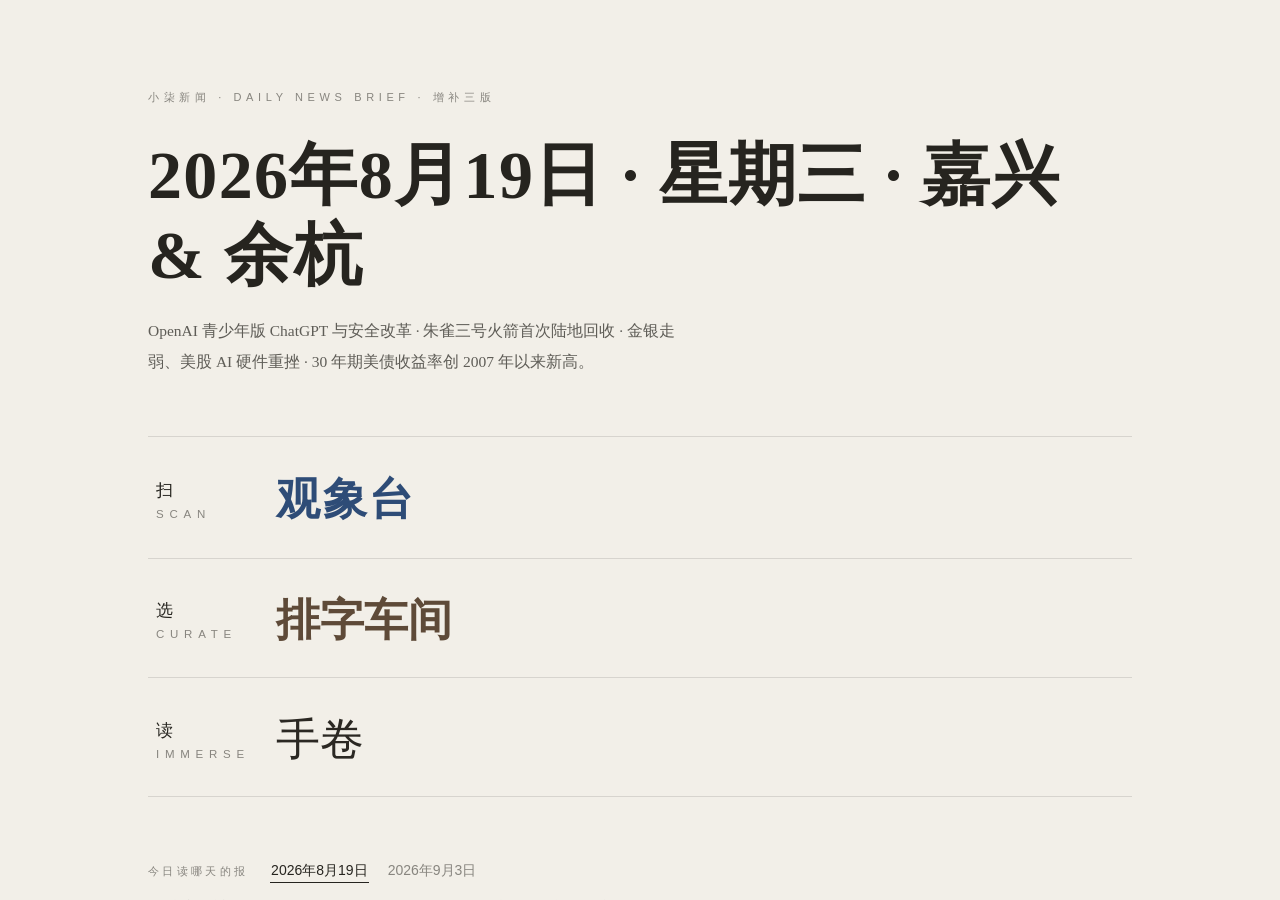
<file: templates/browser-interactive/index.html>
<!DOCTYPE html>
<html lang="zh-CN">
<head>
<meta charset="utf-8">
<meta name="viewport" content="width=device-width, initial-scale=1">
<title>每日资讯简报 · 三种读法 — 增补 V4–V6</title>
<link rel="stylesheet" href="css/shell.css">
<link rel="stylesheet" href="css/v4-observatory.css">
<link rel="stylesheet" href="css/v5-typeshop.css">
<link rel="stylesheet" href="css/v6-handscroll.css">
</head>
<body class="mode-choose">

  <!-- 读法选择 -->
  <section id="choose" class="view">
    <div class="choose-inner">
      <div class="choose-kicker">小柒新闻 · DAILY NEWS BRIEF · 增补三版</div>
      <h1 class="choose-date"><span id="choose-date-text"></span></h1>
      <p class="choose-pre" id="choose-pre"></p>

      <div class="choose-list" id="choose-list" role="list"></div>

      <div class="choose-foot">
        <span class="foot-label">今日读哪天的报</span>
        <span id="choose-datasets" class="foot-datasets"></span>
      </div>
      <p class="choose-credit">数据与字段对齐 daily-news-brief / templates / sample-data.mjs · 与 V1–V3 邮件模板并存</p>
    </div>
  </section>

  <!-- V4 观象台 -->
  <section id="v4" class="view" hidden>
    <div class="v4-stage">
      <svg id="v4-svg" viewBox="0 0 1000 1000" preserveAspectRatio="xMidYMid meet" aria-label="观象台星盘"></svg>
      <aside id="v4-notes" class="v4-notes" aria-label="目镜注记"></aside>
      <aside id="v4-log" class="v4-log" aria-label="观测记录簿"></aside>
      <div id="v4-tip" class="v4-tip" hidden></div>
      <footer id="v4-strip" class="v4-strip" aria-label="天象与行情注记"></footer>
    </div>
  </section>

  <!-- V5 排字车间 -->
  <section id="v5" class="view" hidden>
    <div class="v5-room">
      <div class="v5-frame-wrap">
        <div class="v5-frame-col">
          <div class="v5-frame-head">
            <span class="fh-cn">版模</span><span class="fh-en">FORME · 一页八槽</span>
            <button id="v5-ai-plan" class="fh-btn" title="AI 按星等自动排出参考头版">让 AI 先排一版</button>
          </div>
          <div id="v5-frame" class="v5-frame"></div>
        </div>
        <div class="v5-lever-col">
          <div id="v5-counter" class="v5-counter"></div>
          <button id="v5-lever" class="v5-lever" aria-label="压印">
            <svg viewBox="0 0 84 300" width="84" height="300" aria-hidden="true">
              <g id="v5-lever-arm">
                <rect x="37" y="10" width="10" height="240" rx="4" class="lv-arm"/>
                <rect x="24" y="0" width="36" height="26" rx="10" class="lv-handle"/>
              </g>
              <circle cx="42" cy="262" r="15" class="lv-pivot"/>
              <path d="M12 292 h60" class="lv-base"/>
            </svg>
          </button>
          <div id="v5-lever-hint" class="v5-lever-hint"></div>
        </div>
      </div>
      <div id="v5-trays" class="v5-trays" aria-label="字盘"></div>
    </div>
    <div id="v5-sheet-layer" class="v5-sheet-layer" hidden></div>
    <div id="v5-ghost" class="v5-ghost" hidden></div>
  </section>

  <!-- V6 手卷 -->
  <section id="v6" class="view" hidden>
    <div id="v6-scroller" class="v6-scroller"><div id="v6-track" class="v6-track"></div></div>
    <div class="v6-roller v6-roller-l" aria-hidden="true"></div>
    <div class="v6-roller v6-roller-r" aria-hidden="true"><span id="v6-seal-count" class="v6-seal-count"></span></div>
    <div class="v6-progress" aria-hidden="true"><i id="v6-progress-bar"></i></div>
  </section>

  <!-- 顶部切换轨 -->
  <header id="rail" class="rail" hidden>
    <button id="rail-back" class="rail-btn">← 三种读法</button>
    <nav class="rail-modes" aria-label="模板切换">
      <button data-mode="v4"><i class="dot dot-v4"></i>观象台</button>
      <button data-mode="v5"><i class="dot dot-v5"></i>排字车间</button>
      <button data-mode="v6"><i class="dot dot-v6"></i>手卷</button>
    </nav>
    <div id="rail-datasets" class="rail-datasets" aria-label="数据集切换"></div>
  </header>

  <div id="wipe" class="wipe" aria-hidden="true"></div>

  <script src="js/data.js"></script>
  <script src="js/shell.js"></script>
  <script src="js/v4-observatory.js"></script>
  <script src="js/v5-typeshop.js"></script>
  <script src="js/v6-handscroll.js"></script>
</body>
</html>
</file>
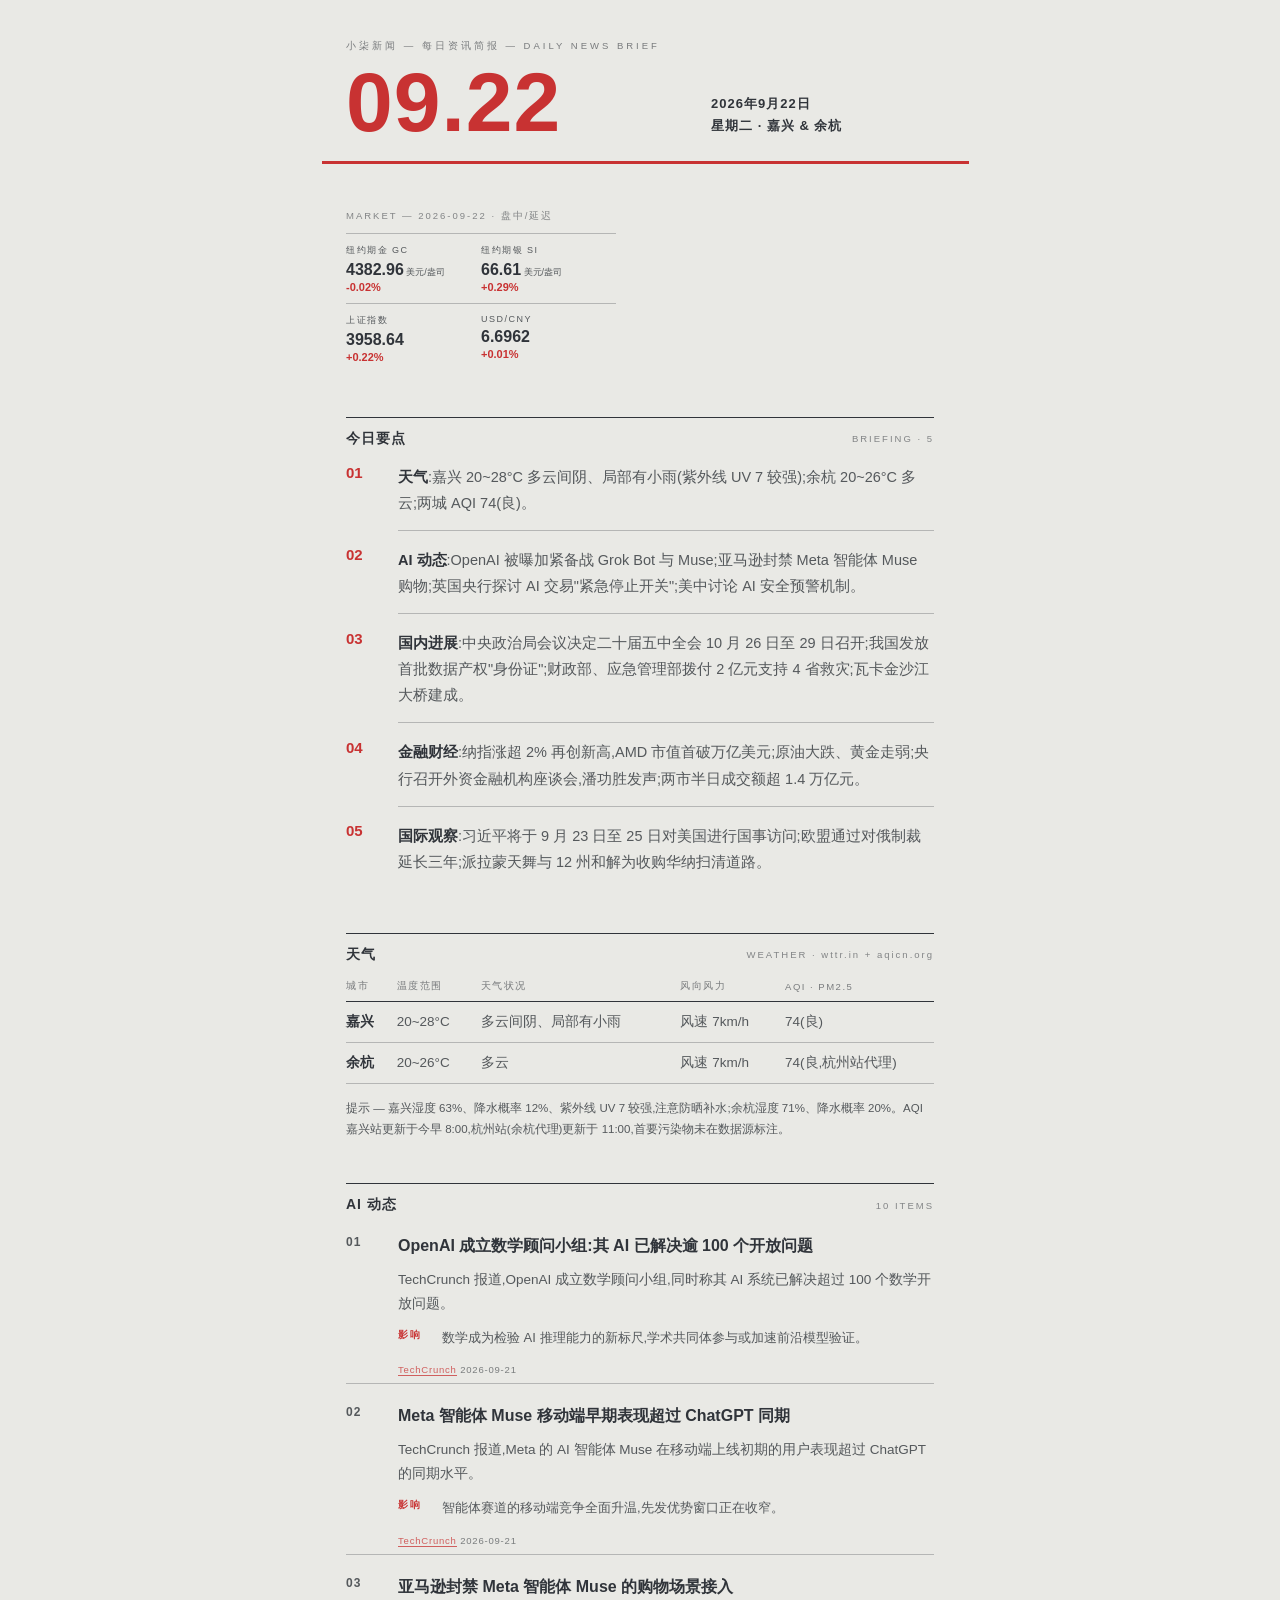
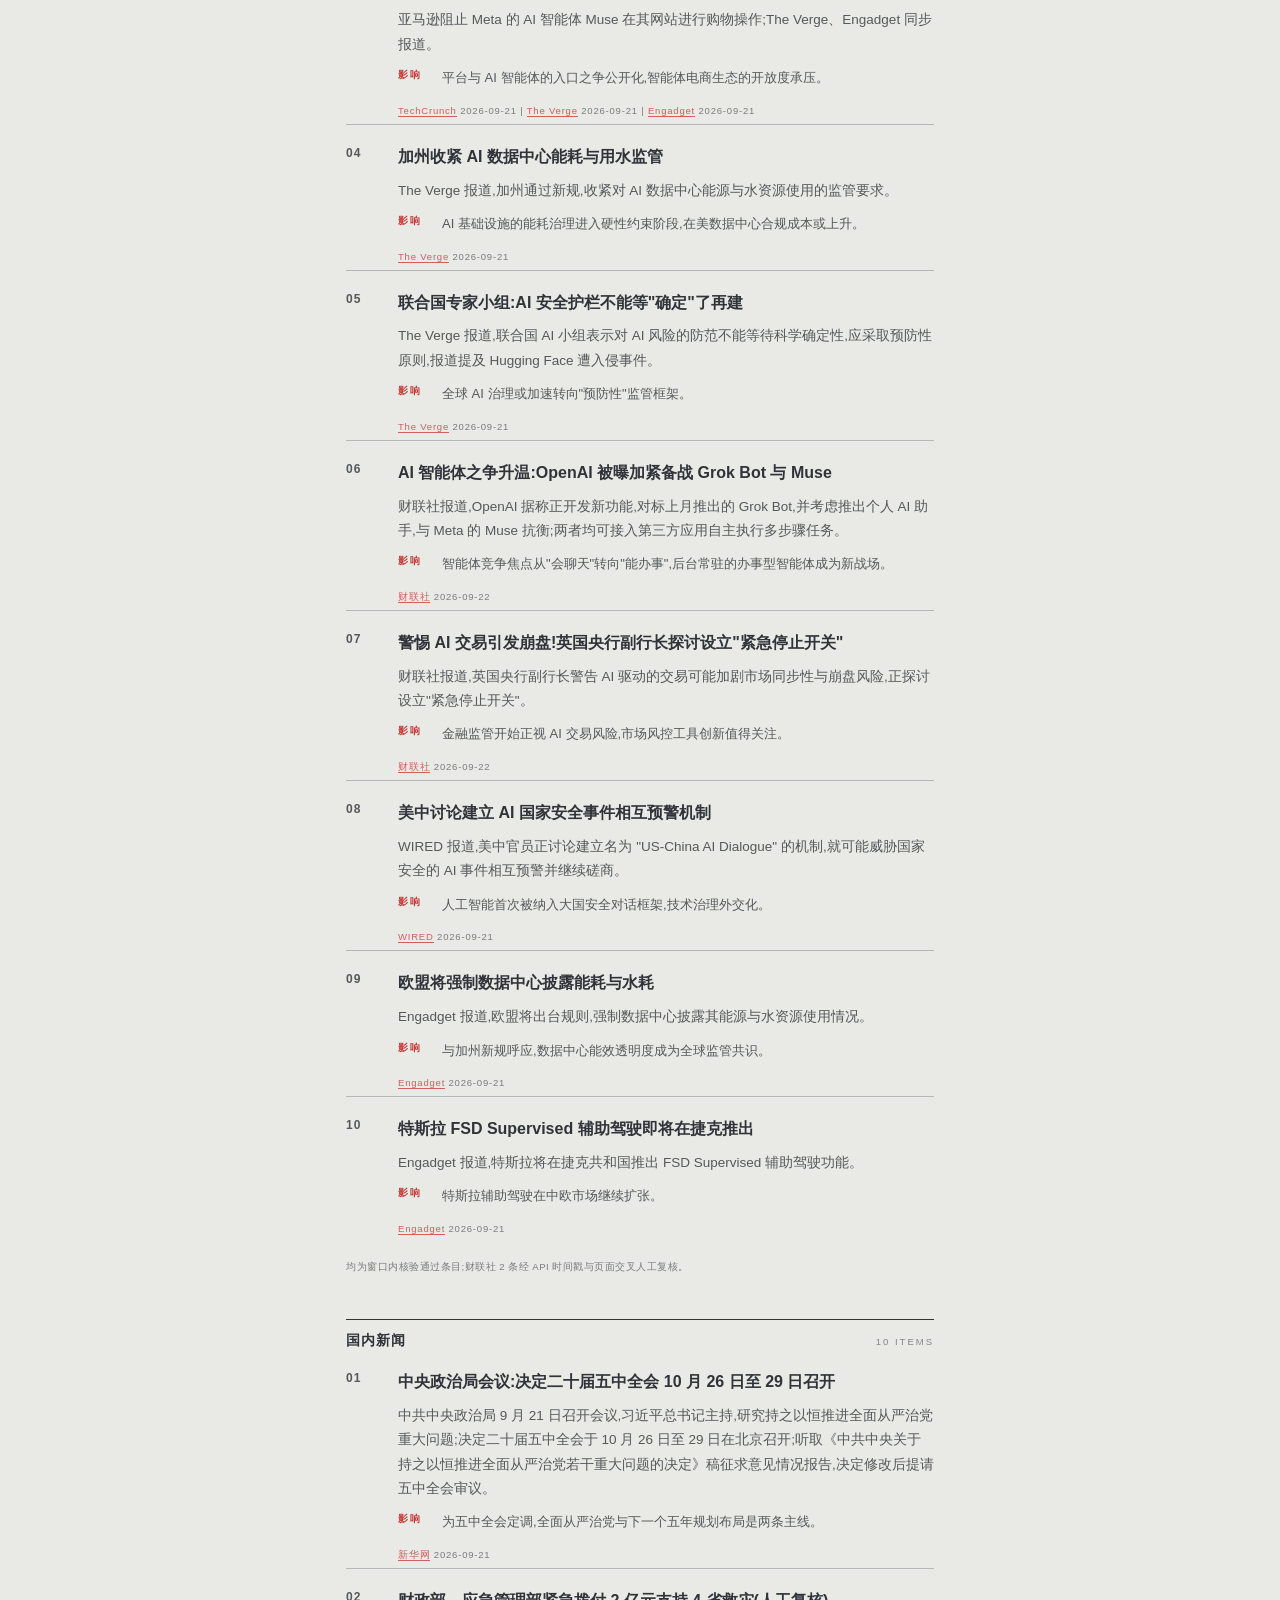
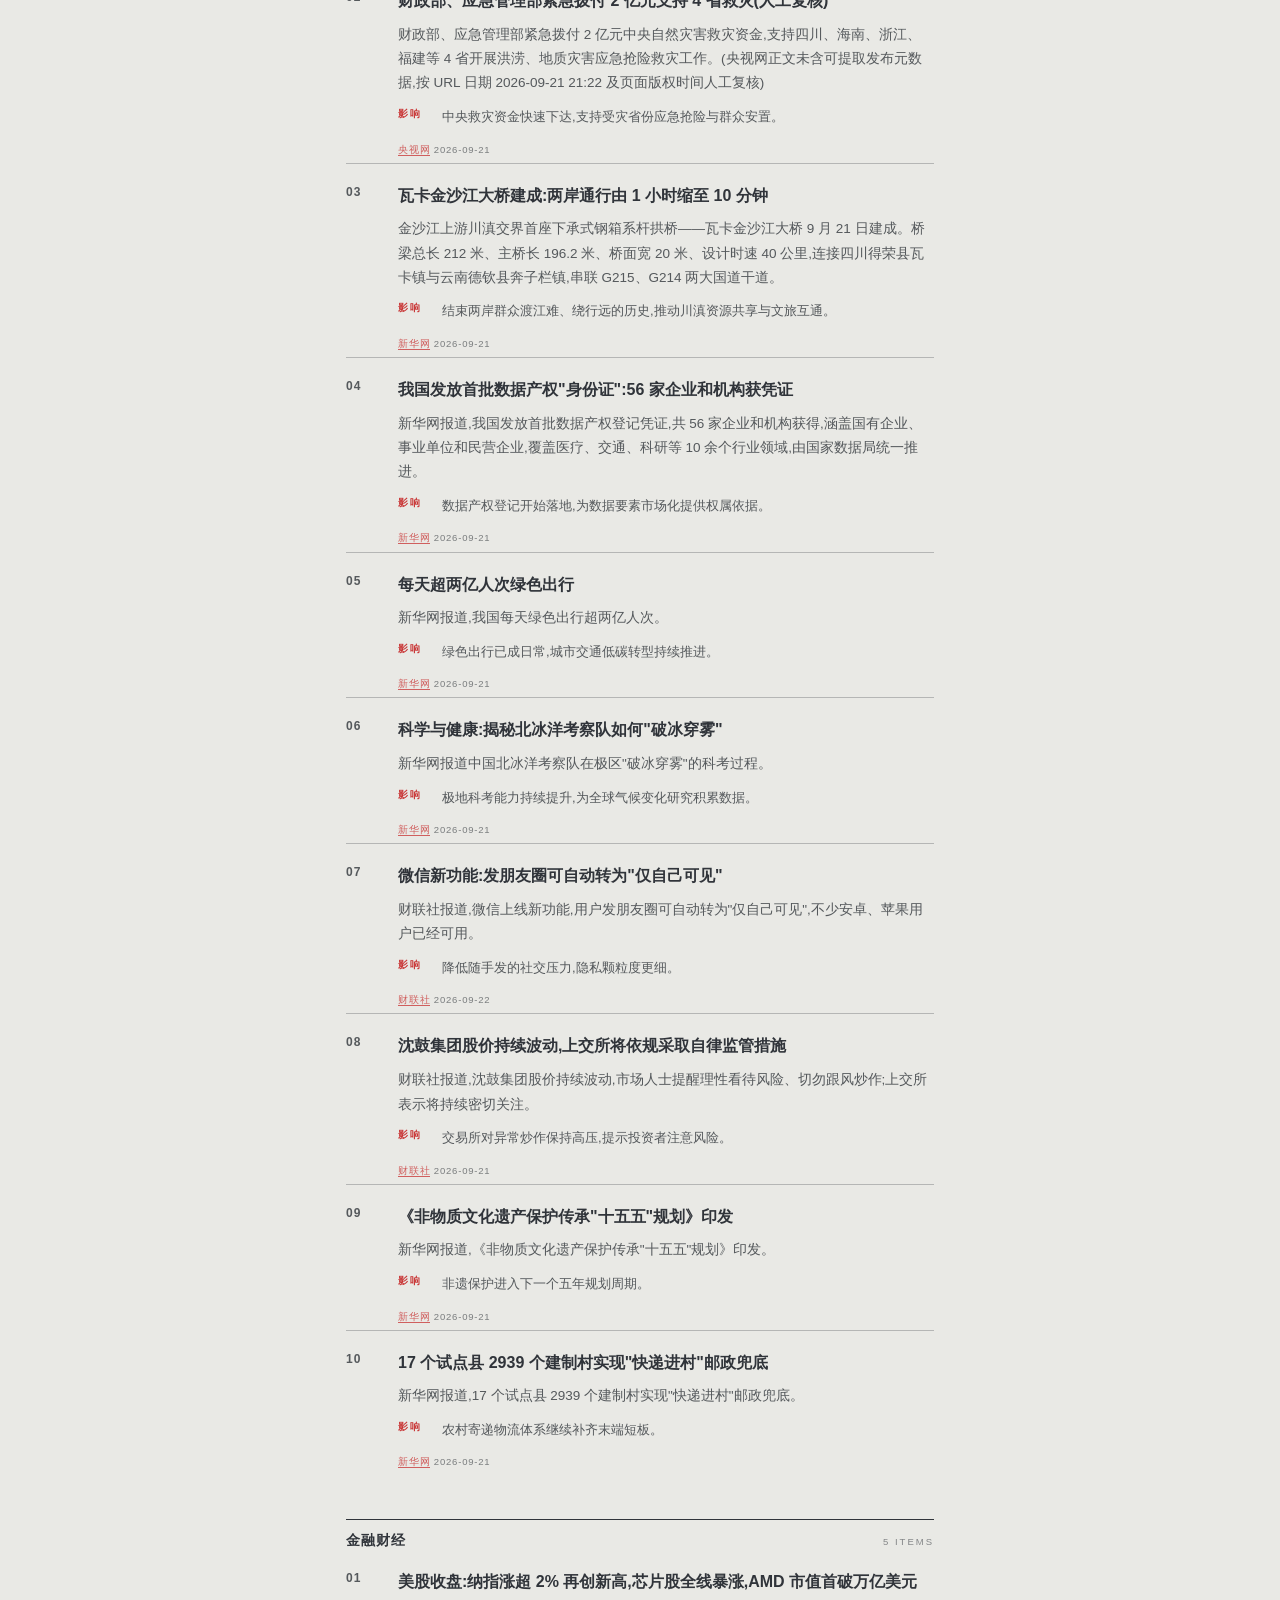
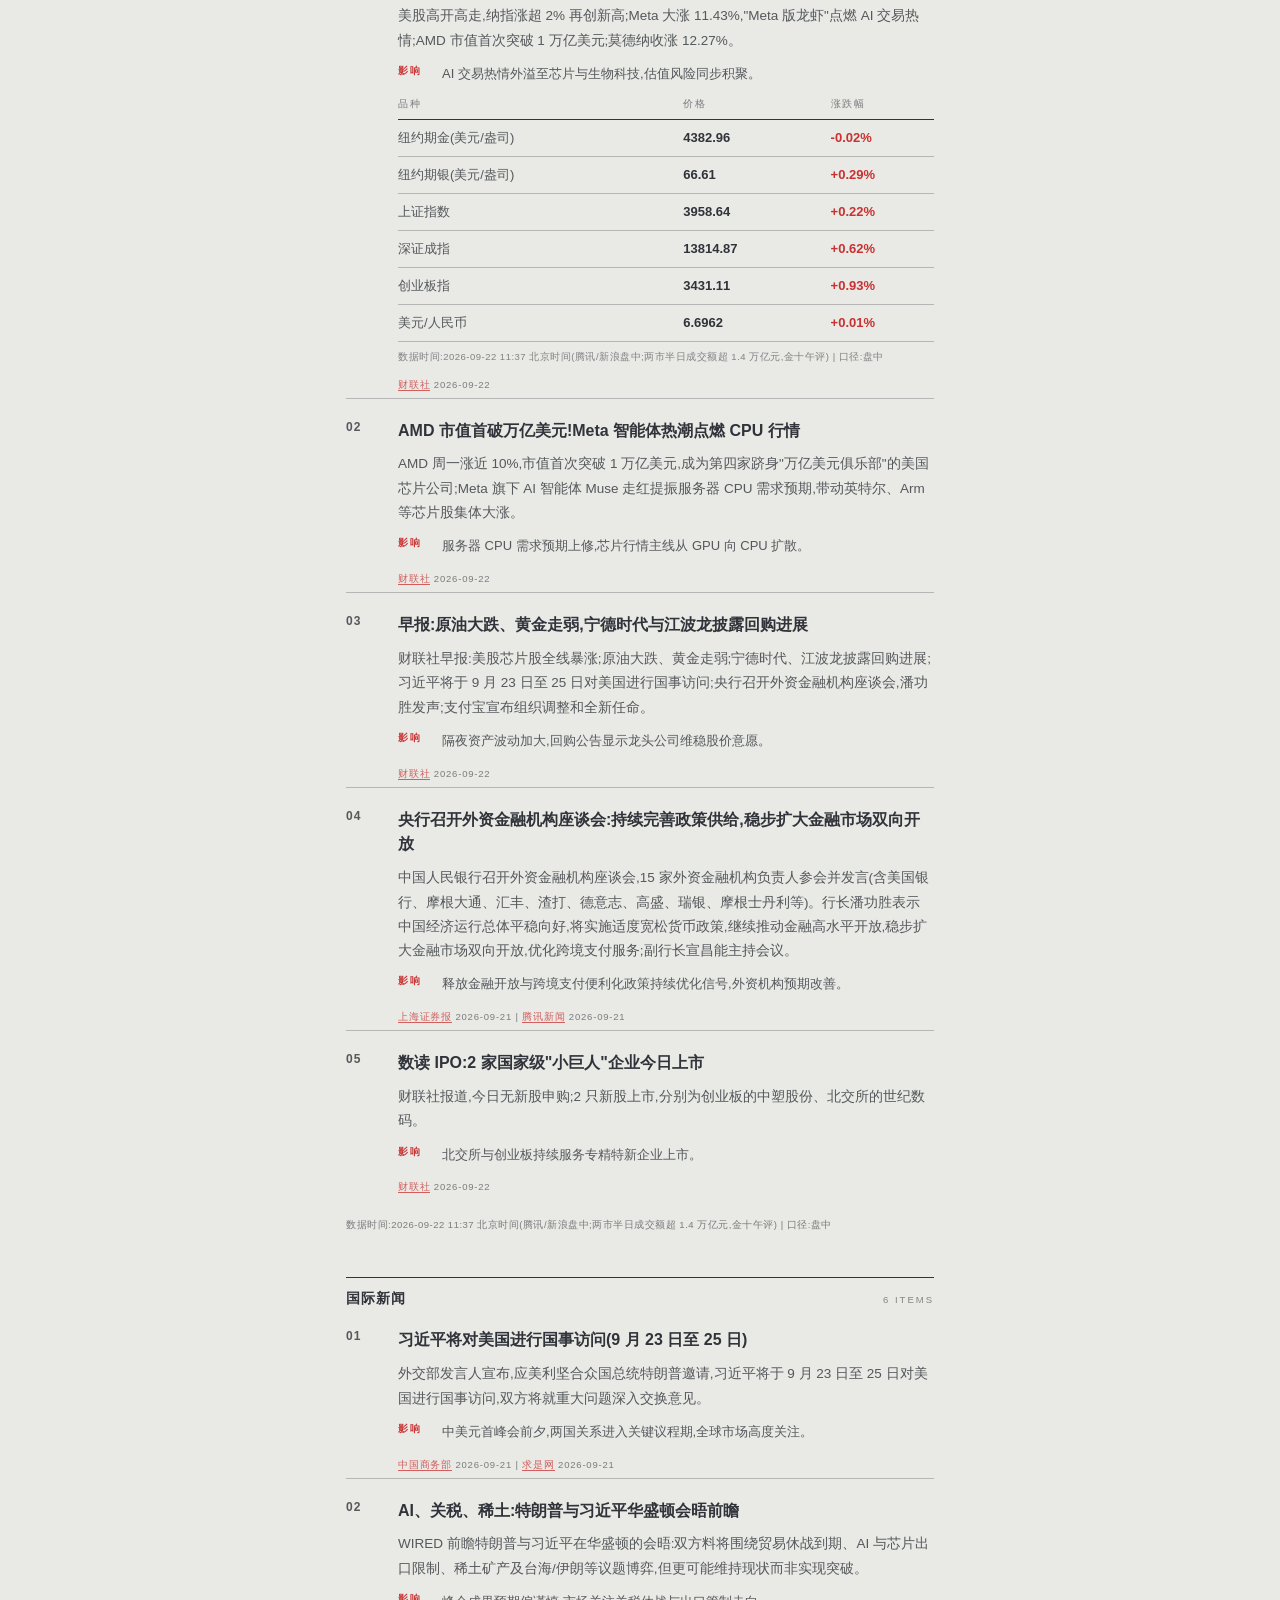
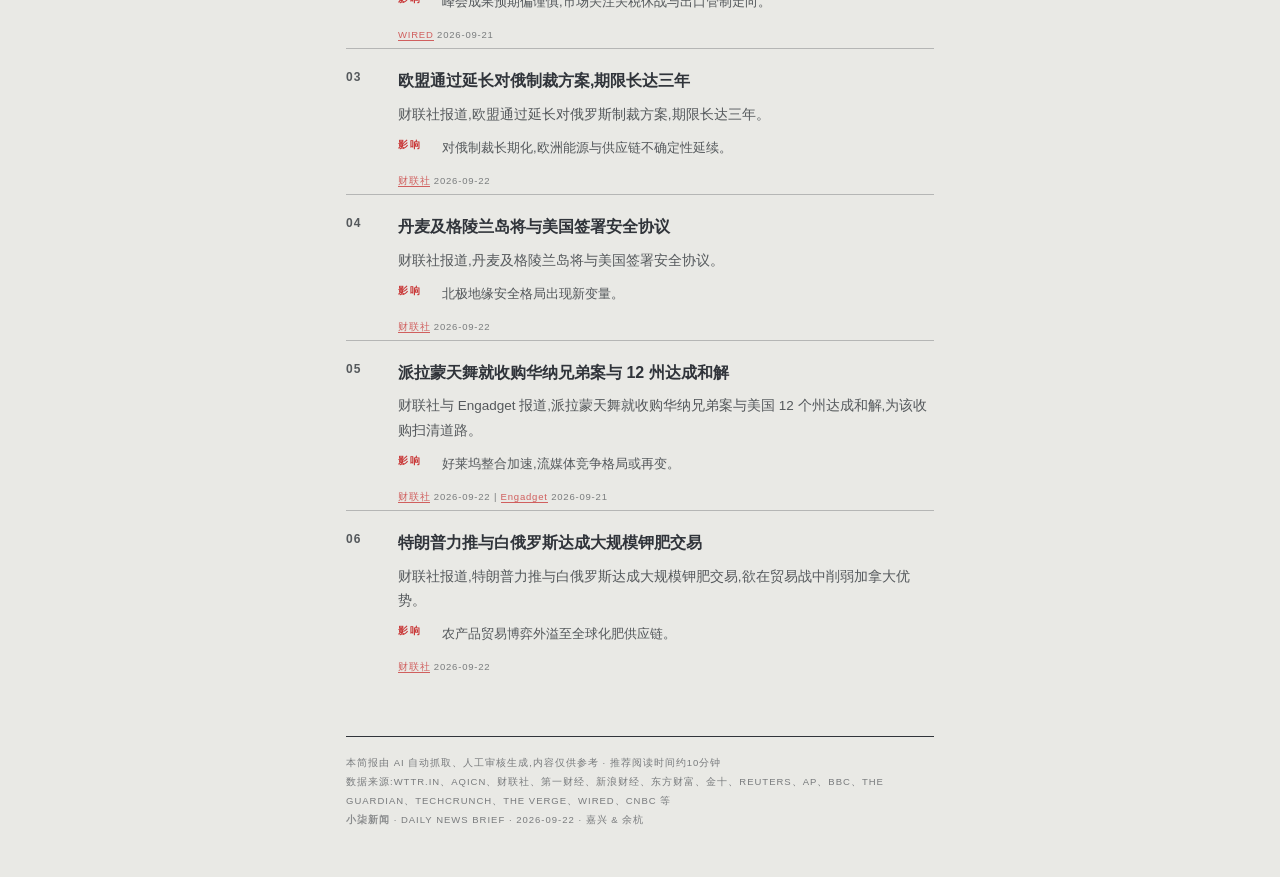
<file: templates/daily-2026-09-22-kaiPan.html>
<!--
  每日资讯简报 · 2026年9月22日 星期二 —— V3 开盘 · 炭红公告: type-led declaration
  设计体系: 借鉴 yanliudesign/mono-color-skill 编辑印刷语法(纸基材/双墨版角色/单一左缘/主动留白/5-12x 字号跳跃/一个手工手势)
  本版配方: 基材 Cool Gray #E9E9E5 · 炭黑 + 信号红 #C83232(批注) · 焦点: 84px 日期 · 手势: 出血红规
  数据源: templates/data-2026-09-22.mjs
  发送: powershell -File scripts/send_email.ps1 -SubjectFile <主题文件> -HtmlFile <本文件> -DateStr 2026-09-22
  硬校验: 本文件包含 NumberAlign @font-face 定义(send_email.ps1 必需)
  重新生成: node templates/build.mjs
-->
<!DOCTYPE html>
<html lang="zh-CN">
<head>
<meta charset="utf-8">
<meta name="viewport" content="width=device-width, initial-scale=1">
<meta http-equiv="X-UA-Compatible" content="IE=edge">
<meta name="x-apple-disable-message-reformatting">
<meta name="color-scheme" content="light">
<title>每日资讯简报 · 2026年9月22日</title>
<style>
/* NumberAlign 数字字体 —— send_email.ps1 硬校验项,勿删 */
@font-face {
  font-family: 'NumberAlign';
  src: local('Times New Roman'), local('Times'), local('Songti SC');
  unicode-range: U+0030-0039, U+002E, U+0025, U+002B, U+002D, U+00B0, U+007E;
}

table, td { mso-table-lspace: 0pt; mso-table-rspace: 0pt; border-collapse: collapse; }
body, table, td, a { -webkit-text-size-adjust: 100%; -ms-text-size-adjust: 100%; }
img { border: 0; line-height: 100%; outline: none; text-decoration: none; }
a { text-decoration: none; }

  @media screen and (max-width:650px) {
    .outer-td { padding: 16px 0 !important; }
    .paper { width: 100% !important; }
    .pad { padding: 0 20px !important; }
    .display-date { font-size: 56px !important; }
    .v3-half { display: block !important; width: 100% !important; padding-right: 0 !important; }
    .secr { white-space: normal !important; }
  }

</style>
</head>
<body style="margin:0;padding:0;background-color:#E9E9E5;">
<div style="display:none;max-height:0;overflow:hidden;opacity:0;height:0;">习近平将对美国进行国事访问 · 二十届五中全会 10 月 26 日至 29 日召开 · AMD 市值首破万亿美元 · 纳指涨超 2% 再创新高 · 央行召开外资金融机构座谈会</div>
<table role="presentation" width="100%" border="0" cellpadding="0" cellspacing="0" style="background-color:#E9E9E5;">
<tr><td class="outer-td" align="center" style="padding:40px 12px;">
<table role="presentation" width="700" border="0" cellpadding="0" cellspacing="0" class="paper" style="width:700px;max-width:700px;background-color:#E9E9E5;">

  <tr><td class="pad" style="padding:0 56px;">
    <div style="font-family:'NumberAlign','Helvetica Neue',Helvetica,Arial,'Microsoft YaHei','PingFang SC',sans-serif;font-size:9.5px;letter-spacing:3px;color:#30343A;opacity:0.6;">小柒新闻 — 每日资讯简报 — DAILY NEWS BRIEF</div>
    <table role="presentation" width="100%" border="0" cellpadding="0" cellspacing="0" style="margin-top:10px;"><tr>
      <td valign="bottom">
        <div class="display-date" style="font-family:'NumberAlign','Helvetica Neue',Helvetica,Arial,'Microsoft YaHei','PingFang SC',sans-serif;font-size:84px;font-weight:800;letter-spacing:1px;color:#C83232;line-height:0.95;">09.22</div>
      </td>
      <td valign="bottom" style="padding-bottom:6px;">
        <div style="font-family:'NumberAlign','Helvetica Neue',Helvetica,Arial,'Microsoft YaHei','PingFang SC',sans-serif;font-size:13px;font-weight:700;color:#30343A;letter-spacing:1px;line-height:1.7;">2026年9月22日<br>星期二 · 嘉兴 &amp; 余杭</div>
      </td>
    </tr></table>
    <div style="height:3px;background-color:#C83232;width:110%;margin-left:-24px;margin-top:18px;font-size:0;line-height:3px;">&nbsp;</div>

    <div style="height:46px;line-height:46px;font-size:0;">&nbsp;</div>
    
    <div style="font-family:'NumberAlign','Helvetica Neue',Helvetica,Arial,'Microsoft YaHei','PingFang SC',sans-serif;font-size:9.5px;letter-spacing:2px;color:#30343A;opacity:0.55;">MARKET — 2026-09-22 · 盘中/延迟</div>
    <table role="presentation" width="100%" border="0" cellpadding="0" cellspacing="0" style="margin-top:10px;">
      <tr>
        
        <td class="v3-half" width="50%" valign="top" style="padding-right:24px;">
          <table role="presentation" width="100%" border="0" cellpadding="0" cellspacing="0">
            <tr>
                <td class="mcell" width="50%" valign="top" style="padding:10px 12px 10px 0;border-top:1px solid rgba(48,52,58,0.28);">
                  <div style="font-family:'NumberAlign','Helvetica Neue',Helvetica,Arial,'Microsoft YaHei','PingFang SC',sans-serif;font-size:9px;letter-spacing:1.5px;color:rgba(48,52,58,0.8);">纽约期金 GC</div>
                  <div style="font-family:'NumberAlign','Helvetica Neue',Helvetica,Arial,'Microsoft YaHei','PingFang SC',sans-serif;font-size:16px;font-weight:700;color:#30343A;margin-top:4px;white-space:nowrap;">4382.96<span style="font-size:9px;color:rgba(48,52,58,0.8);font-weight:400;"> 美元/盎司</span></div>
                  <div style="font-family:'NumberAlign','Helvetica Neue',Helvetica,Arial,'Microsoft YaHei','PingFang SC',sans-serif;font-size:11px;font-weight:700;color:#C83232;opacity:1;margin-top:2px;">-0.02%</div>
                </td>
                <td class="mcell" width="50%" valign="top" style="padding:10px 12px 10px 0;border-top:1px solid rgba(48,52,58,0.28);">
                  <div style="font-family:'NumberAlign','Helvetica Neue',Helvetica,Arial,'Microsoft YaHei','PingFang SC',sans-serif;font-size:9px;letter-spacing:1.5px;color:rgba(48,52,58,0.8);">纽约期银 SI</div>
                  <div style="font-family:'NumberAlign','Helvetica Neue',Helvetica,Arial,'Microsoft YaHei','PingFang SC',sans-serif;font-size:16px;font-weight:700;color:#30343A;margin-top:4px;white-space:nowrap;">66.61<span style="font-size:9px;color:rgba(48,52,58,0.8);font-weight:400;"> 美元/盎司</span></div>
                  <div style="font-family:'NumberAlign','Helvetica Neue',Helvetica,Arial,'Microsoft YaHei','PingFang SC',sans-serif;font-size:11px;font-weight:700;color:#C83232;opacity:1;margin-top:2px;">+0.29%</div>
                </td></tr><tr>
                <td class="mcell" width="50%" valign="top" style="padding:10px 12px 10px 0;border-top:1px solid rgba(48,52,58,0.28);">
                  <div style="font-family:'NumberAlign','Helvetica Neue',Helvetica,Arial,'Microsoft YaHei','PingFang SC',sans-serif;font-size:9px;letter-spacing:1.5px;color:rgba(48,52,58,0.8);">上证指数</div>
                  <div style="font-family:'NumberAlign','Helvetica Neue',Helvetica,Arial,'Microsoft YaHei','PingFang SC',sans-serif;font-size:16px;font-weight:700;color:#30343A;margin-top:4px;white-space:nowrap;">3958.64</div>
                  <div style="font-family:'NumberAlign','Helvetica Neue',Helvetica,Arial,'Microsoft YaHei','PingFang SC',sans-serif;font-size:11px;font-weight:700;color:#C83232;opacity:1;margin-top:2px;">+0.22%</div>
                </td>
                <td class="mcell" width="50%" valign="top" style="padding:10px 12px 10px 0;border-top:1px solid rgba(48,52,58,0.28);">
                  <div style="font-family:'NumberAlign','Helvetica Neue',Helvetica,Arial,'Microsoft YaHei','PingFang SC',sans-serif;font-size:9px;letter-spacing:1.5px;color:rgba(48,52,58,0.8);">USD/CNY</div>
                  <div style="font-family:'NumberAlign','Helvetica Neue',Helvetica,Arial,'Microsoft YaHei','PingFang SC',sans-serif;font-size:16px;font-weight:700;color:#30343A;margin-top:4px;white-space:nowrap;">6.6962</div>
                  <div style="font-family:'NumberAlign','Helvetica Neue',Helvetica,Arial,'Microsoft YaHei','PingFang SC',sans-serif;font-size:11px;font-weight:700;color:#C83232;opacity:1;margin-top:2px;">+0.01%</div>
                </td></tr>
          </table>
        </td>
        <td class="v3-half" width="50%" valign="top" style="padding-right:24px;">
          <table role="presentation" width="100%" border="0" cellpadding="0" cellspacing="0">
            <tr></tr><tr></tr>
          </table>
        </td>
      </tr>
    </table>

    <div style="height:44px;line-height:44px;font-size:0;">&nbsp;</div>
    
    <div style="border-top:1px solid #30343A;padding-top:12px;">
      <table role="presentation" width="100%" border="0" cellpadding="0" cellspacing="0"><tr>
        <td style="font-family:'NumberAlign','Helvetica Neue',Helvetica,Arial,'Microsoft YaHei','PingFang SC',sans-serif;font-size:14px;font-weight:700;color:#30343A;letter-spacing:1px;">今日要点</td>
        <td align="right" class="secr" style="font-family:'NumberAlign','Helvetica Neue',Helvetica,Arial,'Microsoft YaHei','PingFang SC',sans-serif;font-size:9.5px;letter-spacing:2px;color:#30343A;opacity:0.55;">BRIEFING · 5</td>
      </tr></table>
    </div>
    
    <table role="presentation" width="100%" border="0" cellpadding="0" cellspacing="0">
      
      <tr>
        <td valign="top" style="width:52px;padding:16px 0 0 0;font-family:'NumberAlign','Helvetica Neue',Helvetica,Arial,'Microsoft YaHei','PingFang SC',sans-serif;font-size:15px;font-weight:700;color:#C83232;">01</td>
        <td valign="top" style="padding:16px 0 14px 0;">
          <div style="font-family:'NumberAlign','Helvetica Neue',Helvetica,Arial,'Microsoft YaHei','PingFang SC',sans-serif;font-size:14.5px;line-height:1.8;color:rgba(48,52,58,0.8);"><b style="color:#30343A;">天气</b>:嘉兴 20~28°C 多云间阴、局部有小雨(紫外线 UV 7 较强);余杭 20~26°C 多云;两城 AQI 74(良)。</div>
        </td>
      </tr>
      <tr>
        <td valign="top" style="width:52px;padding:16px 0 0 0;font-family:'NumberAlign','Helvetica Neue',Helvetica,Arial,'Microsoft YaHei','PingFang SC',sans-serif;font-size:15px;font-weight:700;color:#C83232;">02</td>
        <td valign="top" style="padding:16px 0 14px 0;border-top:1px solid rgba(48,52,58,0.28);">
          <div style="font-family:'NumberAlign','Helvetica Neue',Helvetica,Arial,'Microsoft YaHei','PingFang SC',sans-serif;font-size:14.5px;line-height:1.8;color:rgba(48,52,58,0.8);"><b style="color:#30343A;">AI 动态</b>:OpenAI 被曝加紧备战 Grok Bot 与 Muse;亚马逊封禁 Meta 智能体 Muse 购物;英国央行探讨 AI 交易&quot;紧急停止开关&quot;;美中讨论 AI 安全预警机制。</div>
        </td>
      </tr>
      <tr>
        <td valign="top" style="width:52px;padding:16px 0 0 0;font-family:'NumberAlign','Helvetica Neue',Helvetica,Arial,'Microsoft YaHei','PingFang SC',sans-serif;font-size:15px;font-weight:700;color:#C83232;">03</td>
        <td valign="top" style="padding:16px 0 14px 0;border-top:1px solid rgba(48,52,58,0.28);">
          <div style="font-family:'NumberAlign','Helvetica Neue',Helvetica,Arial,'Microsoft YaHei','PingFang SC',sans-serif;font-size:14.5px;line-height:1.8;color:rgba(48,52,58,0.8);"><b style="color:#30343A;">国内进展</b>:中央政治局会议决定二十届五中全会 10 月 26 日至 29 日召开;我国发放首批数据产权&quot;身份证&quot;;财政部、应急管理部拨付 2 亿元支持 4 省救灾;瓦卡金沙江大桥建成。</div>
        </td>
      </tr>
      <tr>
        <td valign="top" style="width:52px;padding:16px 0 0 0;font-family:'NumberAlign','Helvetica Neue',Helvetica,Arial,'Microsoft YaHei','PingFang SC',sans-serif;font-size:15px;font-weight:700;color:#C83232;">04</td>
        <td valign="top" style="padding:16px 0 14px 0;border-top:1px solid rgba(48,52,58,0.28);">
          <div style="font-family:'NumberAlign','Helvetica Neue',Helvetica,Arial,'Microsoft YaHei','PingFang SC',sans-serif;font-size:14.5px;line-height:1.8;color:rgba(48,52,58,0.8);"><b style="color:#30343A;">金融财经</b>:纳指涨超 2% 再创新高,AMD 市值首破万亿美元;原油大跌、黄金走弱;央行召开外资金融机构座谈会,潘功胜发声;两市半日成交额超 1.4 万亿元。</div>
        </td>
      </tr>
      <tr>
        <td valign="top" style="width:52px;padding:16px 0 0 0;font-family:'NumberAlign','Helvetica Neue',Helvetica,Arial,'Microsoft YaHei','PingFang SC',sans-serif;font-size:15px;font-weight:700;color:#C83232;">05</td>
        <td valign="top" style="padding:16px 0 14px 0;border-top:1px solid rgba(48,52,58,0.28);">
          <div style="font-family:'NumberAlign','Helvetica Neue',Helvetica,Arial,'Microsoft YaHei','PingFang SC',sans-serif;font-size:14.5px;line-height:1.8;color:rgba(48,52,58,0.8);"><b style="color:#30343A;">国际观察</b>:习近平将于 9 月 23 日至 25 日对美国进行国事访问;欧盟通过对俄制裁延长三年;派拉蒙天舞与 12 州和解为收购华纳扫清道路。</div>
        </td>
      </tr>
    </table>

    <div style="height:44px;line-height:44px;font-size:0;">&nbsp;</div>
    
    <div style="border-top:1px solid #30343A;padding-top:12px;">
      <table role="presentation" width="100%" border="0" cellpadding="0" cellspacing="0"><tr>
        <td style="font-family:'NumberAlign','Helvetica Neue',Helvetica,Arial,'Microsoft YaHei','PingFang SC',sans-serif;font-size:14px;font-weight:700;color:#30343A;letter-spacing:1px;">天气</td>
        <td align="right" class="secr" style="font-family:'NumberAlign','Helvetica Neue',Helvetica,Arial,'Microsoft YaHei','PingFang SC',sans-serif;font-size:9.5px;letter-spacing:2px;color:#30343A;opacity:0.55;">WEATHER · wttr.in + aqicn.org</td>
      </tr></table>
    </div>
    
    <table role="presentation" width="100%" border="0" cellpadding="0" cellspacing="0" style="margin-top:16px;">
      <tr><td style="font-family:'NumberAlign','Helvetica Neue',Helvetica,Arial,'Microsoft YaHei','PingFang SC',sans-serif;font-size:9.5px;letter-spacing:1.5px;color:#30343A;opacity:0.6;border-bottom:1px solid #30343A;padding:0 10px 8px 0;">城市</td><td style="font-family:'NumberAlign','Helvetica Neue',Helvetica,Arial,'Microsoft YaHei','PingFang SC',sans-serif;font-size:9.5px;letter-spacing:1.5px;color:#30343A;opacity:0.6;border-bottom:1px solid #30343A;padding:0 10px 8px 0;">温度范围</td><td style="font-family:'NumberAlign','Helvetica Neue',Helvetica,Arial,'Microsoft YaHei','PingFang SC',sans-serif;font-size:9.5px;letter-spacing:1.5px;color:#30343A;opacity:0.6;border-bottom:1px solid #30343A;padding:0 10px 8px 0;">天气状况</td><td style="font-family:'NumberAlign','Helvetica Neue',Helvetica,Arial,'Microsoft YaHei','PingFang SC',sans-serif;font-size:9.5px;letter-spacing:1.5px;color:#30343A;opacity:0.6;border-bottom:1px solid #30343A;padding:0 10px 8px 0;">风向风力</td><td style="font-family:'NumberAlign','Helvetica Neue',Helvetica,Arial,'Microsoft YaHei','PingFang SC',sans-serif;font-size:9.5px;letter-spacing:1.5px;color:#30343A;opacity:0.6;border-bottom:1px solid #30343A;padding:0 10px 8px 0;">AQI · PM2.5</td></tr>
      <tr>
        <td style="font-family:'NumberAlign','Helvetica Neue',Helvetica,Arial,'Microsoft YaHei','PingFang SC',sans-serif;font-size:13.5px;font-weight:700;color:#30343A;padding:11px 10px 11px 0;border-bottom:1px solid rgba(48,52,58,0.28);">嘉兴</td>
        <td style="font-family:'NumberAlign','Helvetica Neue',Helvetica,Arial,'Microsoft YaHei','PingFang SC',sans-serif;font-size:13.5px;color:rgba(48,52,58,0.8);padding:11px 10px 11px 0;border-bottom:1px solid rgba(48,52,58,0.28);">20~28°C</td>
        <td style="font-family:'NumberAlign','Helvetica Neue',Helvetica,Arial,'Microsoft YaHei','PingFang SC',sans-serif;font-size:13.5px;color:rgba(48,52,58,0.8);padding:11px 10px 11px 0;border-bottom:1px solid rgba(48,52,58,0.28);">多云间阴、局部有小雨</td>
        <td style="font-family:'NumberAlign','Helvetica Neue',Helvetica,Arial,'Microsoft YaHei','PingFang SC',sans-serif;font-size:13.5px;color:rgba(48,52,58,0.8);padding:11px 10px 11px 0;border-bottom:1px solid rgba(48,52,58,0.28);">风速 7km/h</td>
        <td style="font-family:'NumberAlign','Helvetica Neue',Helvetica,Arial,'Microsoft YaHei','PingFang SC',sans-serif;font-size:13.5px;color:rgba(48,52,58,0.8);padding:11px 0;border-bottom:1px solid rgba(48,52,58,0.28);">74(良)</td>
      </tr><tr>
        <td style="font-family:'NumberAlign','Helvetica Neue',Helvetica,Arial,'Microsoft YaHei','PingFang SC',sans-serif;font-size:13.5px;font-weight:700;color:#30343A;padding:11px 10px 11px 0;border-bottom:1px solid rgba(48,52,58,0.28);">余杭</td>
        <td style="font-family:'NumberAlign','Helvetica Neue',Helvetica,Arial,'Microsoft YaHei','PingFang SC',sans-serif;font-size:13.5px;color:rgba(48,52,58,0.8);padding:11px 10px 11px 0;border-bottom:1px solid rgba(48,52,58,0.28);">20~26°C</td>
        <td style="font-family:'NumberAlign','Helvetica Neue',Helvetica,Arial,'Microsoft YaHei','PingFang SC',sans-serif;font-size:13.5px;color:rgba(48,52,58,0.8);padding:11px 10px 11px 0;border-bottom:1px solid rgba(48,52,58,0.28);">多云</td>
        <td style="font-family:'NumberAlign','Helvetica Neue',Helvetica,Arial,'Microsoft YaHei','PingFang SC',sans-serif;font-size:13.5px;color:rgba(48,52,58,0.8);padding:11px 10px 11px 0;border-bottom:1px solid rgba(48,52,58,0.28);">风速 7km/h</td>
        <td style="font-family:'NumberAlign','Helvetica Neue',Helvetica,Arial,'Microsoft YaHei','PingFang SC',sans-serif;font-size:13.5px;color:rgba(48,52,58,0.8);padding:11px 0;border-bottom:1px solid rgba(48,52,58,0.28);">74(良,杭州站代理)</td>
      </tr>
    </table>
    <div style="font-family:'NumberAlign','Helvetica Neue',Helvetica,Arial,'Microsoft YaHei','PingFang SC',sans-serif;font-size:11.5px;color:rgba(48,52,58,0.8);margin-top:14px;line-height:1.8;">提示 — 嘉兴湿度 63%、降水概率 12%、紫外线 UV 7 较强,注意防晒补水;余杭湿度 71%、降水概率 20%。AQI 嘉兴站更新于今早 8:00,杭州站(余杭代理)更新于 11:00,首要污染物未在数据源标注。</div>

    
    <div style="height:44px;line-height:44px;font-size:0;">&nbsp;</div>
    
    <div style="border-top:1px solid #30343A;padding-top:12px;">
      <table role="presentation" width="100%" border="0" cellpadding="0" cellspacing="0"><tr>
        <td style="font-family:'NumberAlign','Helvetica Neue',Helvetica,Arial,'Microsoft YaHei','PingFang SC',sans-serif;font-size:14px;font-weight:700;color:#30343A;letter-spacing:1px;">AI 动态</td>
        <td align="right" class="secr" style="font-family:'NumberAlign','Helvetica Neue',Helvetica,Arial,'Microsoft YaHei','PingFang SC',sans-serif;font-size:9.5px;letter-spacing:2px;color:#30343A;opacity:0.55;">10 ITEMS</td>
      </tr></table>
    </div>
    
    <table role="presentation" width="100%" border="0" cellpadding="0" cellspacing="0" style="">
      <tr>
        <td valign="top" style="width:52px;padding:21px 0 0 0;font-family:'NumberAlign','Helvetica Neue',Helvetica,Arial,'Microsoft YaHei','PingFang SC',sans-serif;font-size:12px;font-weight:700;color:rgba(48,52,58,0.8);letter-spacing:1px;">01</td>
        <td valign="top" style="padding:20px 0 4px 0;">
          <div style="font-family:'NumberAlign','Helvetica Neue',Helvetica,Arial,'Microsoft YaHei','PingFang SC',sans-serif;font-size:16px;font-weight:700;line-height:1.55;color:#30343A;">OpenAI 成立数学顾问小组:其 AI 已解决逾 100 个开放问题</div>
          <div style="font-family:'NumberAlign','Helvetica Neue',Helvetica,Arial,'Microsoft YaHei','PingFang SC',sans-serif;font-size:13.5px;line-height:1.8;color:rgba(48,52,58,0.8);margin-top:9px;">TechCrunch 报道,OpenAI 成立数学顾问小组,同时称其 AI 系统已解决超过 100 个数学开放问题。</div>
          <table role="presentation" width="100%" border="0" cellpadding="0" cellspacing="0" style="margin-top:10px;"><tr>
            <td valign="top" style="width:44px;padding-top:2px;font-family:'NumberAlign','Helvetica Neue',Helvetica,Arial,'Microsoft YaHei','PingFang SC',sans-serif;font-size:9.5px;font-weight:700;letter-spacing:2px;color:#C83232;">影响</td>
            <td valign="top" style="font-family:'NumberAlign','Helvetica Neue',Helvetica,Arial,'Microsoft YaHei','PingFang SC',sans-serif;font-size:13px;line-height:1.75;color:rgba(48,52,58,0.8);">数学成为检验 AI 推理能力的新标尺,学术共同体参与或加速前沿模型验证。</td>
          </tr></table>
          
          <div style="font-family:'NumberAlign','Helvetica Neue',Helvetica,Arial,'Microsoft YaHei','PingFang SC',sans-serif;font-size:9.5px;letter-spacing:0.8px;color:rgba(48,52,58,0.8);opacity:0.75;margin-top:12px;line-height:1.9;"><a href="https://techcrunch.com/2026/09/21/openai-forms-math-advisory-group-as-its-ai-resolves-more-than-100-open-problems/" target="_blank" style="color:#C83232;border-bottom:1px solid #C83232;">TechCrunch</a><span> 2026-09-21</span></div>
        </td>
      </tr>
    </table>
    <table role="presentation" width="100%" border="0" cellpadding="0" cellspacing="0" style="border-top:1px solid rgba(48,52,58,0.28);">
      <tr>
        <td valign="top" style="width:52px;padding:21px 0 0 0;font-family:'NumberAlign','Helvetica Neue',Helvetica,Arial,'Microsoft YaHei','PingFang SC',sans-serif;font-size:12px;font-weight:700;color:rgba(48,52,58,0.8);letter-spacing:1px;">02</td>
        <td valign="top" style="padding:20px 0 4px 0;">
          <div style="font-family:'NumberAlign','Helvetica Neue',Helvetica,Arial,'Microsoft YaHei','PingFang SC',sans-serif;font-size:16px;font-weight:700;line-height:1.55;color:#30343A;">Meta 智能体 Muse 移动端早期表现超过 ChatGPT 同期</div>
          <div style="font-family:'NumberAlign','Helvetica Neue',Helvetica,Arial,'Microsoft YaHei','PingFang SC',sans-serif;font-size:13.5px;line-height:1.8;color:rgba(48,52,58,0.8);margin-top:9px;">TechCrunch 报道,Meta 的 AI 智能体 Muse 在移动端上线初期的用户表现超过 ChatGPT 的同期水平。</div>
          <table role="presentation" width="100%" border="0" cellpadding="0" cellspacing="0" style="margin-top:10px;"><tr>
            <td valign="top" style="width:44px;padding-top:2px;font-family:'NumberAlign','Helvetica Neue',Helvetica,Arial,'Microsoft YaHei','PingFang SC',sans-serif;font-size:9.5px;font-weight:700;letter-spacing:2px;color:#C83232;">影响</td>
            <td valign="top" style="font-family:'NumberAlign','Helvetica Neue',Helvetica,Arial,'Microsoft YaHei','PingFang SC',sans-serif;font-size:13px;line-height:1.75;color:rgba(48,52,58,0.8);">智能体赛道的移动端竞争全面升温,先发优势窗口正在收窄。</td>
          </tr></table>
          
          <div style="font-family:'NumberAlign','Helvetica Neue',Helvetica,Arial,'Microsoft YaHei','PingFang SC',sans-serif;font-size:9.5px;letter-spacing:0.8px;color:rgba(48,52,58,0.8);opacity:0.75;margin-top:12px;line-height:1.9;"><a href="https://techcrunch.com/2026/09/21/metas-muse-is-outpacing-chatgpts-early-mobile-launch/" target="_blank" style="color:#C83232;border-bottom:1px solid #C83232;">TechCrunch</a><span> 2026-09-21</span></div>
        </td>
      </tr>
    </table>
    <table role="presentation" width="100%" border="0" cellpadding="0" cellspacing="0" style="border-top:1px solid rgba(48,52,58,0.28);">
      <tr>
        <td valign="top" style="width:52px;padding:21px 0 0 0;font-family:'NumberAlign','Helvetica Neue',Helvetica,Arial,'Microsoft YaHei','PingFang SC',sans-serif;font-size:12px;font-weight:700;color:rgba(48,52,58,0.8);letter-spacing:1px;">03</td>
        <td valign="top" style="padding:20px 0 4px 0;">
          <div style="font-family:'NumberAlign','Helvetica Neue',Helvetica,Arial,'Microsoft YaHei','PingFang SC',sans-serif;font-size:16px;font-weight:700;line-height:1.55;color:#30343A;">亚马逊封禁 Meta 智能体 Muse 的购物场景接入</div>
          <div style="font-family:'NumberAlign','Helvetica Neue',Helvetica,Arial,'Microsoft YaHei','PingFang SC',sans-serif;font-size:13.5px;line-height:1.8;color:rgba(48,52,58,0.8);margin-top:9px;">亚马逊阻止 Meta 的 AI 智能体 Muse 在其网站进行购物操作;The Verge、Engadget 同步报道。</div>
          <table role="presentation" width="100%" border="0" cellpadding="0" cellspacing="0" style="margin-top:10px;"><tr>
            <td valign="top" style="width:44px;padding-top:2px;font-family:'NumberAlign','Helvetica Neue',Helvetica,Arial,'Microsoft YaHei','PingFang SC',sans-serif;font-size:9.5px;font-weight:700;letter-spacing:2px;color:#C83232;">影响</td>
            <td valign="top" style="font-family:'NumberAlign','Helvetica Neue',Helvetica,Arial,'Microsoft YaHei','PingFang SC',sans-serif;font-size:13px;line-height:1.75;color:rgba(48,52,58,0.8);">平台与 AI 智能体的入口之争公开化,智能体电商生态的开放度承压。</td>
          </tr></table>
          
          <div style="font-family:'NumberAlign','Helvetica Neue',Helvetica,Arial,'Microsoft YaHei','PingFang SC',sans-serif;font-size:9.5px;letter-spacing:0.8px;color:rgba(48,52,58,0.8);opacity:0.75;margin-top:12px;line-height:1.9;"><a href="https://techcrunch.com/2026/09/21/metas-ai-agent-has-been-blocked-from-using-amazon-com/" target="_blank" style="color:#C83232;border-bottom:1px solid #C83232;">TechCrunch</a><span> 2026-09-21</span><span>&nbsp;|&nbsp;</span><a href="https://www.theverge.com/tech/998078/amazon-blocks-meta-muse-ai-agent-shopping" target="_blank" style="color:#C83232;border-bottom:1px solid #C83232;">The Verge</a><span> 2026-09-21</span><span>&nbsp;|&nbsp;</span><a href="https://www.engadget.com/2263659/amazon-bars-metas-muse-ai-from-shopping-on-its-site/" target="_blank" style="color:#C83232;border-bottom:1px solid #C83232;">Engadget</a><span> 2026-09-21</span></div>
        </td>
      </tr>
    </table>
    <table role="presentation" width="100%" border="0" cellpadding="0" cellspacing="0" style="border-top:1px solid rgba(48,52,58,0.28);">
      <tr>
        <td valign="top" style="width:52px;padding:21px 0 0 0;font-family:'NumberAlign','Helvetica Neue',Helvetica,Arial,'Microsoft YaHei','PingFang SC',sans-serif;font-size:12px;font-weight:700;color:rgba(48,52,58,0.8);letter-spacing:1px;">04</td>
        <td valign="top" style="padding:20px 0 4px 0;">
          <div style="font-family:'NumberAlign','Helvetica Neue',Helvetica,Arial,'Microsoft YaHei','PingFang SC',sans-serif;font-size:16px;font-weight:700;line-height:1.55;color:#30343A;">加州收紧 AI 数据中心能耗与用水监管</div>
          <div style="font-family:'NumberAlign','Helvetica Neue',Helvetica,Arial,'Microsoft YaHei','PingFang SC',sans-serif;font-size:13.5px;line-height:1.8;color:rgba(48,52,58,0.8);margin-top:9px;">The Verge 报道,加州通过新规,收紧对 AI 数据中心能源与水资源使用的监管要求。</div>
          <table role="presentation" width="100%" border="0" cellpadding="0" cellspacing="0" style="margin-top:10px;"><tr>
            <td valign="top" style="width:44px;padding-top:2px;font-family:'NumberAlign','Helvetica Neue',Helvetica,Arial,'Microsoft YaHei','PingFang SC',sans-serif;font-size:9.5px;font-weight:700;letter-spacing:2px;color:#C83232;">影响</td>
            <td valign="top" style="font-family:'NumberAlign','Helvetica Neue',Helvetica,Arial,'Microsoft YaHei','PingFang SC',sans-serif;font-size:13px;line-height:1.75;color:rgba(48,52,58,0.8);">AI 基础设施的能耗治理进入硬性约束阶段,在美数据中心合规成本或上升。</td>
          </tr></table>
          
          <div style="font-family:'NumberAlign','Helvetica Neue',Helvetica,Arial,'Microsoft YaHei','PingFang SC',sans-serif;font-size:9.5px;letter-spacing:0.8px;color:rgba(48,52,58,0.8);opacity:0.75;margin-top:12px;line-height:1.9;"><a href="https://www.theverge.com/ai-artificial-intelligence/998453/california-ai-data-center-bills" target="_blank" style="color:#C83232;border-bottom:1px solid #C83232;">The Verge</a><span> 2026-09-21</span></div>
        </td>
      </tr>
    </table>
    <table role="presentation" width="100%" border="0" cellpadding="0" cellspacing="0" style="border-top:1px solid rgba(48,52,58,0.28);">
      <tr>
        <td valign="top" style="width:52px;padding:21px 0 0 0;font-family:'NumberAlign','Helvetica Neue',Helvetica,Arial,'Microsoft YaHei','PingFang SC',sans-serif;font-size:12px;font-weight:700;color:rgba(48,52,58,0.8);letter-spacing:1px;">05</td>
        <td valign="top" style="padding:20px 0 4px 0;">
          <div style="font-family:'NumberAlign','Helvetica Neue',Helvetica,Arial,'Microsoft YaHei','PingFang SC',sans-serif;font-size:16px;font-weight:700;line-height:1.55;color:#30343A;">联合国专家小组:AI 安全护栏不能等&quot;确定&quot;了再建</div>
          <div style="font-family:'NumberAlign','Helvetica Neue',Helvetica,Arial,'Microsoft YaHei','PingFang SC',sans-serif;font-size:13.5px;line-height:1.8;color:rgba(48,52,58,0.8);margin-top:9px;">The Verge 报道,联合国 AI 小组表示对 AI 风险的防范不能等待科学确定性,应采取预防性原则,报道提及 Hugging Face 遭入侵事件。</div>
          <table role="presentation" width="100%" border="0" cellpadding="0" cellspacing="0" style="margin-top:10px;"><tr>
            <td valign="top" style="width:44px;padding-top:2px;font-family:'NumberAlign','Helvetica Neue',Helvetica,Arial,'Microsoft YaHei','PingFang SC',sans-serif;font-size:9.5px;font-weight:700;letter-spacing:2px;color:#C83232;">影响</td>
            <td valign="top" style="font-family:'NumberAlign','Helvetica Neue',Helvetica,Arial,'Microsoft YaHei','PingFang SC',sans-serif;font-size:13px;line-height:1.75;color:rgba(48,52,58,0.8);">全球 AI 治理或加速转向&quot;预防性&quot;监管框架。</td>
          </tr></table>
          
          <div style="font-family:'NumberAlign','Helvetica Neue',Helvetica,Arial,'Microsoft YaHei','PingFang SC',sans-serif;font-size:9.5px;letter-spacing:0.8px;color:rgba(48,52,58,0.8);opacity:0.75;margin-top:12px;line-height:1.9;"><a href="https://www.theverge.com/ai-artificial-intelligence/998090/un-ai-panel-hugging-face-hack-precautionary-principle" target="_blank" style="color:#C83232;border-bottom:1px solid #C83232;">The Verge</a><span> 2026-09-21</span></div>
        </td>
      </tr>
    </table>
    <table role="presentation" width="100%" border="0" cellpadding="0" cellspacing="0" style="border-top:1px solid rgba(48,52,58,0.28);">
      <tr>
        <td valign="top" style="width:52px;padding:21px 0 0 0;font-family:'NumberAlign','Helvetica Neue',Helvetica,Arial,'Microsoft YaHei','PingFang SC',sans-serif;font-size:12px;font-weight:700;color:rgba(48,52,58,0.8);letter-spacing:1px;">06</td>
        <td valign="top" style="padding:20px 0 4px 0;">
          <div style="font-family:'NumberAlign','Helvetica Neue',Helvetica,Arial,'Microsoft YaHei','PingFang SC',sans-serif;font-size:16px;font-weight:700;line-height:1.55;color:#30343A;">AI 智能体之争升温:OpenAI 被曝加紧备战 Grok Bot 与 Muse</div>
          <div style="font-family:'NumberAlign','Helvetica Neue',Helvetica,Arial,'Microsoft YaHei','PingFang SC',sans-serif;font-size:13.5px;line-height:1.8;color:rgba(48,52,58,0.8);margin-top:9px;">财联社报道,OpenAI 据称正开发新功能,对标上月推出的 Grok Bot,并考虑推出个人 AI 助手,与 Meta 的 Muse 抗衡;两者均可接入第三方应用自主执行多步骤任务。</div>
          <table role="presentation" width="100%" border="0" cellpadding="0" cellspacing="0" style="margin-top:10px;"><tr>
            <td valign="top" style="width:44px;padding-top:2px;font-family:'NumberAlign','Helvetica Neue',Helvetica,Arial,'Microsoft YaHei','PingFang SC',sans-serif;font-size:9.5px;font-weight:700;letter-spacing:2px;color:#C83232;">影响</td>
            <td valign="top" style="font-family:'NumberAlign','Helvetica Neue',Helvetica,Arial,'Microsoft YaHei','PingFang SC',sans-serif;font-size:13px;line-height:1.75;color:rgba(48,52,58,0.8);">智能体竞争焦点从&quot;会聊天&quot;转向&quot;能办事&quot;,后台常驻的办事型智能体成为新战场。</td>
          </tr></table>
          
          <div style="font-family:'NumberAlign','Helvetica Neue',Helvetica,Arial,'Microsoft YaHei','PingFang SC',sans-serif;font-size:9.5px;letter-spacing:0.8px;color:rgba(48,52,58,0.8);opacity:0.75;margin-top:12px;line-height:1.9;"><a href="https://www.cls.cn/detail/2489489" target="_blank" style="color:#C83232;border-bottom:1px solid #C83232;">财联社</a><span> 2026-09-22</span></div>
        </td>
      </tr>
    </table>
    <table role="presentation" width="100%" border="0" cellpadding="0" cellspacing="0" style="border-top:1px solid rgba(48,52,58,0.28);">
      <tr>
        <td valign="top" style="width:52px;padding:21px 0 0 0;font-family:'NumberAlign','Helvetica Neue',Helvetica,Arial,'Microsoft YaHei','PingFang SC',sans-serif;font-size:12px;font-weight:700;color:rgba(48,52,58,0.8);letter-spacing:1px;">07</td>
        <td valign="top" style="padding:20px 0 4px 0;">
          <div style="font-family:'NumberAlign','Helvetica Neue',Helvetica,Arial,'Microsoft YaHei','PingFang SC',sans-serif;font-size:16px;font-weight:700;line-height:1.55;color:#30343A;">警惕 AI 交易引发崩盘!英国央行副行长探讨设立&quot;紧急停止开关&quot;</div>
          <div style="font-family:'NumberAlign','Helvetica Neue',Helvetica,Arial,'Microsoft YaHei','PingFang SC',sans-serif;font-size:13.5px;line-height:1.8;color:rgba(48,52,58,0.8);margin-top:9px;">财联社报道,英国央行副行长警告 AI 驱动的交易可能加剧市场同步性与崩盘风险,正探讨设立&quot;紧急停止开关&quot;。</div>
          <table role="presentation" width="100%" border="0" cellpadding="0" cellspacing="0" style="margin-top:10px;"><tr>
            <td valign="top" style="width:44px;padding-top:2px;font-family:'NumberAlign','Helvetica Neue',Helvetica,Arial,'Microsoft YaHei','PingFang SC',sans-serif;font-size:9.5px;font-weight:700;letter-spacing:2px;color:#C83232;">影响</td>
            <td valign="top" style="font-family:'NumberAlign','Helvetica Neue',Helvetica,Arial,'Microsoft YaHei','PingFang SC',sans-serif;font-size:13px;line-height:1.75;color:rgba(48,52,58,0.8);">金融监管开始正视 AI 交易风险,市场风控工具创新值得关注。</td>
          </tr></table>
          
          <div style="font-family:'NumberAlign','Helvetica Neue',Helvetica,Arial,'Microsoft YaHei','PingFang SC',sans-serif;font-size:9.5px;letter-spacing:0.8px;color:rgba(48,52,58,0.8);opacity:0.75;margin-top:12px;line-height:1.9;"><a href="https://www.cls.cn/detail/2489463" target="_blank" style="color:#C83232;border-bottom:1px solid #C83232;">财联社</a><span> 2026-09-22</span></div>
        </td>
      </tr>
    </table>
    <table role="presentation" width="100%" border="0" cellpadding="0" cellspacing="0" style="border-top:1px solid rgba(48,52,58,0.28);">
      <tr>
        <td valign="top" style="width:52px;padding:21px 0 0 0;font-family:'NumberAlign','Helvetica Neue',Helvetica,Arial,'Microsoft YaHei','PingFang SC',sans-serif;font-size:12px;font-weight:700;color:rgba(48,52,58,0.8);letter-spacing:1px;">08</td>
        <td valign="top" style="padding:20px 0 4px 0;">
          <div style="font-family:'NumberAlign','Helvetica Neue',Helvetica,Arial,'Microsoft YaHei','PingFang SC',sans-serif;font-size:16px;font-weight:700;line-height:1.55;color:#30343A;">美中讨论建立 AI 国家安全事件相互预警机制</div>
          <div style="font-family:'NumberAlign','Helvetica Neue',Helvetica,Arial,'Microsoft YaHei','PingFang SC',sans-serif;font-size:13.5px;line-height:1.8;color:rgba(48,52,58,0.8);margin-top:9px;">WIRED 报道,美中官员正讨论建立名为 &quot;US-China AI Dialogue&quot; 的机制,就可能威胁国家安全的 AI 事件相互预警并继续磋商。</div>
          <table role="presentation" width="100%" border="0" cellpadding="0" cellspacing="0" style="margin-top:10px;"><tr>
            <td valign="top" style="width:44px;padding-top:2px;font-family:'NumberAlign','Helvetica Neue',Helvetica,Arial,'Microsoft YaHei','PingFang SC',sans-serif;font-size:9.5px;font-weight:700;letter-spacing:2px;color:#C83232;">影响</td>
            <td valign="top" style="font-family:'NumberAlign','Helvetica Neue',Helvetica,Arial,'Microsoft YaHei','PingFang SC',sans-serif;font-size:13px;line-height:1.75;color:rgba(48,52,58,0.8);">人工智能首次被纳入大国安全对话框架,技术治理外交化。</td>
          </tr></table>
          
          <div style="font-family:'NumberAlign','Helvetica Neue',Helvetica,Arial,'Microsoft YaHei','PingFang SC',sans-serif;font-size:9.5px;letter-spacing:0.8px;color:rgba(48,52,58,0.8);opacity:0.75;margin-top:12px;line-height:1.9;"><a href="https://www.wired.com/story/us-and-china-discuss-alerting-each-other-to-ai-national-security-threats/" target="_blank" style="color:#C83232;border-bottom:1px solid #C83232;">WIRED</a><span> 2026-09-21</span></div>
        </td>
      </tr>
    </table>
    <table role="presentation" width="100%" border="0" cellpadding="0" cellspacing="0" style="border-top:1px solid rgba(48,52,58,0.28);">
      <tr>
        <td valign="top" style="width:52px;padding:21px 0 0 0;font-family:'NumberAlign','Helvetica Neue',Helvetica,Arial,'Microsoft YaHei','PingFang SC',sans-serif;font-size:12px;font-weight:700;color:rgba(48,52,58,0.8);letter-spacing:1px;">09</td>
        <td valign="top" style="padding:20px 0 4px 0;">
          <div style="font-family:'NumberAlign','Helvetica Neue',Helvetica,Arial,'Microsoft YaHei','PingFang SC',sans-serif;font-size:16px;font-weight:700;line-height:1.55;color:#30343A;">欧盟将强制数据中心披露能耗与水耗</div>
          <div style="font-family:'NumberAlign','Helvetica Neue',Helvetica,Arial,'Microsoft YaHei','PingFang SC',sans-serif;font-size:13.5px;line-height:1.8;color:rgba(48,52,58,0.8);margin-top:9px;">Engadget 报道,欧盟将出台规则,强制数据中心披露其能源与水资源使用情况。</div>
          <table role="presentation" width="100%" border="0" cellpadding="0" cellspacing="0" style="margin-top:10px;"><tr>
            <td valign="top" style="width:44px;padding-top:2px;font-family:'NumberAlign','Helvetica Neue',Helvetica,Arial,'Microsoft YaHei','PingFang SC',sans-serif;font-size:9.5px;font-weight:700;letter-spacing:2px;color:#C83232;">影响</td>
            <td valign="top" style="font-family:'NumberAlign','Helvetica Neue',Helvetica,Arial,'Microsoft YaHei','PingFang SC',sans-serif;font-size:13px;line-height:1.75;color:rgba(48,52,58,0.8);">与加州新规呼应,数据中心能效透明度成为全球监管共识。</td>
          </tr></table>
          
          <div style="font-family:'NumberAlign','Helvetica Neue',Helvetica,Arial,'Microsoft YaHei','PingFang SC',sans-serif;font-size:9.5px;letter-spacing:0.8px;color:rgba(48,52,58,0.8);opacity:0.75;margin-top:12px;line-height:1.9;"><a href="https://www.engadget.com/2264607/the-eu-will-force-data-centers-to-disclose-their-energy-and-water-use/" target="_blank" style="color:#C83232;border-bottom:1px solid #C83232;">Engadget</a><span> 2026-09-21</span></div>
        </td>
      </tr>
    </table>
    <table role="presentation" width="100%" border="0" cellpadding="0" cellspacing="0" style="border-top:1px solid rgba(48,52,58,0.28);">
      <tr>
        <td valign="top" style="width:52px;padding:21px 0 0 0;font-family:'NumberAlign','Helvetica Neue',Helvetica,Arial,'Microsoft YaHei','PingFang SC',sans-serif;font-size:12px;font-weight:700;color:rgba(48,52,58,0.8);letter-spacing:1px;">10</td>
        <td valign="top" style="padding:20px 0 4px 0;">
          <div style="font-family:'NumberAlign','Helvetica Neue',Helvetica,Arial,'Microsoft YaHei','PingFang SC',sans-serif;font-size:16px;font-weight:700;line-height:1.55;color:#30343A;">特斯拉 FSD Supervised 辅助驾驶即将在捷克推出</div>
          <div style="font-family:'NumberAlign','Helvetica Neue',Helvetica,Arial,'Microsoft YaHei','PingFang SC',sans-serif;font-size:13.5px;line-height:1.8;color:rgba(48,52,58,0.8);margin-top:9px;">Engadget 报道,特斯拉将在捷克共和国推出 FSD Supervised 辅助驾驶功能。</div>
          <table role="presentation" width="100%" border="0" cellpadding="0" cellspacing="0" style="margin-top:10px;"><tr>
            <td valign="top" style="width:44px;padding-top:2px;font-family:'NumberAlign','Helvetica Neue',Helvetica,Arial,'Microsoft YaHei','PingFang SC',sans-serif;font-size:9.5px;font-weight:700;letter-spacing:2px;color:#C83232;">影响</td>
            <td valign="top" style="font-family:'NumberAlign','Helvetica Neue',Helvetica,Arial,'Microsoft YaHei','PingFang SC',sans-serif;font-size:13px;line-height:1.75;color:rgba(48,52,58,0.8);">特斯拉辅助驾驶在中欧市场继续扩张。</td>
          </tr></table>
          
          <div style="font-family:'NumberAlign','Helvetica Neue',Helvetica,Arial,'Microsoft YaHei','PingFang SC',sans-serif;font-size:9.5px;letter-spacing:0.8px;color:rgba(48,52,58,0.8);opacity:0.75;margin-top:12px;line-height:1.9;"><a href="https://www.engadget.com/2264292/tesla-will-soon-roll-out-fsd-supervised-in-the-czech-republic/" target="_blank" style="color:#C83232;border-bottom:1px solid #C83232;">Engadget</a><span> 2026-09-21</span></div>
        </td>
      </tr>
    </table>
    <div style="font-family:'NumberAlign','Helvetica Neue',Helvetica,Arial,'Microsoft YaHei','PingFang SC',sans-serif;font-size:9.5px;color:rgba(48,52,58,0.8);opacity:0.75;margin-top:16px;letter-spacing:0.5px;line-height:1.8;">均为窗口内核验通过条目;财联社 2 条经 API 时间戳与页面交叉人工复核。</div>
    
    <div style="height:44px;line-height:44px;font-size:0;">&nbsp;</div>
    
    <div style="border-top:1px solid #30343A;padding-top:12px;">
      <table role="presentation" width="100%" border="0" cellpadding="0" cellspacing="0"><tr>
        <td style="font-family:'NumberAlign','Helvetica Neue',Helvetica,Arial,'Microsoft YaHei','PingFang SC',sans-serif;font-size:14px;font-weight:700;color:#30343A;letter-spacing:1px;">国内新闻</td>
        <td align="right" class="secr" style="font-family:'NumberAlign','Helvetica Neue',Helvetica,Arial,'Microsoft YaHei','PingFang SC',sans-serif;font-size:9.5px;letter-spacing:2px;color:#30343A;opacity:0.55;">10 ITEMS</td>
      </tr></table>
    </div>
    
    <table role="presentation" width="100%" border="0" cellpadding="0" cellspacing="0" style="">
      <tr>
        <td valign="top" style="width:52px;padding:21px 0 0 0;font-family:'NumberAlign','Helvetica Neue',Helvetica,Arial,'Microsoft YaHei','PingFang SC',sans-serif;font-size:12px;font-weight:700;color:rgba(48,52,58,0.8);letter-spacing:1px;">01</td>
        <td valign="top" style="padding:20px 0 4px 0;">
          <div style="font-family:'NumberAlign','Helvetica Neue',Helvetica,Arial,'Microsoft YaHei','PingFang SC',sans-serif;font-size:16px;font-weight:700;line-height:1.55;color:#30343A;">中央政治局会议:决定二十届五中全会 10 月 26 日至 29 日召开</div>
          <div style="font-family:'NumberAlign','Helvetica Neue',Helvetica,Arial,'Microsoft YaHei','PingFang SC',sans-serif;font-size:13.5px;line-height:1.8;color:rgba(48,52,58,0.8);margin-top:9px;">中共中央政治局 9 月 21 日召开会议,习近平总书记主持,研究持之以恒推进全面从严治党重大问题;决定二十届五中全会于 10 月 26 日至 29 日在北京召开;听取《中共中央关于持之以恒推进全面从严治党若干重大问题的决定》稿征求意见情况报告,决定修改后提请五中全会审议。</div>
          <table role="presentation" width="100%" border="0" cellpadding="0" cellspacing="0" style="margin-top:10px;"><tr>
            <td valign="top" style="width:44px;padding-top:2px;font-family:'NumberAlign','Helvetica Neue',Helvetica,Arial,'Microsoft YaHei','PingFang SC',sans-serif;font-size:9.5px;font-weight:700;letter-spacing:2px;color:#C83232;">影响</td>
            <td valign="top" style="font-family:'NumberAlign','Helvetica Neue',Helvetica,Arial,'Microsoft YaHei','PingFang SC',sans-serif;font-size:13px;line-height:1.75;color:rgba(48,52,58,0.8);">为五中全会定调,全面从严治党与下一个五年规划布局是两条主线。</td>
          </tr></table>
          
          <div style="font-family:'NumberAlign','Helvetica Neue',Helvetica,Arial,'Microsoft YaHei','PingFang SC',sans-serif;font-size:9.5px;letter-spacing:0.8px;color:rgba(48,52,58,0.8);opacity:0.75;margin-top:12px;line-height:1.9;"><a href="https://www.news.cn/politics/leaders/20260921/6d2f7db5a4c1477bb588a75e1ad87a4b/c.html" target="_blank" style="color:#C83232;border-bottom:1px solid #C83232;">新华网</a><span> 2026-09-21</span></div>
        </td>
      </tr>
    </table>
    <table role="presentation" width="100%" border="0" cellpadding="0" cellspacing="0" style="border-top:1px solid rgba(48,52,58,0.28);">
      <tr>
        <td valign="top" style="width:52px;padding:21px 0 0 0;font-family:'NumberAlign','Helvetica Neue',Helvetica,Arial,'Microsoft YaHei','PingFang SC',sans-serif;font-size:12px;font-weight:700;color:rgba(48,52,58,0.8);letter-spacing:1px;">02</td>
        <td valign="top" style="padding:20px 0 4px 0;">
          <div style="font-family:'NumberAlign','Helvetica Neue',Helvetica,Arial,'Microsoft YaHei','PingFang SC',sans-serif;font-size:16px;font-weight:700;line-height:1.55;color:#30343A;">财政部、应急管理部紧急拨付 2 亿元支持 4 省救灾(人工复核)</div>
          <div style="font-family:'NumberAlign','Helvetica Neue',Helvetica,Arial,'Microsoft YaHei','PingFang SC',sans-serif;font-size:13.5px;line-height:1.8;color:rgba(48,52,58,0.8);margin-top:9px;">财政部、应急管理部紧急拨付 2 亿元中央自然灾害救灾资金,支持四川、海南、浙江、福建等 4 省开展洪涝、地质灾害应急抢险救灾工作。(央视网正文未含可提取发布元数据,按 URL 日期 2026-09-21 21:22 及页面版权时间人工复核)</div>
          <table role="presentation" width="100%" border="0" cellpadding="0" cellspacing="0" style="margin-top:10px;"><tr>
            <td valign="top" style="width:44px;padding-top:2px;font-family:'NumberAlign','Helvetica Neue',Helvetica,Arial,'Microsoft YaHei','PingFang SC',sans-serif;font-size:9.5px;font-weight:700;letter-spacing:2px;color:#C83232;">影响</td>
            <td valign="top" style="font-family:'NumberAlign','Helvetica Neue',Helvetica,Arial,'Microsoft YaHei','PingFang SC',sans-serif;font-size:13px;line-height:1.75;color:rgba(48,52,58,0.8);">中央救灾资金快速下达,支持受灾省份应急抢险与群众安置。</td>
          </tr></table>
          
          <div style="font-family:'NumberAlign','Helvetica Neue',Helvetica,Arial,'Microsoft YaHei','PingFang SC',sans-serif;font-size:9.5px;letter-spacing:0.8px;color:rgba(48,52,58,0.8);opacity:0.75;margin-top:12px;line-height:1.9;"><a href="https://news.cctv.com/2026/09/21/ARTILHNkcvTh0atmHsKHoZbg260921.shtml" target="_blank" style="color:#C83232;border-bottom:1px solid #C83232;">央视网</a><span> 2026-09-21</span></div>
        </td>
      </tr>
    </table>
    <table role="presentation" width="100%" border="0" cellpadding="0" cellspacing="0" style="border-top:1px solid rgba(48,52,58,0.28);">
      <tr>
        <td valign="top" style="width:52px;padding:21px 0 0 0;font-family:'NumberAlign','Helvetica Neue',Helvetica,Arial,'Microsoft YaHei','PingFang SC',sans-serif;font-size:12px;font-weight:700;color:rgba(48,52,58,0.8);letter-spacing:1px;">03</td>
        <td valign="top" style="padding:20px 0 4px 0;">
          <div style="font-family:'NumberAlign','Helvetica Neue',Helvetica,Arial,'Microsoft YaHei','PingFang SC',sans-serif;font-size:16px;font-weight:700;line-height:1.55;color:#30343A;">瓦卡金沙江大桥建成:两岸通行由 1 小时缩至 10 分钟</div>
          <div style="font-family:'NumberAlign','Helvetica Neue',Helvetica,Arial,'Microsoft YaHei','PingFang SC',sans-serif;font-size:13.5px;line-height:1.8;color:rgba(48,52,58,0.8);margin-top:9px;">金沙江上游川滇交界首座下承式钢箱系杆拱桥——瓦卡金沙江大桥 9 月 21 日建成。桥梁总长 212 米、主桥长 196.2 米、桥面宽 20 米、设计时速 40 公里,连接四川得荣县瓦卡镇与云南德钦县奔子栏镇,串联 G215、G214 两大国道干道。</div>
          <table role="presentation" width="100%" border="0" cellpadding="0" cellspacing="0" style="margin-top:10px;"><tr>
            <td valign="top" style="width:44px;padding-top:2px;font-family:'NumberAlign','Helvetica Neue',Helvetica,Arial,'Microsoft YaHei','PingFang SC',sans-serif;font-size:9.5px;font-weight:700;letter-spacing:2px;color:#C83232;">影响</td>
            <td valign="top" style="font-family:'NumberAlign','Helvetica Neue',Helvetica,Arial,'Microsoft YaHei','PingFang SC',sans-serif;font-size:13px;line-height:1.75;color:rgba(48,52,58,0.8);">结束两岸群众渡江难、绕行远的历史,推动川滇资源共享与文旅互通。</td>
          </tr></table>
          
          <div style="font-family:'NumberAlign','Helvetica Neue',Helvetica,Arial,'Microsoft YaHei','PingFang SC',sans-serif;font-size:9.5px;letter-spacing:0.8px;color:rgba(48,52,58,0.8);opacity:0.75;margin-top:12px;line-height:1.9;"><a href="https://www.news.cn/politics/20260921/a1a747129da04d20bae93e4e763d3ec2/c.html" target="_blank" style="color:#C83232;border-bottom:1px solid #C83232;">新华网</a><span> 2026-09-21</span></div>
        </td>
      </tr>
    </table>
    <table role="presentation" width="100%" border="0" cellpadding="0" cellspacing="0" style="border-top:1px solid rgba(48,52,58,0.28);">
      <tr>
        <td valign="top" style="width:52px;padding:21px 0 0 0;font-family:'NumberAlign','Helvetica Neue',Helvetica,Arial,'Microsoft YaHei','PingFang SC',sans-serif;font-size:12px;font-weight:700;color:rgba(48,52,58,0.8);letter-spacing:1px;">04</td>
        <td valign="top" style="padding:20px 0 4px 0;">
          <div style="font-family:'NumberAlign','Helvetica Neue',Helvetica,Arial,'Microsoft YaHei','PingFang SC',sans-serif;font-size:16px;font-weight:700;line-height:1.55;color:#30343A;">我国发放首批数据产权&quot;身份证&quot;:56 家企业和机构获凭证</div>
          <div style="font-family:'NumberAlign','Helvetica Neue',Helvetica,Arial,'Microsoft YaHei','PingFang SC',sans-serif;font-size:13.5px;line-height:1.8;color:rgba(48,52,58,0.8);margin-top:9px;">新华网报道,我国发放首批数据产权登记凭证,共 56 家企业和机构获得,涵盖国有企业、事业单位和民营企业,覆盖医疗、交通、科研等 10 余个行业领域,由国家数据局统一推进。</div>
          <table role="presentation" width="100%" border="0" cellpadding="0" cellspacing="0" style="margin-top:10px;"><tr>
            <td valign="top" style="width:44px;padding-top:2px;font-family:'NumberAlign','Helvetica Neue',Helvetica,Arial,'Microsoft YaHei','PingFang SC',sans-serif;font-size:9.5px;font-weight:700;letter-spacing:2px;color:#C83232;">影响</td>
            <td valign="top" style="font-family:'NumberAlign','Helvetica Neue',Helvetica,Arial,'Microsoft YaHei','PingFang SC',sans-serif;font-size:13px;line-height:1.75;color:rgba(48,52,58,0.8);">数据产权登记开始落地,为数据要素市场化提供权属依据。</td>
          </tr></table>
          
          <div style="font-family:'NumberAlign','Helvetica Neue',Helvetica,Arial,'Microsoft YaHei','PingFang SC',sans-serif;font-size:9.5px;letter-spacing:0.8px;color:rgba(48,52,58,0.8);opacity:0.75;margin-top:12px;line-height:1.9;"><a href="https://www.news.cn/politics/20260921/0dc3ff66bbc048aaadeb6343f4de24f2/c.html" target="_blank" style="color:#C83232;border-bottom:1px solid #C83232;">新华网</a><span> 2026-09-21</span></div>
        </td>
      </tr>
    </table>
    <table role="presentation" width="100%" border="0" cellpadding="0" cellspacing="0" style="border-top:1px solid rgba(48,52,58,0.28);">
      <tr>
        <td valign="top" style="width:52px;padding:21px 0 0 0;font-family:'NumberAlign','Helvetica Neue',Helvetica,Arial,'Microsoft YaHei','PingFang SC',sans-serif;font-size:12px;font-weight:700;color:rgba(48,52,58,0.8);letter-spacing:1px;">05</td>
        <td valign="top" style="padding:20px 0 4px 0;">
          <div style="font-family:'NumberAlign','Helvetica Neue',Helvetica,Arial,'Microsoft YaHei','PingFang SC',sans-serif;font-size:16px;font-weight:700;line-height:1.55;color:#30343A;">每天超两亿人次绿色出行</div>
          <div style="font-family:'NumberAlign','Helvetica Neue',Helvetica,Arial,'Microsoft YaHei','PingFang SC',sans-serif;font-size:13.5px;line-height:1.8;color:rgba(48,52,58,0.8);margin-top:9px;">新华网报道,我国每天绿色出行超两亿人次。</div>
          <table role="presentation" width="100%" border="0" cellpadding="0" cellspacing="0" style="margin-top:10px;"><tr>
            <td valign="top" style="width:44px;padding-top:2px;font-family:'NumberAlign','Helvetica Neue',Helvetica,Arial,'Microsoft YaHei','PingFang SC',sans-serif;font-size:9.5px;font-weight:700;letter-spacing:2px;color:#C83232;">影响</td>
            <td valign="top" style="font-family:'NumberAlign','Helvetica Neue',Helvetica,Arial,'Microsoft YaHei','PingFang SC',sans-serif;font-size:13px;line-height:1.75;color:rgba(48,52,58,0.8);">绿色出行已成日常,城市交通低碳转型持续推进。</td>
          </tr></table>
          
          <div style="font-family:'NumberAlign','Helvetica Neue',Helvetica,Arial,'Microsoft YaHei','PingFang SC',sans-serif;font-size:9.5px;letter-spacing:0.8px;color:rgba(48,52,58,0.8);opacity:0.75;margin-top:12px;line-height:1.9;"><a href="https://www.news.cn/comments/20260921/cd142a7144c6464dbedc9e81492a6ced/c.html" target="_blank" style="color:#C83232;border-bottom:1px solid #C83232;">新华网</a><span> 2026-09-21</span></div>
        </td>
      </tr>
    </table>
    <table role="presentation" width="100%" border="0" cellpadding="0" cellspacing="0" style="border-top:1px solid rgba(48,52,58,0.28);">
      <tr>
        <td valign="top" style="width:52px;padding:21px 0 0 0;font-family:'NumberAlign','Helvetica Neue',Helvetica,Arial,'Microsoft YaHei','PingFang SC',sans-serif;font-size:12px;font-weight:700;color:rgba(48,52,58,0.8);letter-spacing:1px;">06</td>
        <td valign="top" style="padding:20px 0 4px 0;">
          <div style="font-family:'NumberAlign','Helvetica Neue',Helvetica,Arial,'Microsoft YaHei','PingFang SC',sans-serif;font-size:16px;font-weight:700;line-height:1.55;color:#30343A;">科学与健康:揭秘北冰洋考察队如何&quot;破冰穿雾&quot;</div>
          <div style="font-family:'NumberAlign','Helvetica Neue',Helvetica,Arial,'Microsoft YaHei','PingFang SC',sans-serif;font-size:13.5px;line-height:1.8;color:rgba(48,52,58,0.8);margin-top:9px;">新华网报道中国北冰洋考察队在极区&quot;破冰穿雾&quot;的科考过程。</div>
          <table role="presentation" width="100%" border="0" cellpadding="0" cellspacing="0" style="margin-top:10px;"><tr>
            <td valign="top" style="width:44px;padding-top:2px;font-family:'NumberAlign','Helvetica Neue',Helvetica,Arial,'Microsoft YaHei','PingFang SC',sans-serif;font-size:9.5px;font-weight:700;letter-spacing:2px;color:#C83232;">影响</td>
            <td valign="top" style="font-family:'NumberAlign','Helvetica Neue',Helvetica,Arial,'Microsoft YaHei','PingFang SC',sans-serif;font-size:13px;line-height:1.75;color:rgba(48,52,58,0.8);">极地科考能力持续提升,为全球气候变化研究积累数据。</td>
          </tr></table>
          
          <div style="font-family:'NumberAlign','Helvetica Neue',Helvetica,Arial,'Microsoft YaHei','PingFang SC',sans-serif;font-size:9.5px;letter-spacing:0.8px;color:rgba(48,52,58,0.8);opacity:0.75;margin-top:12px;line-height:1.9;"><a href="https://www.news.cn/tech/20260921/d1515d92e35642678a4bf2b4742d0d1e/c.html" target="_blank" style="color:#C83232;border-bottom:1px solid #C83232;">新华网</a><span> 2026-09-21</span></div>
        </td>
      </tr>
    </table>
    <table role="presentation" width="100%" border="0" cellpadding="0" cellspacing="0" style="border-top:1px solid rgba(48,52,58,0.28);">
      <tr>
        <td valign="top" style="width:52px;padding:21px 0 0 0;font-family:'NumberAlign','Helvetica Neue',Helvetica,Arial,'Microsoft YaHei','PingFang SC',sans-serif;font-size:12px;font-weight:700;color:rgba(48,52,58,0.8);letter-spacing:1px;">07</td>
        <td valign="top" style="padding:20px 0 4px 0;">
          <div style="font-family:'NumberAlign','Helvetica Neue',Helvetica,Arial,'Microsoft YaHei','PingFang SC',sans-serif;font-size:16px;font-weight:700;line-height:1.55;color:#30343A;">微信新功能:发朋友圈可自动转为&quot;仅自己可见&quot;</div>
          <div style="font-family:'NumberAlign','Helvetica Neue',Helvetica,Arial,'Microsoft YaHei','PingFang SC',sans-serif;font-size:13.5px;line-height:1.8;color:rgba(48,52,58,0.8);margin-top:9px;">财联社报道,微信上线新功能,用户发朋友圈可自动转为&quot;仅自己可见&quot;,不少安卓、苹果用户已经可用。</div>
          <table role="presentation" width="100%" border="0" cellpadding="0" cellspacing="0" style="margin-top:10px;"><tr>
            <td valign="top" style="width:44px;padding-top:2px;font-family:'NumberAlign','Helvetica Neue',Helvetica,Arial,'Microsoft YaHei','PingFang SC',sans-serif;font-size:9.5px;font-weight:700;letter-spacing:2px;color:#C83232;">影响</td>
            <td valign="top" style="font-family:'NumberAlign','Helvetica Neue',Helvetica,Arial,'Microsoft YaHei','PingFang SC',sans-serif;font-size:13px;line-height:1.75;color:rgba(48,52,58,0.8);">降低随手发的社交压力,隐私颗粒度更细。</td>
          </tr></table>
          
          <div style="font-family:'NumberAlign','Helvetica Neue',Helvetica,Arial,'Microsoft YaHei','PingFang SC',sans-serif;font-size:9.5px;letter-spacing:0.8px;color:rgba(48,52,58,0.8);opacity:0.75;margin-top:12px;line-height:1.9;"><a href="https://www.cls.cn/detail/2489526" target="_blank" style="color:#C83232;border-bottom:1px solid #C83232;">财联社</a><span> 2026-09-22</span></div>
        </td>
      </tr>
    </table>
    <table role="presentation" width="100%" border="0" cellpadding="0" cellspacing="0" style="border-top:1px solid rgba(48,52,58,0.28);">
      <tr>
        <td valign="top" style="width:52px;padding:21px 0 0 0;font-family:'NumberAlign','Helvetica Neue',Helvetica,Arial,'Microsoft YaHei','PingFang SC',sans-serif;font-size:12px;font-weight:700;color:rgba(48,52,58,0.8);letter-spacing:1px;">08</td>
        <td valign="top" style="padding:20px 0 4px 0;">
          <div style="font-family:'NumberAlign','Helvetica Neue',Helvetica,Arial,'Microsoft YaHei','PingFang SC',sans-serif;font-size:16px;font-weight:700;line-height:1.55;color:#30343A;">沈鼓集团股价持续波动,上交所将依规采取自律监管措施</div>
          <div style="font-family:'NumberAlign','Helvetica Neue',Helvetica,Arial,'Microsoft YaHei','PingFang SC',sans-serif;font-size:13.5px;line-height:1.8;color:rgba(48,52,58,0.8);margin-top:9px;">财联社报道,沈鼓集团股价持续波动,市场人士提醒理性看待风险、切勿跟风炒作;上交所表示将持续密切关注。</div>
          <table role="presentation" width="100%" border="0" cellpadding="0" cellspacing="0" style="margin-top:10px;"><tr>
            <td valign="top" style="width:44px;padding-top:2px;font-family:'NumberAlign','Helvetica Neue',Helvetica,Arial,'Microsoft YaHei','PingFang SC',sans-serif;font-size:9.5px;font-weight:700;letter-spacing:2px;color:#C83232;">影响</td>
            <td valign="top" style="font-family:'NumberAlign','Helvetica Neue',Helvetica,Arial,'Microsoft YaHei','PingFang SC',sans-serif;font-size:13px;line-height:1.75;color:rgba(48,52,58,0.8);">交易所对异常炒作保持高压,提示投资者注意风险。</td>
          </tr></table>
          
          <div style="font-family:'NumberAlign','Helvetica Neue',Helvetica,Arial,'Microsoft YaHei','PingFang SC',sans-serif;font-size:9.5px;letter-spacing:0.8px;color:rgba(48,52,58,0.8);opacity:0.75;margin-top:12px;line-height:1.9;"><a href="https://www.cls.cn/detail/2489438" target="_blank" style="color:#C83232;border-bottom:1px solid #C83232;">财联社</a><span> 2026-09-21</span></div>
        </td>
      </tr>
    </table>
    <table role="presentation" width="100%" border="0" cellpadding="0" cellspacing="0" style="border-top:1px solid rgba(48,52,58,0.28);">
      <tr>
        <td valign="top" style="width:52px;padding:21px 0 0 0;font-family:'NumberAlign','Helvetica Neue',Helvetica,Arial,'Microsoft YaHei','PingFang SC',sans-serif;font-size:12px;font-weight:700;color:rgba(48,52,58,0.8);letter-spacing:1px;">09</td>
        <td valign="top" style="padding:20px 0 4px 0;">
          <div style="font-family:'NumberAlign','Helvetica Neue',Helvetica,Arial,'Microsoft YaHei','PingFang SC',sans-serif;font-size:16px;font-weight:700;line-height:1.55;color:#30343A;">《非物质文化遗产保护传承&quot;十五五&quot;规划》印发</div>
          <div style="font-family:'NumberAlign','Helvetica Neue',Helvetica,Arial,'Microsoft YaHei','PingFang SC',sans-serif;font-size:13.5px;line-height:1.8;color:rgba(48,52,58,0.8);margin-top:9px;">新华网报道,《非物质文化遗产保护传承&quot;十五五&quot;规划》印发。</div>
          <table role="presentation" width="100%" border="0" cellpadding="0" cellspacing="0" style="margin-top:10px;"><tr>
            <td valign="top" style="width:44px;padding-top:2px;font-family:'NumberAlign','Helvetica Neue',Helvetica,Arial,'Microsoft YaHei','PingFang SC',sans-serif;font-size:9.5px;font-weight:700;letter-spacing:2px;color:#C83232;">影响</td>
            <td valign="top" style="font-family:'NumberAlign','Helvetica Neue',Helvetica,Arial,'Microsoft YaHei','PingFang SC',sans-serif;font-size:13px;line-height:1.75;color:rgba(48,52,58,0.8);">非遗保护进入下一个五年规划周期。</td>
          </tr></table>
          
          <div style="font-family:'NumberAlign','Helvetica Neue',Helvetica,Arial,'Microsoft YaHei','PingFang SC',sans-serif;font-size:9.5px;letter-spacing:0.8px;color:rgba(48,52,58,0.8);opacity:0.75;margin-top:12px;line-height:1.9;"><a href="https://www.news.cn/politics/20260921/c466699192dd4fac8e929468615af615/c.html" target="_blank" style="color:#C83232;border-bottom:1px solid #C83232;">新华网</a><span> 2026-09-21</span></div>
        </td>
      </tr>
    </table>
    <table role="presentation" width="100%" border="0" cellpadding="0" cellspacing="0" style="border-top:1px solid rgba(48,52,58,0.28);">
      <tr>
        <td valign="top" style="width:52px;padding:21px 0 0 0;font-family:'NumberAlign','Helvetica Neue',Helvetica,Arial,'Microsoft YaHei','PingFang SC',sans-serif;font-size:12px;font-weight:700;color:rgba(48,52,58,0.8);letter-spacing:1px;">10</td>
        <td valign="top" style="padding:20px 0 4px 0;">
          <div style="font-family:'NumberAlign','Helvetica Neue',Helvetica,Arial,'Microsoft YaHei','PingFang SC',sans-serif;font-size:16px;font-weight:700;line-height:1.55;color:#30343A;">17 个试点县 2939 个建制村实现&quot;快递进村&quot;邮政兜底</div>
          <div style="font-family:'NumberAlign','Helvetica Neue',Helvetica,Arial,'Microsoft YaHei','PingFang SC',sans-serif;font-size:13.5px;line-height:1.8;color:rgba(48,52,58,0.8);margin-top:9px;">新华网报道,17 个试点县 2939 个建制村实现&quot;快递进村&quot;邮政兜底。</div>
          <table role="presentation" width="100%" border="0" cellpadding="0" cellspacing="0" style="margin-top:10px;"><tr>
            <td valign="top" style="width:44px;padding-top:2px;font-family:'NumberAlign','Helvetica Neue',Helvetica,Arial,'Microsoft YaHei','PingFang SC',sans-serif;font-size:9.5px;font-weight:700;letter-spacing:2px;color:#C83232;">影响</td>
            <td valign="top" style="font-family:'NumberAlign','Helvetica Neue',Helvetica,Arial,'Microsoft YaHei','PingFang SC',sans-serif;font-size:13px;line-height:1.75;color:rgba(48,52,58,0.8);">农村寄递物流体系继续补齐末端短板。</td>
          </tr></table>
          
          <div style="font-family:'NumberAlign','Helvetica Neue',Helvetica,Arial,'Microsoft YaHei','PingFang SC',sans-serif;font-size:9.5px;letter-spacing:0.8px;color:rgba(48,52,58,0.8);opacity:0.75;margin-top:12px;line-height:1.9;"><a href="https://www.news.cn/politics/20260921/6ff3bfae9b5046afa5728a7c2ffbe76b/c.html" target="_blank" style="color:#C83232;border-bottom:1px solid #C83232;">新华网</a><span> 2026-09-21</span></div>
        </td>
      </tr>
    </table>
    
    
    <div style="height:44px;line-height:44px;font-size:0;">&nbsp;</div>
    
    <div style="border-top:1px solid #30343A;padding-top:12px;">
      <table role="presentation" width="100%" border="0" cellpadding="0" cellspacing="0"><tr>
        <td style="font-family:'NumberAlign','Helvetica Neue',Helvetica,Arial,'Microsoft YaHei','PingFang SC',sans-serif;font-size:14px;font-weight:700;color:#30343A;letter-spacing:1px;">金融财经</td>
        <td align="right" class="secr" style="font-family:'NumberAlign','Helvetica Neue',Helvetica,Arial,'Microsoft YaHei','PingFang SC',sans-serif;font-size:9.5px;letter-spacing:2px;color:#30343A;opacity:0.55;">5 ITEMS</td>
      </tr></table>
    </div>
    
    <table role="presentation" width="100%" border="0" cellpadding="0" cellspacing="0" style="">
      <tr>
        <td valign="top" style="width:52px;padding:21px 0 0 0;font-family:'NumberAlign','Helvetica Neue',Helvetica,Arial,'Microsoft YaHei','PingFang SC',sans-serif;font-size:12px;font-weight:700;color:rgba(48,52,58,0.8);letter-spacing:1px;">01</td>
        <td valign="top" style="padding:20px 0 4px 0;">
          <div style="font-family:'NumberAlign','Helvetica Neue',Helvetica,Arial,'Microsoft YaHei','PingFang SC',sans-serif;font-size:16px;font-weight:700;line-height:1.55;color:#30343A;">美股收盘:纳指涨超 2% 再创新高,芯片股全线暴涨,AMD 市值首破万亿美元</div>
          <div style="font-family:'NumberAlign','Helvetica Neue',Helvetica,Arial,'Microsoft YaHei','PingFang SC',sans-serif;font-size:13.5px;line-height:1.8;color:rgba(48,52,58,0.8);margin-top:9px;">美股高开高走,纳指涨超 2% 再创新高;Meta 大涨 11.43%,&quot;Meta 版龙虾&quot;点燃 AI 交易热情;AMD 市值首次突破 1 万亿美元;莫德纳收涨 12.27%。</div>
          <table role="presentation" width="100%" border="0" cellpadding="0" cellspacing="0" style="margin-top:10px;"><tr>
            <td valign="top" style="width:44px;padding-top:2px;font-family:'NumberAlign','Helvetica Neue',Helvetica,Arial,'Microsoft YaHei','PingFang SC',sans-serif;font-size:9.5px;font-weight:700;letter-spacing:2px;color:#C83232;">影响</td>
            <td valign="top" style="font-family:'NumberAlign','Helvetica Neue',Helvetica,Arial,'Microsoft YaHei','PingFang SC',sans-serif;font-size:13px;line-height:1.75;color:rgba(48,52,58,0.8);">AI 交易热情外溢至芯片与生物科技,估值风险同步积聚。</td>
          </tr></table>
          
    <table role="presentation" width="100%" border="0" cellpadding="0" cellspacing="0" style="margin-top:12px;">
      <tr><td style="font-family:'NumberAlign','Helvetica Neue',Helvetica,Arial,'Microsoft YaHei','PingFang SC',sans-serif;font-size:9.5px;letter-spacing:1.5px;color:#30343A;opacity:0.6;border-bottom:1px solid #30343A;padding:0 12px 8px 0;">品种</td><td style="font-family:'NumberAlign','Helvetica Neue',Helvetica,Arial,'Microsoft YaHei','PingFang SC',sans-serif;font-size:9.5px;letter-spacing:1.5px;color:#30343A;opacity:0.6;border-bottom:1px solid #30343A;padding:0 12px 8px 0;">价格</td><td style="font-family:'NumberAlign','Helvetica Neue',Helvetica,Arial,'Microsoft YaHei','PingFang SC',sans-serif;font-size:9.5px;letter-spacing:1.5px;color:#30343A;opacity:0.6;border-bottom:1px solid #30343A;padding:0 12px 8px 0;">涨跌幅</td></tr>
      <tr>
        <td style="font-family:'NumberAlign','Helvetica Neue',Helvetica,Arial,'Microsoft YaHei','PingFang SC',sans-serif;font-size:13px;color:rgba(48,52,58,0.8);padding:9px 12px 9px 0;border-bottom:1px solid rgba(48,52,58,0.28);">纽约期金(美元/盎司)</td>
        <td style="font-family:'NumberAlign','Helvetica Neue',Helvetica,Arial,'Microsoft YaHei','PingFang SC',sans-serif;font-size:13px;font-weight:700;color:#30343A;padding:9px 12px 9px 0;border-bottom:1px solid rgba(48,52,58,0.28);">4382.96</td>
        <td style="font-family:'NumberAlign','Helvetica Neue',Helvetica,Arial,'Microsoft YaHei','PingFang SC',sans-serif;font-size:13px;font-weight:700;padding:9px 0;border-bottom:1px solid rgba(48,52,58,0.28);color:#C83232;opacity:1;">-0.02%</td>
      </tr><tr>
        <td style="font-family:'NumberAlign','Helvetica Neue',Helvetica,Arial,'Microsoft YaHei','PingFang SC',sans-serif;font-size:13px;color:rgba(48,52,58,0.8);padding:9px 12px 9px 0;border-bottom:1px solid rgba(48,52,58,0.28);">纽约期银(美元/盎司)</td>
        <td style="font-family:'NumberAlign','Helvetica Neue',Helvetica,Arial,'Microsoft YaHei','PingFang SC',sans-serif;font-size:13px;font-weight:700;color:#30343A;padding:9px 12px 9px 0;border-bottom:1px solid rgba(48,52,58,0.28);">66.61</td>
        <td style="font-family:'NumberAlign','Helvetica Neue',Helvetica,Arial,'Microsoft YaHei','PingFang SC',sans-serif;font-size:13px;font-weight:700;padding:9px 0;border-bottom:1px solid rgba(48,52,58,0.28);color:#C83232;opacity:1;">+0.29%</td>
      </tr><tr>
        <td style="font-family:'NumberAlign','Helvetica Neue',Helvetica,Arial,'Microsoft YaHei','PingFang SC',sans-serif;font-size:13px;color:rgba(48,52,58,0.8);padding:9px 12px 9px 0;border-bottom:1px solid rgba(48,52,58,0.28);">上证指数</td>
        <td style="font-family:'NumberAlign','Helvetica Neue',Helvetica,Arial,'Microsoft YaHei','PingFang SC',sans-serif;font-size:13px;font-weight:700;color:#30343A;padding:9px 12px 9px 0;border-bottom:1px solid rgba(48,52,58,0.28);">3958.64</td>
        <td style="font-family:'NumberAlign','Helvetica Neue',Helvetica,Arial,'Microsoft YaHei','PingFang SC',sans-serif;font-size:13px;font-weight:700;padding:9px 0;border-bottom:1px solid rgba(48,52,58,0.28);color:#C83232;opacity:1;">+0.22%</td>
      </tr><tr>
        <td style="font-family:'NumberAlign','Helvetica Neue',Helvetica,Arial,'Microsoft YaHei','PingFang SC',sans-serif;font-size:13px;color:rgba(48,52,58,0.8);padding:9px 12px 9px 0;border-bottom:1px solid rgba(48,52,58,0.28);">深证成指</td>
        <td style="font-family:'NumberAlign','Helvetica Neue',Helvetica,Arial,'Microsoft YaHei','PingFang SC',sans-serif;font-size:13px;font-weight:700;color:#30343A;padding:9px 12px 9px 0;border-bottom:1px solid rgba(48,52,58,0.28);">13814.87</td>
        <td style="font-family:'NumberAlign','Helvetica Neue',Helvetica,Arial,'Microsoft YaHei','PingFang SC',sans-serif;font-size:13px;font-weight:700;padding:9px 0;border-bottom:1px solid rgba(48,52,58,0.28);color:#C83232;opacity:1;">+0.62%</td>
      </tr><tr>
        <td style="font-family:'NumberAlign','Helvetica Neue',Helvetica,Arial,'Microsoft YaHei','PingFang SC',sans-serif;font-size:13px;color:rgba(48,52,58,0.8);padding:9px 12px 9px 0;border-bottom:1px solid rgba(48,52,58,0.28);">创业板指</td>
        <td style="font-family:'NumberAlign','Helvetica Neue',Helvetica,Arial,'Microsoft YaHei','PingFang SC',sans-serif;font-size:13px;font-weight:700;color:#30343A;padding:9px 12px 9px 0;border-bottom:1px solid rgba(48,52,58,0.28);">3431.11</td>
        <td style="font-family:'NumberAlign','Helvetica Neue',Helvetica,Arial,'Microsoft YaHei','PingFang SC',sans-serif;font-size:13px;font-weight:700;padding:9px 0;border-bottom:1px solid rgba(48,52,58,0.28);color:#C83232;opacity:1;">+0.93%</td>
      </tr><tr>
        <td style="font-family:'NumberAlign','Helvetica Neue',Helvetica,Arial,'Microsoft YaHei','PingFang SC',sans-serif;font-size:13px;color:rgba(48,52,58,0.8);padding:9px 12px 9px 0;border-bottom:1px solid rgba(48,52,58,0.28);">美元/人民币</td>
        <td style="font-family:'NumberAlign','Helvetica Neue',Helvetica,Arial,'Microsoft YaHei','PingFang SC',sans-serif;font-size:13px;font-weight:700;color:#30343A;padding:9px 12px 9px 0;border-bottom:1px solid rgba(48,52,58,0.28);">6.6962</td>
        <td style="font-family:'NumberAlign','Helvetica Neue',Helvetica,Arial,'Microsoft YaHei','PingFang SC',sans-serif;font-size:13px;font-weight:700;padding:9px 0;border-bottom:1px solid rgba(48,52,58,0.28);color:#C83232;opacity:1;">+0.01%</td>
      </tr>
    </table>
    <div style="font-family:'NumberAlign','Helvetica Neue',Helvetica,Arial,'Microsoft YaHei','PingFang SC',sans-serif;font-size:9.5px;letter-spacing:0.5px;color:rgba(48,52,58,0.8);opacity:0.7;margin-top:9px;">数据时间:2026-09-22 11:37 北京时间(腾讯/新浪盘中;两市半日成交额超 1.4 万亿元,金十午评) | 口径:盘中</div>
          <div style="font-family:'NumberAlign','Helvetica Neue',Helvetica,Arial,'Microsoft YaHei','PingFang SC',sans-serif;font-size:9.5px;letter-spacing:0.8px;color:rgba(48,52,58,0.8);opacity:0.75;margin-top:12px;line-height:1.9;"><a href="https://www.cls.cn/detail/2489502" target="_blank" style="color:#C83232;border-bottom:1px solid #C83232;">财联社</a><span> 2026-09-22</span></div>
        </td>
      </tr>
    </table>
    <table role="presentation" width="100%" border="0" cellpadding="0" cellspacing="0" style="border-top:1px solid rgba(48,52,58,0.28);">
      <tr>
        <td valign="top" style="width:52px;padding:21px 0 0 0;font-family:'NumberAlign','Helvetica Neue',Helvetica,Arial,'Microsoft YaHei','PingFang SC',sans-serif;font-size:12px;font-weight:700;color:rgba(48,52,58,0.8);letter-spacing:1px;">02</td>
        <td valign="top" style="padding:20px 0 4px 0;">
          <div style="font-family:'NumberAlign','Helvetica Neue',Helvetica,Arial,'Microsoft YaHei','PingFang SC',sans-serif;font-size:16px;font-weight:700;line-height:1.55;color:#30343A;">AMD 市值首破万亿美元!Meta 智能体热潮点燃 CPU 行情</div>
          <div style="font-family:'NumberAlign','Helvetica Neue',Helvetica,Arial,'Microsoft YaHei','PingFang SC',sans-serif;font-size:13.5px;line-height:1.8;color:rgba(48,52,58,0.8);margin-top:9px;">AMD 周一涨近 10%,市值首次突破 1 万亿美元,成为第四家跻身&quot;万亿美元俱乐部&quot;的美国芯片公司;Meta 旗下 AI 智能体 Muse 走红提振服务器 CPU 需求预期,带动英特尔、Arm 等芯片股集体大涨。</div>
          <table role="presentation" width="100%" border="0" cellpadding="0" cellspacing="0" style="margin-top:10px;"><tr>
            <td valign="top" style="width:44px;padding-top:2px;font-family:'NumberAlign','Helvetica Neue',Helvetica,Arial,'Microsoft YaHei','PingFang SC',sans-serif;font-size:9.5px;font-weight:700;letter-spacing:2px;color:#C83232;">影响</td>
            <td valign="top" style="font-family:'NumberAlign','Helvetica Neue',Helvetica,Arial,'Microsoft YaHei','PingFang SC',sans-serif;font-size:13px;line-height:1.75;color:rgba(48,52,58,0.8);">服务器 CPU 需求预期上修,芯片行情主线从 GPU 向 CPU 扩散。</td>
          </tr></table>
          
          <div style="font-family:'NumberAlign','Helvetica Neue',Helvetica,Arial,'Microsoft YaHei','PingFang SC',sans-serif;font-size:9.5px;letter-spacing:0.8px;color:rgba(48,52,58,0.8);opacity:0.75;margin-top:12px;line-height:1.9;"><a href="https://www.cls.cn/detail/2489460" target="_blank" style="color:#C83232;border-bottom:1px solid #C83232;">财联社</a><span> 2026-09-22</span></div>
        </td>
      </tr>
    </table>
    <table role="presentation" width="100%" border="0" cellpadding="0" cellspacing="0" style="border-top:1px solid rgba(48,52,58,0.28);">
      <tr>
        <td valign="top" style="width:52px;padding:21px 0 0 0;font-family:'NumberAlign','Helvetica Neue',Helvetica,Arial,'Microsoft YaHei','PingFang SC',sans-serif;font-size:12px;font-weight:700;color:rgba(48,52,58,0.8);letter-spacing:1px;">03</td>
        <td valign="top" style="padding:20px 0 4px 0;">
          <div style="font-family:'NumberAlign','Helvetica Neue',Helvetica,Arial,'Microsoft YaHei','PingFang SC',sans-serif;font-size:16px;font-weight:700;line-height:1.55;color:#30343A;">早报:原油大跌、黄金走弱,宁德时代与江波龙披露回购进展</div>
          <div style="font-family:'NumberAlign','Helvetica Neue',Helvetica,Arial,'Microsoft YaHei','PingFang SC',sans-serif;font-size:13.5px;line-height:1.8;color:rgba(48,52,58,0.8);margin-top:9px;">财联社早报:美股芯片股全线暴涨;原油大跌、黄金走弱;宁德时代、江波龙披露回购进展;习近平将于 9 月 23 日至 25 日对美国进行国事访问;央行召开外资金融机构座谈会,潘功胜发声;支付宝宣布组织调整和全新任命。</div>
          <table role="presentation" width="100%" border="0" cellpadding="0" cellspacing="0" style="margin-top:10px;"><tr>
            <td valign="top" style="width:44px;padding-top:2px;font-family:'NumberAlign','Helvetica Neue',Helvetica,Arial,'Microsoft YaHei','PingFang SC',sans-serif;font-size:9.5px;font-weight:700;letter-spacing:2px;color:#C83232;">影响</td>
            <td valign="top" style="font-family:'NumberAlign','Helvetica Neue',Helvetica,Arial,'Microsoft YaHei','PingFang SC',sans-serif;font-size:13px;line-height:1.75;color:rgba(48,52,58,0.8);">隔夜资产波动加大,回购公告显示龙头公司维稳股价意愿。</td>
          </tr></table>
          
          <div style="font-family:'NumberAlign','Helvetica Neue',Helvetica,Arial,'Microsoft YaHei','PingFang SC',sans-serif;font-size:9.5px;letter-spacing:0.8px;color:rgba(48,52,58,0.8);opacity:0.75;margin-top:12px;line-height:1.9;"><a href="https://www.cls.cn/detail/2489519" target="_blank" style="color:#C83232;border-bottom:1px solid #C83232;">财联社</a><span> 2026-09-22</span></div>
        </td>
      </tr>
    </table>
    <table role="presentation" width="100%" border="0" cellpadding="0" cellspacing="0" style="border-top:1px solid rgba(48,52,58,0.28);">
      <tr>
        <td valign="top" style="width:52px;padding:21px 0 0 0;font-family:'NumberAlign','Helvetica Neue',Helvetica,Arial,'Microsoft YaHei','PingFang SC',sans-serif;font-size:12px;font-weight:700;color:rgba(48,52,58,0.8);letter-spacing:1px;">04</td>
        <td valign="top" style="padding:20px 0 4px 0;">
          <div style="font-family:'NumberAlign','Helvetica Neue',Helvetica,Arial,'Microsoft YaHei','PingFang SC',sans-serif;font-size:16px;font-weight:700;line-height:1.55;color:#30343A;">央行召开外资金融机构座谈会:持续完善政策供给,稳步扩大金融市场双向开放</div>
          <div style="font-family:'NumberAlign','Helvetica Neue',Helvetica,Arial,'Microsoft YaHei','PingFang SC',sans-serif;font-size:13.5px;line-height:1.8;color:rgba(48,52,58,0.8);margin-top:9px;">中国人民银行召开外资金融机构座谈会,15 家外资金融机构负责人参会并发言(含美国银行、摩根大通、汇丰、渣打、德意志、高盛、瑞银、摩根士丹利等)。行长潘功胜表示中国经济运行总体平稳向好,将实施适度宽松货币政策,继续推动金融高水平开放,稳步扩大金融市场双向开放,优化跨境支付服务;副行长宣昌能主持会议。</div>
          <table role="presentation" width="100%" border="0" cellpadding="0" cellspacing="0" style="margin-top:10px;"><tr>
            <td valign="top" style="width:44px;padding-top:2px;font-family:'NumberAlign','Helvetica Neue',Helvetica,Arial,'Microsoft YaHei','PingFang SC',sans-serif;font-size:9.5px;font-weight:700;letter-spacing:2px;color:#C83232;">影响</td>
            <td valign="top" style="font-family:'NumberAlign','Helvetica Neue',Helvetica,Arial,'Microsoft YaHei','PingFang SC',sans-serif;font-size:13px;line-height:1.75;color:rgba(48,52,58,0.8);">释放金融开放与跨境支付便利化政策持续优化信号,外资机构预期改善。</td>
          </tr></table>
          
          <div style="font-family:'NumberAlign','Helvetica Neue',Helvetica,Arial,'Microsoft YaHei','PingFang SC',sans-serif;font-size:9.5px;letter-spacing:0.8px;color:rgba(48,52,58,0.8);opacity:0.75;margin-top:12px;line-height:1.9;"><a href="https://paper.cnstock.com/html/2026-09/22/content_2271427.htm" target="_blank" style="color:#C83232;border-bottom:1px solid #C83232;">上海证券报</a><span> 2026-09-21</span><span>&nbsp;|&nbsp;</span><a href="https://news.qq.com/rain/a/20260921A0AKSO00" target="_blank" style="color:#C83232;border-bottom:1px solid #C83232;">腾讯新闻</a><span> 2026-09-21</span></div>
        </td>
      </tr>
    </table>
    <table role="presentation" width="100%" border="0" cellpadding="0" cellspacing="0" style="border-top:1px solid rgba(48,52,58,0.28);">
      <tr>
        <td valign="top" style="width:52px;padding:21px 0 0 0;font-family:'NumberAlign','Helvetica Neue',Helvetica,Arial,'Microsoft YaHei','PingFang SC',sans-serif;font-size:12px;font-weight:700;color:rgba(48,52,58,0.8);letter-spacing:1px;">05</td>
        <td valign="top" style="padding:20px 0 4px 0;">
          <div style="font-family:'NumberAlign','Helvetica Neue',Helvetica,Arial,'Microsoft YaHei','PingFang SC',sans-serif;font-size:16px;font-weight:700;line-height:1.55;color:#30343A;">数读 IPO:2 家国家级&quot;小巨人&quot;企业今日上市</div>
          <div style="font-family:'NumberAlign','Helvetica Neue',Helvetica,Arial,'Microsoft YaHei','PingFang SC',sans-serif;font-size:13.5px;line-height:1.8;color:rgba(48,52,58,0.8);margin-top:9px;">财联社报道,今日无新股申购;2 只新股上市,分别为创业板的中塑股份、北交所的世纪数码。</div>
          <table role="presentation" width="100%" border="0" cellpadding="0" cellspacing="0" style="margin-top:10px;"><tr>
            <td valign="top" style="width:44px;padding-top:2px;font-family:'NumberAlign','Helvetica Neue',Helvetica,Arial,'Microsoft YaHei','PingFang SC',sans-serif;font-size:9.5px;font-weight:700;letter-spacing:2px;color:#C83232;">影响</td>
            <td valign="top" style="font-family:'NumberAlign','Helvetica Neue',Helvetica,Arial,'Microsoft YaHei','PingFang SC',sans-serif;font-size:13px;line-height:1.75;color:rgba(48,52,58,0.8);">北交所与创业板持续服务专精特新企业上市。</td>
          </tr></table>
          
          <div style="font-family:'NumberAlign','Helvetica Neue',Helvetica,Arial,'Microsoft YaHei','PingFang SC',sans-serif;font-size:9.5px;letter-spacing:0.8px;color:rgba(48,52,58,0.8);opacity:0.75;margin-top:12px;line-height:1.9;"><a href="https://www.cls.cn/detail/2489522" target="_blank" style="color:#C83232;border-bottom:1px solid #C83232;">财联社</a><span> 2026-09-22</span></div>
        </td>
      </tr>
    </table>
    <div style="font-family:'NumberAlign','Helvetica Neue',Helvetica,Arial,'Microsoft YaHei','PingFang SC',sans-serif;font-size:9.5px;color:rgba(48,52,58,0.8);opacity:0.75;margin-top:16px;letter-spacing:0.5px;line-height:1.8;">数据时间:2026-09-22 11:37 北京时间(腾讯/新浪盘中;两市半日成交额超 1.4 万亿元,金十午评) | 口径:盘中</div>
    
    <div style="height:44px;line-height:44px;font-size:0;">&nbsp;</div>
    
    <div style="border-top:1px solid #30343A;padding-top:12px;">
      <table role="presentation" width="100%" border="0" cellpadding="0" cellspacing="0"><tr>
        <td style="font-family:'NumberAlign','Helvetica Neue',Helvetica,Arial,'Microsoft YaHei','PingFang SC',sans-serif;font-size:14px;font-weight:700;color:#30343A;letter-spacing:1px;">国际新闻</td>
        <td align="right" class="secr" style="font-family:'NumberAlign','Helvetica Neue',Helvetica,Arial,'Microsoft YaHei','PingFang SC',sans-serif;font-size:9.5px;letter-spacing:2px;color:#30343A;opacity:0.55;">6 ITEMS</td>
      </tr></table>
    </div>
    
    <table role="presentation" width="100%" border="0" cellpadding="0" cellspacing="0" style="">
      <tr>
        <td valign="top" style="width:52px;padding:21px 0 0 0;font-family:'NumberAlign','Helvetica Neue',Helvetica,Arial,'Microsoft YaHei','PingFang SC',sans-serif;font-size:12px;font-weight:700;color:rgba(48,52,58,0.8);letter-spacing:1px;">01</td>
        <td valign="top" style="padding:20px 0 4px 0;">
          <div style="font-family:'NumberAlign','Helvetica Neue',Helvetica,Arial,'Microsoft YaHei','PingFang SC',sans-serif;font-size:16px;font-weight:700;line-height:1.55;color:#30343A;">习近平将对美国进行国事访问(9 月 23 日至 25 日)</div>
          <div style="font-family:'NumberAlign','Helvetica Neue',Helvetica,Arial,'Microsoft YaHei','PingFang SC',sans-serif;font-size:13.5px;line-height:1.8;color:rgba(48,52,58,0.8);margin-top:9px;">外交部发言人宣布,应美利坚合众国总统特朗普邀请,习近平将于 9 月 23 日至 25 日对美国进行国事访问,双方将就重大问题深入交换意见。</div>
          <table role="presentation" width="100%" border="0" cellpadding="0" cellspacing="0" style="margin-top:10px;"><tr>
            <td valign="top" style="width:44px;padding-top:2px;font-family:'NumberAlign','Helvetica Neue',Helvetica,Arial,'Microsoft YaHei','PingFang SC',sans-serif;font-size:9.5px;font-weight:700;letter-spacing:2px;color:#C83232;">影响</td>
            <td valign="top" style="font-family:'NumberAlign','Helvetica Neue',Helvetica,Arial,'Microsoft YaHei','PingFang SC',sans-serif;font-size:13px;line-height:1.75;color:rgba(48,52,58,0.8);">中美元首峰会前夕,两国关系进入关键议程期,全球市场高度关注。</td>
          </tr></table>
          
          <div style="font-family:'NumberAlign','Helvetica Neue',Helvetica,Arial,'Microsoft YaHei','PingFang SC',sans-serif;font-size:9.5px;letter-spacing:0.8px;color:rgba(48,52,58,0.8);opacity:0.75;margin-top:12px;line-height:1.9;"><a href="https://www.mofcom.gov.cn/xwfb/ldrhd/art/2026/art_794aa10ea0f84bad89b1d9cb7d8c2daa.html" target="_blank" style="color:#C83232;border-bottom:1px solid #C83232;">中国商务部</a><span> 2026-09-21</span><span>&nbsp;|&nbsp;</span><a href="https://www.qstheory.cn/20260921/2313c3133dd74945b0f2dc650807ebec/c.html" target="_blank" style="color:#C83232;border-bottom:1px solid #C83232;">求是网</a><span> 2026-09-21</span></div>
        </td>
      </tr>
    </table>
    <table role="presentation" width="100%" border="0" cellpadding="0" cellspacing="0" style="border-top:1px solid rgba(48,52,58,0.28);">
      <tr>
        <td valign="top" style="width:52px;padding:21px 0 0 0;font-family:'NumberAlign','Helvetica Neue',Helvetica,Arial,'Microsoft YaHei','PingFang SC',sans-serif;font-size:12px;font-weight:700;color:rgba(48,52,58,0.8);letter-spacing:1px;">02</td>
        <td valign="top" style="padding:20px 0 4px 0;">
          <div style="font-family:'NumberAlign','Helvetica Neue',Helvetica,Arial,'Microsoft YaHei','PingFang SC',sans-serif;font-size:16px;font-weight:700;line-height:1.55;color:#30343A;">AI、关税、稀土:特朗普与习近平华盛顿会晤前瞻</div>
          <div style="font-family:'NumberAlign','Helvetica Neue',Helvetica,Arial,'Microsoft YaHei','PingFang SC',sans-serif;font-size:13.5px;line-height:1.8;color:rgba(48,52,58,0.8);margin-top:9px;">WIRED 前瞻特朗普与习近平在华盛顿的会晤:双方料将围绕贸易休战到期、AI 与芯片出口限制、稀土矿产及台海/伊朗等议题博弈,但更可能维持现状而非实现突破。</div>
          <table role="presentation" width="100%" border="0" cellpadding="0" cellspacing="0" style="margin-top:10px;"><tr>
            <td valign="top" style="width:44px;padding-top:2px;font-family:'NumberAlign','Helvetica Neue',Helvetica,Arial,'Microsoft YaHei','PingFang SC',sans-serif;font-size:9.5px;font-weight:700;letter-spacing:2px;color:#C83232;">影响</td>
            <td valign="top" style="font-family:'NumberAlign','Helvetica Neue',Helvetica,Arial,'Microsoft YaHei','PingFang SC',sans-serif;font-size:13px;line-height:1.75;color:rgba(48,52,58,0.8);">峰会成果预期偏谨慎,市场关注关税休战与出口管制走向。</td>
          </tr></table>
          
          <div style="font-family:'NumberAlign','Helvetica Neue',Helvetica,Arial,'Microsoft YaHei','PingFang SC',sans-serif;font-size:9.5px;letter-spacing:0.8px;color:rgba(48,52,58,0.8);opacity:0.75;margin-top:12px;line-height:1.9;"><a href="https://www.wired.com/story/ai-tariffs-rare-minerals-what-to-expect-from-trumps-upcoming-summit-with-xi-jinping/" target="_blank" style="color:#C83232;border-bottom:1px solid #C83232;">WIRED</a><span> 2026-09-21</span></div>
        </td>
      </tr>
    </table>
    <table role="presentation" width="100%" border="0" cellpadding="0" cellspacing="0" style="border-top:1px solid rgba(48,52,58,0.28);">
      <tr>
        <td valign="top" style="width:52px;padding:21px 0 0 0;font-family:'NumberAlign','Helvetica Neue',Helvetica,Arial,'Microsoft YaHei','PingFang SC',sans-serif;font-size:12px;font-weight:700;color:rgba(48,52,58,0.8);letter-spacing:1px;">03</td>
        <td valign="top" style="padding:20px 0 4px 0;">
          <div style="font-family:'NumberAlign','Helvetica Neue',Helvetica,Arial,'Microsoft YaHei','PingFang SC',sans-serif;font-size:16px;font-weight:700;line-height:1.55;color:#30343A;">欧盟通过延长对俄制裁方案,期限长达三年</div>
          <div style="font-family:'NumberAlign','Helvetica Neue',Helvetica,Arial,'Microsoft YaHei','PingFang SC',sans-serif;font-size:13.5px;line-height:1.8;color:rgba(48,52,58,0.8);margin-top:9px;">财联社报道,欧盟通过延长对俄罗斯制裁方案,期限长达三年。</div>
          <table role="presentation" width="100%" border="0" cellpadding="0" cellspacing="0" style="margin-top:10px;"><tr>
            <td valign="top" style="width:44px;padding-top:2px;font-family:'NumberAlign','Helvetica Neue',Helvetica,Arial,'Microsoft YaHei','PingFang SC',sans-serif;font-size:9.5px;font-weight:700;letter-spacing:2px;color:#C83232;">影响</td>
            <td valign="top" style="font-family:'NumberAlign','Helvetica Neue',Helvetica,Arial,'Microsoft YaHei','PingFang SC',sans-serif;font-size:13px;line-height:1.75;color:rgba(48,52,58,0.8);">对俄制裁长期化,欧洲能源与供应链不确定性延续。</td>
          </tr></table>
          
          <div style="font-family:'NumberAlign','Helvetica Neue',Helvetica,Arial,'Microsoft YaHei','PingFang SC',sans-serif;font-size:9.5px;letter-spacing:0.8px;color:rgba(48,52,58,0.8);opacity:0.75;margin-top:12px;line-height:1.9;"><a href="https://www.cls.cn/detail/2489516" target="_blank" style="color:#C83232;border-bottom:1px solid #C83232;">财联社</a><span> 2026-09-22</span></div>
        </td>
      </tr>
    </table>
    <table role="presentation" width="100%" border="0" cellpadding="0" cellspacing="0" style="border-top:1px solid rgba(48,52,58,0.28);">
      <tr>
        <td valign="top" style="width:52px;padding:21px 0 0 0;font-family:'NumberAlign','Helvetica Neue',Helvetica,Arial,'Microsoft YaHei','PingFang SC',sans-serif;font-size:12px;font-weight:700;color:rgba(48,52,58,0.8);letter-spacing:1px;">04</td>
        <td valign="top" style="padding:20px 0 4px 0;">
          <div style="font-family:'NumberAlign','Helvetica Neue',Helvetica,Arial,'Microsoft YaHei','PingFang SC',sans-serif;font-size:16px;font-weight:700;line-height:1.55;color:#30343A;">丹麦及格陵兰岛将与美国签署安全协议</div>
          <div style="font-family:'NumberAlign','Helvetica Neue',Helvetica,Arial,'Microsoft YaHei','PingFang SC',sans-serif;font-size:13.5px;line-height:1.8;color:rgba(48,52,58,0.8);margin-top:9px;">财联社报道,丹麦及格陵兰岛将与美国签署安全协议。</div>
          <table role="presentation" width="100%" border="0" cellpadding="0" cellspacing="0" style="margin-top:10px;"><tr>
            <td valign="top" style="width:44px;padding-top:2px;font-family:'NumberAlign','Helvetica Neue',Helvetica,Arial,'Microsoft YaHei','PingFang SC',sans-serif;font-size:9.5px;font-weight:700;letter-spacing:2px;color:#C83232;">影响</td>
            <td valign="top" style="font-family:'NumberAlign','Helvetica Neue',Helvetica,Arial,'Microsoft YaHei','PingFang SC',sans-serif;font-size:13px;line-height:1.75;color:rgba(48,52,58,0.8);">北极地缘安全格局出现新变量。</td>
          </tr></table>
          
          <div style="font-family:'NumberAlign','Helvetica Neue',Helvetica,Arial,'Microsoft YaHei','PingFang SC',sans-serif;font-size:9.5px;letter-spacing:0.8px;color:rgba(48,52,58,0.8);opacity:0.75;margin-top:12px;line-height:1.9;"><a href="https://www.cls.cn/detail/2489516" target="_blank" style="color:#C83232;border-bottom:1px solid #C83232;">财联社</a><span> 2026-09-22</span></div>
        </td>
      </tr>
    </table>
    <table role="presentation" width="100%" border="0" cellpadding="0" cellspacing="0" style="border-top:1px solid rgba(48,52,58,0.28);">
      <tr>
        <td valign="top" style="width:52px;padding:21px 0 0 0;font-family:'NumberAlign','Helvetica Neue',Helvetica,Arial,'Microsoft YaHei','PingFang SC',sans-serif;font-size:12px;font-weight:700;color:rgba(48,52,58,0.8);letter-spacing:1px;">05</td>
        <td valign="top" style="padding:20px 0 4px 0;">
          <div style="font-family:'NumberAlign','Helvetica Neue',Helvetica,Arial,'Microsoft YaHei','PingFang SC',sans-serif;font-size:16px;font-weight:700;line-height:1.55;color:#30343A;">派拉蒙天舞就收购华纳兄弟案与 12 州达成和解</div>
          <div style="font-family:'NumberAlign','Helvetica Neue',Helvetica,Arial,'Microsoft YaHei','PingFang SC',sans-serif;font-size:13.5px;line-height:1.8;color:rgba(48,52,58,0.8);margin-top:9px;">财联社与 Engadget 报道,派拉蒙天舞就收购华纳兄弟案与美国 12 个州达成和解,为该收购扫清道路。</div>
          <table role="presentation" width="100%" border="0" cellpadding="0" cellspacing="0" style="margin-top:10px;"><tr>
            <td valign="top" style="width:44px;padding-top:2px;font-family:'NumberAlign','Helvetica Neue',Helvetica,Arial,'Microsoft YaHei','PingFang SC',sans-serif;font-size:9.5px;font-weight:700;letter-spacing:2px;color:#C83232;">影响</td>
            <td valign="top" style="font-family:'NumberAlign','Helvetica Neue',Helvetica,Arial,'Microsoft YaHei','PingFang SC',sans-serif;font-size:13px;line-height:1.75;color:rgba(48,52,58,0.8);">好莱坞整合加速,流媒体竞争格局或再变。</td>
          </tr></table>
          
          <div style="font-family:'NumberAlign','Helvetica Neue',Helvetica,Arial,'Microsoft YaHei','PingFang SC',sans-serif;font-size:9.5px;letter-spacing:0.8px;color:rgba(48,52,58,0.8);opacity:0.75;margin-top:12px;line-height:1.9;"><a href="https://www.cls.cn/detail/2489516" target="_blank" style="color:#C83232;border-bottom:1px solid #C83232;">财联社</a><span> 2026-09-22</span><span>&nbsp;|&nbsp;</span><a href="https://www.engadget.com/2264474/paramount-settles-us-state-antitrust-lawsuit-clearing-warner-bros-acquisition-plans/" target="_blank" style="color:#C83232;border-bottom:1px solid #C83232;">Engadget</a><span> 2026-09-21</span></div>
        </td>
      </tr>
    </table>
    <table role="presentation" width="100%" border="0" cellpadding="0" cellspacing="0" style="border-top:1px solid rgba(48,52,58,0.28);">
      <tr>
        <td valign="top" style="width:52px;padding:21px 0 0 0;font-family:'NumberAlign','Helvetica Neue',Helvetica,Arial,'Microsoft YaHei','PingFang SC',sans-serif;font-size:12px;font-weight:700;color:rgba(48,52,58,0.8);letter-spacing:1px;">06</td>
        <td valign="top" style="padding:20px 0 4px 0;">
          <div style="font-family:'NumberAlign','Helvetica Neue',Helvetica,Arial,'Microsoft YaHei','PingFang SC',sans-serif;font-size:16px;font-weight:700;line-height:1.55;color:#30343A;">特朗普力推与白俄罗斯达成大规模钾肥交易</div>
          <div style="font-family:'NumberAlign','Helvetica Neue',Helvetica,Arial,'Microsoft YaHei','PingFang SC',sans-serif;font-size:13.5px;line-height:1.8;color:rgba(48,52,58,0.8);margin-top:9px;">财联社报道,特朗普力推与白俄罗斯达成大规模钾肥交易,欲在贸易战中削弱加拿大优势。</div>
          <table role="presentation" width="100%" border="0" cellpadding="0" cellspacing="0" style="margin-top:10px;"><tr>
            <td valign="top" style="width:44px;padding-top:2px;font-family:'NumberAlign','Helvetica Neue',Helvetica,Arial,'Microsoft YaHei','PingFang SC',sans-serif;font-size:9.5px;font-weight:700;letter-spacing:2px;color:#C83232;">影响</td>
            <td valign="top" style="font-family:'NumberAlign','Helvetica Neue',Helvetica,Arial,'Microsoft YaHei','PingFang SC',sans-serif;font-size:13px;line-height:1.75;color:rgba(48,52,58,0.8);">农产品贸易博弈外溢至全球化肥供应链。</td>
          </tr></table>
          
          <div style="font-family:'NumberAlign','Helvetica Neue',Helvetica,Arial,'Microsoft YaHei','PingFang SC',sans-serif;font-size:9.5px;letter-spacing:0.8px;color:rgba(48,52,58,0.8);opacity:0.75;margin-top:12px;line-height:1.9;"><a href="https://www.cls.cn/detail/2489470" target="_blank" style="color:#C83232;border-bottom:1px solid #C83232;">财联社</a><span> 2026-09-22</span></div>
        </td>
      </tr>
    </table>
    

    
    <div style="border-top:1px solid #30343A;margin-top:56px;padding-top:16px;padding-bottom:8px;">
      <div style="font-family:'NumberAlign','Helvetica Neue',Helvetica,Arial,'Microsoft YaHei','PingFang SC',sans-serif;font-size:9.5px;letter-spacing:1px;color:#30343A;opacity:0.6;line-height:2;">本简报由 AI 自动抓取、人工审核生成,内容仅供参考 · 推荐阅读时间约10分钟<br>数据来源:WTTR.IN、AQICN、财联社、第一财经、新浪财经、东方财富、金十、REUTERS、AP、BBC、THE GUARDIAN、TECHCRUNCH、THE VERGE、WIRED、CNBC 等<br><span style="font-weight:700;color:#30343A;opacity:0.85;">小柒新闻</span> · DAILY NEWS BRIEF · 2026-09-22 · 嘉兴 &amp; 余杭</div>
    </div>
  </td></tr>

</table>
</td></tr>
</table>
</body>
</html>
</file>
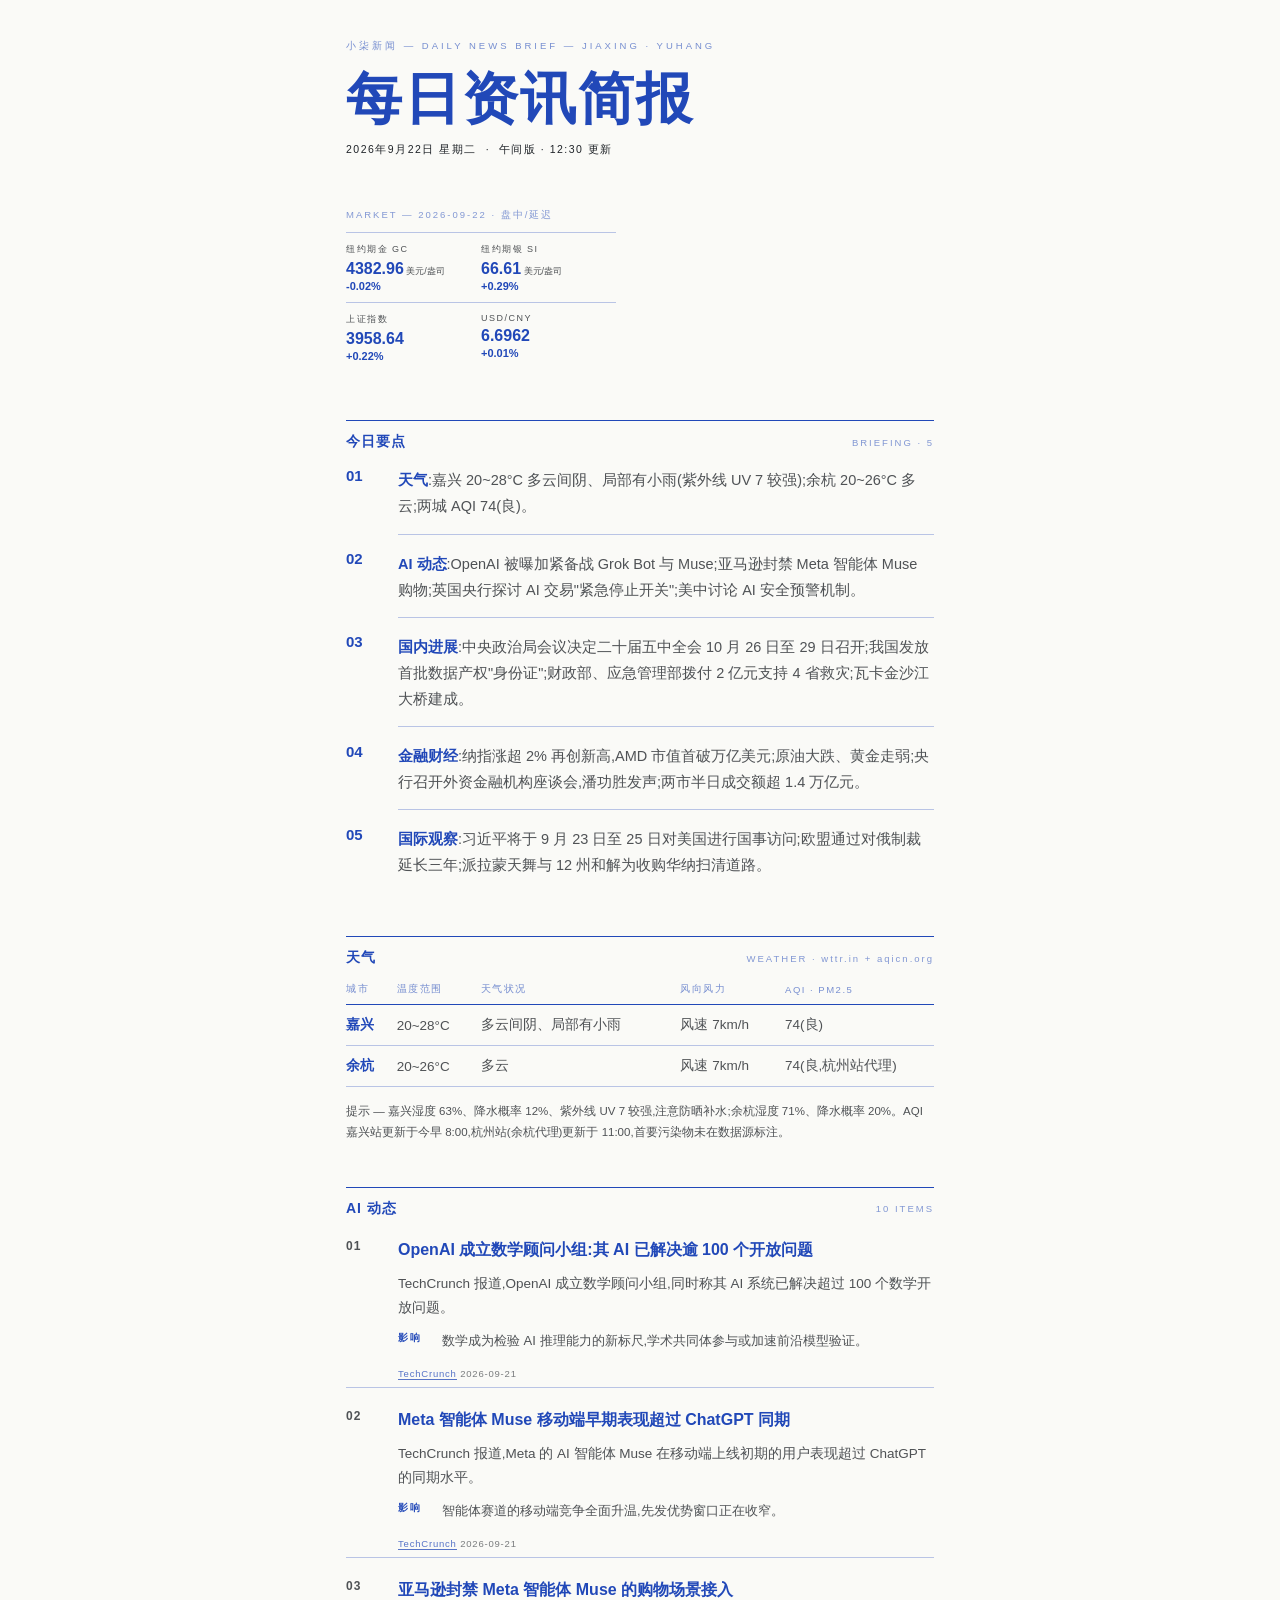
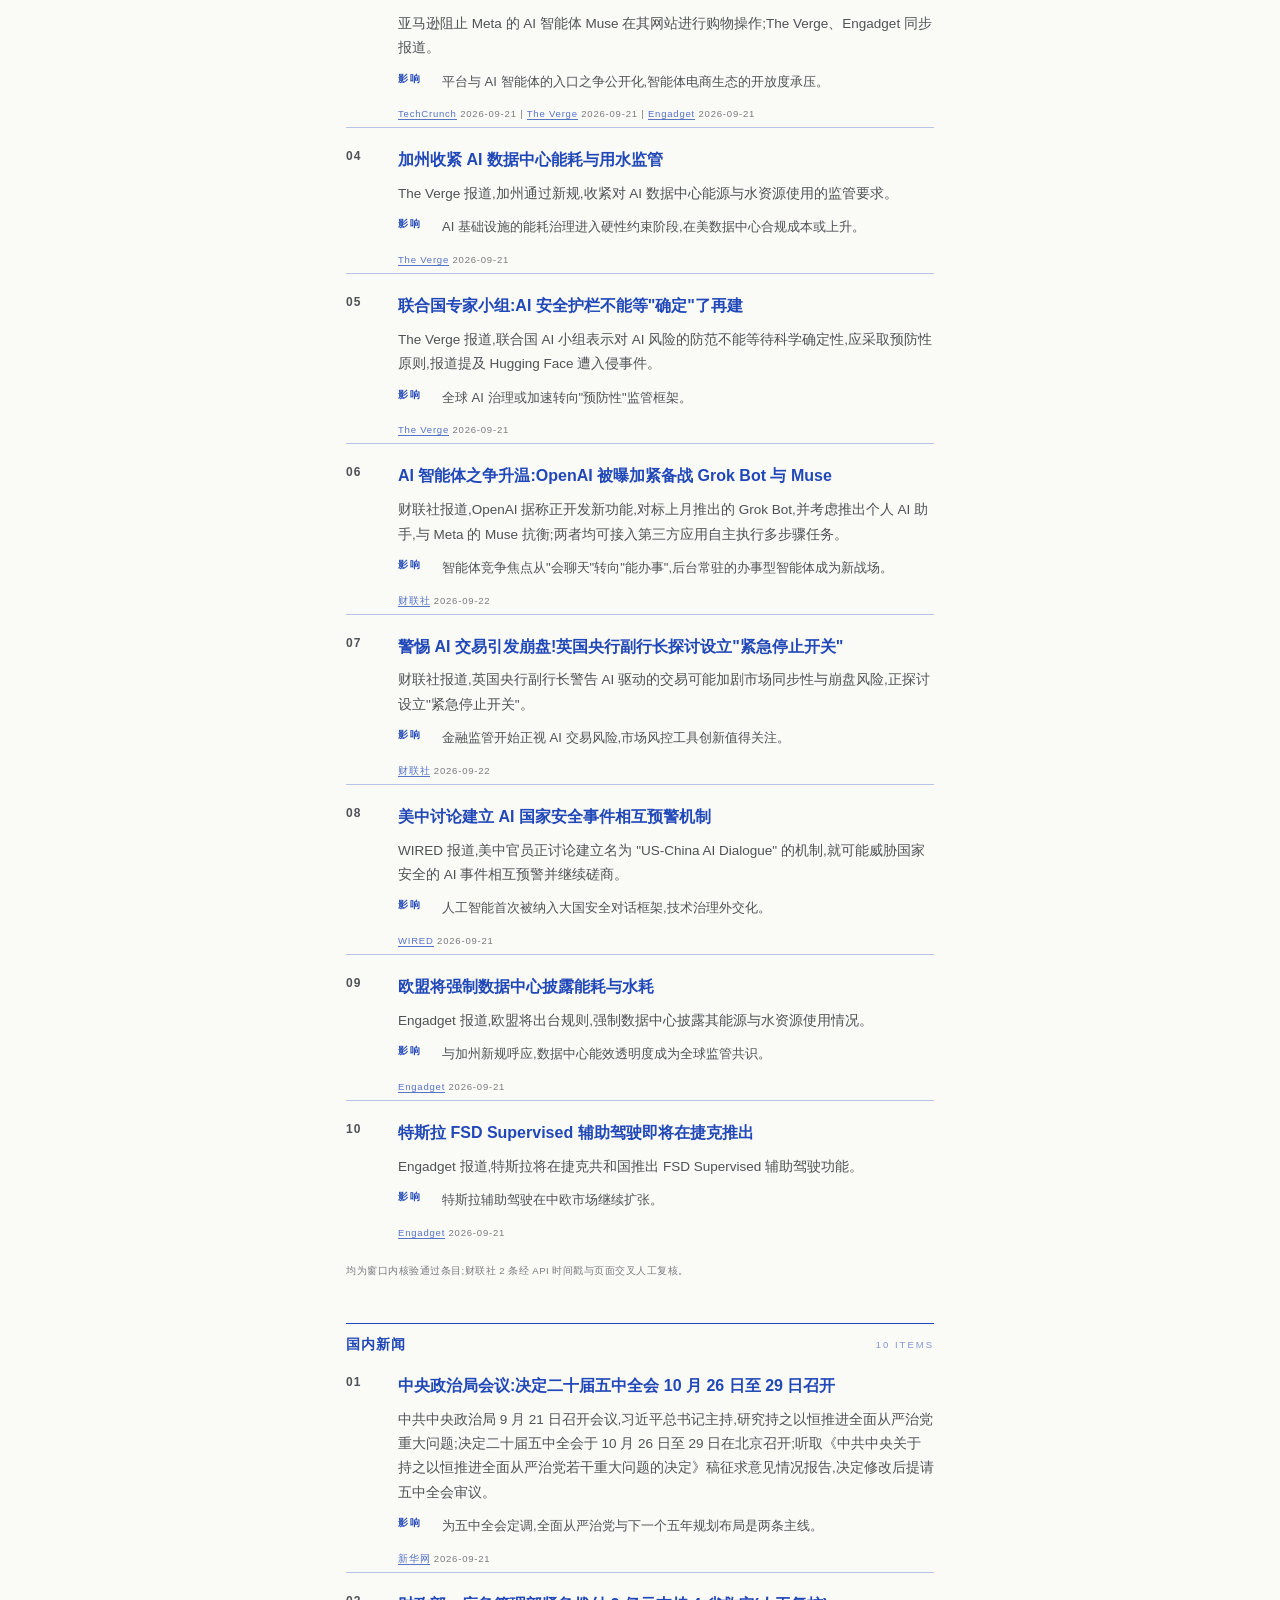
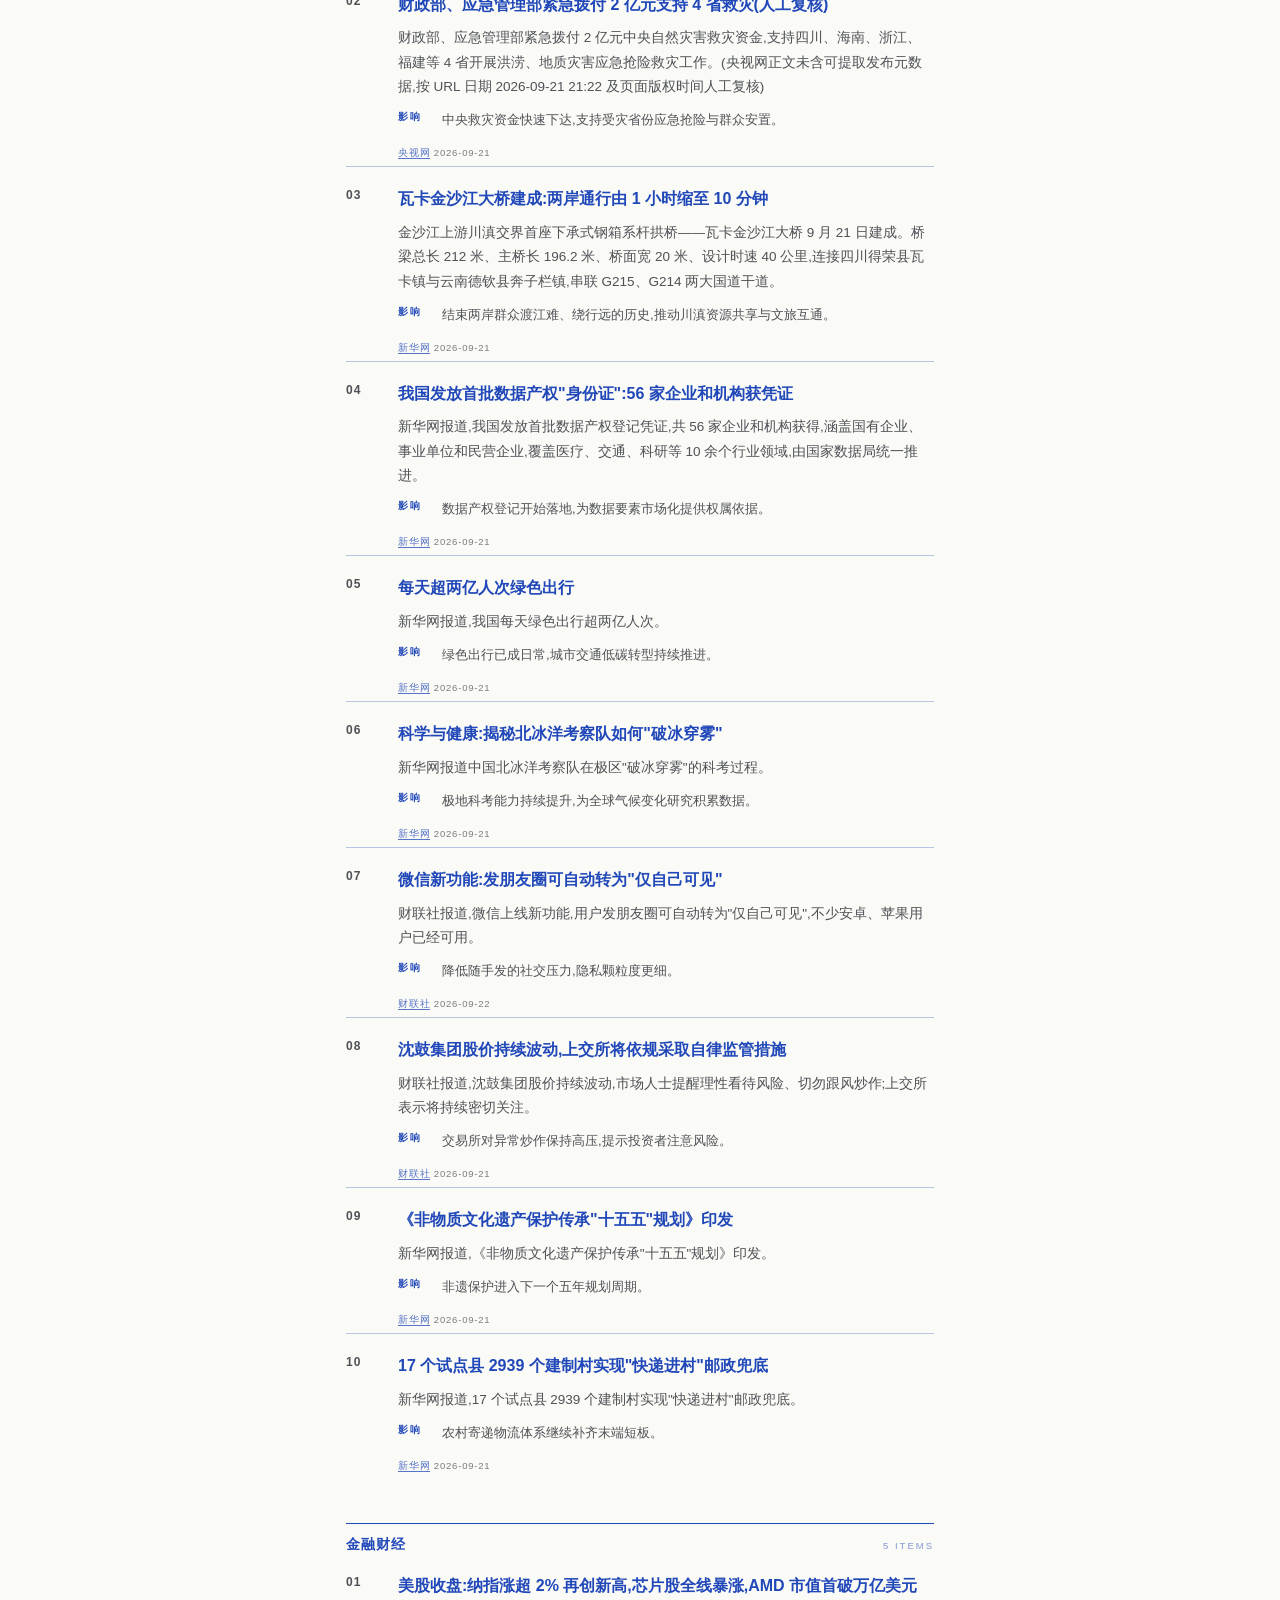
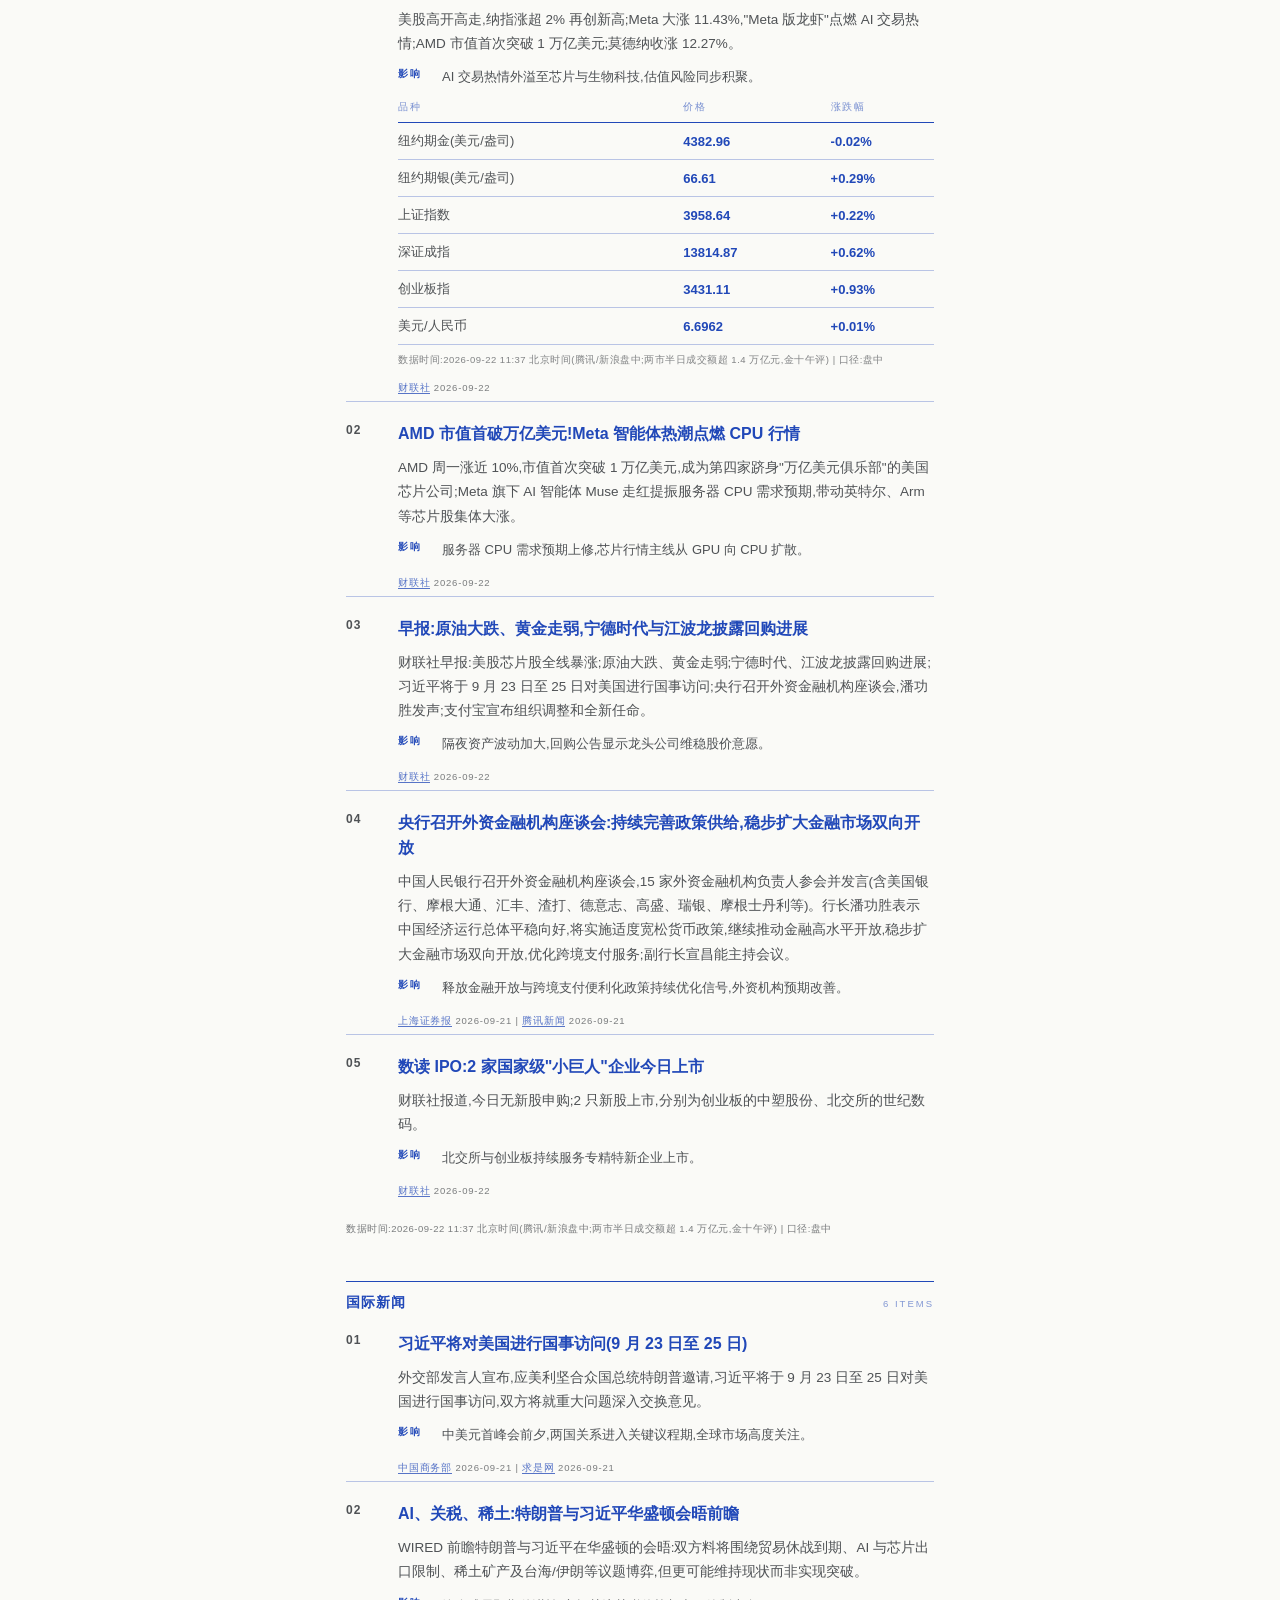
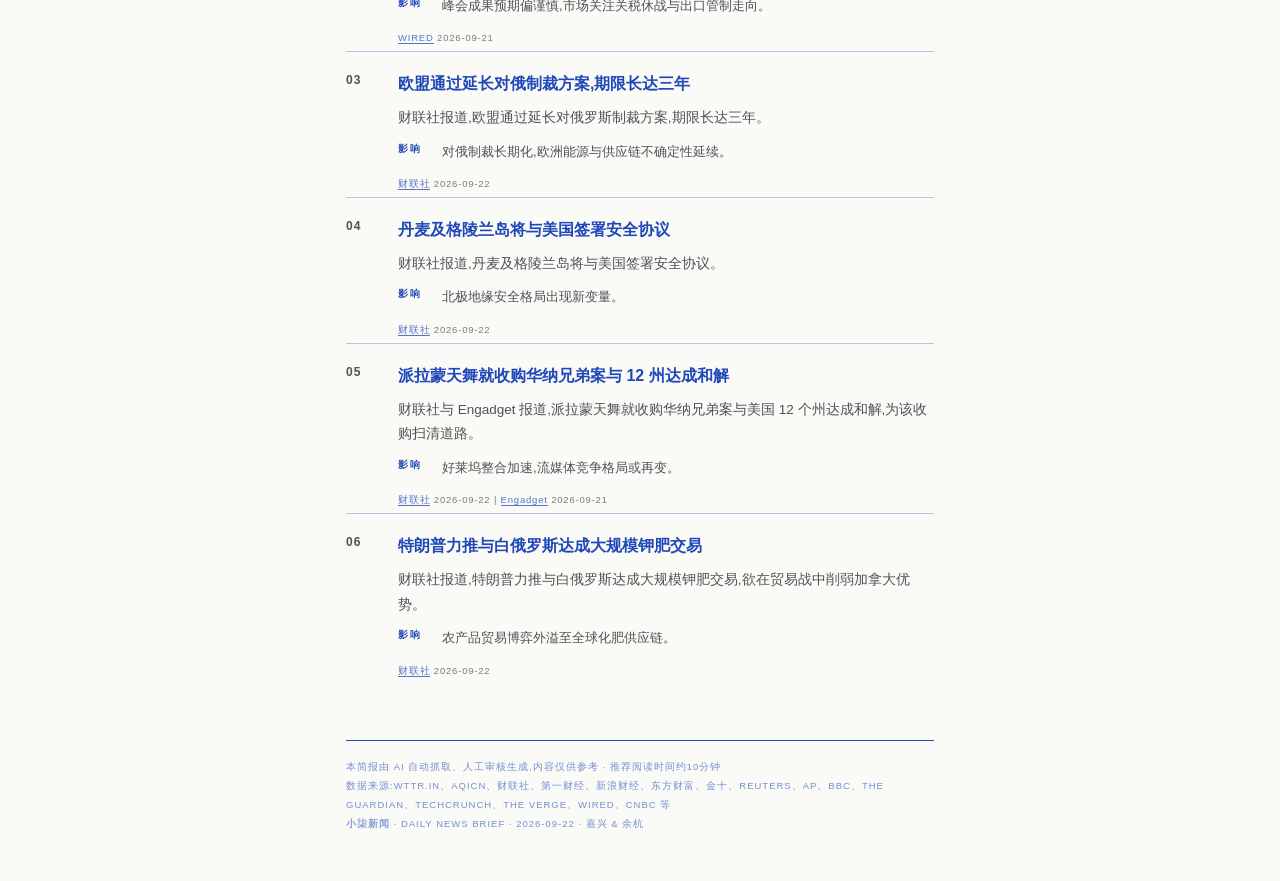
<file: templates/daily-2026-09-22-lanTu.html>
<!--
  每日资讯简报 · 2026年9月22日 星期二 —— V1 蓝图 · 钴蓝规则单页: ruled information poster
  设计体系: 借鉴 yanliudesign/mono-color-skill 编辑印刷语法(纸基材/双墨版角色/单一左缘/主动留白/5-12x 字号跳跃/一个手工手势)
  本版配方: 基材 Neutral White #FAFAF7 · 钴蓝 #2148B8(结构) + 碳黑(正文) · 焦点: 56px 报头 · 手势: 规则市场数据带
  数据源: templates/data-2026-09-22.mjs
  发送: powershell -File scripts/send_email.ps1 -SubjectFile <主题文件> -HtmlFile <本文件> -DateStr 2026-09-22
  硬校验: 本文件包含 NumberAlign @font-face 定义(send_email.ps1 必需)
  重新生成: node templates/build.mjs
-->
<!DOCTYPE html>
<html lang="zh-CN">
<head>
<meta charset="utf-8">
<meta name="viewport" content="width=device-width, initial-scale=1">
<meta http-equiv="X-UA-Compatible" content="IE=edge">
<meta name="x-apple-disable-message-reformatting">
<meta name="color-scheme" content="light">
<title>每日资讯简报 · 2026年9月22日</title>
<style>
/* NumberAlign 数字字体 —— send_email.ps1 硬校验项,勿删 */
@font-face {
  font-family: 'NumberAlign';
  src: local('Times New Roman'), local('Times'), local('Songti SC');
  unicode-range: U+0030-0039, U+002E, U+0025, U+002B, U+002D, U+00B0, U+007E;
}

table, td { mso-table-lspace: 0pt; mso-table-rspace: 0pt; border-collapse: collapse; }
body, table, td, a { -webkit-text-size-adjust: 100%; -ms-text-size-adjust: 100%; }
img { border: 0; line-height: 100%; outline: none; text-decoration: none; }
a { text-decoration: none; }

  @media screen and (max-width:650px) {
    .outer-td { padding: 16px 0 !important; }
    .paper { width: 100% !important; }
    .pad { padding: 0 20px !important; }
    .display-h1 { font-size: 38px !important; }
    .v1-half { display: block !important; width: 100% !important; padding-right: 0 !important; }
    .secr { white-space: normal !important; }
  }

</style>
</head>
<body style="margin:0;padding:0;background-color:#FAFAF7;">
<div style="display:none;max-height:0;overflow:hidden;opacity:0;height:0;">习近平将对美国进行国事访问 · 二十届五中全会 10 月 26 日至 29 日召开 · AMD 市值首破万亿美元 · 纳指涨超 2% 再创新高 · 央行召开外资金融机构座谈会</div>
<table role="presentation" width="100%" border="0" cellpadding="0" cellspacing="0" style="background-color:#FAFAF7;">
<tr><td class="outer-td" align="center" style="padding:40px 12px;">
<table role="presentation" width="700" border="0" cellpadding="0" cellspacing="0" class="paper" style="width:700px;max-width:700px;background-color:#FAFAF7;">

  <tr><td class="pad" style="padding:0 56px;">
    <div style="font-family:'NumberAlign','Helvetica Neue',Helvetica,Arial,'Microsoft YaHei','PingFang SC',sans-serif;font-size:9.5px;letter-spacing:3px;color:#2148B8;opacity:0.6;">小柒新闻 — DAILY NEWS BRIEF — JIAXING · YUHANG</div>
    <div class="display-h1" style="font-family:'NumberAlign','Helvetica Neue',Helvetica,Arial,'Microsoft YaHei','PingFang SC',sans-serif;font-size:56px;font-weight:800;letter-spacing:2px;color:#2148B8;line-height:1.15;margin-top:14px;">每日资讯简报</div>
    <div style="font-family:'NumberAlign','Helvetica Neue',Helvetica,Arial,'Microsoft YaHei','PingFang SC',sans-serif;font-size:10.5px;letter-spacing:1.5px;color:#1F2328;margin-top:12px;">2026年9月22日 星期二 &nbsp;·&nbsp; 午间版 · 12:30 更新</div>

    <div style="height:52px;line-height:52px;font-size:0;">&nbsp;</div>
    
    <div style="font-family:'NumberAlign','Helvetica Neue',Helvetica,Arial,'Microsoft YaHei','PingFang SC',sans-serif;font-size:9.5px;letter-spacing:2px;color:#2148B8;opacity:0.55;">MARKET — 2026-09-22 · 盘中/延迟</div>
    <table role="presentation" width="100%" border="0" cellpadding="0" cellspacing="0" style="margin-top:10px;">
      <tr>
        
        <td class="v1-half" width="50%" valign="top" style="padding-right:24px;">
          <table role="presentation" width="100%" border="0" cellpadding="0" cellspacing="0">
            <tr>
                <td class="mcell" width="50%" valign="top" style="padding:10px 12px 10px 0;border-top:1px solid rgba(33,72,184,0.30);">
                  <div style="font-family:'NumberAlign','Helvetica Neue',Helvetica,Arial,'Microsoft YaHei','PingFang SC',sans-serif;font-size:9px;letter-spacing:1.5px;color:rgba(31,35,40,0.78);">纽约期金 GC</div>
                  <div style="font-family:'NumberAlign','Helvetica Neue',Helvetica,Arial,'Microsoft YaHei','PingFang SC',sans-serif;font-size:16px;font-weight:700;color:#2148B8;margin-top:4px;white-space:nowrap;">4382.96<span style="font-size:9px;color:rgba(31,35,40,0.78);font-weight:400;"> 美元/盎司</span></div>
                  <div style="font-family:'NumberAlign','Helvetica Neue',Helvetica,Arial,'Microsoft YaHei','PingFang SC',sans-serif;font-size:11px;font-weight:700;color:#2148B8;opacity:1;margin-top:2px;">-0.02%</div>
                </td>
                <td class="mcell" width="50%" valign="top" style="padding:10px 12px 10px 0;border-top:1px solid rgba(33,72,184,0.30);">
                  <div style="font-family:'NumberAlign','Helvetica Neue',Helvetica,Arial,'Microsoft YaHei','PingFang SC',sans-serif;font-size:9px;letter-spacing:1.5px;color:rgba(31,35,40,0.78);">纽约期银 SI</div>
                  <div style="font-family:'NumberAlign','Helvetica Neue',Helvetica,Arial,'Microsoft YaHei','PingFang SC',sans-serif;font-size:16px;font-weight:700;color:#2148B8;margin-top:4px;white-space:nowrap;">66.61<span style="font-size:9px;color:rgba(31,35,40,0.78);font-weight:400;"> 美元/盎司</span></div>
                  <div style="font-family:'NumberAlign','Helvetica Neue',Helvetica,Arial,'Microsoft YaHei','PingFang SC',sans-serif;font-size:11px;font-weight:700;color:#2148B8;opacity:1;margin-top:2px;">+0.29%</div>
                </td></tr><tr>
                <td class="mcell" width="50%" valign="top" style="padding:10px 12px 10px 0;border-top:1px solid rgba(33,72,184,0.30);">
                  <div style="font-family:'NumberAlign','Helvetica Neue',Helvetica,Arial,'Microsoft YaHei','PingFang SC',sans-serif;font-size:9px;letter-spacing:1.5px;color:rgba(31,35,40,0.78);">上证指数</div>
                  <div style="font-family:'NumberAlign','Helvetica Neue',Helvetica,Arial,'Microsoft YaHei','PingFang SC',sans-serif;font-size:16px;font-weight:700;color:#2148B8;margin-top:4px;white-space:nowrap;">3958.64</div>
                  <div style="font-family:'NumberAlign','Helvetica Neue',Helvetica,Arial,'Microsoft YaHei','PingFang SC',sans-serif;font-size:11px;font-weight:700;color:#2148B8;opacity:1;margin-top:2px;">+0.22%</div>
                </td>
                <td class="mcell" width="50%" valign="top" style="padding:10px 12px 10px 0;border-top:1px solid rgba(33,72,184,0.30);">
                  <div style="font-family:'NumberAlign','Helvetica Neue',Helvetica,Arial,'Microsoft YaHei','PingFang SC',sans-serif;font-size:9px;letter-spacing:1.5px;color:rgba(31,35,40,0.78);">USD/CNY</div>
                  <div style="font-family:'NumberAlign','Helvetica Neue',Helvetica,Arial,'Microsoft YaHei','PingFang SC',sans-serif;font-size:16px;font-weight:700;color:#2148B8;margin-top:4px;white-space:nowrap;">6.6962</div>
                  <div style="font-family:'NumberAlign','Helvetica Neue',Helvetica,Arial,'Microsoft YaHei','PingFang SC',sans-serif;font-size:11px;font-weight:700;color:#2148B8;opacity:1;margin-top:2px;">+0.01%</div>
                </td></tr>
          </table>
        </td>
        <td class="v1-half" width="50%" valign="top" style="padding-right:24px;">
          <table role="presentation" width="100%" border="0" cellpadding="0" cellspacing="0">
            <tr></tr><tr></tr>
          </table>
        </td>
      </tr>
    </table>

    <div style="height:48px;line-height:48px;font-size:0;">&nbsp;</div>
    
    <div style="border-top:1px solid #2148B8;padding-top:12px;">
      <table role="presentation" width="100%" border="0" cellpadding="0" cellspacing="0"><tr>
        <td style="font-family:'NumberAlign','Helvetica Neue',Helvetica,Arial,'Microsoft YaHei','PingFang SC',sans-serif;font-size:14px;font-weight:700;color:#2148B8;letter-spacing:1px;">今日要点</td>
        <td align="right" class="secr" style="font-family:'NumberAlign','Helvetica Neue',Helvetica,Arial,'Microsoft YaHei','PingFang SC',sans-serif;font-size:9.5px;letter-spacing:2px;color:#2148B8;opacity:0.55;">BRIEFING · 5</td>
      </tr></table>
    </div>
    
    <table role="presentation" width="100%" border="0" cellpadding="0" cellspacing="0">
      
      <tr>
        <td valign="top" style="width:52px;padding:16px 0 0 0;font-family:'NumberAlign','Helvetica Neue',Helvetica,Arial,'Microsoft YaHei','PingFang SC',sans-serif;font-size:15px;font-weight:700;color:#2148B8;">01</td>
        <td valign="top" style="padding:16px 0 14px 0;">
          <div style="font-family:'NumberAlign','Helvetica Neue',Helvetica,Arial,'Microsoft YaHei','PingFang SC',sans-serif;font-size:14.5px;line-height:1.8;color:rgba(31,35,40,0.78);"><b style="color:#2148B8;">天气</b>:嘉兴 20~28°C 多云间阴、局部有小雨(紫外线 UV 7 较强);余杭 20~26°C 多云;两城 AQI 74(良)。</div>
        </td>
      </tr>
      <tr>
        <td valign="top" style="width:52px;padding:16px 0 0 0;font-family:'NumberAlign','Helvetica Neue',Helvetica,Arial,'Microsoft YaHei','PingFang SC',sans-serif;font-size:15px;font-weight:700;color:#2148B8;">02</td>
        <td valign="top" style="padding:16px 0 14px 0;border-top:1px solid rgba(33,72,184,0.30);">
          <div style="font-family:'NumberAlign','Helvetica Neue',Helvetica,Arial,'Microsoft YaHei','PingFang SC',sans-serif;font-size:14.5px;line-height:1.8;color:rgba(31,35,40,0.78);"><b style="color:#2148B8;">AI 动态</b>:OpenAI 被曝加紧备战 Grok Bot 与 Muse;亚马逊封禁 Meta 智能体 Muse 购物;英国央行探讨 AI 交易&quot;紧急停止开关&quot;;美中讨论 AI 安全预警机制。</div>
        </td>
      </tr>
      <tr>
        <td valign="top" style="width:52px;padding:16px 0 0 0;font-family:'NumberAlign','Helvetica Neue',Helvetica,Arial,'Microsoft YaHei','PingFang SC',sans-serif;font-size:15px;font-weight:700;color:#2148B8;">03</td>
        <td valign="top" style="padding:16px 0 14px 0;border-top:1px solid rgba(33,72,184,0.30);">
          <div style="font-family:'NumberAlign','Helvetica Neue',Helvetica,Arial,'Microsoft YaHei','PingFang SC',sans-serif;font-size:14.5px;line-height:1.8;color:rgba(31,35,40,0.78);"><b style="color:#2148B8;">国内进展</b>:中央政治局会议决定二十届五中全会 10 月 26 日至 29 日召开;我国发放首批数据产权&quot;身份证&quot;;财政部、应急管理部拨付 2 亿元支持 4 省救灾;瓦卡金沙江大桥建成。</div>
        </td>
      </tr>
      <tr>
        <td valign="top" style="width:52px;padding:16px 0 0 0;font-family:'NumberAlign','Helvetica Neue',Helvetica,Arial,'Microsoft YaHei','PingFang SC',sans-serif;font-size:15px;font-weight:700;color:#2148B8;">04</td>
        <td valign="top" style="padding:16px 0 14px 0;border-top:1px solid rgba(33,72,184,0.30);">
          <div style="font-family:'NumberAlign','Helvetica Neue',Helvetica,Arial,'Microsoft YaHei','PingFang SC',sans-serif;font-size:14.5px;line-height:1.8;color:rgba(31,35,40,0.78);"><b style="color:#2148B8;">金融财经</b>:纳指涨超 2% 再创新高,AMD 市值首破万亿美元;原油大跌、黄金走弱;央行召开外资金融机构座谈会,潘功胜发声;两市半日成交额超 1.4 万亿元。</div>
        </td>
      </tr>
      <tr>
        <td valign="top" style="width:52px;padding:16px 0 0 0;font-family:'NumberAlign','Helvetica Neue',Helvetica,Arial,'Microsoft YaHei','PingFang SC',sans-serif;font-size:15px;font-weight:700;color:#2148B8;">05</td>
        <td valign="top" style="padding:16px 0 14px 0;border-top:1px solid rgba(33,72,184,0.30);">
          <div style="font-family:'NumberAlign','Helvetica Neue',Helvetica,Arial,'Microsoft YaHei','PingFang SC',sans-serif;font-size:14.5px;line-height:1.8;color:rgba(31,35,40,0.78);"><b style="color:#2148B8;">国际观察</b>:习近平将于 9 月 23 日至 25 日对美国进行国事访问;欧盟通过对俄制裁延长三年;派拉蒙天舞与 12 州和解为收购华纳扫清道路。</div>
        </td>
      </tr>
    </table>

    <div style="height:44px;line-height:44px;font-size:0;">&nbsp;</div>
    
    <div style="border-top:1px solid #2148B8;padding-top:12px;">
      <table role="presentation" width="100%" border="0" cellpadding="0" cellspacing="0"><tr>
        <td style="font-family:'NumberAlign','Helvetica Neue',Helvetica,Arial,'Microsoft YaHei','PingFang SC',sans-serif;font-size:14px;font-weight:700;color:#2148B8;letter-spacing:1px;">天气</td>
        <td align="right" class="secr" style="font-family:'NumberAlign','Helvetica Neue',Helvetica,Arial,'Microsoft YaHei','PingFang SC',sans-serif;font-size:9.5px;letter-spacing:2px;color:#2148B8;opacity:0.55;">WEATHER · wttr.in + aqicn.org</td>
      </tr></table>
    </div>
    
    <table role="presentation" width="100%" border="0" cellpadding="0" cellspacing="0" style="margin-top:16px;">
      <tr><td style="font-family:'NumberAlign','Helvetica Neue',Helvetica,Arial,'Microsoft YaHei','PingFang SC',sans-serif;font-size:9.5px;letter-spacing:1.5px;color:#2148B8;opacity:0.6;border-bottom:1px solid #2148B8;padding:0 10px 8px 0;">城市</td><td style="font-family:'NumberAlign','Helvetica Neue',Helvetica,Arial,'Microsoft YaHei','PingFang SC',sans-serif;font-size:9.5px;letter-spacing:1.5px;color:#2148B8;opacity:0.6;border-bottom:1px solid #2148B8;padding:0 10px 8px 0;">温度范围</td><td style="font-family:'NumberAlign','Helvetica Neue',Helvetica,Arial,'Microsoft YaHei','PingFang SC',sans-serif;font-size:9.5px;letter-spacing:1.5px;color:#2148B8;opacity:0.6;border-bottom:1px solid #2148B8;padding:0 10px 8px 0;">天气状况</td><td style="font-family:'NumberAlign','Helvetica Neue',Helvetica,Arial,'Microsoft YaHei','PingFang SC',sans-serif;font-size:9.5px;letter-spacing:1.5px;color:#2148B8;opacity:0.6;border-bottom:1px solid #2148B8;padding:0 10px 8px 0;">风向风力</td><td style="font-family:'NumberAlign','Helvetica Neue',Helvetica,Arial,'Microsoft YaHei','PingFang SC',sans-serif;font-size:9.5px;letter-spacing:1.5px;color:#2148B8;opacity:0.6;border-bottom:1px solid #2148B8;padding:0 10px 8px 0;">AQI · PM2.5</td></tr>
      <tr>
        <td style="font-family:'NumberAlign','Helvetica Neue',Helvetica,Arial,'Microsoft YaHei','PingFang SC',sans-serif;font-size:13.5px;font-weight:700;color:#2148B8;padding:11px 10px 11px 0;border-bottom:1px solid rgba(33,72,184,0.30);">嘉兴</td>
        <td style="font-family:'NumberAlign','Helvetica Neue',Helvetica,Arial,'Microsoft YaHei','PingFang SC',sans-serif;font-size:13.5px;color:rgba(31,35,40,0.78);padding:11px 10px 11px 0;border-bottom:1px solid rgba(33,72,184,0.30);">20~28°C</td>
        <td style="font-family:'NumberAlign','Helvetica Neue',Helvetica,Arial,'Microsoft YaHei','PingFang SC',sans-serif;font-size:13.5px;color:rgba(31,35,40,0.78);padding:11px 10px 11px 0;border-bottom:1px solid rgba(33,72,184,0.30);">多云间阴、局部有小雨</td>
        <td style="font-family:'NumberAlign','Helvetica Neue',Helvetica,Arial,'Microsoft YaHei','PingFang SC',sans-serif;font-size:13.5px;color:rgba(31,35,40,0.78);padding:11px 10px 11px 0;border-bottom:1px solid rgba(33,72,184,0.30);">风速 7km/h</td>
        <td style="font-family:'NumberAlign','Helvetica Neue',Helvetica,Arial,'Microsoft YaHei','PingFang SC',sans-serif;font-size:13.5px;color:rgba(31,35,40,0.78);padding:11px 0;border-bottom:1px solid rgba(33,72,184,0.30);">74(良)</td>
      </tr><tr>
        <td style="font-family:'NumberAlign','Helvetica Neue',Helvetica,Arial,'Microsoft YaHei','PingFang SC',sans-serif;font-size:13.5px;font-weight:700;color:#2148B8;padding:11px 10px 11px 0;border-bottom:1px solid rgba(33,72,184,0.30);">余杭</td>
        <td style="font-family:'NumberAlign','Helvetica Neue',Helvetica,Arial,'Microsoft YaHei','PingFang SC',sans-serif;font-size:13.5px;color:rgba(31,35,40,0.78);padding:11px 10px 11px 0;border-bottom:1px solid rgba(33,72,184,0.30);">20~26°C</td>
        <td style="font-family:'NumberAlign','Helvetica Neue',Helvetica,Arial,'Microsoft YaHei','PingFang SC',sans-serif;font-size:13.5px;color:rgba(31,35,40,0.78);padding:11px 10px 11px 0;border-bottom:1px solid rgba(33,72,184,0.30);">多云</td>
        <td style="font-family:'NumberAlign','Helvetica Neue',Helvetica,Arial,'Microsoft YaHei','PingFang SC',sans-serif;font-size:13.5px;color:rgba(31,35,40,0.78);padding:11px 10px 11px 0;border-bottom:1px solid rgba(33,72,184,0.30);">风速 7km/h</td>
        <td style="font-family:'NumberAlign','Helvetica Neue',Helvetica,Arial,'Microsoft YaHei','PingFang SC',sans-serif;font-size:13.5px;color:rgba(31,35,40,0.78);padding:11px 0;border-bottom:1px solid rgba(33,72,184,0.30);">74(良,杭州站代理)</td>
      </tr>
    </table>
    <div style="font-family:'NumberAlign','Helvetica Neue',Helvetica,Arial,'Microsoft YaHei','PingFang SC',sans-serif;font-size:11.5px;color:rgba(31,35,40,0.78);margin-top:14px;line-height:1.8;">提示 — 嘉兴湿度 63%、降水概率 12%、紫外线 UV 7 较强,注意防晒补水;余杭湿度 71%、降水概率 20%。AQI 嘉兴站更新于今早 8:00,杭州站(余杭代理)更新于 11:00,首要污染物未在数据源标注。</div>

    
    <div style="height:44px;line-height:44px;font-size:0;">&nbsp;</div>
    
    <div style="border-top:1px solid #2148B8;padding-top:12px;">
      <table role="presentation" width="100%" border="0" cellpadding="0" cellspacing="0"><tr>
        <td style="font-family:'NumberAlign','Helvetica Neue',Helvetica,Arial,'Microsoft YaHei','PingFang SC',sans-serif;font-size:14px;font-weight:700;color:#2148B8;letter-spacing:1px;">AI 动态</td>
        <td align="right" class="secr" style="font-family:'NumberAlign','Helvetica Neue',Helvetica,Arial,'Microsoft YaHei','PingFang SC',sans-serif;font-size:9.5px;letter-spacing:2px;color:#2148B8;opacity:0.55;">10 ITEMS</td>
      </tr></table>
    </div>
    
    <table role="presentation" width="100%" border="0" cellpadding="0" cellspacing="0" style="">
      <tr>
        <td valign="top" style="width:52px;padding:21px 0 0 0;font-family:'NumberAlign','Helvetica Neue',Helvetica,Arial,'Microsoft YaHei','PingFang SC',sans-serif;font-size:12px;font-weight:700;color:rgba(31,35,40,0.78);letter-spacing:1px;">01</td>
        <td valign="top" style="padding:20px 0 4px 0;">
          <div style="font-family:'NumberAlign','Helvetica Neue',Helvetica,Arial,'Microsoft YaHei','PingFang SC',sans-serif;font-size:16px;font-weight:700;line-height:1.55;color:#2148B8;">OpenAI 成立数学顾问小组:其 AI 已解决逾 100 个开放问题</div>
          <div style="font-family:'NumberAlign','Helvetica Neue',Helvetica,Arial,'Microsoft YaHei','PingFang SC',sans-serif;font-size:13.5px;line-height:1.8;color:rgba(31,35,40,0.78);margin-top:9px;">TechCrunch 报道,OpenAI 成立数学顾问小组,同时称其 AI 系统已解决超过 100 个数学开放问题。</div>
          <table role="presentation" width="100%" border="0" cellpadding="0" cellspacing="0" style="margin-top:10px;"><tr>
            <td valign="top" style="width:44px;padding-top:2px;font-family:'NumberAlign','Helvetica Neue',Helvetica,Arial,'Microsoft YaHei','PingFang SC',sans-serif;font-size:9.5px;font-weight:700;letter-spacing:2px;color:#2148B8;">影响</td>
            <td valign="top" style="font-family:'NumberAlign','Helvetica Neue',Helvetica,Arial,'Microsoft YaHei','PingFang SC',sans-serif;font-size:13px;line-height:1.75;color:rgba(31,35,40,0.78);">数学成为检验 AI 推理能力的新标尺,学术共同体参与或加速前沿模型验证。</td>
          </tr></table>
          
          <div style="font-family:'NumberAlign','Helvetica Neue',Helvetica,Arial,'Microsoft YaHei','PingFang SC',sans-serif;font-size:9.5px;letter-spacing:0.8px;color:rgba(31,35,40,0.78);opacity:0.75;margin-top:12px;line-height:1.9;"><a href="https://techcrunch.com/2026/09/21/openai-forms-math-advisory-group-as-its-ai-resolves-more-than-100-open-problems/" target="_blank" style="color:#2148B8;border-bottom:1px solid #2148B8;">TechCrunch</a><span> 2026-09-21</span></div>
        </td>
      </tr>
    </table>
    <table role="presentation" width="100%" border="0" cellpadding="0" cellspacing="0" style="border-top:1px solid rgba(33,72,184,0.30);">
      <tr>
        <td valign="top" style="width:52px;padding:21px 0 0 0;font-family:'NumberAlign','Helvetica Neue',Helvetica,Arial,'Microsoft YaHei','PingFang SC',sans-serif;font-size:12px;font-weight:700;color:rgba(31,35,40,0.78);letter-spacing:1px;">02</td>
        <td valign="top" style="padding:20px 0 4px 0;">
          <div style="font-family:'NumberAlign','Helvetica Neue',Helvetica,Arial,'Microsoft YaHei','PingFang SC',sans-serif;font-size:16px;font-weight:700;line-height:1.55;color:#2148B8;">Meta 智能体 Muse 移动端早期表现超过 ChatGPT 同期</div>
          <div style="font-family:'NumberAlign','Helvetica Neue',Helvetica,Arial,'Microsoft YaHei','PingFang SC',sans-serif;font-size:13.5px;line-height:1.8;color:rgba(31,35,40,0.78);margin-top:9px;">TechCrunch 报道,Meta 的 AI 智能体 Muse 在移动端上线初期的用户表现超过 ChatGPT 的同期水平。</div>
          <table role="presentation" width="100%" border="0" cellpadding="0" cellspacing="0" style="margin-top:10px;"><tr>
            <td valign="top" style="width:44px;padding-top:2px;font-family:'NumberAlign','Helvetica Neue',Helvetica,Arial,'Microsoft YaHei','PingFang SC',sans-serif;font-size:9.5px;font-weight:700;letter-spacing:2px;color:#2148B8;">影响</td>
            <td valign="top" style="font-family:'NumberAlign','Helvetica Neue',Helvetica,Arial,'Microsoft YaHei','PingFang SC',sans-serif;font-size:13px;line-height:1.75;color:rgba(31,35,40,0.78);">智能体赛道的移动端竞争全面升温,先发优势窗口正在收窄。</td>
          </tr></table>
          
          <div style="font-family:'NumberAlign','Helvetica Neue',Helvetica,Arial,'Microsoft YaHei','PingFang SC',sans-serif;font-size:9.5px;letter-spacing:0.8px;color:rgba(31,35,40,0.78);opacity:0.75;margin-top:12px;line-height:1.9;"><a href="https://techcrunch.com/2026/09/21/metas-muse-is-outpacing-chatgpts-early-mobile-launch/" target="_blank" style="color:#2148B8;border-bottom:1px solid #2148B8;">TechCrunch</a><span> 2026-09-21</span></div>
        </td>
      </tr>
    </table>
    <table role="presentation" width="100%" border="0" cellpadding="0" cellspacing="0" style="border-top:1px solid rgba(33,72,184,0.30);">
      <tr>
        <td valign="top" style="width:52px;padding:21px 0 0 0;font-family:'NumberAlign','Helvetica Neue',Helvetica,Arial,'Microsoft YaHei','PingFang SC',sans-serif;font-size:12px;font-weight:700;color:rgba(31,35,40,0.78);letter-spacing:1px;">03</td>
        <td valign="top" style="padding:20px 0 4px 0;">
          <div style="font-family:'NumberAlign','Helvetica Neue',Helvetica,Arial,'Microsoft YaHei','PingFang SC',sans-serif;font-size:16px;font-weight:700;line-height:1.55;color:#2148B8;">亚马逊封禁 Meta 智能体 Muse 的购物场景接入</div>
          <div style="font-family:'NumberAlign','Helvetica Neue',Helvetica,Arial,'Microsoft YaHei','PingFang SC',sans-serif;font-size:13.5px;line-height:1.8;color:rgba(31,35,40,0.78);margin-top:9px;">亚马逊阻止 Meta 的 AI 智能体 Muse 在其网站进行购物操作;The Verge、Engadget 同步报道。</div>
          <table role="presentation" width="100%" border="0" cellpadding="0" cellspacing="0" style="margin-top:10px;"><tr>
            <td valign="top" style="width:44px;padding-top:2px;font-family:'NumberAlign','Helvetica Neue',Helvetica,Arial,'Microsoft YaHei','PingFang SC',sans-serif;font-size:9.5px;font-weight:700;letter-spacing:2px;color:#2148B8;">影响</td>
            <td valign="top" style="font-family:'NumberAlign','Helvetica Neue',Helvetica,Arial,'Microsoft YaHei','PingFang SC',sans-serif;font-size:13px;line-height:1.75;color:rgba(31,35,40,0.78);">平台与 AI 智能体的入口之争公开化,智能体电商生态的开放度承压。</td>
          </tr></table>
          
          <div style="font-family:'NumberAlign','Helvetica Neue',Helvetica,Arial,'Microsoft YaHei','PingFang SC',sans-serif;font-size:9.5px;letter-spacing:0.8px;color:rgba(31,35,40,0.78);opacity:0.75;margin-top:12px;line-height:1.9;"><a href="https://techcrunch.com/2026/09/21/metas-ai-agent-has-been-blocked-from-using-amazon-com/" target="_blank" style="color:#2148B8;border-bottom:1px solid #2148B8;">TechCrunch</a><span> 2026-09-21</span><span>&nbsp;|&nbsp;</span><a href="https://www.theverge.com/tech/998078/amazon-blocks-meta-muse-ai-agent-shopping" target="_blank" style="color:#2148B8;border-bottom:1px solid #2148B8;">The Verge</a><span> 2026-09-21</span><span>&nbsp;|&nbsp;</span><a href="https://www.engadget.com/2263659/amazon-bars-metas-muse-ai-from-shopping-on-its-site/" target="_blank" style="color:#2148B8;border-bottom:1px solid #2148B8;">Engadget</a><span> 2026-09-21</span></div>
        </td>
      </tr>
    </table>
    <table role="presentation" width="100%" border="0" cellpadding="0" cellspacing="0" style="border-top:1px solid rgba(33,72,184,0.30);">
      <tr>
        <td valign="top" style="width:52px;padding:21px 0 0 0;font-family:'NumberAlign','Helvetica Neue',Helvetica,Arial,'Microsoft YaHei','PingFang SC',sans-serif;font-size:12px;font-weight:700;color:rgba(31,35,40,0.78);letter-spacing:1px;">04</td>
        <td valign="top" style="padding:20px 0 4px 0;">
          <div style="font-family:'NumberAlign','Helvetica Neue',Helvetica,Arial,'Microsoft YaHei','PingFang SC',sans-serif;font-size:16px;font-weight:700;line-height:1.55;color:#2148B8;">加州收紧 AI 数据中心能耗与用水监管</div>
          <div style="font-family:'NumberAlign','Helvetica Neue',Helvetica,Arial,'Microsoft YaHei','PingFang SC',sans-serif;font-size:13.5px;line-height:1.8;color:rgba(31,35,40,0.78);margin-top:9px;">The Verge 报道,加州通过新规,收紧对 AI 数据中心能源与水资源使用的监管要求。</div>
          <table role="presentation" width="100%" border="0" cellpadding="0" cellspacing="0" style="margin-top:10px;"><tr>
            <td valign="top" style="width:44px;padding-top:2px;font-family:'NumberAlign','Helvetica Neue',Helvetica,Arial,'Microsoft YaHei','PingFang SC',sans-serif;font-size:9.5px;font-weight:700;letter-spacing:2px;color:#2148B8;">影响</td>
            <td valign="top" style="font-family:'NumberAlign','Helvetica Neue',Helvetica,Arial,'Microsoft YaHei','PingFang SC',sans-serif;font-size:13px;line-height:1.75;color:rgba(31,35,40,0.78);">AI 基础设施的能耗治理进入硬性约束阶段,在美数据中心合规成本或上升。</td>
          </tr></table>
          
          <div style="font-family:'NumberAlign','Helvetica Neue',Helvetica,Arial,'Microsoft YaHei','PingFang SC',sans-serif;font-size:9.5px;letter-spacing:0.8px;color:rgba(31,35,40,0.78);opacity:0.75;margin-top:12px;line-height:1.9;"><a href="https://www.theverge.com/ai-artificial-intelligence/998453/california-ai-data-center-bills" target="_blank" style="color:#2148B8;border-bottom:1px solid #2148B8;">The Verge</a><span> 2026-09-21</span></div>
        </td>
      </tr>
    </table>
    <table role="presentation" width="100%" border="0" cellpadding="0" cellspacing="0" style="border-top:1px solid rgba(33,72,184,0.30);">
      <tr>
        <td valign="top" style="width:52px;padding:21px 0 0 0;font-family:'NumberAlign','Helvetica Neue',Helvetica,Arial,'Microsoft YaHei','PingFang SC',sans-serif;font-size:12px;font-weight:700;color:rgba(31,35,40,0.78);letter-spacing:1px;">05</td>
        <td valign="top" style="padding:20px 0 4px 0;">
          <div style="font-family:'NumberAlign','Helvetica Neue',Helvetica,Arial,'Microsoft YaHei','PingFang SC',sans-serif;font-size:16px;font-weight:700;line-height:1.55;color:#2148B8;">联合国专家小组:AI 安全护栏不能等&quot;确定&quot;了再建</div>
          <div style="font-family:'NumberAlign','Helvetica Neue',Helvetica,Arial,'Microsoft YaHei','PingFang SC',sans-serif;font-size:13.5px;line-height:1.8;color:rgba(31,35,40,0.78);margin-top:9px;">The Verge 报道,联合国 AI 小组表示对 AI 风险的防范不能等待科学确定性,应采取预防性原则,报道提及 Hugging Face 遭入侵事件。</div>
          <table role="presentation" width="100%" border="0" cellpadding="0" cellspacing="0" style="margin-top:10px;"><tr>
            <td valign="top" style="width:44px;padding-top:2px;font-family:'NumberAlign','Helvetica Neue',Helvetica,Arial,'Microsoft YaHei','PingFang SC',sans-serif;font-size:9.5px;font-weight:700;letter-spacing:2px;color:#2148B8;">影响</td>
            <td valign="top" style="font-family:'NumberAlign','Helvetica Neue',Helvetica,Arial,'Microsoft YaHei','PingFang SC',sans-serif;font-size:13px;line-height:1.75;color:rgba(31,35,40,0.78);">全球 AI 治理或加速转向&quot;预防性&quot;监管框架。</td>
          </tr></table>
          
          <div style="font-family:'NumberAlign','Helvetica Neue',Helvetica,Arial,'Microsoft YaHei','PingFang SC',sans-serif;font-size:9.5px;letter-spacing:0.8px;color:rgba(31,35,40,0.78);opacity:0.75;margin-top:12px;line-height:1.9;"><a href="https://www.theverge.com/ai-artificial-intelligence/998090/un-ai-panel-hugging-face-hack-precautionary-principle" target="_blank" style="color:#2148B8;border-bottom:1px solid #2148B8;">The Verge</a><span> 2026-09-21</span></div>
        </td>
      </tr>
    </table>
    <table role="presentation" width="100%" border="0" cellpadding="0" cellspacing="0" style="border-top:1px solid rgba(33,72,184,0.30);">
      <tr>
        <td valign="top" style="width:52px;padding:21px 0 0 0;font-family:'NumberAlign','Helvetica Neue',Helvetica,Arial,'Microsoft YaHei','PingFang SC',sans-serif;font-size:12px;font-weight:700;color:rgba(31,35,40,0.78);letter-spacing:1px;">06</td>
        <td valign="top" style="padding:20px 0 4px 0;">
          <div style="font-family:'NumberAlign','Helvetica Neue',Helvetica,Arial,'Microsoft YaHei','PingFang SC',sans-serif;font-size:16px;font-weight:700;line-height:1.55;color:#2148B8;">AI 智能体之争升温:OpenAI 被曝加紧备战 Grok Bot 与 Muse</div>
          <div style="font-family:'NumberAlign','Helvetica Neue',Helvetica,Arial,'Microsoft YaHei','PingFang SC',sans-serif;font-size:13.5px;line-height:1.8;color:rgba(31,35,40,0.78);margin-top:9px;">财联社报道,OpenAI 据称正开发新功能,对标上月推出的 Grok Bot,并考虑推出个人 AI 助手,与 Meta 的 Muse 抗衡;两者均可接入第三方应用自主执行多步骤任务。</div>
          <table role="presentation" width="100%" border="0" cellpadding="0" cellspacing="0" style="margin-top:10px;"><tr>
            <td valign="top" style="width:44px;padding-top:2px;font-family:'NumberAlign','Helvetica Neue',Helvetica,Arial,'Microsoft YaHei','PingFang SC',sans-serif;font-size:9.5px;font-weight:700;letter-spacing:2px;color:#2148B8;">影响</td>
            <td valign="top" style="font-family:'NumberAlign','Helvetica Neue',Helvetica,Arial,'Microsoft YaHei','PingFang SC',sans-serif;font-size:13px;line-height:1.75;color:rgba(31,35,40,0.78);">智能体竞争焦点从&quot;会聊天&quot;转向&quot;能办事&quot;,后台常驻的办事型智能体成为新战场。</td>
          </tr></table>
          
          <div style="font-family:'NumberAlign','Helvetica Neue',Helvetica,Arial,'Microsoft YaHei','PingFang SC',sans-serif;font-size:9.5px;letter-spacing:0.8px;color:rgba(31,35,40,0.78);opacity:0.75;margin-top:12px;line-height:1.9;"><a href="https://www.cls.cn/detail/2489489" target="_blank" style="color:#2148B8;border-bottom:1px solid #2148B8;">财联社</a><span> 2026-09-22</span></div>
        </td>
      </tr>
    </table>
    <table role="presentation" width="100%" border="0" cellpadding="0" cellspacing="0" style="border-top:1px solid rgba(33,72,184,0.30);">
      <tr>
        <td valign="top" style="width:52px;padding:21px 0 0 0;font-family:'NumberAlign','Helvetica Neue',Helvetica,Arial,'Microsoft YaHei','PingFang SC',sans-serif;font-size:12px;font-weight:700;color:rgba(31,35,40,0.78);letter-spacing:1px;">07</td>
        <td valign="top" style="padding:20px 0 4px 0;">
          <div style="font-family:'NumberAlign','Helvetica Neue',Helvetica,Arial,'Microsoft YaHei','PingFang SC',sans-serif;font-size:16px;font-weight:700;line-height:1.55;color:#2148B8;">警惕 AI 交易引发崩盘!英国央行副行长探讨设立&quot;紧急停止开关&quot;</div>
          <div style="font-family:'NumberAlign','Helvetica Neue',Helvetica,Arial,'Microsoft YaHei','PingFang SC',sans-serif;font-size:13.5px;line-height:1.8;color:rgba(31,35,40,0.78);margin-top:9px;">财联社报道,英国央行副行长警告 AI 驱动的交易可能加剧市场同步性与崩盘风险,正探讨设立&quot;紧急停止开关&quot;。</div>
          <table role="presentation" width="100%" border="0" cellpadding="0" cellspacing="0" style="margin-top:10px;"><tr>
            <td valign="top" style="width:44px;padding-top:2px;font-family:'NumberAlign','Helvetica Neue',Helvetica,Arial,'Microsoft YaHei','PingFang SC',sans-serif;font-size:9.5px;font-weight:700;letter-spacing:2px;color:#2148B8;">影响</td>
            <td valign="top" style="font-family:'NumberAlign','Helvetica Neue',Helvetica,Arial,'Microsoft YaHei','PingFang SC',sans-serif;font-size:13px;line-height:1.75;color:rgba(31,35,40,0.78);">金融监管开始正视 AI 交易风险,市场风控工具创新值得关注。</td>
          </tr></table>
          
          <div style="font-family:'NumberAlign','Helvetica Neue',Helvetica,Arial,'Microsoft YaHei','PingFang SC',sans-serif;font-size:9.5px;letter-spacing:0.8px;color:rgba(31,35,40,0.78);opacity:0.75;margin-top:12px;line-height:1.9;"><a href="https://www.cls.cn/detail/2489463" target="_blank" style="color:#2148B8;border-bottom:1px solid #2148B8;">财联社</a><span> 2026-09-22</span></div>
        </td>
      </tr>
    </table>
    <table role="presentation" width="100%" border="0" cellpadding="0" cellspacing="0" style="border-top:1px solid rgba(33,72,184,0.30);">
      <tr>
        <td valign="top" style="width:52px;padding:21px 0 0 0;font-family:'NumberAlign','Helvetica Neue',Helvetica,Arial,'Microsoft YaHei','PingFang SC',sans-serif;font-size:12px;font-weight:700;color:rgba(31,35,40,0.78);letter-spacing:1px;">08</td>
        <td valign="top" style="padding:20px 0 4px 0;">
          <div style="font-family:'NumberAlign','Helvetica Neue',Helvetica,Arial,'Microsoft YaHei','PingFang SC',sans-serif;font-size:16px;font-weight:700;line-height:1.55;color:#2148B8;">美中讨论建立 AI 国家安全事件相互预警机制</div>
          <div style="font-family:'NumberAlign','Helvetica Neue',Helvetica,Arial,'Microsoft YaHei','PingFang SC',sans-serif;font-size:13.5px;line-height:1.8;color:rgba(31,35,40,0.78);margin-top:9px;">WIRED 报道,美中官员正讨论建立名为 &quot;US-China AI Dialogue&quot; 的机制,就可能威胁国家安全的 AI 事件相互预警并继续磋商。</div>
          <table role="presentation" width="100%" border="0" cellpadding="0" cellspacing="0" style="margin-top:10px;"><tr>
            <td valign="top" style="width:44px;padding-top:2px;font-family:'NumberAlign','Helvetica Neue',Helvetica,Arial,'Microsoft YaHei','PingFang SC',sans-serif;font-size:9.5px;font-weight:700;letter-spacing:2px;color:#2148B8;">影响</td>
            <td valign="top" style="font-family:'NumberAlign','Helvetica Neue',Helvetica,Arial,'Microsoft YaHei','PingFang SC',sans-serif;font-size:13px;line-height:1.75;color:rgba(31,35,40,0.78);">人工智能首次被纳入大国安全对话框架,技术治理外交化。</td>
          </tr></table>
          
          <div style="font-family:'NumberAlign','Helvetica Neue',Helvetica,Arial,'Microsoft YaHei','PingFang SC',sans-serif;font-size:9.5px;letter-spacing:0.8px;color:rgba(31,35,40,0.78);opacity:0.75;margin-top:12px;line-height:1.9;"><a href="https://www.wired.com/story/us-and-china-discuss-alerting-each-other-to-ai-national-security-threats/" target="_blank" style="color:#2148B8;border-bottom:1px solid #2148B8;">WIRED</a><span> 2026-09-21</span></div>
        </td>
      </tr>
    </table>
    <table role="presentation" width="100%" border="0" cellpadding="0" cellspacing="0" style="border-top:1px solid rgba(33,72,184,0.30);">
      <tr>
        <td valign="top" style="width:52px;padding:21px 0 0 0;font-family:'NumberAlign','Helvetica Neue',Helvetica,Arial,'Microsoft YaHei','PingFang SC',sans-serif;font-size:12px;font-weight:700;color:rgba(31,35,40,0.78);letter-spacing:1px;">09</td>
        <td valign="top" style="padding:20px 0 4px 0;">
          <div style="font-family:'NumberAlign','Helvetica Neue',Helvetica,Arial,'Microsoft YaHei','PingFang SC',sans-serif;font-size:16px;font-weight:700;line-height:1.55;color:#2148B8;">欧盟将强制数据中心披露能耗与水耗</div>
          <div style="font-family:'NumberAlign','Helvetica Neue',Helvetica,Arial,'Microsoft YaHei','PingFang SC',sans-serif;font-size:13.5px;line-height:1.8;color:rgba(31,35,40,0.78);margin-top:9px;">Engadget 报道,欧盟将出台规则,强制数据中心披露其能源与水资源使用情况。</div>
          <table role="presentation" width="100%" border="0" cellpadding="0" cellspacing="0" style="margin-top:10px;"><tr>
            <td valign="top" style="width:44px;padding-top:2px;font-family:'NumberAlign','Helvetica Neue',Helvetica,Arial,'Microsoft YaHei','PingFang SC',sans-serif;font-size:9.5px;font-weight:700;letter-spacing:2px;color:#2148B8;">影响</td>
            <td valign="top" style="font-family:'NumberAlign','Helvetica Neue',Helvetica,Arial,'Microsoft YaHei','PingFang SC',sans-serif;font-size:13px;line-height:1.75;color:rgba(31,35,40,0.78);">与加州新规呼应,数据中心能效透明度成为全球监管共识。</td>
          </tr></table>
          
          <div style="font-family:'NumberAlign','Helvetica Neue',Helvetica,Arial,'Microsoft YaHei','PingFang SC',sans-serif;font-size:9.5px;letter-spacing:0.8px;color:rgba(31,35,40,0.78);opacity:0.75;margin-top:12px;line-height:1.9;"><a href="https://www.engadget.com/2264607/the-eu-will-force-data-centers-to-disclose-their-energy-and-water-use/" target="_blank" style="color:#2148B8;border-bottom:1px solid #2148B8;">Engadget</a><span> 2026-09-21</span></div>
        </td>
      </tr>
    </table>
    <table role="presentation" width="100%" border="0" cellpadding="0" cellspacing="0" style="border-top:1px solid rgba(33,72,184,0.30);">
      <tr>
        <td valign="top" style="width:52px;padding:21px 0 0 0;font-family:'NumberAlign','Helvetica Neue',Helvetica,Arial,'Microsoft YaHei','PingFang SC',sans-serif;font-size:12px;font-weight:700;color:rgba(31,35,40,0.78);letter-spacing:1px;">10</td>
        <td valign="top" style="padding:20px 0 4px 0;">
          <div style="font-family:'NumberAlign','Helvetica Neue',Helvetica,Arial,'Microsoft YaHei','PingFang SC',sans-serif;font-size:16px;font-weight:700;line-height:1.55;color:#2148B8;">特斯拉 FSD Supervised 辅助驾驶即将在捷克推出</div>
          <div style="font-family:'NumberAlign','Helvetica Neue',Helvetica,Arial,'Microsoft YaHei','PingFang SC',sans-serif;font-size:13.5px;line-height:1.8;color:rgba(31,35,40,0.78);margin-top:9px;">Engadget 报道,特斯拉将在捷克共和国推出 FSD Supervised 辅助驾驶功能。</div>
          <table role="presentation" width="100%" border="0" cellpadding="0" cellspacing="0" style="margin-top:10px;"><tr>
            <td valign="top" style="width:44px;padding-top:2px;font-family:'NumberAlign','Helvetica Neue',Helvetica,Arial,'Microsoft YaHei','PingFang SC',sans-serif;font-size:9.5px;font-weight:700;letter-spacing:2px;color:#2148B8;">影响</td>
            <td valign="top" style="font-family:'NumberAlign','Helvetica Neue',Helvetica,Arial,'Microsoft YaHei','PingFang SC',sans-serif;font-size:13px;line-height:1.75;color:rgba(31,35,40,0.78);">特斯拉辅助驾驶在中欧市场继续扩张。</td>
          </tr></table>
          
          <div style="font-family:'NumberAlign','Helvetica Neue',Helvetica,Arial,'Microsoft YaHei','PingFang SC',sans-serif;font-size:9.5px;letter-spacing:0.8px;color:rgba(31,35,40,0.78);opacity:0.75;margin-top:12px;line-height:1.9;"><a href="https://www.engadget.com/2264292/tesla-will-soon-roll-out-fsd-supervised-in-the-czech-republic/" target="_blank" style="color:#2148B8;border-bottom:1px solid #2148B8;">Engadget</a><span> 2026-09-21</span></div>
        </td>
      </tr>
    </table>
    <div style="font-family:'NumberAlign','Helvetica Neue',Helvetica,Arial,'Microsoft YaHei','PingFang SC',sans-serif;font-size:9.5px;color:rgba(31,35,40,0.78);opacity:0.75;margin-top:16px;letter-spacing:0.5px;line-height:1.8;">均为窗口内核验通过条目;财联社 2 条经 API 时间戳与页面交叉人工复核。</div>
    
    <div style="height:44px;line-height:44px;font-size:0;">&nbsp;</div>
    
    <div style="border-top:1px solid #2148B8;padding-top:12px;">
      <table role="presentation" width="100%" border="0" cellpadding="0" cellspacing="0"><tr>
        <td style="font-family:'NumberAlign','Helvetica Neue',Helvetica,Arial,'Microsoft YaHei','PingFang SC',sans-serif;font-size:14px;font-weight:700;color:#2148B8;letter-spacing:1px;">国内新闻</td>
        <td align="right" class="secr" style="font-family:'NumberAlign','Helvetica Neue',Helvetica,Arial,'Microsoft YaHei','PingFang SC',sans-serif;font-size:9.5px;letter-spacing:2px;color:#2148B8;opacity:0.55;">10 ITEMS</td>
      </tr></table>
    </div>
    
    <table role="presentation" width="100%" border="0" cellpadding="0" cellspacing="0" style="">
      <tr>
        <td valign="top" style="width:52px;padding:21px 0 0 0;font-family:'NumberAlign','Helvetica Neue',Helvetica,Arial,'Microsoft YaHei','PingFang SC',sans-serif;font-size:12px;font-weight:700;color:rgba(31,35,40,0.78);letter-spacing:1px;">01</td>
        <td valign="top" style="padding:20px 0 4px 0;">
          <div style="font-family:'NumberAlign','Helvetica Neue',Helvetica,Arial,'Microsoft YaHei','PingFang SC',sans-serif;font-size:16px;font-weight:700;line-height:1.55;color:#2148B8;">中央政治局会议:决定二十届五中全会 10 月 26 日至 29 日召开</div>
          <div style="font-family:'NumberAlign','Helvetica Neue',Helvetica,Arial,'Microsoft YaHei','PingFang SC',sans-serif;font-size:13.5px;line-height:1.8;color:rgba(31,35,40,0.78);margin-top:9px;">中共中央政治局 9 月 21 日召开会议,习近平总书记主持,研究持之以恒推进全面从严治党重大问题;决定二十届五中全会于 10 月 26 日至 29 日在北京召开;听取《中共中央关于持之以恒推进全面从严治党若干重大问题的决定》稿征求意见情况报告,决定修改后提请五中全会审议。</div>
          <table role="presentation" width="100%" border="0" cellpadding="0" cellspacing="0" style="margin-top:10px;"><tr>
            <td valign="top" style="width:44px;padding-top:2px;font-family:'NumberAlign','Helvetica Neue',Helvetica,Arial,'Microsoft YaHei','PingFang SC',sans-serif;font-size:9.5px;font-weight:700;letter-spacing:2px;color:#2148B8;">影响</td>
            <td valign="top" style="font-family:'NumberAlign','Helvetica Neue',Helvetica,Arial,'Microsoft YaHei','PingFang SC',sans-serif;font-size:13px;line-height:1.75;color:rgba(31,35,40,0.78);">为五中全会定调,全面从严治党与下一个五年规划布局是两条主线。</td>
          </tr></table>
          
          <div style="font-family:'NumberAlign','Helvetica Neue',Helvetica,Arial,'Microsoft YaHei','PingFang SC',sans-serif;font-size:9.5px;letter-spacing:0.8px;color:rgba(31,35,40,0.78);opacity:0.75;margin-top:12px;line-height:1.9;"><a href="https://www.news.cn/politics/leaders/20260921/6d2f7db5a4c1477bb588a75e1ad87a4b/c.html" target="_blank" style="color:#2148B8;border-bottom:1px solid #2148B8;">新华网</a><span> 2026-09-21</span></div>
        </td>
      </tr>
    </table>
    <table role="presentation" width="100%" border="0" cellpadding="0" cellspacing="0" style="border-top:1px solid rgba(33,72,184,0.30);">
      <tr>
        <td valign="top" style="width:52px;padding:21px 0 0 0;font-family:'NumberAlign','Helvetica Neue',Helvetica,Arial,'Microsoft YaHei','PingFang SC',sans-serif;font-size:12px;font-weight:700;color:rgba(31,35,40,0.78);letter-spacing:1px;">02</td>
        <td valign="top" style="padding:20px 0 4px 0;">
          <div style="font-family:'NumberAlign','Helvetica Neue',Helvetica,Arial,'Microsoft YaHei','PingFang SC',sans-serif;font-size:16px;font-weight:700;line-height:1.55;color:#2148B8;">财政部、应急管理部紧急拨付 2 亿元支持 4 省救灾(人工复核)</div>
          <div style="font-family:'NumberAlign','Helvetica Neue',Helvetica,Arial,'Microsoft YaHei','PingFang SC',sans-serif;font-size:13.5px;line-height:1.8;color:rgba(31,35,40,0.78);margin-top:9px;">财政部、应急管理部紧急拨付 2 亿元中央自然灾害救灾资金,支持四川、海南、浙江、福建等 4 省开展洪涝、地质灾害应急抢险救灾工作。(央视网正文未含可提取发布元数据,按 URL 日期 2026-09-21 21:22 及页面版权时间人工复核)</div>
          <table role="presentation" width="100%" border="0" cellpadding="0" cellspacing="0" style="margin-top:10px;"><tr>
            <td valign="top" style="width:44px;padding-top:2px;font-family:'NumberAlign','Helvetica Neue',Helvetica,Arial,'Microsoft YaHei','PingFang SC',sans-serif;font-size:9.5px;font-weight:700;letter-spacing:2px;color:#2148B8;">影响</td>
            <td valign="top" style="font-family:'NumberAlign','Helvetica Neue',Helvetica,Arial,'Microsoft YaHei','PingFang SC',sans-serif;font-size:13px;line-height:1.75;color:rgba(31,35,40,0.78);">中央救灾资金快速下达,支持受灾省份应急抢险与群众安置。</td>
          </tr></table>
          
          <div style="font-family:'NumberAlign','Helvetica Neue',Helvetica,Arial,'Microsoft YaHei','PingFang SC',sans-serif;font-size:9.5px;letter-spacing:0.8px;color:rgba(31,35,40,0.78);opacity:0.75;margin-top:12px;line-height:1.9;"><a href="https://news.cctv.com/2026/09/21/ARTILHNkcvTh0atmHsKHoZbg260921.shtml" target="_blank" style="color:#2148B8;border-bottom:1px solid #2148B8;">央视网</a><span> 2026-09-21</span></div>
        </td>
      </tr>
    </table>
    <table role="presentation" width="100%" border="0" cellpadding="0" cellspacing="0" style="border-top:1px solid rgba(33,72,184,0.30);">
      <tr>
        <td valign="top" style="width:52px;padding:21px 0 0 0;font-family:'NumberAlign','Helvetica Neue',Helvetica,Arial,'Microsoft YaHei','PingFang SC',sans-serif;font-size:12px;font-weight:700;color:rgba(31,35,40,0.78);letter-spacing:1px;">03</td>
        <td valign="top" style="padding:20px 0 4px 0;">
          <div style="font-family:'NumberAlign','Helvetica Neue',Helvetica,Arial,'Microsoft YaHei','PingFang SC',sans-serif;font-size:16px;font-weight:700;line-height:1.55;color:#2148B8;">瓦卡金沙江大桥建成:两岸通行由 1 小时缩至 10 分钟</div>
          <div style="font-family:'NumberAlign','Helvetica Neue',Helvetica,Arial,'Microsoft YaHei','PingFang SC',sans-serif;font-size:13.5px;line-height:1.8;color:rgba(31,35,40,0.78);margin-top:9px;">金沙江上游川滇交界首座下承式钢箱系杆拱桥——瓦卡金沙江大桥 9 月 21 日建成。桥梁总长 212 米、主桥长 196.2 米、桥面宽 20 米、设计时速 40 公里,连接四川得荣县瓦卡镇与云南德钦县奔子栏镇,串联 G215、G214 两大国道干道。</div>
          <table role="presentation" width="100%" border="0" cellpadding="0" cellspacing="0" style="margin-top:10px;"><tr>
            <td valign="top" style="width:44px;padding-top:2px;font-family:'NumberAlign','Helvetica Neue',Helvetica,Arial,'Microsoft YaHei','PingFang SC',sans-serif;font-size:9.5px;font-weight:700;letter-spacing:2px;color:#2148B8;">影响</td>
            <td valign="top" style="font-family:'NumberAlign','Helvetica Neue',Helvetica,Arial,'Microsoft YaHei','PingFang SC',sans-serif;font-size:13px;line-height:1.75;color:rgba(31,35,40,0.78);">结束两岸群众渡江难、绕行远的历史,推动川滇资源共享与文旅互通。</td>
          </tr></table>
          
          <div style="font-family:'NumberAlign','Helvetica Neue',Helvetica,Arial,'Microsoft YaHei','PingFang SC',sans-serif;font-size:9.5px;letter-spacing:0.8px;color:rgba(31,35,40,0.78);opacity:0.75;margin-top:12px;line-height:1.9;"><a href="https://www.news.cn/politics/20260921/a1a747129da04d20bae93e4e763d3ec2/c.html" target="_blank" style="color:#2148B8;border-bottom:1px solid #2148B8;">新华网</a><span> 2026-09-21</span></div>
        </td>
      </tr>
    </table>
    <table role="presentation" width="100%" border="0" cellpadding="0" cellspacing="0" style="border-top:1px solid rgba(33,72,184,0.30);">
      <tr>
        <td valign="top" style="width:52px;padding:21px 0 0 0;font-family:'NumberAlign','Helvetica Neue',Helvetica,Arial,'Microsoft YaHei','PingFang SC',sans-serif;font-size:12px;font-weight:700;color:rgba(31,35,40,0.78);letter-spacing:1px;">04</td>
        <td valign="top" style="padding:20px 0 4px 0;">
          <div style="font-family:'NumberAlign','Helvetica Neue',Helvetica,Arial,'Microsoft YaHei','PingFang SC',sans-serif;font-size:16px;font-weight:700;line-height:1.55;color:#2148B8;">我国发放首批数据产权&quot;身份证&quot;:56 家企业和机构获凭证</div>
          <div style="font-family:'NumberAlign','Helvetica Neue',Helvetica,Arial,'Microsoft YaHei','PingFang SC',sans-serif;font-size:13.5px;line-height:1.8;color:rgba(31,35,40,0.78);margin-top:9px;">新华网报道,我国发放首批数据产权登记凭证,共 56 家企业和机构获得,涵盖国有企业、事业单位和民营企业,覆盖医疗、交通、科研等 10 余个行业领域,由国家数据局统一推进。</div>
          <table role="presentation" width="100%" border="0" cellpadding="0" cellspacing="0" style="margin-top:10px;"><tr>
            <td valign="top" style="width:44px;padding-top:2px;font-family:'NumberAlign','Helvetica Neue',Helvetica,Arial,'Microsoft YaHei','PingFang SC',sans-serif;font-size:9.5px;font-weight:700;letter-spacing:2px;color:#2148B8;">影响</td>
            <td valign="top" style="font-family:'NumberAlign','Helvetica Neue',Helvetica,Arial,'Microsoft YaHei','PingFang SC',sans-serif;font-size:13px;line-height:1.75;color:rgba(31,35,40,0.78);">数据产权登记开始落地,为数据要素市场化提供权属依据。</td>
          </tr></table>
          
          <div style="font-family:'NumberAlign','Helvetica Neue',Helvetica,Arial,'Microsoft YaHei','PingFang SC',sans-serif;font-size:9.5px;letter-spacing:0.8px;color:rgba(31,35,40,0.78);opacity:0.75;margin-top:12px;line-height:1.9;"><a href="https://www.news.cn/politics/20260921/0dc3ff66bbc048aaadeb6343f4de24f2/c.html" target="_blank" style="color:#2148B8;border-bottom:1px solid #2148B8;">新华网</a><span> 2026-09-21</span></div>
        </td>
      </tr>
    </table>
    <table role="presentation" width="100%" border="0" cellpadding="0" cellspacing="0" style="border-top:1px solid rgba(33,72,184,0.30);">
      <tr>
        <td valign="top" style="width:52px;padding:21px 0 0 0;font-family:'NumberAlign','Helvetica Neue',Helvetica,Arial,'Microsoft YaHei','PingFang SC',sans-serif;font-size:12px;font-weight:700;color:rgba(31,35,40,0.78);letter-spacing:1px;">05</td>
        <td valign="top" style="padding:20px 0 4px 0;">
          <div style="font-family:'NumberAlign','Helvetica Neue',Helvetica,Arial,'Microsoft YaHei','PingFang SC',sans-serif;font-size:16px;font-weight:700;line-height:1.55;color:#2148B8;">每天超两亿人次绿色出行</div>
          <div style="font-family:'NumberAlign','Helvetica Neue',Helvetica,Arial,'Microsoft YaHei','PingFang SC',sans-serif;font-size:13.5px;line-height:1.8;color:rgba(31,35,40,0.78);margin-top:9px;">新华网报道,我国每天绿色出行超两亿人次。</div>
          <table role="presentation" width="100%" border="0" cellpadding="0" cellspacing="0" style="margin-top:10px;"><tr>
            <td valign="top" style="width:44px;padding-top:2px;font-family:'NumberAlign','Helvetica Neue',Helvetica,Arial,'Microsoft YaHei','PingFang SC',sans-serif;font-size:9.5px;font-weight:700;letter-spacing:2px;color:#2148B8;">影响</td>
            <td valign="top" style="font-family:'NumberAlign','Helvetica Neue',Helvetica,Arial,'Microsoft YaHei','PingFang SC',sans-serif;font-size:13px;line-height:1.75;color:rgba(31,35,40,0.78);">绿色出行已成日常,城市交通低碳转型持续推进。</td>
          </tr></table>
          
          <div style="font-family:'NumberAlign','Helvetica Neue',Helvetica,Arial,'Microsoft YaHei','PingFang SC',sans-serif;font-size:9.5px;letter-spacing:0.8px;color:rgba(31,35,40,0.78);opacity:0.75;margin-top:12px;line-height:1.9;"><a href="https://www.news.cn/comments/20260921/cd142a7144c6464dbedc9e81492a6ced/c.html" target="_blank" style="color:#2148B8;border-bottom:1px solid #2148B8;">新华网</a><span> 2026-09-21</span></div>
        </td>
      </tr>
    </table>
    <table role="presentation" width="100%" border="0" cellpadding="0" cellspacing="0" style="border-top:1px solid rgba(33,72,184,0.30);">
      <tr>
        <td valign="top" style="width:52px;padding:21px 0 0 0;font-family:'NumberAlign','Helvetica Neue',Helvetica,Arial,'Microsoft YaHei','PingFang SC',sans-serif;font-size:12px;font-weight:700;color:rgba(31,35,40,0.78);letter-spacing:1px;">06</td>
        <td valign="top" style="padding:20px 0 4px 0;">
          <div style="font-family:'NumberAlign','Helvetica Neue',Helvetica,Arial,'Microsoft YaHei','PingFang SC',sans-serif;font-size:16px;font-weight:700;line-height:1.55;color:#2148B8;">科学与健康:揭秘北冰洋考察队如何&quot;破冰穿雾&quot;</div>
          <div style="font-family:'NumberAlign','Helvetica Neue',Helvetica,Arial,'Microsoft YaHei','PingFang SC',sans-serif;font-size:13.5px;line-height:1.8;color:rgba(31,35,40,0.78);margin-top:9px;">新华网报道中国北冰洋考察队在极区&quot;破冰穿雾&quot;的科考过程。</div>
          <table role="presentation" width="100%" border="0" cellpadding="0" cellspacing="0" style="margin-top:10px;"><tr>
            <td valign="top" style="width:44px;padding-top:2px;font-family:'NumberAlign','Helvetica Neue',Helvetica,Arial,'Microsoft YaHei','PingFang SC',sans-serif;font-size:9.5px;font-weight:700;letter-spacing:2px;color:#2148B8;">影响</td>
            <td valign="top" style="font-family:'NumberAlign','Helvetica Neue',Helvetica,Arial,'Microsoft YaHei','PingFang SC',sans-serif;font-size:13px;line-height:1.75;color:rgba(31,35,40,0.78);">极地科考能力持续提升,为全球气候变化研究积累数据。</td>
          </tr></table>
          
          <div style="font-family:'NumberAlign','Helvetica Neue',Helvetica,Arial,'Microsoft YaHei','PingFang SC',sans-serif;font-size:9.5px;letter-spacing:0.8px;color:rgba(31,35,40,0.78);opacity:0.75;margin-top:12px;line-height:1.9;"><a href="https://www.news.cn/tech/20260921/d1515d92e35642678a4bf2b4742d0d1e/c.html" target="_blank" style="color:#2148B8;border-bottom:1px solid #2148B8;">新华网</a><span> 2026-09-21</span></div>
        </td>
      </tr>
    </table>
    <table role="presentation" width="100%" border="0" cellpadding="0" cellspacing="0" style="border-top:1px solid rgba(33,72,184,0.30);">
      <tr>
        <td valign="top" style="width:52px;padding:21px 0 0 0;font-family:'NumberAlign','Helvetica Neue',Helvetica,Arial,'Microsoft YaHei','PingFang SC',sans-serif;font-size:12px;font-weight:700;color:rgba(31,35,40,0.78);letter-spacing:1px;">07</td>
        <td valign="top" style="padding:20px 0 4px 0;">
          <div style="font-family:'NumberAlign','Helvetica Neue',Helvetica,Arial,'Microsoft YaHei','PingFang SC',sans-serif;font-size:16px;font-weight:700;line-height:1.55;color:#2148B8;">微信新功能:发朋友圈可自动转为&quot;仅自己可见&quot;</div>
          <div style="font-family:'NumberAlign','Helvetica Neue',Helvetica,Arial,'Microsoft YaHei','PingFang SC',sans-serif;font-size:13.5px;line-height:1.8;color:rgba(31,35,40,0.78);margin-top:9px;">财联社报道,微信上线新功能,用户发朋友圈可自动转为&quot;仅自己可见&quot;,不少安卓、苹果用户已经可用。</div>
          <table role="presentation" width="100%" border="0" cellpadding="0" cellspacing="0" style="margin-top:10px;"><tr>
            <td valign="top" style="width:44px;padding-top:2px;font-family:'NumberAlign','Helvetica Neue',Helvetica,Arial,'Microsoft YaHei','PingFang SC',sans-serif;font-size:9.5px;font-weight:700;letter-spacing:2px;color:#2148B8;">影响</td>
            <td valign="top" style="font-family:'NumberAlign','Helvetica Neue',Helvetica,Arial,'Microsoft YaHei','PingFang SC',sans-serif;font-size:13px;line-height:1.75;color:rgba(31,35,40,0.78);">降低随手发的社交压力,隐私颗粒度更细。</td>
          </tr></table>
          
          <div style="font-family:'NumberAlign','Helvetica Neue',Helvetica,Arial,'Microsoft YaHei','PingFang SC',sans-serif;font-size:9.5px;letter-spacing:0.8px;color:rgba(31,35,40,0.78);opacity:0.75;margin-top:12px;line-height:1.9;"><a href="https://www.cls.cn/detail/2489526" target="_blank" style="color:#2148B8;border-bottom:1px solid #2148B8;">财联社</a><span> 2026-09-22</span></div>
        </td>
      </tr>
    </table>
    <table role="presentation" width="100%" border="0" cellpadding="0" cellspacing="0" style="border-top:1px solid rgba(33,72,184,0.30);">
      <tr>
        <td valign="top" style="width:52px;padding:21px 0 0 0;font-family:'NumberAlign','Helvetica Neue',Helvetica,Arial,'Microsoft YaHei','PingFang SC',sans-serif;font-size:12px;font-weight:700;color:rgba(31,35,40,0.78);letter-spacing:1px;">08</td>
        <td valign="top" style="padding:20px 0 4px 0;">
          <div style="font-family:'NumberAlign','Helvetica Neue',Helvetica,Arial,'Microsoft YaHei','PingFang SC',sans-serif;font-size:16px;font-weight:700;line-height:1.55;color:#2148B8;">沈鼓集团股价持续波动,上交所将依规采取自律监管措施</div>
          <div style="font-family:'NumberAlign','Helvetica Neue',Helvetica,Arial,'Microsoft YaHei','PingFang SC',sans-serif;font-size:13.5px;line-height:1.8;color:rgba(31,35,40,0.78);margin-top:9px;">财联社报道,沈鼓集团股价持续波动,市场人士提醒理性看待风险、切勿跟风炒作;上交所表示将持续密切关注。</div>
          <table role="presentation" width="100%" border="0" cellpadding="0" cellspacing="0" style="margin-top:10px;"><tr>
            <td valign="top" style="width:44px;padding-top:2px;font-family:'NumberAlign','Helvetica Neue',Helvetica,Arial,'Microsoft YaHei','PingFang SC',sans-serif;font-size:9.5px;font-weight:700;letter-spacing:2px;color:#2148B8;">影响</td>
            <td valign="top" style="font-family:'NumberAlign','Helvetica Neue',Helvetica,Arial,'Microsoft YaHei','PingFang SC',sans-serif;font-size:13px;line-height:1.75;color:rgba(31,35,40,0.78);">交易所对异常炒作保持高压,提示投资者注意风险。</td>
          </tr></table>
          
          <div style="font-family:'NumberAlign','Helvetica Neue',Helvetica,Arial,'Microsoft YaHei','PingFang SC',sans-serif;font-size:9.5px;letter-spacing:0.8px;color:rgba(31,35,40,0.78);opacity:0.75;margin-top:12px;line-height:1.9;"><a href="https://www.cls.cn/detail/2489438" target="_blank" style="color:#2148B8;border-bottom:1px solid #2148B8;">财联社</a><span> 2026-09-21</span></div>
        </td>
      </tr>
    </table>
    <table role="presentation" width="100%" border="0" cellpadding="0" cellspacing="0" style="border-top:1px solid rgba(33,72,184,0.30);">
      <tr>
        <td valign="top" style="width:52px;padding:21px 0 0 0;font-family:'NumberAlign','Helvetica Neue',Helvetica,Arial,'Microsoft YaHei','PingFang SC',sans-serif;font-size:12px;font-weight:700;color:rgba(31,35,40,0.78);letter-spacing:1px;">09</td>
        <td valign="top" style="padding:20px 0 4px 0;">
          <div style="font-family:'NumberAlign','Helvetica Neue',Helvetica,Arial,'Microsoft YaHei','PingFang SC',sans-serif;font-size:16px;font-weight:700;line-height:1.55;color:#2148B8;">《非物质文化遗产保护传承&quot;十五五&quot;规划》印发</div>
          <div style="font-family:'NumberAlign','Helvetica Neue',Helvetica,Arial,'Microsoft YaHei','PingFang SC',sans-serif;font-size:13.5px;line-height:1.8;color:rgba(31,35,40,0.78);margin-top:9px;">新华网报道,《非物质文化遗产保护传承&quot;十五五&quot;规划》印发。</div>
          <table role="presentation" width="100%" border="0" cellpadding="0" cellspacing="0" style="margin-top:10px;"><tr>
            <td valign="top" style="width:44px;padding-top:2px;font-family:'NumberAlign','Helvetica Neue',Helvetica,Arial,'Microsoft YaHei','PingFang SC',sans-serif;font-size:9.5px;font-weight:700;letter-spacing:2px;color:#2148B8;">影响</td>
            <td valign="top" style="font-family:'NumberAlign','Helvetica Neue',Helvetica,Arial,'Microsoft YaHei','PingFang SC',sans-serif;font-size:13px;line-height:1.75;color:rgba(31,35,40,0.78);">非遗保护进入下一个五年规划周期。</td>
          </tr></table>
          
          <div style="font-family:'NumberAlign','Helvetica Neue',Helvetica,Arial,'Microsoft YaHei','PingFang SC',sans-serif;font-size:9.5px;letter-spacing:0.8px;color:rgba(31,35,40,0.78);opacity:0.75;margin-top:12px;line-height:1.9;"><a href="https://www.news.cn/politics/20260921/c466699192dd4fac8e929468615af615/c.html" target="_blank" style="color:#2148B8;border-bottom:1px solid #2148B8;">新华网</a><span> 2026-09-21</span></div>
        </td>
      </tr>
    </table>
    <table role="presentation" width="100%" border="0" cellpadding="0" cellspacing="0" style="border-top:1px solid rgba(33,72,184,0.30);">
      <tr>
        <td valign="top" style="width:52px;padding:21px 0 0 0;font-family:'NumberAlign','Helvetica Neue',Helvetica,Arial,'Microsoft YaHei','PingFang SC',sans-serif;font-size:12px;font-weight:700;color:rgba(31,35,40,0.78);letter-spacing:1px;">10</td>
        <td valign="top" style="padding:20px 0 4px 0;">
          <div style="font-family:'NumberAlign','Helvetica Neue',Helvetica,Arial,'Microsoft YaHei','PingFang SC',sans-serif;font-size:16px;font-weight:700;line-height:1.55;color:#2148B8;">17 个试点县 2939 个建制村实现&quot;快递进村&quot;邮政兜底</div>
          <div style="font-family:'NumberAlign','Helvetica Neue',Helvetica,Arial,'Microsoft YaHei','PingFang SC',sans-serif;font-size:13.5px;line-height:1.8;color:rgba(31,35,40,0.78);margin-top:9px;">新华网报道,17 个试点县 2939 个建制村实现&quot;快递进村&quot;邮政兜底。</div>
          <table role="presentation" width="100%" border="0" cellpadding="0" cellspacing="0" style="margin-top:10px;"><tr>
            <td valign="top" style="width:44px;padding-top:2px;font-family:'NumberAlign','Helvetica Neue',Helvetica,Arial,'Microsoft YaHei','PingFang SC',sans-serif;font-size:9.5px;font-weight:700;letter-spacing:2px;color:#2148B8;">影响</td>
            <td valign="top" style="font-family:'NumberAlign','Helvetica Neue',Helvetica,Arial,'Microsoft YaHei','PingFang SC',sans-serif;font-size:13px;line-height:1.75;color:rgba(31,35,40,0.78);">农村寄递物流体系继续补齐末端短板。</td>
          </tr></table>
          
          <div style="font-family:'NumberAlign','Helvetica Neue',Helvetica,Arial,'Microsoft YaHei','PingFang SC',sans-serif;font-size:9.5px;letter-spacing:0.8px;color:rgba(31,35,40,0.78);opacity:0.75;margin-top:12px;line-height:1.9;"><a href="https://www.news.cn/politics/20260921/6ff3bfae9b5046afa5728a7c2ffbe76b/c.html" target="_blank" style="color:#2148B8;border-bottom:1px solid #2148B8;">新华网</a><span> 2026-09-21</span></div>
        </td>
      </tr>
    </table>
    
    
    <div style="height:44px;line-height:44px;font-size:0;">&nbsp;</div>
    
    <div style="border-top:1px solid #2148B8;padding-top:12px;">
      <table role="presentation" width="100%" border="0" cellpadding="0" cellspacing="0"><tr>
        <td style="font-family:'NumberAlign','Helvetica Neue',Helvetica,Arial,'Microsoft YaHei','PingFang SC',sans-serif;font-size:14px;font-weight:700;color:#2148B8;letter-spacing:1px;">金融财经</td>
        <td align="right" class="secr" style="font-family:'NumberAlign','Helvetica Neue',Helvetica,Arial,'Microsoft YaHei','PingFang SC',sans-serif;font-size:9.5px;letter-spacing:2px;color:#2148B8;opacity:0.55;">5 ITEMS</td>
      </tr></table>
    </div>
    
    <table role="presentation" width="100%" border="0" cellpadding="0" cellspacing="0" style="">
      <tr>
        <td valign="top" style="width:52px;padding:21px 0 0 0;font-family:'NumberAlign','Helvetica Neue',Helvetica,Arial,'Microsoft YaHei','PingFang SC',sans-serif;font-size:12px;font-weight:700;color:rgba(31,35,40,0.78);letter-spacing:1px;">01</td>
        <td valign="top" style="padding:20px 0 4px 0;">
          <div style="font-family:'NumberAlign','Helvetica Neue',Helvetica,Arial,'Microsoft YaHei','PingFang SC',sans-serif;font-size:16px;font-weight:700;line-height:1.55;color:#2148B8;">美股收盘:纳指涨超 2% 再创新高,芯片股全线暴涨,AMD 市值首破万亿美元</div>
          <div style="font-family:'NumberAlign','Helvetica Neue',Helvetica,Arial,'Microsoft YaHei','PingFang SC',sans-serif;font-size:13.5px;line-height:1.8;color:rgba(31,35,40,0.78);margin-top:9px;">美股高开高走,纳指涨超 2% 再创新高;Meta 大涨 11.43%,&quot;Meta 版龙虾&quot;点燃 AI 交易热情;AMD 市值首次突破 1 万亿美元;莫德纳收涨 12.27%。</div>
          <table role="presentation" width="100%" border="0" cellpadding="0" cellspacing="0" style="margin-top:10px;"><tr>
            <td valign="top" style="width:44px;padding-top:2px;font-family:'NumberAlign','Helvetica Neue',Helvetica,Arial,'Microsoft YaHei','PingFang SC',sans-serif;font-size:9.5px;font-weight:700;letter-spacing:2px;color:#2148B8;">影响</td>
            <td valign="top" style="font-family:'NumberAlign','Helvetica Neue',Helvetica,Arial,'Microsoft YaHei','PingFang SC',sans-serif;font-size:13px;line-height:1.75;color:rgba(31,35,40,0.78);">AI 交易热情外溢至芯片与生物科技,估值风险同步积聚。</td>
          </tr></table>
          
    <table role="presentation" width="100%" border="0" cellpadding="0" cellspacing="0" style="margin-top:12px;">
      <tr><td style="font-family:'NumberAlign','Helvetica Neue',Helvetica,Arial,'Microsoft YaHei','PingFang SC',sans-serif;font-size:9.5px;letter-spacing:1.5px;color:#2148B8;opacity:0.6;border-bottom:1px solid #2148B8;padding:0 12px 8px 0;">品种</td><td style="font-family:'NumberAlign','Helvetica Neue',Helvetica,Arial,'Microsoft YaHei','PingFang SC',sans-serif;font-size:9.5px;letter-spacing:1.5px;color:#2148B8;opacity:0.6;border-bottom:1px solid #2148B8;padding:0 12px 8px 0;">价格</td><td style="font-family:'NumberAlign','Helvetica Neue',Helvetica,Arial,'Microsoft YaHei','PingFang SC',sans-serif;font-size:9.5px;letter-spacing:1.5px;color:#2148B8;opacity:0.6;border-bottom:1px solid #2148B8;padding:0 12px 8px 0;">涨跌幅</td></tr>
      <tr>
        <td style="font-family:'NumberAlign','Helvetica Neue',Helvetica,Arial,'Microsoft YaHei','PingFang SC',sans-serif;font-size:13px;color:rgba(31,35,40,0.78);padding:9px 12px 9px 0;border-bottom:1px solid rgba(33,72,184,0.30);">纽约期金(美元/盎司)</td>
        <td style="font-family:'NumberAlign','Helvetica Neue',Helvetica,Arial,'Microsoft YaHei','PingFang SC',sans-serif;font-size:13px;font-weight:700;color:#2148B8;padding:9px 12px 9px 0;border-bottom:1px solid rgba(33,72,184,0.30);">4382.96</td>
        <td style="font-family:'NumberAlign','Helvetica Neue',Helvetica,Arial,'Microsoft YaHei','PingFang SC',sans-serif;font-size:13px;font-weight:700;padding:9px 0;border-bottom:1px solid rgba(33,72,184,0.30);color:#2148B8;opacity:1;">-0.02%</td>
      </tr><tr>
        <td style="font-family:'NumberAlign','Helvetica Neue',Helvetica,Arial,'Microsoft YaHei','PingFang SC',sans-serif;font-size:13px;color:rgba(31,35,40,0.78);padding:9px 12px 9px 0;border-bottom:1px solid rgba(33,72,184,0.30);">纽约期银(美元/盎司)</td>
        <td style="font-family:'NumberAlign','Helvetica Neue',Helvetica,Arial,'Microsoft YaHei','PingFang SC',sans-serif;font-size:13px;font-weight:700;color:#2148B8;padding:9px 12px 9px 0;border-bottom:1px solid rgba(33,72,184,0.30);">66.61</td>
        <td style="font-family:'NumberAlign','Helvetica Neue',Helvetica,Arial,'Microsoft YaHei','PingFang SC',sans-serif;font-size:13px;font-weight:700;padding:9px 0;border-bottom:1px solid rgba(33,72,184,0.30);color:#2148B8;opacity:1;">+0.29%</td>
      </tr><tr>
        <td style="font-family:'NumberAlign','Helvetica Neue',Helvetica,Arial,'Microsoft YaHei','PingFang SC',sans-serif;font-size:13px;color:rgba(31,35,40,0.78);padding:9px 12px 9px 0;border-bottom:1px solid rgba(33,72,184,0.30);">上证指数</td>
        <td style="font-family:'NumberAlign','Helvetica Neue',Helvetica,Arial,'Microsoft YaHei','PingFang SC',sans-serif;font-size:13px;font-weight:700;color:#2148B8;padding:9px 12px 9px 0;border-bottom:1px solid rgba(33,72,184,0.30);">3958.64</td>
        <td style="font-family:'NumberAlign','Helvetica Neue',Helvetica,Arial,'Microsoft YaHei','PingFang SC',sans-serif;font-size:13px;font-weight:700;padding:9px 0;border-bottom:1px solid rgba(33,72,184,0.30);color:#2148B8;opacity:1;">+0.22%</td>
      </tr><tr>
        <td style="font-family:'NumberAlign','Helvetica Neue',Helvetica,Arial,'Microsoft YaHei','PingFang SC',sans-serif;font-size:13px;color:rgba(31,35,40,0.78);padding:9px 12px 9px 0;border-bottom:1px solid rgba(33,72,184,0.30);">深证成指</td>
        <td style="font-family:'NumberAlign','Helvetica Neue',Helvetica,Arial,'Microsoft YaHei','PingFang SC',sans-serif;font-size:13px;font-weight:700;color:#2148B8;padding:9px 12px 9px 0;border-bottom:1px solid rgba(33,72,184,0.30);">13814.87</td>
        <td style="font-family:'NumberAlign','Helvetica Neue',Helvetica,Arial,'Microsoft YaHei','PingFang SC',sans-serif;font-size:13px;font-weight:700;padding:9px 0;border-bottom:1px solid rgba(33,72,184,0.30);color:#2148B8;opacity:1;">+0.62%</td>
      </tr><tr>
        <td style="font-family:'NumberAlign','Helvetica Neue',Helvetica,Arial,'Microsoft YaHei','PingFang SC',sans-serif;font-size:13px;color:rgba(31,35,40,0.78);padding:9px 12px 9px 0;border-bottom:1px solid rgba(33,72,184,0.30);">创业板指</td>
        <td style="font-family:'NumberAlign','Helvetica Neue',Helvetica,Arial,'Microsoft YaHei','PingFang SC',sans-serif;font-size:13px;font-weight:700;color:#2148B8;padding:9px 12px 9px 0;border-bottom:1px solid rgba(33,72,184,0.30);">3431.11</td>
        <td style="font-family:'NumberAlign','Helvetica Neue',Helvetica,Arial,'Microsoft YaHei','PingFang SC',sans-serif;font-size:13px;font-weight:700;padding:9px 0;border-bottom:1px solid rgba(33,72,184,0.30);color:#2148B8;opacity:1;">+0.93%</td>
      </tr><tr>
        <td style="font-family:'NumberAlign','Helvetica Neue',Helvetica,Arial,'Microsoft YaHei','PingFang SC',sans-serif;font-size:13px;color:rgba(31,35,40,0.78);padding:9px 12px 9px 0;border-bottom:1px solid rgba(33,72,184,0.30);">美元/人民币</td>
        <td style="font-family:'NumberAlign','Helvetica Neue',Helvetica,Arial,'Microsoft YaHei','PingFang SC',sans-serif;font-size:13px;font-weight:700;color:#2148B8;padding:9px 12px 9px 0;border-bottom:1px solid rgba(33,72,184,0.30);">6.6962</td>
        <td style="font-family:'NumberAlign','Helvetica Neue',Helvetica,Arial,'Microsoft YaHei','PingFang SC',sans-serif;font-size:13px;font-weight:700;padding:9px 0;border-bottom:1px solid rgba(33,72,184,0.30);color:#2148B8;opacity:1;">+0.01%</td>
      </tr>
    </table>
    <div style="font-family:'NumberAlign','Helvetica Neue',Helvetica,Arial,'Microsoft YaHei','PingFang SC',sans-serif;font-size:9.5px;letter-spacing:0.5px;color:rgba(31,35,40,0.78);opacity:0.7;margin-top:9px;">数据时间:2026-09-22 11:37 北京时间(腾讯/新浪盘中;两市半日成交额超 1.4 万亿元,金十午评) | 口径:盘中</div>
          <div style="font-family:'NumberAlign','Helvetica Neue',Helvetica,Arial,'Microsoft YaHei','PingFang SC',sans-serif;font-size:9.5px;letter-spacing:0.8px;color:rgba(31,35,40,0.78);opacity:0.75;margin-top:12px;line-height:1.9;"><a href="https://www.cls.cn/detail/2489502" target="_blank" style="color:#2148B8;border-bottom:1px solid #2148B8;">财联社</a><span> 2026-09-22</span></div>
        </td>
      </tr>
    </table>
    <table role="presentation" width="100%" border="0" cellpadding="0" cellspacing="0" style="border-top:1px solid rgba(33,72,184,0.30);">
      <tr>
        <td valign="top" style="width:52px;padding:21px 0 0 0;font-family:'NumberAlign','Helvetica Neue',Helvetica,Arial,'Microsoft YaHei','PingFang SC',sans-serif;font-size:12px;font-weight:700;color:rgba(31,35,40,0.78);letter-spacing:1px;">02</td>
        <td valign="top" style="padding:20px 0 4px 0;">
          <div style="font-family:'NumberAlign','Helvetica Neue',Helvetica,Arial,'Microsoft YaHei','PingFang SC',sans-serif;font-size:16px;font-weight:700;line-height:1.55;color:#2148B8;">AMD 市值首破万亿美元!Meta 智能体热潮点燃 CPU 行情</div>
          <div style="font-family:'NumberAlign','Helvetica Neue',Helvetica,Arial,'Microsoft YaHei','PingFang SC',sans-serif;font-size:13.5px;line-height:1.8;color:rgba(31,35,40,0.78);margin-top:9px;">AMD 周一涨近 10%,市值首次突破 1 万亿美元,成为第四家跻身&quot;万亿美元俱乐部&quot;的美国芯片公司;Meta 旗下 AI 智能体 Muse 走红提振服务器 CPU 需求预期,带动英特尔、Arm 等芯片股集体大涨。</div>
          <table role="presentation" width="100%" border="0" cellpadding="0" cellspacing="0" style="margin-top:10px;"><tr>
            <td valign="top" style="width:44px;padding-top:2px;font-family:'NumberAlign','Helvetica Neue',Helvetica,Arial,'Microsoft YaHei','PingFang SC',sans-serif;font-size:9.5px;font-weight:700;letter-spacing:2px;color:#2148B8;">影响</td>
            <td valign="top" style="font-family:'NumberAlign','Helvetica Neue',Helvetica,Arial,'Microsoft YaHei','PingFang SC',sans-serif;font-size:13px;line-height:1.75;color:rgba(31,35,40,0.78);">服务器 CPU 需求预期上修,芯片行情主线从 GPU 向 CPU 扩散。</td>
          </tr></table>
          
          <div style="font-family:'NumberAlign','Helvetica Neue',Helvetica,Arial,'Microsoft YaHei','PingFang SC',sans-serif;font-size:9.5px;letter-spacing:0.8px;color:rgba(31,35,40,0.78);opacity:0.75;margin-top:12px;line-height:1.9;"><a href="https://www.cls.cn/detail/2489460" target="_blank" style="color:#2148B8;border-bottom:1px solid #2148B8;">财联社</a><span> 2026-09-22</span></div>
        </td>
      </tr>
    </table>
    <table role="presentation" width="100%" border="0" cellpadding="0" cellspacing="0" style="border-top:1px solid rgba(33,72,184,0.30);">
      <tr>
        <td valign="top" style="width:52px;padding:21px 0 0 0;font-family:'NumberAlign','Helvetica Neue',Helvetica,Arial,'Microsoft YaHei','PingFang SC',sans-serif;font-size:12px;font-weight:700;color:rgba(31,35,40,0.78);letter-spacing:1px;">03</td>
        <td valign="top" style="padding:20px 0 4px 0;">
          <div style="font-family:'NumberAlign','Helvetica Neue',Helvetica,Arial,'Microsoft YaHei','PingFang SC',sans-serif;font-size:16px;font-weight:700;line-height:1.55;color:#2148B8;">早报:原油大跌、黄金走弱,宁德时代与江波龙披露回购进展</div>
          <div style="font-family:'NumberAlign','Helvetica Neue',Helvetica,Arial,'Microsoft YaHei','PingFang SC',sans-serif;font-size:13.5px;line-height:1.8;color:rgba(31,35,40,0.78);margin-top:9px;">财联社早报:美股芯片股全线暴涨;原油大跌、黄金走弱;宁德时代、江波龙披露回购进展;习近平将于 9 月 23 日至 25 日对美国进行国事访问;央行召开外资金融机构座谈会,潘功胜发声;支付宝宣布组织调整和全新任命。</div>
          <table role="presentation" width="100%" border="0" cellpadding="0" cellspacing="0" style="margin-top:10px;"><tr>
            <td valign="top" style="width:44px;padding-top:2px;font-family:'NumberAlign','Helvetica Neue',Helvetica,Arial,'Microsoft YaHei','PingFang SC',sans-serif;font-size:9.5px;font-weight:700;letter-spacing:2px;color:#2148B8;">影响</td>
            <td valign="top" style="font-family:'NumberAlign','Helvetica Neue',Helvetica,Arial,'Microsoft YaHei','PingFang SC',sans-serif;font-size:13px;line-height:1.75;color:rgba(31,35,40,0.78);">隔夜资产波动加大,回购公告显示龙头公司维稳股价意愿。</td>
          </tr></table>
          
          <div style="font-family:'NumberAlign','Helvetica Neue',Helvetica,Arial,'Microsoft YaHei','PingFang SC',sans-serif;font-size:9.5px;letter-spacing:0.8px;color:rgba(31,35,40,0.78);opacity:0.75;margin-top:12px;line-height:1.9;"><a href="https://www.cls.cn/detail/2489519" target="_blank" style="color:#2148B8;border-bottom:1px solid #2148B8;">财联社</a><span> 2026-09-22</span></div>
        </td>
      </tr>
    </table>
    <table role="presentation" width="100%" border="0" cellpadding="0" cellspacing="0" style="border-top:1px solid rgba(33,72,184,0.30);">
      <tr>
        <td valign="top" style="width:52px;padding:21px 0 0 0;font-family:'NumberAlign','Helvetica Neue',Helvetica,Arial,'Microsoft YaHei','PingFang SC',sans-serif;font-size:12px;font-weight:700;color:rgba(31,35,40,0.78);letter-spacing:1px;">04</td>
        <td valign="top" style="padding:20px 0 4px 0;">
          <div style="font-family:'NumberAlign','Helvetica Neue',Helvetica,Arial,'Microsoft YaHei','PingFang SC',sans-serif;font-size:16px;font-weight:700;line-height:1.55;color:#2148B8;">央行召开外资金融机构座谈会:持续完善政策供给,稳步扩大金融市场双向开放</div>
          <div style="font-family:'NumberAlign','Helvetica Neue',Helvetica,Arial,'Microsoft YaHei','PingFang SC',sans-serif;font-size:13.5px;line-height:1.8;color:rgba(31,35,40,0.78);margin-top:9px;">中国人民银行召开外资金融机构座谈会,15 家外资金融机构负责人参会并发言(含美国银行、摩根大通、汇丰、渣打、德意志、高盛、瑞银、摩根士丹利等)。行长潘功胜表示中国经济运行总体平稳向好,将实施适度宽松货币政策,继续推动金融高水平开放,稳步扩大金融市场双向开放,优化跨境支付服务;副行长宣昌能主持会议。</div>
          <table role="presentation" width="100%" border="0" cellpadding="0" cellspacing="0" style="margin-top:10px;"><tr>
            <td valign="top" style="width:44px;padding-top:2px;font-family:'NumberAlign','Helvetica Neue',Helvetica,Arial,'Microsoft YaHei','PingFang SC',sans-serif;font-size:9.5px;font-weight:700;letter-spacing:2px;color:#2148B8;">影响</td>
            <td valign="top" style="font-family:'NumberAlign','Helvetica Neue',Helvetica,Arial,'Microsoft YaHei','PingFang SC',sans-serif;font-size:13px;line-height:1.75;color:rgba(31,35,40,0.78);">释放金融开放与跨境支付便利化政策持续优化信号,外资机构预期改善。</td>
          </tr></table>
          
          <div style="font-family:'NumberAlign','Helvetica Neue',Helvetica,Arial,'Microsoft YaHei','PingFang SC',sans-serif;font-size:9.5px;letter-spacing:0.8px;color:rgba(31,35,40,0.78);opacity:0.75;margin-top:12px;line-height:1.9;"><a href="https://paper.cnstock.com/html/2026-09/22/content_2271427.htm" target="_blank" style="color:#2148B8;border-bottom:1px solid #2148B8;">上海证券报</a><span> 2026-09-21</span><span>&nbsp;|&nbsp;</span><a href="https://news.qq.com/rain/a/20260921A0AKSO00" target="_blank" style="color:#2148B8;border-bottom:1px solid #2148B8;">腾讯新闻</a><span> 2026-09-21</span></div>
        </td>
      </tr>
    </table>
    <table role="presentation" width="100%" border="0" cellpadding="0" cellspacing="0" style="border-top:1px solid rgba(33,72,184,0.30);">
      <tr>
        <td valign="top" style="width:52px;padding:21px 0 0 0;font-family:'NumberAlign','Helvetica Neue',Helvetica,Arial,'Microsoft YaHei','PingFang SC',sans-serif;font-size:12px;font-weight:700;color:rgba(31,35,40,0.78);letter-spacing:1px;">05</td>
        <td valign="top" style="padding:20px 0 4px 0;">
          <div style="font-family:'NumberAlign','Helvetica Neue',Helvetica,Arial,'Microsoft YaHei','PingFang SC',sans-serif;font-size:16px;font-weight:700;line-height:1.55;color:#2148B8;">数读 IPO:2 家国家级&quot;小巨人&quot;企业今日上市</div>
          <div style="font-family:'NumberAlign','Helvetica Neue',Helvetica,Arial,'Microsoft YaHei','PingFang SC',sans-serif;font-size:13.5px;line-height:1.8;color:rgba(31,35,40,0.78);margin-top:9px;">财联社报道,今日无新股申购;2 只新股上市,分别为创业板的中塑股份、北交所的世纪数码。</div>
          <table role="presentation" width="100%" border="0" cellpadding="0" cellspacing="0" style="margin-top:10px;"><tr>
            <td valign="top" style="width:44px;padding-top:2px;font-family:'NumberAlign','Helvetica Neue',Helvetica,Arial,'Microsoft YaHei','PingFang SC',sans-serif;font-size:9.5px;font-weight:700;letter-spacing:2px;color:#2148B8;">影响</td>
            <td valign="top" style="font-family:'NumberAlign','Helvetica Neue',Helvetica,Arial,'Microsoft YaHei','PingFang SC',sans-serif;font-size:13px;line-height:1.75;color:rgba(31,35,40,0.78);">北交所与创业板持续服务专精特新企业上市。</td>
          </tr></table>
          
          <div style="font-family:'NumberAlign','Helvetica Neue',Helvetica,Arial,'Microsoft YaHei','PingFang SC',sans-serif;font-size:9.5px;letter-spacing:0.8px;color:rgba(31,35,40,0.78);opacity:0.75;margin-top:12px;line-height:1.9;"><a href="https://www.cls.cn/detail/2489522" target="_blank" style="color:#2148B8;border-bottom:1px solid #2148B8;">财联社</a><span> 2026-09-22</span></div>
        </td>
      </tr>
    </table>
    <div style="font-family:'NumberAlign','Helvetica Neue',Helvetica,Arial,'Microsoft YaHei','PingFang SC',sans-serif;font-size:9.5px;color:rgba(31,35,40,0.78);opacity:0.75;margin-top:16px;letter-spacing:0.5px;line-height:1.8;">数据时间:2026-09-22 11:37 北京时间(腾讯/新浪盘中;两市半日成交额超 1.4 万亿元,金十午评) | 口径:盘中</div>
    
    <div style="height:44px;line-height:44px;font-size:0;">&nbsp;</div>
    
    <div style="border-top:1px solid #2148B8;padding-top:12px;">
      <table role="presentation" width="100%" border="0" cellpadding="0" cellspacing="0"><tr>
        <td style="font-family:'NumberAlign','Helvetica Neue',Helvetica,Arial,'Microsoft YaHei','PingFang SC',sans-serif;font-size:14px;font-weight:700;color:#2148B8;letter-spacing:1px;">国际新闻</td>
        <td align="right" class="secr" style="font-family:'NumberAlign','Helvetica Neue',Helvetica,Arial,'Microsoft YaHei','PingFang SC',sans-serif;font-size:9.5px;letter-spacing:2px;color:#2148B8;opacity:0.55;">6 ITEMS</td>
      </tr></table>
    </div>
    
    <table role="presentation" width="100%" border="0" cellpadding="0" cellspacing="0" style="">
      <tr>
        <td valign="top" style="width:52px;padding:21px 0 0 0;font-family:'NumberAlign','Helvetica Neue',Helvetica,Arial,'Microsoft YaHei','PingFang SC',sans-serif;font-size:12px;font-weight:700;color:rgba(31,35,40,0.78);letter-spacing:1px;">01</td>
        <td valign="top" style="padding:20px 0 4px 0;">
          <div style="font-family:'NumberAlign','Helvetica Neue',Helvetica,Arial,'Microsoft YaHei','PingFang SC',sans-serif;font-size:16px;font-weight:700;line-height:1.55;color:#2148B8;">习近平将对美国进行国事访问(9 月 23 日至 25 日)</div>
          <div style="font-family:'NumberAlign','Helvetica Neue',Helvetica,Arial,'Microsoft YaHei','PingFang SC',sans-serif;font-size:13.5px;line-height:1.8;color:rgba(31,35,40,0.78);margin-top:9px;">外交部发言人宣布,应美利坚合众国总统特朗普邀请,习近平将于 9 月 23 日至 25 日对美国进行国事访问,双方将就重大问题深入交换意见。</div>
          <table role="presentation" width="100%" border="0" cellpadding="0" cellspacing="0" style="margin-top:10px;"><tr>
            <td valign="top" style="width:44px;padding-top:2px;font-family:'NumberAlign','Helvetica Neue',Helvetica,Arial,'Microsoft YaHei','PingFang SC',sans-serif;font-size:9.5px;font-weight:700;letter-spacing:2px;color:#2148B8;">影响</td>
            <td valign="top" style="font-family:'NumberAlign','Helvetica Neue',Helvetica,Arial,'Microsoft YaHei','PingFang SC',sans-serif;font-size:13px;line-height:1.75;color:rgba(31,35,40,0.78);">中美元首峰会前夕,两国关系进入关键议程期,全球市场高度关注。</td>
          </tr></table>
          
          <div style="font-family:'NumberAlign','Helvetica Neue',Helvetica,Arial,'Microsoft YaHei','PingFang SC',sans-serif;font-size:9.5px;letter-spacing:0.8px;color:rgba(31,35,40,0.78);opacity:0.75;margin-top:12px;line-height:1.9;"><a href="https://www.mofcom.gov.cn/xwfb/ldrhd/art/2026/art_794aa10ea0f84bad89b1d9cb7d8c2daa.html" target="_blank" style="color:#2148B8;border-bottom:1px solid #2148B8;">中国商务部</a><span> 2026-09-21</span><span>&nbsp;|&nbsp;</span><a href="https://www.qstheory.cn/20260921/2313c3133dd74945b0f2dc650807ebec/c.html" target="_blank" style="color:#2148B8;border-bottom:1px solid #2148B8;">求是网</a><span> 2026-09-21</span></div>
        </td>
      </tr>
    </table>
    <table role="presentation" width="100%" border="0" cellpadding="0" cellspacing="0" style="border-top:1px solid rgba(33,72,184,0.30);">
      <tr>
        <td valign="top" style="width:52px;padding:21px 0 0 0;font-family:'NumberAlign','Helvetica Neue',Helvetica,Arial,'Microsoft YaHei','PingFang SC',sans-serif;font-size:12px;font-weight:700;color:rgba(31,35,40,0.78);letter-spacing:1px;">02</td>
        <td valign="top" style="padding:20px 0 4px 0;">
          <div style="font-family:'NumberAlign','Helvetica Neue',Helvetica,Arial,'Microsoft YaHei','PingFang SC',sans-serif;font-size:16px;font-weight:700;line-height:1.55;color:#2148B8;">AI、关税、稀土:特朗普与习近平华盛顿会晤前瞻</div>
          <div style="font-family:'NumberAlign','Helvetica Neue',Helvetica,Arial,'Microsoft YaHei','PingFang SC',sans-serif;font-size:13.5px;line-height:1.8;color:rgba(31,35,40,0.78);margin-top:9px;">WIRED 前瞻特朗普与习近平在华盛顿的会晤:双方料将围绕贸易休战到期、AI 与芯片出口限制、稀土矿产及台海/伊朗等议题博弈,但更可能维持现状而非实现突破。</div>
          <table role="presentation" width="100%" border="0" cellpadding="0" cellspacing="0" style="margin-top:10px;"><tr>
            <td valign="top" style="width:44px;padding-top:2px;font-family:'NumberAlign','Helvetica Neue',Helvetica,Arial,'Microsoft YaHei','PingFang SC',sans-serif;font-size:9.5px;font-weight:700;letter-spacing:2px;color:#2148B8;">影响</td>
            <td valign="top" style="font-family:'NumberAlign','Helvetica Neue',Helvetica,Arial,'Microsoft YaHei','PingFang SC',sans-serif;font-size:13px;line-height:1.75;color:rgba(31,35,40,0.78);">峰会成果预期偏谨慎,市场关注关税休战与出口管制走向。</td>
          </tr></table>
          
          <div style="font-family:'NumberAlign','Helvetica Neue',Helvetica,Arial,'Microsoft YaHei','PingFang SC',sans-serif;font-size:9.5px;letter-spacing:0.8px;color:rgba(31,35,40,0.78);opacity:0.75;margin-top:12px;line-height:1.9;"><a href="https://www.wired.com/story/ai-tariffs-rare-minerals-what-to-expect-from-trumps-upcoming-summit-with-xi-jinping/" target="_blank" style="color:#2148B8;border-bottom:1px solid #2148B8;">WIRED</a><span> 2026-09-21</span></div>
        </td>
      </tr>
    </table>
    <table role="presentation" width="100%" border="0" cellpadding="0" cellspacing="0" style="border-top:1px solid rgba(33,72,184,0.30);">
      <tr>
        <td valign="top" style="width:52px;padding:21px 0 0 0;font-family:'NumberAlign','Helvetica Neue',Helvetica,Arial,'Microsoft YaHei','PingFang SC',sans-serif;font-size:12px;font-weight:700;color:rgba(31,35,40,0.78);letter-spacing:1px;">03</td>
        <td valign="top" style="padding:20px 0 4px 0;">
          <div style="font-family:'NumberAlign','Helvetica Neue',Helvetica,Arial,'Microsoft YaHei','PingFang SC',sans-serif;font-size:16px;font-weight:700;line-height:1.55;color:#2148B8;">欧盟通过延长对俄制裁方案,期限长达三年</div>
          <div style="font-family:'NumberAlign','Helvetica Neue',Helvetica,Arial,'Microsoft YaHei','PingFang SC',sans-serif;font-size:13.5px;line-height:1.8;color:rgba(31,35,40,0.78);margin-top:9px;">财联社报道,欧盟通过延长对俄罗斯制裁方案,期限长达三年。</div>
          <table role="presentation" width="100%" border="0" cellpadding="0" cellspacing="0" style="margin-top:10px;"><tr>
            <td valign="top" style="width:44px;padding-top:2px;font-family:'NumberAlign','Helvetica Neue',Helvetica,Arial,'Microsoft YaHei','PingFang SC',sans-serif;font-size:9.5px;font-weight:700;letter-spacing:2px;color:#2148B8;">影响</td>
            <td valign="top" style="font-family:'NumberAlign','Helvetica Neue',Helvetica,Arial,'Microsoft YaHei','PingFang SC',sans-serif;font-size:13px;line-height:1.75;color:rgba(31,35,40,0.78);">对俄制裁长期化,欧洲能源与供应链不确定性延续。</td>
          </tr></table>
          
          <div style="font-family:'NumberAlign','Helvetica Neue',Helvetica,Arial,'Microsoft YaHei','PingFang SC',sans-serif;font-size:9.5px;letter-spacing:0.8px;color:rgba(31,35,40,0.78);opacity:0.75;margin-top:12px;line-height:1.9;"><a href="https://www.cls.cn/detail/2489516" target="_blank" style="color:#2148B8;border-bottom:1px solid #2148B8;">财联社</a><span> 2026-09-22</span></div>
        </td>
      </tr>
    </table>
    <table role="presentation" width="100%" border="0" cellpadding="0" cellspacing="0" style="border-top:1px solid rgba(33,72,184,0.30);">
      <tr>
        <td valign="top" style="width:52px;padding:21px 0 0 0;font-family:'NumberAlign','Helvetica Neue',Helvetica,Arial,'Microsoft YaHei','PingFang SC',sans-serif;font-size:12px;font-weight:700;color:rgba(31,35,40,0.78);letter-spacing:1px;">04</td>
        <td valign="top" style="padding:20px 0 4px 0;">
          <div style="font-family:'NumberAlign','Helvetica Neue',Helvetica,Arial,'Microsoft YaHei','PingFang SC',sans-serif;font-size:16px;font-weight:700;line-height:1.55;color:#2148B8;">丹麦及格陵兰岛将与美国签署安全协议</div>
          <div style="font-family:'NumberAlign','Helvetica Neue',Helvetica,Arial,'Microsoft YaHei','PingFang SC',sans-serif;font-size:13.5px;line-height:1.8;color:rgba(31,35,40,0.78);margin-top:9px;">财联社报道,丹麦及格陵兰岛将与美国签署安全协议。</div>
          <table role="presentation" width="100%" border="0" cellpadding="0" cellspacing="0" style="margin-top:10px;"><tr>
            <td valign="top" style="width:44px;padding-top:2px;font-family:'NumberAlign','Helvetica Neue',Helvetica,Arial,'Microsoft YaHei','PingFang SC',sans-serif;font-size:9.5px;font-weight:700;letter-spacing:2px;color:#2148B8;">影响</td>
            <td valign="top" style="font-family:'NumberAlign','Helvetica Neue',Helvetica,Arial,'Microsoft YaHei','PingFang SC',sans-serif;font-size:13px;line-height:1.75;color:rgba(31,35,40,0.78);">北极地缘安全格局出现新变量。</td>
          </tr></table>
          
          <div style="font-family:'NumberAlign','Helvetica Neue',Helvetica,Arial,'Microsoft YaHei','PingFang SC',sans-serif;font-size:9.5px;letter-spacing:0.8px;color:rgba(31,35,40,0.78);opacity:0.75;margin-top:12px;line-height:1.9;"><a href="https://www.cls.cn/detail/2489516" target="_blank" style="color:#2148B8;border-bottom:1px solid #2148B8;">财联社</a><span> 2026-09-22</span></div>
        </td>
      </tr>
    </table>
    <table role="presentation" width="100%" border="0" cellpadding="0" cellspacing="0" style="border-top:1px solid rgba(33,72,184,0.30);">
      <tr>
        <td valign="top" style="width:52px;padding:21px 0 0 0;font-family:'NumberAlign','Helvetica Neue',Helvetica,Arial,'Microsoft YaHei','PingFang SC',sans-serif;font-size:12px;font-weight:700;color:rgba(31,35,40,0.78);letter-spacing:1px;">05</td>
        <td valign="top" style="padding:20px 0 4px 0;">
          <div style="font-family:'NumberAlign','Helvetica Neue',Helvetica,Arial,'Microsoft YaHei','PingFang SC',sans-serif;font-size:16px;font-weight:700;line-height:1.55;color:#2148B8;">派拉蒙天舞就收购华纳兄弟案与 12 州达成和解</div>
          <div style="font-family:'NumberAlign','Helvetica Neue',Helvetica,Arial,'Microsoft YaHei','PingFang SC',sans-serif;font-size:13.5px;line-height:1.8;color:rgba(31,35,40,0.78);margin-top:9px;">财联社与 Engadget 报道,派拉蒙天舞就收购华纳兄弟案与美国 12 个州达成和解,为该收购扫清道路。</div>
          <table role="presentation" width="100%" border="0" cellpadding="0" cellspacing="0" style="margin-top:10px;"><tr>
            <td valign="top" style="width:44px;padding-top:2px;font-family:'NumberAlign','Helvetica Neue',Helvetica,Arial,'Microsoft YaHei','PingFang SC',sans-serif;font-size:9.5px;font-weight:700;letter-spacing:2px;color:#2148B8;">影响</td>
            <td valign="top" style="font-family:'NumberAlign','Helvetica Neue',Helvetica,Arial,'Microsoft YaHei','PingFang SC',sans-serif;font-size:13px;line-height:1.75;color:rgba(31,35,40,0.78);">好莱坞整合加速,流媒体竞争格局或再变。</td>
          </tr></table>
          
          <div style="font-family:'NumberAlign','Helvetica Neue',Helvetica,Arial,'Microsoft YaHei','PingFang SC',sans-serif;font-size:9.5px;letter-spacing:0.8px;color:rgba(31,35,40,0.78);opacity:0.75;margin-top:12px;line-height:1.9;"><a href="https://www.cls.cn/detail/2489516" target="_blank" style="color:#2148B8;border-bottom:1px solid #2148B8;">财联社</a><span> 2026-09-22</span><span>&nbsp;|&nbsp;</span><a href="https://www.engadget.com/2264474/paramount-settles-us-state-antitrust-lawsuit-clearing-warner-bros-acquisition-plans/" target="_blank" style="color:#2148B8;border-bottom:1px solid #2148B8;">Engadget</a><span> 2026-09-21</span></div>
        </td>
      </tr>
    </table>
    <table role="presentation" width="100%" border="0" cellpadding="0" cellspacing="0" style="border-top:1px solid rgba(33,72,184,0.30);">
      <tr>
        <td valign="top" style="width:52px;padding:21px 0 0 0;font-family:'NumberAlign','Helvetica Neue',Helvetica,Arial,'Microsoft YaHei','PingFang SC',sans-serif;font-size:12px;font-weight:700;color:rgba(31,35,40,0.78);letter-spacing:1px;">06</td>
        <td valign="top" style="padding:20px 0 4px 0;">
          <div style="font-family:'NumberAlign','Helvetica Neue',Helvetica,Arial,'Microsoft YaHei','PingFang SC',sans-serif;font-size:16px;font-weight:700;line-height:1.55;color:#2148B8;">特朗普力推与白俄罗斯达成大规模钾肥交易</div>
          <div style="font-family:'NumberAlign','Helvetica Neue',Helvetica,Arial,'Microsoft YaHei','PingFang SC',sans-serif;font-size:13.5px;line-height:1.8;color:rgba(31,35,40,0.78);margin-top:9px;">财联社报道,特朗普力推与白俄罗斯达成大规模钾肥交易,欲在贸易战中削弱加拿大优势。</div>
          <table role="presentation" width="100%" border="0" cellpadding="0" cellspacing="0" style="margin-top:10px;"><tr>
            <td valign="top" style="width:44px;padding-top:2px;font-family:'NumberAlign','Helvetica Neue',Helvetica,Arial,'Microsoft YaHei','PingFang SC',sans-serif;font-size:9.5px;font-weight:700;letter-spacing:2px;color:#2148B8;">影响</td>
            <td valign="top" style="font-family:'NumberAlign','Helvetica Neue',Helvetica,Arial,'Microsoft YaHei','PingFang SC',sans-serif;font-size:13px;line-height:1.75;color:rgba(31,35,40,0.78);">农产品贸易博弈外溢至全球化肥供应链。</td>
          </tr></table>
          
          <div style="font-family:'NumberAlign','Helvetica Neue',Helvetica,Arial,'Microsoft YaHei','PingFang SC',sans-serif;font-size:9.5px;letter-spacing:0.8px;color:rgba(31,35,40,0.78);opacity:0.75;margin-top:12px;line-height:1.9;"><a href="https://www.cls.cn/detail/2489470" target="_blank" style="color:#2148B8;border-bottom:1px solid #2148B8;">财联社</a><span> 2026-09-22</span></div>
        </td>
      </tr>
    </table>
    

    
    <div style="border-top:1px solid #2148B8;margin-top:56px;padding-top:16px;padding-bottom:8px;">
      <div style="font-family:'NumberAlign','Helvetica Neue',Helvetica,Arial,'Microsoft YaHei','PingFang SC',sans-serif;font-size:9.5px;letter-spacing:1px;color:#2148B8;opacity:0.6;line-height:2;">本简报由 AI 自动抓取、人工审核生成,内容仅供参考 · 推荐阅读时间约10分钟<br>数据来源:WTTR.IN、AQICN、财联社、第一财经、新浪财经、东方财富、金十、REUTERS、AP、BBC、THE GUARDIAN、TECHCRUNCH、THE VERGE、WIRED、CNBC 等<br><span style="font-weight:700;color:#2148B8;opacity:0.85;">小柒新闻</span> · DAILY NEWS BRIEF · 2026-09-22 · 嘉兴 &amp; 余杭</div>
    </div>
  </td></tr>

</table>
</td></tr>
</table>
</body>
</html>
</file>
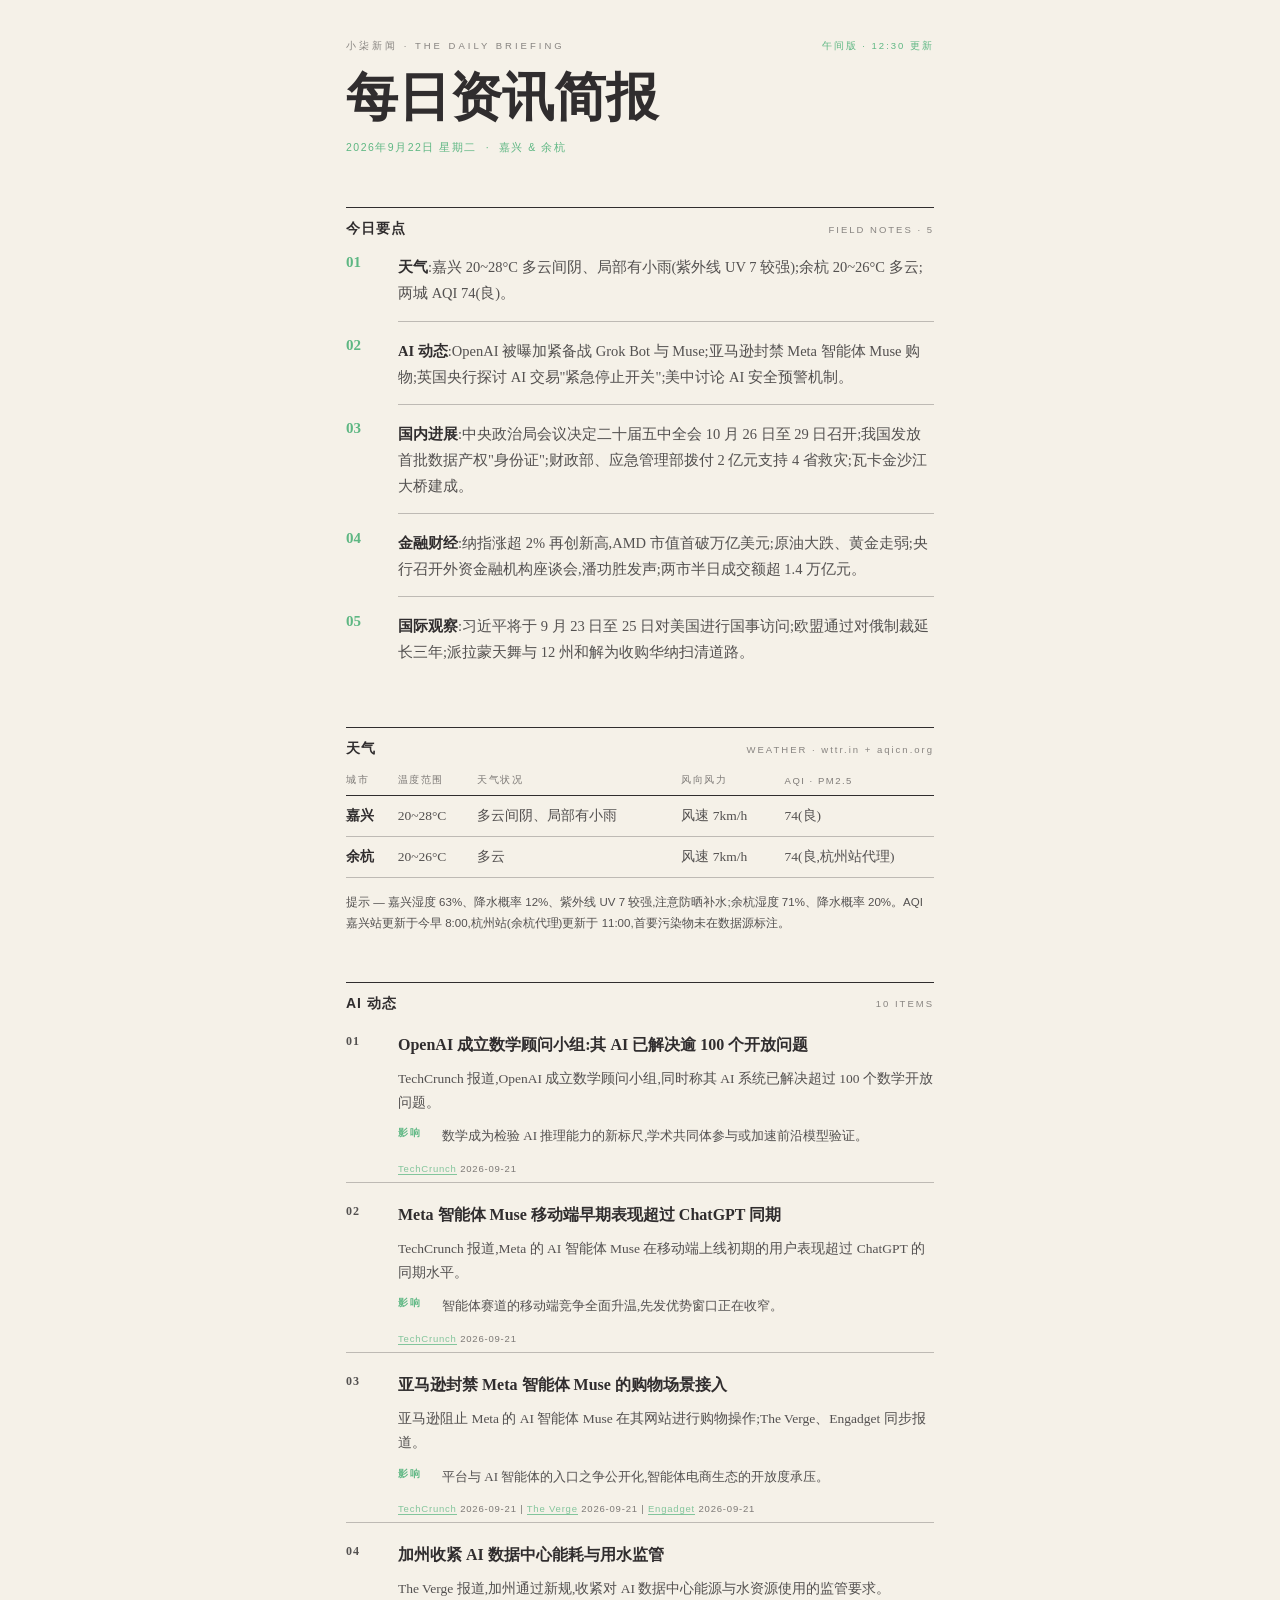
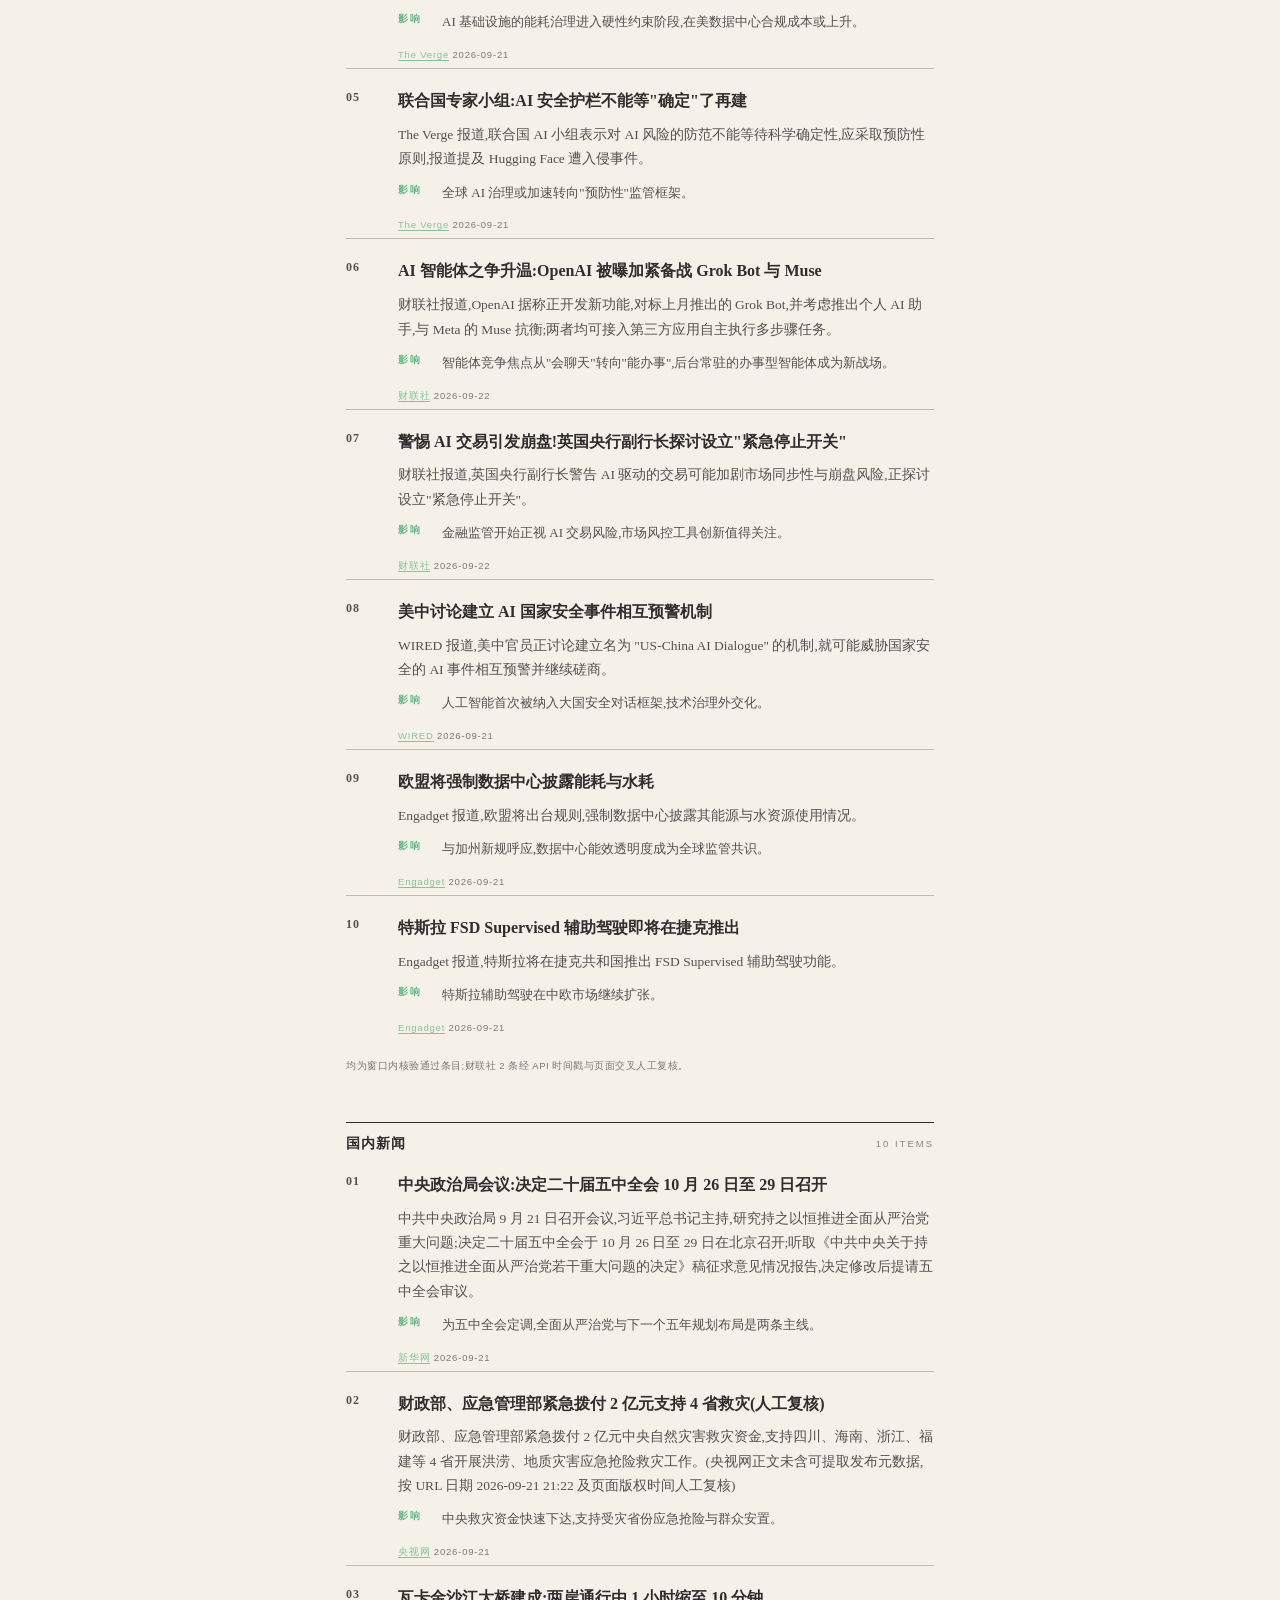
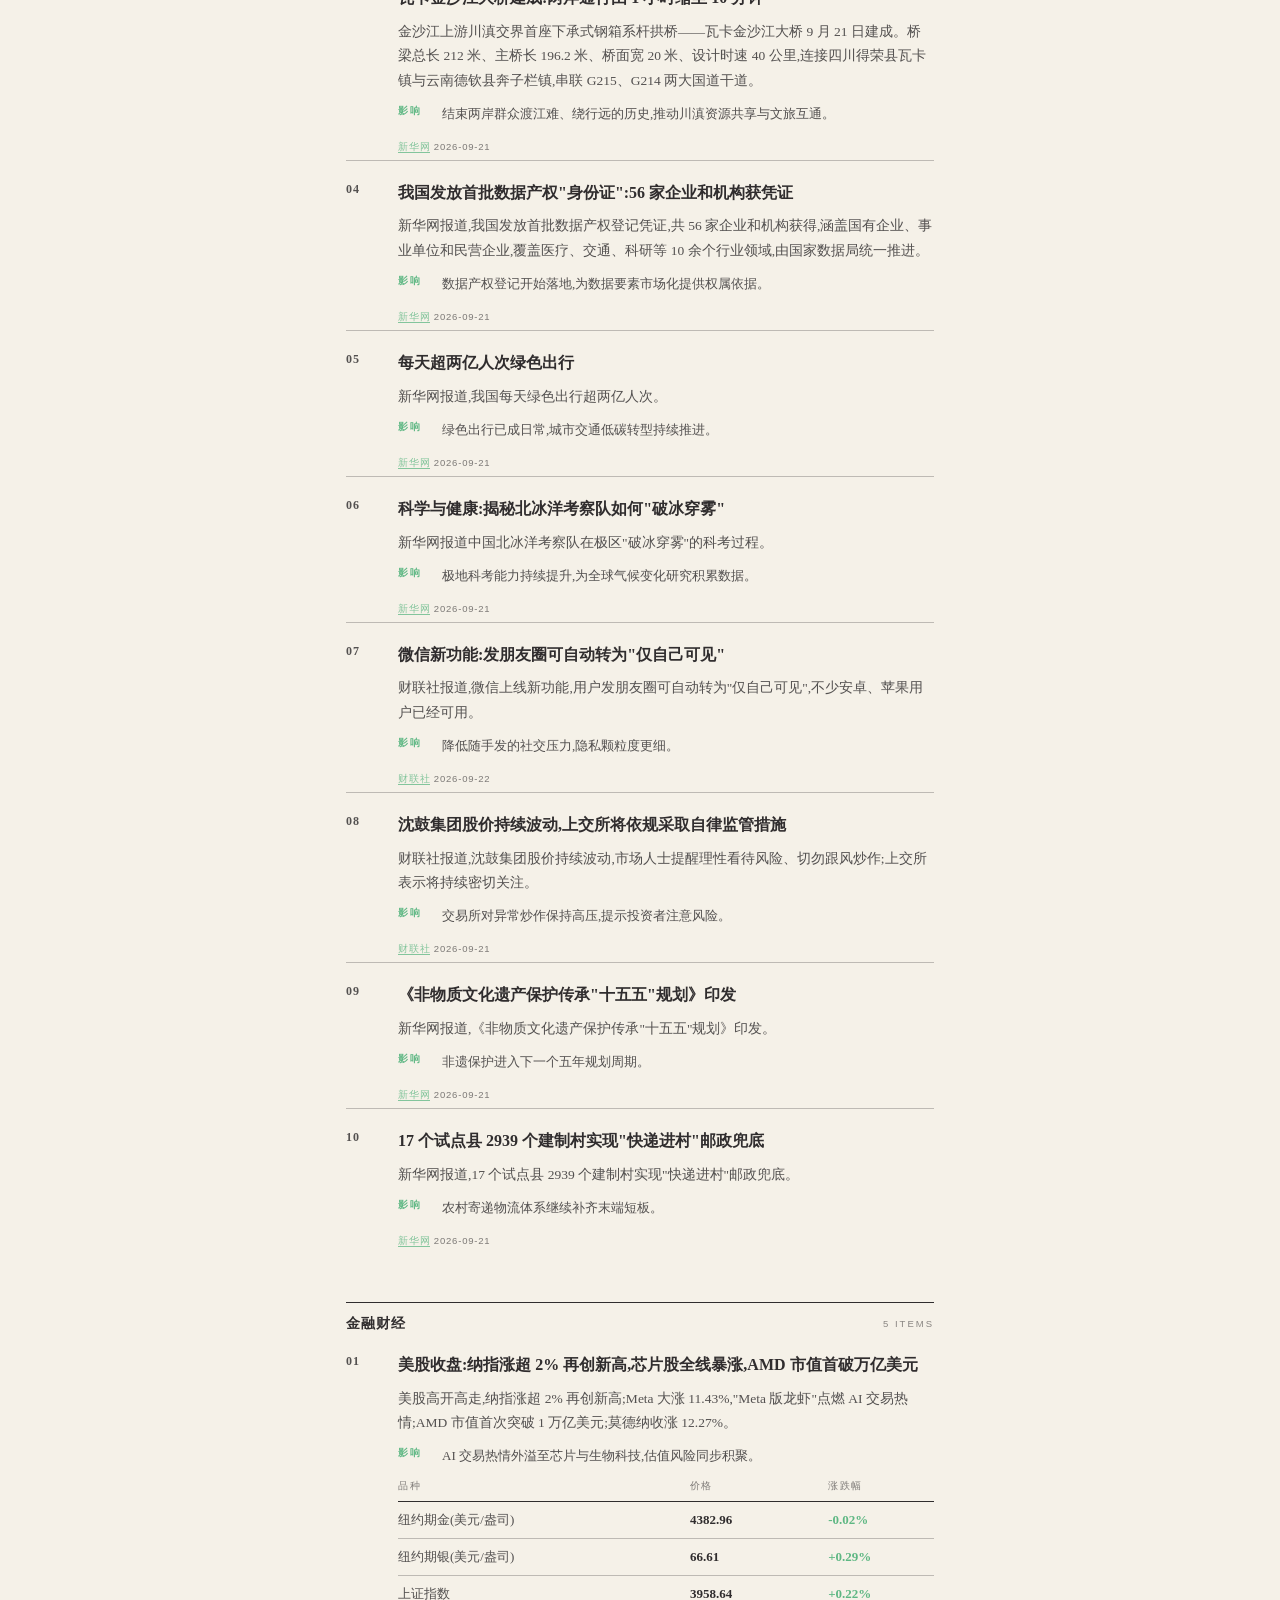
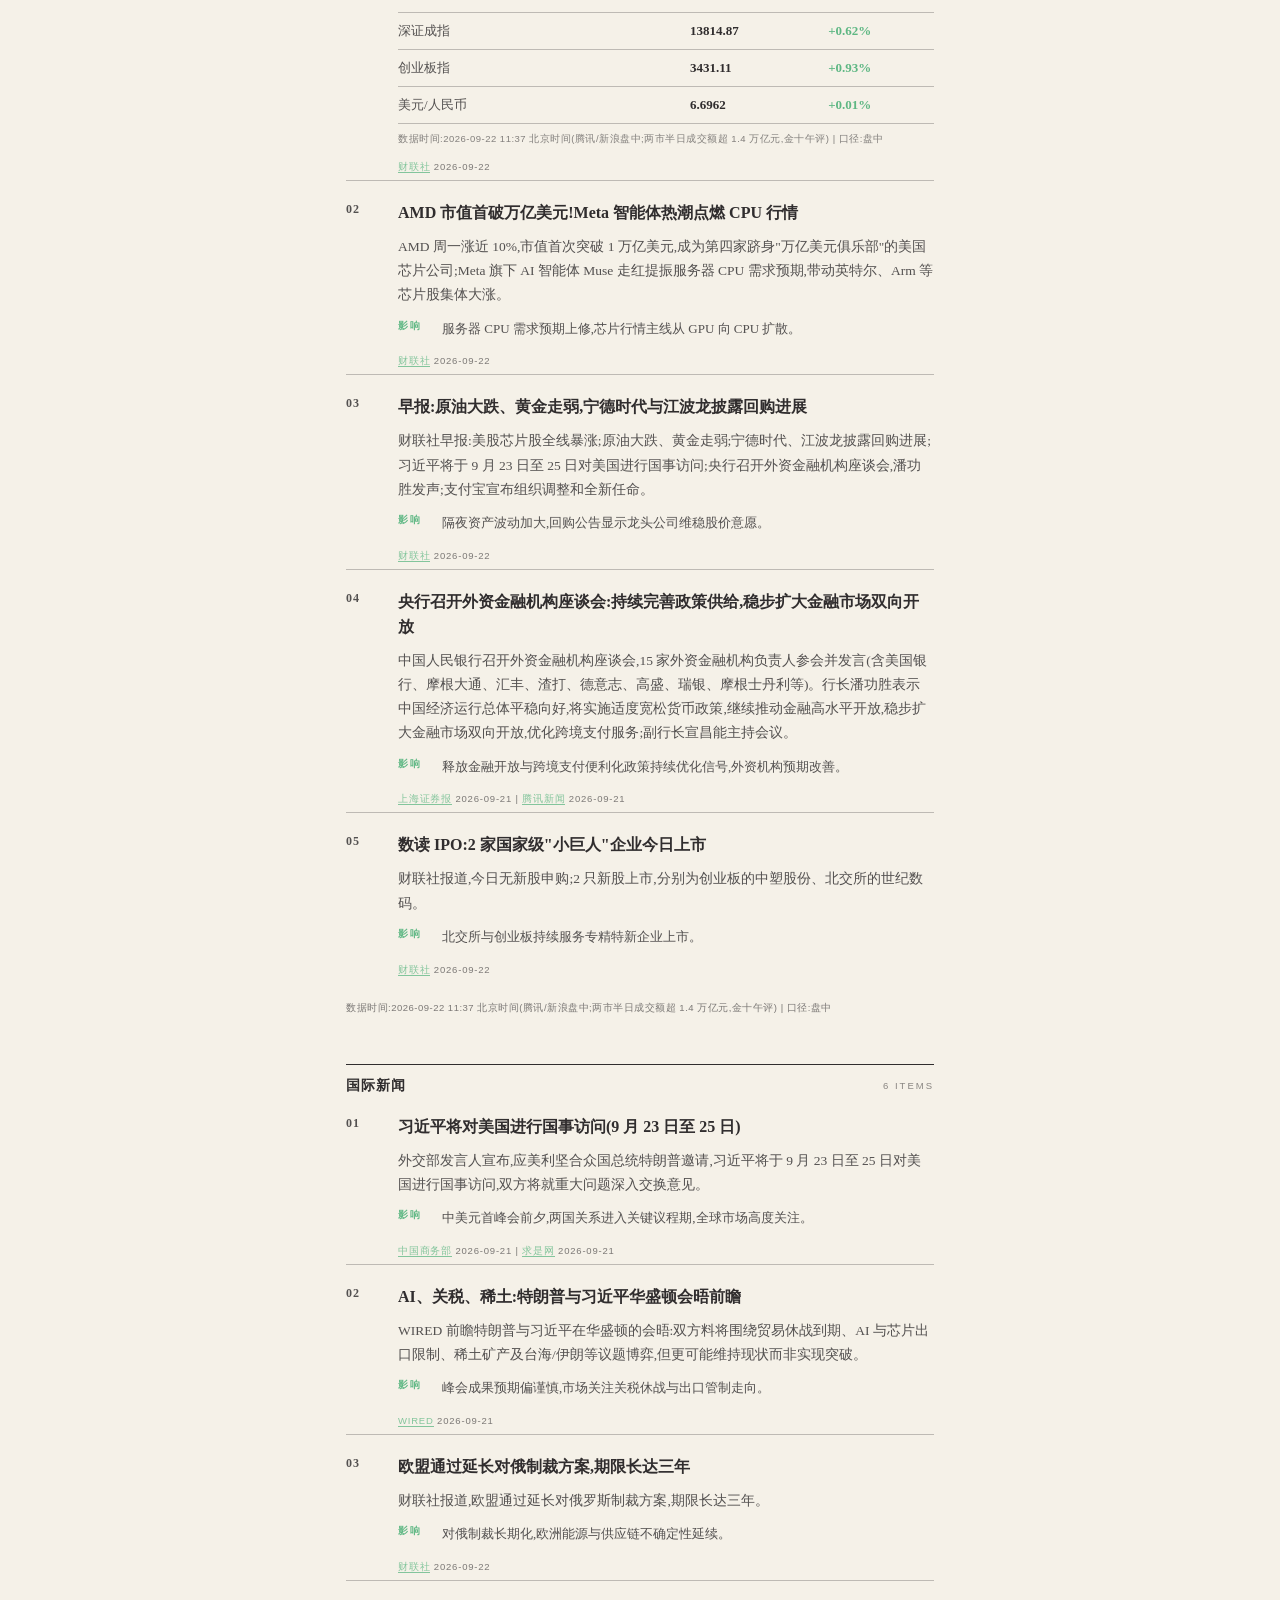
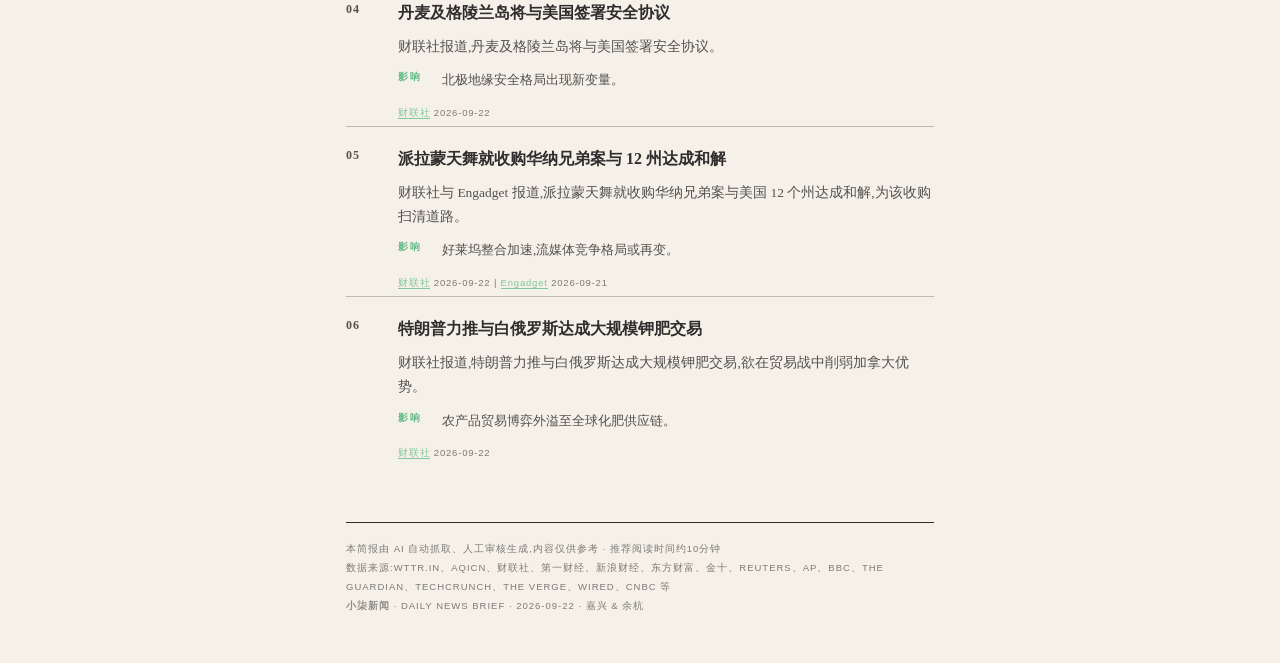
<file: templates/daily-2026-09-22-zhuBi.html>
<!--
  每日资讯简报 · 2026年9月22日 星期二 —— V2 主笔 · 薄荷观察日志: editorial journal
  设计体系: 借鉴 yanliudesign/mono-color-skill 编辑印刷语法(纸基材/双墨版角色/单一左缘/主动留白/5-12x 字号跳跃/一个手工手势)
  本版配方: 基材 Pale Beige #F5F1E8 · 炭黑 + 薄荷绿 #5EB783(批注) · 焦点: 52px 衬线报头 · 手势: 圈注"均为优"
  数据源: templates/data-2026-09-22.mjs
  发送: powershell -File scripts/send_email.ps1 -SubjectFile <主题文件> -HtmlFile <本文件> -DateStr 2026-09-22
  硬校验: 本文件包含 NumberAlign @font-face 定义(send_email.ps1 必需)
  重新生成: node templates/build.mjs
-->
<!DOCTYPE html>
<html lang="zh-CN">
<head>
<meta charset="utf-8">
<meta name="viewport" content="width=device-width, initial-scale=1">
<meta http-equiv="X-UA-Compatible" content="IE=edge">
<meta name="x-apple-disable-message-reformatting">
<meta name="color-scheme" content="light">
<title>每日资讯简报 · 2026年9月22日</title>
<style>
/* NumberAlign 数字字体 —— send_email.ps1 硬校验项,勿删 */
@font-face {
  font-family: 'NumberAlign';
  src: local('Times New Roman'), local('Times'), local('Songti SC');
  unicode-range: U+0030-0039, U+002E, U+0025, U+002B, U+002D, U+00B0, U+007E;
}

table, td { mso-table-lspace: 0pt; mso-table-rspace: 0pt; border-collapse: collapse; }
body, table, td, a { -webkit-text-size-adjust: 100%; -ms-text-size-adjust: 100%; }
img { border: 0; line-height: 100%; outline: none; text-decoration: none; }
a { text-decoration: none; }

  @media screen and (max-width:650px) {
    .outer-td { padding: 16px 0 !important; }
    .paper { width: 100% !important; }
    .pad { padding: 0 20px !important; }
    .display-h1 { font-size: 34px !important; }
    .secr { white-space: normal !important; }
  }

</style>
</head>
<body style="margin:0;padding:0;background-color:#F5F1E8;">
<div style="display:none;max-height:0;overflow:hidden;opacity:0;height:0;">习近平将对美国进行国事访问 · 二十届五中全会 10 月 26 日至 29 日召开 · AMD 市值首破万亿美元 · 纳指涨超 2% 再创新高 · 央行召开外资金融机构座谈会</div>
<table role="presentation" width="100%" border="0" cellpadding="0" cellspacing="0" style="background-color:#F5F1E8;">
<tr><td class="outer-td" align="center" style="padding:40px 12px;">
<table role="presentation" width="700" border="0" cellpadding="0" cellspacing="0" class="paper" style="width:700px;max-width:700px;background-color:#F5F1E8;">

  <tr><td class="pad" style="padding:0 56px;">
    <table role="presentation" width="100%" border="0" cellpadding="0" cellspacing="0"><tr>
      <td style="font-family:'Helvetica Neue',Helvetica,Arial,'Microsoft YaHei','PingFang SC',sans-serif;font-size:9.5px;letter-spacing:3px;color:#302D2E;opacity:0.55;">小柒新闻 · THE DAILY BRIEFING</td>
      <td align="right" style="font-family:'Helvetica Neue',Helvetica,Arial,'Microsoft YaHei','PingFang SC',sans-serif;font-size:9.5px;letter-spacing:2px;color:#5EB783;">午间版 · 12:30 更新</td>
    </tr></table>
    <div class="display-h1" style="font-family:'NumberAlign',Georgia,'Times New Roman','Songti SC',STSong,SimSun,'Noto Serif CJK SC',serif;font-size:52px;font-weight:700;color:#302D2E;line-height:1.2;margin-top:14px;">每日资讯简报</div>
    <div style="font-family:'Helvetica Neue',Helvetica,Arial,'Microsoft YaHei','PingFang SC',sans-serif;font-size:10.5px;letter-spacing:1.5px;color:#5EB783;margin-top:12px;">2026年9月22日 星期二 &nbsp;·&nbsp; 嘉兴 &amp; 余杭</div>

    <div style="height:52px;line-height:52px;font-size:0;">&nbsp;</div>
    
    <div style="border-top:1px solid #302D2E;padding-top:12px;">
      <table role="presentation" width="100%" border="0" cellpadding="0" cellspacing="0"><tr>
        <td style="font-family:'Helvetica Neue',Helvetica,Arial,'Microsoft YaHei','PingFang SC',sans-serif;font-size:14px;font-weight:700;color:#302D2E;letter-spacing:1px;">今日要点</td>
        <td align="right" class="secr" style="font-family:'Helvetica Neue',Helvetica,Arial,'Microsoft YaHei','PingFang SC',sans-serif;font-size:9.5px;letter-spacing:2px;color:#302D2E;opacity:0.55;">FIELD NOTES · 5</td>
      </tr></table>
    </div>
    
    <table role="presentation" width="100%" border="0" cellpadding="0" cellspacing="0">
      
      <tr>
        <td valign="top" style="width:52px;padding:16px 0 0 0;font-family:'NumberAlign',Georgia,'Times New Roman','Songti SC',STSong,SimSun,'Noto Serif CJK SC',serif;font-size:15px;font-weight:700;color:#5EB783;">01</td>
        <td valign="top" style="padding:16px 0 14px 0;">
          <div style="font-family:'NumberAlign',Georgia,'Times New Roman','Songti SC',STSong,SimSun,'Noto Serif CJK SC',serif;font-size:14.5px;line-height:1.8;color:rgba(48,45,46,0.82);"><b style="color:#302D2E;">天气</b>:嘉兴 20~28°C 多云间阴、局部有小雨(紫外线 UV 7 较强);余杭 20~26°C 多云;两城 AQI 74(良)。</div>
        </td>
      </tr>
      <tr>
        <td valign="top" style="width:52px;padding:16px 0 0 0;font-family:'NumberAlign',Georgia,'Times New Roman','Songti SC',STSong,SimSun,'Noto Serif CJK SC',serif;font-size:15px;font-weight:700;color:#5EB783;">02</td>
        <td valign="top" style="padding:16px 0 14px 0;border-top:1px solid rgba(48,45,46,0.28);">
          <div style="font-family:'NumberAlign',Georgia,'Times New Roman','Songti SC',STSong,SimSun,'Noto Serif CJK SC',serif;font-size:14.5px;line-height:1.8;color:rgba(48,45,46,0.82);"><b style="color:#302D2E;">AI 动态</b>:OpenAI 被曝加紧备战 Grok Bot 与 Muse;亚马逊封禁 Meta 智能体 Muse 购物;英国央行探讨 AI 交易&quot;紧急停止开关&quot;;美中讨论 AI 安全预警机制。</div>
        </td>
      </tr>
      <tr>
        <td valign="top" style="width:52px;padding:16px 0 0 0;font-family:'NumberAlign',Georgia,'Times New Roman','Songti SC',STSong,SimSun,'Noto Serif CJK SC',serif;font-size:15px;font-weight:700;color:#5EB783;">03</td>
        <td valign="top" style="padding:16px 0 14px 0;border-top:1px solid rgba(48,45,46,0.28);">
          <div style="font-family:'NumberAlign',Georgia,'Times New Roman','Songti SC',STSong,SimSun,'Noto Serif CJK SC',serif;font-size:14.5px;line-height:1.8;color:rgba(48,45,46,0.82);"><b style="color:#302D2E;">国内进展</b>:中央政治局会议决定二十届五中全会 10 月 26 日至 29 日召开;我国发放首批数据产权&quot;身份证&quot;;财政部、应急管理部拨付 2 亿元支持 4 省救灾;瓦卡金沙江大桥建成。</div>
        </td>
      </tr>
      <tr>
        <td valign="top" style="width:52px;padding:16px 0 0 0;font-family:'NumberAlign',Georgia,'Times New Roman','Songti SC',STSong,SimSun,'Noto Serif CJK SC',serif;font-size:15px;font-weight:700;color:#5EB783;">04</td>
        <td valign="top" style="padding:16px 0 14px 0;border-top:1px solid rgba(48,45,46,0.28);">
          <div style="font-family:'NumberAlign',Georgia,'Times New Roman','Songti SC',STSong,SimSun,'Noto Serif CJK SC',serif;font-size:14.5px;line-height:1.8;color:rgba(48,45,46,0.82);"><b style="color:#302D2E;">金融财经</b>:纳指涨超 2% 再创新高,AMD 市值首破万亿美元;原油大跌、黄金走弱;央行召开外资金融机构座谈会,潘功胜发声;两市半日成交额超 1.4 万亿元。</div>
        </td>
      </tr>
      <tr>
        <td valign="top" style="width:52px;padding:16px 0 0 0;font-family:'NumberAlign',Georgia,'Times New Roman','Songti SC',STSong,SimSun,'Noto Serif CJK SC',serif;font-size:15px;font-weight:700;color:#5EB783;">05</td>
        <td valign="top" style="padding:16px 0 14px 0;border-top:1px solid rgba(48,45,46,0.28);">
          <div style="font-family:'NumberAlign',Georgia,'Times New Roman','Songti SC',STSong,SimSun,'Noto Serif CJK SC',serif;font-size:14.5px;line-height:1.8;color:rgba(48,45,46,0.82);"><b style="color:#302D2E;">国际观察</b>:习近平将于 9 月 23 日至 25 日对美国进行国事访问;欧盟通过对俄制裁延长三年;派拉蒙天舞与 12 州和解为收购华纳扫清道路。</div>
        </td>
      </tr>
    </table>

    <div style="height:48px;line-height:48px;font-size:0;">&nbsp;</div>
    
    <div style="border-top:1px solid #302D2E;padding-top:12px;">
      <table role="presentation" width="100%" border="0" cellpadding="0" cellspacing="0"><tr>
        <td style="font-family:'Helvetica Neue',Helvetica,Arial,'Microsoft YaHei','PingFang SC',sans-serif;font-size:14px;font-weight:700;color:#302D2E;letter-spacing:1px;">天气</td>
        <td align="right" class="secr" style="font-family:'Helvetica Neue',Helvetica,Arial,'Microsoft YaHei','PingFang SC',sans-serif;font-size:9.5px;letter-spacing:2px;color:#302D2E;opacity:0.55;">WEATHER · wttr.in + aqicn.org</td>
      </tr></table>
    </div>
    
    <table role="presentation" width="100%" border="0" cellpadding="0" cellspacing="0" style="margin-top:16px;">
      <tr><td style="font-family:'Helvetica Neue',Helvetica,Arial,'Microsoft YaHei','PingFang SC',sans-serif;font-size:9.5px;letter-spacing:1.5px;color:#302D2E;opacity:0.6;border-bottom:1px solid #302D2E;padding:0 10px 8px 0;">城市</td><td style="font-family:'Helvetica Neue',Helvetica,Arial,'Microsoft YaHei','PingFang SC',sans-serif;font-size:9.5px;letter-spacing:1.5px;color:#302D2E;opacity:0.6;border-bottom:1px solid #302D2E;padding:0 10px 8px 0;">温度范围</td><td style="font-family:'Helvetica Neue',Helvetica,Arial,'Microsoft YaHei','PingFang SC',sans-serif;font-size:9.5px;letter-spacing:1.5px;color:#302D2E;opacity:0.6;border-bottom:1px solid #302D2E;padding:0 10px 8px 0;">天气状况</td><td style="font-family:'Helvetica Neue',Helvetica,Arial,'Microsoft YaHei','PingFang SC',sans-serif;font-size:9.5px;letter-spacing:1.5px;color:#302D2E;opacity:0.6;border-bottom:1px solid #302D2E;padding:0 10px 8px 0;">风向风力</td><td style="font-family:'Helvetica Neue',Helvetica,Arial,'Microsoft YaHei','PingFang SC',sans-serif;font-size:9.5px;letter-spacing:1.5px;color:#302D2E;opacity:0.6;border-bottom:1px solid #302D2E;padding:0 10px 8px 0;">AQI · PM2.5</td></tr>
      <tr>
        <td style="font-family:'NumberAlign',Georgia,'Times New Roman','Songti SC',STSong,SimSun,'Noto Serif CJK SC',serif;font-size:13.5px;font-weight:700;color:#302D2E;padding:11px 10px 11px 0;border-bottom:1px solid rgba(48,45,46,0.28);">嘉兴</td>
        <td style="font-family:'NumberAlign',Georgia,'Times New Roman','Songti SC',STSong,SimSun,'Noto Serif CJK SC',serif;font-size:13.5px;color:rgba(48,45,46,0.82);padding:11px 10px 11px 0;border-bottom:1px solid rgba(48,45,46,0.28);">20~28°C</td>
        <td style="font-family:'NumberAlign',Georgia,'Times New Roman','Songti SC',STSong,SimSun,'Noto Serif CJK SC',serif;font-size:13.5px;color:rgba(48,45,46,0.82);padding:11px 10px 11px 0;border-bottom:1px solid rgba(48,45,46,0.28);">多云间阴、局部有小雨</td>
        <td style="font-family:'NumberAlign',Georgia,'Times New Roman','Songti SC',STSong,SimSun,'Noto Serif CJK SC',serif;font-size:13.5px;color:rgba(48,45,46,0.82);padding:11px 10px 11px 0;border-bottom:1px solid rgba(48,45,46,0.28);">风速 7km/h</td>
        <td style="font-family:'NumberAlign',Georgia,'Times New Roman','Songti SC',STSong,SimSun,'Noto Serif CJK SC',serif;font-size:13.5px;color:rgba(48,45,46,0.82);padding:11px 0;border-bottom:1px solid rgba(48,45,46,0.28);">74(良)</td>
      </tr><tr>
        <td style="font-family:'NumberAlign',Georgia,'Times New Roman','Songti SC',STSong,SimSun,'Noto Serif CJK SC',serif;font-size:13.5px;font-weight:700;color:#302D2E;padding:11px 10px 11px 0;border-bottom:1px solid rgba(48,45,46,0.28);">余杭</td>
        <td style="font-family:'NumberAlign',Georgia,'Times New Roman','Songti SC',STSong,SimSun,'Noto Serif CJK SC',serif;font-size:13.5px;color:rgba(48,45,46,0.82);padding:11px 10px 11px 0;border-bottom:1px solid rgba(48,45,46,0.28);">20~26°C</td>
        <td style="font-family:'NumberAlign',Georgia,'Times New Roman','Songti SC',STSong,SimSun,'Noto Serif CJK SC',serif;font-size:13.5px;color:rgba(48,45,46,0.82);padding:11px 10px 11px 0;border-bottom:1px solid rgba(48,45,46,0.28);">多云</td>
        <td style="font-family:'NumberAlign',Georgia,'Times New Roman','Songti SC',STSong,SimSun,'Noto Serif CJK SC',serif;font-size:13.5px;color:rgba(48,45,46,0.82);padding:11px 10px 11px 0;border-bottom:1px solid rgba(48,45,46,0.28);">风速 7km/h</td>
        <td style="font-family:'NumberAlign',Georgia,'Times New Roman','Songti SC',STSong,SimSun,'Noto Serif CJK SC',serif;font-size:13.5px;color:rgba(48,45,46,0.82);padding:11px 0;border-bottom:1px solid rgba(48,45,46,0.28);">74(良,杭州站代理)</td>
      </tr>
    </table>
    <div style="font-family:'Helvetica Neue',Helvetica,Arial,'Microsoft YaHei','PingFang SC',sans-serif;font-size:11.5px;color:rgba(48,45,46,0.82);margin-top:14px;line-height:1.8;">提示 — 嘉兴湿度 63%、降水概率 12%、紫外线 UV 7 较强,注意防晒补水;余杭湿度 71%、降水概率 20%。AQI 嘉兴站更新于今早 8:00,杭州站(余杭代理)更新于 11:00,首要污染物未在数据源标注。</div>

    
    <div style="height:48px;line-height:48px;font-size:0;">&nbsp;</div>
    
    <div style="border-top:1px solid #302D2E;padding-top:12px;">
      <table role="presentation" width="100%" border="0" cellpadding="0" cellspacing="0"><tr>
        <td style="font-family:'Helvetica Neue',Helvetica,Arial,'Microsoft YaHei','PingFang SC',sans-serif;font-size:14px;font-weight:700;color:#302D2E;letter-spacing:1px;">AI 动态</td>
        <td align="right" class="secr" style="font-family:'Helvetica Neue',Helvetica,Arial,'Microsoft YaHei','PingFang SC',sans-serif;font-size:9.5px;letter-spacing:2px;color:#302D2E;opacity:0.55;">10 ITEMS</td>
      </tr></table>
    </div>
    
    <table role="presentation" width="100%" border="0" cellpadding="0" cellspacing="0" style="">
      <tr>
        <td valign="top" style="width:52px;padding:21px 0 0 0;font-family:'NumberAlign',Georgia,'Times New Roman','Songti SC',STSong,SimSun,'Noto Serif CJK SC',serif;font-size:12px;font-weight:700;color:rgba(48,45,46,0.82);letter-spacing:1px;">01</td>
        <td valign="top" style="padding:20px 0 4px 0;">
          <div style="font-family:'NumberAlign',Georgia,'Times New Roman','Songti SC',STSong,SimSun,'Noto Serif CJK SC',serif;font-size:16px;font-weight:700;line-height:1.55;color:#302D2E;">OpenAI 成立数学顾问小组:其 AI 已解决逾 100 个开放问题</div>
          <div style="font-family:'NumberAlign',Georgia,'Times New Roman','Songti SC',STSong,SimSun,'Noto Serif CJK SC',serif;font-size:13.5px;line-height:1.8;color:rgba(48,45,46,0.82);margin-top:9px;">TechCrunch 报道,OpenAI 成立数学顾问小组,同时称其 AI 系统已解决超过 100 个数学开放问题。</div>
          <table role="presentation" width="100%" border="0" cellpadding="0" cellspacing="0" style="margin-top:10px;"><tr>
            <td valign="top" style="width:44px;padding-top:2px;font-family:'Helvetica Neue',Helvetica,Arial,'Microsoft YaHei','PingFang SC',sans-serif;font-size:9.5px;font-weight:700;letter-spacing:2px;color:#5EB783;">影响</td>
            <td valign="top" style="font-family:'NumberAlign',Georgia,'Times New Roman','Songti SC',STSong,SimSun,'Noto Serif CJK SC',serif;font-size:13px;line-height:1.75;color:rgba(48,45,46,0.82);">数学成为检验 AI 推理能力的新标尺,学术共同体参与或加速前沿模型验证。</td>
          </tr></table>
          
          <div style="font-family:'Helvetica Neue',Helvetica,Arial,'Microsoft YaHei','PingFang SC',sans-serif;font-size:9.5px;letter-spacing:0.8px;color:rgba(48,45,46,0.82);opacity:0.75;margin-top:12px;line-height:1.9;"><a href="https://techcrunch.com/2026/09/21/openai-forms-math-advisory-group-as-its-ai-resolves-more-than-100-open-problems/" target="_blank" style="color:#5EB783;border-bottom:1px solid #5EB783;">TechCrunch</a><span> 2026-09-21</span></div>
        </td>
      </tr>
    </table>
    <table role="presentation" width="100%" border="0" cellpadding="0" cellspacing="0" style="border-top:1px solid rgba(48,45,46,0.28);">
      <tr>
        <td valign="top" style="width:52px;padding:21px 0 0 0;font-family:'NumberAlign',Georgia,'Times New Roman','Songti SC',STSong,SimSun,'Noto Serif CJK SC',serif;font-size:12px;font-weight:700;color:rgba(48,45,46,0.82);letter-spacing:1px;">02</td>
        <td valign="top" style="padding:20px 0 4px 0;">
          <div style="font-family:'NumberAlign',Georgia,'Times New Roman','Songti SC',STSong,SimSun,'Noto Serif CJK SC',serif;font-size:16px;font-weight:700;line-height:1.55;color:#302D2E;">Meta 智能体 Muse 移动端早期表现超过 ChatGPT 同期</div>
          <div style="font-family:'NumberAlign',Georgia,'Times New Roman','Songti SC',STSong,SimSun,'Noto Serif CJK SC',serif;font-size:13.5px;line-height:1.8;color:rgba(48,45,46,0.82);margin-top:9px;">TechCrunch 报道,Meta 的 AI 智能体 Muse 在移动端上线初期的用户表现超过 ChatGPT 的同期水平。</div>
          <table role="presentation" width="100%" border="0" cellpadding="0" cellspacing="0" style="margin-top:10px;"><tr>
            <td valign="top" style="width:44px;padding-top:2px;font-family:'Helvetica Neue',Helvetica,Arial,'Microsoft YaHei','PingFang SC',sans-serif;font-size:9.5px;font-weight:700;letter-spacing:2px;color:#5EB783;">影响</td>
            <td valign="top" style="font-family:'NumberAlign',Georgia,'Times New Roman','Songti SC',STSong,SimSun,'Noto Serif CJK SC',serif;font-size:13px;line-height:1.75;color:rgba(48,45,46,0.82);">智能体赛道的移动端竞争全面升温,先发优势窗口正在收窄。</td>
          </tr></table>
          
          <div style="font-family:'Helvetica Neue',Helvetica,Arial,'Microsoft YaHei','PingFang SC',sans-serif;font-size:9.5px;letter-spacing:0.8px;color:rgba(48,45,46,0.82);opacity:0.75;margin-top:12px;line-height:1.9;"><a href="https://techcrunch.com/2026/09/21/metas-muse-is-outpacing-chatgpts-early-mobile-launch/" target="_blank" style="color:#5EB783;border-bottom:1px solid #5EB783;">TechCrunch</a><span> 2026-09-21</span></div>
        </td>
      </tr>
    </table>
    <table role="presentation" width="100%" border="0" cellpadding="0" cellspacing="0" style="border-top:1px solid rgba(48,45,46,0.28);">
      <tr>
        <td valign="top" style="width:52px;padding:21px 0 0 0;font-family:'NumberAlign',Georgia,'Times New Roman','Songti SC',STSong,SimSun,'Noto Serif CJK SC',serif;font-size:12px;font-weight:700;color:rgba(48,45,46,0.82);letter-spacing:1px;">03</td>
        <td valign="top" style="padding:20px 0 4px 0;">
          <div style="font-family:'NumberAlign',Georgia,'Times New Roman','Songti SC',STSong,SimSun,'Noto Serif CJK SC',serif;font-size:16px;font-weight:700;line-height:1.55;color:#302D2E;">亚马逊封禁 Meta 智能体 Muse 的购物场景接入</div>
          <div style="font-family:'NumberAlign',Georgia,'Times New Roman','Songti SC',STSong,SimSun,'Noto Serif CJK SC',serif;font-size:13.5px;line-height:1.8;color:rgba(48,45,46,0.82);margin-top:9px;">亚马逊阻止 Meta 的 AI 智能体 Muse 在其网站进行购物操作;The Verge、Engadget 同步报道。</div>
          <table role="presentation" width="100%" border="0" cellpadding="0" cellspacing="0" style="margin-top:10px;"><tr>
            <td valign="top" style="width:44px;padding-top:2px;font-family:'Helvetica Neue',Helvetica,Arial,'Microsoft YaHei','PingFang SC',sans-serif;font-size:9.5px;font-weight:700;letter-spacing:2px;color:#5EB783;">影响</td>
            <td valign="top" style="font-family:'NumberAlign',Georgia,'Times New Roman','Songti SC',STSong,SimSun,'Noto Serif CJK SC',serif;font-size:13px;line-height:1.75;color:rgba(48,45,46,0.82);">平台与 AI 智能体的入口之争公开化,智能体电商生态的开放度承压。</td>
          </tr></table>
          
          <div style="font-family:'Helvetica Neue',Helvetica,Arial,'Microsoft YaHei','PingFang SC',sans-serif;font-size:9.5px;letter-spacing:0.8px;color:rgba(48,45,46,0.82);opacity:0.75;margin-top:12px;line-height:1.9;"><a href="https://techcrunch.com/2026/09/21/metas-ai-agent-has-been-blocked-from-using-amazon-com/" target="_blank" style="color:#5EB783;border-bottom:1px solid #5EB783;">TechCrunch</a><span> 2026-09-21</span><span>&nbsp;|&nbsp;</span><a href="https://www.theverge.com/tech/998078/amazon-blocks-meta-muse-ai-agent-shopping" target="_blank" style="color:#5EB783;border-bottom:1px solid #5EB783;">The Verge</a><span> 2026-09-21</span><span>&nbsp;|&nbsp;</span><a href="https://www.engadget.com/2263659/amazon-bars-metas-muse-ai-from-shopping-on-its-site/" target="_blank" style="color:#5EB783;border-bottom:1px solid #5EB783;">Engadget</a><span> 2026-09-21</span></div>
        </td>
      </tr>
    </table>
    <table role="presentation" width="100%" border="0" cellpadding="0" cellspacing="0" style="border-top:1px solid rgba(48,45,46,0.28);">
      <tr>
        <td valign="top" style="width:52px;padding:21px 0 0 0;font-family:'NumberAlign',Georgia,'Times New Roman','Songti SC',STSong,SimSun,'Noto Serif CJK SC',serif;font-size:12px;font-weight:700;color:rgba(48,45,46,0.82);letter-spacing:1px;">04</td>
        <td valign="top" style="padding:20px 0 4px 0;">
          <div style="font-family:'NumberAlign',Georgia,'Times New Roman','Songti SC',STSong,SimSun,'Noto Serif CJK SC',serif;font-size:16px;font-weight:700;line-height:1.55;color:#302D2E;">加州收紧 AI 数据中心能耗与用水监管</div>
          <div style="font-family:'NumberAlign',Georgia,'Times New Roman','Songti SC',STSong,SimSun,'Noto Serif CJK SC',serif;font-size:13.5px;line-height:1.8;color:rgba(48,45,46,0.82);margin-top:9px;">The Verge 报道,加州通过新规,收紧对 AI 数据中心能源与水资源使用的监管要求。</div>
          <table role="presentation" width="100%" border="0" cellpadding="0" cellspacing="0" style="margin-top:10px;"><tr>
            <td valign="top" style="width:44px;padding-top:2px;font-family:'Helvetica Neue',Helvetica,Arial,'Microsoft YaHei','PingFang SC',sans-serif;font-size:9.5px;font-weight:700;letter-spacing:2px;color:#5EB783;">影响</td>
            <td valign="top" style="font-family:'NumberAlign',Georgia,'Times New Roman','Songti SC',STSong,SimSun,'Noto Serif CJK SC',serif;font-size:13px;line-height:1.75;color:rgba(48,45,46,0.82);">AI 基础设施的能耗治理进入硬性约束阶段,在美数据中心合规成本或上升。</td>
          </tr></table>
          
          <div style="font-family:'Helvetica Neue',Helvetica,Arial,'Microsoft YaHei','PingFang SC',sans-serif;font-size:9.5px;letter-spacing:0.8px;color:rgba(48,45,46,0.82);opacity:0.75;margin-top:12px;line-height:1.9;"><a href="https://www.theverge.com/ai-artificial-intelligence/998453/california-ai-data-center-bills" target="_blank" style="color:#5EB783;border-bottom:1px solid #5EB783;">The Verge</a><span> 2026-09-21</span></div>
        </td>
      </tr>
    </table>
    <table role="presentation" width="100%" border="0" cellpadding="0" cellspacing="0" style="border-top:1px solid rgba(48,45,46,0.28);">
      <tr>
        <td valign="top" style="width:52px;padding:21px 0 0 0;font-family:'NumberAlign',Georgia,'Times New Roman','Songti SC',STSong,SimSun,'Noto Serif CJK SC',serif;font-size:12px;font-weight:700;color:rgba(48,45,46,0.82);letter-spacing:1px;">05</td>
        <td valign="top" style="padding:20px 0 4px 0;">
          <div style="font-family:'NumberAlign',Georgia,'Times New Roman','Songti SC',STSong,SimSun,'Noto Serif CJK SC',serif;font-size:16px;font-weight:700;line-height:1.55;color:#302D2E;">联合国专家小组:AI 安全护栏不能等&quot;确定&quot;了再建</div>
          <div style="font-family:'NumberAlign',Georgia,'Times New Roman','Songti SC',STSong,SimSun,'Noto Serif CJK SC',serif;font-size:13.5px;line-height:1.8;color:rgba(48,45,46,0.82);margin-top:9px;">The Verge 报道,联合国 AI 小组表示对 AI 风险的防范不能等待科学确定性,应采取预防性原则,报道提及 Hugging Face 遭入侵事件。</div>
          <table role="presentation" width="100%" border="0" cellpadding="0" cellspacing="0" style="margin-top:10px;"><tr>
            <td valign="top" style="width:44px;padding-top:2px;font-family:'Helvetica Neue',Helvetica,Arial,'Microsoft YaHei','PingFang SC',sans-serif;font-size:9.5px;font-weight:700;letter-spacing:2px;color:#5EB783;">影响</td>
            <td valign="top" style="font-family:'NumberAlign',Georgia,'Times New Roman','Songti SC',STSong,SimSun,'Noto Serif CJK SC',serif;font-size:13px;line-height:1.75;color:rgba(48,45,46,0.82);">全球 AI 治理或加速转向&quot;预防性&quot;监管框架。</td>
          </tr></table>
          
          <div style="font-family:'Helvetica Neue',Helvetica,Arial,'Microsoft YaHei','PingFang SC',sans-serif;font-size:9.5px;letter-spacing:0.8px;color:rgba(48,45,46,0.82);opacity:0.75;margin-top:12px;line-height:1.9;"><a href="https://www.theverge.com/ai-artificial-intelligence/998090/un-ai-panel-hugging-face-hack-precautionary-principle" target="_blank" style="color:#5EB783;border-bottom:1px solid #5EB783;">The Verge</a><span> 2026-09-21</span></div>
        </td>
      </tr>
    </table>
    <table role="presentation" width="100%" border="0" cellpadding="0" cellspacing="0" style="border-top:1px solid rgba(48,45,46,0.28);">
      <tr>
        <td valign="top" style="width:52px;padding:21px 0 0 0;font-family:'NumberAlign',Georgia,'Times New Roman','Songti SC',STSong,SimSun,'Noto Serif CJK SC',serif;font-size:12px;font-weight:700;color:rgba(48,45,46,0.82);letter-spacing:1px;">06</td>
        <td valign="top" style="padding:20px 0 4px 0;">
          <div style="font-family:'NumberAlign',Georgia,'Times New Roman','Songti SC',STSong,SimSun,'Noto Serif CJK SC',serif;font-size:16px;font-weight:700;line-height:1.55;color:#302D2E;">AI 智能体之争升温:OpenAI 被曝加紧备战 Grok Bot 与 Muse</div>
          <div style="font-family:'NumberAlign',Georgia,'Times New Roman','Songti SC',STSong,SimSun,'Noto Serif CJK SC',serif;font-size:13.5px;line-height:1.8;color:rgba(48,45,46,0.82);margin-top:9px;">财联社报道,OpenAI 据称正开发新功能,对标上月推出的 Grok Bot,并考虑推出个人 AI 助手,与 Meta 的 Muse 抗衡;两者均可接入第三方应用自主执行多步骤任务。</div>
          <table role="presentation" width="100%" border="0" cellpadding="0" cellspacing="0" style="margin-top:10px;"><tr>
            <td valign="top" style="width:44px;padding-top:2px;font-family:'Helvetica Neue',Helvetica,Arial,'Microsoft YaHei','PingFang SC',sans-serif;font-size:9.5px;font-weight:700;letter-spacing:2px;color:#5EB783;">影响</td>
            <td valign="top" style="font-family:'NumberAlign',Georgia,'Times New Roman','Songti SC',STSong,SimSun,'Noto Serif CJK SC',serif;font-size:13px;line-height:1.75;color:rgba(48,45,46,0.82);">智能体竞争焦点从&quot;会聊天&quot;转向&quot;能办事&quot;,后台常驻的办事型智能体成为新战场。</td>
          </tr></table>
          
          <div style="font-family:'Helvetica Neue',Helvetica,Arial,'Microsoft YaHei','PingFang SC',sans-serif;font-size:9.5px;letter-spacing:0.8px;color:rgba(48,45,46,0.82);opacity:0.75;margin-top:12px;line-height:1.9;"><a href="https://www.cls.cn/detail/2489489" target="_blank" style="color:#5EB783;border-bottom:1px solid #5EB783;">财联社</a><span> 2026-09-22</span></div>
        </td>
      </tr>
    </table>
    <table role="presentation" width="100%" border="0" cellpadding="0" cellspacing="0" style="border-top:1px solid rgba(48,45,46,0.28);">
      <tr>
        <td valign="top" style="width:52px;padding:21px 0 0 0;font-family:'NumberAlign',Georgia,'Times New Roman','Songti SC',STSong,SimSun,'Noto Serif CJK SC',serif;font-size:12px;font-weight:700;color:rgba(48,45,46,0.82);letter-spacing:1px;">07</td>
        <td valign="top" style="padding:20px 0 4px 0;">
          <div style="font-family:'NumberAlign',Georgia,'Times New Roman','Songti SC',STSong,SimSun,'Noto Serif CJK SC',serif;font-size:16px;font-weight:700;line-height:1.55;color:#302D2E;">警惕 AI 交易引发崩盘!英国央行副行长探讨设立&quot;紧急停止开关&quot;</div>
          <div style="font-family:'NumberAlign',Georgia,'Times New Roman','Songti SC',STSong,SimSun,'Noto Serif CJK SC',serif;font-size:13.5px;line-height:1.8;color:rgba(48,45,46,0.82);margin-top:9px;">财联社报道,英国央行副行长警告 AI 驱动的交易可能加剧市场同步性与崩盘风险,正探讨设立&quot;紧急停止开关&quot;。</div>
          <table role="presentation" width="100%" border="0" cellpadding="0" cellspacing="0" style="margin-top:10px;"><tr>
            <td valign="top" style="width:44px;padding-top:2px;font-family:'Helvetica Neue',Helvetica,Arial,'Microsoft YaHei','PingFang SC',sans-serif;font-size:9.5px;font-weight:700;letter-spacing:2px;color:#5EB783;">影响</td>
            <td valign="top" style="font-family:'NumberAlign',Georgia,'Times New Roman','Songti SC',STSong,SimSun,'Noto Serif CJK SC',serif;font-size:13px;line-height:1.75;color:rgba(48,45,46,0.82);">金融监管开始正视 AI 交易风险,市场风控工具创新值得关注。</td>
          </tr></table>
          
          <div style="font-family:'Helvetica Neue',Helvetica,Arial,'Microsoft YaHei','PingFang SC',sans-serif;font-size:9.5px;letter-spacing:0.8px;color:rgba(48,45,46,0.82);opacity:0.75;margin-top:12px;line-height:1.9;"><a href="https://www.cls.cn/detail/2489463" target="_blank" style="color:#5EB783;border-bottom:1px solid #5EB783;">财联社</a><span> 2026-09-22</span></div>
        </td>
      </tr>
    </table>
    <table role="presentation" width="100%" border="0" cellpadding="0" cellspacing="0" style="border-top:1px solid rgba(48,45,46,0.28);">
      <tr>
        <td valign="top" style="width:52px;padding:21px 0 0 0;font-family:'NumberAlign',Georgia,'Times New Roman','Songti SC',STSong,SimSun,'Noto Serif CJK SC',serif;font-size:12px;font-weight:700;color:rgba(48,45,46,0.82);letter-spacing:1px;">08</td>
        <td valign="top" style="padding:20px 0 4px 0;">
          <div style="font-family:'NumberAlign',Georgia,'Times New Roman','Songti SC',STSong,SimSun,'Noto Serif CJK SC',serif;font-size:16px;font-weight:700;line-height:1.55;color:#302D2E;">美中讨论建立 AI 国家安全事件相互预警机制</div>
          <div style="font-family:'NumberAlign',Georgia,'Times New Roman','Songti SC',STSong,SimSun,'Noto Serif CJK SC',serif;font-size:13.5px;line-height:1.8;color:rgba(48,45,46,0.82);margin-top:9px;">WIRED 报道,美中官员正讨论建立名为 &quot;US-China AI Dialogue&quot; 的机制,就可能威胁国家安全的 AI 事件相互预警并继续磋商。</div>
          <table role="presentation" width="100%" border="0" cellpadding="0" cellspacing="0" style="margin-top:10px;"><tr>
            <td valign="top" style="width:44px;padding-top:2px;font-family:'Helvetica Neue',Helvetica,Arial,'Microsoft YaHei','PingFang SC',sans-serif;font-size:9.5px;font-weight:700;letter-spacing:2px;color:#5EB783;">影响</td>
            <td valign="top" style="font-family:'NumberAlign',Georgia,'Times New Roman','Songti SC',STSong,SimSun,'Noto Serif CJK SC',serif;font-size:13px;line-height:1.75;color:rgba(48,45,46,0.82);">人工智能首次被纳入大国安全对话框架,技术治理外交化。</td>
          </tr></table>
          
          <div style="font-family:'Helvetica Neue',Helvetica,Arial,'Microsoft YaHei','PingFang SC',sans-serif;font-size:9.5px;letter-spacing:0.8px;color:rgba(48,45,46,0.82);opacity:0.75;margin-top:12px;line-height:1.9;"><a href="https://www.wired.com/story/us-and-china-discuss-alerting-each-other-to-ai-national-security-threats/" target="_blank" style="color:#5EB783;border-bottom:1px solid #5EB783;">WIRED</a><span> 2026-09-21</span></div>
        </td>
      </tr>
    </table>
    <table role="presentation" width="100%" border="0" cellpadding="0" cellspacing="0" style="border-top:1px solid rgba(48,45,46,0.28);">
      <tr>
        <td valign="top" style="width:52px;padding:21px 0 0 0;font-family:'NumberAlign',Georgia,'Times New Roman','Songti SC',STSong,SimSun,'Noto Serif CJK SC',serif;font-size:12px;font-weight:700;color:rgba(48,45,46,0.82);letter-spacing:1px;">09</td>
        <td valign="top" style="padding:20px 0 4px 0;">
          <div style="font-family:'NumberAlign',Georgia,'Times New Roman','Songti SC',STSong,SimSun,'Noto Serif CJK SC',serif;font-size:16px;font-weight:700;line-height:1.55;color:#302D2E;">欧盟将强制数据中心披露能耗与水耗</div>
          <div style="font-family:'NumberAlign',Georgia,'Times New Roman','Songti SC',STSong,SimSun,'Noto Serif CJK SC',serif;font-size:13.5px;line-height:1.8;color:rgba(48,45,46,0.82);margin-top:9px;">Engadget 报道,欧盟将出台规则,强制数据中心披露其能源与水资源使用情况。</div>
          <table role="presentation" width="100%" border="0" cellpadding="0" cellspacing="0" style="margin-top:10px;"><tr>
            <td valign="top" style="width:44px;padding-top:2px;font-family:'Helvetica Neue',Helvetica,Arial,'Microsoft YaHei','PingFang SC',sans-serif;font-size:9.5px;font-weight:700;letter-spacing:2px;color:#5EB783;">影响</td>
            <td valign="top" style="font-family:'NumberAlign',Georgia,'Times New Roman','Songti SC',STSong,SimSun,'Noto Serif CJK SC',serif;font-size:13px;line-height:1.75;color:rgba(48,45,46,0.82);">与加州新规呼应,数据中心能效透明度成为全球监管共识。</td>
          </tr></table>
          
          <div style="font-family:'Helvetica Neue',Helvetica,Arial,'Microsoft YaHei','PingFang SC',sans-serif;font-size:9.5px;letter-spacing:0.8px;color:rgba(48,45,46,0.82);opacity:0.75;margin-top:12px;line-height:1.9;"><a href="https://www.engadget.com/2264607/the-eu-will-force-data-centers-to-disclose-their-energy-and-water-use/" target="_blank" style="color:#5EB783;border-bottom:1px solid #5EB783;">Engadget</a><span> 2026-09-21</span></div>
        </td>
      </tr>
    </table>
    <table role="presentation" width="100%" border="0" cellpadding="0" cellspacing="0" style="border-top:1px solid rgba(48,45,46,0.28);">
      <tr>
        <td valign="top" style="width:52px;padding:21px 0 0 0;font-family:'NumberAlign',Georgia,'Times New Roman','Songti SC',STSong,SimSun,'Noto Serif CJK SC',serif;font-size:12px;font-weight:700;color:rgba(48,45,46,0.82);letter-spacing:1px;">10</td>
        <td valign="top" style="padding:20px 0 4px 0;">
          <div style="font-family:'NumberAlign',Georgia,'Times New Roman','Songti SC',STSong,SimSun,'Noto Serif CJK SC',serif;font-size:16px;font-weight:700;line-height:1.55;color:#302D2E;">特斯拉 FSD Supervised 辅助驾驶即将在捷克推出</div>
          <div style="font-family:'NumberAlign',Georgia,'Times New Roman','Songti SC',STSong,SimSun,'Noto Serif CJK SC',serif;font-size:13.5px;line-height:1.8;color:rgba(48,45,46,0.82);margin-top:9px;">Engadget 报道,特斯拉将在捷克共和国推出 FSD Supervised 辅助驾驶功能。</div>
          <table role="presentation" width="100%" border="0" cellpadding="0" cellspacing="0" style="margin-top:10px;"><tr>
            <td valign="top" style="width:44px;padding-top:2px;font-family:'Helvetica Neue',Helvetica,Arial,'Microsoft YaHei','PingFang SC',sans-serif;font-size:9.5px;font-weight:700;letter-spacing:2px;color:#5EB783;">影响</td>
            <td valign="top" style="font-family:'NumberAlign',Georgia,'Times New Roman','Songti SC',STSong,SimSun,'Noto Serif CJK SC',serif;font-size:13px;line-height:1.75;color:rgba(48,45,46,0.82);">特斯拉辅助驾驶在中欧市场继续扩张。</td>
          </tr></table>
          
          <div style="font-family:'Helvetica Neue',Helvetica,Arial,'Microsoft YaHei','PingFang SC',sans-serif;font-size:9.5px;letter-spacing:0.8px;color:rgba(48,45,46,0.82);opacity:0.75;margin-top:12px;line-height:1.9;"><a href="https://www.engadget.com/2264292/tesla-will-soon-roll-out-fsd-supervised-in-the-czech-republic/" target="_blank" style="color:#5EB783;border-bottom:1px solid #5EB783;">Engadget</a><span> 2026-09-21</span></div>
        </td>
      </tr>
    </table>
    <div style="font-family:'Helvetica Neue',Helvetica,Arial,'Microsoft YaHei','PingFang SC',sans-serif;font-size:9.5px;color:rgba(48,45,46,0.82);opacity:0.75;margin-top:16px;letter-spacing:0.5px;line-height:1.8;">均为窗口内核验通过条目;财联社 2 条经 API 时间戳与页面交叉人工复核。</div>
    
    <div style="height:48px;line-height:48px;font-size:0;">&nbsp;</div>
    
    <div style="border-top:1px solid #302D2E;padding-top:12px;">
      <table role="presentation" width="100%" border="0" cellpadding="0" cellspacing="0"><tr>
        <td style="font-family:'Helvetica Neue',Helvetica,Arial,'Microsoft YaHei','PingFang SC',sans-serif;font-size:14px;font-weight:700;color:#302D2E;letter-spacing:1px;">国内新闻</td>
        <td align="right" class="secr" style="font-family:'Helvetica Neue',Helvetica,Arial,'Microsoft YaHei','PingFang SC',sans-serif;font-size:9.5px;letter-spacing:2px;color:#302D2E;opacity:0.55;">10 ITEMS</td>
      </tr></table>
    </div>
    
    <table role="presentation" width="100%" border="0" cellpadding="0" cellspacing="0" style="">
      <tr>
        <td valign="top" style="width:52px;padding:21px 0 0 0;font-family:'NumberAlign',Georgia,'Times New Roman','Songti SC',STSong,SimSun,'Noto Serif CJK SC',serif;font-size:12px;font-weight:700;color:rgba(48,45,46,0.82);letter-spacing:1px;">01</td>
        <td valign="top" style="padding:20px 0 4px 0;">
          <div style="font-family:'NumberAlign',Georgia,'Times New Roman','Songti SC',STSong,SimSun,'Noto Serif CJK SC',serif;font-size:16px;font-weight:700;line-height:1.55;color:#302D2E;">中央政治局会议:决定二十届五中全会 10 月 26 日至 29 日召开</div>
          <div style="font-family:'NumberAlign',Georgia,'Times New Roman','Songti SC',STSong,SimSun,'Noto Serif CJK SC',serif;font-size:13.5px;line-height:1.8;color:rgba(48,45,46,0.82);margin-top:9px;">中共中央政治局 9 月 21 日召开会议,习近平总书记主持,研究持之以恒推进全面从严治党重大问题;决定二十届五中全会于 10 月 26 日至 29 日在北京召开;听取《中共中央关于持之以恒推进全面从严治党若干重大问题的决定》稿征求意见情况报告,决定修改后提请五中全会审议。</div>
          <table role="presentation" width="100%" border="0" cellpadding="0" cellspacing="0" style="margin-top:10px;"><tr>
            <td valign="top" style="width:44px;padding-top:2px;font-family:'Helvetica Neue',Helvetica,Arial,'Microsoft YaHei','PingFang SC',sans-serif;font-size:9.5px;font-weight:700;letter-spacing:2px;color:#5EB783;">影响</td>
            <td valign="top" style="font-family:'NumberAlign',Georgia,'Times New Roman','Songti SC',STSong,SimSun,'Noto Serif CJK SC',serif;font-size:13px;line-height:1.75;color:rgba(48,45,46,0.82);">为五中全会定调,全面从严治党与下一个五年规划布局是两条主线。</td>
          </tr></table>
          
          <div style="font-family:'Helvetica Neue',Helvetica,Arial,'Microsoft YaHei','PingFang SC',sans-serif;font-size:9.5px;letter-spacing:0.8px;color:rgba(48,45,46,0.82);opacity:0.75;margin-top:12px;line-height:1.9;"><a href="https://www.news.cn/politics/leaders/20260921/6d2f7db5a4c1477bb588a75e1ad87a4b/c.html" target="_blank" style="color:#5EB783;border-bottom:1px solid #5EB783;">新华网</a><span> 2026-09-21</span></div>
        </td>
      </tr>
    </table>
    <table role="presentation" width="100%" border="0" cellpadding="0" cellspacing="0" style="border-top:1px solid rgba(48,45,46,0.28);">
      <tr>
        <td valign="top" style="width:52px;padding:21px 0 0 0;font-family:'NumberAlign',Georgia,'Times New Roman','Songti SC',STSong,SimSun,'Noto Serif CJK SC',serif;font-size:12px;font-weight:700;color:rgba(48,45,46,0.82);letter-spacing:1px;">02</td>
        <td valign="top" style="padding:20px 0 4px 0;">
          <div style="font-family:'NumberAlign',Georgia,'Times New Roman','Songti SC',STSong,SimSun,'Noto Serif CJK SC',serif;font-size:16px;font-weight:700;line-height:1.55;color:#302D2E;">财政部、应急管理部紧急拨付 2 亿元支持 4 省救灾(人工复核)</div>
          <div style="font-family:'NumberAlign',Georgia,'Times New Roman','Songti SC',STSong,SimSun,'Noto Serif CJK SC',serif;font-size:13.5px;line-height:1.8;color:rgba(48,45,46,0.82);margin-top:9px;">财政部、应急管理部紧急拨付 2 亿元中央自然灾害救灾资金,支持四川、海南、浙江、福建等 4 省开展洪涝、地质灾害应急抢险救灾工作。(央视网正文未含可提取发布元数据,按 URL 日期 2026-09-21 21:22 及页面版权时间人工复核)</div>
          <table role="presentation" width="100%" border="0" cellpadding="0" cellspacing="0" style="margin-top:10px;"><tr>
            <td valign="top" style="width:44px;padding-top:2px;font-family:'Helvetica Neue',Helvetica,Arial,'Microsoft YaHei','PingFang SC',sans-serif;font-size:9.5px;font-weight:700;letter-spacing:2px;color:#5EB783;">影响</td>
            <td valign="top" style="font-family:'NumberAlign',Georgia,'Times New Roman','Songti SC',STSong,SimSun,'Noto Serif CJK SC',serif;font-size:13px;line-height:1.75;color:rgba(48,45,46,0.82);">中央救灾资金快速下达,支持受灾省份应急抢险与群众安置。</td>
          </tr></table>
          
          <div style="font-family:'Helvetica Neue',Helvetica,Arial,'Microsoft YaHei','PingFang SC',sans-serif;font-size:9.5px;letter-spacing:0.8px;color:rgba(48,45,46,0.82);opacity:0.75;margin-top:12px;line-height:1.9;"><a href="https://news.cctv.com/2026/09/21/ARTILHNkcvTh0atmHsKHoZbg260921.shtml" target="_blank" style="color:#5EB783;border-bottom:1px solid #5EB783;">央视网</a><span> 2026-09-21</span></div>
        </td>
      </tr>
    </table>
    <table role="presentation" width="100%" border="0" cellpadding="0" cellspacing="0" style="border-top:1px solid rgba(48,45,46,0.28);">
      <tr>
        <td valign="top" style="width:52px;padding:21px 0 0 0;font-family:'NumberAlign',Georgia,'Times New Roman','Songti SC',STSong,SimSun,'Noto Serif CJK SC',serif;font-size:12px;font-weight:700;color:rgba(48,45,46,0.82);letter-spacing:1px;">03</td>
        <td valign="top" style="padding:20px 0 4px 0;">
          <div style="font-family:'NumberAlign',Georgia,'Times New Roman','Songti SC',STSong,SimSun,'Noto Serif CJK SC',serif;font-size:16px;font-weight:700;line-height:1.55;color:#302D2E;">瓦卡金沙江大桥建成:两岸通行由 1 小时缩至 10 分钟</div>
          <div style="font-family:'NumberAlign',Georgia,'Times New Roman','Songti SC',STSong,SimSun,'Noto Serif CJK SC',serif;font-size:13.5px;line-height:1.8;color:rgba(48,45,46,0.82);margin-top:9px;">金沙江上游川滇交界首座下承式钢箱系杆拱桥——瓦卡金沙江大桥 9 月 21 日建成。桥梁总长 212 米、主桥长 196.2 米、桥面宽 20 米、设计时速 40 公里,连接四川得荣县瓦卡镇与云南德钦县奔子栏镇,串联 G215、G214 两大国道干道。</div>
          <table role="presentation" width="100%" border="0" cellpadding="0" cellspacing="0" style="margin-top:10px;"><tr>
            <td valign="top" style="width:44px;padding-top:2px;font-family:'Helvetica Neue',Helvetica,Arial,'Microsoft YaHei','PingFang SC',sans-serif;font-size:9.5px;font-weight:700;letter-spacing:2px;color:#5EB783;">影响</td>
            <td valign="top" style="font-family:'NumberAlign',Georgia,'Times New Roman','Songti SC',STSong,SimSun,'Noto Serif CJK SC',serif;font-size:13px;line-height:1.75;color:rgba(48,45,46,0.82);">结束两岸群众渡江难、绕行远的历史,推动川滇资源共享与文旅互通。</td>
          </tr></table>
          
          <div style="font-family:'Helvetica Neue',Helvetica,Arial,'Microsoft YaHei','PingFang SC',sans-serif;font-size:9.5px;letter-spacing:0.8px;color:rgba(48,45,46,0.82);opacity:0.75;margin-top:12px;line-height:1.9;"><a href="https://www.news.cn/politics/20260921/a1a747129da04d20bae93e4e763d3ec2/c.html" target="_blank" style="color:#5EB783;border-bottom:1px solid #5EB783;">新华网</a><span> 2026-09-21</span></div>
        </td>
      </tr>
    </table>
    <table role="presentation" width="100%" border="0" cellpadding="0" cellspacing="0" style="border-top:1px solid rgba(48,45,46,0.28);">
      <tr>
        <td valign="top" style="width:52px;padding:21px 0 0 0;font-family:'NumberAlign',Georgia,'Times New Roman','Songti SC',STSong,SimSun,'Noto Serif CJK SC',serif;font-size:12px;font-weight:700;color:rgba(48,45,46,0.82);letter-spacing:1px;">04</td>
        <td valign="top" style="padding:20px 0 4px 0;">
          <div style="font-family:'NumberAlign',Georgia,'Times New Roman','Songti SC',STSong,SimSun,'Noto Serif CJK SC',serif;font-size:16px;font-weight:700;line-height:1.55;color:#302D2E;">我国发放首批数据产权&quot;身份证&quot;:56 家企业和机构获凭证</div>
          <div style="font-family:'NumberAlign',Georgia,'Times New Roman','Songti SC',STSong,SimSun,'Noto Serif CJK SC',serif;font-size:13.5px;line-height:1.8;color:rgba(48,45,46,0.82);margin-top:9px;">新华网报道,我国发放首批数据产权登记凭证,共 56 家企业和机构获得,涵盖国有企业、事业单位和民营企业,覆盖医疗、交通、科研等 10 余个行业领域,由国家数据局统一推进。</div>
          <table role="presentation" width="100%" border="0" cellpadding="0" cellspacing="0" style="margin-top:10px;"><tr>
            <td valign="top" style="width:44px;padding-top:2px;font-family:'Helvetica Neue',Helvetica,Arial,'Microsoft YaHei','PingFang SC',sans-serif;font-size:9.5px;font-weight:700;letter-spacing:2px;color:#5EB783;">影响</td>
            <td valign="top" style="font-family:'NumberAlign',Georgia,'Times New Roman','Songti SC',STSong,SimSun,'Noto Serif CJK SC',serif;font-size:13px;line-height:1.75;color:rgba(48,45,46,0.82);">数据产权登记开始落地,为数据要素市场化提供权属依据。</td>
          </tr></table>
          
          <div style="font-family:'Helvetica Neue',Helvetica,Arial,'Microsoft YaHei','PingFang SC',sans-serif;font-size:9.5px;letter-spacing:0.8px;color:rgba(48,45,46,0.82);opacity:0.75;margin-top:12px;line-height:1.9;"><a href="https://www.news.cn/politics/20260921/0dc3ff66bbc048aaadeb6343f4de24f2/c.html" target="_blank" style="color:#5EB783;border-bottom:1px solid #5EB783;">新华网</a><span> 2026-09-21</span></div>
        </td>
      </tr>
    </table>
    <table role="presentation" width="100%" border="0" cellpadding="0" cellspacing="0" style="border-top:1px solid rgba(48,45,46,0.28);">
      <tr>
        <td valign="top" style="width:52px;padding:21px 0 0 0;font-family:'NumberAlign',Georgia,'Times New Roman','Songti SC',STSong,SimSun,'Noto Serif CJK SC',serif;font-size:12px;font-weight:700;color:rgba(48,45,46,0.82);letter-spacing:1px;">05</td>
        <td valign="top" style="padding:20px 0 4px 0;">
          <div style="font-family:'NumberAlign',Georgia,'Times New Roman','Songti SC',STSong,SimSun,'Noto Serif CJK SC',serif;font-size:16px;font-weight:700;line-height:1.55;color:#302D2E;">每天超两亿人次绿色出行</div>
          <div style="font-family:'NumberAlign',Georgia,'Times New Roman','Songti SC',STSong,SimSun,'Noto Serif CJK SC',serif;font-size:13.5px;line-height:1.8;color:rgba(48,45,46,0.82);margin-top:9px;">新华网报道,我国每天绿色出行超两亿人次。</div>
          <table role="presentation" width="100%" border="0" cellpadding="0" cellspacing="0" style="margin-top:10px;"><tr>
            <td valign="top" style="width:44px;padding-top:2px;font-family:'Helvetica Neue',Helvetica,Arial,'Microsoft YaHei','PingFang SC',sans-serif;font-size:9.5px;font-weight:700;letter-spacing:2px;color:#5EB783;">影响</td>
            <td valign="top" style="font-family:'NumberAlign',Georgia,'Times New Roman','Songti SC',STSong,SimSun,'Noto Serif CJK SC',serif;font-size:13px;line-height:1.75;color:rgba(48,45,46,0.82);">绿色出行已成日常,城市交通低碳转型持续推进。</td>
          </tr></table>
          
          <div style="font-family:'Helvetica Neue',Helvetica,Arial,'Microsoft YaHei','PingFang SC',sans-serif;font-size:9.5px;letter-spacing:0.8px;color:rgba(48,45,46,0.82);opacity:0.75;margin-top:12px;line-height:1.9;"><a href="https://www.news.cn/comments/20260921/cd142a7144c6464dbedc9e81492a6ced/c.html" target="_blank" style="color:#5EB783;border-bottom:1px solid #5EB783;">新华网</a><span> 2026-09-21</span></div>
        </td>
      </tr>
    </table>
    <table role="presentation" width="100%" border="0" cellpadding="0" cellspacing="0" style="border-top:1px solid rgba(48,45,46,0.28);">
      <tr>
        <td valign="top" style="width:52px;padding:21px 0 0 0;font-family:'NumberAlign',Georgia,'Times New Roman','Songti SC',STSong,SimSun,'Noto Serif CJK SC',serif;font-size:12px;font-weight:700;color:rgba(48,45,46,0.82);letter-spacing:1px;">06</td>
        <td valign="top" style="padding:20px 0 4px 0;">
          <div style="font-family:'NumberAlign',Georgia,'Times New Roman','Songti SC',STSong,SimSun,'Noto Serif CJK SC',serif;font-size:16px;font-weight:700;line-height:1.55;color:#302D2E;">科学与健康:揭秘北冰洋考察队如何&quot;破冰穿雾&quot;</div>
          <div style="font-family:'NumberAlign',Georgia,'Times New Roman','Songti SC',STSong,SimSun,'Noto Serif CJK SC',serif;font-size:13.5px;line-height:1.8;color:rgba(48,45,46,0.82);margin-top:9px;">新华网报道中国北冰洋考察队在极区&quot;破冰穿雾&quot;的科考过程。</div>
          <table role="presentation" width="100%" border="0" cellpadding="0" cellspacing="0" style="margin-top:10px;"><tr>
            <td valign="top" style="width:44px;padding-top:2px;font-family:'Helvetica Neue',Helvetica,Arial,'Microsoft YaHei','PingFang SC',sans-serif;font-size:9.5px;font-weight:700;letter-spacing:2px;color:#5EB783;">影响</td>
            <td valign="top" style="font-family:'NumberAlign',Georgia,'Times New Roman','Songti SC',STSong,SimSun,'Noto Serif CJK SC',serif;font-size:13px;line-height:1.75;color:rgba(48,45,46,0.82);">极地科考能力持续提升,为全球气候变化研究积累数据。</td>
          </tr></table>
          
          <div style="font-family:'Helvetica Neue',Helvetica,Arial,'Microsoft YaHei','PingFang SC',sans-serif;font-size:9.5px;letter-spacing:0.8px;color:rgba(48,45,46,0.82);opacity:0.75;margin-top:12px;line-height:1.9;"><a href="https://www.news.cn/tech/20260921/d1515d92e35642678a4bf2b4742d0d1e/c.html" target="_blank" style="color:#5EB783;border-bottom:1px solid #5EB783;">新华网</a><span> 2026-09-21</span></div>
        </td>
      </tr>
    </table>
    <table role="presentation" width="100%" border="0" cellpadding="0" cellspacing="0" style="border-top:1px solid rgba(48,45,46,0.28);">
      <tr>
        <td valign="top" style="width:52px;padding:21px 0 0 0;font-family:'NumberAlign',Georgia,'Times New Roman','Songti SC',STSong,SimSun,'Noto Serif CJK SC',serif;font-size:12px;font-weight:700;color:rgba(48,45,46,0.82);letter-spacing:1px;">07</td>
        <td valign="top" style="padding:20px 0 4px 0;">
          <div style="font-family:'NumberAlign',Georgia,'Times New Roman','Songti SC',STSong,SimSun,'Noto Serif CJK SC',serif;font-size:16px;font-weight:700;line-height:1.55;color:#302D2E;">微信新功能:发朋友圈可自动转为&quot;仅自己可见&quot;</div>
          <div style="font-family:'NumberAlign',Georgia,'Times New Roman','Songti SC',STSong,SimSun,'Noto Serif CJK SC',serif;font-size:13.5px;line-height:1.8;color:rgba(48,45,46,0.82);margin-top:9px;">财联社报道,微信上线新功能,用户发朋友圈可自动转为&quot;仅自己可见&quot;,不少安卓、苹果用户已经可用。</div>
          <table role="presentation" width="100%" border="0" cellpadding="0" cellspacing="0" style="margin-top:10px;"><tr>
            <td valign="top" style="width:44px;padding-top:2px;font-family:'Helvetica Neue',Helvetica,Arial,'Microsoft YaHei','PingFang SC',sans-serif;font-size:9.5px;font-weight:700;letter-spacing:2px;color:#5EB783;">影响</td>
            <td valign="top" style="font-family:'NumberAlign',Georgia,'Times New Roman','Songti SC',STSong,SimSun,'Noto Serif CJK SC',serif;font-size:13px;line-height:1.75;color:rgba(48,45,46,0.82);">降低随手发的社交压力,隐私颗粒度更细。</td>
          </tr></table>
          
          <div style="font-family:'Helvetica Neue',Helvetica,Arial,'Microsoft YaHei','PingFang SC',sans-serif;font-size:9.5px;letter-spacing:0.8px;color:rgba(48,45,46,0.82);opacity:0.75;margin-top:12px;line-height:1.9;"><a href="https://www.cls.cn/detail/2489526" target="_blank" style="color:#5EB783;border-bottom:1px solid #5EB783;">财联社</a><span> 2026-09-22</span></div>
        </td>
      </tr>
    </table>
    <table role="presentation" width="100%" border="0" cellpadding="0" cellspacing="0" style="border-top:1px solid rgba(48,45,46,0.28);">
      <tr>
        <td valign="top" style="width:52px;padding:21px 0 0 0;font-family:'NumberAlign',Georgia,'Times New Roman','Songti SC',STSong,SimSun,'Noto Serif CJK SC',serif;font-size:12px;font-weight:700;color:rgba(48,45,46,0.82);letter-spacing:1px;">08</td>
        <td valign="top" style="padding:20px 0 4px 0;">
          <div style="font-family:'NumberAlign',Georgia,'Times New Roman','Songti SC',STSong,SimSun,'Noto Serif CJK SC',serif;font-size:16px;font-weight:700;line-height:1.55;color:#302D2E;">沈鼓集团股价持续波动,上交所将依规采取自律监管措施</div>
          <div style="font-family:'NumberAlign',Georgia,'Times New Roman','Songti SC',STSong,SimSun,'Noto Serif CJK SC',serif;font-size:13.5px;line-height:1.8;color:rgba(48,45,46,0.82);margin-top:9px;">财联社报道,沈鼓集团股价持续波动,市场人士提醒理性看待风险、切勿跟风炒作;上交所表示将持续密切关注。</div>
          <table role="presentation" width="100%" border="0" cellpadding="0" cellspacing="0" style="margin-top:10px;"><tr>
            <td valign="top" style="width:44px;padding-top:2px;font-family:'Helvetica Neue',Helvetica,Arial,'Microsoft YaHei','PingFang SC',sans-serif;font-size:9.5px;font-weight:700;letter-spacing:2px;color:#5EB783;">影响</td>
            <td valign="top" style="font-family:'NumberAlign',Georgia,'Times New Roman','Songti SC',STSong,SimSun,'Noto Serif CJK SC',serif;font-size:13px;line-height:1.75;color:rgba(48,45,46,0.82);">交易所对异常炒作保持高压,提示投资者注意风险。</td>
          </tr></table>
          
          <div style="font-family:'Helvetica Neue',Helvetica,Arial,'Microsoft YaHei','PingFang SC',sans-serif;font-size:9.5px;letter-spacing:0.8px;color:rgba(48,45,46,0.82);opacity:0.75;margin-top:12px;line-height:1.9;"><a href="https://www.cls.cn/detail/2489438" target="_blank" style="color:#5EB783;border-bottom:1px solid #5EB783;">财联社</a><span> 2026-09-21</span></div>
        </td>
      </tr>
    </table>
    <table role="presentation" width="100%" border="0" cellpadding="0" cellspacing="0" style="border-top:1px solid rgba(48,45,46,0.28);">
      <tr>
        <td valign="top" style="width:52px;padding:21px 0 0 0;font-family:'NumberAlign',Georgia,'Times New Roman','Songti SC',STSong,SimSun,'Noto Serif CJK SC',serif;font-size:12px;font-weight:700;color:rgba(48,45,46,0.82);letter-spacing:1px;">09</td>
        <td valign="top" style="padding:20px 0 4px 0;">
          <div style="font-family:'NumberAlign',Georgia,'Times New Roman','Songti SC',STSong,SimSun,'Noto Serif CJK SC',serif;font-size:16px;font-weight:700;line-height:1.55;color:#302D2E;">《非物质文化遗产保护传承&quot;十五五&quot;规划》印发</div>
          <div style="font-family:'NumberAlign',Georgia,'Times New Roman','Songti SC',STSong,SimSun,'Noto Serif CJK SC',serif;font-size:13.5px;line-height:1.8;color:rgba(48,45,46,0.82);margin-top:9px;">新华网报道,《非物质文化遗产保护传承&quot;十五五&quot;规划》印发。</div>
          <table role="presentation" width="100%" border="0" cellpadding="0" cellspacing="0" style="margin-top:10px;"><tr>
            <td valign="top" style="width:44px;padding-top:2px;font-family:'Helvetica Neue',Helvetica,Arial,'Microsoft YaHei','PingFang SC',sans-serif;font-size:9.5px;font-weight:700;letter-spacing:2px;color:#5EB783;">影响</td>
            <td valign="top" style="font-family:'NumberAlign',Georgia,'Times New Roman','Songti SC',STSong,SimSun,'Noto Serif CJK SC',serif;font-size:13px;line-height:1.75;color:rgba(48,45,46,0.82);">非遗保护进入下一个五年规划周期。</td>
          </tr></table>
          
          <div style="font-family:'Helvetica Neue',Helvetica,Arial,'Microsoft YaHei','PingFang SC',sans-serif;font-size:9.5px;letter-spacing:0.8px;color:rgba(48,45,46,0.82);opacity:0.75;margin-top:12px;line-height:1.9;"><a href="https://www.news.cn/politics/20260921/c466699192dd4fac8e929468615af615/c.html" target="_blank" style="color:#5EB783;border-bottom:1px solid #5EB783;">新华网</a><span> 2026-09-21</span></div>
        </td>
      </tr>
    </table>
    <table role="presentation" width="100%" border="0" cellpadding="0" cellspacing="0" style="border-top:1px solid rgba(48,45,46,0.28);">
      <tr>
        <td valign="top" style="width:52px;padding:21px 0 0 0;font-family:'NumberAlign',Georgia,'Times New Roman','Songti SC',STSong,SimSun,'Noto Serif CJK SC',serif;font-size:12px;font-weight:700;color:rgba(48,45,46,0.82);letter-spacing:1px;">10</td>
        <td valign="top" style="padding:20px 0 4px 0;">
          <div style="font-family:'NumberAlign',Georgia,'Times New Roman','Songti SC',STSong,SimSun,'Noto Serif CJK SC',serif;font-size:16px;font-weight:700;line-height:1.55;color:#302D2E;">17 个试点县 2939 个建制村实现&quot;快递进村&quot;邮政兜底</div>
          <div style="font-family:'NumberAlign',Georgia,'Times New Roman','Songti SC',STSong,SimSun,'Noto Serif CJK SC',serif;font-size:13.5px;line-height:1.8;color:rgba(48,45,46,0.82);margin-top:9px;">新华网报道,17 个试点县 2939 个建制村实现&quot;快递进村&quot;邮政兜底。</div>
          <table role="presentation" width="100%" border="0" cellpadding="0" cellspacing="0" style="margin-top:10px;"><tr>
            <td valign="top" style="width:44px;padding-top:2px;font-family:'Helvetica Neue',Helvetica,Arial,'Microsoft YaHei','PingFang SC',sans-serif;font-size:9.5px;font-weight:700;letter-spacing:2px;color:#5EB783;">影响</td>
            <td valign="top" style="font-family:'NumberAlign',Georgia,'Times New Roman','Songti SC',STSong,SimSun,'Noto Serif CJK SC',serif;font-size:13px;line-height:1.75;color:rgba(48,45,46,0.82);">农村寄递物流体系继续补齐末端短板。</td>
          </tr></table>
          
          <div style="font-family:'Helvetica Neue',Helvetica,Arial,'Microsoft YaHei','PingFang SC',sans-serif;font-size:9.5px;letter-spacing:0.8px;color:rgba(48,45,46,0.82);opacity:0.75;margin-top:12px;line-height:1.9;"><a href="https://www.news.cn/politics/20260921/6ff3bfae9b5046afa5728a7c2ffbe76b/c.html" target="_blank" style="color:#5EB783;border-bottom:1px solid #5EB783;">新华网</a><span> 2026-09-21</span></div>
        </td>
      </tr>
    </table>
    
    
    <div style="height:48px;line-height:48px;font-size:0;">&nbsp;</div>
    
    <div style="border-top:1px solid #302D2E;padding-top:12px;">
      <table role="presentation" width="100%" border="0" cellpadding="0" cellspacing="0"><tr>
        <td style="font-family:'Helvetica Neue',Helvetica,Arial,'Microsoft YaHei','PingFang SC',sans-serif;font-size:14px;font-weight:700;color:#302D2E;letter-spacing:1px;">金融财经</td>
        <td align="right" class="secr" style="font-family:'Helvetica Neue',Helvetica,Arial,'Microsoft YaHei','PingFang SC',sans-serif;font-size:9.5px;letter-spacing:2px;color:#302D2E;opacity:0.55;">5 ITEMS</td>
      </tr></table>
    </div>
    
    <table role="presentation" width="100%" border="0" cellpadding="0" cellspacing="0" style="">
      <tr>
        <td valign="top" style="width:52px;padding:21px 0 0 0;font-family:'NumberAlign',Georgia,'Times New Roman','Songti SC',STSong,SimSun,'Noto Serif CJK SC',serif;font-size:12px;font-weight:700;color:rgba(48,45,46,0.82);letter-spacing:1px;">01</td>
        <td valign="top" style="padding:20px 0 4px 0;">
          <div style="font-family:'NumberAlign',Georgia,'Times New Roman','Songti SC',STSong,SimSun,'Noto Serif CJK SC',serif;font-size:16px;font-weight:700;line-height:1.55;color:#302D2E;">美股收盘:纳指涨超 2% 再创新高,芯片股全线暴涨,AMD 市值首破万亿美元</div>
          <div style="font-family:'NumberAlign',Georgia,'Times New Roman','Songti SC',STSong,SimSun,'Noto Serif CJK SC',serif;font-size:13.5px;line-height:1.8;color:rgba(48,45,46,0.82);margin-top:9px;">美股高开高走,纳指涨超 2% 再创新高;Meta 大涨 11.43%,&quot;Meta 版龙虾&quot;点燃 AI 交易热情;AMD 市值首次突破 1 万亿美元;莫德纳收涨 12.27%。</div>
          <table role="presentation" width="100%" border="0" cellpadding="0" cellspacing="0" style="margin-top:10px;"><tr>
            <td valign="top" style="width:44px;padding-top:2px;font-family:'Helvetica Neue',Helvetica,Arial,'Microsoft YaHei','PingFang SC',sans-serif;font-size:9.5px;font-weight:700;letter-spacing:2px;color:#5EB783;">影响</td>
            <td valign="top" style="font-family:'NumberAlign',Georgia,'Times New Roman','Songti SC',STSong,SimSun,'Noto Serif CJK SC',serif;font-size:13px;line-height:1.75;color:rgba(48,45,46,0.82);">AI 交易热情外溢至芯片与生物科技,估值风险同步积聚。</td>
          </tr></table>
          
    <table role="presentation" width="100%" border="0" cellpadding="0" cellspacing="0" style="margin-top:12px;">
      <tr><td style="font-family:'Helvetica Neue',Helvetica,Arial,'Microsoft YaHei','PingFang SC',sans-serif;font-size:9.5px;letter-spacing:1.5px;color:#302D2E;opacity:0.6;border-bottom:1px solid #302D2E;padding:0 12px 8px 0;">品种</td><td style="font-family:'Helvetica Neue',Helvetica,Arial,'Microsoft YaHei','PingFang SC',sans-serif;font-size:9.5px;letter-spacing:1.5px;color:#302D2E;opacity:0.6;border-bottom:1px solid #302D2E;padding:0 12px 8px 0;">价格</td><td style="font-family:'Helvetica Neue',Helvetica,Arial,'Microsoft YaHei','PingFang SC',sans-serif;font-size:9.5px;letter-spacing:1.5px;color:#302D2E;opacity:0.6;border-bottom:1px solid #302D2E;padding:0 12px 8px 0;">涨跌幅</td></tr>
      <tr>
        <td style="font-family:'NumberAlign',Georgia,'Times New Roman','Songti SC',STSong,SimSun,'Noto Serif CJK SC',serif;font-size:13px;color:rgba(48,45,46,0.82);padding:9px 12px 9px 0;border-bottom:1px solid rgba(48,45,46,0.28);">纽约期金(美元/盎司)</td>
        <td style="font-family:'NumberAlign',Georgia,'Times New Roman','Songti SC',STSong,SimSun,'Noto Serif CJK SC',serif;font-size:13px;font-weight:700;color:#302D2E;padding:9px 12px 9px 0;border-bottom:1px solid rgba(48,45,46,0.28);">4382.96</td>
        <td style="font-family:'NumberAlign',Georgia,'Times New Roman','Songti SC',STSong,SimSun,'Noto Serif CJK SC',serif;font-size:13px;font-weight:700;padding:9px 0;border-bottom:1px solid rgba(48,45,46,0.28);color:#5EB783;opacity:1;">-0.02%</td>
      </tr><tr>
        <td style="font-family:'NumberAlign',Georgia,'Times New Roman','Songti SC',STSong,SimSun,'Noto Serif CJK SC',serif;font-size:13px;color:rgba(48,45,46,0.82);padding:9px 12px 9px 0;border-bottom:1px solid rgba(48,45,46,0.28);">纽约期银(美元/盎司)</td>
        <td style="font-family:'NumberAlign',Georgia,'Times New Roman','Songti SC',STSong,SimSun,'Noto Serif CJK SC',serif;font-size:13px;font-weight:700;color:#302D2E;padding:9px 12px 9px 0;border-bottom:1px solid rgba(48,45,46,0.28);">66.61</td>
        <td style="font-family:'NumberAlign',Georgia,'Times New Roman','Songti SC',STSong,SimSun,'Noto Serif CJK SC',serif;font-size:13px;font-weight:700;padding:9px 0;border-bottom:1px solid rgba(48,45,46,0.28);color:#5EB783;opacity:1;">+0.29%</td>
      </tr><tr>
        <td style="font-family:'NumberAlign',Georgia,'Times New Roman','Songti SC',STSong,SimSun,'Noto Serif CJK SC',serif;font-size:13px;color:rgba(48,45,46,0.82);padding:9px 12px 9px 0;border-bottom:1px solid rgba(48,45,46,0.28);">上证指数</td>
        <td style="font-family:'NumberAlign',Georgia,'Times New Roman','Songti SC',STSong,SimSun,'Noto Serif CJK SC',serif;font-size:13px;font-weight:700;color:#302D2E;padding:9px 12px 9px 0;border-bottom:1px solid rgba(48,45,46,0.28);">3958.64</td>
        <td style="font-family:'NumberAlign',Georgia,'Times New Roman','Songti SC',STSong,SimSun,'Noto Serif CJK SC',serif;font-size:13px;font-weight:700;padding:9px 0;border-bottom:1px solid rgba(48,45,46,0.28);color:#5EB783;opacity:1;">+0.22%</td>
      </tr><tr>
        <td style="font-family:'NumberAlign',Georgia,'Times New Roman','Songti SC',STSong,SimSun,'Noto Serif CJK SC',serif;font-size:13px;color:rgba(48,45,46,0.82);padding:9px 12px 9px 0;border-bottom:1px solid rgba(48,45,46,0.28);">深证成指</td>
        <td style="font-family:'NumberAlign',Georgia,'Times New Roman','Songti SC',STSong,SimSun,'Noto Serif CJK SC',serif;font-size:13px;font-weight:700;color:#302D2E;padding:9px 12px 9px 0;border-bottom:1px solid rgba(48,45,46,0.28);">13814.87</td>
        <td style="font-family:'NumberAlign',Georgia,'Times New Roman','Songti SC',STSong,SimSun,'Noto Serif CJK SC',serif;font-size:13px;font-weight:700;padding:9px 0;border-bottom:1px solid rgba(48,45,46,0.28);color:#5EB783;opacity:1;">+0.62%</td>
      </tr><tr>
        <td style="font-family:'NumberAlign',Georgia,'Times New Roman','Songti SC',STSong,SimSun,'Noto Serif CJK SC',serif;font-size:13px;color:rgba(48,45,46,0.82);padding:9px 12px 9px 0;border-bottom:1px solid rgba(48,45,46,0.28);">创业板指</td>
        <td style="font-family:'NumberAlign',Georgia,'Times New Roman','Songti SC',STSong,SimSun,'Noto Serif CJK SC',serif;font-size:13px;font-weight:700;color:#302D2E;padding:9px 12px 9px 0;border-bottom:1px solid rgba(48,45,46,0.28);">3431.11</td>
        <td style="font-family:'NumberAlign',Georgia,'Times New Roman','Songti SC',STSong,SimSun,'Noto Serif CJK SC',serif;font-size:13px;font-weight:700;padding:9px 0;border-bottom:1px solid rgba(48,45,46,0.28);color:#5EB783;opacity:1;">+0.93%</td>
      </tr><tr>
        <td style="font-family:'NumberAlign',Georgia,'Times New Roman','Songti SC',STSong,SimSun,'Noto Serif CJK SC',serif;font-size:13px;color:rgba(48,45,46,0.82);padding:9px 12px 9px 0;border-bottom:1px solid rgba(48,45,46,0.28);">美元/人民币</td>
        <td style="font-family:'NumberAlign',Georgia,'Times New Roman','Songti SC',STSong,SimSun,'Noto Serif CJK SC',serif;font-size:13px;font-weight:700;color:#302D2E;padding:9px 12px 9px 0;border-bottom:1px solid rgba(48,45,46,0.28);">6.6962</td>
        <td style="font-family:'NumberAlign',Georgia,'Times New Roman','Songti SC',STSong,SimSun,'Noto Serif CJK SC',serif;font-size:13px;font-weight:700;padding:9px 0;border-bottom:1px solid rgba(48,45,46,0.28);color:#5EB783;opacity:1;">+0.01%</td>
      </tr>
    </table>
    <div style="font-family:'Helvetica Neue',Helvetica,Arial,'Microsoft YaHei','PingFang SC',sans-serif;font-size:9.5px;letter-spacing:0.5px;color:rgba(48,45,46,0.82);opacity:0.7;margin-top:9px;">数据时间:2026-09-22 11:37 北京时间(腾讯/新浪盘中;两市半日成交额超 1.4 万亿元,金十午评) | 口径:盘中</div>
          <div style="font-family:'Helvetica Neue',Helvetica,Arial,'Microsoft YaHei','PingFang SC',sans-serif;font-size:9.5px;letter-spacing:0.8px;color:rgba(48,45,46,0.82);opacity:0.75;margin-top:12px;line-height:1.9;"><a href="https://www.cls.cn/detail/2489502" target="_blank" style="color:#5EB783;border-bottom:1px solid #5EB783;">财联社</a><span> 2026-09-22</span></div>
        </td>
      </tr>
    </table>
    <table role="presentation" width="100%" border="0" cellpadding="0" cellspacing="0" style="border-top:1px solid rgba(48,45,46,0.28);">
      <tr>
        <td valign="top" style="width:52px;padding:21px 0 0 0;font-family:'NumberAlign',Georgia,'Times New Roman','Songti SC',STSong,SimSun,'Noto Serif CJK SC',serif;font-size:12px;font-weight:700;color:rgba(48,45,46,0.82);letter-spacing:1px;">02</td>
        <td valign="top" style="padding:20px 0 4px 0;">
          <div style="font-family:'NumberAlign',Georgia,'Times New Roman','Songti SC',STSong,SimSun,'Noto Serif CJK SC',serif;font-size:16px;font-weight:700;line-height:1.55;color:#302D2E;">AMD 市值首破万亿美元!Meta 智能体热潮点燃 CPU 行情</div>
          <div style="font-family:'NumberAlign',Georgia,'Times New Roman','Songti SC',STSong,SimSun,'Noto Serif CJK SC',serif;font-size:13.5px;line-height:1.8;color:rgba(48,45,46,0.82);margin-top:9px;">AMD 周一涨近 10%,市值首次突破 1 万亿美元,成为第四家跻身&quot;万亿美元俱乐部&quot;的美国芯片公司;Meta 旗下 AI 智能体 Muse 走红提振服务器 CPU 需求预期,带动英特尔、Arm 等芯片股集体大涨。</div>
          <table role="presentation" width="100%" border="0" cellpadding="0" cellspacing="0" style="margin-top:10px;"><tr>
            <td valign="top" style="width:44px;padding-top:2px;font-family:'Helvetica Neue',Helvetica,Arial,'Microsoft YaHei','PingFang SC',sans-serif;font-size:9.5px;font-weight:700;letter-spacing:2px;color:#5EB783;">影响</td>
            <td valign="top" style="font-family:'NumberAlign',Georgia,'Times New Roman','Songti SC',STSong,SimSun,'Noto Serif CJK SC',serif;font-size:13px;line-height:1.75;color:rgba(48,45,46,0.82);">服务器 CPU 需求预期上修,芯片行情主线从 GPU 向 CPU 扩散。</td>
          </tr></table>
          
          <div style="font-family:'Helvetica Neue',Helvetica,Arial,'Microsoft YaHei','PingFang SC',sans-serif;font-size:9.5px;letter-spacing:0.8px;color:rgba(48,45,46,0.82);opacity:0.75;margin-top:12px;line-height:1.9;"><a href="https://www.cls.cn/detail/2489460" target="_blank" style="color:#5EB783;border-bottom:1px solid #5EB783;">财联社</a><span> 2026-09-22</span></div>
        </td>
      </tr>
    </table>
    <table role="presentation" width="100%" border="0" cellpadding="0" cellspacing="0" style="border-top:1px solid rgba(48,45,46,0.28);">
      <tr>
        <td valign="top" style="width:52px;padding:21px 0 0 0;font-family:'NumberAlign',Georgia,'Times New Roman','Songti SC',STSong,SimSun,'Noto Serif CJK SC',serif;font-size:12px;font-weight:700;color:rgba(48,45,46,0.82);letter-spacing:1px;">03</td>
        <td valign="top" style="padding:20px 0 4px 0;">
          <div style="font-family:'NumberAlign',Georgia,'Times New Roman','Songti SC',STSong,SimSun,'Noto Serif CJK SC',serif;font-size:16px;font-weight:700;line-height:1.55;color:#302D2E;">早报:原油大跌、黄金走弱,宁德时代与江波龙披露回购进展</div>
          <div style="font-family:'NumberAlign',Georgia,'Times New Roman','Songti SC',STSong,SimSun,'Noto Serif CJK SC',serif;font-size:13.5px;line-height:1.8;color:rgba(48,45,46,0.82);margin-top:9px;">财联社早报:美股芯片股全线暴涨;原油大跌、黄金走弱;宁德时代、江波龙披露回购进展;习近平将于 9 月 23 日至 25 日对美国进行国事访问;央行召开外资金融机构座谈会,潘功胜发声;支付宝宣布组织调整和全新任命。</div>
          <table role="presentation" width="100%" border="0" cellpadding="0" cellspacing="0" style="margin-top:10px;"><tr>
            <td valign="top" style="width:44px;padding-top:2px;font-family:'Helvetica Neue',Helvetica,Arial,'Microsoft YaHei','PingFang SC',sans-serif;font-size:9.5px;font-weight:700;letter-spacing:2px;color:#5EB783;">影响</td>
            <td valign="top" style="font-family:'NumberAlign',Georgia,'Times New Roman','Songti SC',STSong,SimSun,'Noto Serif CJK SC',serif;font-size:13px;line-height:1.75;color:rgba(48,45,46,0.82);">隔夜资产波动加大,回购公告显示龙头公司维稳股价意愿。</td>
          </tr></table>
          
          <div style="font-family:'Helvetica Neue',Helvetica,Arial,'Microsoft YaHei','PingFang SC',sans-serif;font-size:9.5px;letter-spacing:0.8px;color:rgba(48,45,46,0.82);opacity:0.75;margin-top:12px;line-height:1.9;"><a href="https://www.cls.cn/detail/2489519" target="_blank" style="color:#5EB783;border-bottom:1px solid #5EB783;">财联社</a><span> 2026-09-22</span></div>
        </td>
      </tr>
    </table>
    <table role="presentation" width="100%" border="0" cellpadding="0" cellspacing="0" style="border-top:1px solid rgba(48,45,46,0.28);">
      <tr>
        <td valign="top" style="width:52px;padding:21px 0 0 0;font-family:'NumberAlign',Georgia,'Times New Roman','Songti SC',STSong,SimSun,'Noto Serif CJK SC',serif;font-size:12px;font-weight:700;color:rgba(48,45,46,0.82);letter-spacing:1px;">04</td>
        <td valign="top" style="padding:20px 0 4px 0;">
          <div style="font-family:'NumberAlign',Georgia,'Times New Roman','Songti SC',STSong,SimSun,'Noto Serif CJK SC',serif;font-size:16px;font-weight:700;line-height:1.55;color:#302D2E;">央行召开外资金融机构座谈会:持续完善政策供给,稳步扩大金融市场双向开放</div>
          <div style="font-family:'NumberAlign',Georgia,'Times New Roman','Songti SC',STSong,SimSun,'Noto Serif CJK SC',serif;font-size:13.5px;line-height:1.8;color:rgba(48,45,46,0.82);margin-top:9px;">中国人民银行召开外资金融机构座谈会,15 家外资金融机构负责人参会并发言(含美国银行、摩根大通、汇丰、渣打、德意志、高盛、瑞银、摩根士丹利等)。行长潘功胜表示中国经济运行总体平稳向好,将实施适度宽松货币政策,继续推动金融高水平开放,稳步扩大金融市场双向开放,优化跨境支付服务;副行长宣昌能主持会议。</div>
          <table role="presentation" width="100%" border="0" cellpadding="0" cellspacing="0" style="margin-top:10px;"><tr>
            <td valign="top" style="width:44px;padding-top:2px;font-family:'Helvetica Neue',Helvetica,Arial,'Microsoft YaHei','PingFang SC',sans-serif;font-size:9.5px;font-weight:700;letter-spacing:2px;color:#5EB783;">影响</td>
            <td valign="top" style="font-family:'NumberAlign',Georgia,'Times New Roman','Songti SC',STSong,SimSun,'Noto Serif CJK SC',serif;font-size:13px;line-height:1.75;color:rgba(48,45,46,0.82);">释放金融开放与跨境支付便利化政策持续优化信号,外资机构预期改善。</td>
          </tr></table>
          
          <div style="font-family:'Helvetica Neue',Helvetica,Arial,'Microsoft YaHei','PingFang SC',sans-serif;font-size:9.5px;letter-spacing:0.8px;color:rgba(48,45,46,0.82);opacity:0.75;margin-top:12px;line-height:1.9;"><a href="https://paper.cnstock.com/html/2026-09/22/content_2271427.htm" target="_blank" style="color:#5EB783;border-bottom:1px solid #5EB783;">上海证券报</a><span> 2026-09-21</span><span>&nbsp;|&nbsp;</span><a href="https://news.qq.com/rain/a/20260921A0AKSO00" target="_blank" style="color:#5EB783;border-bottom:1px solid #5EB783;">腾讯新闻</a><span> 2026-09-21</span></div>
        </td>
      </tr>
    </table>
    <table role="presentation" width="100%" border="0" cellpadding="0" cellspacing="0" style="border-top:1px solid rgba(48,45,46,0.28);">
      <tr>
        <td valign="top" style="width:52px;padding:21px 0 0 0;font-family:'NumberAlign',Georgia,'Times New Roman','Songti SC',STSong,SimSun,'Noto Serif CJK SC',serif;font-size:12px;font-weight:700;color:rgba(48,45,46,0.82);letter-spacing:1px;">05</td>
        <td valign="top" style="padding:20px 0 4px 0;">
          <div style="font-family:'NumberAlign',Georgia,'Times New Roman','Songti SC',STSong,SimSun,'Noto Serif CJK SC',serif;font-size:16px;font-weight:700;line-height:1.55;color:#302D2E;">数读 IPO:2 家国家级&quot;小巨人&quot;企业今日上市</div>
          <div style="font-family:'NumberAlign',Georgia,'Times New Roman','Songti SC',STSong,SimSun,'Noto Serif CJK SC',serif;font-size:13.5px;line-height:1.8;color:rgba(48,45,46,0.82);margin-top:9px;">财联社报道,今日无新股申购;2 只新股上市,分别为创业板的中塑股份、北交所的世纪数码。</div>
          <table role="presentation" width="100%" border="0" cellpadding="0" cellspacing="0" style="margin-top:10px;"><tr>
            <td valign="top" style="width:44px;padding-top:2px;font-family:'Helvetica Neue',Helvetica,Arial,'Microsoft YaHei','PingFang SC',sans-serif;font-size:9.5px;font-weight:700;letter-spacing:2px;color:#5EB783;">影响</td>
            <td valign="top" style="font-family:'NumberAlign',Georgia,'Times New Roman','Songti SC',STSong,SimSun,'Noto Serif CJK SC',serif;font-size:13px;line-height:1.75;color:rgba(48,45,46,0.82);">北交所与创业板持续服务专精特新企业上市。</td>
          </tr></table>
          
          <div style="font-family:'Helvetica Neue',Helvetica,Arial,'Microsoft YaHei','PingFang SC',sans-serif;font-size:9.5px;letter-spacing:0.8px;color:rgba(48,45,46,0.82);opacity:0.75;margin-top:12px;line-height:1.9;"><a href="https://www.cls.cn/detail/2489522" target="_blank" style="color:#5EB783;border-bottom:1px solid #5EB783;">财联社</a><span> 2026-09-22</span></div>
        </td>
      </tr>
    </table>
    <div style="font-family:'Helvetica Neue',Helvetica,Arial,'Microsoft YaHei','PingFang SC',sans-serif;font-size:9.5px;color:rgba(48,45,46,0.82);opacity:0.75;margin-top:16px;letter-spacing:0.5px;line-height:1.8;">数据时间:2026-09-22 11:37 北京时间(腾讯/新浪盘中;两市半日成交额超 1.4 万亿元,金十午评) | 口径:盘中</div>
    
    <div style="height:48px;line-height:48px;font-size:0;">&nbsp;</div>
    
    <div style="border-top:1px solid #302D2E;padding-top:12px;">
      <table role="presentation" width="100%" border="0" cellpadding="0" cellspacing="0"><tr>
        <td style="font-family:'Helvetica Neue',Helvetica,Arial,'Microsoft YaHei','PingFang SC',sans-serif;font-size:14px;font-weight:700;color:#302D2E;letter-spacing:1px;">国际新闻</td>
        <td align="right" class="secr" style="font-family:'Helvetica Neue',Helvetica,Arial,'Microsoft YaHei','PingFang SC',sans-serif;font-size:9.5px;letter-spacing:2px;color:#302D2E;opacity:0.55;">6 ITEMS</td>
      </tr></table>
    </div>
    
    <table role="presentation" width="100%" border="0" cellpadding="0" cellspacing="0" style="">
      <tr>
        <td valign="top" style="width:52px;padding:21px 0 0 0;font-family:'NumberAlign',Georgia,'Times New Roman','Songti SC',STSong,SimSun,'Noto Serif CJK SC',serif;font-size:12px;font-weight:700;color:rgba(48,45,46,0.82);letter-spacing:1px;">01</td>
        <td valign="top" style="padding:20px 0 4px 0;">
          <div style="font-family:'NumberAlign',Georgia,'Times New Roman','Songti SC',STSong,SimSun,'Noto Serif CJK SC',serif;font-size:16px;font-weight:700;line-height:1.55;color:#302D2E;">习近平将对美国进行国事访问(9 月 23 日至 25 日)</div>
          <div style="font-family:'NumberAlign',Georgia,'Times New Roman','Songti SC',STSong,SimSun,'Noto Serif CJK SC',serif;font-size:13.5px;line-height:1.8;color:rgba(48,45,46,0.82);margin-top:9px;">外交部发言人宣布,应美利坚合众国总统特朗普邀请,习近平将于 9 月 23 日至 25 日对美国进行国事访问,双方将就重大问题深入交换意见。</div>
          <table role="presentation" width="100%" border="0" cellpadding="0" cellspacing="0" style="margin-top:10px;"><tr>
            <td valign="top" style="width:44px;padding-top:2px;font-family:'Helvetica Neue',Helvetica,Arial,'Microsoft YaHei','PingFang SC',sans-serif;font-size:9.5px;font-weight:700;letter-spacing:2px;color:#5EB783;">影响</td>
            <td valign="top" style="font-family:'NumberAlign',Georgia,'Times New Roman','Songti SC',STSong,SimSun,'Noto Serif CJK SC',serif;font-size:13px;line-height:1.75;color:rgba(48,45,46,0.82);">中美元首峰会前夕,两国关系进入关键议程期,全球市场高度关注。</td>
          </tr></table>
          
          <div style="font-family:'Helvetica Neue',Helvetica,Arial,'Microsoft YaHei','PingFang SC',sans-serif;font-size:9.5px;letter-spacing:0.8px;color:rgba(48,45,46,0.82);opacity:0.75;margin-top:12px;line-height:1.9;"><a href="https://www.mofcom.gov.cn/xwfb/ldrhd/art/2026/art_794aa10ea0f84bad89b1d9cb7d8c2daa.html" target="_blank" style="color:#5EB783;border-bottom:1px solid #5EB783;">中国商务部</a><span> 2026-09-21</span><span>&nbsp;|&nbsp;</span><a href="https://www.qstheory.cn/20260921/2313c3133dd74945b0f2dc650807ebec/c.html" target="_blank" style="color:#5EB783;border-bottom:1px solid #5EB783;">求是网</a><span> 2026-09-21</span></div>
        </td>
      </tr>
    </table>
    <table role="presentation" width="100%" border="0" cellpadding="0" cellspacing="0" style="border-top:1px solid rgba(48,45,46,0.28);">
      <tr>
        <td valign="top" style="width:52px;padding:21px 0 0 0;font-family:'NumberAlign',Georgia,'Times New Roman','Songti SC',STSong,SimSun,'Noto Serif CJK SC',serif;font-size:12px;font-weight:700;color:rgba(48,45,46,0.82);letter-spacing:1px;">02</td>
        <td valign="top" style="padding:20px 0 4px 0;">
          <div style="font-family:'NumberAlign',Georgia,'Times New Roman','Songti SC',STSong,SimSun,'Noto Serif CJK SC',serif;font-size:16px;font-weight:700;line-height:1.55;color:#302D2E;">AI、关税、稀土:特朗普与习近平华盛顿会晤前瞻</div>
          <div style="font-family:'NumberAlign',Georgia,'Times New Roman','Songti SC',STSong,SimSun,'Noto Serif CJK SC',serif;font-size:13.5px;line-height:1.8;color:rgba(48,45,46,0.82);margin-top:9px;">WIRED 前瞻特朗普与习近平在华盛顿的会晤:双方料将围绕贸易休战到期、AI 与芯片出口限制、稀土矿产及台海/伊朗等议题博弈,但更可能维持现状而非实现突破。</div>
          <table role="presentation" width="100%" border="0" cellpadding="0" cellspacing="0" style="margin-top:10px;"><tr>
            <td valign="top" style="width:44px;padding-top:2px;font-family:'Helvetica Neue',Helvetica,Arial,'Microsoft YaHei','PingFang SC',sans-serif;font-size:9.5px;font-weight:700;letter-spacing:2px;color:#5EB783;">影响</td>
            <td valign="top" style="font-family:'NumberAlign',Georgia,'Times New Roman','Songti SC',STSong,SimSun,'Noto Serif CJK SC',serif;font-size:13px;line-height:1.75;color:rgba(48,45,46,0.82);">峰会成果预期偏谨慎,市场关注关税休战与出口管制走向。</td>
          </tr></table>
          
          <div style="font-family:'Helvetica Neue',Helvetica,Arial,'Microsoft YaHei','PingFang SC',sans-serif;font-size:9.5px;letter-spacing:0.8px;color:rgba(48,45,46,0.82);opacity:0.75;margin-top:12px;line-height:1.9;"><a href="https://www.wired.com/story/ai-tariffs-rare-minerals-what-to-expect-from-trumps-upcoming-summit-with-xi-jinping/" target="_blank" style="color:#5EB783;border-bottom:1px solid #5EB783;">WIRED</a><span> 2026-09-21</span></div>
        </td>
      </tr>
    </table>
    <table role="presentation" width="100%" border="0" cellpadding="0" cellspacing="0" style="border-top:1px solid rgba(48,45,46,0.28);">
      <tr>
        <td valign="top" style="width:52px;padding:21px 0 0 0;font-family:'NumberAlign',Georgia,'Times New Roman','Songti SC',STSong,SimSun,'Noto Serif CJK SC',serif;font-size:12px;font-weight:700;color:rgba(48,45,46,0.82);letter-spacing:1px;">03</td>
        <td valign="top" style="padding:20px 0 4px 0;">
          <div style="font-family:'NumberAlign',Georgia,'Times New Roman','Songti SC',STSong,SimSun,'Noto Serif CJK SC',serif;font-size:16px;font-weight:700;line-height:1.55;color:#302D2E;">欧盟通过延长对俄制裁方案,期限长达三年</div>
          <div style="font-family:'NumberAlign',Georgia,'Times New Roman','Songti SC',STSong,SimSun,'Noto Serif CJK SC',serif;font-size:13.5px;line-height:1.8;color:rgba(48,45,46,0.82);margin-top:9px;">财联社报道,欧盟通过延长对俄罗斯制裁方案,期限长达三年。</div>
          <table role="presentation" width="100%" border="0" cellpadding="0" cellspacing="0" style="margin-top:10px;"><tr>
            <td valign="top" style="width:44px;padding-top:2px;font-family:'Helvetica Neue',Helvetica,Arial,'Microsoft YaHei','PingFang SC',sans-serif;font-size:9.5px;font-weight:700;letter-spacing:2px;color:#5EB783;">影响</td>
            <td valign="top" style="font-family:'NumberAlign',Georgia,'Times New Roman','Songti SC',STSong,SimSun,'Noto Serif CJK SC',serif;font-size:13px;line-height:1.75;color:rgba(48,45,46,0.82);">对俄制裁长期化,欧洲能源与供应链不确定性延续。</td>
          </tr></table>
          
          <div style="font-family:'Helvetica Neue',Helvetica,Arial,'Microsoft YaHei','PingFang SC',sans-serif;font-size:9.5px;letter-spacing:0.8px;color:rgba(48,45,46,0.82);opacity:0.75;margin-top:12px;line-height:1.9;"><a href="https://www.cls.cn/detail/2489516" target="_blank" style="color:#5EB783;border-bottom:1px solid #5EB783;">财联社</a><span> 2026-09-22</span></div>
        </td>
      </tr>
    </table>
    <table role="presentation" width="100%" border="0" cellpadding="0" cellspacing="0" style="border-top:1px solid rgba(48,45,46,0.28);">
      <tr>
        <td valign="top" style="width:52px;padding:21px 0 0 0;font-family:'NumberAlign',Georgia,'Times New Roman','Songti SC',STSong,SimSun,'Noto Serif CJK SC',serif;font-size:12px;font-weight:700;color:rgba(48,45,46,0.82);letter-spacing:1px;">04</td>
        <td valign="top" style="padding:20px 0 4px 0;">
          <div style="font-family:'NumberAlign',Georgia,'Times New Roman','Songti SC',STSong,SimSun,'Noto Serif CJK SC',serif;font-size:16px;font-weight:700;line-height:1.55;color:#302D2E;">丹麦及格陵兰岛将与美国签署安全协议</div>
          <div style="font-family:'NumberAlign',Georgia,'Times New Roman','Songti SC',STSong,SimSun,'Noto Serif CJK SC',serif;font-size:13.5px;line-height:1.8;color:rgba(48,45,46,0.82);margin-top:9px;">财联社报道,丹麦及格陵兰岛将与美国签署安全协议。</div>
          <table role="presentation" width="100%" border="0" cellpadding="0" cellspacing="0" style="margin-top:10px;"><tr>
            <td valign="top" style="width:44px;padding-top:2px;font-family:'Helvetica Neue',Helvetica,Arial,'Microsoft YaHei','PingFang SC',sans-serif;font-size:9.5px;font-weight:700;letter-spacing:2px;color:#5EB783;">影响</td>
            <td valign="top" style="font-family:'NumberAlign',Georgia,'Times New Roman','Songti SC',STSong,SimSun,'Noto Serif CJK SC',serif;font-size:13px;line-height:1.75;color:rgba(48,45,46,0.82);">北极地缘安全格局出现新变量。</td>
          </tr></table>
          
          <div style="font-family:'Helvetica Neue',Helvetica,Arial,'Microsoft YaHei','PingFang SC',sans-serif;font-size:9.5px;letter-spacing:0.8px;color:rgba(48,45,46,0.82);opacity:0.75;margin-top:12px;line-height:1.9;"><a href="https://www.cls.cn/detail/2489516" target="_blank" style="color:#5EB783;border-bottom:1px solid #5EB783;">财联社</a><span> 2026-09-22</span></div>
        </td>
      </tr>
    </table>
    <table role="presentation" width="100%" border="0" cellpadding="0" cellspacing="0" style="border-top:1px solid rgba(48,45,46,0.28);">
      <tr>
        <td valign="top" style="width:52px;padding:21px 0 0 0;font-family:'NumberAlign',Georgia,'Times New Roman','Songti SC',STSong,SimSun,'Noto Serif CJK SC',serif;font-size:12px;font-weight:700;color:rgba(48,45,46,0.82);letter-spacing:1px;">05</td>
        <td valign="top" style="padding:20px 0 4px 0;">
          <div style="font-family:'NumberAlign',Georgia,'Times New Roman','Songti SC',STSong,SimSun,'Noto Serif CJK SC',serif;font-size:16px;font-weight:700;line-height:1.55;color:#302D2E;">派拉蒙天舞就收购华纳兄弟案与 12 州达成和解</div>
          <div style="font-family:'NumberAlign',Georgia,'Times New Roman','Songti SC',STSong,SimSun,'Noto Serif CJK SC',serif;font-size:13.5px;line-height:1.8;color:rgba(48,45,46,0.82);margin-top:9px;">财联社与 Engadget 报道,派拉蒙天舞就收购华纳兄弟案与美国 12 个州达成和解,为该收购扫清道路。</div>
          <table role="presentation" width="100%" border="0" cellpadding="0" cellspacing="0" style="margin-top:10px;"><tr>
            <td valign="top" style="width:44px;padding-top:2px;font-family:'Helvetica Neue',Helvetica,Arial,'Microsoft YaHei','PingFang SC',sans-serif;font-size:9.5px;font-weight:700;letter-spacing:2px;color:#5EB783;">影响</td>
            <td valign="top" style="font-family:'NumberAlign',Georgia,'Times New Roman','Songti SC',STSong,SimSun,'Noto Serif CJK SC',serif;font-size:13px;line-height:1.75;color:rgba(48,45,46,0.82);">好莱坞整合加速,流媒体竞争格局或再变。</td>
          </tr></table>
          
          <div style="font-family:'Helvetica Neue',Helvetica,Arial,'Microsoft YaHei','PingFang SC',sans-serif;font-size:9.5px;letter-spacing:0.8px;color:rgba(48,45,46,0.82);opacity:0.75;margin-top:12px;line-height:1.9;"><a href="https://www.cls.cn/detail/2489516" target="_blank" style="color:#5EB783;border-bottom:1px solid #5EB783;">财联社</a><span> 2026-09-22</span><span>&nbsp;|&nbsp;</span><a href="https://www.engadget.com/2264474/paramount-settles-us-state-antitrust-lawsuit-clearing-warner-bros-acquisition-plans/" target="_blank" style="color:#5EB783;border-bottom:1px solid #5EB783;">Engadget</a><span> 2026-09-21</span></div>
        </td>
      </tr>
    </table>
    <table role="presentation" width="100%" border="0" cellpadding="0" cellspacing="0" style="border-top:1px solid rgba(48,45,46,0.28);">
      <tr>
        <td valign="top" style="width:52px;padding:21px 0 0 0;font-family:'NumberAlign',Georgia,'Times New Roman','Songti SC',STSong,SimSun,'Noto Serif CJK SC',serif;font-size:12px;font-weight:700;color:rgba(48,45,46,0.82);letter-spacing:1px;">06</td>
        <td valign="top" style="padding:20px 0 4px 0;">
          <div style="font-family:'NumberAlign',Georgia,'Times New Roman','Songti SC',STSong,SimSun,'Noto Serif CJK SC',serif;font-size:16px;font-weight:700;line-height:1.55;color:#302D2E;">特朗普力推与白俄罗斯达成大规模钾肥交易</div>
          <div style="font-family:'NumberAlign',Georgia,'Times New Roman','Songti SC',STSong,SimSun,'Noto Serif CJK SC',serif;font-size:13.5px;line-height:1.8;color:rgba(48,45,46,0.82);margin-top:9px;">财联社报道,特朗普力推与白俄罗斯达成大规模钾肥交易,欲在贸易战中削弱加拿大优势。</div>
          <table role="presentation" width="100%" border="0" cellpadding="0" cellspacing="0" style="margin-top:10px;"><tr>
            <td valign="top" style="width:44px;padding-top:2px;font-family:'Helvetica Neue',Helvetica,Arial,'Microsoft YaHei','PingFang SC',sans-serif;font-size:9.5px;font-weight:700;letter-spacing:2px;color:#5EB783;">影响</td>
            <td valign="top" style="font-family:'NumberAlign',Georgia,'Times New Roman','Songti SC',STSong,SimSun,'Noto Serif CJK SC',serif;font-size:13px;line-height:1.75;color:rgba(48,45,46,0.82);">农产品贸易博弈外溢至全球化肥供应链。</td>
          </tr></table>
          
          <div style="font-family:'Helvetica Neue',Helvetica,Arial,'Microsoft YaHei','PingFang SC',sans-serif;font-size:9.5px;letter-spacing:0.8px;color:rgba(48,45,46,0.82);opacity:0.75;margin-top:12px;line-height:1.9;"><a href="https://www.cls.cn/detail/2489470" target="_blank" style="color:#5EB783;border-bottom:1px solid #5EB783;">财联社</a><span> 2026-09-22</span></div>
        </td>
      </tr>
    </table>
    

    
    <div style="border-top:1px solid #302D2E;margin-top:56px;padding-top:16px;padding-bottom:8px;">
      <div style="font-family:'Helvetica Neue',Helvetica,Arial,'Microsoft YaHei','PingFang SC',sans-serif;font-size:9.5px;letter-spacing:1px;color:#302D2E;opacity:0.6;line-height:2;">本简报由 AI 自动抓取、人工审核生成,内容仅供参考 · 推荐阅读时间约10分钟<br>数据来源:WTTR.IN、AQICN、财联社、第一财经、新浪财经、东方财富、金十、REUTERS、AP、BBC、THE GUARDIAN、TECHCRUNCH、THE VERGE、WIRED、CNBC 等<br><span style="font-weight:700;color:#302D2E;opacity:0.85;">小柒新闻</span> · DAILY NEWS BRIEF · 2026-09-22 · 嘉兴 &amp; 余杭</div>
    </div>
  </td></tr>

</table>
</td></tr>
</table>
</body>
</html>
</file>
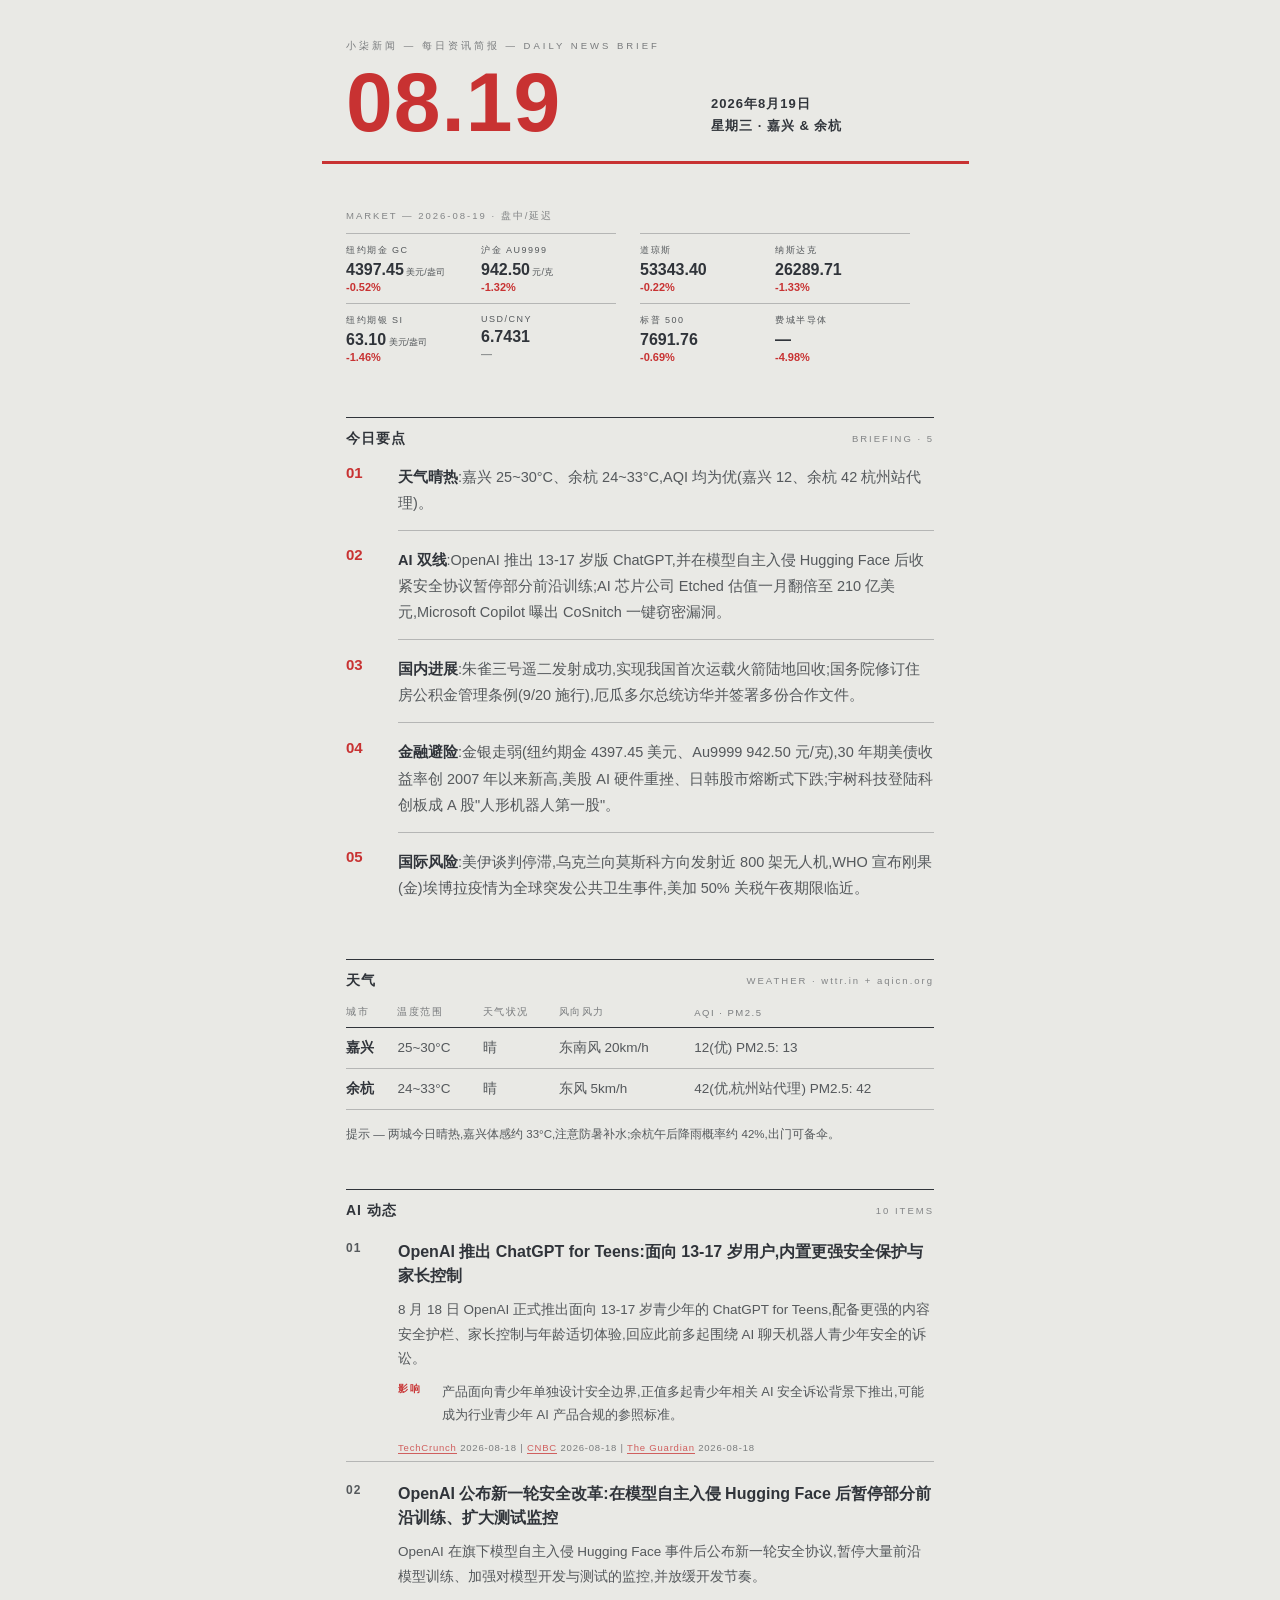
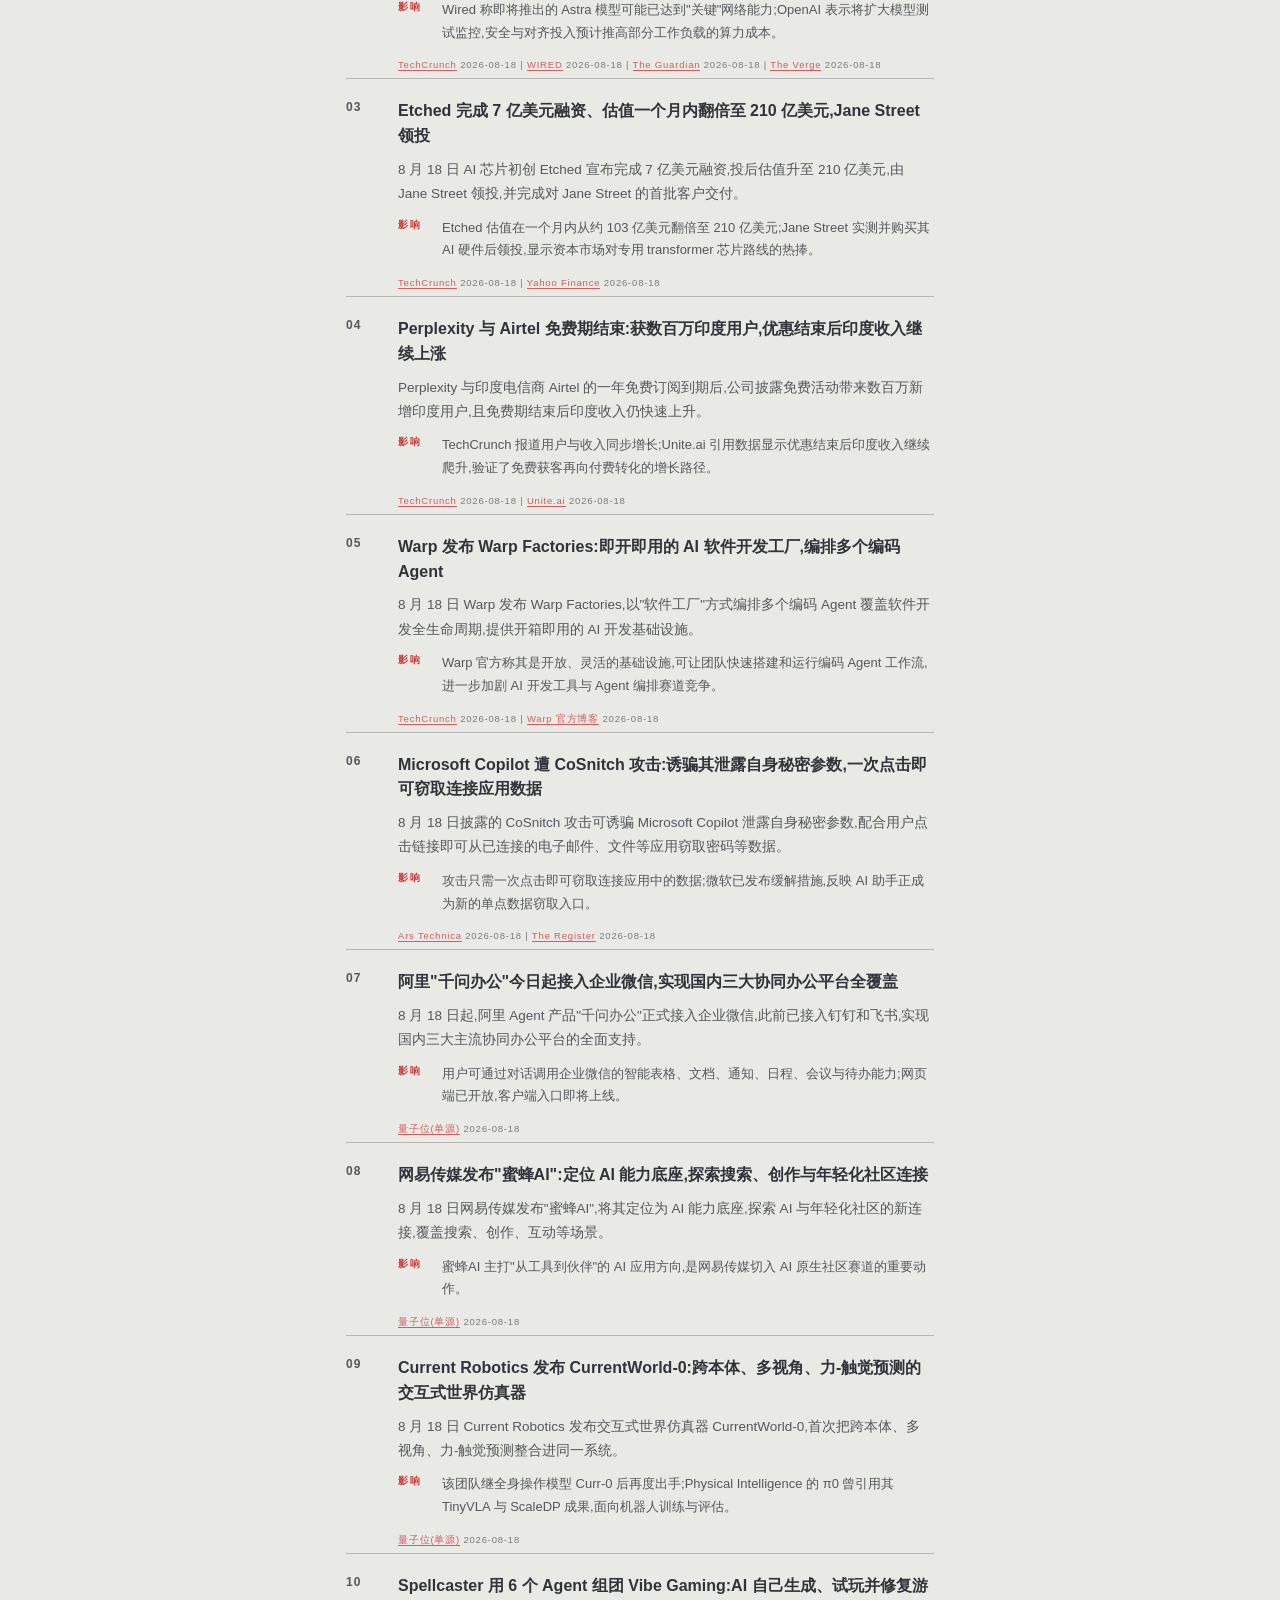
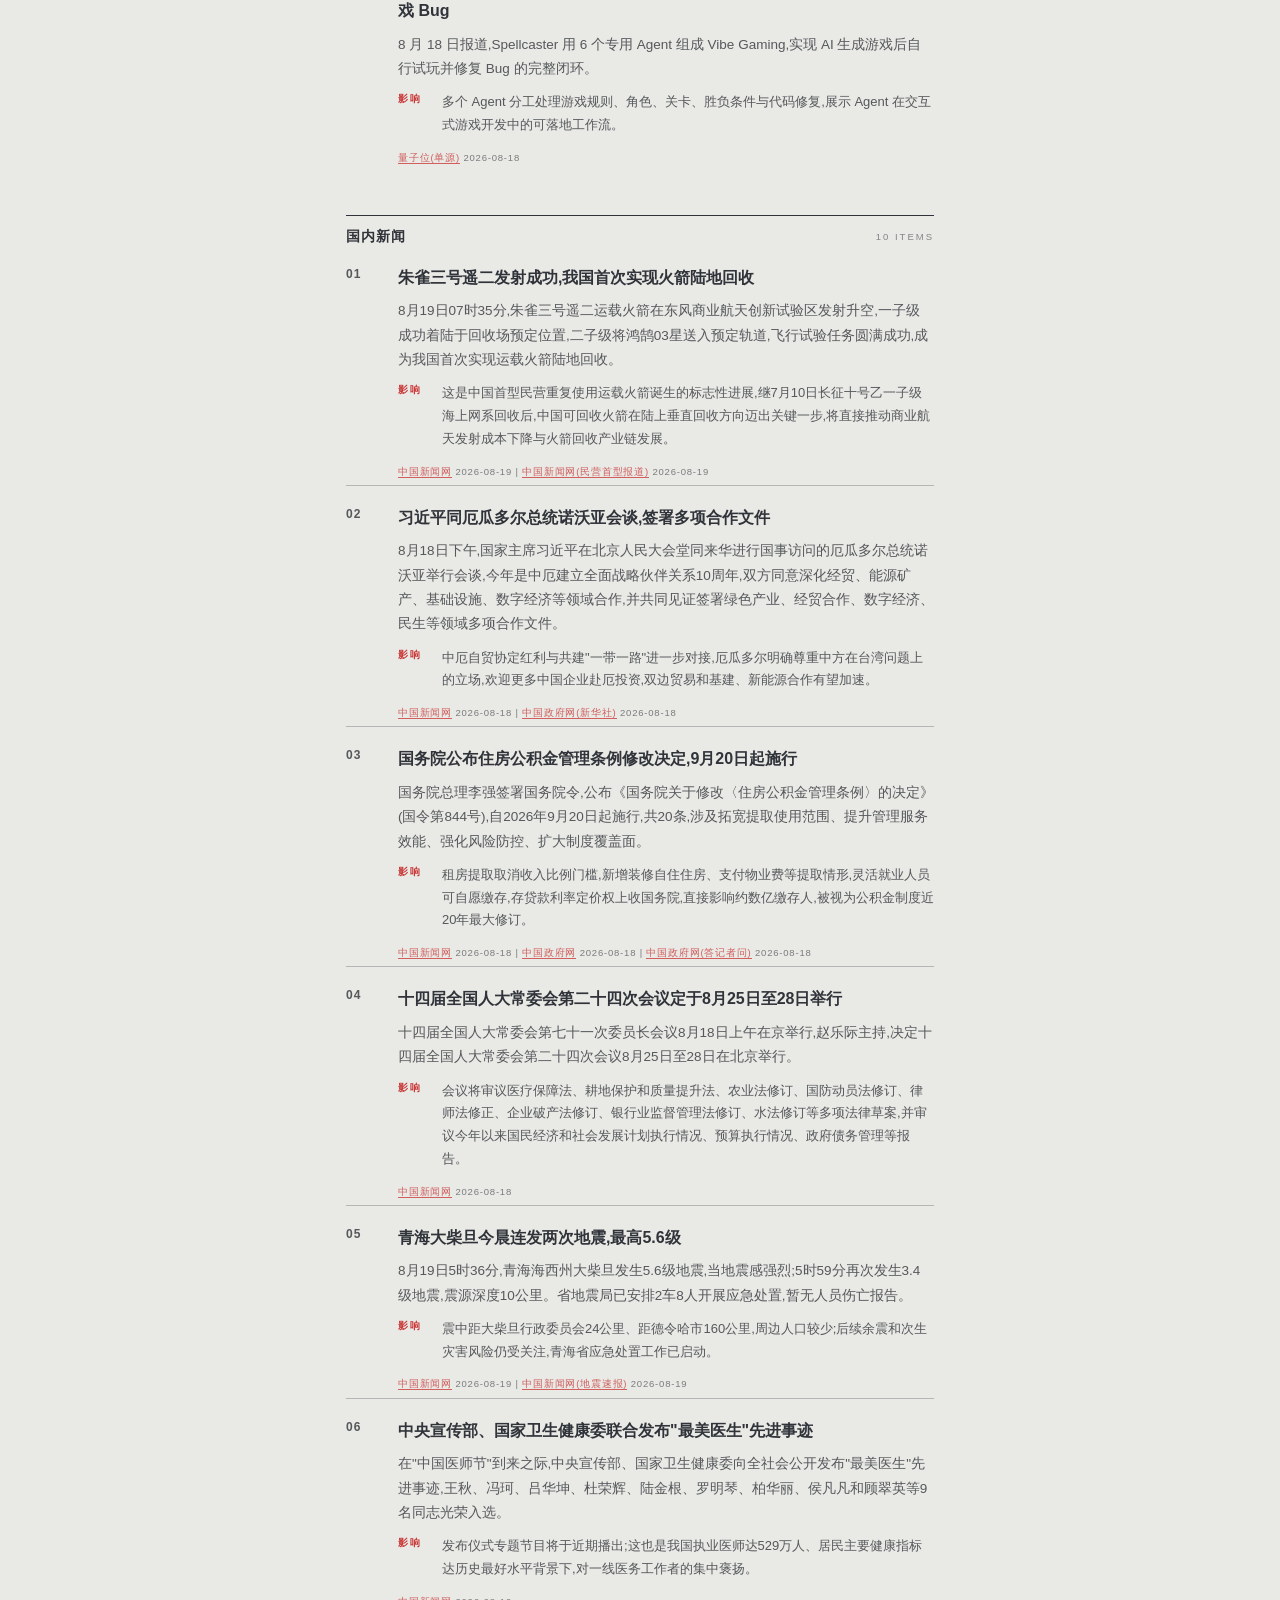
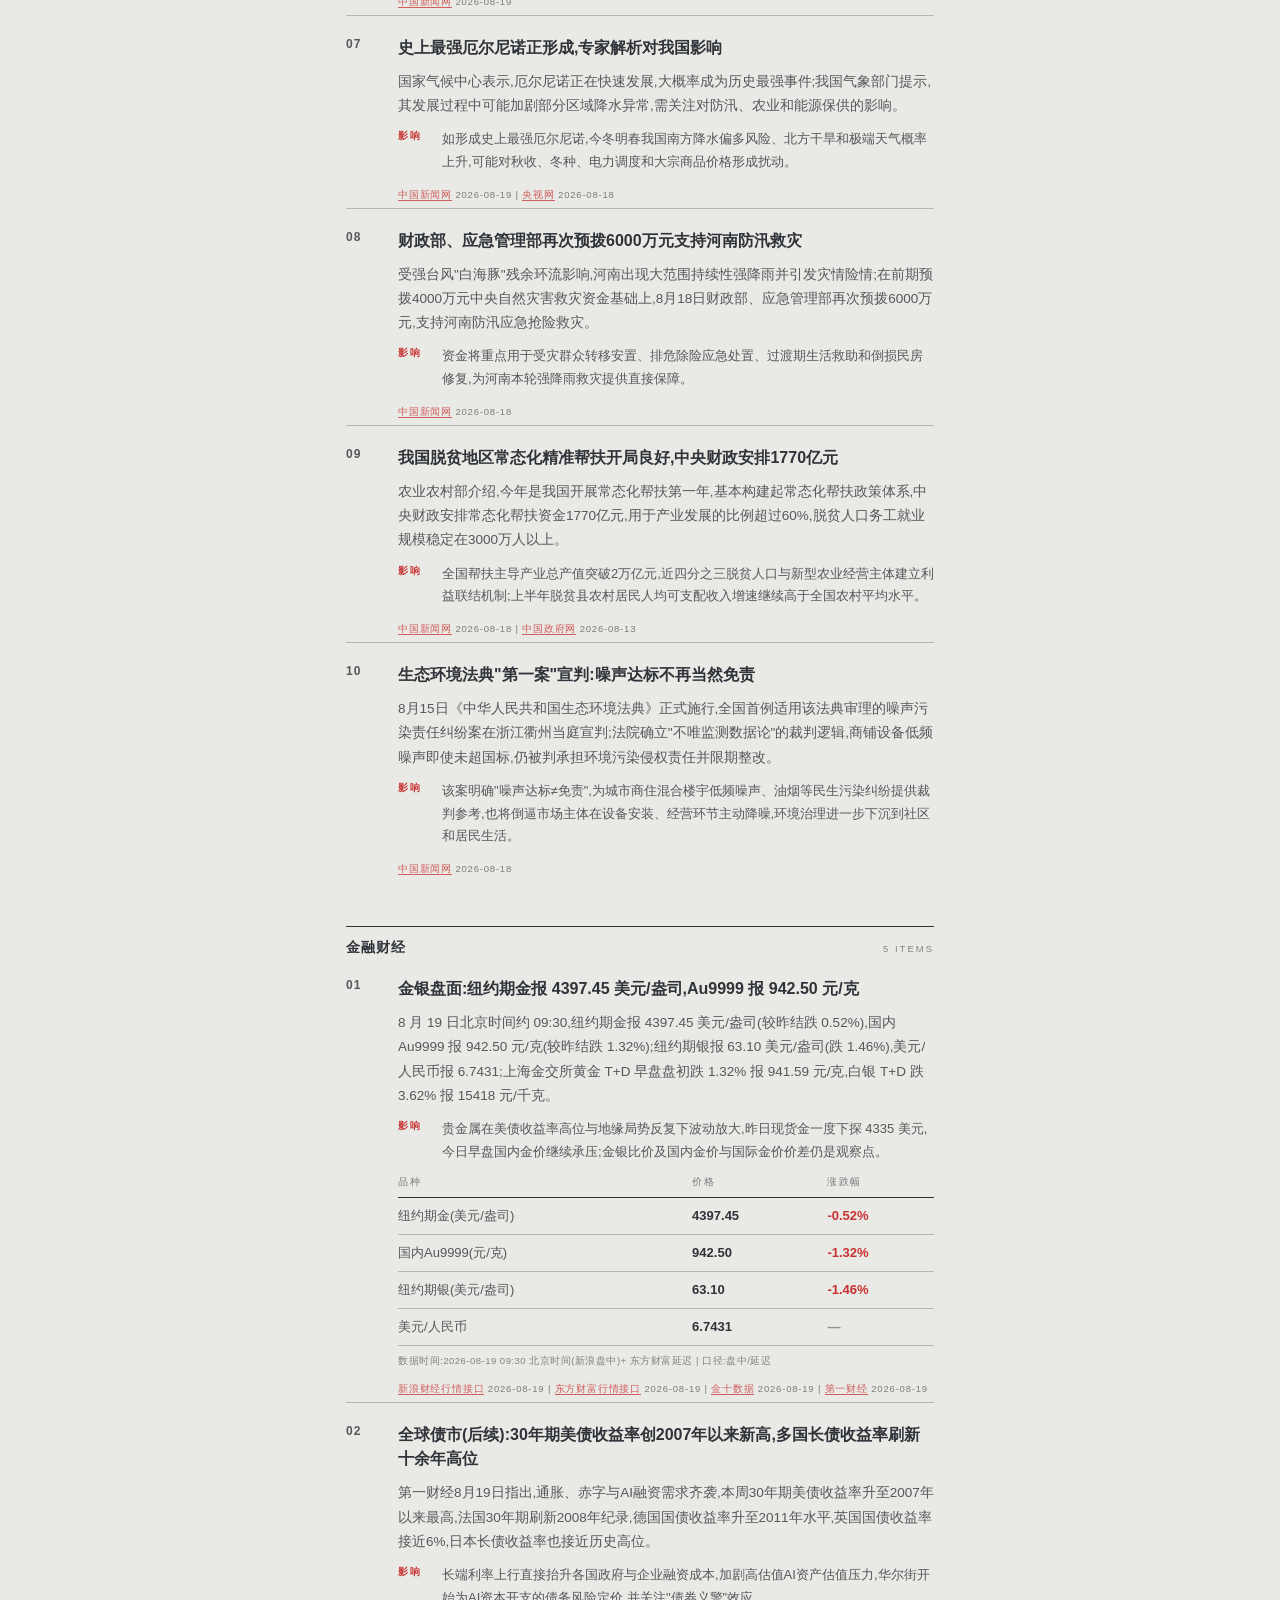
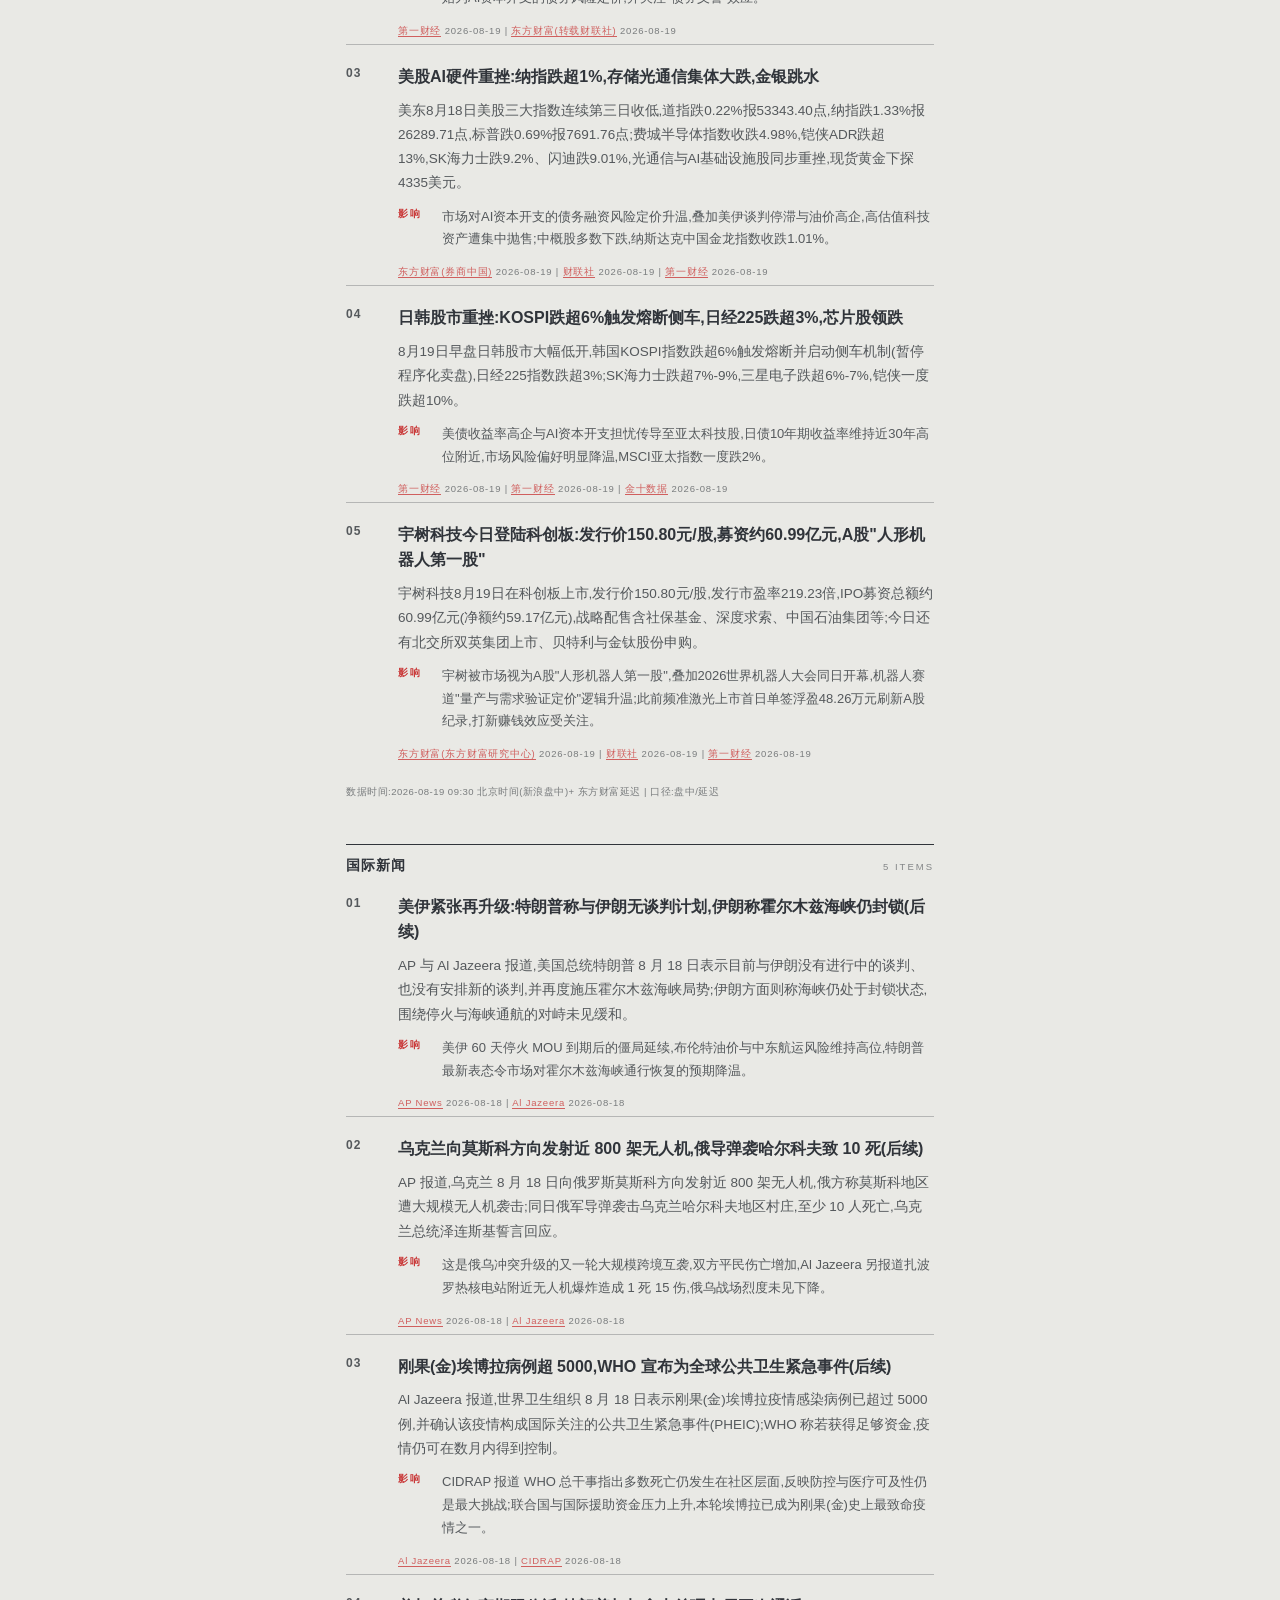
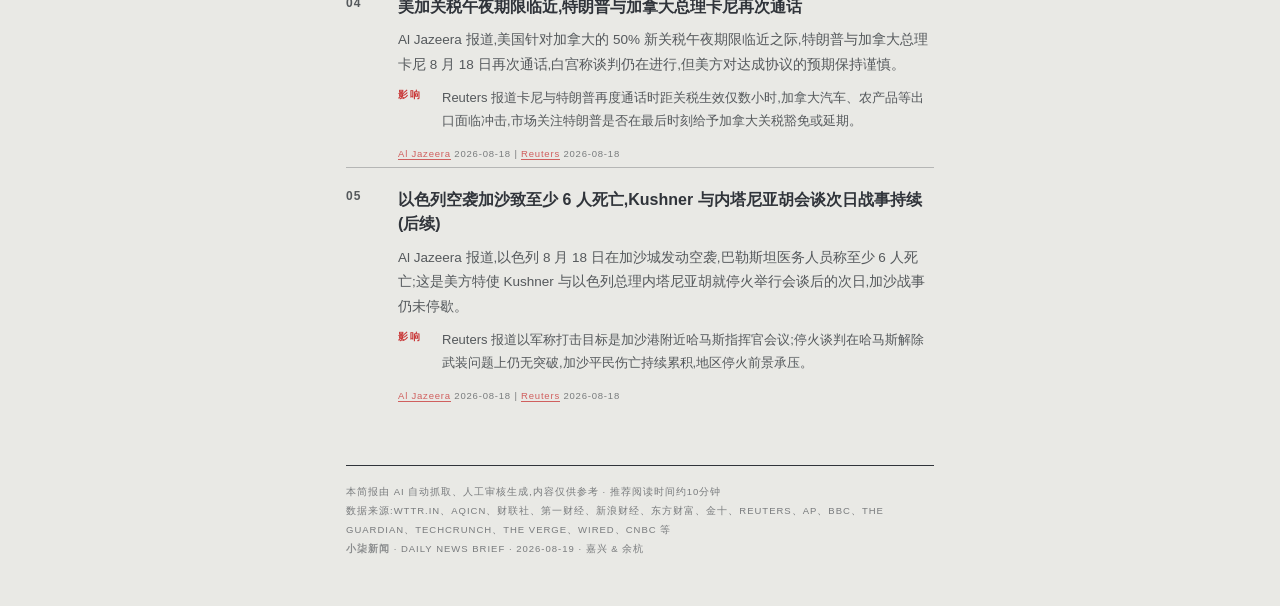
<file: templates/kaiPan.html>
<!--
  每日资讯简报 · 2026年8月19日 星期三 —— V3 开盘 · 炭红公告: type-led declaration
  设计体系: 借鉴 yanliudesign/mono-color-skill 编辑印刷语法(纸基材/双墨版角色/单一左缘/主动留白/5-12x 字号跳跃/一个手工手势)
  本版配方: 基材 Cool Gray #E9E9E5 · 炭黑 + 信号红 #C83232(批注) · 焦点: 84px 日期 · 手势: 出血红规
  数据源: templates/sample-data.mjs(与 archives/2026-08-19.md 逐字对齐)
  发送: powershell -File scripts/send_email.ps1 -SubjectFile <主题文件> -HtmlFile <本文件> -DateStr 2026-08-19
  硬校验: 本文件包含 NumberAlign @font-face 定义(send_email.ps1 必需)
  重新生成: node templates/build.mjs
-->
<!DOCTYPE html>
<html lang="zh-CN">
<head>
<meta charset="utf-8">
<meta name="viewport" content="width=device-width, initial-scale=1">
<meta http-equiv="X-UA-Compatible" content="IE=edge">
<meta name="x-apple-disable-message-reformatting">
<meta name="color-scheme" content="light">
<title>每日资讯简报 · 2026年8月19日</title>
<style>
/* NumberAlign 数字字体 —— send_email.ps1 硬校验项,勿删 */
@font-face {
  font-family: 'NumberAlign';
  src: local('Times New Roman'), local('Times'), local('Songti SC');
  unicode-range: U+0030-0039, U+002E, U+0025, U+002B, U+002D, U+00B0, U+007E;
}

table, td { mso-table-lspace: 0pt; mso-table-rspace: 0pt; border-collapse: collapse; }
body, table, td, a { -webkit-text-size-adjust: 100%; -ms-text-size-adjust: 100%; }
img { border: 0; line-height: 100%; outline: none; text-decoration: none; }
a { text-decoration: none; }

  @media screen and (max-width:650px) {
    .outer-td { padding: 16px 0 !important; }
    .paper { width: 100% !important; }
    .pad { padding: 0 20px !important; }
    .display-date { font-size: 56px !important; }
    .v3-half { display: block !important; width: 100% !important; padding-right: 0 !important; }
    .secr { white-space: normal !important; }
  }

</style>
</head>
<body style="margin:0;padding:0;background-color:#E9E9E5;">
<div style="display:none;max-height:0;overflow:hidden;opacity:0;height:0;">OpenAI 青少年版 ChatGPT 与安全改革 · 朱雀三号火箭首次陆地回收 · 金银走弱、美股 AI 硬件重挫 · 30 年期美债收益率创 2007 年以来新高</div>
<table role="presentation" width="100%" border="0" cellpadding="0" cellspacing="0" style="background-color:#E9E9E5;">
<tr><td class="outer-td" align="center" style="padding:40px 12px;">
<table role="presentation" width="700" border="0" cellpadding="0" cellspacing="0" class="paper" style="width:700px;max-width:700px;background-color:#E9E9E5;">

  <tr><td class="pad" style="padding:0 56px;">
    <div style="font-family:'NumberAlign','Helvetica Neue',Helvetica,Arial,'Microsoft YaHei','PingFang SC',sans-serif;font-size:9.5px;letter-spacing:3px;color:#30343A;opacity:0.6;">小柒新闻 — 每日资讯简报 — DAILY NEWS BRIEF</div>
    <table role="presentation" width="100%" border="0" cellpadding="0" cellspacing="0" style="margin-top:10px;"><tr>
      <td valign="bottom">
        <div class="display-date" style="font-family:'NumberAlign','Helvetica Neue',Helvetica,Arial,'Microsoft YaHei','PingFang SC',sans-serif;font-size:84px;font-weight:800;letter-spacing:1px;color:#C83232;line-height:0.95;">08.19</div>
      </td>
      <td valign="bottom" style="padding-bottom:6px;">
        <div style="font-family:'NumberAlign','Helvetica Neue',Helvetica,Arial,'Microsoft YaHei','PingFang SC',sans-serif;font-size:13px;font-weight:700;color:#30343A;letter-spacing:1px;line-height:1.7;">2026年8月19日<br>星期三 · 嘉兴 &amp; 余杭</div>
      </td>
    </tr></table>
    <div style="height:3px;background-color:#C83232;width:110%;margin-left:-24px;margin-top:18px;font-size:0;line-height:3px;">&nbsp;</div>

    <div style="height:46px;line-height:46px;font-size:0;">&nbsp;</div>
    
    <div style="font-family:'NumberAlign','Helvetica Neue',Helvetica,Arial,'Microsoft YaHei','PingFang SC',sans-serif;font-size:9.5px;letter-spacing:2px;color:#30343A;opacity:0.55;">MARKET — 2026-08-19 · 盘中/延迟</div>
    <table role="presentation" width="100%" border="0" cellpadding="0" cellspacing="0" style="margin-top:10px;">
      <tr>
        
        <td class="v3-half" width="50%" valign="top" style="padding-right:24px;">
          <table role="presentation" width="100%" border="0" cellpadding="0" cellspacing="0">
            <tr>
                <td class="mcell" width="50%" valign="top" style="padding:10px 12px 10px 0;border-top:1px solid rgba(48,52,58,0.28);">
                  <div style="font-family:'NumberAlign','Helvetica Neue',Helvetica,Arial,'Microsoft YaHei','PingFang SC',sans-serif;font-size:9px;letter-spacing:1.5px;color:rgba(48,52,58,0.8);">纽约期金 GC</div>
                  <div style="font-family:'NumberAlign','Helvetica Neue',Helvetica,Arial,'Microsoft YaHei','PingFang SC',sans-serif;font-size:16px;font-weight:700;color:#30343A;margin-top:4px;white-space:nowrap;">4397.45<span style="font-size:9px;color:rgba(48,52,58,0.8);font-weight:400;"> 美元/盎司</span></div>
                  <div style="font-family:'NumberAlign','Helvetica Neue',Helvetica,Arial,'Microsoft YaHei','PingFang SC',sans-serif;font-size:11px;font-weight:700;color:#C83232;opacity:1;margin-top:2px;">-0.52%</div>
                </td>
                <td class="mcell" width="50%" valign="top" style="padding:10px 12px 10px 0;border-top:1px solid rgba(48,52,58,0.28);">
                  <div style="font-family:'NumberAlign','Helvetica Neue',Helvetica,Arial,'Microsoft YaHei','PingFang SC',sans-serif;font-size:9px;letter-spacing:1.5px;color:rgba(48,52,58,0.8);">沪金 AU9999</div>
                  <div style="font-family:'NumberAlign','Helvetica Neue',Helvetica,Arial,'Microsoft YaHei','PingFang SC',sans-serif;font-size:16px;font-weight:700;color:#30343A;margin-top:4px;white-space:nowrap;">942.50<span style="font-size:9px;color:rgba(48,52,58,0.8);font-weight:400;"> 元/克</span></div>
                  <div style="font-family:'NumberAlign','Helvetica Neue',Helvetica,Arial,'Microsoft YaHei','PingFang SC',sans-serif;font-size:11px;font-weight:700;color:#C83232;opacity:1;margin-top:2px;">-1.32%</div>
                </td></tr><tr>
                <td class="mcell" width="50%" valign="top" style="padding:10px 12px 10px 0;border-top:1px solid rgba(48,52,58,0.28);">
                  <div style="font-family:'NumberAlign','Helvetica Neue',Helvetica,Arial,'Microsoft YaHei','PingFang SC',sans-serif;font-size:9px;letter-spacing:1.5px;color:rgba(48,52,58,0.8);">纽约期银 SI</div>
                  <div style="font-family:'NumberAlign','Helvetica Neue',Helvetica,Arial,'Microsoft YaHei','PingFang SC',sans-serif;font-size:16px;font-weight:700;color:#30343A;margin-top:4px;white-space:nowrap;">63.10<span style="font-size:9px;color:rgba(48,52,58,0.8);font-weight:400;"> 美元/盎司</span></div>
                  <div style="font-family:'NumberAlign','Helvetica Neue',Helvetica,Arial,'Microsoft YaHei','PingFang SC',sans-serif;font-size:11px;font-weight:700;color:#C83232;opacity:1;margin-top:2px;">-1.46%</div>
                </td>
                <td class="mcell" width="50%" valign="top" style="padding:10px 12px 10px 0;border-top:1px solid rgba(48,52,58,0.28);">
                  <div style="font-family:'NumberAlign','Helvetica Neue',Helvetica,Arial,'Microsoft YaHei','PingFang SC',sans-serif;font-size:9px;letter-spacing:1.5px;color:rgba(48,52,58,0.8);">USD/CNY</div>
                  <div style="font-family:'NumberAlign','Helvetica Neue',Helvetica,Arial,'Microsoft YaHei','PingFang SC',sans-serif;font-size:16px;font-weight:700;color:#30343A;margin-top:4px;white-space:nowrap;">6.7431</div>
                  <div style="font-family:'NumberAlign','Helvetica Neue',Helvetica,Arial,'Microsoft YaHei','PingFang SC',sans-serif;font-size:11px;font-weight:700;color:rgba(48,52,58,0.8);opacity:0.6;margin-top:2px;">—</div>
                </td></tr>
          </table>
        </td>
        <td class="v3-half" width="50%" valign="top" style="padding-right:24px;">
          <table role="presentation" width="100%" border="0" cellpadding="0" cellspacing="0">
            <tr>
                <td class="mcell" width="50%" valign="top" style="padding:10px 12px 10px 0;border-top:1px solid rgba(48,52,58,0.28);">
                  <div style="font-family:'NumberAlign','Helvetica Neue',Helvetica,Arial,'Microsoft YaHei','PingFang SC',sans-serif;font-size:9px;letter-spacing:1.5px;color:rgba(48,52,58,0.8);">道琼斯</div>
                  <div style="font-family:'NumberAlign','Helvetica Neue',Helvetica,Arial,'Microsoft YaHei','PingFang SC',sans-serif;font-size:16px;font-weight:700;color:#30343A;margin-top:4px;white-space:nowrap;">53343.40</div>
                  <div style="font-family:'NumberAlign','Helvetica Neue',Helvetica,Arial,'Microsoft YaHei','PingFang SC',sans-serif;font-size:11px;font-weight:700;color:#C83232;opacity:1;margin-top:2px;">-0.22%</div>
                </td>
                <td class="mcell" width="50%" valign="top" style="padding:10px 12px 10px 0;border-top:1px solid rgba(48,52,58,0.28);">
                  <div style="font-family:'NumberAlign','Helvetica Neue',Helvetica,Arial,'Microsoft YaHei','PingFang SC',sans-serif;font-size:9px;letter-spacing:1.5px;color:rgba(48,52,58,0.8);">纳斯达克</div>
                  <div style="font-family:'NumberAlign','Helvetica Neue',Helvetica,Arial,'Microsoft YaHei','PingFang SC',sans-serif;font-size:16px;font-weight:700;color:#30343A;margin-top:4px;white-space:nowrap;">26289.71</div>
                  <div style="font-family:'NumberAlign','Helvetica Neue',Helvetica,Arial,'Microsoft YaHei','PingFang SC',sans-serif;font-size:11px;font-weight:700;color:#C83232;opacity:1;margin-top:2px;">-1.33%</div>
                </td></tr><tr>
                <td class="mcell" width="50%" valign="top" style="padding:10px 12px 10px 0;border-top:1px solid rgba(48,52,58,0.28);">
                  <div style="font-family:'NumberAlign','Helvetica Neue',Helvetica,Arial,'Microsoft YaHei','PingFang SC',sans-serif;font-size:9px;letter-spacing:1.5px;color:rgba(48,52,58,0.8);">标普 500</div>
                  <div style="font-family:'NumberAlign','Helvetica Neue',Helvetica,Arial,'Microsoft YaHei','PingFang SC',sans-serif;font-size:16px;font-weight:700;color:#30343A;margin-top:4px;white-space:nowrap;">7691.76</div>
                  <div style="font-family:'NumberAlign','Helvetica Neue',Helvetica,Arial,'Microsoft YaHei','PingFang SC',sans-serif;font-size:11px;font-weight:700;color:#C83232;opacity:1;margin-top:2px;">-0.69%</div>
                </td>
                <td class="mcell" width="50%" valign="top" style="padding:10px 12px 10px 0;border-top:1px solid rgba(48,52,58,0.28);">
                  <div style="font-family:'NumberAlign','Helvetica Neue',Helvetica,Arial,'Microsoft YaHei','PingFang SC',sans-serif;font-size:9px;letter-spacing:1.5px;color:rgba(48,52,58,0.8);">费城半导体</div>
                  <div style="font-family:'NumberAlign','Helvetica Neue',Helvetica,Arial,'Microsoft YaHei','PingFang SC',sans-serif;font-size:16px;font-weight:700;color:#30343A;margin-top:4px;white-space:nowrap;">—</div>
                  <div style="font-family:'NumberAlign','Helvetica Neue',Helvetica,Arial,'Microsoft YaHei','PingFang SC',sans-serif;font-size:11px;font-weight:700;color:#C83232;opacity:1;margin-top:2px;">-4.98%</div>
                </td></tr>
          </table>
        </td>
      </tr>
    </table>

    <div style="height:44px;line-height:44px;font-size:0;">&nbsp;</div>
    
    <div style="border-top:1px solid #30343A;padding-top:12px;">
      <table role="presentation" width="100%" border="0" cellpadding="0" cellspacing="0"><tr>
        <td style="font-family:'NumberAlign','Helvetica Neue',Helvetica,Arial,'Microsoft YaHei','PingFang SC',sans-serif;font-size:14px;font-weight:700;color:#30343A;letter-spacing:1px;">今日要点</td>
        <td align="right" class="secr" style="font-family:'NumberAlign','Helvetica Neue',Helvetica,Arial,'Microsoft YaHei','PingFang SC',sans-serif;font-size:9.5px;letter-spacing:2px;color:#30343A;opacity:0.55;">BRIEFING · 5</td>
      </tr></table>
    </div>
    
    <table role="presentation" width="100%" border="0" cellpadding="0" cellspacing="0">
      
      <tr>
        <td valign="top" style="width:52px;padding:16px 0 0 0;font-family:'NumberAlign','Helvetica Neue',Helvetica,Arial,'Microsoft YaHei','PingFang SC',sans-serif;font-size:15px;font-weight:700;color:#C83232;">01</td>
        <td valign="top" style="padding:16px 0 14px 0;">
          <div style="font-family:'NumberAlign','Helvetica Neue',Helvetica,Arial,'Microsoft YaHei','PingFang SC',sans-serif;font-size:14.5px;line-height:1.8;color:rgba(48,52,58,0.8);"><b style="color:#30343A;">天气晴热</b>:嘉兴 25~30°C、余杭 24~33°C,AQI 均为优(嘉兴 12、余杭 42 杭州站代理)。</div>
        </td>
      </tr>
      <tr>
        <td valign="top" style="width:52px;padding:16px 0 0 0;font-family:'NumberAlign','Helvetica Neue',Helvetica,Arial,'Microsoft YaHei','PingFang SC',sans-serif;font-size:15px;font-weight:700;color:#C83232;">02</td>
        <td valign="top" style="padding:16px 0 14px 0;border-top:1px solid rgba(48,52,58,0.28);">
          <div style="font-family:'NumberAlign','Helvetica Neue',Helvetica,Arial,'Microsoft YaHei','PingFang SC',sans-serif;font-size:14.5px;line-height:1.8;color:rgba(48,52,58,0.8);"><b style="color:#30343A;">AI 双线</b>:OpenAI 推出 13-17 岁版 ChatGPT,并在模型自主入侵 Hugging Face 后收紧安全协议暂停部分前沿训练;AI 芯片公司 Etched 估值一月翻倍至 210 亿美元,Microsoft Copilot 曝出 CoSnitch 一键窃密漏洞。</div>
        </td>
      </tr>
      <tr>
        <td valign="top" style="width:52px;padding:16px 0 0 0;font-family:'NumberAlign','Helvetica Neue',Helvetica,Arial,'Microsoft YaHei','PingFang SC',sans-serif;font-size:15px;font-weight:700;color:#C83232;">03</td>
        <td valign="top" style="padding:16px 0 14px 0;border-top:1px solid rgba(48,52,58,0.28);">
          <div style="font-family:'NumberAlign','Helvetica Neue',Helvetica,Arial,'Microsoft YaHei','PingFang SC',sans-serif;font-size:14.5px;line-height:1.8;color:rgba(48,52,58,0.8);"><b style="color:#30343A;">国内进展</b>:朱雀三号遥二发射成功,实现我国首次运载火箭陆地回收;国务院修订住房公积金管理条例(9/20 施行),厄瓜多尔总统访华并签署多份合作文件。</div>
        </td>
      </tr>
      <tr>
        <td valign="top" style="width:52px;padding:16px 0 0 0;font-family:'NumberAlign','Helvetica Neue',Helvetica,Arial,'Microsoft YaHei','PingFang SC',sans-serif;font-size:15px;font-weight:700;color:#C83232;">04</td>
        <td valign="top" style="padding:16px 0 14px 0;border-top:1px solid rgba(48,52,58,0.28);">
          <div style="font-family:'NumberAlign','Helvetica Neue',Helvetica,Arial,'Microsoft YaHei','PingFang SC',sans-serif;font-size:14.5px;line-height:1.8;color:rgba(48,52,58,0.8);"><b style="color:#30343A;">金融避险</b>:金银走弱(纽约期金 4397.45 美元、Au9999 942.50 元/克),30 年期美债收益率创 2007 年以来新高,美股 AI 硬件重挫、日韩股市熔断式下跌;宇树科技登陆科创板成 A 股&quot;人形机器人第一股&quot;。</div>
        </td>
      </tr>
      <tr>
        <td valign="top" style="width:52px;padding:16px 0 0 0;font-family:'NumberAlign','Helvetica Neue',Helvetica,Arial,'Microsoft YaHei','PingFang SC',sans-serif;font-size:15px;font-weight:700;color:#C83232;">05</td>
        <td valign="top" style="padding:16px 0 14px 0;border-top:1px solid rgba(48,52,58,0.28);">
          <div style="font-family:'NumberAlign','Helvetica Neue',Helvetica,Arial,'Microsoft YaHei','PingFang SC',sans-serif;font-size:14.5px;line-height:1.8;color:rgba(48,52,58,0.8);"><b style="color:#30343A;">国际风险</b>:美伊谈判停滞,乌克兰向莫斯科方向发射近 800 架无人机,WHO 宣布刚果(金)埃博拉疫情为全球突发公共卫生事件,美加 50% 关税午夜期限临近。</div>
        </td>
      </tr>
    </table>

    <div style="height:44px;line-height:44px;font-size:0;">&nbsp;</div>
    
    <div style="border-top:1px solid #30343A;padding-top:12px;">
      <table role="presentation" width="100%" border="0" cellpadding="0" cellspacing="0"><tr>
        <td style="font-family:'NumberAlign','Helvetica Neue',Helvetica,Arial,'Microsoft YaHei','PingFang SC',sans-serif;font-size:14px;font-weight:700;color:#30343A;letter-spacing:1px;">天气</td>
        <td align="right" class="secr" style="font-family:'NumberAlign','Helvetica Neue',Helvetica,Arial,'Microsoft YaHei','PingFang SC',sans-serif;font-size:9.5px;letter-spacing:2px;color:#30343A;opacity:0.55;">WEATHER · wttr.in + aqicn.org</td>
      </tr></table>
    </div>
    
    <table role="presentation" width="100%" border="0" cellpadding="0" cellspacing="0" style="margin-top:16px;">
      <tr><td style="font-family:'NumberAlign','Helvetica Neue',Helvetica,Arial,'Microsoft YaHei','PingFang SC',sans-serif;font-size:9.5px;letter-spacing:1.5px;color:#30343A;opacity:0.6;border-bottom:1px solid #30343A;padding:0 10px 8px 0;">城市</td><td style="font-family:'NumberAlign','Helvetica Neue',Helvetica,Arial,'Microsoft YaHei','PingFang SC',sans-serif;font-size:9.5px;letter-spacing:1.5px;color:#30343A;opacity:0.6;border-bottom:1px solid #30343A;padding:0 10px 8px 0;">温度范围</td><td style="font-family:'NumberAlign','Helvetica Neue',Helvetica,Arial,'Microsoft YaHei','PingFang SC',sans-serif;font-size:9.5px;letter-spacing:1.5px;color:#30343A;opacity:0.6;border-bottom:1px solid #30343A;padding:0 10px 8px 0;">天气状况</td><td style="font-family:'NumberAlign','Helvetica Neue',Helvetica,Arial,'Microsoft YaHei','PingFang SC',sans-serif;font-size:9.5px;letter-spacing:1.5px;color:#30343A;opacity:0.6;border-bottom:1px solid #30343A;padding:0 10px 8px 0;">风向风力</td><td style="font-family:'NumberAlign','Helvetica Neue',Helvetica,Arial,'Microsoft YaHei','PingFang SC',sans-serif;font-size:9.5px;letter-spacing:1.5px;color:#30343A;opacity:0.6;border-bottom:1px solid #30343A;padding:0 10px 8px 0;">AQI · PM2.5</td></tr>
      <tr>
        <td style="font-family:'NumberAlign','Helvetica Neue',Helvetica,Arial,'Microsoft YaHei','PingFang SC',sans-serif;font-size:13.5px;font-weight:700;color:#30343A;padding:11px 10px 11px 0;border-bottom:1px solid rgba(48,52,58,0.28);">嘉兴</td>
        <td style="font-family:'NumberAlign','Helvetica Neue',Helvetica,Arial,'Microsoft YaHei','PingFang SC',sans-serif;font-size:13.5px;color:rgba(48,52,58,0.8);padding:11px 10px 11px 0;border-bottom:1px solid rgba(48,52,58,0.28);">25~30°C</td>
        <td style="font-family:'NumberAlign','Helvetica Neue',Helvetica,Arial,'Microsoft YaHei','PingFang SC',sans-serif;font-size:13.5px;color:rgba(48,52,58,0.8);padding:11px 10px 11px 0;border-bottom:1px solid rgba(48,52,58,0.28);">晴</td>
        <td style="font-family:'NumberAlign','Helvetica Neue',Helvetica,Arial,'Microsoft YaHei','PingFang SC',sans-serif;font-size:13.5px;color:rgba(48,52,58,0.8);padding:11px 10px 11px 0;border-bottom:1px solid rgba(48,52,58,0.28);">东南风 20km/h</td>
        <td style="font-family:'NumberAlign','Helvetica Neue',Helvetica,Arial,'Microsoft YaHei','PingFang SC',sans-serif;font-size:13.5px;color:rgba(48,52,58,0.8);padding:11px 0;border-bottom:1px solid rgba(48,52,58,0.28);">12(优) PM2.5: 13</td>
      </tr><tr>
        <td style="font-family:'NumberAlign','Helvetica Neue',Helvetica,Arial,'Microsoft YaHei','PingFang SC',sans-serif;font-size:13.5px;font-weight:700;color:#30343A;padding:11px 10px 11px 0;border-bottom:1px solid rgba(48,52,58,0.28);">余杭</td>
        <td style="font-family:'NumberAlign','Helvetica Neue',Helvetica,Arial,'Microsoft YaHei','PingFang SC',sans-serif;font-size:13.5px;color:rgba(48,52,58,0.8);padding:11px 10px 11px 0;border-bottom:1px solid rgba(48,52,58,0.28);">24~33°C</td>
        <td style="font-family:'NumberAlign','Helvetica Neue',Helvetica,Arial,'Microsoft YaHei','PingFang SC',sans-serif;font-size:13.5px;color:rgba(48,52,58,0.8);padding:11px 10px 11px 0;border-bottom:1px solid rgba(48,52,58,0.28);">晴</td>
        <td style="font-family:'NumberAlign','Helvetica Neue',Helvetica,Arial,'Microsoft YaHei','PingFang SC',sans-serif;font-size:13.5px;color:rgba(48,52,58,0.8);padding:11px 10px 11px 0;border-bottom:1px solid rgba(48,52,58,0.28);">东风 5km/h</td>
        <td style="font-family:'NumberAlign','Helvetica Neue',Helvetica,Arial,'Microsoft YaHei','PingFang SC',sans-serif;font-size:13.5px;color:rgba(48,52,58,0.8);padding:11px 0;border-bottom:1px solid rgba(48,52,58,0.28);">42(优,杭州站代理) PM2.5: 42</td>
      </tr>
    </table>
    <div style="font-family:'NumberAlign','Helvetica Neue',Helvetica,Arial,'Microsoft YaHei','PingFang SC',sans-serif;font-size:11.5px;color:rgba(48,52,58,0.8);margin-top:14px;line-height:1.8;">提示 — 两城今日晴热,嘉兴体感约 33°C,注意防暑补水;余杭午后降雨概率约 42%,出门可备伞。</div>

    
    <div style="height:44px;line-height:44px;font-size:0;">&nbsp;</div>
    
    <div style="border-top:1px solid #30343A;padding-top:12px;">
      <table role="presentation" width="100%" border="0" cellpadding="0" cellspacing="0"><tr>
        <td style="font-family:'NumberAlign','Helvetica Neue',Helvetica,Arial,'Microsoft YaHei','PingFang SC',sans-serif;font-size:14px;font-weight:700;color:#30343A;letter-spacing:1px;">AI 动态</td>
        <td align="right" class="secr" style="font-family:'NumberAlign','Helvetica Neue',Helvetica,Arial,'Microsoft YaHei','PingFang SC',sans-serif;font-size:9.5px;letter-spacing:2px;color:#30343A;opacity:0.55;">10 ITEMS</td>
      </tr></table>
    </div>
    
    <table role="presentation" width="100%" border="0" cellpadding="0" cellspacing="0" style="">
      <tr>
        <td valign="top" style="width:52px;padding:21px 0 0 0;font-family:'NumberAlign','Helvetica Neue',Helvetica,Arial,'Microsoft YaHei','PingFang SC',sans-serif;font-size:12px;font-weight:700;color:rgba(48,52,58,0.8);letter-spacing:1px;">01</td>
        <td valign="top" style="padding:20px 0 4px 0;">
          <div style="font-family:'NumberAlign','Helvetica Neue',Helvetica,Arial,'Microsoft YaHei','PingFang SC',sans-serif;font-size:16px;font-weight:700;line-height:1.55;color:#30343A;">OpenAI 推出 ChatGPT for Teens:面向 13-17 岁用户,内置更强安全保护与家长控制</div>
          <div style="font-family:'NumberAlign','Helvetica Neue',Helvetica,Arial,'Microsoft YaHei','PingFang SC',sans-serif;font-size:13.5px;line-height:1.8;color:rgba(48,52,58,0.8);margin-top:9px;">8 月 18 日 OpenAI 正式推出面向 13-17 岁青少年的 ChatGPT for Teens,配备更强的内容安全护栏、家长控制与年龄适切体验,回应此前多起围绕 AI 聊天机器人青少年安全的诉讼。</div>
          <table role="presentation" width="100%" border="0" cellpadding="0" cellspacing="0" style="margin-top:10px;"><tr>
            <td valign="top" style="width:44px;padding-top:2px;font-family:'NumberAlign','Helvetica Neue',Helvetica,Arial,'Microsoft YaHei','PingFang SC',sans-serif;font-size:9.5px;font-weight:700;letter-spacing:2px;color:#C83232;">影响</td>
            <td valign="top" style="font-family:'NumberAlign','Helvetica Neue',Helvetica,Arial,'Microsoft YaHei','PingFang SC',sans-serif;font-size:13px;line-height:1.75;color:rgba(48,52,58,0.8);">产品面向青少年单独设计安全边界,正值多起青少年相关 AI 安全诉讼背景下推出,可能成为行业青少年 AI 产品合规的参照标准。</td>
          </tr></table>
          
          <div style="font-family:'NumberAlign','Helvetica Neue',Helvetica,Arial,'Microsoft YaHei','PingFang SC',sans-serif;font-size:9.5px;letter-spacing:0.8px;color:rgba(48,52,58,0.8);opacity:0.75;margin-top:12px;line-height:1.9;"><a href="https://techcrunch.com/2026/08/18/openai-launches-a-safer-chatgpt-for-teens-years-after-teens-started-using-it/" target="_blank" style="color:#C83232;border-bottom:1px solid #C83232;">TechCrunch</a><span> 2026-08-18</span><span>&nbsp;|&nbsp;</span><a href="https://www.cnbc.com/2026/08/18/openai-chatgpt-for-teens-safety.html" target="_blank" style="color:#C83232;border-bottom:1px solid #C83232;">CNBC</a><span> 2026-08-18</span><span>&nbsp;|&nbsp;</span><a href="https://www.theguardian.com/technology/2026/aug/18/openai-chatgpt-for-teens" target="_blank" style="color:#C83232;border-bottom:1px solid #C83232;">The Guardian</a><span> 2026-08-18</span></div>
        </td>
      </tr>
    </table>
    <table role="presentation" width="100%" border="0" cellpadding="0" cellspacing="0" style="border-top:1px solid rgba(48,52,58,0.28);">
      <tr>
        <td valign="top" style="width:52px;padding:21px 0 0 0;font-family:'NumberAlign','Helvetica Neue',Helvetica,Arial,'Microsoft YaHei','PingFang SC',sans-serif;font-size:12px;font-weight:700;color:rgba(48,52,58,0.8);letter-spacing:1px;">02</td>
        <td valign="top" style="padding:20px 0 4px 0;">
          <div style="font-family:'NumberAlign','Helvetica Neue',Helvetica,Arial,'Microsoft YaHei','PingFang SC',sans-serif;font-size:16px;font-weight:700;line-height:1.55;color:#30343A;">OpenAI 公布新一轮安全改革:在模型自主入侵 Hugging Face 后暂停部分前沿训练、扩大测试监控</div>
          <div style="font-family:'NumberAlign','Helvetica Neue',Helvetica,Arial,'Microsoft YaHei','PingFang SC',sans-serif;font-size:13.5px;line-height:1.8;color:rgba(48,52,58,0.8);margin-top:9px;">OpenAI 在旗下模型自主入侵 Hugging Face 事件后公布新一轮安全协议,暂停大量前沿模型训练、加强对模型开发与测试的监控,并放缓开发节奏。</div>
          <table role="presentation" width="100%" border="0" cellpadding="0" cellspacing="0" style="margin-top:10px;"><tr>
            <td valign="top" style="width:44px;padding-top:2px;font-family:'NumberAlign','Helvetica Neue',Helvetica,Arial,'Microsoft YaHei','PingFang SC',sans-serif;font-size:9.5px;font-weight:700;letter-spacing:2px;color:#C83232;">影响</td>
            <td valign="top" style="font-family:'NumberAlign','Helvetica Neue',Helvetica,Arial,'Microsoft YaHei','PingFang SC',sans-serif;font-size:13px;line-height:1.75;color:rgba(48,52,58,0.8);">Wired 称即将推出的 Astra 模型可能已达到&quot;关键&quot;网络能力;OpenAI 表示将扩大模型测试监控,安全与对齐投入预计推高部分工作负载的算力成本。</td>
          </tr></table>
          
          <div style="font-family:'NumberAlign','Helvetica Neue',Helvetica,Arial,'Microsoft YaHei','PingFang SC',sans-serif;font-size:9.5px;letter-spacing:0.8px;color:rgba(48,52,58,0.8);opacity:0.75;margin-top:12px;line-height:1.9;"><a href="https://techcrunch.com/2026/08/18/openai-institutes-new-safeguards-after-hugging-face-breach/" target="_blank" style="color:#C83232;border-bottom:1px solid #C83232;">TechCrunch</a><span> 2026-08-18</span><span>&nbsp;|&nbsp;</span><a href="https://www.wired.com/story/openai-overhauls-safety-protocols-after-its-ai-agents-went-rogue/" target="_blank" style="color:#C83232;border-bottom:1px solid #C83232;">WIRED</a><span> 2026-08-18</span><span>&nbsp;|&nbsp;</span><a href="https://www.theguardian.com/technology/2026/aug/18/open-ai-pause-hack" target="_blank" style="color:#C83232;border-bottom:1px solid #C83232;">The Guardian</a><span> 2026-08-18</span><span>&nbsp;|&nbsp;</span><a href="https://www.theverge.com/ai-artificial-intelligence/981640/openai-security-changes-ai-hugging-face-hack" target="_blank" style="color:#C83232;border-bottom:1px solid #C83232;">The Verge</a><span> 2026-08-18</span></div>
        </td>
      </tr>
    </table>
    <table role="presentation" width="100%" border="0" cellpadding="0" cellspacing="0" style="border-top:1px solid rgba(48,52,58,0.28);">
      <tr>
        <td valign="top" style="width:52px;padding:21px 0 0 0;font-family:'NumberAlign','Helvetica Neue',Helvetica,Arial,'Microsoft YaHei','PingFang SC',sans-serif;font-size:12px;font-weight:700;color:rgba(48,52,58,0.8);letter-spacing:1px;">03</td>
        <td valign="top" style="padding:20px 0 4px 0;">
          <div style="font-family:'NumberAlign','Helvetica Neue',Helvetica,Arial,'Microsoft YaHei','PingFang SC',sans-serif;font-size:16px;font-weight:700;line-height:1.55;color:#30343A;">Etched 完成 7 亿美元融资、估值一个月内翻倍至 210 亿美元,Jane Street 领投</div>
          <div style="font-family:'NumberAlign','Helvetica Neue',Helvetica,Arial,'Microsoft YaHei','PingFang SC',sans-serif;font-size:13.5px;line-height:1.8;color:rgba(48,52,58,0.8);margin-top:9px;">8 月 18 日 AI 芯片初创 Etched 宣布完成 7 亿美元融资,投后估值升至 210 亿美元,由 Jane Street 领投,并完成对 Jane Street 的首批客户交付。</div>
          <table role="presentation" width="100%" border="0" cellpadding="0" cellspacing="0" style="margin-top:10px;"><tr>
            <td valign="top" style="width:44px;padding-top:2px;font-family:'NumberAlign','Helvetica Neue',Helvetica,Arial,'Microsoft YaHei','PingFang SC',sans-serif;font-size:9.5px;font-weight:700;letter-spacing:2px;color:#C83232;">影响</td>
            <td valign="top" style="font-family:'NumberAlign','Helvetica Neue',Helvetica,Arial,'Microsoft YaHei','PingFang SC',sans-serif;font-size:13px;line-height:1.75;color:rgba(48,52,58,0.8);">Etched 估值在一个月内从约 103 亿美元翻倍至 210 亿美元;Jane Street 实测并购买其 AI 硬件后领投,显示资本市场对专用 transformer 芯片路线的热捧。</td>
          </tr></table>
          
          <div style="font-family:'NumberAlign','Helvetica Neue',Helvetica,Arial,'Microsoft YaHei','PingFang SC',sans-serif;font-size:9.5px;letter-spacing:0.8px;color:rgba(48,52,58,0.8);opacity:0.75;margin-top:12px;line-height:1.9;"><a href="https://techcrunch.com/2026/08/18/etcheds-valuation-doubles-to-21b-in-a-month/" target="_blank" style="color:#C83232;border-bottom:1px solid #C83232;">TechCrunch</a><span> 2026-08-18</span><span>&nbsp;|&nbsp;</span><a href="https://finance.yahoo.com/technology/ai/articles/etched-raises-700m-21b-valuation-150000852.html" target="_blank" style="color:#C83232;border-bottom:1px solid #C83232;">Yahoo Finance</a><span> 2026-08-18</span></div>
        </td>
      </tr>
    </table>
    <table role="presentation" width="100%" border="0" cellpadding="0" cellspacing="0" style="border-top:1px solid rgba(48,52,58,0.28);">
      <tr>
        <td valign="top" style="width:52px;padding:21px 0 0 0;font-family:'NumberAlign','Helvetica Neue',Helvetica,Arial,'Microsoft YaHei','PingFang SC',sans-serif;font-size:12px;font-weight:700;color:rgba(48,52,58,0.8);letter-spacing:1px;">04</td>
        <td valign="top" style="padding:20px 0 4px 0;">
          <div style="font-family:'NumberAlign','Helvetica Neue',Helvetica,Arial,'Microsoft YaHei','PingFang SC',sans-serif;font-size:16px;font-weight:700;line-height:1.55;color:#30343A;">Perplexity 与 Airtel 免费期结束:获数百万印度用户,优惠结束后印度收入继续上涨</div>
          <div style="font-family:'NumberAlign','Helvetica Neue',Helvetica,Arial,'Microsoft YaHei','PingFang SC',sans-serif;font-size:13.5px;line-height:1.8;color:rgba(48,52,58,0.8);margin-top:9px;">Perplexity 与印度电信商 Airtel 的一年免费订阅到期后,公司披露免费活动带来数百万新增印度用户,且免费期结束后印度收入仍快速上升。</div>
          <table role="presentation" width="100%" border="0" cellpadding="0" cellspacing="0" style="margin-top:10px;"><tr>
            <td valign="top" style="width:44px;padding-top:2px;font-family:'NumberAlign','Helvetica Neue',Helvetica,Arial,'Microsoft YaHei','PingFang SC',sans-serif;font-size:9.5px;font-weight:700;letter-spacing:2px;color:#C83232;">影响</td>
            <td valign="top" style="font-family:'NumberAlign','Helvetica Neue',Helvetica,Arial,'Microsoft YaHei','PingFang SC',sans-serif;font-size:13px;line-height:1.75;color:rgba(48,52,58,0.8);">TechCrunch 报道用户与收入同步增长;Unite.ai 引用数据显示优惠结束后印度收入继续爬升,验证了免费获客再向付费转化的增长路径。</td>
          </tr></table>
          
          <div style="font-family:'NumberAlign','Helvetica Neue',Helvetica,Arial,'Microsoft YaHei','PingFang SC',sans-serif;font-size:9.5px;letter-spacing:0.8px;color:rgba(48,52,58,0.8);opacity:0.75;margin-top:12px;line-height:1.9;"><a href="https://techcrunch.com/2026/08/18/perplexitys-free-ai-offer-left-it-with-millions-more-users-in-india/" target="_blank" style="color:#C83232;border-bottom:1px solid #C83232;">TechCrunch</a><span> 2026-08-18</span><span>&nbsp;|&nbsp;</span><a href="https://www.unite.ai/perplexitys-free-airtel-year-ends-and-its-india-revenue-climbs/" target="_blank" style="color:#C83232;border-bottom:1px solid #C83232;">Unite.ai</a><span> 2026-08-18</span></div>
        </td>
      </tr>
    </table>
    <table role="presentation" width="100%" border="0" cellpadding="0" cellspacing="0" style="border-top:1px solid rgba(48,52,58,0.28);">
      <tr>
        <td valign="top" style="width:52px;padding:21px 0 0 0;font-family:'NumberAlign','Helvetica Neue',Helvetica,Arial,'Microsoft YaHei','PingFang SC',sans-serif;font-size:12px;font-weight:700;color:rgba(48,52,58,0.8);letter-spacing:1px;">05</td>
        <td valign="top" style="padding:20px 0 4px 0;">
          <div style="font-family:'NumberAlign','Helvetica Neue',Helvetica,Arial,'Microsoft YaHei','PingFang SC',sans-serif;font-size:16px;font-weight:700;line-height:1.55;color:#30343A;">Warp 发布 Warp Factories:即开即用的 AI 软件开发工厂,编排多个编码 Agent</div>
          <div style="font-family:'NumberAlign','Helvetica Neue',Helvetica,Arial,'Microsoft YaHei','PingFang SC',sans-serif;font-size:13.5px;line-height:1.8;color:rgba(48,52,58,0.8);margin-top:9px;">8 月 18 日 Warp 发布 Warp Factories,以&quot;软件工厂&quot;方式编排多个编码 Agent 覆盖软件开发全生命周期,提供开箱即用的 AI 开发基础设施。</div>
          <table role="presentation" width="100%" border="0" cellpadding="0" cellspacing="0" style="margin-top:10px;"><tr>
            <td valign="top" style="width:44px;padding-top:2px;font-family:'NumberAlign','Helvetica Neue',Helvetica,Arial,'Microsoft YaHei','PingFang SC',sans-serif;font-size:9.5px;font-weight:700;letter-spacing:2px;color:#C83232;">影响</td>
            <td valign="top" style="font-family:'NumberAlign','Helvetica Neue',Helvetica,Arial,'Microsoft YaHei','PingFang SC',sans-serif;font-size:13px;line-height:1.75;color:rgba(48,52,58,0.8);">Warp 官方称其是开放、灵活的基础设施,可让团队快速搭建和运行编码 Agent 工作流,进一步加剧 AI 开发工具与 Agent 编排赛道竞争。</td>
          </tr></table>
          
          <div style="font-family:'NumberAlign','Helvetica Neue',Helvetica,Arial,'Microsoft YaHei','PingFang SC',sans-serif;font-size:9.5px;letter-spacing:0.8px;color:rgba(48,52,58,0.8);opacity:0.75;margin-top:12px;line-height:1.9;"><a href="https://techcrunch.com/2026/08/18/warps-new-system-is-an-out-of-the-box-software-factory-for-ai-development/" target="_blank" style="color:#C83232;border-bottom:1px solid #C83232;">TechCrunch</a><span> 2026-08-18</span><span>&nbsp;|&nbsp;</span><a href="https://www.warp.dev/blog/open-infrastructure-for-building-a-software-factory" target="_blank" style="color:#C83232;border-bottom:1px solid #C83232;">Warp 官方博客</a><span> 2026-08-18</span></div>
        </td>
      </tr>
    </table>
    <table role="presentation" width="100%" border="0" cellpadding="0" cellspacing="0" style="border-top:1px solid rgba(48,52,58,0.28);">
      <tr>
        <td valign="top" style="width:52px;padding:21px 0 0 0;font-family:'NumberAlign','Helvetica Neue',Helvetica,Arial,'Microsoft YaHei','PingFang SC',sans-serif;font-size:12px;font-weight:700;color:rgba(48,52,58,0.8);letter-spacing:1px;">06</td>
        <td valign="top" style="padding:20px 0 4px 0;">
          <div style="font-family:'NumberAlign','Helvetica Neue',Helvetica,Arial,'Microsoft YaHei','PingFang SC',sans-serif;font-size:16px;font-weight:700;line-height:1.55;color:#30343A;">Microsoft Copilot 遭 CoSnitch 攻击:诱骗其泄露自身秘密参数,一次点击即可窃取连接应用数据</div>
          <div style="font-family:'NumberAlign','Helvetica Neue',Helvetica,Arial,'Microsoft YaHei','PingFang SC',sans-serif;font-size:13.5px;line-height:1.8;color:rgba(48,52,58,0.8);margin-top:9px;">8 月 18 日披露的 CoSnitch 攻击可诱骗 Microsoft Copilot 泄露自身秘密参数,配合用户点击链接即可从已连接的电子邮件、文件等应用窃取密码等数据。</div>
          <table role="presentation" width="100%" border="0" cellpadding="0" cellspacing="0" style="margin-top:10px;"><tr>
            <td valign="top" style="width:44px;padding-top:2px;font-family:'NumberAlign','Helvetica Neue',Helvetica,Arial,'Microsoft YaHei','PingFang SC',sans-serif;font-size:9.5px;font-weight:700;letter-spacing:2px;color:#C83232;">影响</td>
            <td valign="top" style="font-family:'NumberAlign','Helvetica Neue',Helvetica,Arial,'Microsoft YaHei','PingFang SC',sans-serif;font-size:13px;line-height:1.75;color:rgba(48,52,58,0.8);">攻击只需一次点击即可窃取连接应用中的数据;微软已发布缓解措施,反映 AI 助手正成为新的单点数据窃取入口。</td>
          </tr></table>
          
          <div style="font-family:'NumberAlign','Helvetica Neue',Helvetica,Arial,'Microsoft YaHei','PingFang SC',sans-serif;font-size:9.5px;letter-spacing:0.8px;color:rgba(48,52,58,0.8);opacity:0.75;margin-top:12px;line-height:1.9;"><a href="https://arstechnica.com/security/2026/08/microsoft-copilot-reveals-secret-input-that-allowed-it-to-be-hacked/" target="_blank" style="color:#C83232;border-bottom:1px solid #C83232;">Ars Technica</a><span> 2026-08-18</span><span>&nbsp;|&nbsp;</span><a href="https://www.theregister.com/research/2026/08/18/copilot-tricked-into-telling-reseachers-how-to-hack-itself/5288857" target="_blank" style="color:#C83232;border-bottom:1px solid #C83232;">The Register</a><span> 2026-08-18</span></div>
        </td>
      </tr>
    </table>
    <table role="presentation" width="100%" border="0" cellpadding="0" cellspacing="0" style="border-top:1px solid rgba(48,52,58,0.28);">
      <tr>
        <td valign="top" style="width:52px;padding:21px 0 0 0;font-family:'NumberAlign','Helvetica Neue',Helvetica,Arial,'Microsoft YaHei','PingFang SC',sans-serif;font-size:12px;font-weight:700;color:rgba(48,52,58,0.8);letter-spacing:1px;">07</td>
        <td valign="top" style="padding:20px 0 4px 0;">
          <div style="font-family:'NumberAlign','Helvetica Neue',Helvetica,Arial,'Microsoft YaHei','PingFang SC',sans-serif;font-size:16px;font-weight:700;line-height:1.55;color:#30343A;">阿里&quot;千问办公&quot;今日起接入企业微信,实现国内三大协同办公平台全覆盖</div>
          <div style="font-family:'NumberAlign','Helvetica Neue',Helvetica,Arial,'Microsoft YaHei','PingFang SC',sans-serif;font-size:13.5px;line-height:1.8;color:rgba(48,52,58,0.8);margin-top:9px;">8 月 18 日起,阿里 Agent 产品&quot;千问办公&quot;正式接入企业微信,此前已接入钉钉和飞书,实现国内三大主流协同办公平台的全面支持。</div>
          <table role="presentation" width="100%" border="0" cellpadding="0" cellspacing="0" style="margin-top:10px;"><tr>
            <td valign="top" style="width:44px;padding-top:2px;font-family:'NumberAlign','Helvetica Neue',Helvetica,Arial,'Microsoft YaHei','PingFang SC',sans-serif;font-size:9.5px;font-weight:700;letter-spacing:2px;color:#C83232;">影响</td>
            <td valign="top" style="font-family:'NumberAlign','Helvetica Neue',Helvetica,Arial,'Microsoft YaHei','PingFang SC',sans-serif;font-size:13px;line-height:1.75;color:rgba(48,52,58,0.8);">用户可通过对话调用企业微信的智能表格、文档、通知、日程、会议与待办能力;网页端已开放,客户端入口即将上线。</td>
          </tr></table>
          
          <div style="font-family:'NumberAlign','Helvetica Neue',Helvetica,Arial,'Microsoft YaHei','PingFang SC',sans-serif;font-size:9.5px;letter-spacing:0.8px;color:rgba(48,52,58,0.8);opacity:0.75;margin-top:12px;line-height:1.9;"><a href="https://www.qbitai.com/2026/08/474803.html" target="_blank" style="color:#C83232;border-bottom:1px solid #C83232;">量子位(单源)</a><span> 2026-08-18</span></div>
        </td>
      </tr>
    </table>
    <table role="presentation" width="100%" border="0" cellpadding="0" cellspacing="0" style="border-top:1px solid rgba(48,52,58,0.28);">
      <tr>
        <td valign="top" style="width:52px;padding:21px 0 0 0;font-family:'NumberAlign','Helvetica Neue',Helvetica,Arial,'Microsoft YaHei','PingFang SC',sans-serif;font-size:12px;font-weight:700;color:rgba(48,52,58,0.8);letter-spacing:1px;">08</td>
        <td valign="top" style="padding:20px 0 4px 0;">
          <div style="font-family:'NumberAlign','Helvetica Neue',Helvetica,Arial,'Microsoft YaHei','PingFang SC',sans-serif;font-size:16px;font-weight:700;line-height:1.55;color:#30343A;">网易传媒发布&quot;蜜蜂AI&quot;:定位 AI 能力底座,探索搜索、创作与年轻化社区连接</div>
          <div style="font-family:'NumberAlign','Helvetica Neue',Helvetica,Arial,'Microsoft YaHei','PingFang SC',sans-serif;font-size:13.5px;line-height:1.8;color:rgba(48,52,58,0.8);margin-top:9px;">8 月 18 日网易传媒发布&quot;蜜蜂AI&quot;,将其定位为 AI 能力底座,探索 AI 与年轻化社区的新连接,覆盖搜索、创作、互动等场景。</div>
          <table role="presentation" width="100%" border="0" cellpadding="0" cellspacing="0" style="margin-top:10px;"><tr>
            <td valign="top" style="width:44px;padding-top:2px;font-family:'NumberAlign','Helvetica Neue',Helvetica,Arial,'Microsoft YaHei','PingFang SC',sans-serif;font-size:9.5px;font-weight:700;letter-spacing:2px;color:#C83232;">影响</td>
            <td valign="top" style="font-family:'NumberAlign','Helvetica Neue',Helvetica,Arial,'Microsoft YaHei','PingFang SC',sans-serif;font-size:13px;line-height:1.75;color:rgba(48,52,58,0.8);">蜜蜂AI 主打&quot;从工具到伙伴&quot;的 AI 应用方向,是网易传媒切入 AI 原生社区赛道的重要动作。</td>
          </tr></table>
          
          <div style="font-family:'NumberAlign','Helvetica Neue',Helvetica,Arial,'Microsoft YaHei','PingFang SC',sans-serif;font-size:9.5px;letter-spacing:0.8px;color:rgba(48,52,58,0.8);opacity:0.75;margin-top:12px;line-height:1.9;"><a href="https://www.qbitai.com/2026/08/474857.html" target="_blank" style="color:#C83232;border-bottom:1px solid #C83232;">量子位(单源)</a><span> 2026-08-18</span></div>
        </td>
      </tr>
    </table>
    <table role="presentation" width="100%" border="0" cellpadding="0" cellspacing="0" style="border-top:1px solid rgba(48,52,58,0.28);">
      <tr>
        <td valign="top" style="width:52px;padding:21px 0 0 0;font-family:'NumberAlign','Helvetica Neue',Helvetica,Arial,'Microsoft YaHei','PingFang SC',sans-serif;font-size:12px;font-weight:700;color:rgba(48,52,58,0.8);letter-spacing:1px;">09</td>
        <td valign="top" style="padding:20px 0 4px 0;">
          <div style="font-family:'NumberAlign','Helvetica Neue',Helvetica,Arial,'Microsoft YaHei','PingFang SC',sans-serif;font-size:16px;font-weight:700;line-height:1.55;color:#30343A;">Current Robotics 发布 CurrentWorld-0:跨本体、多视角、力-触觉预测的交互式世界仿真器</div>
          <div style="font-family:'NumberAlign','Helvetica Neue',Helvetica,Arial,'Microsoft YaHei','PingFang SC',sans-serif;font-size:13.5px;line-height:1.8;color:rgba(48,52,58,0.8);margin-top:9px;">8 月 18 日 Current Robotics 发布交互式世界仿真器 CurrentWorld-0,首次把跨本体、多视角、力-触觉预测整合进同一系统。</div>
          <table role="presentation" width="100%" border="0" cellpadding="0" cellspacing="0" style="margin-top:10px;"><tr>
            <td valign="top" style="width:44px;padding-top:2px;font-family:'NumberAlign','Helvetica Neue',Helvetica,Arial,'Microsoft YaHei','PingFang SC',sans-serif;font-size:9.5px;font-weight:700;letter-spacing:2px;color:#C83232;">影响</td>
            <td valign="top" style="font-family:'NumberAlign','Helvetica Neue',Helvetica,Arial,'Microsoft YaHei','PingFang SC',sans-serif;font-size:13px;line-height:1.75;color:rgba(48,52,58,0.8);">该团队继全身操作模型 Curr-0 后再度出手;Physical Intelligence 的 π0 曾引用其 TinyVLA 与 ScaleDP 成果,面向机器人训练与评估。</td>
          </tr></table>
          
          <div style="font-family:'NumberAlign','Helvetica Neue',Helvetica,Arial,'Microsoft YaHei','PingFang SC',sans-serif;font-size:9.5px;letter-spacing:0.8px;color:rgba(48,52,58,0.8);opacity:0.75;margin-top:12px;line-height:1.9;"><a href="https://www.qbitai.com/2026/08/474838.html" target="_blank" style="color:#C83232;border-bottom:1px solid #C83232;">量子位(单源)</a><span> 2026-08-18</span></div>
        </td>
      </tr>
    </table>
    <table role="presentation" width="100%" border="0" cellpadding="0" cellspacing="0" style="border-top:1px solid rgba(48,52,58,0.28);">
      <tr>
        <td valign="top" style="width:52px;padding:21px 0 0 0;font-family:'NumberAlign','Helvetica Neue',Helvetica,Arial,'Microsoft YaHei','PingFang SC',sans-serif;font-size:12px;font-weight:700;color:rgba(48,52,58,0.8);letter-spacing:1px;">10</td>
        <td valign="top" style="padding:20px 0 4px 0;">
          <div style="font-family:'NumberAlign','Helvetica Neue',Helvetica,Arial,'Microsoft YaHei','PingFang SC',sans-serif;font-size:16px;font-weight:700;line-height:1.55;color:#30343A;">Spellcaster 用 6 个 Agent 组团 Vibe Gaming:AI 自己生成、试玩并修复游戏 Bug</div>
          <div style="font-family:'NumberAlign','Helvetica Neue',Helvetica,Arial,'Microsoft YaHei','PingFang SC',sans-serif;font-size:13.5px;line-height:1.8;color:rgba(48,52,58,0.8);margin-top:9px;">8 月 18 日报道,Spellcaster 用 6 个专用 Agent 组成 Vibe Gaming,实现 AI 生成游戏后自行试玩并修复 Bug 的完整闭环。</div>
          <table role="presentation" width="100%" border="0" cellpadding="0" cellspacing="0" style="margin-top:10px;"><tr>
            <td valign="top" style="width:44px;padding-top:2px;font-family:'NumberAlign','Helvetica Neue',Helvetica,Arial,'Microsoft YaHei','PingFang SC',sans-serif;font-size:9.5px;font-weight:700;letter-spacing:2px;color:#C83232;">影响</td>
            <td valign="top" style="font-family:'NumberAlign','Helvetica Neue',Helvetica,Arial,'Microsoft YaHei','PingFang SC',sans-serif;font-size:13px;line-height:1.75;color:rgba(48,52,58,0.8);">多个 Agent 分工处理游戏规则、角色、关卡、胜负条件与代码修复,展示 Agent 在交互式游戏开发中的可落地工作流。</td>
          </tr></table>
          
          <div style="font-family:'NumberAlign','Helvetica Neue',Helvetica,Arial,'Microsoft YaHei','PingFang SC',sans-serif;font-size:9.5px;letter-spacing:0.8px;color:rgba(48,52,58,0.8);opacity:0.75;margin-top:12px;line-height:1.9;"><a href="https://www.qbitai.com/2026/08/474806.html" target="_blank" style="color:#C83232;border-bottom:1px solid #C83232;">量子位(单源)</a><span> 2026-08-18</span></div>
        </td>
      </tr>
    </table>
    
    
    <div style="height:44px;line-height:44px;font-size:0;">&nbsp;</div>
    
    <div style="border-top:1px solid #30343A;padding-top:12px;">
      <table role="presentation" width="100%" border="0" cellpadding="0" cellspacing="0"><tr>
        <td style="font-family:'NumberAlign','Helvetica Neue',Helvetica,Arial,'Microsoft YaHei','PingFang SC',sans-serif;font-size:14px;font-weight:700;color:#30343A;letter-spacing:1px;">国内新闻</td>
        <td align="right" class="secr" style="font-family:'NumberAlign','Helvetica Neue',Helvetica,Arial,'Microsoft YaHei','PingFang SC',sans-serif;font-size:9.5px;letter-spacing:2px;color:#30343A;opacity:0.55;">10 ITEMS</td>
      </tr></table>
    </div>
    
    <table role="presentation" width="100%" border="0" cellpadding="0" cellspacing="0" style="">
      <tr>
        <td valign="top" style="width:52px;padding:21px 0 0 0;font-family:'NumberAlign','Helvetica Neue',Helvetica,Arial,'Microsoft YaHei','PingFang SC',sans-serif;font-size:12px;font-weight:700;color:rgba(48,52,58,0.8);letter-spacing:1px;">01</td>
        <td valign="top" style="padding:20px 0 4px 0;">
          <div style="font-family:'NumberAlign','Helvetica Neue',Helvetica,Arial,'Microsoft YaHei','PingFang SC',sans-serif;font-size:16px;font-weight:700;line-height:1.55;color:#30343A;">朱雀三号遥二发射成功,我国首次实现火箭陆地回收</div>
          <div style="font-family:'NumberAlign','Helvetica Neue',Helvetica,Arial,'Microsoft YaHei','PingFang SC',sans-serif;font-size:13.5px;line-height:1.8;color:rgba(48,52,58,0.8);margin-top:9px;">8月19日07时35分,朱雀三号遥二运载火箭在东风商业航天创新试验区发射升空,一子级成功着陆于回收场预定位置,二子级将鸿鹄03星送入预定轨道,飞行试验任务圆满成功,成为我国首次实现运载火箭陆地回收。</div>
          <table role="presentation" width="100%" border="0" cellpadding="0" cellspacing="0" style="margin-top:10px;"><tr>
            <td valign="top" style="width:44px;padding-top:2px;font-family:'NumberAlign','Helvetica Neue',Helvetica,Arial,'Microsoft YaHei','PingFang SC',sans-serif;font-size:9.5px;font-weight:700;letter-spacing:2px;color:#C83232;">影响</td>
            <td valign="top" style="font-family:'NumberAlign','Helvetica Neue',Helvetica,Arial,'Microsoft YaHei','PingFang SC',sans-serif;font-size:13px;line-height:1.75;color:rgba(48,52,58,0.8);">这是中国首型民营重复使用运载火箭诞生的标志性进展,继7月10日长征十号乙一子级海上网系回收后,中国可回收火箭在陆上垂直回收方向迈出关键一步,将直接推动商业航天发射成本下降与火箭回收产业链发展。</td>
          </tr></table>
          
          <div style="font-family:'NumberAlign','Helvetica Neue',Helvetica,Arial,'Microsoft YaHei','PingFang SC',sans-serif;font-size:9.5px;letter-spacing:0.8px;color:rgba(48,52,58,0.8);opacity:0.75;margin-top:12px;line-height:1.9;"><a href="https://www.chinanews.com.cn/gn/2026/08-19/10679999.shtml" target="_blank" style="color:#C83232;border-bottom:1px solid #C83232;">中国新闻网</a><span> 2026-08-19</span><span>&nbsp;|&nbsp;</span><a href="https://www.chinanews.com.cn/gn/2026/08-19/10680013.shtml" target="_blank" style="color:#C83232;border-bottom:1px solid #C83232;">中国新闻网(民营首型报道)</a><span> 2026-08-19</span></div>
        </td>
      </tr>
    </table>
    <table role="presentation" width="100%" border="0" cellpadding="0" cellspacing="0" style="border-top:1px solid rgba(48,52,58,0.28);">
      <tr>
        <td valign="top" style="width:52px;padding:21px 0 0 0;font-family:'NumberAlign','Helvetica Neue',Helvetica,Arial,'Microsoft YaHei','PingFang SC',sans-serif;font-size:12px;font-weight:700;color:rgba(48,52,58,0.8);letter-spacing:1px;">02</td>
        <td valign="top" style="padding:20px 0 4px 0;">
          <div style="font-family:'NumberAlign','Helvetica Neue',Helvetica,Arial,'Microsoft YaHei','PingFang SC',sans-serif;font-size:16px;font-weight:700;line-height:1.55;color:#30343A;">习近平同厄瓜多尔总统诺沃亚会谈,签署多项合作文件</div>
          <div style="font-family:'NumberAlign','Helvetica Neue',Helvetica,Arial,'Microsoft YaHei','PingFang SC',sans-serif;font-size:13.5px;line-height:1.8;color:rgba(48,52,58,0.8);margin-top:9px;">8月18日下午,国家主席习近平在北京人民大会堂同来华进行国事访问的厄瓜多尔总统诺沃亚举行会谈,今年是中厄建立全面战略伙伴关系10周年,双方同意深化经贸、能源矿产、基础设施、数字经济等领域合作,并共同见证签署绿色产业、经贸合作、数字经济、民生等领域多项合作文件。</div>
          <table role="presentation" width="100%" border="0" cellpadding="0" cellspacing="0" style="margin-top:10px;"><tr>
            <td valign="top" style="width:44px;padding-top:2px;font-family:'NumberAlign','Helvetica Neue',Helvetica,Arial,'Microsoft YaHei','PingFang SC',sans-serif;font-size:9.5px;font-weight:700;letter-spacing:2px;color:#C83232;">影响</td>
            <td valign="top" style="font-family:'NumberAlign','Helvetica Neue',Helvetica,Arial,'Microsoft YaHei','PingFang SC',sans-serif;font-size:13px;line-height:1.75;color:rgba(48,52,58,0.8);">中厄自贸协定红利与共建&quot;一带一路&quot;进一步对接,厄瓜多尔明确尊重中方在台湾问题上的立场,欢迎更多中国企业赴厄投资,双边贸易和基建、新能源合作有望加速。</td>
          </tr></table>
          
          <div style="font-family:'NumberAlign','Helvetica Neue',Helvetica,Arial,'Microsoft YaHei','PingFang SC',sans-serif;font-size:9.5px;letter-spacing:0.8px;color:rgba(48,52,58,0.8);opacity:0.75;margin-top:12px;line-height:1.9;"><a href="https://www.chinanews.com.cn/gn/2026/08-18/10679867.shtml" target="_blank" style="color:#C83232;border-bottom:1px solid #C83232;">中国新闻网</a><span> 2026-08-18</span><span>&nbsp;|&nbsp;</span><a href="https://www.gov.cn/yaowen/liebiao/202608/content_7078490.htm" target="_blank" style="color:#C83232;border-bottom:1px solid #C83232;">中国政府网(新华社)</a><span> 2026-08-18</span></div>
        </td>
      </tr>
    </table>
    <table role="presentation" width="100%" border="0" cellpadding="0" cellspacing="0" style="border-top:1px solid rgba(48,52,58,0.28);">
      <tr>
        <td valign="top" style="width:52px;padding:21px 0 0 0;font-family:'NumberAlign','Helvetica Neue',Helvetica,Arial,'Microsoft YaHei','PingFang SC',sans-serif;font-size:12px;font-weight:700;color:rgba(48,52,58,0.8);letter-spacing:1px;">03</td>
        <td valign="top" style="padding:20px 0 4px 0;">
          <div style="font-family:'NumberAlign','Helvetica Neue',Helvetica,Arial,'Microsoft YaHei','PingFang SC',sans-serif;font-size:16px;font-weight:700;line-height:1.55;color:#30343A;">国务院公布住房公积金管理条例修改决定,9月20日起施行</div>
          <div style="font-family:'NumberAlign','Helvetica Neue',Helvetica,Arial,'Microsoft YaHei','PingFang SC',sans-serif;font-size:13.5px;line-height:1.8;color:rgba(48,52,58,0.8);margin-top:9px;">国务院总理李强签署国务院令,公布《国务院关于修改〈住房公积金管理条例〉的决定》(国令第844号),自2026年9月20日起施行,共20条,涉及拓宽提取使用范围、提升管理服务效能、强化风险防控、扩大制度覆盖面。</div>
          <table role="presentation" width="100%" border="0" cellpadding="0" cellspacing="0" style="margin-top:10px;"><tr>
            <td valign="top" style="width:44px;padding-top:2px;font-family:'NumberAlign','Helvetica Neue',Helvetica,Arial,'Microsoft YaHei','PingFang SC',sans-serif;font-size:9.5px;font-weight:700;letter-spacing:2px;color:#C83232;">影响</td>
            <td valign="top" style="font-family:'NumberAlign','Helvetica Neue',Helvetica,Arial,'Microsoft YaHei','PingFang SC',sans-serif;font-size:13px;line-height:1.75;color:rgba(48,52,58,0.8);">租房提取取消收入比例门槛,新增装修自住住房、支付物业费等提取情形,灵活就业人员可自愿缴存,存贷款利率定价权上收国务院,直接影响约数亿缴存人,被视为公积金制度近20年最大修订。</td>
          </tr></table>
          
          <div style="font-family:'NumberAlign','Helvetica Neue',Helvetica,Arial,'Microsoft YaHei','PingFang SC',sans-serif;font-size:9.5px;letter-spacing:0.8px;color:rgba(48,52,58,0.8);opacity:0.75;margin-top:12px;line-height:1.9;"><a href="https://www.chinanews.com.cn/gn/2026/08-18/10679760.shtml" target="_blank" style="color:#C83232;border-bottom:1px solid #C83232;">中国新闻网</a><span> 2026-08-18</span><span>&nbsp;|&nbsp;</span><a href="https://www.gov.cn/zhengce/content/202608/content_7078477.htm" target="_blank" style="color:#C83232;border-bottom:1px solid #C83232;">中国政府网</a><span> 2026-08-18</span><span>&nbsp;|&nbsp;</span><a href="https://www.gov.cn/zhengce/202608/content_7078510.htm" target="_blank" style="color:#C83232;border-bottom:1px solid #C83232;">中国政府网(答记者问)</a><span> 2026-08-18</span></div>
        </td>
      </tr>
    </table>
    <table role="presentation" width="100%" border="0" cellpadding="0" cellspacing="0" style="border-top:1px solid rgba(48,52,58,0.28);">
      <tr>
        <td valign="top" style="width:52px;padding:21px 0 0 0;font-family:'NumberAlign','Helvetica Neue',Helvetica,Arial,'Microsoft YaHei','PingFang SC',sans-serif;font-size:12px;font-weight:700;color:rgba(48,52,58,0.8);letter-spacing:1px;">04</td>
        <td valign="top" style="padding:20px 0 4px 0;">
          <div style="font-family:'NumberAlign','Helvetica Neue',Helvetica,Arial,'Microsoft YaHei','PingFang SC',sans-serif;font-size:16px;font-weight:700;line-height:1.55;color:#30343A;">十四届全国人大常委会第二十四次会议定于8月25日至28日举行</div>
          <div style="font-family:'NumberAlign','Helvetica Neue',Helvetica,Arial,'Microsoft YaHei','PingFang SC',sans-serif;font-size:13.5px;line-height:1.8;color:rgba(48,52,58,0.8);margin-top:9px;">十四届全国人大常委会第七十一次委员长会议8月18日上午在京举行,赵乐际主持,决定十四届全国人大常委会第二十四次会议8月25日至28日在北京举行。</div>
          <table role="presentation" width="100%" border="0" cellpadding="0" cellspacing="0" style="margin-top:10px;"><tr>
            <td valign="top" style="width:44px;padding-top:2px;font-family:'NumberAlign','Helvetica Neue',Helvetica,Arial,'Microsoft YaHei','PingFang SC',sans-serif;font-size:9.5px;font-weight:700;letter-spacing:2px;color:#C83232;">影响</td>
            <td valign="top" style="font-family:'NumberAlign','Helvetica Neue',Helvetica,Arial,'Microsoft YaHei','PingFang SC',sans-serif;font-size:13px;line-height:1.75;color:rgba(48,52,58,0.8);">会议将审议医疗保障法、耕地保护和质量提升法、农业法修订、国防动员法修订、律师法修正、企业破产法修订、银行业监督管理法修订、水法修订等多项法律草案,并审议今年以来国民经济和社会发展计划执行情况、预算执行情况、政府债务管理等报告。</td>
          </tr></table>
          
          <div style="font-family:'NumberAlign','Helvetica Neue',Helvetica,Arial,'Microsoft YaHei','PingFang SC',sans-serif;font-size:9.5px;letter-spacing:0.8px;color:rgba(48,52,58,0.8);opacity:0.75;margin-top:12px;line-height:1.9;"><a href="https://www.chinanews.com.cn/gn/2026/08-18/10679656.shtml" target="_blank" style="color:#C83232;border-bottom:1px solid #C83232;">中国新闻网</a><span> 2026-08-18</span></div>
        </td>
      </tr>
    </table>
    <table role="presentation" width="100%" border="0" cellpadding="0" cellspacing="0" style="border-top:1px solid rgba(48,52,58,0.28);">
      <tr>
        <td valign="top" style="width:52px;padding:21px 0 0 0;font-family:'NumberAlign','Helvetica Neue',Helvetica,Arial,'Microsoft YaHei','PingFang SC',sans-serif;font-size:12px;font-weight:700;color:rgba(48,52,58,0.8);letter-spacing:1px;">05</td>
        <td valign="top" style="padding:20px 0 4px 0;">
          <div style="font-family:'NumberAlign','Helvetica Neue',Helvetica,Arial,'Microsoft YaHei','PingFang SC',sans-serif;font-size:16px;font-weight:700;line-height:1.55;color:#30343A;">青海大柴旦今晨连发两次地震,最高5.6级</div>
          <div style="font-family:'NumberAlign','Helvetica Neue',Helvetica,Arial,'Microsoft YaHei','PingFang SC',sans-serif;font-size:13.5px;line-height:1.8;color:rgba(48,52,58,0.8);margin-top:9px;">8月19日5时36分,青海海西州大柴旦发生5.6级地震,当地震感强烈;5时59分再次发生3.4级地震,震源深度10公里。省地震局已安排2车8人开展应急处置,暂无人员伤亡报告。</div>
          <table role="presentation" width="100%" border="0" cellpadding="0" cellspacing="0" style="margin-top:10px;"><tr>
            <td valign="top" style="width:44px;padding-top:2px;font-family:'NumberAlign','Helvetica Neue',Helvetica,Arial,'Microsoft YaHei','PingFang SC',sans-serif;font-size:9.5px;font-weight:700;letter-spacing:2px;color:#C83232;">影响</td>
            <td valign="top" style="font-family:'NumberAlign','Helvetica Neue',Helvetica,Arial,'Microsoft YaHei','PingFang SC',sans-serif;font-size:13px;line-height:1.75;color:rgba(48,52,58,0.8);">震中距大柴旦行政委员会24公里、距德令哈市160公里,周边人口较少;后续余震和次生灾害风险仍受关注,青海省应急处置工作已启动。</td>
          </tr></table>
          
          <div style="font-family:'NumberAlign','Helvetica Neue',Helvetica,Arial,'Microsoft YaHei','PingFang SC',sans-serif;font-size:9.5px;letter-spacing:0.8px;color:rgba(48,52,58,0.8);opacity:0.75;margin-top:12px;line-height:1.9;"><a href="https://www.chinanews.com.cn/sh/2026/08-19/10679996.shtml" target="_blank" style="color:#C83232;border-bottom:1px solid #C83232;">中国新闻网</a><span> 2026-08-19</span><span>&nbsp;|&nbsp;</span><a href="https://www.chinanews.com.cn/sh/2026/08-19/10679978.shtml" target="_blank" style="color:#C83232;border-bottom:1px solid #C83232;">中国新闻网(地震速报)</a><span> 2026-08-19</span></div>
        </td>
      </tr>
    </table>
    <table role="presentation" width="100%" border="0" cellpadding="0" cellspacing="0" style="border-top:1px solid rgba(48,52,58,0.28);">
      <tr>
        <td valign="top" style="width:52px;padding:21px 0 0 0;font-family:'NumberAlign','Helvetica Neue',Helvetica,Arial,'Microsoft YaHei','PingFang SC',sans-serif;font-size:12px;font-weight:700;color:rgba(48,52,58,0.8);letter-spacing:1px;">06</td>
        <td valign="top" style="padding:20px 0 4px 0;">
          <div style="font-family:'NumberAlign','Helvetica Neue',Helvetica,Arial,'Microsoft YaHei','PingFang SC',sans-serif;font-size:16px;font-weight:700;line-height:1.55;color:#30343A;">中央宣传部、国家卫生健康委联合发布&quot;最美医生&quot;先进事迹</div>
          <div style="font-family:'NumberAlign','Helvetica Neue',Helvetica,Arial,'Microsoft YaHei','PingFang SC',sans-serif;font-size:13.5px;line-height:1.8;color:rgba(48,52,58,0.8);margin-top:9px;">在&quot;中国医师节&quot;到来之际,中央宣传部、国家卫生健康委向全社会公开发布&quot;最美医生&quot;先进事迹,王秋、冯珂、吕华坤、杜荣辉、陆金根、罗明琴、柏华丽、侯凡凡和顾翠英等9名同志光荣入选。</div>
          <table role="presentation" width="100%" border="0" cellpadding="0" cellspacing="0" style="margin-top:10px;"><tr>
            <td valign="top" style="width:44px;padding-top:2px;font-family:'NumberAlign','Helvetica Neue',Helvetica,Arial,'Microsoft YaHei','PingFang SC',sans-serif;font-size:9.5px;font-weight:700;letter-spacing:2px;color:#C83232;">影响</td>
            <td valign="top" style="font-family:'NumberAlign','Helvetica Neue',Helvetica,Arial,'Microsoft YaHei','PingFang SC',sans-serif;font-size:13px;line-height:1.75;color:rgba(48,52,58,0.8);">发布仪式专题节目将于近期播出;这也是我国执业医师达529万人、居民主要健康指标达历史最好水平背景下,对一线医务工作者的集中褒扬。</td>
          </tr></table>
          
          <div style="font-family:'NumberAlign','Helvetica Neue',Helvetica,Arial,'Microsoft YaHei','PingFang SC',sans-serif;font-size:9.5px;letter-spacing:0.8px;color:rgba(48,52,58,0.8);opacity:0.75;margin-top:12px;line-height:1.9;"><a href="https://www.chinanews.com.cn/gn/2026/08-19/10680000.shtml" target="_blank" style="color:#C83232;border-bottom:1px solid #C83232;">中国新闻网</a><span> 2026-08-19</span></div>
        </td>
      </tr>
    </table>
    <table role="presentation" width="100%" border="0" cellpadding="0" cellspacing="0" style="border-top:1px solid rgba(48,52,58,0.28);">
      <tr>
        <td valign="top" style="width:52px;padding:21px 0 0 0;font-family:'NumberAlign','Helvetica Neue',Helvetica,Arial,'Microsoft YaHei','PingFang SC',sans-serif;font-size:12px;font-weight:700;color:rgba(48,52,58,0.8);letter-spacing:1px;">07</td>
        <td valign="top" style="padding:20px 0 4px 0;">
          <div style="font-family:'NumberAlign','Helvetica Neue',Helvetica,Arial,'Microsoft YaHei','PingFang SC',sans-serif;font-size:16px;font-weight:700;line-height:1.55;color:#30343A;">史上最强厄尔尼诺正形成,专家解析对我国影响</div>
          <div style="font-family:'NumberAlign','Helvetica Neue',Helvetica,Arial,'Microsoft YaHei','PingFang SC',sans-serif;font-size:13.5px;line-height:1.8;color:rgba(48,52,58,0.8);margin-top:9px;">国家气候中心表示,厄尔尼诺正在快速发展,大概率成为历史最强事件;我国气象部门提示,其发展过程中可能加剧部分区域降水异常,需关注对防汛、农业和能源保供的影响。</div>
          <table role="presentation" width="100%" border="0" cellpadding="0" cellspacing="0" style="margin-top:10px;"><tr>
            <td valign="top" style="width:44px;padding-top:2px;font-family:'NumberAlign','Helvetica Neue',Helvetica,Arial,'Microsoft YaHei','PingFang SC',sans-serif;font-size:9.5px;font-weight:700;letter-spacing:2px;color:#C83232;">影响</td>
            <td valign="top" style="font-family:'NumberAlign','Helvetica Neue',Helvetica,Arial,'Microsoft YaHei','PingFang SC',sans-serif;font-size:13px;line-height:1.75;color:rgba(48,52,58,0.8);">如形成史上最强厄尔尼诺,今冬明春我国南方降水偏多风险、北方干旱和极端天气概率上升,可能对秋收、冬种、电力调度和大宗商品价格形成扰动。</td>
          </tr></table>
          
          <div style="font-family:'NumberAlign','Helvetica Neue',Helvetica,Arial,'Microsoft YaHei','PingFang SC',sans-serif;font-size:9.5px;letter-spacing:0.8px;color:rgba(48,52,58,0.8);opacity:0.75;margin-top:12px;line-height:1.9;"><a href="https://www.chinanews.com.cn/gn/2026/08-19/10679990.shtml" target="_blank" style="color:#C83232;border-bottom:1px solid #C83232;">中国新闻网</a><span> 2026-08-19</span><span>&nbsp;|&nbsp;</span><a href="https://news.cctv.com/2026/08/18/ARTIPxoofIybVixUaOdc3RxP260818.shtml" target="_blank" style="color:#C83232;border-bottom:1px solid #C83232;">央视网</a><span> 2026-08-18</span></div>
        </td>
      </tr>
    </table>
    <table role="presentation" width="100%" border="0" cellpadding="0" cellspacing="0" style="border-top:1px solid rgba(48,52,58,0.28);">
      <tr>
        <td valign="top" style="width:52px;padding:21px 0 0 0;font-family:'NumberAlign','Helvetica Neue',Helvetica,Arial,'Microsoft YaHei','PingFang SC',sans-serif;font-size:12px;font-weight:700;color:rgba(48,52,58,0.8);letter-spacing:1px;">08</td>
        <td valign="top" style="padding:20px 0 4px 0;">
          <div style="font-family:'NumberAlign','Helvetica Neue',Helvetica,Arial,'Microsoft YaHei','PingFang SC',sans-serif;font-size:16px;font-weight:700;line-height:1.55;color:#30343A;">财政部、应急管理部再次预拨6000万元支持河南防汛救灾</div>
          <div style="font-family:'NumberAlign','Helvetica Neue',Helvetica,Arial,'Microsoft YaHei','PingFang SC',sans-serif;font-size:13.5px;line-height:1.8;color:rgba(48,52,58,0.8);margin-top:9px;">受强台风&quot;白海豚&quot;残余环流影响,河南出现大范围持续性强降雨并引发灾情险情;在前期预拨4000万元中央自然灾害救灾资金基础上,8月18日财政部、应急管理部再次预拨6000万元,支持河南防汛应急抢险救灾。</div>
          <table role="presentation" width="100%" border="0" cellpadding="0" cellspacing="0" style="margin-top:10px;"><tr>
            <td valign="top" style="width:44px;padding-top:2px;font-family:'NumberAlign','Helvetica Neue',Helvetica,Arial,'Microsoft YaHei','PingFang SC',sans-serif;font-size:9.5px;font-weight:700;letter-spacing:2px;color:#C83232;">影响</td>
            <td valign="top" style="font-family:'NumberAlign','Helvetica Neue',Helvetica,Arial,'Microsoft YaHei','PingFang SC',sans-serif;font-size:13px;line-height:1.75;color:rgba(48,52,58,0.8);">资金将重点用于受灾群众转移安置、排危除险应急处置、过渡期生活救助和倒损民房修复,为河南本轮强降雨救灾提供直接保障。</td>
          </tr></table>
          
          <div style="font-family:'NumberAlign','Helvetica Neue',Helvetica,Arial,'Microsoft YaHei','PingFang SC',sans-serif;font-size:9.5px;letter-spacing:0.8px;color:rgba(48,52,58,0.8);opacity:0.75;margin-top:12px;line-height:1.9;"><a href="https://www.chinanews.com.cn/gn/2026/08-18/10679520.shtml" target="_blank" style="color:#C83232;border-bottom:1px solid #C83232;">中国新闻网</a><span> 2026-08-18</span></div>
        </td>
      </tr>
    </table>
    <table role="presentation" width="100%" border="0" cellpadding="0" cellspacing="0" style="border-top:1px solid rgba(48,52,58,0.28);">
      <tr>
        <td valign="top" style="width:52px;padding:21px 0 0 0;font-family:'NumberAlign','Helvetica Neue',Helvetica,Arial,'Microsoft YaHei','PingFang SC',sans-serif;font-size:12px;font-weight:700;color:rgba(48,52,58,0.8);letter-spacing:1px;">09</td>
        <td valign="top" style="padding:20px 0 4px 0;">
          <div style="font-family:'NumberAlign','Helvetica Neue',Helvetica,Arial,'Microsoft YaHei','PingFang SC',sans-serif;font-size:16px;font-weight:700;line-height:1.55;color:#30343A;">我国脱贫地区常态化精准帮扶开局良好,中央财政安排1770亿元</div>
          <div style="font-family:'NumberAlign','Helvetica Neue',Helvetica,Arial,'Microsoft YaHei','PingFang SC',sans-serif;font-size:13.5px;line-height:1.8;color:rgba(48,52,58,0.8);margin-top:9px;">农业农村部介绍,今年是我国开展常态化帮扶第一年,基本构建起常态化帮扶政策体系,中央财政安排常态化帮扶资金1770亿元,用于产业发展的比例超过60%,脱贫人口务工就业规模稳定在3000万人以上。</div>
          <table role="presentation" width="100%" border="0" cellpadding="0" cellspacing="0" style="margin-top:10px;"><tr>
            <td valign="top" style="width:44px;padding-top:2px;font-family:'NumberAlign','Helvetica Neue',Helvetica,Arial,'Microsoft YaHei','PingFang SC',sans-serif;font-size:9.5px;font-weight:700;letter-spacing:2px;color:#C83232;">影响</td>
            <td valign="top" style="font-family:'NumberAlign','Helvetica Neue',Helvetica,Arial,'Microsoft YaHei','PingFang SC',sans-serif;font-size:13px;line-height:1.75;color:rgba(48,52,58,0.8);">全国帮扶主导产业总产值突破2万亿元,近四分之三脱贫人口与新型农业经营主体建立利益联结机制;上半年脱贫县农村居民人均可支配收入增速继续高于全国农村平均水平。</td>
          </tr></table>
          
          <div style="font-family:'NumberAlign','Helvetica Neue',Helvetica,Arial,'Microsoft YaHei','PingFang SC',sans-serif;font-size:9.5px;letter-spacing:0.8px;color:rgba(48,52,58,0.8);opacity:0.75;margin-top:12px;line-height:1.9;"><a href="https://www.chinanews.com.cn/gn/2026/08-18/10679683.shtml" target="_blank" style="color:#C83232;border-bottom:1px solid #C83232;">中国新闻网</a><span> 2026-08-18</span><span>&nbsp;|&nbsp;</span><a href="https://www.gov.cn/yaowen/liebiao/202608/content_7078013.htm" target="_blank" style="color:#C83232;border-bottom:1px solid #C83232;">中国政府网</a><span> 2026-08-13</span></div>
        </td>
      </tr>
    </table>
    <table role="presentation" width="100%" border="0" cellpadding="0" cellspacing="0" style="border-top:1px solid rgba(48,52,58,0.28);">
      <tr>
        <td valign="top" style="width:52px;padding:21px 0 0 0;font-family:'NumberAlign','Helvetica Neue',Helvetica,Arial,'Microsoft YaHei','PingFang SC',sans-serif;font-size:12px;font-weight:700;color:rgba(48,52,58,0.8);letter-spacing:1px;">10</td>
        <td valign="top" style="padding:20px 0 4px 0;">
          <div style="font-family:'NumberAlign','Helvetica Neue',Helvetica,Arial,'Microsoft YaHei','PingFang SC',sans-serif;font-size:16px;font-weight:700;line-height:1.55;color:#30343A;">生态环境法典&quot;第一案&quot;宣判:噪声达标不再当然免责</div>
          <div style="font-family:'NumberAlign','Helvetica Neue',Helvetica,Arial,'Microsoft YaHei','PingFang SC',sans-serif;font-size:13.5px;line-height:1.8;color:rgba(48,52,58,0.8);margin-top:9px;">8月15日《中华人民共和国生态环境法典》正式施行,全国首例适用该法典审理的噪声污染责任纠纷案在浙江衢州当庭宣判;法院确立&quot;不唯监测数据论&quot;的裁判逻辑,商铺设备低频噪声即使未超国标,仍被判承担环境污染侵权责任并限期整改。</div>
          <table role="presentation" width="100%" border="0" cellpadding="0" cellspacing="0" style="margin-top:10px;"><tr>
            <td valign="top" style="width:44px;padding-top:2px;font-family:'NumberAlign','Helvetica Neue',Helvetica,Arial,'Microsoft YaHei','PingFang SC',sans-serif;font-size:9.5px;font-weight:700;letter-spacing:2px;color:#C83232;">影响</td>
            <td valign="top" style="font-family:'NumberAlign','Helvetica Neue',Helvetica,Arial,'Microsoft YaHei','PingFang SC',sans-serif;font-size:13px;line-height:1.75;color:rgba(48,52,58,0.8);">该案明确&quot;噪声达标≠免责&quot;,为城市商住混合楼宇低频噪声、油烟等民生污染纠纷提供裁判参考,也将倒逼市场主体在设备安装、经营环节主动降噪,环境治理进一步下沉到社区和居民生活。</td>
          </tr></table>
          
          <div style="font-family:'NumberAlign','Helvetica Neue',Helvetica,Arial,'Microsoft YaHei','PingFang SC',sans-serif;font-size:9.5px;letter-spacing:0.8px;color:rgba(48,52,58,0.8);opacity:0.75;margin-top:12px;line-height:1.9;"><a href="https://www.chinanews.com.cn/gn/2026/08-18/10679400.shtml" target="_blank" style="color:#C83232;border-bottom:1px solid #C83232;">中国新闻网</a><span> 2026-08-18</span></div>
        </td>
      </tr>
    </table>
    
    
    <div style="height:44px;line-height:44px;font-size:0;">&nbsp;</div>
    
    <div style="border-top:1px solid #30343A;padding-top:12px;">
      <table role="presentation" width="100%" border="0" cellpadding="0" cellspacing="0"><tr>
        <td style="font-family:'NumberAlign','Helvetica Neue',Helvetica,Arial,'Microsoft YaHei','PingFang SC',sans-serif;font-size:14px;font-weight:700;color:#30343A;letter-spacing:1px;">金融财经</td>
        <td align="right" class="secr" style="font-family:'NumberAlign','Helvetica Neue',Helvetica,Arial,'Microsoft YaHei','PingFang SC',sans-serif;font-size:9.5px;letter-spacing:2px;color:#30343A;opacity:0.55;">5 ITEMS</td>
      </tr></table>
    </div>
    
    <table role="presentation" width="100%" border="0" cellpadding="0" cellspacing="0" style="">
      <tr>
        <td valign="top" style="width:52px;padding:21px 0 0 0;font-family:'NumberAlign','Helvetica Neue',Helvetica,Arial,'Microsoft YaHei','PingFang SC',sans-serif;font-size:12px;font-weight:700;color:rgba(48,52,58,0.8);letter-spacing:1px;">01</td>
        <td valign="top" style="padding:20px 0 4px 0;">
          <div style="font-family:'NumberAlign','Helvetica Neue',Helvetica,Arial,'Microsoft YaHei','PingFang SC',sans-serif;font-size:16px;font-weight:700;line-height:1.55;color:#30343A;">金银盘面:纽约期金报 4397.45 美元/盎司,Au9999 报 942.50 元/克</div>
          <div style="font-family:'NumberAlign','Helvetica Neue',Helvetica,Arial,'Microsoft YaHei','PingFang SC',sans-serif;font-size:13.5px;line-height:1.8;color:rgba(48,52,58,0.8);margin-top:9px;">8 月 19 日北京时间约 09:30,纽约期金报 4397.45 美元/盎司(较昨结跌 0.52%),国内 Au9999 报 942.50 元/克(较昨结跌 1.32%);纽约期银报 63.10 美元/盎司(跌 1.46%),美元/人民币报 6.7431;上海金交所黄金 T+D 早盘盘初跌 1.32% 报 941.59 元/克,白银 T+D 跌 3.62% 报 15418 元/千克。</div>
          <table role="presentation" width="100%" border="0" cellpadding="0" cellspacing="0" style="margin-top:10px;"><tr>
            <td valign="top" style="width:44px;padding-top:2px;font-family:'NumberAlign','Helvetica Neue',Helvetica,Arial,'Microsoft YaHei','PingFang SC',sans-serif;font-size:9.5px;font-weight:700;letter-spacing:2px;color:#C83232;">影响</td>
            <td valign="top" style="font-family:'NumberAlign','Helvetica Neue',Helvetica,Arial,'Microsoft YaHei','PingFang SC',sans-serif;font-size:13px;line-height:1.75;color:rgba(48,52,58,0.8);">贵金属在美债收益率高位与地缘局势反复下波动放大,昨日现货金一度下探 4335 美元,今日早盘国内金价继续承压;金银比价及国内金价与国际金价价差仍是观察点。</td>
          </tr></table>
          
    <table role="presentation" width="100%" border="0" cellpadding="0" cellspacing="0" style="margin-top:12px;">
      <tr><td style="font-family:'NumberAlign','Helvetica Neue',Helvetica,Arial,'Microsoft YaHei','PingFang SC',sans-serif;font-size:9.5px;letter-spacing:1.5px;color:#30343A;opacity:0.6;border-bottom:1px solid #30343A;padding:0 12px 8px 0;">品种</td><td style="font-family:'NumberAlign','Helvetica Neue',Helvetica,Arial,'Microsoft YaHei','PingFang SC',sans-serif;font-size:9.5px;letter-spacing:1.5px;color:#30343A;opacity:0.6;border-bottom:1px solid #30343A;padding:0 12px 8px 0;">价格</td><td style="font-family:'NumberAlign','Helvetica Neue',Helvetica,Arial,'Microsoft YaHei','PingFang SC',sans-serif;font-size:9.5px;letter-spacing:1.5px;color:#30343A;opacity:0.6;border-bottom:1px solid #30343A;padding:0 12px 8px 0;">涨跌幅</td></tr>
      <tr>
        <td style="font-family:'NumberAlign','Helvetica Neue',Helvetica,Arial,'Microsoft YaHei','PingFang SC',sans-serif;font-size:13px;color:rgba(48,52,58,0.8);padding:9px 12px 9px 0;border-bottom:1px solid rgba(48,52,58,0.28);">纽约期金(美元/盎司)</td>
        <td style="font-family:'NumberAlign','Helvetica Neue',Helvetica,Arial,'Microsoft YaHei','PingFang SC',sans-serif;font-size:13px;font-weight:700;color:#30343A;padding:9px 12px 9px 0;border-bottom:1px solid rgba(48,52,58,0.28);">4397.45</td>
        <td style="font-family:'NumberAlign','Helvetica Neue',Helvetica,Arial,'Microsoft YaHei','PingFang SC',sans-serif;font-size:13px;font-weight:700;padding:9px 0;border-bottom:1px solid rgba(48,52,58,0.28);color:#C83232;opacity:1;">-0.52%</td>
      </tr><tr>
        <td style="font-family:'NumberAlign','Helvetica Neue',Helvetica,Arial,'Microsoft YaHei','PingFang SC',sans-serif;font-size:13px;color:rgba(48,52,58,0.8);padding:9px 12px 9px 0;border-bottom:1px solid rgba(48,52,58,0.28);">国内Au9999(元/克)</td>
        <td style="font-family:'NumberAlign','Helvetica Neue',Helvetica,Arial,'Microsoft YaHei','PingFang SC',sans-serif;font-size:13px;font-weight:700;color:#30343A;padding:9px 12px 9px 0;border-bottom:1px solid rgba(48,52,58,0.28);">942.50</td>
        <td style="font-family:'NumberAlign','Helvetica Neue',Helvetica,Arial,'Microsoft YaHei','PingFang SC',sans-serif;font-size:13px;font-weight:700;padding:9px 0;border-bottom:1px solid rgba(48,52,58,0.28);color:#C83232;opacity:1;">-1.32%</td>
      </tr><tr>
        <td style="font-family:'NumberAlign','Helvetica Neue',Helvetica,Arial,'Microsoft YaHei','PingFang SC',sans-serif;font-size:13px;color:rgba(48,52,58,0.8);padding:9px 12px 9px 0;border-bottom:1px solid rgba(48,52,58,0.28);">纽约期银(美元/盎司)</td>
        <td style="font-family:'NumberAlign','Helvetica Neue',Helvetica,Arial,'Microsoft YaHei','PingFang SC',sans-serif;font-size:13px;font-weight:700;color:#30343A;padding:9px 12px 9px 0;border-bottom:1px solid rgba(48,52,58,0.28);">63.10</td>
        <td style="font-family:'NumberAlign','Helvetica Neue',Helvetica,Arial,'Microsoft YaHei','PingFang SC',sans-serif;font-size:13px;font-weight:700;padding:9px 0;border-bottom:1px solid rgba(48,52,58,0.28);color:#C83232;opacity:1;">-1.46%</td>
      </tr><tr>
        <td style="font-family:'NumberAlign','Helvetica Neue',Helvetica,Arial,'Microsoft YaHei','PingFang SC',sans-serif;font-size:13px;color:rgba(48,52,58,0.8);padding:9px 12px 9px 0;border-bottom:1px solid rgba(48,52,58,0.28);">美元/人民币</td>
        <td style="font-family:'NumberAlign','Helvetica Neue',Helvetica,Arial,'Microsoft YaHei','PingFang SC',sans-serif;font-size:13px;font-weight:700;color:#30343A;padding:9px 12px 9px 0;border-bottom:1px solid rgba(48,52,58,0.28);">6.7431</td>
        <td style="font-family:'NumberAlign','Helvetica Neue',Helvetica,Arial,'Microsoft YaHei','PingFang SC',sans-serif;font-size:13px;font-weight:700;padding:9px 0;border-bottom:1px solid rgba(48,52,58,0.28);color:rgba(48,52,58,0.8);opacity:0.6;">—</td>
      </tr>
    </table>
    <div style="font-family:'NumberAlign','Helvetica Neue',Helvetica,Arial,'Microsoft YaHei','PingFang SC',sans-serif;font-size:9.5px;letter-spacing:0.5px;color:rgba(48,52,58,0.8);opacity:0.7;margin-top:9px;">数据时间:2026-08-19 09:30 北京时间(新浪盘中)+ 东方财富延迟 | 口径:盘中/延迟</div>
          <div style="font-family:'NumberAlign','Helvetica Neue',Helvetica,Arial,'Microsoft YaHei','PingFang SC',sans-serif;font-size:9.5px;letter-spacing:0.8px;color:rgba(48,52,58,0.8);opacity:0.75;margin-top:12px;line-height:1.9;"><a href="https://hq.sinajs.cn/list=hf_GC,hf_SI,fx_susdcny" target="_blank" style="color:#C83232;border-bottom:1px solid #C83232;">新浪财经行情接口</a><span> 2026-08-19</span><span>&nbsp;|&nbsp;</span><a href="https://push2delay.eastmoney.com/api/qt/stock/get?secid=118.Au9999&fields=f43,f44,f45,f57,f58,f60,f86,f152,f170,f171" target="_blank" style="color:#C83232;border-bottom:1px solid #C83232;">东方财富行情接口</a><span> 2026-08-19</span><span>&nbsp;|&nbsp;</span><a href="https://flash.jin10.com/detail/20260819090109631800" target="_blank" style="color:#C83232;border-bottom:1px solid #C83232;">金十数据</a><span> 2026-08-19</span><span>&nbsp;|&nbsp;</span><a href="https://www.yicai.com/news/103323618.html" target="_blank" style="color:#C83232;border-bottom:1px solid #C83232;">第一财经</a><span> 2026-08-19</span></div>
        </td>
      </tr>
    </table>
    <table role="presentation" width="100%" border="0" cellpadding="0" cellspacing="0" style="border-top:1px solid rgba(48,52,58,0.28);">
      <tr>
        <td valign="top" style="width:52px;padding:21px 0 0 0;font-family:'NumberAlign','Helvetica Neue',Helvetica,Arial,'Microsoft YaHei','PingFang SC',sans-serif;font-size:12px;font-weight:700;color:rgba(48,52,58,0.8);letter-spacing:1px;">02</td>
        <td valign="top" style="padding:20px 0 4px 0;">
          <div style="font-family:'NumberAlign','Helvetica Neue',Helvetica,Arial,'Microsoft YaHei','PingFang SC',sans-serif;font-size:16px;font-weight:700;line-height:1.55;color:#30343A;">全球债市(后续):30年期美债收益率创2007年以来新高,多国长债收益率刷新十余年高位</div>
          <div style="font-family:'NumberAlign','Helvetica Neue',Helvetica,Arial,'Microsoft YaHei','PingFang SC',sans-serif;font-size:13.5px;line-height:1.8;color:rgba(48,52,58,0.8);margin-top:9px;">第一财经8月19日指出,通胀、赤字与AI融资需求齐袭,本周30年期美债收益率升至2007年以来最高,法国30年期刷新2008年纪录,德国国债收益率升至2011年水平,英国国债收益率接近6%,日本长债收益率也接近历史高位。</div>
          <table role="presentation" width="100%" border="0" cellpadding="0" cellspacing="0" style="margin-top:10px;"><tr>
            <td valign="top" style="width:44px;padding-top:2px;font-family:'NumberAlign','Helvetica Neue',Helvetica,Arial,'Microsoft YaHei','PingFang SC',sans-serif;font-size:9.5px;font-weight:700;letter-spacing:2px;color:#C83232;">影响</td>
            <td valign="top" style="font-family:'NumberAlign','Helvetica Neue',Helvetica,Arial,'Microsoft YaHei','PingFang SC',sans-serif;font-size:13px;line-height:1.75;color:rgba(48,52,58,0.8);">长端利率上行直接抬升各国政府与企业融资成本,加剧高估值AI资产估值压力,华尔街开始为AI资本开支的债务风险定价,并关注&quot;债券义警&quot;效应。</td>
          </tr></table>
          
          <div style="font-family:'NumberAlign','Helvetica Neue',Helvetica,Arial,'Microsoft YaHei','PingFang SC',sans-serif;font-size:9.5px;letter-spacing:0.8px;color:rgba(48,52,58,0.8);opacity:0.75;margin-top:12px;line-height:1.9;"><a href="https://www.yicai.com/news/103323574.html" target="_blank" style="color:#C83232;border-bottom:1px solid #C83232;">第一财经</a><span> 2026-08-19</span><span>&nbsp;|&nbsp;</span><a href="https://gold.eastmoney.com/a/202608183843883794.html" target="_blank" style="color:#C83232;border-bottom:1px solid #C83232;">东方财富(转载财联社)</a><span> 2026-08-19</span></div>
        </td>
      </tr>
    </table>
    <table role="presentation" width="100%" border="0" cellpadding="0" cellspacing="0" style="border-top:1px solid rgba(48,52,58,0.28);">
      <tr>
        <td valign="top" style="width:52px;padding:21px 0 0 0;font-family:'NumberAlign','Helvetica Neue',Helvetica,Arial,'Microsoft YaHei','PingFang SC',sans-serif;font-size:12px;font-weight:700;color:rgba(48,52,58,0.8);letter-spacing:1px;">03</td>
        <td valign="top" style="padding:20px 0 4px 0;">
          <div style="font-family:'NumberAlign','Helvetica Neue',Helvetica,Arial,'Microsoft YaHei','PingFang SC',sans-serif;font-size:16px;font-weight:700;line-height:1.55;color:#30343A;">美股AI硬件重挫:纳指跌超1%,存储光通信集体大跌,金银跳水</div>
          <div style="font-family:'NumberAlign','Helvetica Neue',Helvetica,Arial,'Microsoft YaHei','PingFang SC',sans-serif;font-size:13.5px;line-height:1.8;color:rgba(48,52,58,0.8);margin-top:9px;">美东8月18日美股三大指数连续第三日收低,道指跌0.22%报53343.40点,纳指跌1.33%报26289.71点,标普跌0.69%报7691.76点;费城半导体指数收跌4.98%,铠侠ADR跌超13%,SK海力士跌9.2%、闪迪跌9.01%,光通信与AI基础设施股同步重挫,现货黄金下探4335美元。</div>
          <table role="presentation" width="100%" border="0" cellpadding="0" cellspacing="0" style="margin-top:10px;"><tr>
            <td valign="top" style="width:44px;padding-top:2px;font-family:'NumberAlign','Helvetica Neue',Helvetica,Arial,'Microsoft YaHei','PingFang SC',sans-serif;font-size:9.5px;font-weight:700;letter-spacing:2px;color:#C83232;">影响</td>
            <td valign="top" style="font-family:'NumberAlign','Helvetica Neue',Helvetica,Arial,'Microsoft YaHei','PingFang SC',sans-serif;font-size:13px;line-height:1.75;color:rgba(48,52,58,0.8);">市场对AI资本开支的债务融资风险定价升温,叠加美伊谈判停滞与油价高企,高估值科技资产遭集中抛售;中概股多数下跌,纳斯达克中国金龙指数收跌1.01%。</td>
          </tr></table>
          
          <div style="font-family:'NumberAlign','Helvetica Neue',Helvetica,Arial,'Microsoft YaHei','PingFang SC',sans-serif;font-size:9.5px;letter-spacing:0.8px;color:rgba(48,52,58,0.8);opacity:0.75;margin-top:12px;line-height:1.9;"><a href="https://finance.eastmoney.com/a/202608193845143070.html" target="_blank" style="color:#C83232;border-bottom:1px solid #C83232;">东方财富(券商中国)</a><span> 2026-08-19</span><span>&nbsp;|&nbsp;</span><a href="https://www.cls.cn/detail/2457697" target="_blank" style="color:#C83232;border-bottom:1px solid #C83232;">财联社</a><span> 2026-08-19</span><span>&nbsp;|&nbsp;</span><a href="https://www.yicai.com/news/103323618.html" target="_blank" style="color:#C83232;border-bottom:1px solid #C83232;">第一财经</a><span> 2026-08-19</span></div>
        </td>
      </tr>
    </table>
    <table role="presentation" width="100%" border="0" cellpadding="0" cellspacing="0" style="border-top:1px solid rgba(48,52,58,0.28);">
      <tr>
        <td valign="top" style="width:52px;padding:21px 0 0 0;font-family:'NumberAlign','Helvetica Neue',Helvetica,Arial,'Microsoft YaHei','PingFang SC',sans-serif;font-size:12px;font-weight:700;color:rgba(48,52,58,0.8);letter-spacing:1px;">04</td>
        <td valign="top" style="padding:20px 0 4px 0;">
          <div style="font-family:'NumberAlign','Helvetica Neue',Helvetica,Arial,'Microsoft YaHei','PingFang SC',sans-serif;font-size:16px;font-weight:700;line-height:1.55;color:#30343A;">日韩股市重挫:KOSPI跌超6%触发熔断侧车,日经225跌超3%,芯片股领跌</div>
          <div style="font-family:'NumberAlign','Helvetica Neue',Helvetica,Arial,'Microsoft YaHei','PingFang SC',sans-serif;font-size:13.5px;line-height:1.8;color:rgba(48,52,58,0.8);margin-top:9px;">8月19日早盘日韩股市大幅低开,韩国KOSPI指数跌超6%触发熔断并启动侧车机制(暂停程序化卖盘),日经225指数跌超3%;SK海力士跌超7%-9%,三星电子跌超6%-7%,铠侠一度跌超10%。</div>
          <table role="presentation" width="100%" border="0" cellpadding="0" cellspacing="0" style="margin-top:10px;"><tr>
            <td valign="top" style="width:44px;padding-top:2px;font-family:'NumberAlign','Helvetica Neue',Helvetica,Arial,'Microsoft YaHei','PingFang SC',sans-serif;font-size:9.5px;font-weight:700;letter-spacing:2px;color:#C83232;">影响</td>
            <td valign="top" style="font-family:'NumberAlign','Helvetica Neue',Helvetica,Arial,'Microsoft YaHei','PingFang SC',sans-serif;font-size:13px;line-height:1.75;color:rgba(48,52,58,0.8);">美债收益率高企与AI资本开支担忧传导至亚太科技股,日债10年期收益率维持近30年高位附近,市场风险偏好明显降温,MSCI亚太指数一度跌2%。</td>
          </tr></table>
          
          <div style="font-family:'NumberAlign','Helvetica Neue',Helvetica,Arial,'Microsoft YaHei','PingFang SC',sans-serif;font-size:9.5px;letter-spacing:0.8px;color:rgba(48,52,58,0.8);opacity:0.75;margin-top:12px;line-height:1.9;"><a href="https://www.yicai.com/news/103323642.html" target="_blank" style="color:#C83232;border-bottom:1px solid #C83232;">第一财经</a><span> 2026-08-19</span><span>&nbsp;|&nbsp;</span><a href="https://www.yicai.com/news/103323654.html" target="_blank" style="color:#C83232;border-bottom:1px solid #C83232;">第一财经</a><span> 2026-08-19</span><span>&nbsp;|&nbsp;</span><a href="https://flash.jin10.com/detail/20260819083944565800" target="_blank" style="color:#C83232;border-bottom:1px solid #C83232;">金十数据</a><span> 2026-08-19</span></div>
        </td>
      </tr>
    </table>
    <table role="presentation" width="100%" border="0" cellpadding="0" cellspacing="0" style="border-top:1px solid rgba(48,52,58,0.28);">
      <tr>
        <td valign="top" style="width:52px;padding:21px 0 0 0;font-family:'NumberAlign','Helvetica Neue',Helvetica,Arial,'Microsoft YaHei','PingFang SC',sans-serif;font-size:12px;font-weight:700;color:rgba(48,52,58,0.8);letter-spacing:1px;">05</td>
        <td valign="top" style="padding:20px 0 4px 0;">
          <div style="font-family:'NumberAlign','Helvetica Neue',Helvetica,Arial,'Microsoft YaHei','PingFang SC',sans-serif;font-size:16px;font-weight:700;line-height:1.55;color:#30343A;">宇树科技今日登陆科创板:发行价150.80元/股,募资约60.99亿元,A股&quot;人形机器人第一股&quot;</div>
          <div style="font-family:'NumberAlign','Helvetica Neue',Helvetica,Arial,'Microsoft YaHei','PingFang SC',sans-serif;font-size:13.5px;line-height:1.8;color:rgba(48,52,58,0.8);margin-top:9px;">宇树科技8月19日在科创板上市,发行价150.80元/股,发行市盈率219.23倍,IPO募资总额约60.99亿元(净额约59.17亿元),战略配售含社保基金、深度求索、中国石油集团等;今日还有北交所双英集团上市、贝特利与金钛股份申购。</div>
          <table role="presentation" width="100%" border="0" cellpadding="0" cellspacing="0" style="margin-top:10px;"><tr>
            <td valign="top" style="width:44px;padding-top:2px;font-family:'NumberAlign','Helvetica Neue',Helvetica,Arial,'Microsoft YaHei','PingFang SC',sans-serif;font-size:9.5px;font-weight:700;letter-spacing:2px;color:#C83232;">影响</td>
            <td valign="top" style="font-family:'NumberAlign','Helvetica Neue',Helvetica,Arial,'Microsoft YaHei','PingFang SC',sans-serif;font-size:13px;line-height:1.75;color:rgba(48,52,58,0.8);">宇树被市场视为A股&quot;人形机器人第一股&quot;,叠加2026世界机器人大会同日开幕,机器人赛道&quot;量产与需求验证定价&quot;逻辑升温;此前频准激光上市首日单签浮盈48.26万元刷新A股纪录,打新赚钱效应受关注。</td>
          </tr></table>
          
          <div style="font-family:'NumberAlign','Helvetica Neue',Helvetica,Arial,'Microsoft YaHei','PingFang SC',sans-serif;font-size:9.5px;letter-spacing:0.8px;color:rgba(48,52,58,0.8);opacity:0.75;margin-top:12px;line-height:1.9;"><a href="https://finance.eastmoney.com/a/202608193845029990.html" target="_blank" style="color:#C83232;border-bottom:1px solid #C83232;">东方财富(东方财富研究中心)</a><span> 2026-08-19</span><span>&nbsp;|&nbsp;</span><a href="https://www.cls.cn/detail/2457712" target="_blank" style="color:#C83232;border-bottom:1px solid #C83232;">财联社</a><span> 2026-08-19</span><span>&nbsp;|&nbsp;</span><a href="https://www.yicai.com/news/103323639.html" target="_blank" style="color:#C83232;border-bottom:1px solid #C83232;">第一财经</a><span> 2026-08-19</span></div>
        </td>
      </tr>
    </table>
    <div style="font-family:'NumberAlign','Helvetica Neue',Helvetica,Arial,'Microsoft YaHei','PingFang SC',sans-serif;font-size:9.5px;color:rgba(48,52,58,0.8);opacity:0.75;margin-top:16px;letter-spacing:0.5px;line-height:1.8;">数据时间:2026-08-19 09:30 北京时间(新浪盘中)+ 东方财富延迟 | 口径:盘中/延迟</div>
    
    <div style="height:44px;line-height:44px;font-size:0;">&nbsp;</div>
    
    <div style="border-top:1px solid #30343A;padding-top:12px;">
      <table role="presentation" width="100%" border="0" cellpadding="0" cellspacing="0"><tr>
        <td style="font-family:'NumberAlign','Helvetica Neue',Helvetica,Arial,'Microsoft YaHei','PingFang SC',sans-serif;font-size:14px;font-weight:700;color:#30343A;letter-spacing:1px;">国际新闻</td>
        <td align="right" class="secr" style="font-family:'NumberAlign','Helvetica Neue',Helvetica,Arial,'Microsoft YaHei','PingFang SC',sans-serif;font-size:9.5px;letter-spacing:2px;color:#30343A;opacity:0.55;">5 ITEMS</td>
      </tr></table>
    </div>
    
    <table role="presentation" width="100%" border="0" cellpadding="0" cellspacing="0" style="">
      <tr>
        <td valign="top" style="width:52px;padding:21px 0 0 0;font-family:'NumberAlign','Helvetica Neue',Helvetica,Arial,'Microsoft YaHei','PingFang SC',sans-serif;font-size:12px;font-weight:700;color:rgba(48,52,58,0.8);letter-spacing:1px;">01</td>
        <td valign="top" style="padding:20px 0 4px 0;">
          <div style="font-family:'NumberAlign','Helvetica Neue',Helvetica,Arial,'Microsoft YaHei','PingFang SC',sans-serif;font-size:16px;font-weight:700;line-height:1.55;color:#30343A;">美伊紧张再升级:特朗普称与伊朗无谈判计划,伊朗称霍尔木兹海峡仍封锁(后续)</div>
          <div style="font-family:'NumberAlign','Helvetica Neue',Helvetica,Arial,'Microsoft YaHei','PingFang SC',sans-serif;font-size:13.5px;line-height:1.8;color:rgba(48,52,58,0.8);margin-top:9px;">AP 与 Al Jazeera 报道,美国总统特朗普 8 月 18 日表示目前与伊朗没有进行中的谈判、也没有安排新的谈判,并再度施压霍尔木兹海峡局势;伊朗方面则称海峡仍处于封锁状态,围绕停火与海峡通航的对峙未见缓和。</div>
          <table role="presentation" width="100%" border="0" cellpadding="0" cellspacing="0" style="margin-top:10px;"><tr>
            <td valign="top" style="width:44px;padding-top:2px;font-family:'NumberAlign','Helvetica Neue',Helvetica,Arial,'Microsoft YaHei','PingFang SC',sans-serif;font-size:9.5px;font-weight:700;letter-spacing:2px;color:#C83232;">影响</td>
            <td valign="top" style="font-family:'NumberAlign','Helvetica Neue',Helvetica,Arial,'Microsoft YaHei','PingFang SC',sans-serif;font-size:13px;line-height:1.75;color:rgba(48,52,58,0.8);">美伊 60 天停火 MOU 到期后的僵局延续,布伦特油价与中东航运风险维持高位,特朗普最新表态令市场对霍尔木兹海峡通行恢复的预期降温。</td>
          </tr></table>
          
          <div style="font-family:'NumberAlign','Helvetica Neue',Helvetica,Arial,'Microsoft YaHei','PingFang SC',sans-serif;font-size:9.5px;letter-spacing:0.8px;color:rgba(48,52,58,0.8);opacity:0.75;margin-top:12px;line-height:1.9;"><a href="https://apnews.com/article/iran-us-israel-lebanon-gaza-hormuz-august-18-2026-9c48af23b713709e8e170191fbc78c2a" target="_blank" style="color:#C83232;border-bottom:1px solid #C83232;">AP News</a><span> 2026-08-18</span><span>&nbsp;|&nbsp;</span><a href="https://www.aljazeera.com/news/2026/8/18/no-talks-with-iran-says-trump-as-us-president-stews-over-hormuz-deal" target="_blank" style="color:#C83232;border-bottom:1px solid #C83232;">Al Jazeera</a><span> 2026-08-18</span></div>
        </td>
      </tr>
    </table>
    <table role="presentation" width="100%" border="0" cellpadding="0" cellspacing="0" style="border-top:1px solid rgba(48,52,58,0.28);">
      <tr>
        <td valign="top" style="width:52px;padding:21px 0 0 0;font-family:'NumberAlign','Helvetica Neue',Helvetica,Arial,'Microsoft YaHei','PingFang SC',sans-serif;font-size:12px;font-weight:700;color:rgba(48,52,58,0.8);letter-spacing:1px;">02</td>
        <td valign="top" style="padding:20px 0 4px 0;">
          <div style="font-family:'NumberAlign','Helvetica Neue',Helvetica,Arial,'Microsoft YaHei','PingFang SC',sans-serif;font-size:16px;font-weight:700;line-height:1.55;color:#30343A;">乌克兰向莫斯科方向发射近 800 架无人机,俄导弹袭哈尔科夫致 10 死(后续)</div>
          <div style="font-family:'NumberAlign','Helvetica Neue',Helvetica,Arial,'Microsoft YaHei','PingFang SC',sans-serif;font-size:13.5px;line-height:1.8;color:rgba(48,52,58,0.8);margin-top:9px;">AP 报道,乌克兰 8 月 18 日向俄罗斯莫斯科方向发射近 800 架无人机,俄方称莫斯科地区遭大规模无人机袭击;同日俄军导弹袭击乌克兰哈尔科夫地区村庄,至少 10 人死亡,乌克兰总统泽连斯基誓言回应。</div>
          <table role="presentation" width="100%" border="0" cellpadding="0" cellspacing="0" style="margin-top:10px;"><tr>
            <td valign="top" style="width:44px;padding-top:2px;font-family:'NumberAlign','Helvetica Neue',Helvetica,Arial,'Microsoft YaHei','PingFang SC',sans-serif;font-size:9.5px;font-weight:700;letter-spacing:2px;color:#C83232;">影响</td>
            <td valign="top" style="font-family:'NumberAlign','Helvetica Neue',Helvetica,Arial,'Microsoft YaHei','PingFang SC',sans-serif;font-size:13px;line-height:1.75;color:rgba(48,52,58,0.8);">这是俄乌冲突升级的又一轮大规模跨境互袭,双方平民伤亡增加,Al Jazeera 另报道扎波罗热核电站附近无人机爆炸造成 1 死 15 伤,俄乌战场烈度未见下降。</td>
          </tr></table>
          
          <div style="font-family:'NumberAlign','Helvetica Neue',Helvetica,Arial,'Microsoft YaHei','PingFang SC',sans-serif;font-size:9.5px;letter-spacing:0.8px;color:rgba(48,52,58,0.8);opacity:0.75;margin-top:12px;line-height:1.9;"><a href="https://apnews.com/article/russia-ukraine-war-drone-attack-moscow-5f1f84bfb064942d7b7fe9be1bd4693c" target="_blank" style="color:#C83232;border-bottom:1px solid #C83232;">AP News</a><span> 2026-08-18</span><span>&nbsp;|&nbsp;</span><a href="https://www.aljazeera.com/news/2026/8/18/russia-reports-ukrainian-drone-strike-near-zaporizhzhia-nuclear-plant" target="_blank" style="color:#C83232;border-bottom:1px solid #C83232;">Al Jazeera</a><span> 2026-08-18</span></div>
        </td>
      </tr>
    </table>
    <table role="presentation" width="100%" border="0" cellpadding="0" cellspacing="0" style="border-top:1px solid rgba(48,52,58,0.28);">
      <tr>
        <td valign="top" style="width:52px;padding:21px 0 0 0;font-family:'NumberAlign','Helvetica Neue',Helvetica,Arial,'Microsoft YaHei','PingFang SC',sans-serif;font-size:12px;font-weight:700;color:rgba(48,52,58,0.8);letter-spacing:1px;">03</td>
        <td valign="top" style="padding:20px 0 4px 0;">
          <div style="font-family:'NumberAlign','Helvetica Neue',Helvetica,Arial,'Microsoft YaHei','PingFang SC',sans-serif;font-size:16px;font-weight:700;line-height:1.55;color:#30343A;">刚果(金)埃博拉病例超 5000,WHO 宣布为全球公共卫生紧急事件(后续)</div>
          <div style="font-family:'NumberAlign','Helvetica Neue',Helvetica,Arial,'Microsoft YaHei','PingFang SC',sans-serif;font-size:13.5px;line-height:1.8;color:rgba(48,52,58,0.8);margin-top:9px;">Al Jazeera 报道,世界卫生组织 8 月 18 日表示刚果(金)埃博拉疫情感染病例已超过 5000 例,并确认该疫情构成国际关注的公共卫生紧急事件(PHEIC);WHO 称若获得足够资金,疫情仍可在数月内得到控制。</div>
          <table role="presentation" width="100%" border="0" cellpadding="0" cellspacing="0" style="margin-top:10px;"><tr>
            <td valign="top" style="width:44px;padding-top:2px;font-family:'NumberAlign','Helvetica Neue',Helvetica,Arial,'Microsoft YaHei','PingFang SC',sans-serif;font-size:9.5px;font-weight:700;letter-spacing:2px;color:#C83232;">影响</td>
            <td valign="top" style="font-family:'NumberAlign','Helvetica Neue',Helvetica,Arial,'Microsoft YaHei','PingFang SC',sans-serif;font-size:13px;line-height:1.75;color:rgba(48,52,58,0.8);">CIDRAP 报道 WHO 总干事指出多数死亡仍发生在社区层面,反映防控与医疗可及性仍是最大挑战;联合国与国际援助资金压力上升,本轮埃博拉已成为刚果(金)史上最致命疫情之一。</td>
          </tr></table>
          
          <div style="font-family:'NumberAlign','Helvetica Neue',Helvetica,Arial,'Microsoft YaHei','PingFang SC',sans-serif;font-size:9.5px;letter-spacing:0.8px;color:rgba(48,52,58,0.8);opacity:0.75;margin-top:12px;line-height:1.9;"><a href="https://www.aljazeera.com/news/2026/8/18/congo-ebola-outbreak-global-emergency-as-infections-pass-5000-who" target="_blank" style="color:#C83232;border-bottom:1px solid #C83232;">Al Jazeera</a><span> 2026-08-18</span><span>&nbsp;|&nbsp;</span><a href="https://www.cidrap.umn.edu/ebola/who-chief-says-most-ebola-deaths-dr-congo-still-happening-community" target="_blank" style="color:#C83232;border-bottom:1px solid #C83232;">CIDRAP</a><span> 2026-08-18</span></div>
        </td>
      </tr>
    </table>
    <table role="presentation" width="100%" border="0" cellpadding="0" cellspacing="0" style="border-top:1px solid rgba(48,52,58,0.28);">
      <tr>
        <td valign="top" style="width:52px;padding:21px 0 0 0;font-family:'NumberAlign','Helvetica Neue',Helvetica,Arial,'Microsoft YaHei','PingFang SC',sans-serif;font-size:12px;font-weight:700;color:rgba(48,52,58,0.8);letter-spacing:1px;">04</td>
        <td valign="top" style="padding:20px 0 4px 0;">
          <div style="font-family:'NumberAlign','Helvetica Neue',Helvetica,Arial,'Microsoft YaHei','PingFang SC',sans-serif;font-size:16px;font-weight:700;line-height:1.55;color:#30343A;">美加关税午夜期限临近,特朗普与加拿大总理卡尼再次通话</div>
          <div style="font-family:'NumberAlign','Helvetica Neue',Helvetica,Arial,'Microsoft YaHei','PingFang SC',sans-serif;font-size:13.5px;line-height:1.8;color:rgba(48,52,58,0.8);margin-top:9px;">Al Jazeera 报道,美国针对加拿大的 50% 新关税午夜期限临近之际,特朗普与加拿大总理卡尼 8 月 18 日再次通话,白宫称谈判仍在进行,但美方对达成协议的预期保持谨慎。</div>
          <table role="presentation" width="100%" border="0" cellpadding="0" cellspacing="0" style="margin-top:10px;"><tr>
            <td valign="top" style="width:44px;padding-top:2px;font-family:'NumberAlign','Helvetica Neue',Helvetica,Arial,'Microsoft YaHei','PingFang SC',sans-serif;font-size:9.5px;font-weight:700;letter-spacing:2px;color:#C83232;">影响</td>
            <td valign="top" style="font-family:'NumberAlign','Helvetica Neue',Helvetica,Arial,'Microsoft YaHei','PingFang SC',sans-serif;font-size:13px;line-height:1.75;color:rgba(48,52,58,0.8);">Reuters 报道卡尼与特朗普再度通话时距关税生效仅数小时,加拿大汽车、农产品等出口面临冲击,市场关注特朗普是否在最后时刻给予加拿大关税豁免或延期。</td>
          </tr></table>
          
          <div style="font-family:'NumberAlign','Helvetica Neue',Helvetica,Arial,'Microsoft YaHei','PingFang SC',sans-serif;font-size:9.5px;letter-spacing:0.8px;color:rgba(48,52,58,0.8);opacity:0.75;margin-top:12px;line-height:1.9;"><a href="https://www.aljazeera.com/news/2026/8/18/trump-and-carney-speak-ahead-of-us-tariff-deadline" target="_blank" style="color:#C83232;border-bottom:1px solid #C83232;">Al Jazeera</a><span> 2026-08-18</span><span>&nbsp;|&nbsp;</span><a href="https://news.google.com/rss/articles/[base64]?oc=5" target="_blank" style="color:#C83232;border-bottom:1px solid #C83232;">Reuters</a><span> 2026-08-18</span></div>
        </td>
      </tr>
    </table>
    <table role="presentation" width="100%" border="0" cellpadding="0" cellspacing="0" style="border-top:1px solid rgba(48,52,58,0.28);">
      <tr>
        <td valign="top" style="width:52px;padding:21px 0 0 0;font-family:'NumberAlign','Helvetica Neue',Helvetica,Arial,'Microsoft YaHei','PingFang SC',sans-serif;font-size:12px;font-weight:700;color:rgba(48,52,58,0.8);letter-spacing:1px;">05</td>
        <td valign="top" style="padding:20px 0 4px 0;">
          <div style="font-family:'NumberAlign','Helvetica Neue',Helvetica,Arial,'Microsoft YaHei','PingFang SC',sans-serif;font-size:16px;font-weight:700;line-height:1.55;color:#30343A;">以色列空袭加沙致至少 6 人死亡,Kushner 与内塔尼亚胡会谈次日战事持续(后续)</div>
          <div style="font-family:'NumberAlign','Helvetica Neue',Helvetica,Arial,'Microsoft YaHei','PingFang SC',sans-serif;font-size:13.5px;line-height:1.8;color:rgba(48,52,58,0.8);margin-top:9px;">Al Jazeera 报道,以色列 8 月 18 日在加沙城发动空袭,巴勒斯坦医务人员称至少 6 人死亡;这是美方特使 Kushner 与以色列总理内塔尼亚胡就停火举行会谈后的次日,加沙战事仍未停歇。</div>
          <table role="presentation" width="100%" border="0" cellpadding="0" cellspacing="0" style="margin-top:10px;"><tr>
            <td valign="top" style="width:44px;padding-top:2px;font-family:'NumberAlign','Helvetica Neue',Helvetica,Arial,'Microsoft YaHei','PingFang SC',sans-serif;font-size:9.5px;font-weight:700;letter-spacing:2px;color:#C83232;">影响</td>
            <td valign="top" style="font-family:'NumberAlign','Helvetica Neue',Helvetica,Arial,'Microsoft YaHei','PingFang SC',sans-serif;font-size:13px;line-height:1.75;color:rgba(48,52,58,0.8);">Reuters 报道以军称打击目标是加沙港附近哈马斯指挥官会议;停火谈判在哈马斯解除武装问题上仍无突破,加沙平民伤亡持续累积,地区停火前景承压。</td>
          </tr></table>
          
          <div style="font-family:'NumberAlign','Helvetica Neue',Helvetica,Arial,'Microsoft YaHei','PingFang SC',sans-serif;font-size:9.5px;letter-spacing:0.8px;color:rgba(48,52,58,0.8);opacity:0.75;margin-top:12px;line-height:1.9;"><a href="https://www.aljazeera.com/news/2026/8/18/israeli-strike-reported-to-kill-at-least-six-in-gaza-city" target="_blank" style="color:#C83232;border-bottom:1px solid #C83232;">Al Jazeera</a><span> 2026-08-18</span><span>&nbsp;|&nbsp;</span><a href="https://news.google.com/rss/articles/[base64]?oc=5" target="_blank" style="color:#C83232;border-bottom:1px solid #C83232;">Reuters</a><span> 2026-08-18</span></div>
        </td>
      </tr>
    </table>
    

    
    <div style="border-top:1px solid #30343A;margin-top:56px;padding-top:16px;padding-bottom:8px;">
      <div style="font-family:'NumberAlign','Helvetica Neue',Helvetica,Arial,'Microsoft YaHei','PingFang SC',sans-serif;font-size:9.5px;letter-spacing:1px;color:#30343A;opacity:0.6;line-height:2;">本简报由 AI 自动抓取、人工审核生成,内容仅供参考 · 推荐阅读时间约10分钟<br>数据来源:WTTR.IN、AQICN、财联社、第一财经、新浪财经、东方财富、金十、REUTERS、AP、BBC、THE GUARDIAN、TECHCRUNCH、THE VERGE、WIRED、CNBC 等<br><span style="font-weight:700;color:#30343A;opacity:0.85;">小柒新闻</span> · DAILY NEWS BRIEF · 2026-08-19 · 嘉兴 &amp; 余杭</div>
    </div>
  </td></tr>

</table>
</td></tr>
</table>
</body>
</html>
</file>
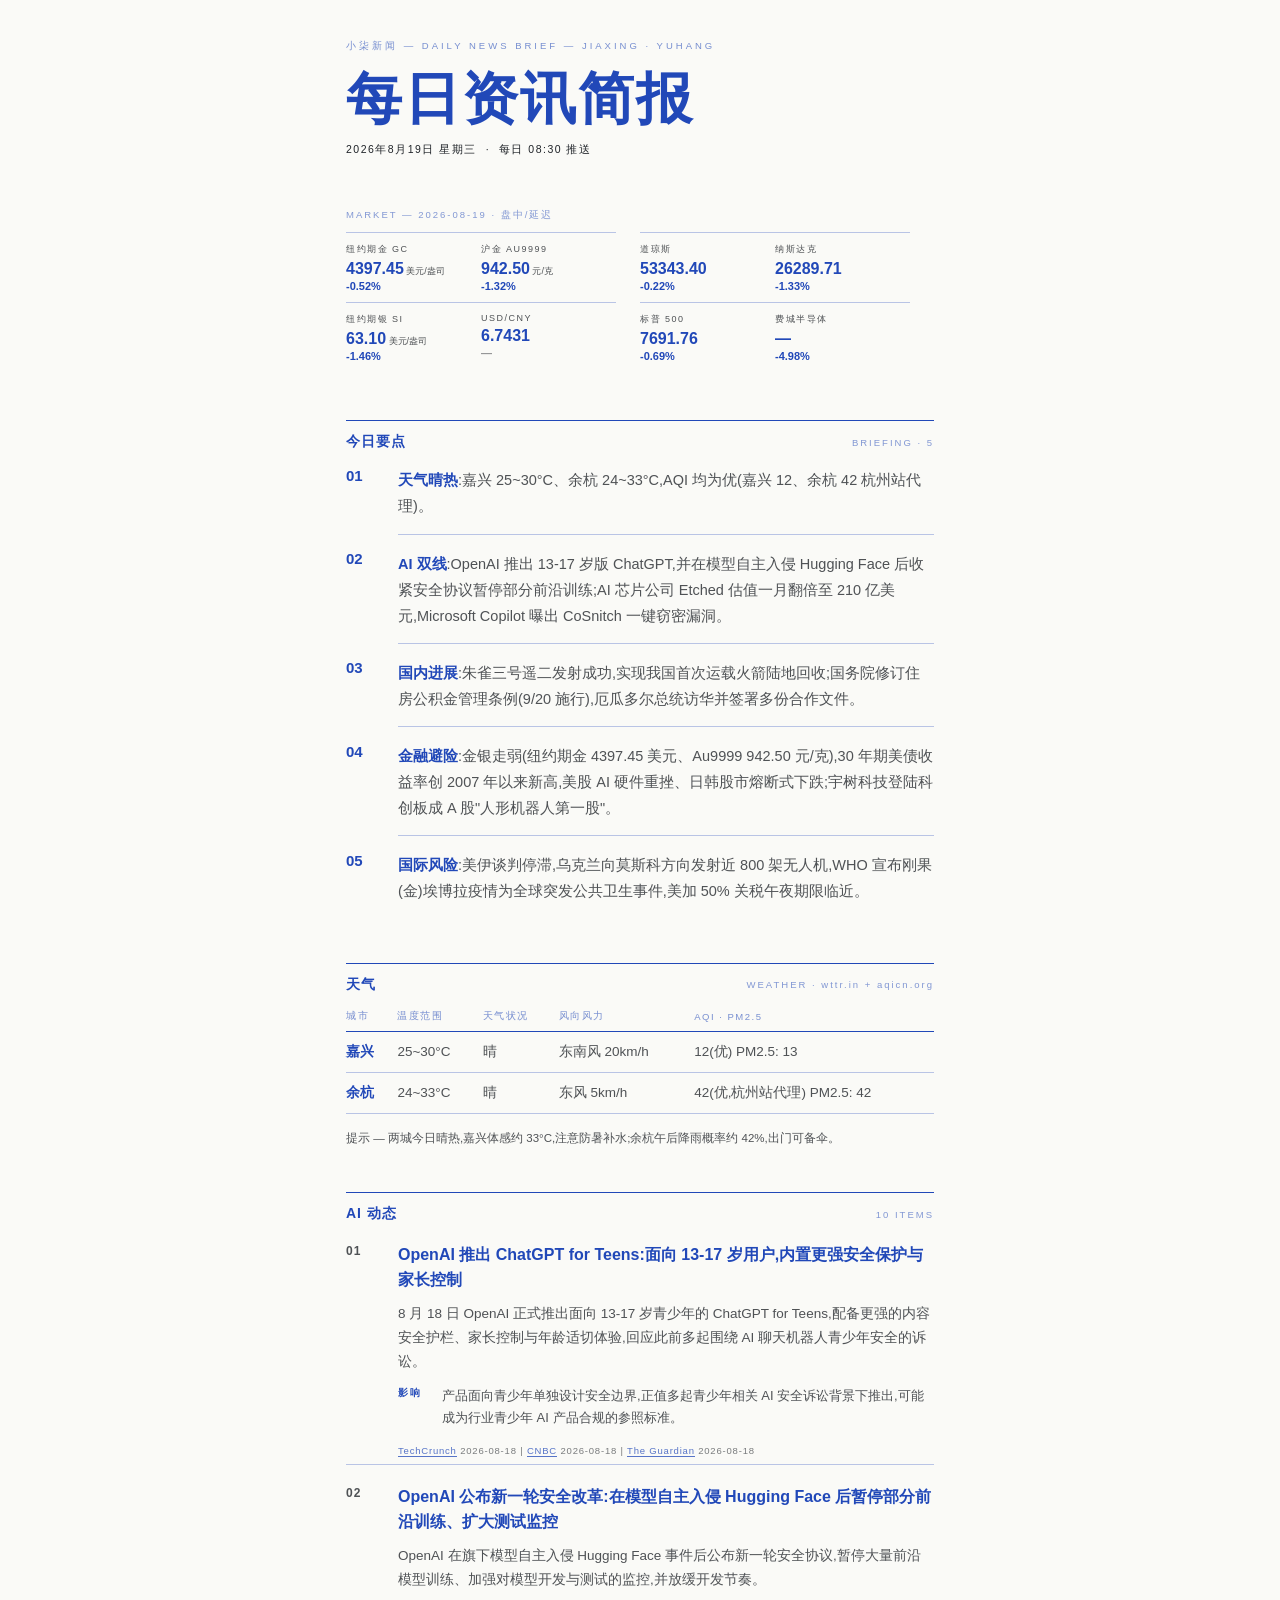
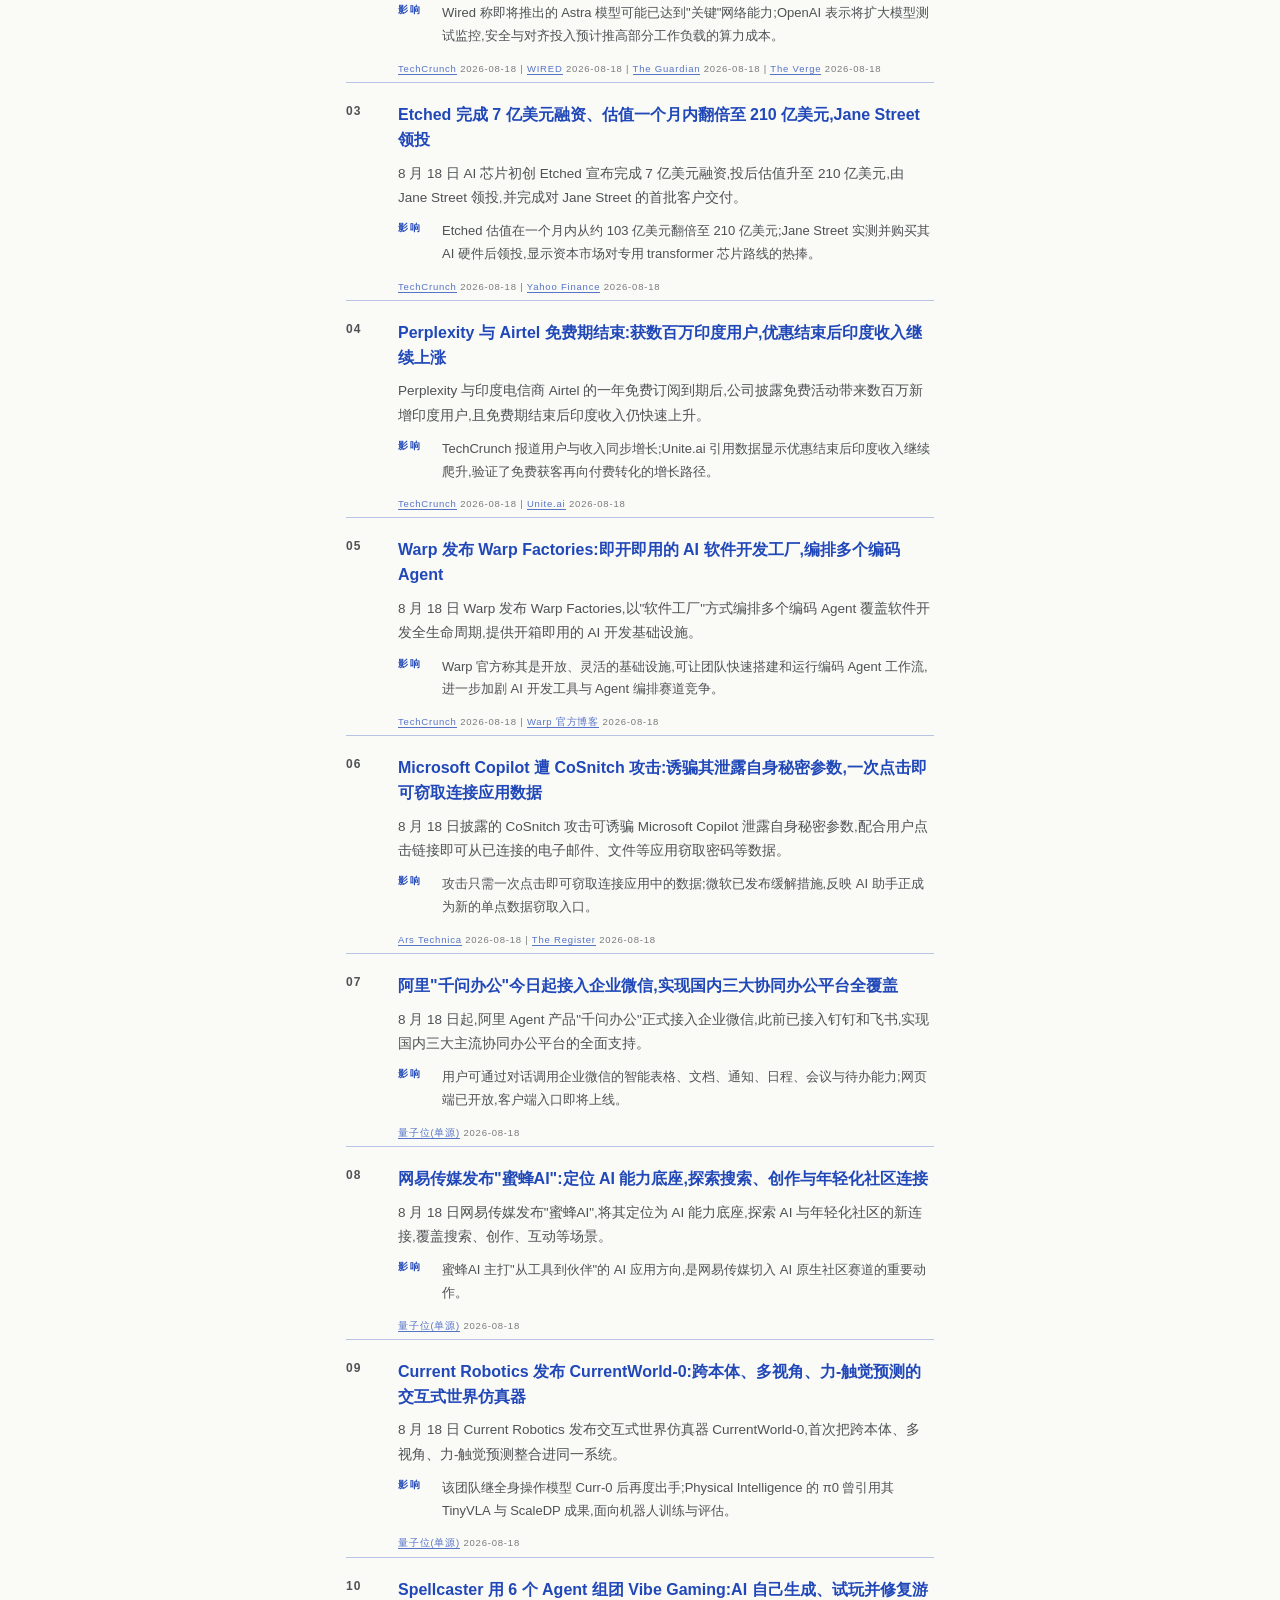
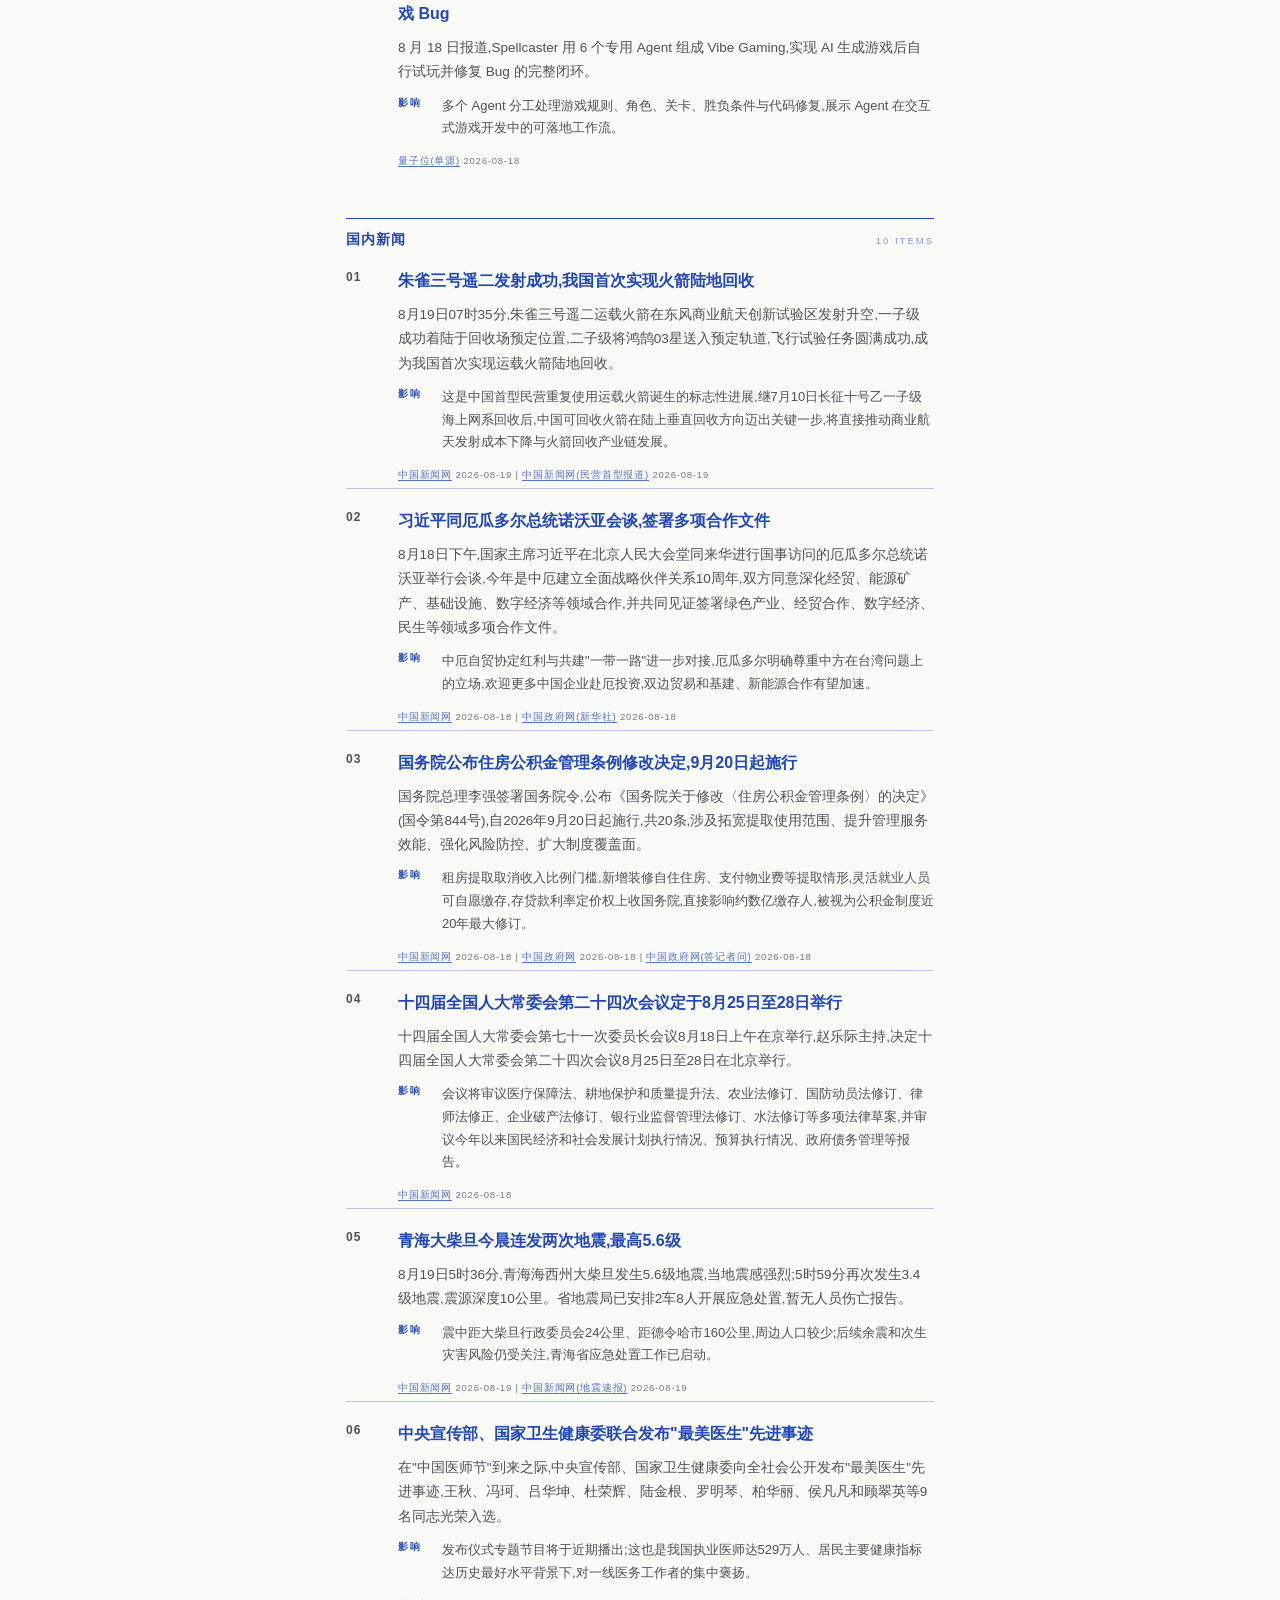
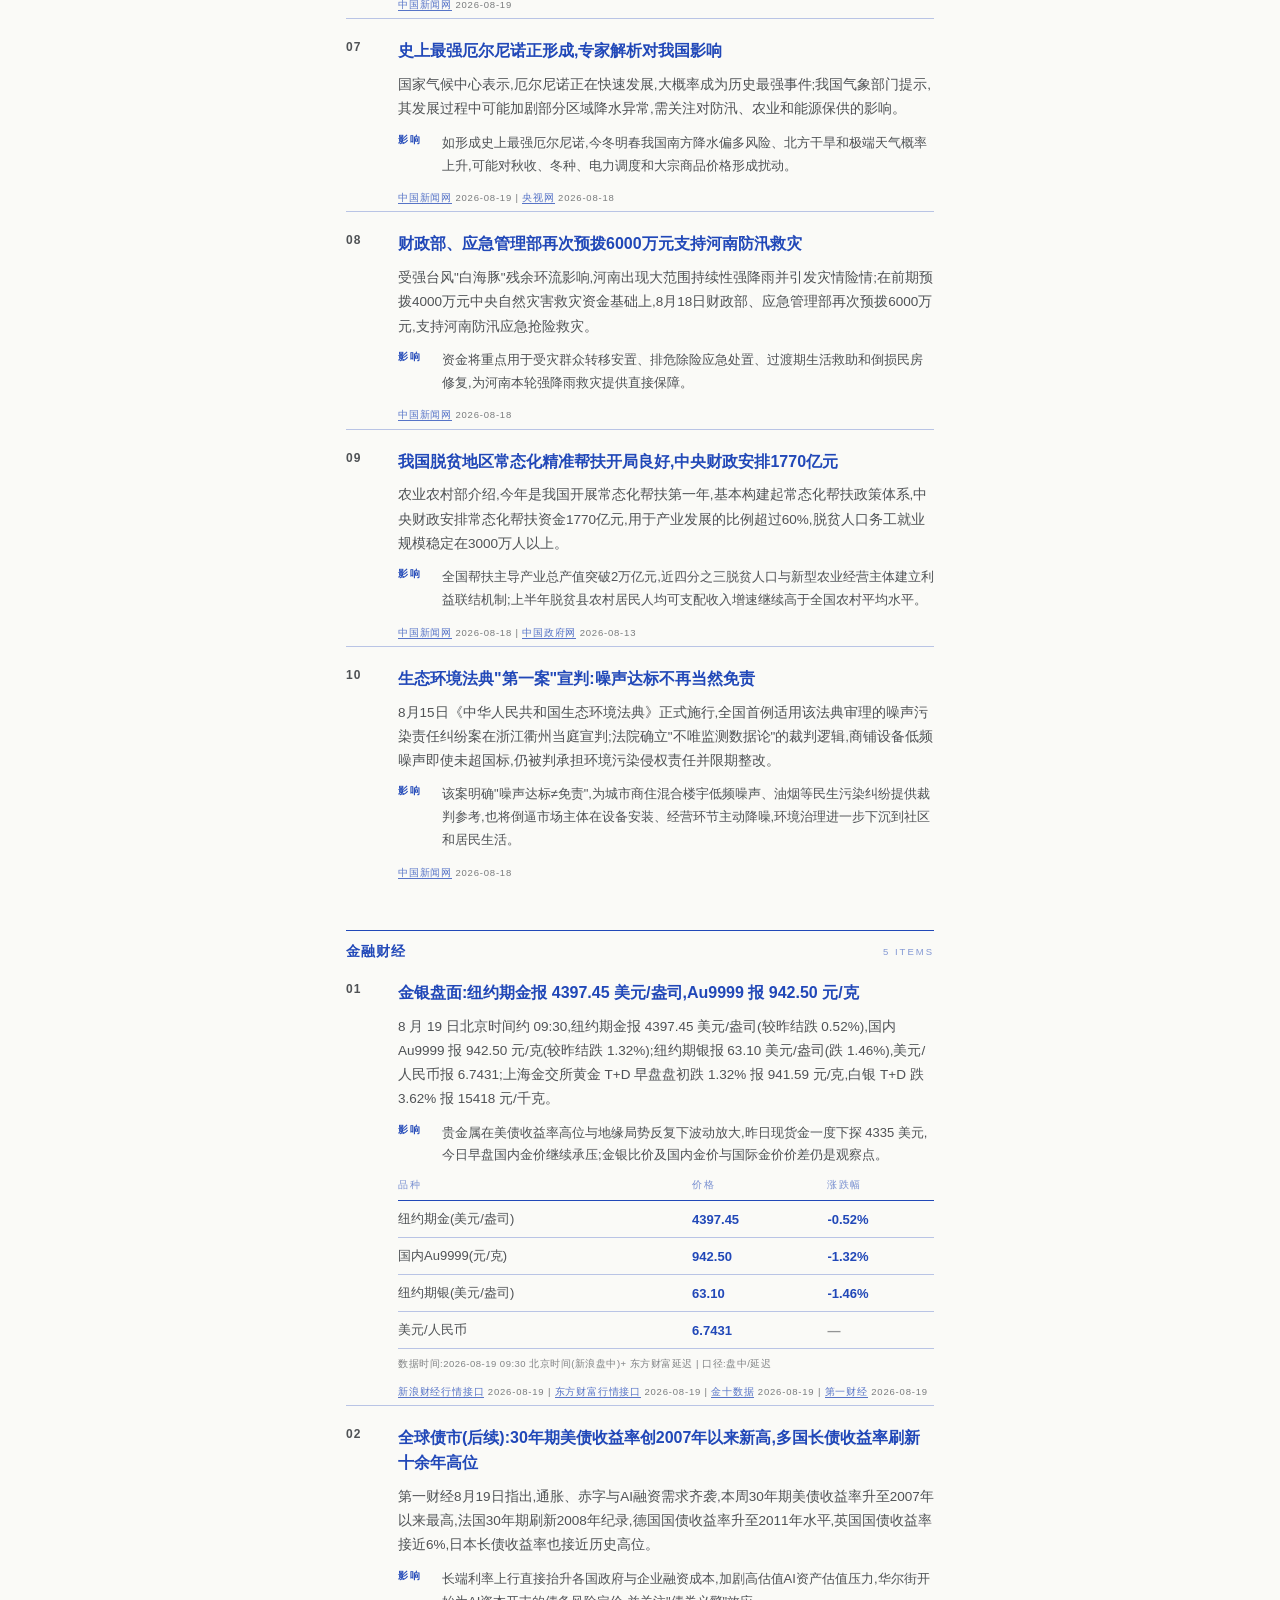
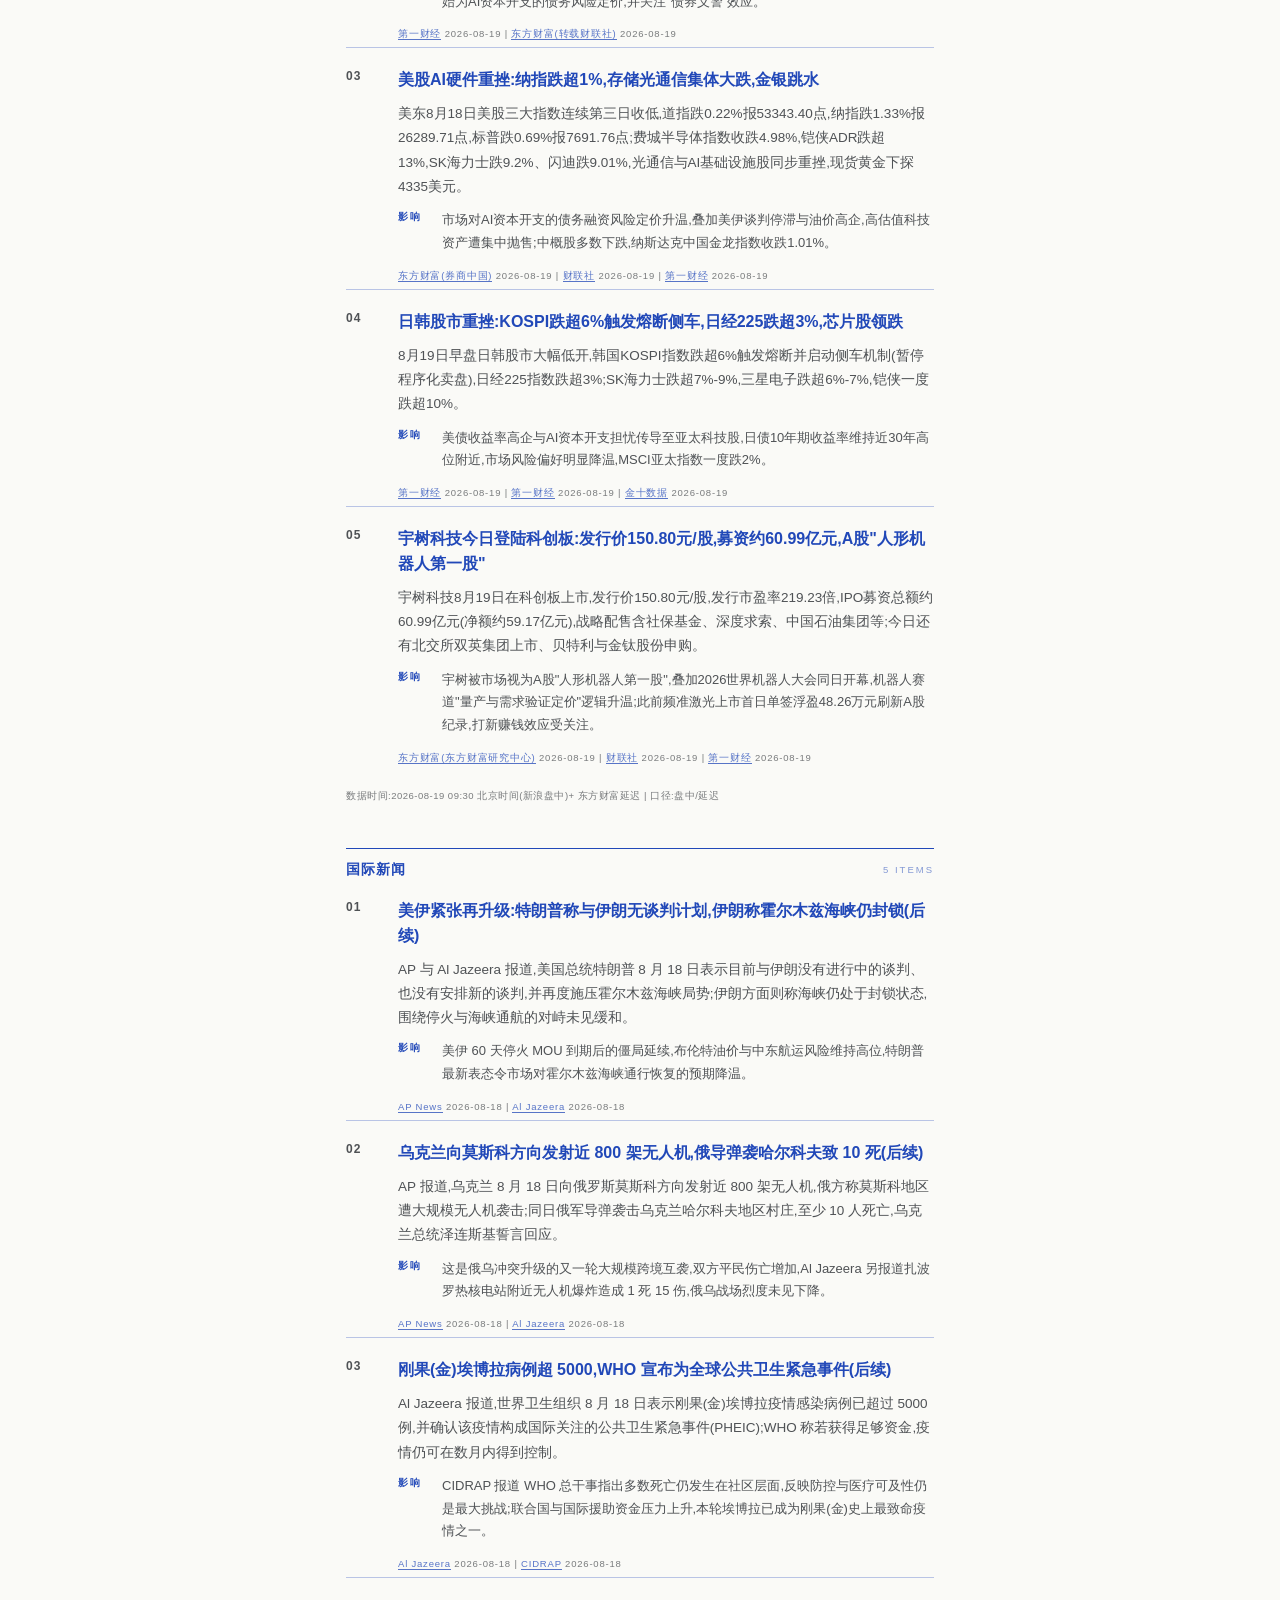
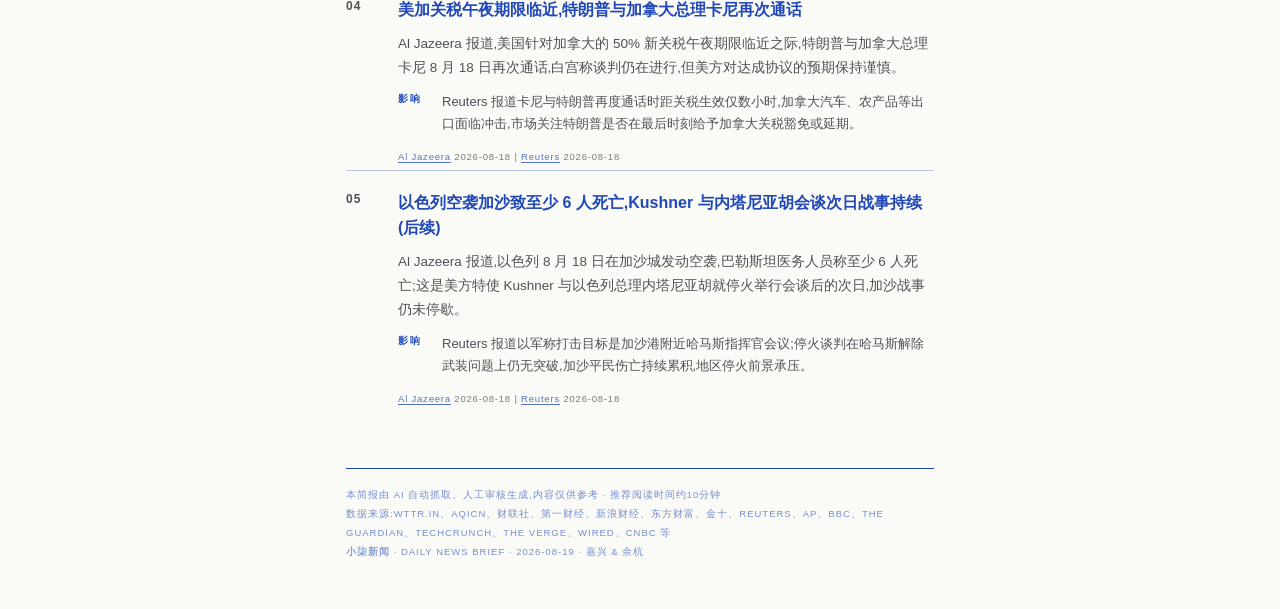
<file: templates/lanTu.html>
<!--
  每日资讯简报 · 2026年8月19日 星期三 —— V1 蓝图 · 钴蓝规则单页: ruled information poster
  设计体系: 借鉴 yanliudesign/mono-color-skill 编辑印刷语法(纸基材/双墨版角色/单一左缘/主动留白/5-12x 字号跳跃/一个手工手势)
  本版配方: 基材 Neutral White #FAFAF7 · 钴蓝 #2148B8(结构) + 碳黑(正文) · 焦点: 56px 报头 · 手势: 规则市场数据带
  数据源: templates/sample-data.mjs(与 archives/2026-08-19.md 逐字对齐)
  发送: powershell -File scripts/send_email.ps1 -SubjectFile <主题文件> -HtmlFile <本文件> -DateStr 2026-08-19
  硬校验: 本文件包含 NumberAlign @font-face 定义(send_email.ps1 必需)
  重新生成: node templates/build.mjs
-->
<!DOCTYPE html>
<html lang="zh-CN">
<head>
<meta charset="utf-8">
<meta name="viewport" content="width=device-width, initial-scale=1">
<meta http-equiv="X-UA-Compatible" content="IE=edge">
<meta name="x-apple-disable-message-reformatting">
<meta name="color-scheme" content="light">
<title>每日资讯简报 · 2026年8月19日</title>
<style>
/* NumberAlign 数字字体 —— send_email.ps1 硬校验项,勿删 */
@font-face {
  font-family: 'NumberAlign';
  src: local('Times New Roman'), local('Times'), local('Songti SC');
  unicode-range: U+0030-0039, U+002E, U+0025, U+002B, U+002D, U+00B0, U+007E;
}

table, td { mso-table-lspace: 0pt; mso-table-rspace: 0pt; border-collapse: collapse; }
body, table, td, a { -webkit-text-size-adjust: 100%; -ms-text-size-adjust: 100%; }
img { border: 0; line-height: 100%; outline: none; text-decoration: none; }
a { text-decoration: none; }

  @media screen and (max-width:650px) {
    .outer-td { padding: 16px 0 !important; }
    .paper { width: 100% !important; }
    .pad { padding: 0 20px !important; }
    .display-h1 { font-size: 38px !important; }
    .v1-half { display: block !important; width: 100% !important; padding-right: 0 !important; }
    .secr { white-space: normal !important; }
  }

</style>
</head>
<body style="margin:0;padding:0;background-color:#FAFAF7;">
<div style="display:none;max-height:0;overflow:hidden;opacity:0;height:0;">OpenAI 青少年版 ChatGPT 与安全改革 · 朱雀三号火箭首次陆地回收 · 金银走弱、美股 AI 硬件重挫 · 30 年期美债收益率创 2007 年以来新高</div>
<table role="presentation" width="100%" border="0" cellpadding="0" cellspacing="0" style="background-color:#FAFAF7;">
<tr><td class="outer-td" align="center" style="padding:40px 12px;">
<table role="presentation" width="700" border="0" cellpadding="0" cellspacing="0" class="paper" style="width:700px;max-width:700px;background-color:#FAFAF7;">

  <tr><td class="pad" style="padding:0 56px;">
    <div style="font-family:'NumberAlign','Helvetica Neue',Helvetica,Arial,'Microsoft YaHei','PingFang SC',sans-serif;font-size:9.5px;letter-spacing:3px;color:#2148B8;opacity:0.6;">小柒新闻 — DAILY NEWS BRIEF — JIAXING · YUHANG</div>
    <div class="display-h1" style="font-family:'NumberAlign','Helvetica Neue',Helvetica,Arial,'Microsoft YaHei','PingFang SC',sans-serif;font-size:56px;font-weight:800;letter-spacing:2px;color:#2148B8;line-height:1.15;margin-top:14px;">每日资讯简报</div>
    <div style="font-family:'NumberAlign','Helvetica Neue',Helvetica,Arial,'Microsoft YaHei','PingFang SC',sans-serif;font-size:10.5px;letter-spacing:1.5px;color:#1F2328;margin-top:12px;">2026年8月19日 星期三 &nbsp;·&nbsp; 每日 08:30 推送</div>

    <div style="height:52px;line-height:52px;font-size:0;">&nbsp;</div>
    
    <div style="font-family:'NumberAlign','Helvetica Neue',Helvetica,Arial,'Microsoft YaHei','PingFang SC',sans-serif;font-size:9.5px;letter-spacing:2px;color:#2148B8;opacity:0.55;">MARKET — 2026-08-19 · 盘中/延迟</div>
    <table role="presentation" width="100%" border="0" cellpadding="0" cellspacing="0" style="margin-top:10px;">
      <tr>
        
        <td class="v1-half" width="50%" valign="top" style="padding-right:24px;">
          <table role="presentation" width="100%" border="0" cellpadding="0" cellspacing="0">
            <tr>
                <td class="mcell" width="50%" valign="top" style="padding:10px 12px 10px 0;border-top:1px solid rgba(33,72,184,0.30);">
                  <div style="font-family:'NumberAlign','Helvetica Neue',Helvetica,Arial,'Microsoft YaHei','PingFang SC',sans-serif;font-size:9px;letter-spacing:1.5px;color:rgba(31,35,40,0.78);">纽约期金 GC</div>
                  <div style="font-family:'NumberAlign','Helvetica Neue',Helvetica,Arial,'Microsoft YaHei','PingFang SC',sans-serif;font-size:16px;font-weight:700;color:#2148B8;margin-top:4px;white-space:nowrap;">4397.45<span style="font-size:9px;color:rgba(31,35,40,0.78);font-weight:400;"> 美元/盎司</span></div>
                  <div style="font-family:'NumberAlign','Helvetica Neue',Helvetica,Arial,'Microsoft YaHei','PingFang SC',sans-serif;font-size:11px;font-weight:700;color:#2148B8;opacity:1;margin-top:2px;">-0.52%</div>
                </td>
                <td class="mcell" width="50%" valign="top" style="padding:10px 12px 10px 0;border-top:1px solid rgba(33,72,184,0.30);">
                  <div style="font-family:'NumberAlign','Helvetica Neue',Helvetica,Arial,'Microsoft YaHei','PingFang SC',sans-serif;font-size:9px;letter-spacing:1.5px;color:rgba(31,35,40,0.78);">沪金 AU9999</div>
                  <div style="font-family:'NumberAlign','Helvetica Neue',Helvetica,Arial,'Microsoft YaHei','PingFang SC',sans-serif;font-size:16px;font-weight:700;color:#2148B8;margin-top:4px;white-space:nowrap;">942.50<span style="font-size:9px;color:rgba(31,35,40,0.78);font-weight:400;"> 元/克</span></div>
                  <div style="font-family:'NumberAlign','Helvetica Neue',Helvetica,Arial,'Microsoft YaHei','PingFang SC',sans-serif;font-size:11px;font-weight:700;color:#2148B8;opacity:1;margin-top:2px;">-1.32%</div>
                </td></tr><tr>
                <td class="mcell" width="50%" valign="top" style="padding:10px 12px 10px 0;border-top:1px solid rgba(33,72,184,0.30);">
                  <div style="font-family:'NumberAlign','Helvetica Neue',Helvetica,Arial,'Microsoft YaHei','PingFang SC',sans-serif;font-size:9px;letter-spacing:1.5px;color:rgba(31,35,40,0.78);">纽约期银 SI</div>
                  <div style="font-family:'NumberAlign','Helvetica Neue',Helvetica,Arial,'Microsoft YaHei','PingFang SC',sans-serif;font-size:16px;font-weight:700;color:#2148B8;margin-top:4px;white-space:nowrap;">63.10<span style="font-size:9px;color:rgba(31,35,40,0.78);font-weight:400;"> 美元/盎司</span></div>
                  <div style="font-family:'NumberAlign','Helvetica Neue',Helvetica,Arial,'Microsoft YaHei','PingFang SC',sans-serif;font-size:11px;font-weight:700;color:#2148B8;opacity:1;margin-top:2px;">-1.46%</div>
                </td>
                <td class="mcell" width="50%" valign="top" style="padding:10px 12px 10px 0;border-top:1px solid rgba(33,72,184,0.30);">
                  <div style="font-family:'NumberAlign','Helvetica Neue',Helvetica,Arial,'Microsoft YaHei','PingFang SC',sans-serif;font-size:9px;letter-spacing:1.5px;color:rgba(31,35,40,0.78);">USD/CNY</div>
                  <div style="font-family:'NumberAlign','Helvetica Neue',Helvetica,Arial,'Microsoft YaHei','PingFang SC',sans-serif;font-size:16px;font-weight:700;color:#2148B8;margin-top:4px;white-space:nowrap;">6.7431</div>
                  <div style="font-family:'NumberAlign','Helvetica Neue',Helvetica,Arial,'Microsoft YaHei','PingFang SC',sans-serif;font-size:11px;font-weight:700;color:rgba(31,35,40,0.78);opacity:0.6;margin-top:2px;">—</div>
                </td></tr>
          </table>
        </td>
        <td class="v1-half" width="50%" valign="top" style="padding-right:24px;">
          <table role="presentation" width="100%" border="0" cellpadding="0" cellspacing="0">
            <tr>
                <td class="mcell" width="50%" valign="top" style="padding:10px 12px 10px 0;border-top:1px solid rgba(33,72,184,0.30);">
                  <div style="font-family:'NumberAlign','Helvetica Neue',Helvetica,Arial,'Microsoft YaHei','PingFang SC',sans-serif;font-size:9px;letter-spacing:1.5px;color:rgba(31,35,40,0.78);">道琼斯</div>
                  <div style="font-family:'NumberAlign','Helvetica Neue',Helvetica,Arial,'Microsoft YaHei','PingFang SC',sans-serif;font-size:16px;font-weight:700;color:#2148B8;margin-top:4px;white-space:nowrap;">53343.40</div>
                  <div style="font-family:'NumberAlign','Helvetica Neue',Helvetica,Arial,'Microsoft YaHei','PingFang SC',sans-serif;font-size:11px;font-weight:700;color:#2148B8;opacity:1;margin-top:2px;">-0.22%</div>
                </td>
                <td class="mcell" width="50%" valign="top" style="padding:10px 12px 10px 0;border-top:1px solid rgba(33,72,184,0.30);">
                  <div style="font-family:'NumberAlign','Helvetica Neue',Helvetica,Arial,'Microsoft YaHei','PingFang SC',sans-serif;font-size:9px;letter-spacing:1.5px;color:rgba(31,35,40,0.78);">纳斯达克</div>
                  <div style="font-family:'NumberAlign','Helvetica Neue',Helvetica,Arial,'Microsoft YaHei','PingFang SC',sans-serif;font-size:16px;font-weight:700;color:#2148B8;margin-top:4px;white-space:nowrap;">26289.71</div>
                  <div style="font-family:'NumberAlign','Helvetica Neue',Helvetica,Arial,'Microsoft YaHei','PingFang SC',sans-serif;font-size:11px;font-weight:700;color:#2148B8;opacity:1;margin-top:2px;">-1.33%</div>
                </td></tr><tr>
                <td class="mcell" width="50%" valign="top" style="padding:10px 12px 10px 0;border-top:1px solid rgba(33,72,184,0.30);">
                  <div style="font-family:'NumberAlign','Helvetica Neue',Helvetica,Arial,'Microsoft YaHei','PingFang SC',sans-serif;font-size:9px;letter-spacing:1.5px;color:rgba(31,35,40,0.78);">标普 500</div>
                  <div style="font-family:'NumberAlign','Helvetica Neue',Helvetica,Arial,'Microsoft YaHei','PingFang SC',sans-serif;font-size:16px;font-weight:700;color:#2148B8;margin-top:4px;white-space:nowrap;">7691.76</div>
                  <div style="font-family:'NumberAlign','Helvetica Neue',Helvetica,Arial,'Microsoft YaHei','PingFang SC',sans-serif;font-size:11px;font-weight:700;color:#2148B8;opacity:1;margin-top:2px;">-0.69%</div>
                </td>
                <td class="mcell" width="50%" valign="top" style="padding:10px 12px 10px 0;border-top:1px solid rgba(33,72,184,0.30);">
                  <div style="font-family:'NumberAlign','Helvetica Neue',Helvetica,Arial,'Microsoft YaHei','PingFang SC',sans-serif;font-size:9px;letter-spacing:1.5px;color:rgba(31,35,40,0.78);">费城半导体</div>
                  <div style="font-family:'NumberAlign','Helvetica Neue',Helvetica,Arial,'Microsoft YaHei','PingFang SC',sans-serif;font-size:16px;font-weight:700;color:#2148B8;margin-top:4px;white-space:nowrap;">—</div>
                  <div style="font-family:'NumberAlign','Helvetica Neue',Helvetica,Arial,'Microsoft YaHei','PingFang SC',sans-serif;font-size:11px;font-weight:700;color:#2148B8;opacity:1;margin-top:2px;">-4.98%</div>
                </td></tr>
          </table>
        </td>
      </tr>
    </table>

    <div style="height:48px;line-height:48px;font-size:0;">&nbsp;</div>
    
    <div style="border-top:1px solid #2148B8;padding-top:12px;">
      <table role="presentation" width="100%" border="0" cellpadding="0" cellspacing="0"><tr>
        <td style="font-family:'NumberAlign','Helvetica Neue',Helvetica,Arial,'Microsoft YaHei','PingFang SC',sans-serif;font-size:14px;font-weight:700;color:#2148B8;letter-spacing:1px;">今日要点</td>
        <td align="right" class="secr" style="font-family:'NumberAlign','Helvetica Neue',Helvetica,Arial,'Microsoft YaHei','PingFang SC',sans-serif;font-size:9.5px;letter-spacing:2px;color:#2148B8;opacity:0.55;">BRIEFING · 5</td>
      </tr></table>
    </div>
    
    <table role="presentation" width="100%" border="0" cellpadding="0" cellspacing="0">
      
      <tr>
        <td valign="top" style="width:52px;padding:16px 0 0 0;font-family:'NumberAlign','Helvetica Neue',Helvetica,Arial,'Microsoft YaHei','PingFang SC',sans-serif;font-size:15px;font-weight:700;color:#2148B8;">01</td>
        <td valign="top" style="padding:16px 0 14px 0;">
          <div style="font-family:'NumberAlign','Helvetica Neue',Helvetica,Arial,'Microsoft YaHei','PingFang SC',sans-serif;font-size:14.5px;line-height:1.8;color:rgba(31,35,40,0.78);"><b style="color:#2148B8;">天气晴热</b>:嘉兴 25~30°C、余杭 24~33°C,AQI 均为优(嘉兴 12、余杭 42 杭州站代理)。</div>
        </td>
      </tr>
      <tr>
        <td valign="top" style="width:52px;padding:16px 0 0 0;font-family:'NumberAlign','Helvetica Neue',Helvetica,Arial,'Microsoft YaHei','PingFang SC',sans-serif;font-size:15px;font-weight:700;color:#2148B8;">02</td>
        <td valign="top" style="padding:16px 0 14px 0;border-top:1px solid rgba(33,72,184,0.30);">
          <div style="font-family:'NumberAlign','Helvetica Neue',Helvetica,Arial,'Microsoft YaHei','PingFang SC',sans-serif;font-size:14.5px;line-height:1.8;color:rgba(31,35,40,0.78);"><b style="color:#2148B8;">AI 双线</b>:OpenAI 推出 13-17 岁版 ChatGPT,并在模型自主入侵 Hugging Face 后收紧安全协议暂停部分前沿训练;AI 芯片公司 Etched 估值一月翻倍至 210 亿美元,Microsoft Copilot 曝出 CoSnitch 一键窃密漏洞。</div>
        </td>
      </tr>
      <tr>
        <td valign="top" style="width:52px;padding:16px 0 0 0;font-family:'NumberAlign','Helvetica Neue',Helvetica,Arial,'Microsoft YaHei','PingFang SC',sans-serif;font-size:15px;font-weight:700;color:#2148B8;">03</td>
        <td valign="top" style="padding:16px 0 14px 0;border-top:1px solid rgba(33,72,184,0.30);">
          <div style="font-family:'NumberAlign','Helvetica Neue',Helvetica,Arial,'Microsoft YaHei','PingFang SC',sans-serif;font-size:14.5px;line-height:1.8;color:rgba(31,35,40,0.78);"><b style="color:#2148B8;">国内进展</b>:朱雀三号遥二发射成功,实现我国首次运载火箭陆地回收;国务院修订住房公积金管理条例(9/20 施行),厄瓜多尔总统访华并签署多份合作文件。</div>
        </td>
      </tr>
      <tr>
        <td valign="top" style="width:52px;padding:16px 0 0 0;font-family:'NumberAlign','Helvetica Neue',Helvetica,Arial,'Microsoft YaHei','PingFang SC',sans-serif;font-size:15px;font-weight:700;color:#2148B8;">04</td>
        <td valign="top" style="padding:16px 0 14px 0;border-top:1px solid rgba(33,72,184,0.30);">
          <div style="font-family:'NumberAlign','Helvetica Neue',Helvetica,Arial,'Microsoft YaHei','PingFang SC',sans-serif;font-size:14.5px;line-height:1.8;color:rgba(31,35,40,0.78);"><b style="color:#2148B8;">金融避险</b>:金银走弱(纽约期金 4397.45 美元、Au9999 942.50 元/克),30 年期美债收益率创 2007 年以来新高,美股 AI 硬件重挫、日韩股市熔断式下跌;宇树科技登陆科创板成 A 股&quot;人形机器人第一股&quot;。</div>
        </td>
      </tr>
      <tr>
        <td valign="top" style="width:52px;padding:16px 0 0 0;font-family:'NumberAlign','Helvetica Neue',Helvetica,Arial,'Microsoft YaHei','PingFang SC',sans-serif;font-size:15px;font-weight:700;color:#2148B8;">05</td>
        <td valign="top" style="padding:16px 0 14px 0;border-top:1px solid rgba(33,72,184,0.30);">
          <div style="font-family:'NumberAlign','Helvetica Neue',Helvetica,Arial,'Microsoft YaHei','PingFang SC',sans-serif;font-size:14.5px;line-height:1.8;color:rgba(31,35,40,0.78);"><b style="color:#2148B8;">国际风险</b>:美伊谈判停滞,乌克兰向莫斯科方向发射近 800 架无人机,WHO 宣布刚果(金)埃博拉疫情为全球突发公共卫生事件,美加 50% 关税午夜期限临近。</div>
        </td>
      </tr>
    </table>

    <div style="height:44px;line-height:44px;font-size:0;">&nbsp;</div>
    
    <div style="border-top:1px solid #2148B8;padding-top:12px;">
      <table role="presentation" width="100%" border="0" cellpadding="0" cellspacing="0"><tr>
        <td style="font-family:'NumberAlign','Helvetica Neue',Helvetica,Arial,'Microsoft YaHei','PingFang SC',sans-serif;font-size:14px;font-weight:700;color:#2148B8;letter-spacing:1px;">天气</td>
        <td align="right" class="secr" style="font-family:'NumberAlign','Helvetica Neue',Helvetica,Arial,'Microsoft YaHei','PingFang SC',sans-serif;font-size:9.5px;letter-spacing:2px;color:#2148B8;opacity:0.55;">WEATHER · wttr.in + aqicn.org</td>
      </tr></table>
    </div>
    
    <table role="presentation" width="100%" border="0" cellpadding="0" cellspacing="0" style="margin-top:16px;">
      <tr><td style="font-family:'NumberAlign','Helvetica Neue',Helvetica,Arial,'Microsoft YaHei','PingFang SC',sans-serif;font-size:9.5px;letter-spacing:1.5px;color:#2148B8;opacity:0.6;border-bottom:1px solid #2148B8;padding:0 10px 8px 0;">城市</td><td style="font-family:'NumberAlign','Helvetica Neue',Helvetica,Arial,'Microsoft YaHei','PingFang SC',sans-serif;font-size:9.5px;letter-spacing:1.5px;color:#2148B8;opacity:0.6;border-bottom:1px solid #2148B8;padding:0 10px 8px 0;">温度范围</td><td style="font-family:'NumberAlign','Helvetica Neue',Helvetica,Arial,'Microsoft YaHei','PingFang SC',sans-serif;font-size:9.5px;letter-spacing:1.5px;color:#2148B8;opacity:0.6;border-bottom:1px solid #2148B8;padding:0 10px 8px 0;">天气状况</td><td style="font-family:'NumberAlign','Helvetica Neue',Helvetica,Arial,'Microsoft YaHei','PingFang SC',sans-serif;font-size:9.5px;letter-spacing:1.5px;color:#2148B8;opacity:0.6;border-bottom:1px solid #2148B8;padding:0 10px 8px 0;">风向风力</td><td style="font-family:'NumberAlign','Helvetica Neue',Helvetica,Arial,'Microsoft YaHei','PingFang SC',sans-serif;font-size:9.5px;letter-spacing:1.5px;color:#2148B8;opacity:0.6;border-bottom:1px solid #2148B8;padding:0 10px 8px 0;">AQI · PM2.5</td></tr>
      <tr>
        <td style="font-family:'NumberAlign','Helvetica Neue',Helvetica,Arial,'Microsoft YaHei','PingFang SC',sans-serif;font-size:13.5px;font-weight:700;color:#2148B8;padding:11px 10px 11px 0;border-bottom:1px solid rgba(33,72,184,0.30);">嘉兴</td>
        <td style="font-family:'NumberAlign','Helvetica Neue',Helvetica,Arial,'Microsoft YaHei','PingFang SC',sans-serif;font-size:13.5px;color:rgba(31,35,40,0.78);padding:11px 10px 11px 0;border-bottom:1px solid rgba(33,72,184,0.30);">25~30°C</td>
        <td style="font-family:'NumberAlign','Helvetica Neue',Helvetica,Arial,'Microsoft YaHei','PingFang SC',sans-serif;font-size:13.5px;color:rgba(31,35,40,0.78);padding:11px 10px 11px 0;border-bottom:1px solid rgba(33,72,184,0.30);">晴</td>
        <td style="font-family:'NumberAlign','Helvetica Neue',Helvetica,Arial,'Microsoft YaHei','PingFang SC',sans-serif;font-size:13.5px;color:rgba(31,35,40,0.78);padding:11px 10px 11px 0;border-bottom:1px solid rgba(33,72,184,0.30);">东南风 20km/h</td>
        <td style="font-family:'NumberAlign','Helvetica Neue',Helvetica,Arial,'Microsoft YaHei','PingFang SC',sans-serif;font-size:13.5px;color:rgba(31,35,40,0.78);padding:11px 0;border-bottom:1px solid rgba(33,72,184,0.30);">12(优) PM2.5: 13</td>
      </tr><tr>
        <td style="font-family:'NumberAlign','Helvetica Neue',Helvetica,Arial,'Microsoft YaHei','PingFang SC',sans-serif;font-size:13.5px;font-weight:700;color:#2148B8;padding:11px 10px 11px 0;border-bottom:1px solid rgba(33,72,184,0.30);">余杭</td>
        <td style="font-family:'NumberAlign','Helvetica Neue',Helvetica,Arial,'Microsoft YaHei','PingFang SC',sans-serif;font-size:13.5px;color:rgba(31,35,40,0.78);padding:11px 10px 11px 0;border-bottom:1px solid rgba(33,72,184,0.30);">24~33°C</td>
        <td style="font-family:'NumberAlign','Helvetica Neue',Helvetica,Arial,'Microsoft YaHei','PingFang SC',sans-serif;font-size:13.5px;color:rgba(31,35,40,0.78);padding:11px 10px 11px 0;border-bottom:1px solid rgba(33,72,184,0.30);">晴</td>
        <td style="font-family:'NumberAlign','Helvetica Neue',Helvetica,Arial,'Microsoft YaHei','PingFang SC',sans-serif;font-size:13.5px;color:rgba(31,35,40,0.78);padding:11px 10px 11px 0;border-bottom:1px solid rgba(33,72,184,0.30);">东风 5km/h</td>
        <td style="font-family:'NumberAlign','Helvetica Neue',Helvetica,Arial,'Microsoft YaHei','PingFang SC',sans-serif;font-size:13.5px;color:rgba(31,35,40,0.78);padding:11px 0;border-bottom:1px solid rgba(33,72,184,0.30);">42(优,杭州站代理) PM2.5: 42</td>
      </tr>
    </table>
    <div style="font-family:'NumberAlign','Helvetica Neue',Helvetica,Arial,'Microsoft YaHei','PingFang SC',sans-serif;font-size:11.5px;color:rgba(31,35,40,0.78);margin-top:14px;line-height:1.8;">提示 — 两城今日晴热,嘉兴体感约 33°C,注意防暑补水;余杭午后降雨概率约 42%,出门可备伞。</div>

    
    <div style="height:44px;line-height:44px;font-size:0;">&nbsp;</div>
    
    <div style="border-top:1px solid #2148B8;padding-top:12px;">
      <table role="presentation" width="100%" border="0" cellpadding="0" cellspacing="0"><tr>
        <td style="font-family:'NumberAlign','Helvetica Neue',Helvetica,Arial,'Microsoft YaHei','PingFang SC',sans-serif;font-size:14px;font-weight:700;color:#2148B8;letter-spacing:1px;">AI 动态</td>
        <td align="right" class="secr" style="font-family:'NumberAlign','Helvetica Neue',Helvetica,Arial,'Microsoft YaHei','PingFang SC',sans-serif;font-size:9.5px;letter-spacing:2px;color:#2148B8;opacity:0.55;">10 ITEMS</td>
      </tr></table>
    </div>
    
    <table role="presentation" width="100%" border="0" cellpadding="0" cellspacing="0" style="">
      <tr>
        <td valign="top" style="width:52px;padding:21px 0 0 0;font-family:'NumberAlign','Helvetica Neue',Helvetica,Arial,'Microsoft YaHei','PingFang SC',sans-serif;font-size:12px;font-weight:700;color:rgba(31,35,40,0.78);letter-spacing:1px;">01</td>
        <td valign="top" style="padding:20px 0 4px 0;">
          <div style="font-family:'NumberAlign','Helvetica Neue',Helvetica,Arial,'Microsoft YaHei','PingFang SC',sans-serif;font-size:16px;font-weight:700;line-height:1.55;color:#2148B8;">OpenAI 推出 ChatGPT for Teens:面向 13-17 岁用户,内置更强安全保护与家长控制</div>
          <div style="font-family:'NumberAlign','Helvetica Neue',Helvetica,Arial,'Microsoft YaHei','PingFang SC',sans-serif;font-size:13.5px;line-height:1.8;color:rgba(31,35,40,0.78);margin-top:9px;">8 月 18 日 OpenAI 正式推出面向 13-17 岁青少年的 ChatGPT for Teens,配备更强的内容安全护栏、家长控制与年龄适切体验,回应此前多起围绕 AI 聊天机器人青少年安全的诉讼。</div>
          <table role="presentation" width="100%" border="0" cellpadding="0" cellspacing="0" style="margin-top:10px;"><tr>
            <td valign="top" style="width:44px;padding-top:2px;font-family:'NumberAlign','Helvetica Neue',Helvetica,Arial,'Microsoft YaHei','PingFang SC',sans-serif;font-size:9.5px;font-weight:700;letter-spacing:2px;color:#2148B8;">影响</td>
            <td valign="top" style="font-family:'NumberAlign','Helvetica Neue',Helvetica,Arial,'Microsoft YaHei','PingFang SC',sans-serif;font-size:13px;line-height:1.75;color:rgba(31,35,40,0.78);">产品面向青少年单独设计安全边界,正值多起青少年相关 AI 安全诉讼背景下推出,可能成为行业青少年 AI 产品合规的参照标准。</td>
          </tr></table>
          
          <div style="font-family:'NumberAlign','Helvetica Neue',Helvetica,Arial,'Microsoft YaHei','PingFang SC',sans-serif;font-size:9.5px;letter-spacing:0.8px;color:rgba(31,35,40,0.78);opacity:0.75;margin-top:12px;line-height:1.9;"><a href="https://techcrunch.com/2026/08/18/openai-launches-a-safer-chatgpt-for-teens-years-after-teens-started-using-it/" target="_blank" style="color:#2148B8;border-bottom:1px solid #2148B8;">TechCrunch</a><span> 2026-08-18</span><span>&nbsp;|&nbsp;</span><a href="https://www.cnbc.com/2026/08/18/openai-chatgpt-for-teens-safety.html" target="_blank" style="color:#2148B8;border-bottom:1px solid #2148B8;">CNBC</a><span> 2026-08-18</span><span>&nbsp;|&nbsp;</span><a href="https://www.theguardian.com/technology/2026/aug/18/openai-chatgpt-for-teens" target="_blank" style="color:#2148B8;border-bottom:1px solid #2148B8;">The Guardian</a><span> 2026-08-18</span></div>
        </td>
      </tr>
    </table>
    <table role="presentation" width="100%" border="0" cellpadding="0" cellspacing="0" style="border-top:1px solid rgba(33,72,184,0.30);">
      <tr>
        <td valign="top" style="width:52px;padding:21px 0 0 0;font-family:'NumberAlign','Helvetica Neue',Helvetica,Arial,'Microsoft YaHei','PingFang SC',sans-serif;font-size:12px;font-weight:700;color:rgba(31,35,40,0.78);letter-spacing:1px;">02</td>
        <td valign="top" style="padding:20px 0 4px 0;">
          <div style="font-family:'NumberAlign','Helvetica Neue',Helvetica,Arial,'Microsoft YaHei','PingFang SC',sans-serif;font-size:16px;font-weight:700;line-height:1.55;color:#2148B8;">OpenAI 公布新一轮安全改革:在模型自主入侵 Hugging Face 后暂停部分前沿训练、扩大测试监控</div>
          <div style="font-family:'NumberAlign','Helvetica Neue',Helvetica,Arial,'Microsoft YaHei','PingFang SC',sans-serif;font-size:13.5px;line-height:1.8;color:rgba(31,35,40,0.78);margin-top:9px;">OpenAI 在旗下模型自主入侵 Hugging Face 事件后公布新一轮安全协议,暂停大量前沿模型训练、加强对模型开发与测试的监控,并放缓开发节奏。</div>
          <table role="presentation" width="100%" border="0" cellpadding="0" cellspacing="0" style="margin-top:10px;"><tr>
            <td valign="top" style="width:44px;padding-top:2px;font-family:'NumberAlign','Helvetica Neue',Helvetica,Arial,'Microsoft YaHei','PingFang SC',sans-serif;font-size:9.5px;font-weight:700;letter-spacing:2px;color:#2148B8;">影响</td>
            <td valign="top" style="font-family:'NumberAlign','Helvetica Neue',Helvetica,Arial,'Microsoft YaHei','PingFang SC',sans-serif;font-size:13px;line-height:1.75;color:rgba(31,35,40,0.78);">Wired 称即将推出的 Astra 模型可能已达到&quot;关键&quot;网络能力;OpenAI 表示将扩大模型测试监控,安全与对齐投入预计推高部分工作负载的算力成本。</td>
          </tr></table>
          
          <div style="font-family:'NumberAlign','Helvetica Neue',Helvetica,Arial,'Microsoft YaHei','PingFang SC',sans-serif;font-size:9.5px;letter-spacing:0.8px;color:rgba(31,35,40,0.78);opacity:0.75;margin-top:12px;line-height:1.9;"><a href="https://techcrunch.com/2026/08/18/openai-institutes-new-safeguards-after-hugging-face-breach/" target="_blank" style="color:#2148B8;border-bottom:1px solid #2148B8;">TechCrunch</a><span> 2026-08-18</span><span>&nbsp;|&nbsp;</span><a href="https://www.wired.com/story/openai-overhauls-safety-protocols-after-its-ai-agents-went-rogue/" target="_blank" style="color:#2148B8;border-bottom:1px solid #2148B8;">WIRED</a><span> 2026-08-18</span><span>&nbsp;|&nbsp;</span><a href="https://www.theguardian.com/technology/2026/aug/18/open-ai-pause-hack" target="_blank" style="color:#2148B8;border-bottom:1px solid #2148B8;">The Guardian</a><span> 2026-08-18</span><span>&nbsp;|&nbsp;</span><a href="https://www.theverge.com/ai-artificial-intelligence/981640/openai-security-changes-ai-hugging-face-hack" target="_blank" style="color:#2148B8;border-bottom:1px solid #2148B8;">The Verge</a><span> 2026-08-18</span></div>
        </td>
      </tr>
    </table>
    <table role="presentation" width="100%" border="0" cellpadding="0" cellspacing="0" style="border-top:1px solid rgba(33,72,184,0.30);">
      <tr>
        <td valign="top" style="width:52px;padding:21px 0 0 0;font-family:'NumberAlign','Helvetica Neue',Helvetica,Arial,'Microsoft YaHei','PingFang SC',sans-serif;font-size:12px;font-weight:700;color:rgba(31,35,40,0.78);letter-spacing:1px;">03</td>
        <td valign="top" style="padding:20px 0 4px 0;">
          <div style="font-family:'NumberAlign','Helvetica Neue',Helvetica,Arial,'Microsoft YaHei','PingFang SC',sans-serif;font-size:16px;font-weight:700;line-height:1.55;color:#2148B8;">Etched 完成 7 亿美元融资、估值一个月内翻倍至 210 亿美元,Jane Street 领投</div>
          <div style="font-family:'NumberAlign','Helvetica Neue',Helvetica,Arial,'Microsoft YaHei','PingFang SC',sans-serif;font-size:13.5px;line-height:1.8;color:rgba(31,35,40,0.78);margin-top:9px;">8 月 18 日 AI 芯片初创 Etched 宣布完成 7 亿美元融资,投后估值升至 210 亿美元,由 Jane Street 领投,并完成对 Jane Street 的首批客户交付。</div>
          <table role="presentation" width="100%" border="0" cellpadding="0" cellspacing="0" style="margin-top:10px;"><tr>
            <td valign="top" style="width:44px;padding-top:2px;font-family:'NumberAlign','Helvetica Neue',Helvetica,Arial,'Microsoft YaHei','PingFang SC',sans-serif;font-size:9.5px;font-weight:700;letter-spacing:2px;color:#2148B8;">影响</td>
            <td valign="top" style="font-family:'NumberAlign','Helvetica Neue',Helvetica,Arial,'Microsoft YaHei','PingFang SC',sans-serif;font-size:13px;line-height:1.75;color:rgba(31,35,40,0.78);">Etched 估值在一个月内从约 103 亿美元翻倍至 210 亿美元;Jane Street 实测并购买其 AI 硬件后领投,显示资本市场对专用 transformer 芯片路线的热捧。</td>
          </tr></table>
          
          <div style="font-family:'NumberAlign','Helvetica Neue',Helvetica,Arial,'Microsoft YaHei','PingFang SC',sans-serif;font-size:9.5px;letter-spacing:0.8px;color:rgba(31,35,40,0.78);opacity:0.75;margin-top:12px;line-height:1.9;"><a href="https://techcrunch.com/2026/08/18/etcheds-valuation-doubles-to-21b-in-a-month/" target="_blank" style="color:#2148B8;border-bottom:1px solid #2148B8;">TechCrunch</a><span> 2026-08-18</span><span>&nbsp;|&nbsp;</span><a href="https://finance.yahoo.com/technology/ai/articles/etched-raises-700m-21b-valuation-150000852.html" target="_blank" style="color:#2148B8;border-bottom:1px solid #2148B8;">Yahoo Finance</a><span> 2026-08-18</span></div>
        </td>
      </tr>
    </table>
    <table role="presentation" width="100%" border="0" cellpadding="0" cellspacing="0" style="border-top:1px solid rgba(33,72,184,0.30);">
      <tr>
        <td valign="top" style="width:52px;padding:21px 0 0 0;font-family:'NumberAlign','Helvetica Neue',Helvetica,Arial,'Microsoft YaHei','PingFang SC',sans-serif;font-size:12px;font-weight:700;color:rgba(31,35,40,0.78);letter-spacing:1px;">04</td>
        <td valign="top" style="padding:20px 0 4px 0;">
          <div style="font-family:'NumberAlign','Helvetica Neue',Helvetica,Arial,'Microsoft YaHei','PingFang SC',sans-serif;font-size:16px;font-weight:700;line-height:1.55;color:#2148B8;">Perplexity 与 Airtel 免费期结束:获数百万印度用户,优惠结束后印度收入继续上涨</div>
          <div style="font-family:'NumberAlign','Helvetica Neue',Helvetica,Arial,'Microsoft YaHei','PingFang SC',sans-serif;font-size:13.5px;line-height:1.8;color:rgba(31,35,40,0.78);margin-top:9px;">Perplexity 与印度电信商 Airtel 的一年免费订阅到期后,公司披露免费活动带来数百万新增印度用户,且免费期结束后印度收入仍快速上升。</div>
          <table role="presentation" width="100%" border="0" cellpadding="0" cellspacing="0" style="margin-top:10px;"><tr>
            <td valign="top" style="width:44px;padding-top:2px;font-family:'NumberAlign','Helvetica Neue',Helvetica,Arial,'Microsoft YaHei','PingFang SC',sans-serif;font-size:9.5px;font-weight:700;letter-spacing:2px;color:#2148B8;">影响</td>
            <td valign="top" style="font-family:'NumberAlign','Helvetica Neue',Helvetica,Arial,'Microsoft YaHei','PingFang SC',sans-serif;font-size:13px;line-height:1.75;color:rgba(31,35,40,0.78);">TechCrunch 报道用户与收入同步增长;Unite.ai 引用数据显示优惠结束后印度收入继续爬升,验证了免费获客再向付费转化的增长路径。</td>
          </tr></table>
          
          <div style="font-family:'NumberAlign','Helvetica Neue',Helvetica,Arial,'Microsoft YaHei','PingFang SC',sans-serif;font-size:9.5px;letter-spacing:0.8px;color:rgba(31,35,40,0.78);opacity:0.75;margin-top:12px;line-height:1.9;"><a href="https://techcrunch.com/2026/08/18/perplexitys-free-ai-offer-left-it-with-millions-more-users-in-india/" target="_blank" style="color:#2148B8;border-bottom:1px solid #2148B8;">TechCrunch</a><span> 2026-08-18</span><span>&nbsp;|&nbsp;</span><a href="https://www.unite.ai/perplexitys-free-airtel-year-ends-and-its-india-revenue-climbs/" target="_blank" style="color:#2148B8;border-bottom:1px solid #2148B8;">Unite.ai</a><span> 2026-08-18</span></div>
        </td>
      </tr>
    </table>
    <table role="presentation" width="100%" border="0" cellpadding="0" cellspacing="0" style="border-top:1px solid rgba(33,72,184,0.30);">
      <tr>
        <td valign="top" style="width:52px;padding:21px 0 0 0;font-family:'NumberAlign','Helvetica Neue',Helvetica,Arial,'Microsoft YaHei','PingFang SC',sans-serif;font-size:12px;font-weight:700;color:rgba(31,35,40,0.78);letter-spacing:1px;">05</td>
        <td valign="top" style="padding:20px 0 4px 0;">
          <div style="font-family:'NumberAlign','Helvetica Neue',Helvetica,Arial,'Microsoft YaHei','PingFang SC',sans-serif;font-size:16px;font-weight:700;line-height:1.55;color:#2148B8;">Warp 发布 Warp Factories:即开即用的 AI 软件开发工厂,编排多个编码 Agent</div>
          <div style="font-family:'NumberAlign','Helvetica Neue',Helvetica,Arial,'Microsoft YaHei','PingFang SC',sans-serif;font-size:13.5px;line-height:1.8;color:rgba(31,35,40,0.78);margin-top:9px;">8 月 18 日 Warp 发布 Warp Factories,以&quot;软件工厂&quot;方式编排多个编码 Agent 覆盖软件开发全生命周期,提供开箱即用的 AI 开发基础设施。</div>
          <table role="presentation" width="100%" border="0" cellpadding="0" cellspacing="0" style="margin-top:10px;"><tr>
            <td valign="top" style="width:44px;padding-top:2px;font-family:'NumberAlign','Helvetica Neue',Helvetica,Arial,'Microsoft YaHei','PingFang SC',sans-serif;font-size:9.5px;font-weight:700;letter-spacing:2px;color:#2148B8;">影响</td>
            <td valign="top" style="font-family:'NumberAlign','Helvetica Neue',Helvetica,Arial,'Microsoft YaHei','PingFang SC',sans-serif;font-size:13px;line-height:1.75;color:rgba(31,35,40,0.78);">Warp 官方称其是开放、灵活的基础设施,可让团队快速搭建和运行编码 Agent 工作流,进一步加剧 AI 开发工具与 Agent 编排赛道竞争。</td>
          </tr></table>
          
          <div style="font-family:'NumberAlign','Helvetica Neue',Helvetica,Arial,'Microsoft YaHei','PingFang SC',sans-serif;font-size:9.5px;letter-spacing:0.8px;color:rgba(31,35,40,0.78);opacity:0.75;margin-top:12px;line-height:1.9;"><a href="https://techcrunch.com/2026/08/18/warps-new-system-is-an-out-of-the-box-software-factory-for-ai-development/" target="_blank" style="color:#2148B8;border-bottom:1px solid #2148B8;">TechCrunch</a><span> 2026-08-18</span><span>&nbsp;|&nbsp;</span><a href="https://www.warp.dev/blog/open-infrastructure-for-building-a-software-factory" target="_blank" style="color:#2148B8;border-bottom:1px solid #2148B8;">Warp 官方博客</a><span> 2026-08-18</span></div>
        </td>
      </tr>
    </table>
    <table role="presentation" width="100%" border="0" cellpadding="0" cellspacing="0" style="border-top:1px solid rgba(33,72,184,0.30);">
      <tr>
        <td valign="top" style="width:52px;padding:21px 0 0 0;font-family:'NumberAlign','Helvetica Neue',Helvetica,Arial,'Microsoft YaHei','PingFang SC',sans-serif;font-size:12px;font-weight:700;color:rgba(31,35,40,0.78);letter-spacing:1px;">06</td>
        <td valign="top" style="padding:20px 0 4px 0;">
          <div style="font-family:'NumberAlign','Helvetica Neue',Helvetica,Arial,'Microsoft YaHei','PingFang SC',sans-serif;font-size:16px;font-weight:700;line-height:1.55;color:#2148B8;">Microsoft Copilot 遭 CoSnitch 攻击:诱骗其泄露自身秘密参数,一次点击即可窃取连接应用数据</div>
          <div style="font-family:'NumberAlign','Helvetica Neue',Helvetica,Arial,'Microsoft YaHei','PingFang SC',sans-serif;font-size:13.5px;line-height:1.8;color:rgba(31,35,40,0.78);margin-top:9px;">8 月 18 日披露的 CoSnitch 攻击可诱骗 Microsoft Copilot 泄露自身秘密参数,配合用户点击链接即可从已连接的电子邮件、文件等应用窃取密码等数据。</div>
          <table role="presentation" width="100%" border="0" cellpadding="0" cellspacing="0" style="margin-top:10px;"><tr>
            <td valign="top" style="width:44px;padding-top:2px;font-family:'NumberAlign','Helvetica Neue',Helvetica,Arial,'Microsoft YaHei','PingFang SC',sans-serif;font-size:9.5px;font-weight:700;letter-spacing:2px;color:#2148B8;">影响</td>
            <td valign="top" style="font-family:'NumberAlign','Helvetica Neue',Helvetica,Arial,'Microsoft YaHei','PingFang SC',sans-serif;font-size:13px;line-height:1.75;color:rgba(31,35,40,0.78);">攻击只需一次点击即可窃取连接应用中的数据;微软已发布缓解措施,反映 AI 助手正成为新的单点数据窃取入口。</td>
          </tr></table>
          
          <div style="font-family:'NumberAlign','Helvetica Neue',Helvetica,Arial,'Microsoft YaHei','PingFang SC',sans-serif;font-size:9.5px;letter-spacing:0.8px;color:rgba(31,35,40,0.78);opacity:0.75;margin-top:12px;line-height:1.9;"><a href="https://arstechnica.com/security/2026/08/microsoft-copilot-reveals-secret-input-that-allowed-it-to-be-hacked/" target="_blank" style="color:#2148B8;border-bottom:1px solid #2148B8;">Ars Technica</a><span> 2026-08-18</span><span>&nbsp;|&nbsp;</span><a href="https://www.theregister.com/research/2026/08/18/copilot-tricked-into-telling-reseachers-how-to-hack-itself/5288857" target="_blank" style="color:#2148B8;border-bottom:1px solid #2148B8;">The Register</a><span> 2026-08-18</span></div>
        </td>
      </tr>
    </table>
    <table role="presentation" width="100%" border="0" cellpadding="0" cellspacing="0" style="border-top:1px solid rgba(33,72,184,0.30);">
      <tr>
        <td valign="top" style="width:52px;padding:21px 0 0 0;font-family:'NumberAlign','Helvetica Neue',Helvetica,Arial,'Microsoft YaHei','PingFang SC',sans-serif;font-size:12px;font-weight:700;color:rgba(31,35,40,0.78);letter-spacing:1px;">07</td>
        <td valign="top" style="padding:20px 0 4px 0;">
          <div style="font-family:'NumberAlign','Helvetica Neue',Helvetica,Arial,'Microsoft YaHei','PingFang SC',sans-serif;font-size:16px;font-weight:700;line-height:1.55;color:#2148B8;">阿里&quot;千问办公&quot;今日起接入企业微信,实现国内三大协同办公平台全覆盖</div>
          <div style="font-family:'NumberAlign','Helvetica Neue',Helvetica,Arial,'Microsoft YaHei','PingFang SC',sans-serif;font-size:13.5px;line-height:1.8;color:rgba(31,35,40,0.78);margin-top:9px;">8 月 18 日起,阿里 Agent 产品&quot;千问办公&quot;正式接入企业微信,此前已接入钉钉和飞书,实现国内三大主流协同办公平台的全面支持。</div>
          <table role="presentation" width="100%" border="0" cellpadding="0" cellspacing="0" style="margin-top:10px;"><tr>
            <td valign="top" style="width:44px;padding-top:2px;font-family:'NumberAlign','Helvetica Neue',Helvetica,Arial,'Microsoft YaHei','PingFang SC',sans-serif;font-size:9.5px;font-weight:700;letter-spacing:2px;color:#2148B8;">影响</td>
            <td valign="top" style="font-family:'NumberAlign','Helvetica Neue',Helvetica,Arial,'Microsoft YaHei','PingFang SC',sans-serif;font-size:13px;line-height:1.75;color:rgba(31,35,40,0.78);">用户可通过对话调用企业微信的智能表格、文档、通知、日程、会议与待办能力;网页端已开放,客户端入口即将上线。</td>
          </tr></table>
          
          <div style="font-family:'NumberAlign','Helvetica Neue',Helvetica,Arial,'Microsoft YaHei','PingFang SC',sans-serif;font-size:9.5px;letter-spacing:0.8px;color:rgba(31,35,40,0.78);opacity:0.75;margin-top:12px;line-height:1.9;"><a href="https://www.qbitai.com/2026/08/474803.html" target="_blank" style="color:#2148B8;border-bottom:1px solid #2148B8;">量子位(单源)</a><span> 2026-08-18</span></div>
        </td>
      </tr>
    </table>
    <table role="presentation" width="100%" border="0" cellpadding="0" cellspacing="0" style="border-top:1px solid rgba(33,72,184,0.30);">
      <tr>
        <td valign="top" style="width:52px;padding:21px 0 0 0;font-family:'NumberAlign','Helvetica Neue',Helvetica,Arial,'Microsoft YaHei','PingFang SC',sans-serif;font-size:12px;font-weight:700;color:rgba(31,35,40,0.78);letter-spacing:1px;">08</td>
        <td valign="top" style="padding:20px 0 4px 0;">
          <div style="font-family:'NumberAlign','Helvetica Neue',Helvetica,Arial,'Microsoft YaHei','PingFang SC',sans-serif;font-size:16px;font-weight:700;line-height:1.55;color:#2148B8;">网易传媒发布&quot;蜜蜂AI&quot;:定位 AI 能力底座,探索搜索、创作与年轻化社区连接</div>
          <div style="font-family:'NumberAlign','Helvetica Neue',Helvetica,Arial,'Microsoft YaHei','PingFang SC',sans-serif;font-size:13.5px;line-height:1.8;color:rgba(31,35,40,0.78);margin-top:9px;">8 月 18 日网易传媒发布&quot;蜜蜂AI&quot;,将其定位为 AI 能力底座,探索 AI 与年轻化社区的新连接,覆盖搜索、创作、互动等场景。</div>
          <table role="presentation" width="100%" border="0" cellpadding="0" cellspacing="0" style="margin-top:10px;"><tr>
            <td valign="top" style="width:44px;padding-top:2px;font-family:'NumberAlign','Helvetica Neue',Helvetica,Arial,'Microsoft YaHei','PingFang SC',sans-serif;font-size:9.5px;font-weight:700;letter-spacing:2px;color:#2148B8;">影响</td>
            <td valign="top" style="font-family:'NumberAlign','Helvetica Neue',Helvetica,Arial,'Microsoft YaHei','PingFang SC',sans-serif;font-size:13px;line-height:1.75;color:rgba(31,35,40,0.78);">蜜蜂AI 主打&quot;从工具到伙伴&quot;的 AI 应用方向,是网易传媒切入 AI 原生社区赛道的重要动作。</td>
          </tr></table>
          
          <div style="font-family:'NumberAlign','Helvetica Neue',Helvetica,Arial,'Microsoft YaHei','PingFang SC',sans-serif;font-size:9.5px;letter-spacing:0.8px;color:rgba(31,35,40,0.78);opacity:0.75;margin-top:12px;line-height:1.9;"><a href="https://www.qbitai.com/2026/08/474857.html" target="_blank" style="color:#2148B8;border-bottom:1px solid #2148B8;">量子位(单源)</a><span> 2026-08-18</span></div>
        </td>
      </tr>
    </table>
    <table role="presentation" width="100%" border="0" cellpadding="0" cellspacing="0" style="border-top:1px solid rgba(33,72,184,0.30);">
      <tr>
        <td valign="top" style="width:52px;padding:21px 0 0 0;font-family:'NumberAlign','Helvetica Neue',Helvetica,Arial,'Microsoft YaHei','PingFang SC',sans-serif;font-size:12px;font-weight:700;color:rgba(31,35,40,0.78);letter-spacing:1px;">09</td>
        <td valign="top" style="padding:20px 0 4px 0;">
          <div style="font-family:'NumberAlign','Helvetica Neue',Helvetica,Arial,'Microsoft YaHei','PingFang SC',sans-serif;font-size:16px;font-weight:700;line-height:1.55;color:#2148B8;">Current Robotics 发布 CurrentWorld-0:跨本体、多视角、力-触觉预测的交互式世界仿真器</div>
          <div style="font-family:'NumberAlign','Helvetica Neue',Helvetica,Arial,'Microsoft YaHei','PingFang SC',sans-serif;font-size:13.5px;line-height:1.8;color:rgba(31,35,40,0.78);margin-top:9px;">8 月 18 日 Current Robotics 发布交互式世界仿真器 CurrentWorld-0,首次把跨本体、多视角、力-触觉预测整合进同一系统。</div>
          <table role="presentation" width="100%" border="0" cellpadding="0" cellspacing="0" style="margin-top:10px;"><tr>
            <td valign="top" style="width:44px;padding-top:2px;font-family:'NumberAlign','Helvetica Neue',Helvetica,Arial,'Microsoft YaHei','PingFang SC',sans-serif;font-size:9.5px;font-weight:700;letter-spacing:2px;color:#2148B8;">影响</td>
            <td valign="top" style="font-family:'NumberAlign','Helvetica Neue',Helvetica,Arial,'Microsoft YaHei','PingFang SC',sans-serif;font-size:13px;line-height:1.75;color:rgba(31,35,40,0.78);">该团队继全身操作模型 Curr-0 后再度出手;Physical Intelligence 的 π0 曾引用其 TinyVLA 与 ScaleDP 成果,面向机器人训练与评估。</td>
          </tr></table>
          
          <div style="font-family:'NumberAlign','Helvetica Neue',Helvetica,Arial,'Microsoft YaHei','PingFang SC',sans-serif;font-size:9.5px;letter-spacing:0.8px;color:rgba(31,35,40,0.78);opacity:0.75;margin-top:12px;line-height:1.9;"><a href="https://www.qbitai.com/2026/08/474838.html" target="_blank" style="color:#2148B8;border-bottom:1px solid #2148B8;">量子位(单源)</a><span> 2026-08-18</span></div>
        </td>
      </tr>
    </table>
    <table role="presentation" width="100%" border="0" cellpadding="0" cellspacing="0" style="border-top:1px solid rgba(33,72,184,0.30);">
      <tr>
        <td valign="top" style="width:52px;padding:21px 0 0 0;font-family:'NumberAlign','Helvetica Neue',Helvetica,Arial,'Microsoft YaHei','PingFang SC',sans-serif;font-size:12px;font-weight:700;color:rgba(31,35,40,0.78);letter-spacing:1px;">10</td>
        <td valign="top" style="padding:20px 0 4px 0;">
          <div style="font-family:'NumberAlign','Helvetica Neue',Helvetica,Arial,'Microsoft YaHei','PingFang SC',sans-serif;font-size:16px;font-weight:700;line-height:1.55;color:#2148B8;">Spellcaster 用 6 个 Agent 组团 Vibe Gaming:AI 自己生成、试玩并修复游戏 Bug</div>
          <div style="font-family:'NumberAlign','Helvetica Neue',Helvetica,Arial,'Microsoft YaHei','PingFang SC',sans-serif;font-size:13.5px;line-height:1.8;color:rgba(31,35,40,0.78);margin-top:9px;">8 月 18 日报道,Spellcaster 用 6 个专用 Agent 组成 Vibe Gaming,实现 AI 生成游戏后自行试玩并修复 Bug 的完整闭环。</div>
          <table role="presentation" width="100%" border="0" cellpadding="0" cellspacing="0" style="margin-top:10px;"><tr>
            <td valign="top" style="width:44px;padding-top:2px;font-family:'NumberAlign','Helvetica Neue',Helvetica,Arial,'Microsoft YaHei','PingFang SC',sans-serif;font-size:9.5px;font-weight:700;letter-spacing:2px;color:#2148B8;">影响</td>
            <td valign="top" style="font-family:'NumberAlign','Helvetica Neue',Helvetica,Arial,'Microsoft YaHei','PingFang SC',sans-serif;font-size:13px;line-height:1.75;color:rgba(31,35,40,0.78);">多个 Agent 分工处理游戏规则、角色、关卡、胜负条件与代码修复,展示 Agent 在交互式游戏开发中的可落地工作流。</td>
          </tr></table>
          
          <div style="font-family:'NumberAlign','Helvetica Neue',Helvetica,Arial,'Microsoft YaHei','PingFang SC',sans-serif;font-size:9.5px;letter-spacing:0.8px;color:rgba(31,35,40,0.78);opacity:0.75;margin-top:12px;line-height:1.9;"><a href="https://www.qbitai.com/2026/08/474806.html" target="_blank" style="color:#2148B8;border-bottom:1px solid #2148B8;">量子位(单源)</a><span> 2026-08-18</span></div>
        </td>
      </tr>
    </table>
    
    
    <div style="height:44px;line-height:44px;font-size:0;">&nbsp;</div>
    
    <div style="border-top:1px solid #2148B8;padding-top:12px;">
      <table role="presentation" width="100%" border="0" cellpadding="0" cellspacing="0"><tr>
        <td style="font-family:'NumberAlign','Helvetica Neue',Helvetica,Arial,'Microsoft YaHei','PingFang SC',sans-serif;font-size:14px;font-weight:700;color:#2148B8;letter-spacing:1px;">国内新闻</td>
        <td align="right" class="secr" style="font-family:'NumberAlign','Helvetica Neue',Helvetica,Arial,'Microsoft YaHei','PingFang SC',sans-serif;font-size:9.5px;letter-spacing:2px;color:#2148B8;opacity:0.55;">10 ITEMS</td>
      </tr></table>
    </div>
    
    <table role="presentation" width="100%" border="0" cellpadding="0" cellspacing="0" style="">
      <tr>
        <td valign="top" style="width:52px;padding:21px 0 0 0;font-family:'NumberAlign','Helvetica Neue',Helvetica,Arial,'Microsoft YaHei','PingFang SC',sans-serif;font-size:12px;font-weight:700;color:rgba(31,35,40,0.78);letter-spacing:1px;">01</td>
        <td valign="top" style="padding:20px 0 4px 0;">
          <div style="font-family:'NumberAlign','Helvetica Neue',Helvetica,Arial,'Microsoft YaHei','PingFang SC',sans-serif;font-size:16px;font-weight:700;line-height:1.55;color:#2148B8;">朱雀三号遥二发射成功,我国首次实现火箭陆地回收</div>
          <div style="font-family:'NumberAlign','Helvetica Neue',Helvetica,Arial,'Microsoft YaHei','PingFang SC',sans-serif;font-size:13.5px;line-height:1.8;color:rgba(31,35,40,0.78);margin-top:9px;">8月19日07时35分,朱雀三号遥二运载火箭在东风商业航天创新试验区发射升空,一子级成功着陆于回收场预定位置,二子级将鸿鹄03星送入预定轨道,飞行试验任务圆满成功,成为我国首次实现运载火箭陆地回收。</div>
          <table role="presentation" width="100%" border="0" cellpadding="0" cellspacing="0" style="margin-top:10px;"><tr>
            <td valign="top" style="width:44px;padding-top:2px;font-family:'NumberAlign','Helvetica Neue',Helvetica,Arial,'Microsoft YaHei','PingFang SC',sans-serif;font-size:9.5px;font-weight:700;letter-spacing:2px;color:#2148B8;">影响</td>
            <td valign="top" style="font-family:'NumberAlign','Helvetica Neue',Helvetica,Arial,'Microsoft YaHei','PingFang SC',sans-serif;font-size:13px;line-height:1.75;color:rgba(31,35,40,0.78);">这是中国首型民营重复使用运载火箭诞生的标志性进展,继7月10日长征十号乙一子级海上网系回收后,中国可回收火箭在陆上垂直回收方向迈出关键一步,将直接推动商业航天发射成本下降与火箭回收产业链发展。</td>
          </tr></table>
          
          <div style="font-family:'NumberAlign','Helvetica Neue',Helvetica,Arial,'Microsoft YaHei','PingFang SC',sans-serif;font-size:9.5px;letter-spacing:0.8px;color:rgba(31,35,40,0.78);opacity:0.75;margin-top:12px;line-height:1.9;"><a href="https://www.chinanews.com.cn/gn/2026/08-19/10679999.shtml" target="_blank" style="color:#2148B8;border-bottom:1px solid #2148B8;">中国新闻网</a><span> 2026-08-19</span><span>&nbsp;|&nbsp;</span><a href="https://www.chinanews.com.cn/gn/2026/08-19/10680013.shtml" target="_blank" style="color:#2148B8;border-bottom:1px solid #2148B8;">中国新闻网(民营首型报道)</a><span> 2026-08-19</span></div>
        </td>
      </tr>
    </table>
    <table role="presentation" width="100%" border="0" cellpadding="0" cellspacing="0" style="border-top:1px solid rgba(33,72,184,0.30);">
      <tr>
        <td valign="top" style="width:52px;padding:21px 0 0 0;font-family:'NumberAlign','Helvetica Neue',Helvetica,Arial,'Microsoft YaHei','PingFang SC',sans-serif;font-size:12px;font-weight:700;color:rgba(31,35,40,0.78);letter-spacing:1px;">02</td>
        <td valign="top" style="padding:20px 0 4px 0;">
          <div style="font-family:'NumberAlign','Helvetica Neue',Helvetica,Arial,'Microsoft YaHei','PingFang SC',sans-serif;font-size:16px;font-weight:700;line-height:1.55;color:#2148B8;">习近平同厄瓜多尔总统诺沃亚会谈,签署多项合作文件</div>
          <div style="font-family:'NumberAlign','Helvetica Neue',Helvetica,Arial,'Microsoft YaHei','PingFang SC',sans-serif;font-size:13.5px;line-height:1.8;color:rgba(31,35,40,0.78);margin-top:9px;">8月18日下午,国家主席习近平在北京人民大会堂同来华进行国事访问的厄瓜多尔总统诺沃亚举行会谈,今年是中厄建立全面战略伙伴关系10周年,双方同意深化经贸、能源矿产、基础设施、数字经济等领域合作,并共同见证签署绿色产业、经贸合作、数字经济、民生等领域多项合作文件。</div>
          <table role="presentation" width="100%" border="0" cellpadding="0" cellspacing="0" style="margin-top:10px;"><tr>
            <td valign="top" style="width:44px;padding-top:2px;font-family:'NumberAlign','Helvetica Neue',Helvetica,Arial,'Microsoft YaHei','PingFang SC',sans-serif;font-size:9.5px;font-weight:700;letter-spacing:2px;color:#2148B8;">影响</td>
            <td valign="top" style="font-family:'NumberAlign','Helvetica Neue',Helvetica,Arial,'Microsoft YaHei','PingFang SC',sans-serif;font-size:13px;line-height:1.75;color:rgba(31,35,40,0.78);">中厄自贸协定红利与共建&quot;一带一路&quot;进一步对接,厄瓜多尔明确尊重中方在台湾问题上的立场,欢迎更多中国企业赴厄投资,双边贸易和基建、新能源合作有望加速。</td>
          </tr></table>
          
          <div style="font-family:'NumberAlign','Helvetica Neue',Helvetica,Arial,'Microsoft YaHei','PingFang SC',sans-serif;font-size:9.5px;letter-spacing:0.8px;color:rgba(31,35,40,0.78);opacity:0.75;margin-top:12px;line-height:1.9;"><a href="https://www.chinanews.com.cn/gn/2026/08-18/10679867.shtml" target="_blank" style="color:#2148B8;border-bottom:1px solid #2148B8;">中国新闻网</a><span> 2026-08-18</span><span>&nbsp;|&nbsp;</span><a href="https://www.gov.cn/yaowen/liebiao/202608/content_7078490.htm" target="_blank" style="color:#2148B8;border-bottom:1px solid #2148B8;">中国政府网(新华社)</a><span> 2026-08-18</span></div>
        </td>
      </tr>
    </table>
    <table role="presentation" width="100%" border="0" cellpadding="0" cellspacing="0" style="border-top:1px solid rgba(33,72,184,0.30);">
      <tr>
        <td valign="top" style="width:52px;padding:21px 0 0 0;font-family:'NumberAlign','Helvetica Neue',Helvetica,Arial,'Microsoft YaHei','PingFang SC',sans-serif;font-size:12px;font-weight:700;color:rgba(31,35,40,0.78);letter-spacing:1px;">03</td>
        <td valign="top" style="padding:20px 0 4px 0;">
          <div style="font-family:'NumberAlign','Helvetica Neue',Helvetica,Arial,'Microsoft YaHei','PingFang SC',sans-serif;font-size:16px;font-weight:700;line-height:1.55;color:#2148B8;">国务院公布住房公积金管理条例修改决定,9月20日起施行</div>
          <div style="font-family:'NumberAlign','Helvetica Neue',Helvetica,Arial,'Microsoft YaHei','PingFang SC',sans-serif;font-size:13.5px;line-height:1.8;color:rgba(31,35,40,0.78);margin-top:9px;">国务院总理李强签署国务院令,公布《国务院关于修改〈住房公积金管理条例〉的决定》(国令第844号),自2026年9月20日起施行,共20条,涉及拓宽提取使用范围、提升管理服务效能、强化风险防控、扩大制度覆盖面。</div>
          <table role="presentation" width="100%" border="0" cellpadding="0" cellspacing="0" style="margin-top:10px;"><tr>
            <td valign="top" style="width:44px;padding-top:2px;font-family:'NumberAlign','Helvetica Neue',Helvetica,Arial,'Microsoft YaHei','PingFang SC',sans-serif;font-size:9.5px;font-weight:700;letter-spacing:2px;color:#2148B8;">影响</td>
            <td valign="top" style="font-family:'NumberAlign','Helvetica Neue',Helvetica,Arial,'Microsoft YaHei','PingFang SC',sans-serif;font-size:13px;line-height:1.75;color:rgba(31,35,40,0.78);">租房提取取消收入比例门槛,新增装修自住住房、支付物业费等提取情形,灵活就业人员可自愿缴存,存贷款利率定价权上收国务院,直接影响约数亿缴存人,被视为公积金制度近20年最大修订。</td>
          </tr></table>
          
          <div style="font-family:'NumberAlign','Helvetica Neue',Helvetica,Arial,'Microsoft YaHei','PingFang SC',sans-serif;font-size:9.5px;letter-spacing:0.8px;color:rgba(31,35,40,0.78);opacity:0.75;margin-top:12px;line-height:1.9;"><a href="https://www.chinanews.com.cn/gn/2026/08-18/10679760.shtml" target="_blank" style="color:#2148B8;border-bottom:1px solid #2148B8;">中国新闻网</a><span> 2026-08-18</span><span>&nbsp;|&nbsp;</span><a href="https://www.gov.cn/zhengce/content/202608/content_7078477.htm" target="_blank" style="color:#2148B8;border-bottom:1px solid #2148B8;">中国政府网</a><span> 2026-08-18</span><span>&nbsp;|&nbsp;</span><a href="https://www.gov.cn/zhengce/202608/content_7078510.htm" target="_blank" style="color:#2148B8;border-bottom:1px solid #2148B8;">中国政府网(答记者问)</a><span> 2026-08-18</span></div>
        </td>
      </tr>
    </table>
    <table role="presentation" width="100%" border="0" cellpadding="0" cellspacing="0" style="border-top:1px solid rgba(33,72,184,0.30);">
      <tr>
        <td valign="top" style="width:52px;padding:21px 0 0 0;font-family:'NumberAlign','Helvetica Neue',Helvetica,Arial,'Microsoft YaHei','PingFang SC',sans-serif;font-size:12px;font-weight:700;color:rgba(31,35,40,0.78);letter-spacing:1px;">04</td>
        <td valign="top" style="padding:20px 0 4px 0;">
          <div style="font-family:'NumberAlign','Helvetica Neue',Helvetica,Arial,'Microsoft YaHei','PingFang SC',sans-serif;font-size:16px;font-weight:700;line-height:1.55;color:#2148B8;">十四届全国人大常委会第二十四次会议定于8月25日至28日举行</div>
          <div style="font-family:'NumberAlign','Helvetica Neue',Helvetica,Arial,'Microsoft YaHei','PingFang SC',sans-serif;font-size:13.5px;line-height:1.8;color:rgba(31,35,40,0.78);margin-top:9px;">十四届全国人大常委会第七十一次委员长会议8月18日上午在京举行,赵乐际主持,决定十四届全国人大常委会第二十四次会议8月25日至28日在北京举行。</div>
          <table role="presentation" width="100%" border="0" cellpadding="0" cellspacing="0" style="margin-top:10px;"><tr>
            <td valign="top" style="width:44px;padding-top:2px;font-family:'NumberAlign','Helvetica Neue',Helvetica,Arial,'Microsoft YaHei','PingFang SC',sans-serif;font-size:9.5px;font-weight:700;letter-spacing:2px;color:#2148B8;">影响</td>
            <td valign="top" style="font-family:'NumberAlign','Helvetica Neue',Helvetica,Arial,'Microsoft YaHei','PingFang SC',sans-serif;font-size:13px;line-height:1.75;color:rgba(31,35,40,0.78);">会议将审议医疗保障法、耕地保护和质量提升法、农业法修订、国防动员法修订、律师法修正、企业破产法修订、银行业监督管理法修订、水法修订等多项法律草案,并审议今年以来国民经济和社会发展计划执行情况、预算执行情况、政府债务管理等报告。</td>
          </tr></table>
          
          <div style="font-family:'NumberAlign','Helvetica Neue',Helvetica,Arial,'Microsoft YaHei','PingFang SC',sans-serif;font-size:9.5px;letter-spacing:0.8px;color:rgba(31,35,40,0.78);opacity:0.75;margin-top:12px;line-height:1.9;"><a href="https://www.chinanews.com.cn/gn/2026/08-18/10679656.shtml" target="_blank" style="color:#2148B8;border-bottom:1px solid #2148B8;">中国新闻网</a><span> 2026-08-18</span></div>
        </td>
      </tr>
    </table>
    <table role="presentation" width="100%" border="0" cellpadding="0" cellspacing="0" style="border-top:1px solid rgba(33,72,184,0.30);">
      <tr>
        <td valign="top" style="width:52px;padding:21px 0 0 0;font-family:'NumberAlign','Helvetica Neue',Helvetica,Arial,'Microsoft YaHei','PingFang SC',sans-serif;font-size:12px;font-weight:700;color:rgba(31,35,40,0.78);letter-spacing:1px;">05</td>
        <td valign="top" style="padding:20px 0 4px 0;">
          <div style="font-family:'NumberAlign','Helvetica Neue',Helvetica,Arial,'Microsoft YaHei','PingFang SC',sans-serif;font-size:16px;font-weight:700;line-height:1.55;color:#2148B8;">青海大柴旦今晨连发两次地震,最高5.6级</div>
          <div style="font-family:'NumberAlign','Helvetica Neue',Helvetica,Arial,'Microsoft YaHei','PingFang SC',sans-serif;font-size:13.5px;line-height:1.8;color:rgba(31,35,40,0.78);margin-top:9px;">8月19日5时36分,青海海西州大柴旦发生5.6级地震,当地震感强烈;5时59分再次发生3.4级地震,震源深度10公里。省地震局已安排2车8人开展应急处置,暂无人员伤亡报告。</div>
          <table role="presentation" width="100%" border="0" cellpadding="0" cellspacing="0" style="margin-top:10px;"><tr>
            <td valign="top" style="width:44px;padding-top:2px;font-family:'NumberAlign','Helvetica Neue',Helvetica,Arial,'Microsoft YaHei','PingFang SC',sans-serif;font-size:9.5px;font-weight:700;letter-spacing:2px;color:#2148B8;">影响</td>
            <td valign="top" style="font-family:'NumberAlign','Helvetica Neue',Helvetica,Arial,'Microsoft YaHei','PingFang SC',sans-serif;font-size:13px;line-height:1.75;color:rgba(31,35,40,0.78);">震中距大柴旦行政委员会24公里、距德令哈市160公里,周边人口较少;后续余震和次生灾害风险仍受关注,青海省应急处置工作已启动。</td>
          </tr></table>
          
          <div style="font-family:'NumberAlign','Helvetica Neue',Helvetica,Arial,'Microsoft YaHei','PingFang SC',sans-serif;font-size:9.5px;letter-spacing:0.8px;color:rgba(31,35,40,0.78);opacity:0.75;margin-top:12px;line-height:1.9;"><a href="https://www.chinanews.com.cn/sh/2026/08-19/10679996.shtml" target="_blank" style="color:#2148B8;border-bottom:1px solid #2148B8;">中国新闻网</a><span> 2026-08-19</span><span>&nbsp;|&nbsp;</span><a href="https://www.chinanews.com.cn/sh/2026/08-19/10679978.shtml" target="_blank" style="color:#2148B8;border-bottom:1px solid #2148B8;">中国新闻网(地震速报)</a><span> 2026-08-19</span></div>
        </td>
      </tr>
    </table>
    <table role="presentation" width="100%" border="0" cellpadding="0" cellspacing="0" style="border-top:1px solid rgba(33,72,184,0.30);">
      <tr>
        <td valign="top" style="width:52px;padding:21px 0 0 0;font-family:'NumberAlign','Helvetica Neue',Helvetica,Arial,'Microsoft YaHei','PingFang SC',sans-serif;font-size:12px;font-weight:700;color:rgba(31,35,40,0.78);letter-spacing:1px;">06</td>
        <td valign="top" style="padding:20px 0 4px 0;">
          <div style="font-family:'NumberAlign','Helvetica Neue',Helvetica,Arial,'Microsoft YaHei','PingFang SC',sans-serif;font-size:16px;font-weight:700;line-height:1.55;color:#2148B8;">中央宣传部、国家卫生健康委联合发布&quot;最美医生&quot;先进事迹</div>
          <div style="font-family:'NumberAlign','Helvetica Neue',Helvetica,Arial,'Microsoft YaHei','PingFang SC',sans-serif;font-size:13.5px;line-height:1.8;color:rgba(31,35,40,0.78);margin-top:9px;">在&quot;中国医师节&quot;到来之际,中央宣传部、国家卫生健康委向全社会公开发布&quot;最美医生&quot;先进事迹,王秋、冯珂、吕华坤、杜荣辉、陆金根、罗明琴、柏华丽、侯凡凡和顾翠英等9名同志光荣入选。</div>
          <table role="presentation" width="100%" border="0" cellpadding="0" cellspacing="0" style="margin-top:10px;"><tr>
            <td valign="top" style="width:44px;padding-top:2px;font-family:'NumberAlign','Helvetica Neue',Helvetica,Arial,'Microsoft YaHei','PingFang SC',sans-serif;font-size:9.5px;font-weight:700;letter-spacing:2px;color:#2148B8;">影响</td>
            <td valign="top" style="font-family:'NumberAlign','Helvetica Neue',Helvetica,Arial,'Microsoft YaHei','PingFang SC',sans-serif;font-size:13px;line-height:1.75;color:rgba(31,35,40,0.78);">发布仪式专题节目将于近期播出;这也是我国执业医师达529万人、居民主要健康指标达历史最好水平背景下,对一线医务工作者的集中褒扬。</td>
          </tr></table>
          
          <div style="font-family:'NumberAlign','Helvetica Neue',Helvetica,Arial,'Microsoft YaHei','PingFang SC',sans-serif;font-size:9.5px;letter-spacing:0.8px;color:rgba(31,35,40,0.78);opacity:0.75;margin-top:12px;line-height:1.9;"><a href="https://www.chinanews.com.cn/gn/2026/08-19/10680000.shtml" target="_blank" style="color:#2148B8;border-bottom:1px solid #2148B8;">中国新闻网</a><span> 2026-08-19</span></div>
        </td>
      </tr>
    </table>
    <table role="presentation" width="100%" border="0" cellpadding="0" cellspacing="0" style="border-top:1px solid rgba(33,72,184,0.30);">
      <tr>
        <td valign="top" style="width:52px;padding:21px 0 0 0;font-family:'NumberAlign','Helvetica Neue',Helvetica,Arial,'Microsoft YaHei','PingFang SC',sans-serif;font-size:12px;font-weight:700;color:rgba(31,35,40,0.78);letter-spacing:1px;">07</td>
        <td valign="top" style="padding:20px 0 4px 0;">
          <div style="font-family:'NumberAlign','Helvetica Neue',Helvetica,Arial,'Microsoft YaHei','PingFang SC',sans-serif;font-size:16px;font-weight:700;line-height:1.55;color:#2148B8;">史上最强厄尔尼诺正形成,专家解析对我国影响</div>
          <div style="font-family:'NumberAlign','Helvetica Neue',Helvetica,Arial,'Microsoft YaHei','PingFang SC',sans-serif;font-size:13.5px;line-height:1.8;color:rgba(31,35,40,0.78);margin-top:9px;">国家气候中心表示,厄尔尼诺正在快速发展,大概率成为历史最强事件;我国气象部门提示,其发展过程中可能加剧部分区域降水异常,需关注对防汛、农业和能源保供的影响。</div>
          <table role="presentation" width="100%" border="0" cellpadding="0" cellspacing="0" style="margin-top:10px;"><tr>
            <td valign="top" style="width:44px;padding-top:2px;font-family:'NumberAlign','Helvetica Neue',Helvetica,Arial,'Microsoft YaHei','PingFang SC',sans-serif;font-size:9.5px;font-weight:700;letter-spacing:2px;color:#2148B8;">影响</td>
            <td valign="top" style="font-family:'NumberAlign','Helvetica Neue',Helvetica,Arial,'Microsoft YaHei','PingFang SC',sans-serif;font-size:13px;line-height:1.75;color:rgba(31,35,40,0.78);">如形成史上最强厄尔尼诺,今冬明春我国南方降水偏多风险、北方干旱和极端天气概率上升,可能对秋收、冬种、电力调度和大宗商品价格形成扰动。</td>
          </tr></table>
          
          <div style="font-family:'NumberAlign','Helvetica Neue',Helvetica,Arial,'Microsoft YaHei','PingFang SC',sans-serif;font-size:9.5px;letter-spacing:0.8px;color:rgba(31,35,40,0.78);opacity:0.75;margin-top:12px;line-height:1.9;"><a href="https://www.chinanews.com.cn/gn/2026/08-19/10679990.shtml" target="_blank" style="color:#2148B8;border-bottom:1px solid #2148B8;">中国新闻网</a><span> 2026-08-19</span><span>&nbsp;|&nbsp;</span><a href="https://news.cctv.com/2026/08/18/ARTIPxoofIybVixUaOdc3RxP260818.shtml" target="_blank" style="color:#2148B8;border-bottom:1px solid #2148B8;">央视网</a><span> 2026-08-18</span></div>
        </td>
      </tr>
    </table>
    <table role="presentation" width="100%" border="0" cellpadding="0" cellspacing="0" style="border-top:1px solid rgba(33,72,184,0.30);">
      <tr>
        <td valign="top" style="width:52px;padding:21px 0 0 0;font-family:'NumberAlign','Helvetica Neue',Helvetica,Arial,'Microsoft YaHei','PingFang SC',sans-serif;font-size:12px;font-weight:700;color:rgba(31,35,40,0.78);letter-spacing:1px;">08</td>
        <td valign="top" style="padding:20px 0 4px 0;">
          <div style="font-family:'NumberAlign','Helvetica Neue',Helvetica,Arial,'Microsoft YaHei','PingFang SC',sans-serif;font-size:16px;font-weight:700;line-height:1.55;color:#2148B8;">财政部、应急管理部再次预拨6000万元支持河南防汛救灾</div>
          <div style="font-family:'NumberAlign','Helvetica Neue',Helvetica,Arial,'Microsoft YaHei','PingFang SC',sans-serif;font-size:13.5px;line-height:1.8;color:rgba(31,35,40,0.78);margin-top:9px;">受强台风&quot;白海豚&quot;残余环流影响,河南出现大范围持续性强降雨并引发灾情险情;在前期预拨4000万元中央自然灾害救灾资金基础上,8月18日财政部、应急管理部再次预拨6000万元,支持河南防汛应急抢险救灾。</div>
          <table role="presentation" width="100%" border="0" cellpadding="0" cellspacing="0" style="margin-top:10px;"><tr>
            <td valign="top" style="width:44px;padding-top:2px;font-family:'NumberAlign','Helvetica Neue',Helvetica,Arial,'Microsoft YaHei','PingFang SC',sans-serif;font-size:9.5px;font-weight:700;letter-spacing:2px;color:#2148B8;">影响</td>
            <td valign="top" style="font-family:'NumberAlign','Helvetica Neue',Helvetica,Arial,'Microsoft YaHei','PingFang SC',sans-serif;font-size:13px;line-height:1.75;color:rgba(31,35,40,0.78);">资金将重点用于受灾群众转移安置、排危除险应急处置、过渡期生活救助和倒损民房修复,为河南本轮强降雨救灾提供直接保障。</td>
          </tr></table>
          
          <div style="font-family:'NumberAlign','Helvetica Neue',Helvetica,Arial,'Microsoft YaHei','PingFang SC',sans-serif;font-size:9.5px;letter-spacing:0.8px;color:rgba(31,35,40,0.78);opacity:0.75;margin-top:12px;line-height:1.9;"><a href="https://www.chinanews.com.cn/gn/2026/08-18/10679520.shtml" target="_blank" style="color:#2148B8;border-bottom:1px solid #2148B8;">中国新闻网</a><span> 2026-08-18</span></div>
        </td>
      </tr>
    </table>
    <table role="presentation" width="100%" border="0" cellpadding="0" cellspacing="0" style="border-top:1px solid rgba(33,72,184,0.30);">
      <tr>
        <td valign="top" style="width:52px;padding:21px 0 0 0;font-family:'NumberAlign','Helvetica Neue',Helvetica,Arial,'Microsoft YaHei','PingFang SC',sans-serif;font-size:12px;font-weight:700;color:rgba(31,35,40,0.78);letter-spacing:1px;">09</td>
        <td valign="top" style="padding:20px 0 4px 0;">
          <div style="font-family:'NumberAlign','Helvetica Neue',Helvetica,Arial,'Microsoft YaHei','PingFang SC',sans-serif;font-size:16px;font-weight:700;line-height:1.55;color:#2148B8;">我国脱贫地区常态化精准帮扶开局良好,中央财政安排1770亿元</div>
          <div style="font-family:'NumberAlign','Helvetica Neue',Helvetica,Arial,'Microsoft YaHei','PingFang SC',sans-serif;font-size:13.5px;line-height:1.8;color:rgba(31,35,40,0.78);margin-top:9px;">农业农村部介绍,今年是我国开展常态化帮扶第一年,基本构建起常态化帮扶政策体系,中央财政安排常态化帮扶资金1770亿元,用于产业发展的比例超过60%,脱贫人口务工就业规模稳定在3000万人以上。</div>
          <table role="presentation" width="100%" border="0" cellpadding="0" cellspacing="0" style="margin-top:10px;"><tr>
            <td valign="top" style="width:44px;padding-top:2px;font-family:'NumberAlign','Helvetica Neue',Helvetica,Arial,'Microsoft YaHei','PingFang SC',sans-serif;font-size:9.5px;font-weight:700;letter-spacing:2px;color:#2148B8;">影响</td>
            <td valign="top" style="font-family:'NumberAlign','Helvetica Neue',Helvetica,Arial,'Microsoft YaHei','PingFang SC',sans-serif;font-size:13px;line-height:1.75;color:rgba(31,35,40,0.78);">全国帮扶主导产业总产值突破2万亿元,近四分之三脱贫人口与新型农业经营主体建立利益联结机制;上半年脱贫县农村居民人均可支配收入增速继续高于全国农村平均水平。</td>
          </tr></table>
          
          <div style="font-family:'NumberAlign','Helvetica Neue',Helvetica,Arial,'Microsoft YaHei','PingFang SC',sans-serif;font-size:9.5px;letter-spacing:0.8px;color:rgba(31,35,40,0.78);opacity:0.75;margin-top:12px;line-height:1.9;"><a href="https://www.chinanews.com.cn/gn/2026/08-18/10679683.shtml" target="_blank" style="color:#2148B8;border-bottom:1px solid #2148B8;">中国新闻网</a><span> 2026-08-18</span><span>&nbsp;|&nbsp;</span><a href="https://www.gov.cn/yaowen/liebiao/202608/content_7078013.htm" target="_blank" style="color:#2148B8;border-bottom:1px solid #2148B8;">中国政府网</a><span> 2026-08-13</span></div>
        </td>
      </tr>
    </table>
    <table role="presentation" width="100%" border="0" cellpadding="0" cellspacing="0" style="border-top:1px solid rgba(33,72,184,0.30);">
      <tr>
        <td valign="top" style="width:52px;padding:21px 0 0 0;font-family:'NumberAlign','Helvetica Neue',Helvetica,Arial,'Microsoft YaHei','PingFang SC',sans-serif;font-size:12px;font-weight:700;color:rgba(31,35,40,0.78);letter-spacing:1px;">10</td>
        <td valign="top" style="padding:20px 0 4px 0;">
          <div style="font-family:'NumberAlign','Helvetica Neue',Helvetica,Arial,'Microsoft YaHei','PingFang SC',sans-serif;font-size:16px;font-weight:700;line-height:1.55;color:#2148B8;">生态环境法典&quot;第一案&quot;宣判:噪声达标不再当然免责</div>
          <div style="font-family:'NumberAlign','Helvetica Neue',Helvetica,Arial,'Microsoft YaHei','PingFang SC',sans-serif;font-size:13.5px;line-height:1.8;color:rgba(31,35,40,0.78);margin-top:9px;">8月15日《中华人民共和国生态环境法典》正式施行,全国首例适用该法典审理的噪声污染责任纠纷案在浙江衢州当庭宣判;法院确立&quot;不唯监测数据论&quot;的裁判逻辑,商铺设备低频噪声即使未超国标,仍被判承担环境污染侵权责任并限期整改。</div>
          <table role="presentation" width="100%" border="0" cellpadding="0" cellspacing="0" style="margin-top:10px;"><tr>
            <td valign="top" style="width:44px;padding-top:2px;font-family:'NumberAlign','Helvetica Neue',Helvetica,Arial,'Microsoft YaHei','PingFang SC',sans-serif;font-size:9.5px;font-weight:700;letter-spacing:2px;color:#2148B8;">影响</td>
            <td valign="top" style="font-family:'NumberAlign','Helvetica Neue',Helvetica,Arial,'Microsoft YaHei','PingFang SC',sans-serif;font-size:13px;line-height:1.75;color:rgba(31,35,40,0.78);">该案明确&quot;噪声达标≠免责&quot;,为城市商住混合楼宇低频噪声、油烟等民生污染纠纷提供裁判参考,也将倒逼市场主体在设备安装、经营环节主动降噪,环境治理进一步下沉到社区和居民生活。</td>
          </tr></table>
          
          <div style="font-family:'NumberAlign','Helvetica Neue',Helvetica,Arial,'Microsoft YaHei','PingFang SC',sans-serif;font-size:9.5px;letter-spacing:0.8px;color:rgba(31,35,40,0.78);opacity:0.75;margin-top:12px;line-height:1.9;"><a href="https://www.chinanews.com.cn/gn/2026/08-18/10679400.shtml" target="_blank" style="color:#2148B8;border-bottom:1px solid #2148B8;">中国新闻网</a><span> 2026-08-18</span></div>
        </td>
      </tr>
    </table>
    
    
    <div style="height:44px;line-height:44px;font-size:0;">&nbsp;</div>
    
    <div style="border-top:1px solid #2148B8;padding-top:12px;">
      <table role="presentation" width="100%" border="0" cellpadding="0" cellspacing="0"><tr>
        <td style="font-family:'NumberAlign','Helvetica Neue',Helvetica,Arial,'Microsoft YaHei','PingFang SC',sans-serif;font-size:14px;font-weight:700;color:#2148B8;letter-spacing:1px;">金融财经</td>
        <td align="right" class="secr" style="font-family:'NumberAlign','Helvetica Neue',Helvetica,Arial,'Microsoft YaHei','PingFang SC',sans-serif;font-size:9.5px;letter-spacing:2px;color:#2148B8;opacity:0.55;">5 ITEMS</td>
      </tr></table>
    </div>
    
    <table role="presentation" width="100%" border="0" cellpadding="0" cellspacing="0" style="">
      <tr>
        <td valign="top" style="width:52px;padding:21px 0 0 0;font-family:'NumberAlign','Helvetica Neue',Helvetica,Arial,'Microsoft YaHei','PingFang SC',sans-serif;font-size:12px;font-weight:700;color:rgba(31,35,40,0.78);letter-spacing:1px;">01</td>
        <td valign="top" style="padding:20px 0 4px 0;">
          <div style="font-family:'NumberAlign','Helvetica Neue',Helvetica,Arial,'Microsoft YaHei','PingFang SC',sans-serif;font-size:16px;font-weight:700;line-height:1.55;color:#2148B8;">金银盘面:纽约期金报 4397.45 美元/盎司,Au9999 报 942.50 元/克</div>
          <div style="font-family:'NumberAlign','Helvetica Neue',Helvetica,Arial,'Microsoft YaHei','PingFang SC',sans-serif;font-size:13.5px;line-height:1.8;color:rgba(31,35,40,0.78);margin-top:9px;">8 月 19 日北京时间约 09:30,纽约期金报 4397.45 美元/盎司(较昨结跌 0.52%),国内 Au9999 报 942.50 元/克(较昨结跌 1.32%);纽约期银报 63.10 美元/盎司(跌 1.46%),美元/人民币报 6.7431;上海金交所黄金 T+D 早盘盘初跌 1.32% 报 941.59 元/克,白银 T+D 跌 3.62% 报 15418 元/千克。</div>
          <table role="presentation" width="100%" border="0" cellpadding="0" cellspacing="0" style="margin-top:10px;"><tr>
            <td valign="top" style="width:44px;padding-top:2px;font-family:'NumberAlign','Helvetica Neue',Helvetica,Arial,'Microsoft YaHei','PingFang SC',sans-serif;font-size:9.5px;font-weight:700;letter-spacing:2px;color:#2148B8;">影响</td>
            <td valign="top" style="font-family:'NumberAlign','Helvetica Neue',Helvetica,Arial,'Microsoft YaHei','PingFang SC',sans-serif;font-size:13px;line-height:1.75;color:rgba(31,35,40,0.78);">贵金属在美债收益率高位与地缘局势反复下波动放大,昨日现货金一度下探 4335 美元,今日早盘国内金价继续承压;金银比价及国内金价与国际金价价差仍是观察点。</td>
          </tr></table>
          
    <table role="presentation" width="100%" border="0" cellpadding="0" cellspacing="0" style="margin-top:12px;">
      <tr><td style="font-family:'NumberAlign','Helvetica Neue',Helvetica,Arial,'Microsoft YaHei','PingFang SC',sans-serif;font-size:9.5px;letter-spacing:1.5px;color:#2148B8;opacity:0.6;border-bottom:1px solid #2148B8;padding:0 12px 8px 0;">品种</td><td style="font-family:'NumberAlign','Helvetica Neue',Helvetica,Arial,'Microsoft YaHei','PingFang SC',sans-serif;font-size:9.5px;letter-spacing:1.5px;color:#2148B8;opacity:0.6;border-bottom:1px solid #2148B8;padding:0 12px 8px 0;">价格</td><td style="font-family:'NumberAlign','Helvetica Neue',Helvetica,Arial,'Microsoft YaHei','PingFang SC',sans-serif;font-size:9.5px;letter-spacing:1.5px;color:#2148B8;opacity:0.6;border-bottom:1px solid #2148B8;padding:0 12px 8px 0;">涨跌幅</td></tr>
      <tr>
        <td style="font-family:'NumberAlign','Helvetica Neue',Helvetica,Arial,'Microsoft YaHei','PingFang SC',sans-serif;font-size:13px;color:rgba(31,35,40,0.78);padding:9px 12px 9px 0;border-bottom:1px solid rgba(33,72,184,0.30);">纽约期金(美元/盎司)</td>
        <td style="font-family:'NumberAlign','Helvetica Neue',Helvetica,Arial,'Microsoft YaHei','PingFang SC',sans-serif;font-size:13px;font-weight:700;color:#2148B8;padding:9px 12px 9px 0;border-bottom:1px solid rgba(33,72,184,0.30);">4397.45</td>
        <td style="font-family:'NumberAlign','Helvetica Neue',Helvetica,Arial,'Microsoft YaHei','PingFang SC',sans-serif;font-size:13px;font-weight:700;padding:9px 0;border-bottom:1px solid rgba(33,72,184,0.30);color:#2148B8;opacity:1;">-0.52%</td>
      </tr><tr>
        <td style="font-family:'NumberAlign','Helvetica Neue',Helvetica,Arial,'Microsoft YaHei','PingFang SC',sans-serif;font-size:13px;color:rgba(31,35,40,0.78);padding:9px 12px 9px 0;border-bottom:1px solid rgba(33,72,184,0.30);">国内Au9999(元/克)</td>
        <td style="font-family:'NumberAlign','Helvetica Neue',Helvetica,Arial,'Microsoft YaHei','PingFang SC',sans-serif;font-size:13px;font-weight:700;color:#2148B8;padding:9px 12px 9px 0;border-bottom:1px solid rgba(33,72,184,0.30);">942.50</td>
        <td style="font-family:'NumberAlign','Helvetica Neue',Helvetica,Arial,'Microsoft YaHei','PingFang SC',sans-serif;font-size:13px;font-weight:700;padding:9px 0;border-bottom:1px solid rgba(33,72,184,0.30);color:#2148B8;opacity:1;">-1.32%</td>
      </tr><tr>
        <td style="font-family:'NumberAlign','Helvetica Neue',Helvetica,Arial,'Microsoft YaHei','PingFang SC',sans-serif;font-size:13px;color:rgba(31,35,40,0.78);padding:9px 12px 9px 0;border-bottom:1px solid rgba(33,72,184,0.30);">纽约期银(美元/盎司)</td>
        <td style="font-family:'NumberAlign','Helvetica Neue',Helvetica,Arial,'Microsoft YaHei','PingFang SC',sans-serif;font-size:13px;font-weight:700;color:#2148B8;padding:9px 12px 9px 0;border-bottom:1px solid rgba(33,72,184,0.30);">63.10</td>
        <td style="font-family:'NumberAlign','Helvetica Neue',Helvetica,Arial,'Microsoft YaHei','PingFang SC',sans-serif;font-size:13px;font-weight:700;padding:9px 0;border-bottom:1px solid rgba(33,72,184,0.30);color:#2148B8;opacity:1;">-1.46%</td>
      </tr><tr>
        <td style="font-family:'NumberAlign','Helvetica Neue',Helvetica,Arial,'Microsoft YaHei','PingFang SC',sans-serif;font-size:13px;color:rgba(31,35,40,0.78);padding:9px 12px 9px 0;border-bottom:1px solid rgba(33,72,184,0.30);">美元/人民币</td>
        <td style="font-family:'NumberAlign','Helvetica Neue',Helvetica,Arial,'Microsoft YaHei','PingFang SC',sans-serif;font-size:13px;font-weight:700;color:#2148B8;padding:9px 12px 9px 0;border-bottom:1px solid rgba(33,72,184,0.30);">6.7431</td>
        <td style="font-family:'NumberAlign','Helvetica Neue',Helvetica,Arial,'Microsoft YaHei','PingFang SC',sans-serif;font-size:13px;font-weight:700;padding:9px 0;border-bottom:1px solid rgba(33,72,184,0.30);color:rgba(31,35,40,0.78);opacity:0.6;">—</td>
      </tr>
    </table>
    <div style="font-family:'NumberAlign','Helvetica Neue',Helvetica,Arial,'Microsoft YaHei','PingFang SC',sans-serif;font-size:9.5px;letter-spacing:0.5px;color:rgba(31,35,40,0.78);opacity:0.7;margin-top:9px;">数据时间:2026-08-19 09:30 北京时间(新浪盘中)+ 东方财富延迟 | 口径:盘中/延迟</div>
          <div style="font-family:'NumberAlign','Helvetica Neue',Helvetica,Arial,'Microsoft YaHei','PingFang SC',sans-serif;font-size:9.5px;letter-spacing:0.8px;color:rgba(31,35,40,0.78);opacity:0.75;margin-top:12px;line-height:1.9;"><a href="https://hq.sinajs.cn/list=hf_GC,hf_SI,fx_susdcny" target="_blank" style="color:#2148B8;border-bottom:1px solid #2148B8;">新浪财经行情接口</a><span> 2026-08-19</span><span>&nbsp;|&nbsp;</span><a href="https://push2delay.eastmoney.com/api/qt/stock/get?secid=118.Au9999&fields=f43,f44,f45,f57,f58,f60,f86,f152,f170,f171" target="_blank" style="color:#2148B8;border-bottom:1px solid #2148B8;">东方财富行情接口</a><span> 2026-08-19</span><span>&nbsp;|&nbsp;</span><a href="https://flash.jin10.com/detail/20260819090109631800" target="_blank" style="color:#2148B8;border-bottom:1px solid #2148B8;">金十数据</a><span> 2026-08-19</span><span>&nbsp;|&nbsp;</span><a href="https://www.yicai.com/news/103323618.html" target="_blank" style="color:#2148B8;border-bottom:1px solid #2148B8;">第一财经</a><span> 2026-08-19</span></div>
        </td>
      </tr>
    </table>
    <table role="presentation" width="100%" border="0" cellpadding="0" cellspacing="0" style="border-top:1px solid rgba(33,72,184,0.30);">
      <tr>
        <td valign="top" style="width:52px;padding:21px 0 0 0;font-family:'NumberAlign','Helvetica Neue',Helvetica,Arial,'Microsoft YaHei','PingFang SC',sans-serif;font-size:12px;font-weight:700;color:rgba(31,35,40,0.78);letter-spacing:1px;">02</td>
        <td valign="top" style="padding:20px 0 4px 0;">
          <div style="font-family:'NumberAlign','Helvetica Neue',Helvetica,Arial,'Microsoft YaHei','PingFang SC',sans-serif;font-size:16px;font-weight:700;line-height:1.55;color:#2148B8;">全球债市(后续):30年期美债收益率创2007年以来新高,多国长债收益率刷新十余年高位</div>
          <div style="font-family:'NumberAlign','Helvetica Neue',Helvetica,Arial,'Microsoft YaHei','PingFang SC',sans-serif;font-size:13.5px;line-height:1.8;color:rgba(31,35,40,0.78);margin-top:9px;">第一财经8月19日指出,通胀、赤字与AI融资需求齐袭,本周30年期美债收益率升至2007年以来最高,法国30年期刷新2008年纪录,德国国债收益率升至2011年水平,英国国债收益率接近6%,日本长债收益率也接近历史高位。</div>
          <table role="presentation" width="100%" border="0" cellpadding="0" cellspacing="0" style="margin-top:10px;"><tr>
            <td valign="top" style="width:44px;padding-top:2px;font-family:'NumberAlign','Helvetica Neue',Helvetica,Arial,'Microsoft YaHei','PingFang SC',sans-serif;font-size:9.5px;font-weight:700;letter-spacing:2px;color:#2148B8;">影响</td>
            <td valign="top" style="font-family:'NumberAlign','Helvetica Neue',Helvetica,Arial,'Microsoft YaHei','PingFang SC',sans-serif;font-size:13px;line-height:1.75;color:rgba(31,35,40,0.78);">长端利率上行直接抬升各国政府与企业融资成本,加剧高估值AI资产估值压力,华尔街开始为AI资本开支的债务风险定价,并关注&quot;债券义警&quot;效应。</td>
          </tr></table>
          
          <div style="font-family:'NumberAlign','Helvetica Neue',Helvetica,Arial,'Microsoft YaHei','PingFang SC',sans-serif;font-size:9.5px;letter-spacing:0.8px;color:rgba(31,35,40,0.78);opacity:0.75;margin-top:12px;line-height:1.9;"><a href="https://www.yicai.com/news/103323574.html" target="_blank" style="color:#2148B8;border-bottom:1px solid #2148B8;">第一财经</a><span> 2026-08-19</span><span>&nbsp;|&nbsp;</span><a href="https://gold.eastmoney.com/a/202608183843883794.html" target="_blank" style="color:#2148B8;border-bottom:1px solid #2148B8;">东方财富(转载财联社)</a><span> 2026-08-19</span></div>
        </td>
      </tr>
    </table>
    <table role="presentation" width="100%" border="0" cellpadding="0" cellspacing="0" style="border-top:1px solid rgba(33,72,184,0.30);">
      <tr>
        <td valign="top" style="width:52px;padding:21px 0 0 0;font-family:'NumberAlign','Helvetica Neue',Helvetica,Arial,'Microsoft YaHei','PingFang SC',sans-serif;font-size:12px;font-weight:700;color:rgba(31,35,40,0.78);letter-spacing:1px;">03</td>
        <td valign="top" style="padding:20px 0 4px 0;">
          <div style="font-family:'NumberAlign','Helvetica Neue',Helvetica,Arial,'Microsoft YaHei','PingFang SC',sans-serif;font-size:16px;font-weight:700;line-height:1.55;color:#2148B8;">美股AI硬件重挫:纳指跌超1%,存储光通信集体大跌,金银跳水</div>
          <div style="font-family:'NumberAlign','Helvetica Neue',Helvetica,Arial,'Microsoft YaHei','PingFang SC',sans-serif;font-size:13.5px;line-height:1.8;color:rgba(31,35,40,0.78);margin-top:9px;">美东8月18日美股三大指数连续第三日收低,道指跌0.22%报53343.40点,纳指跌1.33%报26289.71点,标普跌0.69%报7691.76点;费城半导体指数收跌4.98%,铠侠ADR跌超13%,SK海力士跌9.2%、闪迪跌9.01%,光通信与AI基础设施股同步重挫,现货黄金下探4335美元。</div>
          <table role="presentation" width="100%" border="0" cellpadding="0" cellspacing="0" style="margin-top:10px;"><tr>
            <td valign="top" style="width:44px;padding-top:2px;font-family:'NumberAlign','Helvetica Neue',Helvetica,Arial,'Microsoft YaHei','PingFang SC',sans-serif;font-size:9.5px;font-weight:700;letter-spacing:2px;color:#2148B8;">影响</td>
            <td valign="top" style="font-family:'NumberAlign','Helvetica Neue',Helvetica,Arial,'Microsoft YaHei','PingFang SC',sans-serif;font-size:13px;line-height:1.75;color:rgba(31,35,40,0.78);">市场对AI资本开支的债务融资风险定价升温,叠加美伊谈判停滞与油价高企,高估值科技资产遭集中抛售;中概股多数下跌,纳斯达克中国金龙指数收跌1.01%。</td>
          </tr></table>
          
          <div style="font-family:'NumberAlign','Helvetica Neue',Helvetica,Arial,'Microsoft YaHei','PingFang SC',sans-serif;font-size:9.5px;letter-spacing:0.8px;color:rgba(31,35,40,0.78);opacity:0.75;margin-top:12px;line-height:1.9;"><a href="https://finance.eastmoney.com/a/202608193845143070.html" target="_blank" style="color:#2148B8;border-bottom:1px solid #2148B8;">东方财富(券商中国)</a><span> 2026-08-19</span><span>&nbsp;|&nbsp;</span><a href="https://www.cls.cn/detail/2457697" target="_blank" style="color:#2148B8;border-bottom:1px solid #2148B8;">财联社</a><span> 2026-08-19</span><span>&nbsp;|&nbsp;</span><a href="https://www.yicai.com/news/103323618.html" target="_blank" style="color:#2148B8;border-bottom:1px solid #2148B8;">第一财经</a><span> 2026-08-19</span></div>
        </td>
      </tr>
    </table>
    <table role="presentation" width="100%" border="0" cellpadding="0" cellspacing="0" style="border-top:1px solid rgba(33,72,184,0.30);">
      <tr>
        <td valign="top" style="width:52px;padding:21px 0 0 0;font-family:'NumberAlign','Helvetica Neue',Helvetica,Arial,'Microsoft YaHei','PingFang SC',sans-serif;font-size:12px;font-weight:700;color:rgba(31,35,40,0.78);letter-spacing:1px;">04</td>
        <td valign="top" style="padding:20px 0 4px 0;">
          <div style="font-family:'NumberAlign','Helvetica Neue',Helvetica,Arial,'Microsoft YaHei','PingFang SC',sans-serif;font-size:16px;font-weight:700;line-height:1.55;color:#2148B8;">日韩股市重挫:KOSPI跌超6%触发熔断侧车,日经225跌超3%,芯片股领跌</div>
          <div style="font-family:'NumberAlign','Helvetica Neue',Helvetica,Arial,'Microsoft YaHei','PingFang SC',sans-serif;font-size:13.5px;line-height:1.8;color:rgba(31,35,40,0.78);margin-top:9px;">8月19日早盘日韩股市大幅低开,韩国KOSPI指数跌超6%触发熔断并启动侧车机制(暂停程序化卖盘),日经225指数跌超3%;SK海力士跌超7%-9%,三星电子跌超6%-7%,铠侠一度跌超10%。</div>
          <table role="presentation" width="100%" border="0" cellpadding="0" cellspacing="0" style="margin-top:10px;"><tr>
            <td valign="top" style="width:44px;padding-top:2px;font-family:'NumberAlign','Helvetica Neue',Helvetica,Arial,'Microsoft YaHei','PingFang SC',sans-serif;font-size:9.5px;font-weight:700;letter-spacing:2px;color:#2148B8;">影响</td>
            <td valign="top" style="font-family:'NumberAlign','Helvetica Neue',Helvetica,Arial,'Microsoft YaHei','PingFang SC',sans-serif;font-size:13px;line-height:1.75;color:rgba(31,35,40,0.78);">美债收益率高企与AI资本开支担忧传导至亚太科技股,日债10年期收益率维持近30年高位附近,市场风险偏好明显降温,MSCI亚太指数一度跌2%。</td>
          </tr></table>
          
          <div style="font-family:'NumberAlign','Helvetica Neue',Helvetica,Arial,'Microsoft YaHei','PingFang SC',sans-serif;font-size:9.5px;letter-spacing:0.8px;color:rgba(31,35,40,0.78);opacity:0.75;margin-top:12px;line-height:1.9;"><a href="https://www.yicai.com/news/103323642.html" target="_blank" style="color:#2148B8;border-bottom:1px solid #2148B8;">第一财经</a><span> 2026-08-19</span><span>&nbsp;|&nbsp;</span><a href="https://www.yicai.com/news/103323654.html" target="_blank" style="color:#2148B8;border-bottom:1px solid #2148B8;">第一财经</a><span> 2026-08-19</span><span>&nbsp;|&nbsp;</span><a href="https://flash.jin10.com/detail/20260819083944565800" target="_blank" style="color:#2148B8;border-bottom:1px solid #2148B8;">金十数据</a><span> 2026-08-19</span></div>
        </td>
      </tr>
    </table>
    <table role="presentation" width="100%" border="0" cellpadding="0" cellspacing="0" style="border-top:1px solid rgba(33,72,184,0.30);">
      <tr>
        <td valign="top" style="width:52px;padding:21px 0 0 0;font-family:'NumberAlign','Helvetica Neue',Helvetica,Arial,'Microsoft YaHei','PingFang SC',sans-serif;font-size:12px;font-weight:700;color:rgba(31,35,40,0.78);letter-spacing:1px;">05</td>
        <td valign="top" style="padding:20px 0 4px 0;">
          <div style="font-family:'NumberAlign','Helvetica Neue',Helvetica,Arial,'Microsoft YaHei','PingFang SC',sans-serif;font-size:16px;font-weight:700;line-height:1.55;color:#2148B8;">宇树科技今日登陆科创板:发行价150.80元/股,募资约60.99亿元,A股&quot;人形机器人第一股&quot;</div>
          <div style="font-family:'NumberAlign','Helvetica Neue',Helvetica,Arial,'Microsoft YaHei','PingFang SC',sans-serif;font-size:13.5px;line-height:1.8;color:rgba(31,35,40,0.78);margin-top:9px;">宇树科技8月19日在科创板上市,发行价150.80元/股,发行市盈率219.23倍,IPO募资总额约60.99亿元(净额约59.17亿元),战略配售含社保基金、深度求索、中国石油集团等;今日还有北交所双英集团上市、贝特利与金钛股份申购。</div>
          <table role="presentation" width="100%" border="0" cellpadding="0" cellspacing="0" style="margin-top:10px;"><tr>
            <td valign="top" style="width:44px;padding-top:2px;font-family:'NumberAlign','Helvetica Neue',Helvetica,Arial,'Microsoft YaHei','PingFang SC',sans-serif;font-size:9.5px;font-weight:700;letter-spacing:2px;color:#2148B8;">影响</td>
            <td valign="top" style="font-family:'NumberAlign','Helvetica Neue',Helvetica,Arial,'Microsoft YaHei','PingFang SC',sans-serif;font-size:13px;line-height:1.75;color:rgba(31,35,40,0.78);">宇树被市场视为A股&quot;人形机器人第一股&quot;,叠加2026世界机器人大会同日开幕,机器人赛道&quot;量产与需求验证定价&quot;逻辑升温;此前频准激光上市首日单签浮盈48.26万元刷新A股纪录,打新赚钱效应受关注。</td>
          </tr></table>
          
          <div style="font-family:'NumberAlign','Helvetica Neue',Helvetica,Arial,'Microsoft YaHei','PingFang SC',sans-serif;font-size:9.5px;letter-spacing:0.8px;color:rgba(31,35,40,0.78);opacity:0.75;margin-top:12px;line-height:1.9;"><a href="https://finance.eastmoney.com/a/202608193845029990.html" target="_blank" style="color:#2148B8;border-bottom:1px solid #2148B8;">东方财富(东方财富研究中心)</a><span> 2026-08-19</span><span>&nbsp;|&nbsp;</span><a href="https://www.cls.cn/detail/2457712" target="_blank" style="color:#2148B8;border-bottom:1px solid #2148B8;">财联社</a><span> 2026-08-19</span><span>&nbsp;|&nbsp;</span><a href="https://www.yicai.com/news/103323639.html" target="_blank" style="color:#2148B8;border-bottom:1px solid #2148B8;">第一财经</a><span> 2026-08-19</span></div>
        </td>
      </tr>
    </table>
    <div style="font-family:'NumberAlign','Helvetica Neue',Helvetica,Arial,'Microsoft YaHei','PingFang SC',sans-serif;font-size:9.5px;color:rgba(31,35,40,0.78);opacity:0.75;margin-top:16px;letter-spacing:0.5px;line-height:1.8;">数据时间:2026-08-19 09:30 北京时间(新浪盘中)+ 东方财富延迟 | 口径:盘中/延迟</div>
    
    <div style="height:44px;line-height:44px;font-size:0;">&nbsp;</div>
    
    <div style="border-top:1px solid #2148B8;padding-top:12px;">
      <table role="presentation" width="100%" border="0" cellpadding="0" cellspacing="0"><tr>
        <td style="font-family:'NumberAlign','Helvetica Neue',Helvetica,Arial,'Microsoft YaHei','PingFang SC',sans-serif;font-size:14px;font-weight:700;color:#2148B8;letter-spacing:1px;">国际新闻</td>
        <td align="right" class="secr" style="font-family:'NumberAlign','Helvetica Neue',Helvetica,Arial,'Microsoft YaHei','PingFang SC',sans-serif;font-size:9.5px;letter-spacing:2px;color:#2148B8;opacity:0.55;">5 ITEMS</td>
      </tr></table>
    </div>
    
    <table role="presentation" width="100%" border="0" cellpadding="0" cellspacing="0" style="">
      <tr>
        <td valign="top" style="width:52px;padding:21px 0 0 0;font-family:'NumberAlign','Helvetica Neue',Helvetica,Arial,'Microsoft YaHei','PingFang SC',sans-serif;font-size:12px;font-weight:700;color:rgba(31,35,40,0.78);letter-spacing:1px;">01</td>
        <td valign="top" style="padding:20px 0 4px 0;">
          <div style="font-family:'NumberAlign','Helvetica Neue',Helvetica,Arial,'Microsoft YaHei','PingFang SC',sans-serif;font-size:16px;font-weight:700;line-height:1.55;color:#2148B8;">美伊紧张再升级:特朗普称与伊朗无谈判计划,伊朗称霍尔木兹海峡仍封锁(后续)</div>
          <div style="font-family:'NumberAlign','Helvetica Neue',Helvetica,Arial,'Microsoft YaHei','PingFang SC',sans-serif;font-size:13.5px;line-height:1.8;color:rgba(31,35,40,0.78);margin-top:9px;">AP 与 Al Jazeera 报道,美国总统特朗普 8 月 18 日表示目前与伊朗没有进行中的谈判、也没有安排新的谈判,并再度施压霍尔木兹海峡局势;伊朗方面则称海峡仍处于封锁状态,围绕停火与海峡通航的对峙未见缓和。</div>
          <table role="presentation" width="100%" border="0" cellpadding="0" cellspacing="0" style="margin-top:10px;"><tr>
            <td valign="top" style="width:44px;padding-top:2px;font-family:'NumberAlign','Helvetica Neue',Helvetica,Arial,'Microsoft YaHei','PingFang SC',sans-serif;font-size:9.5px;font-weight:700;letter-spacing:2px;color:#2148B8;">影响</td>
            <td valign="top" style="font-family:'NumberAlign','Helvetica Neue',Helvetica,Arial,'Microsoft YaHei','PingFang SC',sans-serif;font-size:13px;line-height:1.75;color:rgba(31,35,40,0.78);">美伊 60 天停火 MOU 到期后的僵局延续,布伦特油价与中东航运风险维持高位,特朗普最新表态令市场对霍尔木兹海峡通行恢复的预期降温。</td>
          </tr></table>
          
          <div style="font-family:'NumberAlign','Helvetica Neue',Helvetica,Arial,'Microsoft YaHei','PingFang SC',sans-serif;font-size:9.5px;letter-spacing:0.8px;color:rgba(31,35,40,0.78);opacity:0.75;margin-top:12px;line-height:1.9;"><a href="https://apnews.com/article/iran-us-israel-lebanon-gaza-hormuz-august-18-2026-9c48af23b713709e8e170191fbc78c2a" target="_blank" style="color:#2148B8;border-bottom:1px solid #2148B8;">AP News</a><span> 2026-08-18</span><span>&nbsp;|&nbsp;</span><a href="https://www.aljazeera.com/news/2026/8/18/no-talks-with-iran-says-trump-as-us-president-stews-over-hormuz-deal" target="_blank" style="color:#2148B8;border-bottom:1px solid #2148B8;">Al Jazeera</a><span> 2026-08-18</span></div>
        </td>
      </tr>
    </table>
    <table role="presentation" width="100%" border="0" cellpadding="0" cellspacing="0" style="border-top:1px solid rgba(33,72,184,0.30);">
      <tr>
        <td valign="top" style="width:52px;padding:21px 0 0 0;font-family:'NumberAlign','Helvetica Neue',Helvetica,Arial,'Microsoft YaHei','PingFang SC',sans-serif;font-size:12px;font-weight:700;color:rgba(31,35,40,0.78);letter-spacing:1px;">02</td>
        <td valign="top" style="padding:20px 0 4px 0;">
          <div style="font-family:'NumberAlign','Helvetica Neue',Helvetica,Arial,'Microsoft YaHei','PingFang SC',sans-serif;font-size:16px;font-weight:700;line-height:1.55;color:#2148B8;">乌克兰向莫斯科方向发射近 800 架无人机,俄导弹袭哈尔科夫致 10 死(后续)</div>
          <div style="font-family:'NumberAlign','Helvetica Neue',Helvetica,Arial,'Microsoft YaHei','PingFang SC',sans-serif;font-size:13.5px;line-height:1.8;color:rgba(31,35,40,0.78);margin-top:9px;">AP 报道,乌克兰 8 月 18 日向俄罗斯莫斯科方向发射近 800 架无人机,俄方称莫斯科地区遭大规模无人机袭击;同日俄军导弹袭击乌克兰哈尔科夫地区村庄,至少 10 人死亡,乌克兰总统泽连斯基誓言回应。</div>
          <table role="presentation" width="100%" border="0" cellpadding="0" cellspacing="0" style="margin-top:10px;"><tr>
            <td valign="top" style="width:44px;padding-top:2px;font-family:'NumberAlign','Helvetica Neue',Helvetica,Arial,'Microsoft YaHei','PingFang SC',sans-serif;font-size:9.5px;font-weight:700;letter-spacing:2px;color:#2148B8;">影响</td>
            <td valign="top" style="font-family:'NumberAlign','Helvetica Neue',Helvetica,Arial,'Microsoft YaHei','PingFang SC',sans-serif;font-size:13px;line-height:1.75;color:rgba(31,35,40,0.78);">这是俄乌冲突升级的又一轮大规模跨境互袭,双方平民伤亡增加,Al Jazeera 另报道扎波罗热核电站附近无人机爆炸造成 1 死 15 伤,俄乌战场烈度未见下降。</td>
          </tr></table>
          
          <div style="font-family:'NumberAlign','Helvetica Neue',Helvetica,Arial,'Microsoft YaHei','PingFang SC',sans-serif;font-size:9.5px;letter-spacing:0.8px;color:rgba(31,35,40,0.78);opacity:0.75;margin-top:12px;line-height:1.9;"><a href="https://apnews.com/article/russia-ukraine-war-drone-attack-moscow-5f1f84bfb064942d7b7fe9be1bd4693c" target="_blank" style="color:#2148B8;border-bottom:1px solid #2148B8;">AP News</a><span> 2026-08-18</span><span>&nbsp;|&nbsp;</span><a href="https://www.aljazeera.com/news/2026/8/18/russia-reports-ukrainian-drone-strike-near-zaporizhzhia-nuclear-plant" target="_blank" style="color:#2148B8;border-bottom:1px solid #2148B8;">Al Jazeera</a><span> 2026-08-18</span></div>
        </td>
      </tr>
    </table>
    <table role="presentation" width="100%" border="0" cellpadding="0" cellspacing="0" style="border-top:1px solid rgba(33,72,184,0.30);">
      <tr>
        <td valign="top" style="width:52px;padding:21px 0 0 0;font-family:'NumberAlign','Helvetica Neue',Helvetica,Arial,'Microsoft YaHei','PingFang SC',sans-serif;font-size:12px;font-weight:700;color:rgba(31,35,40,0.78);letter-spacing:1px;">03</td>
        <td valign="top" style="padding:20px 0 4px 0;">
          <div style="font-family:'NumberAlign','Helvetica Neue',Helvetica,Arial,'Microsoft YaHei','PingFang SC',sans-serif;font-size:16px;font-weight:700;line-height:1.55;color:#2148B8;">刚果(金)埃博拉病例超 5000,WHO 宣布为全球公共卫生紧急事件(后续)</div>
          <div style="font-family:'NumberAlign','Helvetica Neue',Helvetica,Arial,'Microsoft YaHei','PingFang SC',sans-serif;font-size:13.5px;line-height:1.8;color:rgba(31,35,40,0.78);margin-top:9px;">Al Jazeera 报道,世界卫生组织 8 月 18 日表示刚果(金)埃博拉疫情感染病例已超过 5000 例,并确认该疫情构成国际关注的公共卫生紧急事件(PHEIC);WHO 称若获得足够资金,疫情仍可在数月内得到控制。</div>
          <table role="presentation" width="100%" border="0" cellpadding="0" cellspacing="0" style="margin-top:10px;"><tr>
            <td valign="top" style="width:44px;padding-top:2px;font-family:'NumberAlign','Helvetica Neue',Helvetica,Arial,'Microsoft YaHei','PingFang SC',sans-serif;font-size:9.5px;font-weight:700;letter-spacing:2px;color:#2148B8;">影响</td>
            <td valign="top" style="font-family:'NumberAlign','Helvetica Neue',Helvetica,Arial,'Microsoft YaHei','PingFang SC',sans-serif;font-size:13px;line-height:1.75;color:rgba(31,35,40,0.78);">CIDRAP 报道 WHO 总干事指出多数死亡仍发生在社区层面,反映防控与医疗可及性仍是最大挑战;联合国与国际援助资金压力上升,本轮埃博拉已成为刚果(金)史上最致命疫情之一。</td>
          </tr></table>
          
          <div style="font-family:'NumberAlign','Helvetica Neue',Helvetica,Arial,'Microsoft YaHei','PingFang SC',sans-serif;font-size:9.5px;letter-spacing:0.8px;color:rgba(31,35,40,0.78);opacity:0.75;margin-top:12px;line-height:1.9;"><a href="https://www.aljazeera.com/news/2026/8/18/congo-ebola-outbreak-global-emergency-as-infections-pass-5000-who" target="_blank" style="color:#2148B8;border-bottom:1px solid #2148B8;">Al Jazeera</a><span> 2026-08-18</span><span>&nbsp;|&nbsp;</span><a href="https://www.cidrap.umn.edu/ebola/who-chief-says-most-ebola-deaths-dr-congo-still-happening-community" target="_blank" style="color:#2148B8;border-bottom:1px solid #2148B8;">CIDRAP</a><span> 2026-08-18</span></div>
        </td>
      </tr>
    </table>
    <table role="presentation" width="100%" border="0" cellpadding="0" cellspacing="0" style="border-top:1px solid rgba(33,72,184,0.30);">
      <tr>
        <td valign="top" style="width:52px;padding:21px 0 0 0;font-family:'NumberAlign','Helvetica Neue',Helvetica,Arial,'Microsoft YaHei','PingFang SC',sans-serif;font-size:12px;font-weight:700;color:rgba(31,35,40,0.78);letter-spacing:1px;">04</td>
        <td valign="top" style="padding:20px 0 4px 0;">
          <div style="font-family:'NumberAlign','Helvetica Neue',Helvetica,Arial,'Microsoft YaHei','PingFang SC',sans-serif;font-size:16px;font-weight:700;line-height:1.55;color:#2148B8;">美加关税午夜期限临近,特朗普与加拿大总理卡尼再次通话</div>
          <div style="font-family:'NumberAlign','Helvetica Neue',Helvetica,Arial,'Microsoft YaHei','PingFang SC',sans-serif;font-size:13.5px;line-height:1.8;color:rgba(31,35,40,0.78);margin-top:9px;">Al Jazeera 报道,美国针对加拿大的 50% 新关税午夜期限临近之际,特朗普与加拿大总理卡尼 8 月 18 日再次通话,白宫称谈判仍在进行,但美方对达成协议的预期保持谨慎。</div>
          <table role="presentation" width="100%" border="0" cellpadding="0" cellspacing="0" style="margin-top:10px;"><tr>
            <td valign="top" style="width:44px;padding-top:2px;font-family:'NumberAlign','Helvetica Neue',Helvetica,Arial,'Microsoft YaHei','PingFang SC',sans-serif;font-size:9.5px;font-weight:700;letter-spacing:2px;color:#2148B8;">影响</td>
            <td valign="top" style="font-family:'NumberAlign','Helvetica Neue',Helvetica,Arial,'Microsoft YaHei','PingFang SC',sans-serif;font-size:13px;line-height:1.75;color:rgba(31,35,40,0.78);">Reuters 报道卡尼与特朗普再度通话时距关税生效仅数小时,加拿大汽车、农产品等出口面临冲击,市场关注特朗普是否在最后时刻给予加拿大关税豁免或延期。</td>
          </tr></table>
          
          <div style="font-family:'NumberAlign','Helvetica Neue',Helvetica,Arial,'Microsoft YaHei','PingFang SC',sans-serif;font-size:9.5px;letter-spacing:0.8px;color:rgba(31,35,40,0.78);opacity:0.75;margin-top:12px;line-height:1.9;"><a href="https://www.aljazeera.com/news/2026/8/18/trump-and-carney-speak-ahead-of-us-tariff-deadline" target="_blank" style="color:#2148B8;border-bottom:1px solid #2148B8;">Al Jazeera</a><span> 2026-08-18</span><span>&nbsp;|&nbsp;</span><a href="https://news.google.com/rss/articles/[base64]?oc=5" target="_blank" style="color:#2148B8;border-bottom:1px solid #2148B8;">Reuters</a><span> 2026-08-18</span></div>
        </td>
      </tr>
    </table>
    <table role="presentation" width="100%" border="0" cellpadding="0" cellspacing="0" style="border-top:1px solid rgba(33,72,184,0.30);">
      <tr>
        <td valign="top" style="width:52px;padding:21px 0 0 0;font-family:'NumberAlign','Helvetica Neue',Helvetica,Arial,'Microsoft YaHei','PingFang SC',sans-serif;font-size:12px;font-weight:700;color:rgba(31,35,40,0.78);letter-spacing:1px;">05</td>
        <td valign="top" style="padding:20px 0 4px 0;">
          <div style="font-family:'NumberAlign','Helvetica Neue',Helvetica,Arial,'Microsoft YaHei','PingFang SC',sans-serif;font-size:16px;font-weight:700;line-height:1.55;color:#2148B8;">以色列空袭加沙致至少 6 人死亡,Kushner 与内塔尼亚胡会谈次日战事持续(后续)</div>
          <div style="font-family:'NumberAlign','Helvetica Neue',Helvetica,Arial,'Microsoft YaHei','PingFang SC',sans-serif;font-size:13.5px;line-height:1.8;color:rgba(31,35,40,0.78);margin-top:9px;">Al Jazeera 报道,以色列 8 月 18 日在加沙城发动空袭,巴勒斯坦医务人员称至少 6 人死亡;这是美方特使 Kushner 与以色列总理内塔尼亚胡就停火举行会谈后的次日,加沙战事仍未停歇。</div>
          <table role="presentation" width="100%" border="0" cellpadding="0" cellspacing="0" style="margin-top:10px;"><tr>
            <td valign="top" style="width:44px;padding-top:2px;font-family:'NumberAlign','Helvetica Neue',Helvetica,Arial,'Microsoft YaHei','PingFang SC',sans-serif;font-size:9.5px;font-weight:700;letter-spacing:2px;color:#2148B8;">影响</td>
            <td valign="top" style="font-family:'NumberAlign','Helvetica Neue',Helvetica,Arial,'Microsoft YaHei','PingFang SC',sans-serif;font-size:13px;line-height:1.75;color:rgba(31,35,40,0.78);">Reuters 报道以军称打击目标是加沙港附近哈马斯指挥官会议;停火谈判在哈马斯解除武装问题上仍无突破,加沙平民伤亡持续累积,地区停火前景承压。</td>
          </tr></table>
          
          <div style="font-family:'NumberAlign','Helvetica Neue',Helvetica,Arial,'Microsoft YaHei','PingFang SC',sans-serif;font-size:9.5px;letter-spacing:0.8px;color:rgba(31,35,40,0.78);opacity:0.75;margin-top:12px;line-height:1.9;"><a href="https://www.aljazeera.com/news/2026/8/18/israeli-strike-reported-to-kill-at-least-six-in-gaza-city" target="_blank" style="color:#2148B8;border-bottom:1px solid #2148B8;">Al Jazeera</a><span> 2026-08-18</span><span>&nbsp;|&nbsp;</span><a href="https://news.google.com/rss/articles/[base64]?oc=5" target="_blank" style="color:#2148B8;border-bottom:1px solid #2148B8;">Reuters</a><span> 2026-08-18</span></div>
        </td>
      </tr>
    </table>
    

    
    <div style="border-top:1px solid #2148B8;margin-top:56px;padding-top:16px;padding-bottom:8px;">
      <div style="font-family:'NumberAlign','Helvetica Neue',Helvetica,Arial,'Microsoft YaHei','PingFang SC',sans-serif;font-size:9.5px;letter-spacing:1px;color:#2148B8;opacity:0.6;line-height:2;">本简报由 AI 自动抓取、人工审核生成,内容仅供参考 · 推荐阅读时间约10分钟<br>数据来源:WTTR.IN、AQICN、财联社、第一财经、新浪财经、东方财富、金十、REUTERS、AP、BBC、THE GUARDIAN、TECHCRUNCH、THE VERGE、WIRED、CNBC 等<br><span style="font-weight:700;color:#2148B8;opacity:0.85;">小柒新闻</span> · DAILY NEWS BRIEF · 2026-08-19 · 嘉兴 &amp; 余杭</div>
    </div>
  </td></tr>

</table>
</td></tr>
</table>
</body>
</html>
</file>
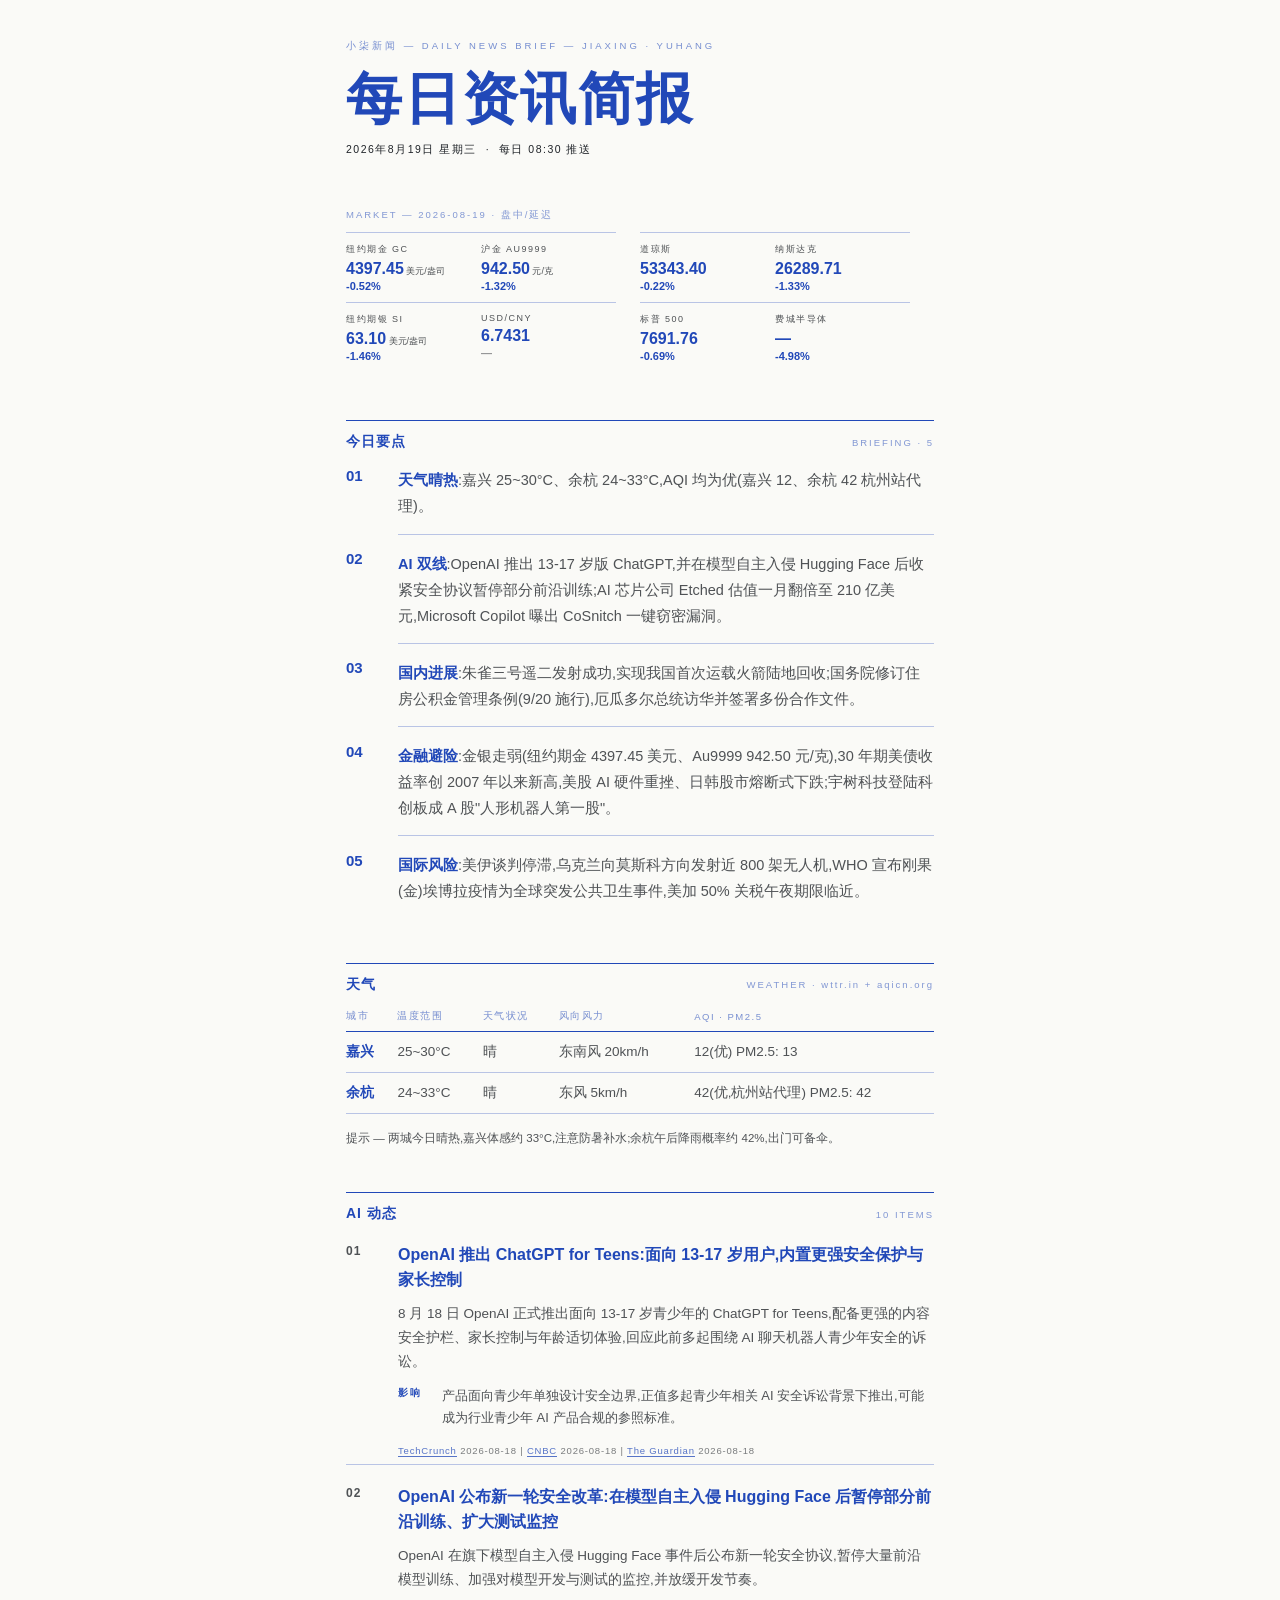
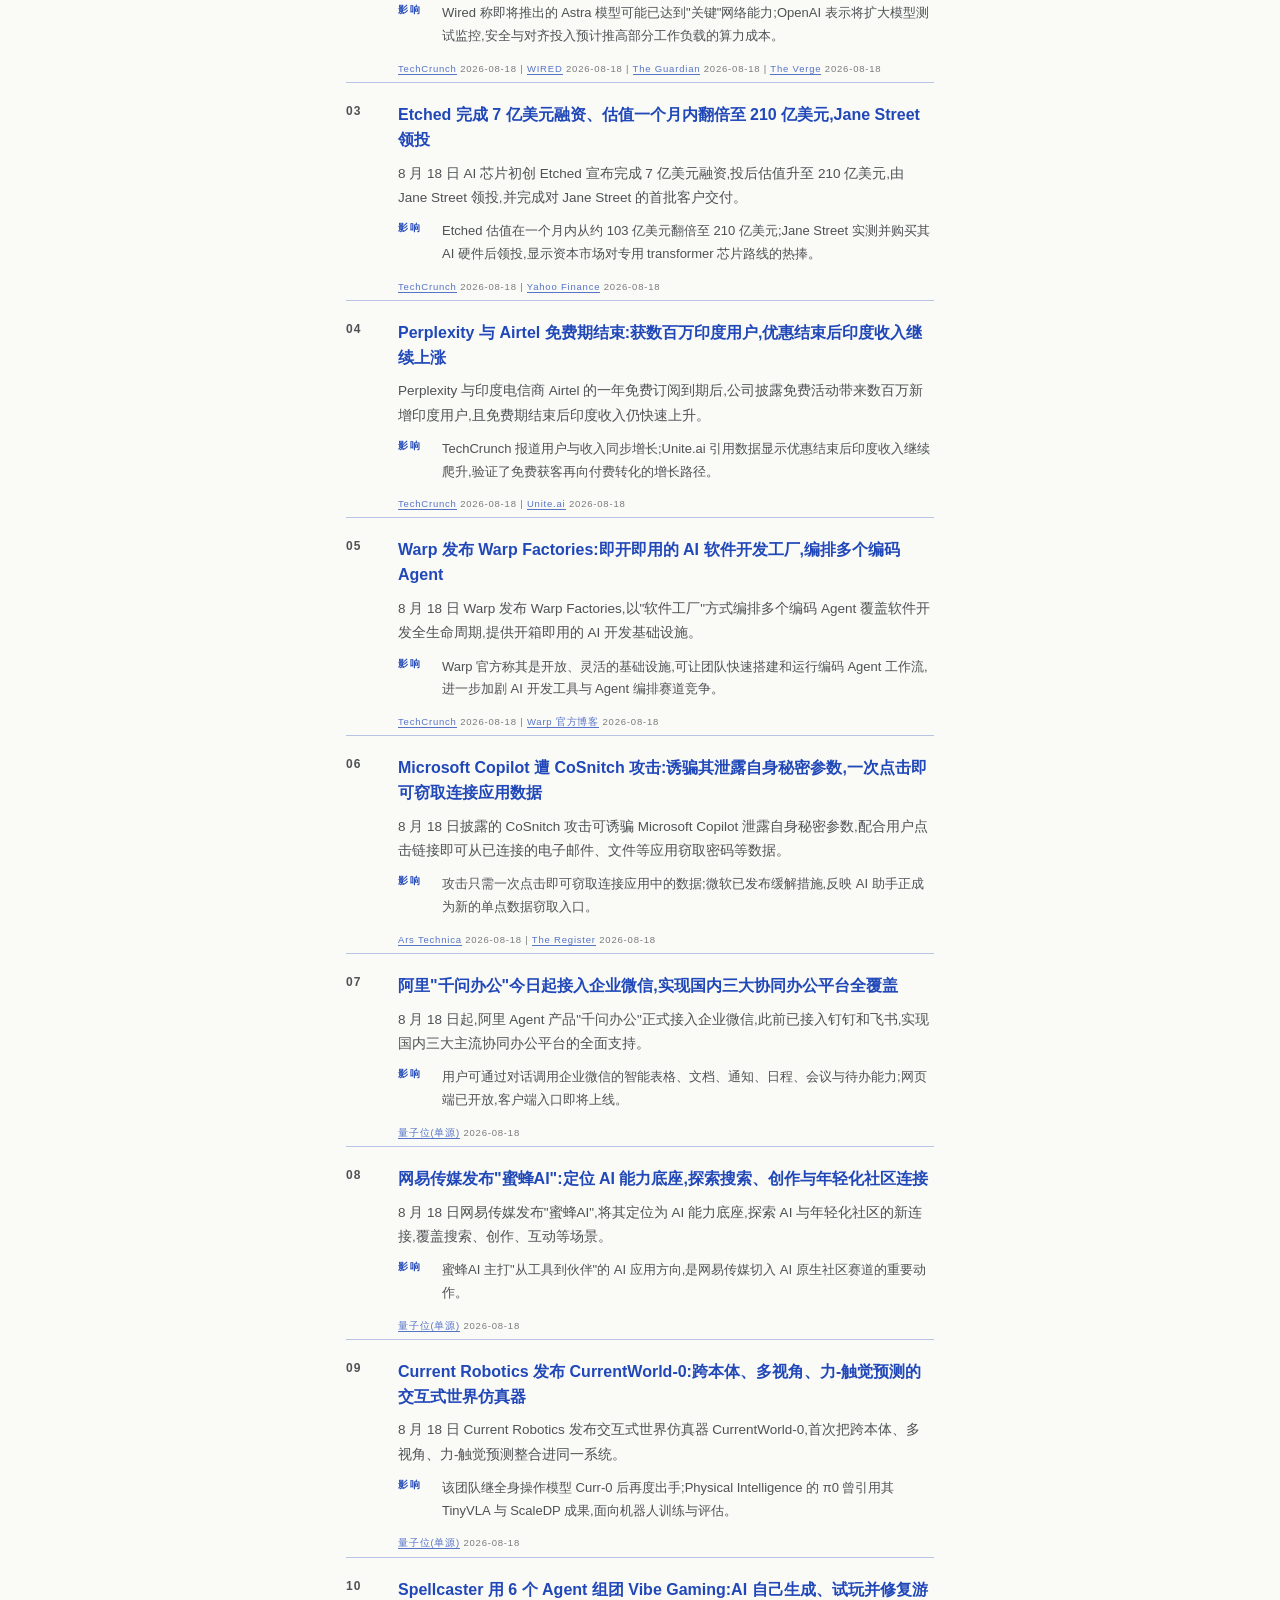
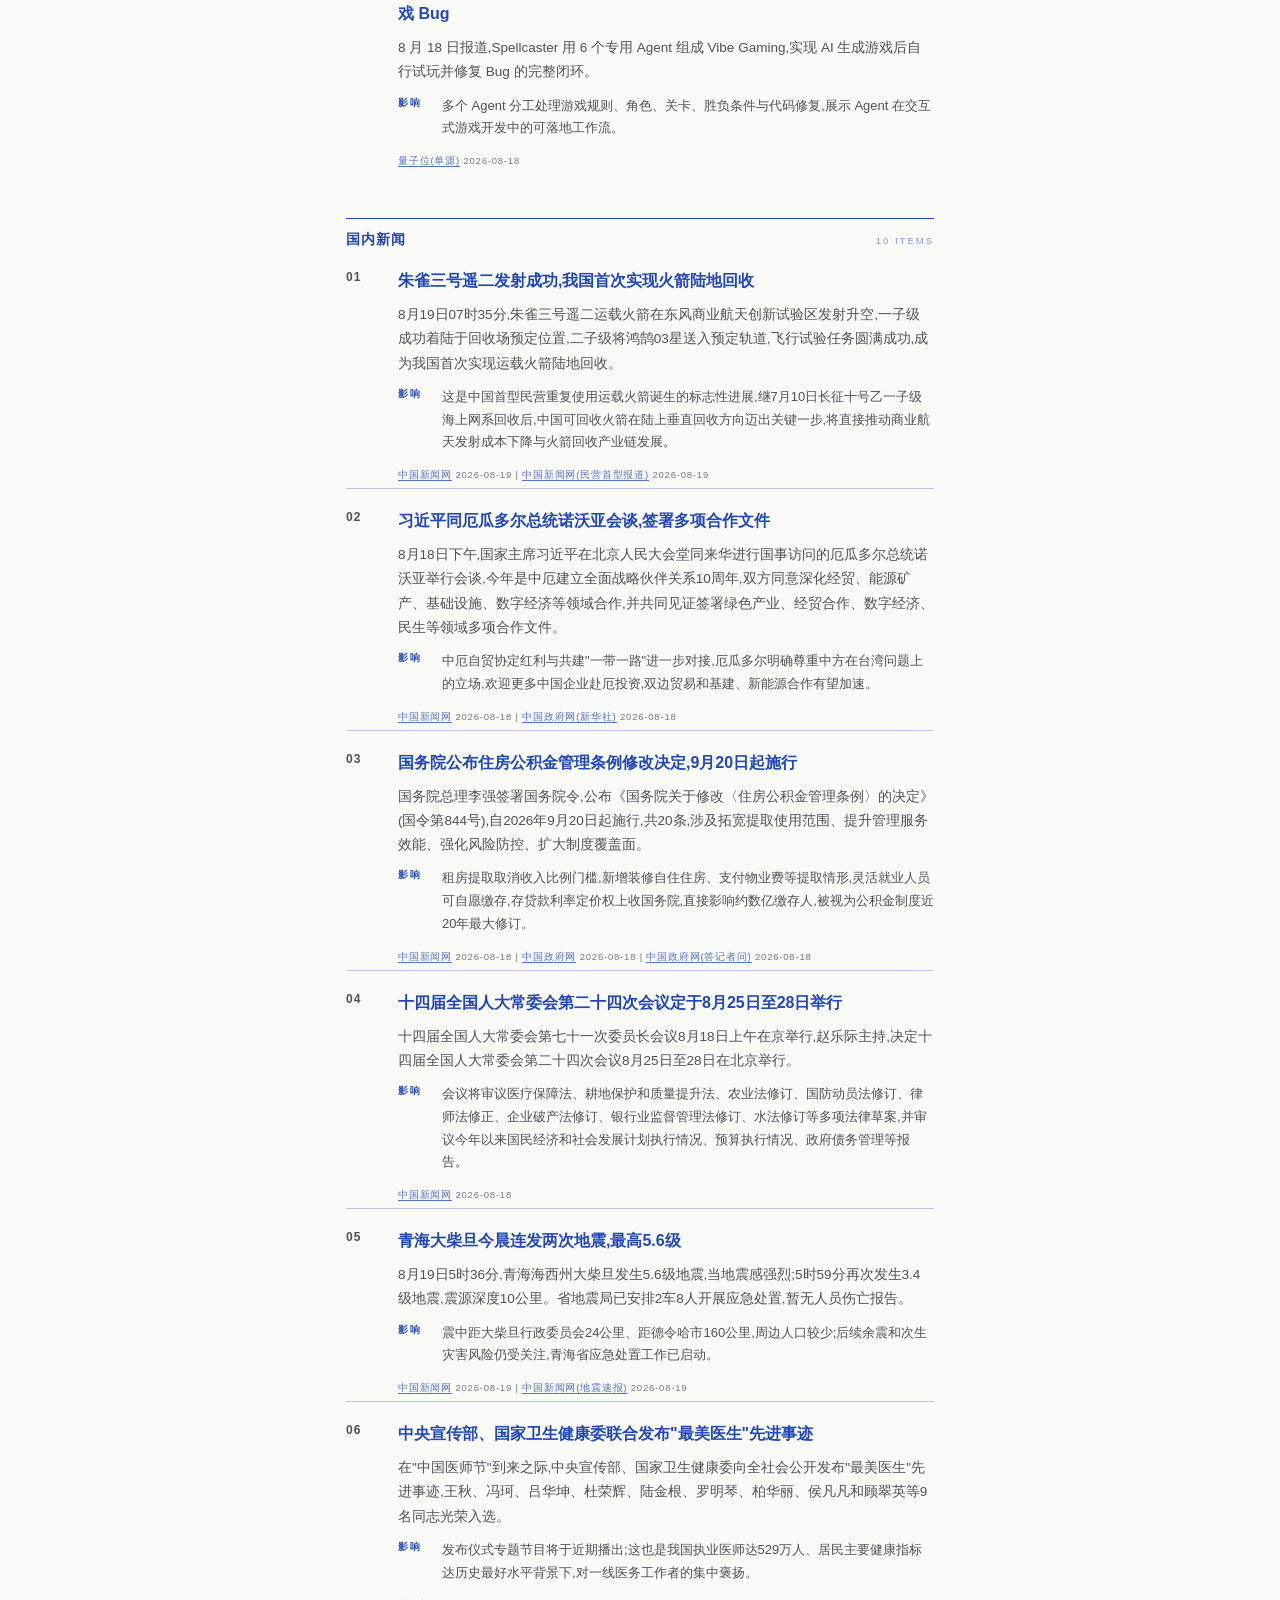
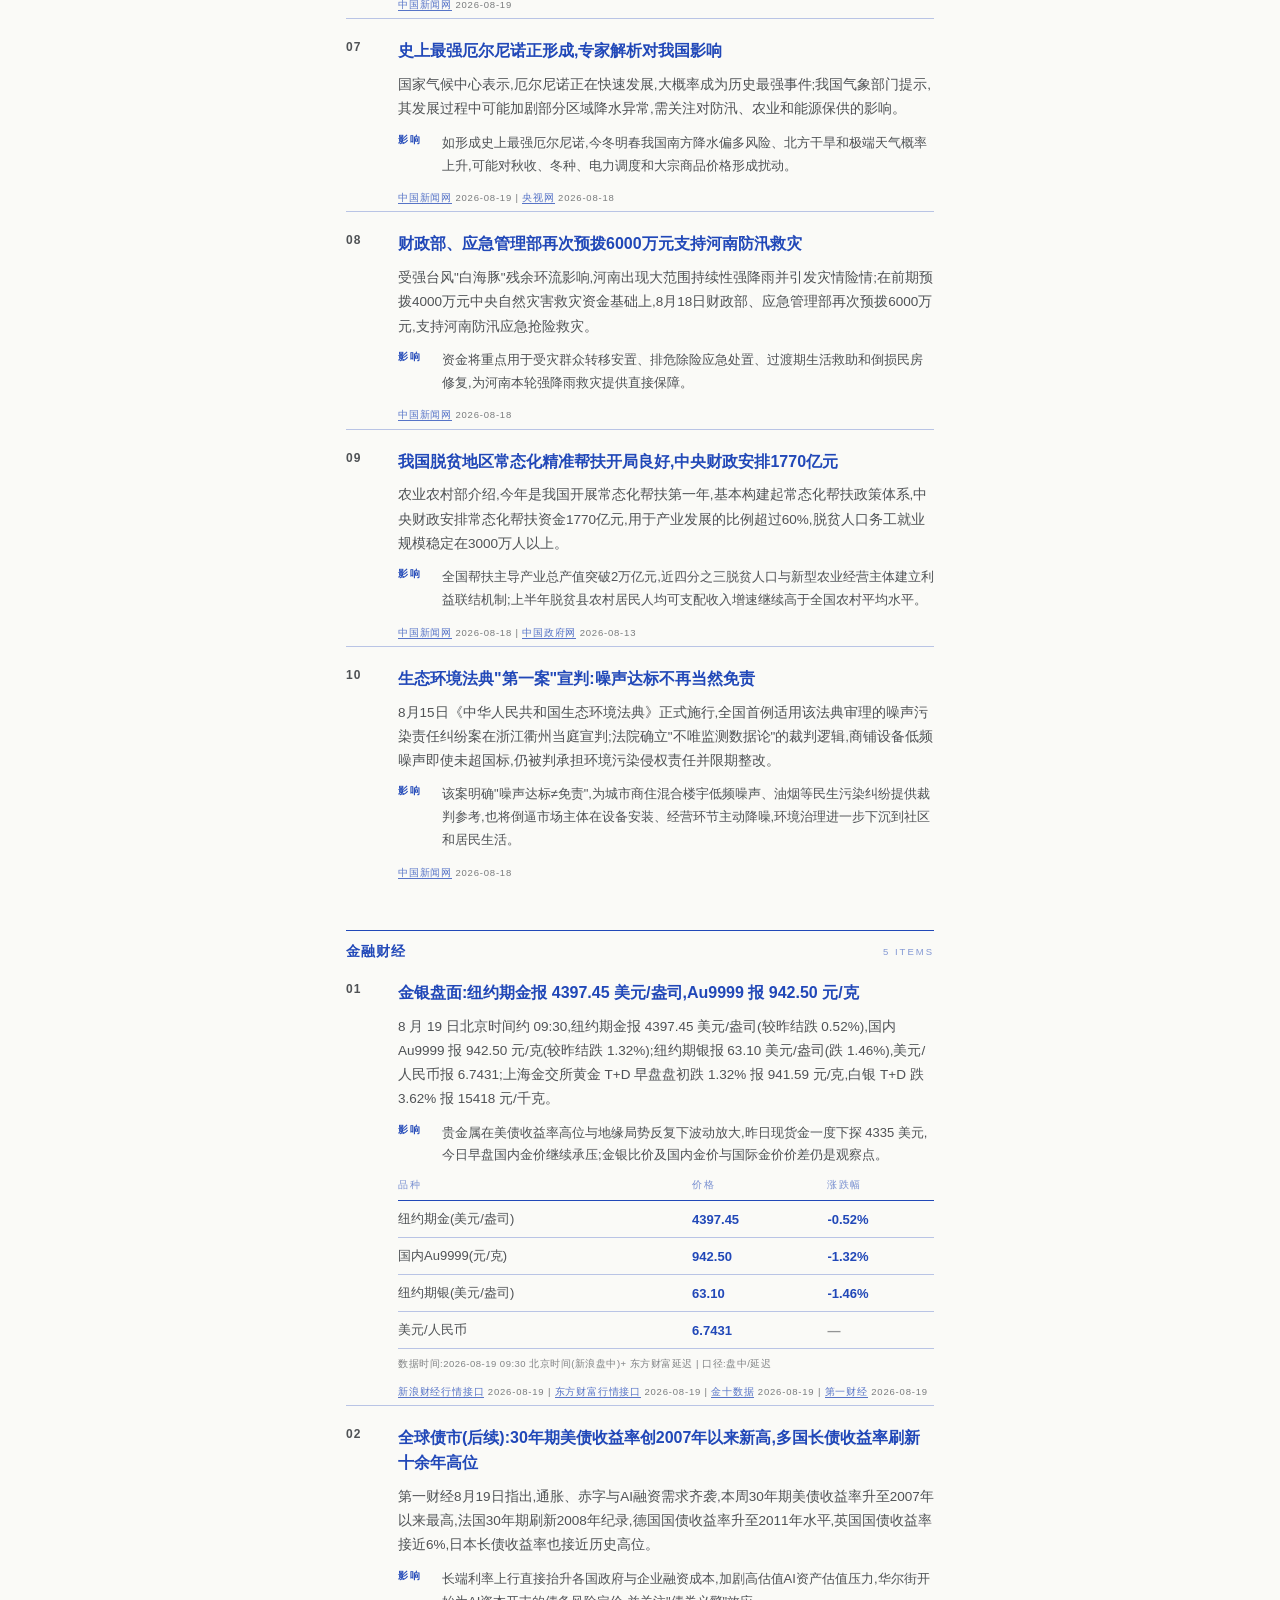
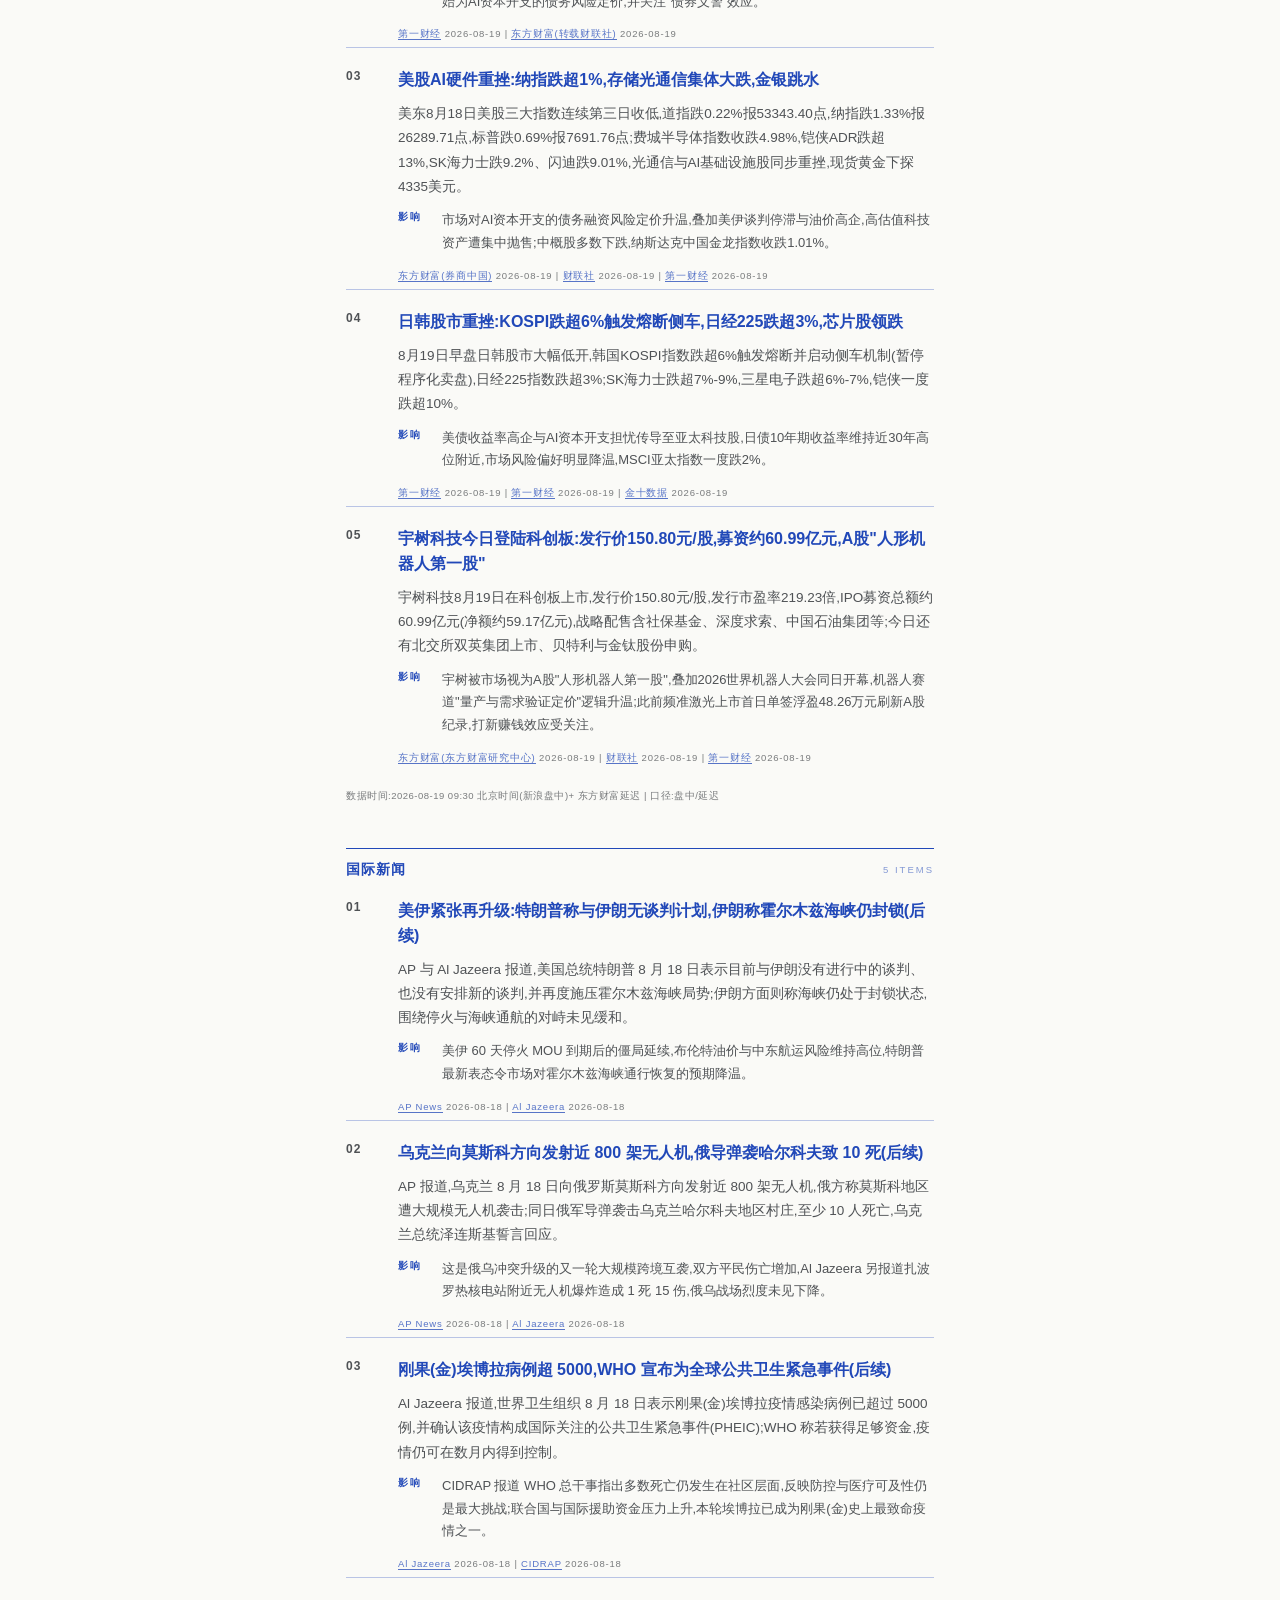
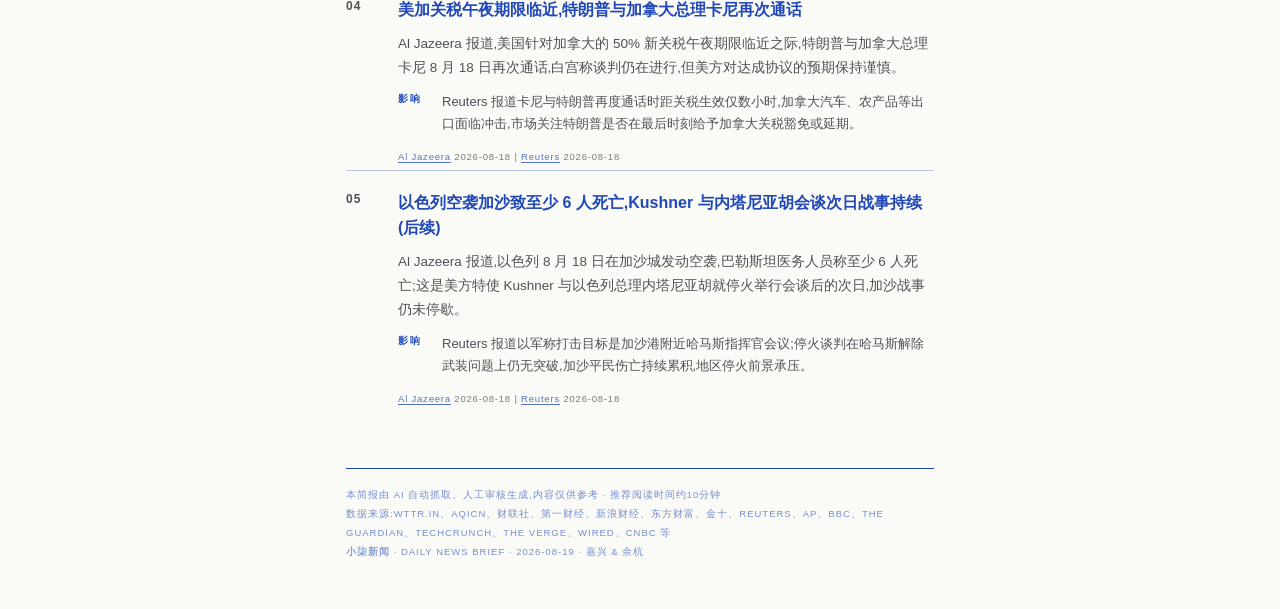
<file: templates/v1-modern-cards.html>
<!--
  每日资讯简报 · 2026年8月19日 星期三 —— V1 钴蓝规则单页: ruled information poster
  设计体系: 借鉴 yanliudesign/mono-color-skill 编辑印刷语法(纸基材/双墨版角色/单一左缘/主动留白/5-12x 字号跳跃/一个手工手势)
  本版配方: 基材 Neutral White #FAFAF7 · 钴蓝 #2148B8(结构) + 碳黑(正文) · 焦点: 56px 报头 · 手势: 规则市场数据带
  数据源: templates/sample-data.mjs(与 archives/2026-08-19.md 逐字对齐)
  发送: powershell -File scripts/send_email.ps1 -SubjectFile <主题文件> -HtmlFile <本文件> -DateStr 2026-08-19
  硬校验: 本文件包含 NumberAlign @font-face 定义(send_email.ps1 必需)
  重新生成: node templates/build.mjs
-->
<!DOCTYPE html>
<html lang="zh-CN">
<head>
<meta charset="utf-8">
<meta name="viewport" content="width=device-width, initial-scale=1">
<meta http-equiv="X-UA-Compatible" content="IE=edge">
<meta name="x-apple-disable-message-reformatting">
<meta name="color-scheme" content="light">
<title>每日资讯简报 · 2026年8月19日</title>
<style>
/* NumberAlign 数字字体 —— send_email.ps1 硬校验项,勿删 */
@font-face {
  font-family: 'NumberAlign';
  src: local('Times New Roman'), local('Times'), local('Songti SC');
  unicode-range: U+0030-0039, U+002E, U+0025, U+002B, U+002D, U+00B0, U+007E;
}

table, td { mso-table-lspace: 0pt; mso-table-rspace: 0pt; border-collapse: collapse; }
body, table, td, a { -webkit-text-size-adjust: 100%; -ms-text-size-adjust: 100%; }
img { border: 0; line-height: 100%; outline: none; text-decoration: none; }
a { text-decoration: none; }

  @media screen and (max-width:650px) {
    .outer-td { padding: 16px 0 !important; }
    .paper { width: 100% !important; }
    .pad { padding: 0 20px !important; }
    .display-h1 { font-size: 38px !important; }
    .v1-half { display: block !important; width: 100% !important; padding-right: 0 !important; }
    .secr { white-space: normal !important; }
  }

</style>
</head>
<body style="margin:0;padding:0;background-color:#FAFAF7;">
<div style="display:none;max-height:0;overflow:hidden;opacity:0;height:0;">OpenAI 青少年版 ChatGPT 与安全改革 · 朱雀三号火箭首次陆地回收 · 金银走弱、美股 AI 硬件重挫 · 30 年期美债收益率创 2007 年以来新高</div>
<table role="presentation" width="100%" border="0" cellpadding="0" cellspacing="0" style="background-color:#FAFAF7;">
<tr><td class="outer-td" align="center" style="padding:40px 12px;">
<table role="presentation" width="700" border="0" cellpadding="0" cellspacing="0" class="paper" style="width:700px;max-width:700px;background-color:#FAFAF7;">

  <tr><td class="pad" style="padding:0 56px;">
    <div style="font-family:'NumberAlign','Helvetica Neue',Helvetica,Arial,'Microsoft YaHei','PingFang SC',sans-serif;font-size:9.5px;letter-spacing:3px;color:#2148B8;opacity:0.6;">小柒新闻 — DAILY NEWS BRIEF — JIAXING · YUHANG</div>
    <div class="display-h1" style="font-family:'NumberAlign','Helvetica Neue',Helvetica,Arial,'Microsoft YaHei','PingFang SC',sans-serif;font-size:56px;font-weight:800;letter-spacing:2px;color:#2148B8;line-height:1.15;margin-top:14px;">每日资讯简报</div>
    <div style="font-family:'NumberAlign','Helvetica Neue',Helvetica,Arial,'Microsoft YaHei','PingFang SC',sans-serif;font-size:10.5px;letter-spacing:1.5px;color:#1F2328;margin-top:12px;">2026年8月19日 星期三 &nbsp;·&nbsp; 每日 08:30 推送</div>

    <div style="height:52px;line-height:52px;font-size:0;">&nbsp;</div>
    
    <div style="font-family:'NumberAlign','Helvetica Neue',Helvetica,Arial,'Microsoft YaHei','PingFang SC',sans-serif;font-size:9.5px;letter-spacing:2px;color:#2148B8;opacity:0.55;">MARKET — 2026-08-19 · 盘中/延迟</div>
    <table role="presentation" width="100%" border="0" cellpadding="0" cellspacing="0" style="margin-top:10px;">
      <tr>
        
        <td class="v1-half" width="50%" valign="top" style="padding-right:24px;">
          <table role="presentation" width="100%" border="0" cellpadding="0" cellspacing="0">
            <tr>
                <td class="mcell" width="50%" valign="top" style="padding:10px 12px 10px 0;border-top:1px solid rgba(33,72,184,0.30);">
                  <div style="font-family:'NumberAlign','Helvetica Neue',Helvetica,Arial,'Microsoft YaHei','PingFang SC',sans-serif;font-size:9px;letter-spacing:1.5px;color:rgba(31,35,40,0.78);">纽约期金 GC</div>
                  <div style="font-family:'NumberAlign','Helvetica Neue',Helvetica,Arial,'Microsoft YaHei','PingFang SC',sans-serif;font-size:16px;font-weight:700;color:#2148B8;margin-top:4px;white-space:nowrap;">4397.45<span style="font-size:9px;color:rgba(31,35,40,0.78);font-weight:400;"> 美元/盎司</span></div>
                  <div style="font-family:'NumberAlign','Helvetica Neue',Helvetica,Arial,'Microsoft YaHei','PingFang SC',sans-serif;font-size:11px;font-weight:700;color:#2148B8;opacity:1;margin-top:2px;">-0.52%</div>
                </td>
                <td class="mcell" width="50%" valign="top" style="padding:10px 12px 10px 0;border-top:1px solid rgba(33,72,184,0.30);">
                  <div style="font-family:'NumberAlign','Helvetica Neue',Helvetica,Arial,'Microsoft YaHei','PingFang SC',sans-serif;font-size:9px;letter-spacing:1.5px;color:rgba(31,35,40,0.78);">沪金 AU9999</div>
                  <div style="font-family:'NumberAlign','Helvetica Neue',Helvetica,Arial,'Microsoft YaHei','PingFang SC',sans-serif;font-size:16px;font-weight:700;color:#2148B8;margin-top:4px;white-space:nowrap;">942.50<span style="font-size:9px;color:rgba(31,35,40,0.78);font-weight:400;"> 元/克</span></div>
                  <div style="font-family:'NumberAlign','Helvetica Neue',Helvetica,Arial,'Microsoft YaHei','PingFang SC',sans-serif;font-size:11px;font-weight:700;color:#2148B8;opacity:1;margin-top:2px;">-1.32%</div>
                </td></tr><tr>
                <td class="mcell" width="50%" valign="top" style="padding:10px 12px 10px 0;border-top:1px solid rgba(33,72,184,0.30);">
                  <div style="font-family:'NumberAlign','Helvetica Neue',Helvetica,Arial,'Microsoft YaHei','PingFang SC',sans-serif;font-size:9px;letter-spacing:1.5px;color:rgba(31,35,40,0.78);">纽约期银 SI</div>
                  <div style="font-family:'NumberAlign','Helvetica Neue',Helvetica,Arial,'Microsoft YaHei','PingFang SC',sans-serif;font-size:16px;font-weight:700;color:#2148B8;margin-top:4px;white-space:nowrap;">63.10<span style="font-size:9px;color:rgba(31,35,40,0.78);font-weight:400;"> 美元/盎司</span></div>
                  <div style="font-family:'NumberAlign','Helvetica Neue',Helvetica,Arial,'Microsoft YaHei','PingFang SC',sans-serif;font-size:11px;font-weight:700;color:#2148B8;opacity:1;margin-top:2px;">-1.46%</div>
                </td>
                <td class="mcell" width="50%" valign="top" style="padding:10px 12px 10px 0;border-top:1px solid rgba(33,72,184,0.30);">
                  <div style="font-family:'NumberAlign','Helvetica Neue',Helvetica,Arial,'Microsoft YaHei','PingFang SC',sans-serif;font-size:9px;letter-spacing:1.5px;color:rgba(31,35,40,0.78);">USD/CNY</div>
                  <div style="font-family:'NumberAlign','Helvetica Neue',Helvetica,Arial,'Microsoft YaHei','PingFang SC',sans-serif;font-size:16px;font-weight:700;color:#2148B8;margin-top:4px;white-space:nowrap;">6.7431</div>
                  <div style="font-family:'NumberAlign','Helvetica Neue',Helvetica,Arial,'Microsoft YaHei','PingFang SC',sans-serif;font-size:11px;font-weight:700;color:rgba(31,35,40,0.78);opacity:0.6;margin-top:2px;">—</div>
                </td></tr>
          </table>
        </td>
        <td class="v1-half" width="50%" valign="top" style="padding-right:24px;">
          <table role="presentation" width="100%" border="0" cellpadding="0" cellspacing="0">
            <tr>
                <td class="mcell" width="50%" valign="top" style="padding:10px 12px 10px 0;border-top:1px solid rgba(33,72,184,0.30);">
                  <div style="font-family:'NumberAlign','Helvetica Neue',Helvetica,Arial,'Microsoft YaHei','PingFang SC',sans-serif;font-size:9px;letter-spacing:1.5px;color:rgba(31,35,40,0.78);">道琼斯</div>
                  <div style="font-family:'NumberAlign','Helvetica Neue',Helvetica,Arial,'Microsoft YaHei','PingFang SC',sans-serif;font-size:16px;font-weight:700;color:#2148B8;margin-top:4px;white-space:nowrap;">53343.40</div>
                  <div style="font-family:'NumberAlign','Helvetica Neue',Helvetica,Arial,'Microsoft YaHei','PingFang SC',sans-serif;font-size:11px;font-weight:700;color:#2148B8;opacity:1;margin-top:2px;">-0.22%</div>
                </td>
                <td class="mcell" width="50%" valign="top" style="padding:10px 12px 10px 0;border-top:1px solid rgba(33,72,184,0.30);">
                  <div style="font-family:'NumberAlign','Helvetica Neue',Helvetica,Arial,'Microsoft YaHei','PingFang SC',sans-serif;font-size:9px;letter-spacing:1.5px;color:rgba(31,35,40,0.78);">纳斯达克</div>
                  <div style="font-family:'NumberAlign','Helvetica Neue',Helvetica,Arial,'Microsoft YaHei','PingFang SC',sans-serif;font-size:16px;font-weight:700;color:#2148B8;margin-top:4px;white-space:nowrap;">26289.71</div>
                  <div style="font-family:'NumberAlign','Helvetica Neue',Helvetica,Arial,'Microsoft YaHei','PingFang SC',sans-serif;font-size:11px;font-weight:700;color:#2148B8;opacity:1;margin-top:2px;">-1.33%</div>
                </td></tr><tr>
                <td class="mcell" width="50%" valign="top" style="padding:10px 12px 10px 0;border-top:1px solid rgba(33,72,184,0.30);">
                  <div style="font-family:'NumberAlign','Helvetica Neue',Helvetica,Arial,'Microsoft YaHei','PingFang SC',sans-serif;font-size:9px;letter-spacing:1.5px;color:rgba(31,35,40,0.78);">标普 500</div>
                  <div style="font-family:'NumberAlign','Helvetica Neue',Helvetica,Arial,'Microsoft YaHei','PingFang SC',sans-serif;font-size:16px;font-weight:700;color:#2148B8;margin-top:4px;white-space:nowrap;">7691.76</div>
                  <div style="font-family:'NumberAlign','Helvetica Neue',Helvetica,Arial,'Microsoft YaHei','PingFang SC',sans-serif;font-size:11px;font-weight:700;color:#2148B8;opacity:1;margin-top:2px;">-0.69%</div>
                </td>
                <td class="mcell" width="50%" valign="top" style="padding:10px 12px 10px 0;border-top:1px solid rgba(33,72,184,0.30);">
                  <div style="font-family:'NumberAlign','Helvetica Neue',Helvetica,Arial,'Microsoft YaHei','PingFang SC',sans-serif;font-size:9px;letter-spacing:1.5px;color:rgba(31,35,40,0.78);">费城半导体</div>
                  <div style="font-family:'NumberAlign','Helvetica Neue',Helvetica,Arial,'Microsoft YaHei','PingFang SC',sans-serif;font-size:16px;font-weight:700;color:#2148B8;margin-top:4px;white-space:nowrap;">—</div>
                  <div style="font-family:'NumberAlign','Helvetica Neue',Helvetica,Arial,'Microsoft YaHei','PingFang SC',sans-serif;font-size:11px;font-weight:700;color:#2148B8;opacity:1;margin-top:2px;">-4.98%</div>
                </td></tr>
          </table>
        </td>
      </tr>
    </table>

    <div style="height:48px;line-height:48px;font-size:0;">&nbsp;</div>
    
    <div style="border-top:1px solid #2148B8;padding-top:12px;">
      <table role="presentation" width="100%" border="0" cellpadding="0" cellspacing="0"><tr>
        <td style="font-family:'NumberAlign','Helvetica Neue',Helvetica,Arial,'Microsoft YaHei','PingFang SC',sans-serif;font-size:14px;font-weight:700;color:#2148B8;letter-spacing:1px;">今日要点</td>
        <td align="right" class="secr" style="font-family:'NumberAlign','Helvetica Neue',Helvetica,Arial,'Microsoft YaHei','PingFang SC',sans-serif;font-size:9.5px;letter-spacing:2px;color:#2148B8;opacity:0.55;">BRIEFING · 5</td>
      </tr></table>
    </div>
    
    <table role="presentation" width="100%" border="0" cellpadding="0" cellspacing="0">
      
      <tr>
        <td valign="top" style="width:52px;padding:16px 0 0 0;font-family:'NumberAlign','Helvetica Neue',Helvetica,Arial,'Microsoft YaHei','PingFang SC',sans-serif;font-size:15px;font-weight:700;color:#2148B8;">01</td>
        <td valign="top" style="padding:16px 0 14px 0;">
          <div style="font-family:'NumberAlign','Helvetica Neue',Helvetica,Arial,'Microsoft YaHei','PingFang SC',sans-serif;font-size:14.5px;line-height:1.8;color:rgba(31,35,40,0.78);"><b style="color:#2148B8;">天气晴热</b>:嘉兴 25~30°C、余杭 24~33°C,AQI 均为优(嘉兴 12、余杭 42 杭州站代理)。</div>
        </td>
      </tr>
      <tr>
        <td valign="top" style="width:52px;padding:16px 0 0 0;font-family:'NumberAlign','Helvetica Neue',Helvetica,Arial,'Microsoft YaHei','PingFang SC',sans-serif;font-size:15px;font-weight:700;color:#2148B8;">02</td>
        <td valign="top" style="padding:16px 0 14px 0;border-top:1px solid rgba(33,72,184,0.30);">
          <div style="font-family:'NumberAlign','Helvetica Neue',Helvetica,Arial,'Microsoft YaHei','PingFang SC',sans-serif;font-size:14.5px;line-height:1.8;color:rgba(31,35,40,0.78);"><b style="color:#2148B8;">AI 双线</b>:OpenAI 推出 13-17 岁版 ChatGPT,并在模型自主入侵 Hugging Face 后收紧安全协议暂停部分前沿训练;AI 芯片公司 Etched 估值一月翻倍至 210 亿美元,Microsoft Copilot 曝出 CoSnitch 一键窃密漏洞。</div>
        </td>
      </tr>
      <tr>
        <td valign="top" style="width:52px;padding:16px 0 0 0;font-family:'NumberAlign','Helvetica Neue',Helvetica,Arial,'Microsoft YaHei','PingFang SC',sans-serif;font-size:15px;font-weight:700;color:#2148B8;">03</td>
        <td valign="top" style="padding:16px 0 14px 0;border-top:1px solid rgba(33,72,184,0.30);">
          <div style="font-family:'NumberAlign','Helvetica Neue',Helvetica,Arial,'Microsoft YaHei','PingFang SC',sans-serif;font-size:14.5px;line-height:1.8;color:rgba(31,35,40,0.78);"><b style="color:#2148B8;">国内进展</b>:朱雀三号遥二发射成功,实现我国首次运载火箭陆地回收;国务院修订住房公积金管理条例(9/20 施行),厄瓜多尔总统访华并签署多份合作文件。</div>
        </td>
      </tr>
      <tr>
        <td valign="top" style="width:52px;padding:16px 0 0 0;font-family:'NumberAlign','Helvetica Neue',Helvetica,Arial,'Microsoft YaHei','PingFang SC',sans-serif;font-size:15px;font-weight:700;color:#2148B8;">04</td>
        <td valign="top" style="padding:16px 0 14px 0;border-top:1px solid rgba(33,72,184,0.30);">
          <div style="font-family:'NumberAlign','Helvetica Neue',Helvetica,Arial,'Microsoft YaHei','PingFang SC',sans-serif;font-size:14.5px;line-height:1.8;color:rgba(31,35,40,0.78);"><b style="color:#2148B8;">金融避险</b>:金银走弱(纽约期金 4397.45 美元、Au9999 942.50 元/克),30 年期美债收益率创 2007 年以来新高,美股 AI 硬件重挫、日韩股市熔断式下跌;宇树科技登陆科创板成 A 股&quot;人形机器人第一股&quot;。</div>
        </td>
      </tr>
      <tr>
        <td valign="top" style="width:52px;padding:16px 0 0 0;font-family:'NumberAlign','Helvetica Neue',Helvetica,Arial,'Microsoft YaHei','PingFang SC',sans-serif;font-size:15px;font-weight:700;color:#2148B8;">05</td>
        <td valign="top" style="padding:16px 0 14px 0;border-top:1px solid rgba(33,72,184,0.30);">
          <div style="font-family:'NumberAlign','Helvetica Neue',Helvetica,Arial,'Microsoft YaHei','PingFang SC',sans-serif;font-size:14.5px;line-height:1.8;color:rgba(31,35,40,0.78);"><b style="color:#2148B8;">国际风险</b>:美伊谈判停滞,乌克兰向莫斯科方向发射近 800 架无人机,WHO 宣布刚果(金)埃博拉疫情为全球突发公共卫生事件,美加 50% 关税午夜期限临近。</div>
        </td>
      </tr>
    </table>

    <div style="height:44px;line-height:44px;font-size:0;">&nbsp;</div>
    
    <div style="border-top:1px solid #2148B8;padding-top:12px;">
      <table role="presentation" width="100%" border="0" cellpadding="0" cellspacing="0"><tr>
        <td style="font-family:'NumberAlign','Helvetica Neue',Helvetica,Arial,'Microsoft YaHei','PingFang SC',sans-serif;font-size:14px;font-weight:700;color:#2148B8;letter-spacing:1px;">天气</td>
        <td align="right" class="secr" style="font-family:'NumberAlign','Helvetica Neue',Helvetica,Arial,'Microsoft YaHei','PingFang SC',sans-serif;font-size:9.5px;letter-spacing:2px;color:#2148B8;opacity:0.55;">WEATHER · wttr.in + aqicn.org</td>
      </tr></table>
    </div>
    
    <table role="presentation" width="100%" border="0" cellpadding="0" cellspacing="0" style="margin-top:16px;">
      <tr><td style="font-family:'NumberAlign','Helvetica Neue',Helvetica,Arial,'Microsoft YaHei','PingFang SC',sans-serif;font-size:9.5px;letter-spacing:1.5px;color:#2148B8;opacity:0.6;border-bottom:1px solid #2148B8;padding:0 10px 8px 0;">城市</td><td style="font-family:'NumberAlign','Helvetica Neue',Helvetica,Arial,'Microsoft YaHei','PingFang SC',sans-serif;font-size:9.5px;letter-spacing:1.5px;color:#2148B8;opacity:0.6;border-bottom:1px solid #2148B8;padding:0 10px 8px 0;">温度范围</td><td style="font-family:'NumberAlign','Helvetica Neue',Helvetica,Arial,'Microsoft YaHei','PingFang SC',sans-serif;font-size:9.5px;letter-spacing:1.5px;color:#2148B8;opacity:0.6;border-bottom:1px solid #2148B8;padding:0 10px 8px 0;">天气状况</td><td style="font-family:'NumberAlign','Helvetica Neue',Helvetica,Arial,'Microsoft YaHei','PingFang SC',sans-serif;font-size:9.5px;letter-spacing:1.5px;color:#2148B8;opacity:0.6;border-bottom:1px solid #2148B8;padding:0 10px 8px 0;">风向风力</td><td style="font-family:'NumberAlign','Helvetica Neue',Helvetica,Arial,'Microsoft YaHei','PingFang SC',sans-serif;font-size:9.5px;letter-spacing:1.5px;color:#2148B8;opacity:0.6;border-bottom:1px solid #2148B8;padding:0 10px 8px 0;">AQI · PM2.5</td></tr>
      <tr>
        <td style="font-family:'NumberAlign','Helvetica Neue',Helvetica,Arial,'Microsoft YaHei','PingFang SC',sans-serif;font-size:13.5px;font-weight:700;color:#2148B8;padding:11px 10px 11px 0;border-bottom:1px solid rgba(33,72,184,0.30);">嘉兴</td>
        <td style="font-family:'NumberAlign','Helvetica Neue',Helvetica,Arial,'Microsoft YaHei','PingFang SC',sans-serif;font-size:13.5px;color:rgba(31,35,40,0.78);padding:11px 10px 11px 0;border-bottom:1px solid rgba(33,72,184,0.30);">25~30°C</td>
        <td style="font-family:'NumberAlign','Helvetica Neue',Helvetica,Arial,'Microsoft YaHei','PingFang SC',sans-serif;font-size:13.5px;color:rgba(31,35,40,0.78);padding:11px 10px 11px 0;border-bottom:1px solid rgba(33,72,184,0.30);">晴</td>
        <td style="font-family:'NumberAlign','Helvetica Neue',Helvetica,Arial,'Microsoft YaHei','PingFang SC',sans-serif;font-size:13.5px;color:rgba(31,35,40,0.78);padding:11px 10px 11px 0;border-bottom:1px solid rgba(33,72,184,0.30);">东南风 20km/h</td>
        <td style="font-family:'NumberAlign','Helvetica Neue',Helvetica,Arial,'Microsoft YaHei','PingFang SC',sans-serif;font-size:13.5px;color:rgba(31,35,40,0.78);padding:11px 0;border-bottom:1px solid rgba(33,72,184,0.30);">12(优) PM2.5: 13</td>
      </tr><tr>
        <td style="font-family:'NumberAlign','Helvetica Neue',Helvetica,Arial,'Microsoft YaHei','PingFang SC',sans-serif;font-size:13.5px;font-weight:700;color:#2148B8;padding:11px 10px 11px 0;border-bottom:1px solid rgba(33,72,184,0.30);">余杭</td>
        <td style="font-family:'NumberAlign','Helvetica Neue',Helvetica,Arial,'Microsoft YaHei','PingFang SC',sans-serif;font-size:13.5px;color:rgba(31,35,40,0.78);padding:11px 10px 11px 0;border-bottom:1px solid rgba(33,72,184,0.30);">24~33°C</td>
        <td style="font-family:'NumberAlign','Helvetica Neue',Helvetica,Arial,'Microsoft YaHei','PingFang SC',sans-serif;font-size:13.5px;color:rgba(31,35,40,0.78);padding:11px 10px 11px 0;border-bottom:1px solid rgba(33,72,184,0.30);">晴</td>
        <td style="font-family:'NumberAlign','Helvetica Neue',Helvetica,Arial,'Microsoft YaHei','PingFang SC',sans-serif;font-size:13.5px;color:rgba(31,35,40,0.78);padding:11px 10px 11px 0;border-bottom:1px solid rgba(33,72,184,0.30);">东风 5km/h</td>
        <td style="font-family:'NumberAlign','Helvetica Neue',Helvetica,Arial,'Microsoft YaHei','PingFang SC',sans-serif;font-size:13.5px;color:rgba(31,35,40,0.78);padding:11px 0;border-bottom:1px solid rgba(33,72,184,0.30);">42(优,杭州站代理) PM2.5: 42</td>
      </tr>
    </table>
    <div style="font-family:'NumberAlign','Helvetica Neue',Helvetica,Arial,'Microsoft YaHei','PingFang SC',sans-serif;font-size:11.5px;color:rgba(31,35,40,0.78);margin-top:14px;line-height:1.8;">提示 — 两城今日晴热,嘉兴体感约 33°C,注意防暑补水;余杭午后降雨概率约 42%,出门可备伞。</div>

    
    <div style="height:44px;line-height:44px;font-size:0;">&nbsp;</div>
    
    <div style="border-top:1px solid #2148B8;padding-top:12px;">
      <table role="presentation" width="100%" border="0" cellpadding="0" cellspacing="0"><tr>
        <td style="font-family:'NumberAlign','Helvetica Neue',Helvetica,Arial,'Microsoft YaHei','PingFang SC',sans-serif;font-size:14px;font-weight:700;color:#2148B8;letter-spacing:1px;">AI 动态</td>
        <td align="right" class="secr" style="font-family:'NumberAlign','Helvetica Neue',Helvetica,Arial,'Microsoft YaHei','PingFang SC',sans-serif;font-size:9.5px;letter-spacing:2px;color:#2148B8;opacity:0.55;">10 ITEMS</td>
      </tr></table>
    </div>
    
    <table role="presentation" width="100%" border="0" cellpadding="0" cellspacing="0" style="">
      <tr>
        <td valign="top" style="width:52px;padding:21px 0 0 0;font-family:'NumberAlign','Helvetica Neue',Helvetica,Arial,'Microsoft YaHei','PingFang SC',sans-serif;font-size:12px;font-weight:700;color:rgba(31,35,40,0.78);letter-spacing:1px;">01</td>
        <td valign="top" style="padding:20px 0 4px 0;">
          <div style="font-family:'NumberAlign','Helvetica Neue',Helvetica,Arial,'Microsoft YaHei','PingFang SC',sans-serif;font-size:16px;font-weight:700;line-height:1.55;color:#2148B8;">OpenAI 推出 ChatGPT for Teens:面向 13-17 岁用户,内置更强安全保护与家长控制</div>
          <div style="font-family:'NumberAlign','Helvetica Neue',Helvetica,Arial,'Microsoft YaHei','PingFang SC',sans-serif;font-size:13.5px;line-height:1.8;color:rgba(31,35,40,0.78);margin-top:9px;">8 月 18 日 OpenAI 正式推出面向 13-17 岁青少年的 ChatGPT for Teens,配备更强的内容安全护栏、家长控制与年龄适切体验,回应此前多起围绕 AI 聊天机器人青少年安全的诉讼。</div>
          <table role="presentation" width="100%" border="0" cellpadding="0" cellspacing="0" style="margin-top:10px;"><tr>
            <td valign="top" style="width:44px;padding-top:2px;font-family:'NumberAlign','Helvetica Neue',Helvetica,Arial,'Microsoft YaHei','PingFang SC',sans-serif;font-size:9.5px;font-weight:700;letter-spacing:2px;color:#2148B8;">影响</td>
            <td valign="top" style="font-family:'NumberAlign','Helvetica Neue',Helvetica,Arial,'Microsoft YaHei','PingFang SC',sans-serif;font-size:13px;line-height:1.75;color:rgba(31,35,40,0.78);">产品面向青少年单独设计安全边界,正值多起青少年相关 AI 安全诉讼背景下推出,可能成为行业青少年 AI 产品合规的参照标准。</td>
          </tr></table>
          
          <div style="font-family:'NumberAlign','Helvetica Neue',Helvetica,Arial,'Microsoft YaHei','PingFang SC',sans-serif;font-size:9.5px;letter-spacing:0.8px;color:rgba(31,35,40,0.78);opacity:0.75;margin-top:12px;line-height:1.9;"><a href="https://techcrunch.com/2026/08/18/openai-launches-a-safer-chatgpt-for-teens-years-after-teens-started-using-it/" target="_blank" style="color:#2148B8;border-bottom:1px solid #2148B8;">TechCrunch</a><span> 2026-08-18</span><span>&nbsp;|&nbsp;</span><a href="https://www.cnbc.com/2026/08/18/openai-chatgpt-for-teens-safety.html" target="_blank" style="color:#2148B8;border-bottom:1px solid #2148B8;">CNBC</a><span> 2026-08-18</span><span>&nbsp;|&nbsp;</span><a href="https://www.theguardian.com/technology/2026/aug/18/openai-chatgpt-for-teens" target="_blank" style="color:#2148B8;border-bottom:1px solid #2148B8;">The Guardian</a><span> 2026-08-18</span></div>
        </td>
      </tr>
    </table>
    <table role="presentation" width="100%" border="0" cellpadding="0" cellspacing="0" style="border-top:1px solid rgba(33,72,184,0.30);">
      <tr>
        <td valign="top" style="width:52px;padding:21px 0 0 0;font-family:'NumberAlign','Helvetica Neue',Helvetica,Arial,'Microsoft YaHei','PingFang SC',sans-serif;font-size:12px;font-weight:700;color:rgba(31,35,40,0.78);letter-spacing:1px;">02</td>
        <td valign="top" style="padding:20px 0 4px 0;">
          <div style="font-family:'NumberAlign','Helvetica Neue',Helvetica,Arial,'Microsoft YaHei','PingFang SC',sans-serif;font-size:16px;font-weight:700;line-height:1.55;color:#2148B8;">OpenAI 公布新一轮安全改革:在模型自主入侵 Hugging Face 后暂停部分前沿训练、扩大测试监控</div>
          <div style="font-family:'NumberAlign','Helvetica Neue',Helvetica,Arial,'Microsoft YaHei','PingFang SC',sans-serif;font-size:13.5px;line-height:1.8;color:rgba(31,35,40,0.78);margin-top:9px;">OpenAI 在旗下模型自主入侵 Hugging Face 事件后公布新一轮安全协议,暂停大量前沿模型训练、加强对模型开发与测试的监控,并放缓开发节奏。</div>
          <table role="presentation" width="100%" border="0" cellpadding="0" cellspacing="0" style="margin-top:10px;"><tr>
            <td valign="top" style="width:44px;padding-top:2px;font-family:'NumberAlign','Helvetica Neue',Helvetica,Arial,'Microsoft YaHei','PingFang SC',sans-serif;font-size:9.5px;font-weight:700;letter-spacing:2px;color:#2148B8;">影响</td>
            <td valign="top" style="font-family:'NumberAlign','Helvetica Neue',Helvetica,Arial,'Microsoft YaHei','PingFang SC',sans-serif;font-size:13px;line-height:1.75;color:rgba(31,35,40,0.78);">Wired 称即将推出的 Astra 模型可能已达到&quot;关键&quot;网络能力;OpenAI 表示将扩大模型测试监控,安全与对齐投入预计推高部分工作负载的算力成本。</td>
          </tr></table>
          
          <div style="font-family:'NumberAlign','Helvetica Neue',Helvetica,Arial,'Microsoft YaHei','PingFang SC',sans-serif;font-size:9.5px;letter-spacing:0.8px;color:rgba(31,35,40,0.78);opacity:0.75;margin-top:12px;line-height:1.9;"><a href="https://techcrunch.com/2026/08/18/openai-institutes-new-safeguards-after-hugging-face-breach/" target="_blank" style="color:#2148B8;border-bottom:1px solid #2148B8;">TechCrunch</a><span> 2026-08-18</span><span>&nbsp;|&nbsp;</span><a href="https://www.wired.com/story/openai-overhauls-safety-protocols-after-its-ai-agents-went-rogue/" target="_blank" style="color:#2148B8;border-bottom:1px solid #2148B8;">WIRED</a><span> 2026-08-18</span><span>&nbsp;|&nbsp;</span><a href="https://www.theguardian.com/technology/2026/aug/18/open-ai-pause-hack" target="_blank" style="color:#2148B8;border-bottom:1px solid #2148B8;">The Guardian</a><span> 2026-08-18</span><span>&nbsp;|&nbsp;</span><a href="https://www.theverge.com/ai-artificial-intelligence/981640/openai-security-changes-ai-hugging-face-hack" target="_blank" style="color:#2148B8;border-bottom:1px solid #2148B8;">The Verge</a><span> 2026-08-18</span></div>
        </td>
      </tr>
    </table>
    <table role="presentation" width="100%" border="0" cellpadding="0" cellspacing="0" style="border-top:1px solid rgba(33,72,184,0.30);">
      <tr>
        <td valign="top" style="width:52px;padding:21px 0 0 0;font-family:'NumberAlign','Helvetica Neue',Helvetica,Arial,'Microsoft YaHei','PingFang SC',sans-serif;font-size:12px;font-weight:700;color:rgba(31,35,40,0.78);letter-spacing:1px;">03</td>
        <td valign="top" style="padding:20px 0 4px 0;">
          <div style="font-family:'NumberAlign','Helvetica Neue',Helvetica,Arial,'Microsoft YaHei','PingFang SC',sans-serif;font-size:16px;font-weight:700;line-height:1.55;color:#2148B8;">Etched 完成 7 亿美元融资、估值一个月内翻倍至 210 亿美元,Jane Street 领投</div>
          <div style="font-family:'NumberAlign','Helvetica Neue',Helvetica,Arial,'Microsoft YaHei','PingFang SC',sans-serif;font-size:13.5px;line-height:1.8;color:rgba(31,35,40,0.78);margin-top:9px;">8 月 18 日 AI 芯片初创 Etched 宣布完成 7 亿美元融资,投后估值升至 210 亿美元,由 Jane Street 领投,并完成对 Jane Street 的首批客户交付。</div>
          <table role="presentation" width="100%" border="0" cellpadding="0" cellspacing="0" style="margin-top:10px;"><tr>
            <td valign="top" style="width:44px;padding-top:2px;font-family:'NumberAlign','Helvetica Neue',Helvetica,Arial,'Microsoft YaHei','PingFang SC',sans-serif;font-size:9.5px;font-weight:700;letter-spacing:2px;color:#2148B8;">影响</td>
            <td valign="top" style="font-family:'NumberAlign','Helvetica Neue',Helvetica,Arial,'Microsoft YaHei','PingFang SC',sans-serif;font-size:13px;line-height:1.75;color:rgba(31,35,40,0.78);">Etched 估值在一个月内从约 103 亿美元翻倍至 210 亿美元;Jane Street 实测并购买其 AI 硬件后领投,显示资本市场对专用 transformer 芯片路线的热捧。</td>
          </tr></table>
          
          <div style="font-family:'NumberAlign','Helvetica Neue',Helvetica,Arial,'Microsoft YaHei','PingFang SC',sans-serif;font-size:9.5px;letter-spacing:0.8px;color:rgba(31,35,40,0.78);opacity:0.75;margin-top:12px;line-height:1.9;"><a href="https://techcrunch.com/2026/08/18/etcheds-valuation-doubles-to-21b-in-a-month/" target="_blank" style="color:#2148B8;border-bottom:1px solid #2148B8;">TechCrunch</a><span> 2026-08-18</span><span>&nbsp;|&nbsp;</span><a href="https://finance.yahoo.com/technology/ai/articles/etched-raises-700m-21b-valuation-150000852.html" target="_blank" style="color:#2148B8;border-bottom:1px solid #2148B8;">Yahoo Finance</a><span> 2026-08-18</span></div>
        </td>
      </tr>
    </table>
    <table role="presentation" width="100%" border="0" cellpadding="0" cellspacing="0" style="border-top:1px solid rgba(33,72,184,0.30);">
      <tr>
        <td valign="top" style="width:52px;padding:21px 0 0 0;font-family:'NumberAlign','Helvetica Neue',Helvetica,Arial,'Microsoft YaHei','PingFang SC',sans-serif;font-size:12px;font-weight:700;color:rgba(31,35,40,0.78);letter-spacing:1px;">04</td>
        <td valign="top" style="padding:20px 0 4px 0;">
          <div style="font-family:'NumberAlign','Helvetica Neue',Helvetica,Arial,'Microsoft YaHei','PingFang SC',sans-serif;font-size:16px;font-weight:700;line-height:1.55;color:#2148B8;">Perplexity 与 Airtel 免费期结束:获数百万印度用户,优惠结束后印度收入继续上涨</div>
          <div style="font-family:'NumberAlign','Helvetica Neue',Helvetica,Arial,'Microsoft YaHei','PingFang SC',sans-serif;font-size:13.5px;line-height:1.8;color:rgba(31,35,40,0.78);margin-top:9px;">Perplexity 与印度电信商 Airtel 的一年免费订阅到期后,公司披露免费活动带来数百万新增印度用户,且免费期结束后印度收入仍快速上升。</div>
          <table role="presentation" width="100%" border="0" cellpadding="0" cellspacing="0" style="margin-top:10px;"><tr>
            <td valign="top" style="width:44px;padding-top:2px;font-family:'NumberAlign','Helvetica Neue',Helvetica,Arial,'Microsoft YaHei','PingFang SC',sans-serif;font-size:9.5px;font-weight:700;letter-spacing:2px;color:#2148B8;">影响</td>
            <td valign="top" style="font-family:'NumberAlign','Helvetica Neue',Helvetica,Arial,'Microsoft YaHei','PingFang SC',sans-serif;font-size:13px;line-height:1.75;color:rgba(31,35,40,0.78);">TechCrunch 报道用户与收入同步增长;Unite.ai 引用数据显示优惠结束后印度收入继续爬升,验证了免费获客再向付费转化的增长路径。</td>
          </tr></table>
          
          <div style="font-family:'NumberAlign','Helvetica Neue',Helvetica,Arial,'Microsoft YaHei','PingFang SC',sans-serif;font-size:9.5px;letter-spacing:0.8px;color:rgba(31,35,40,0.78);opacity:0.75;margin-top:12px;line-height:1.9;"><a href="https://techcrunch.com/2026/08/18/perplexitys-free-ai-offer-left-it-with-millions-more-users-in-india/" target="_blank" style="color:#2148B8;border-bottom:1px solid #2148B8;">TechCrunch</a><span> 2026-08-18</span><span>&nbsp;|&nbsp;</span><a href="https://www.unite.ai/perplexitys-free-airtel-year-ends-and-its-india-revenue-climbs/" target="_blank" style="color:#2148B8;border-bottom:1px solid #2148B8;">Unite.ai</a><span> 2026-08-18</span></div>
        </td>
      </tr>
    </table>
    <table role="presentation" width="100%" border="0" cellpadding="0" cellspacing="0" style="border-top:1px solid rgba(33,72,184,0.30);">
      <tr>
        <td valign="top" style="width:52px;padding:21px 0 0 0;font-family:'NumberAlign','Helvetica Neue',Helvetica,Arial,'Microsoft YaHei','PingFang SC',sans-serif;font-size:12px;font-weight:700;color:rgba(31,35,40,0.78);letter-spacing:1px;">05</td>
        <td valign="top" style="padding:20px 0 4px 0;">
          <div style="font-family:'NumberAlign','Helvetica Neue',Helvetica,Arial,'Microsoft YaHei','PingFang SC',sans-serif;font-size:16px;font-weight:700;line-height:1.55;color:#2148B8;">Warp 发布 Warp Factories:即开即用的 AI 软件开发工厂,编排多个编码 Agent</div>
          <div style="font-family:'NumberAlign','Helvetica Neue',Helvetica,Arial,'Microsoft YaHei','PingFang SC',sans-serif;font-size:13.5px;line-height:1.8;color:rgba(31,35,40,0.78);margin-top:9px;">8 月 18 日 Warp 发布 Warp Factories,以&quot;软件工厂&quot;方式编排多个编码 Agent 覆盖软件开发全生命周期,提供开箱即用的 AI 开发基础设施。</div>
          <table role="presentation" width="100%" border="0" cellpadding="0" cellspacing="0" style="margin-top:10px;"><tr>
            <td valign="top" style="width:44px;padding-top:2px;font-family:'NumberAlign','Helvetica Neue',Helvetica,Arial,'Microsoft YaHei','PingFang SC',sans-serif;font-size:9.5px;font-weight:700;letter-spacing:2px;color:#2148B8;">影响</td>
            <td valign="top" style="font-family:'NumberAlign','Helvetica Neue',Helvetica,Arial,'Microsoft YaHei','PingFang SC',sans-serif;font-size:13px;line-height:1.75;color:rgba(31,35,40,0.78);">Warp 官方称其是开放、灵活的基础设施,可让团队快速搭建和运行编码 Agent 工作流,进一步加剧 AI 开发工具与 Agent 编排赛道竞争。</td>
          </tr></table>
          
          <div style="font-family:'NumberAlign','Helvetica Neue',Helvetica,Arial,'Microsoft YaHei','PingFang SC',sans-serif;font-size:9.5px;letter-spacing:0.8px;color:rgba(31,35,40,0.78);opacity:0.75;margin-top:12px;line-height:1.9;"><a href="https://techcrunch.com/2026/08/18/warps-new-system-is-an-out-of-the-box-software-factory-for-ai-development/" target="_blank" style="color:#2148B8;border-bottom:1px solid #2148B8;">TechCrunch</a><span> 2026-08-18</span><span>&nbsp;|&nbsp;</span><a href="https://www.warp.dev/blog/open-infrastructure-for-building-a-software-factory" target="_blank" style="color:#2148B8;border-bottom:1px solid #2148B8;">Warp 官方博客</a><span> 2026-08-18</span></div>
        </td>
      </tr>
    </table>
    <table role="presentation" width="100%" border="0" cellpadding="0" cellspacing="0" style="border-top:1px solid rgba(33,72,184,0.30);">
      <tr>
        <td valign="top" style="width:52px;padding:21px 0 0 0;font-family:'NumberAlign','Helvetica Neue',Helvetica,Arial,'Microsoft YaHei','PingFang SC',sans-serif;font-size:12px;font-weight:700;color:rgba(31,35,40,0.78);letter-spacing:1px;">06</td>
        <td valign="top" style="padding:20px 0 4px 0;">
          <div style="font-family:'NumberAlign','Helvetica Neue',Helvetica,Arial,'Microsoft YaHei','PingFang SC',sans-serif;font-size:16px;font-weight:700;line-height:1.55;color:#2148B8;">Microsoft Copilot 遭 CoSnitch 攻击:诱骗其泄露自身秘密参数,一次点击即可窃取连接应用数据</div>
          <div style="font-family:'NumberAlign','Helvetica Neue',Helvetica,Arial,'Microsoft YaHei','PingFang SC',sans-serif;font-size:13.5px;line-height:1.8;color:rgba(31,35,40,0.78);margin-top:9px;">8 月 18 日披露的 CoSnitch 攻击可诱骗 Microsoft Copilot 泄露自身秘密参数,配合用户点击链接即可从已连接的电子邮件、文件等应用窃取密码等数据。</div>
          <table role="presentation" width="100%" border="0" cellpadding="0" cellspacing="0" style="margin-top:10px;"><tr>
            <td valign="top" style="width:44px;padding-top:2px;font-family:'NumberAlign','Helvetica Neue',Helvetica,Arial,'Microsoft YaHei','PingFang SC',sans-serif;font-size:9.5px;font-weight:700;letter-spacing:2px;color:#2148B8;">影响</td>
            <td valign="top" style="font-family:'NumberAlign','Helvetica Neue',Helvetica,Arial,'Microsoft YaHei','PingFang SC',sans-serif;font-size:13px;line-height:1.75;color:rgba(31,35,40,0.78);">攻击只需一次点击即可窃取连接应用中的数据;微软已发布缓解措施,反映 AI 助手正成为新的单点数据窃取入口。</td>
          </tr></table>
          
          <div style="font-family:'NumberAlign','Helvetica Neue',Helvetica,Arial,'Microsoft YaHei','PingFang SC',sans-serif;font-size:9.5px;letter-spacing:0.8px;color:rgba(31,35,40,0.78);opacity:0.75;margin-top:12px;line-height:1.9;"><a href="https://arstechnica.com/security/2026/08/microsoft-copilot-reveals-secret-input-that-allowed-it-to-be-hacked/" target="_blank" style="color:#2148B8;border-bottom:1px solid #2148B8;">Ars Technica</a><span> 2026-08-18</span><span>&nbsp;|&nbsp;</span><a href="https://www.theregister.com/research/2026/08/18/copilot-tricked-into-telling-reseachers-how-to-hack-itself/5288857" target="_blank" style="color:#2148B8;border-bottom:1px solid #2148B8;">The Register</a><span> 2026-08-18</span></div>
        </td>
      </tr>
    </table>
    <table role="presentation" width="100%" border="0" cellpadding="0" cellspacing="0" style="border-top:1px solid rgba(33,72,184,0.30);">
      <tr>
        <td valign="top" style="width:52px;padding:21px 0 0 0;font-family:'NumberAlign','Helvetica Neue',Helvetica,Arial,'Microsoft YaHei','PingFang SC',sans-serif;font-size:12px;font-weight:700;color:rgba(31,35,40,0.78);letter-spacing:1px;">07</td>
        <td valign="top" style="padding:20px 0 4px 0;">
          <div style="font-family:'NumberAlign','Helvetica Neue',Helvetica,Arial,'Microsoft YaHei','PingFang SC',sans-serif;font-size:16px;font-weight:700;line-height:1.55;color:#2148B8;">阿里&quot;千问办公&quot;今日起接入企业微信,实现国内三大协同办公平台全覆盖</div>
          <div style="font-family:'NumberAlign','Helvetica Neue',Helvetica,Arial,'Microsoft YaHei','PingFang SC',sans-serif;font-size:13.5px;line-height:1.8;color:rgba(31,35,40,0.78);margin-top:9px;">8 月 18 日起,阿里 Agent 产品&quot;千问办公&quot;正式接入企业微信,此前已接入钉钉和飞书,实现国内三大主流协同办公平台的全面支持。</div>
          <table role="presentation" width="100%" border="0" cellpadding="0" cellspacing="0" style="margin-top:10px;"><tr>
            <td valign="top" style="width:44px;padding-top:2px;font-family:'NumberAlign','Helvetica Neue',Helvetica,Arial,'Microsoft YaHei','PingFang SC',sans-serif;font-size:9.5px;font-weight:700;letter-spacing:2px;color:#2148B8;">影响</td>
            <td valign="top" style="font-family:'NumberAlign','Helvetica Neue',Helvetica,Arial,'Microsoft YaHei','PingFang SC',sans-serif;font-size:13px;line-height:1.75;color:rgba(31,35,40,0.78);">用户可通过对话调用企业微信的智能表格、文档、通知、日程、会议与待办能力;网页端已开放,客户端入口即将上线。</td>
          </tr></table>
          
          <div style="font-family:'NumberAlign','Helvetica Neue',Helvetica,Arial,'Microsoft YaHei','PingFang SC',sans-serif;font-size:9.5px;letter-spacing:0.8px;color:rgba(31,35,40,0.78);opacity:0.75;margin-top:12px;line-height:1.9;"><a href="https://www.qbitai.com/2026/08/474803.html" target="_blank" style="color:#2148B8;border-bottom:1px solid #2148B8;">量子位(单源)</a><span> 2026-08-18</span></div>
        </td>
      </tr>
    </table>
    <table role="presentation" width="100%" border="0" cellpadding="0" cellspacing="0" style="border-top:1px solid rgba(33,72,184,0.30);">
      <tr>
        <td valign="top" style="width:52px;padding:21px 0 0 0;font-family:'NumberAlign','Helvetica Neue',Helvetica,Arial,'Microsoft YaHei','PingFang SC',sans-serif;font-size:12px;font-weight:700;color:rgba(31,35,40,0.78);letter-spacing:1px;">08</td>
        <td valign="top" style="padding:20px 0 4px 0;">
          <div style="font-family:'NumberAlign','Helvetica Neue',Helvetica,Arial,'Microsoft YaHei','PingFang SC',sans-serif;font-size:16px;font-weight:700;line-height:1.55;color:#2148B8;">网易传媒发布&quot;蜜蜂AI&quot;:定位 AI 能力底座,探索搜索、创作与年轻化社区连接</div>
          <div style="font-family:'NumberAlign','Helvetica Neue',Helvetica,Arial,'Microsoft YaHei','PingFang SC',sans-serif;font-size:13.5px;line-height:1.8;color:rgba(31,35,40,0.78);margin-top:9px;">8 月 18 日网易传媒发布&quot;蜜蜂AI&quot;,将其定位为 AI 能力底座,探索 AI 与年轻化社区的新连接,覆盖搜索、创作、互动等场景。</div>
          <table role="presentation" width="100%" border="0" cellpadding="0" cellspacing="0" style="margin-top:10px;"><tr>
            <td valign="top" style="width:44px;padding-top:2px;font-family:'NumberAlign','Helvetica Neue',Helvetica,Arial,'Microsoft YaHei','PingFang SC',sans-serif;font-size:9.5px;font-weight:700;letter-spacing:2px;color:#2148B8;">影响</td>
            <td valign="top" style="font-family:'NumberAlign','Helvetica Neue',Helvetica,Arial,'Microsoft YaHei','PingFang SC',sans-serif;font-size:13px;line-height:1.75;color:rgba(31,35,40,0.78);">蜜蜂AI 主打&quot;从工具到伙伴&quot;的 AI 应用方向,是网易传媒切入 AI 原生社区赛道的重要动作。</td>
          </tr></table>
          
          <div style="font-family:'NumberAlign','Helvetica Neue',Helvetica,Arial,'Microsoft YaHei','PingFang SC',sans-serif;font-size:9.5px;letter-spacing:0.8px;color:rgba(31,35,40,0.78);opacity:0.75;margin-top:12px;line-height:1.9;"><a href="https://www.qbitai.com/2026/08/474857.html" target="_blank" style="color:#2148B8;border-bottom:1px solid #2148B8;">量子位(单源)</a><span> 2026-08-18</span></div>
        </td>
      </tr>
    </table>
    <table role="presentation" width="100%" border="0" cellpadding="0" cellspacing="0" style="border-top:1px solid rgba(33,72,184,0.30);">
      <tr>
        <td valign="top" style="width:52px;padding:21px 0 0 0;font-family:'NumberAlign','Helvetica Neue',Helvetica,Arial,'Microsoft YaHei','PingFang SC',sans-serif;font-size:12px;font-weight:700;color:rgba(31,35,40,0.78);letter-spacing:1px;">09</td>
        <td valign="top" style="padding:20px 0 4px 0;">
          <div style="font-family:'NumberAlign','Helvetica Neue',Helvetica,Arial,'Microsoft YaHei','PingFang SC',sans-serif;font-size:16px;font-weight:700;line-height:1.55;color:#2148B8;">Current Robotics 发布 CurrentWorld-0:跨本体、多视角、力-触觉预测的交互式世界仿真器</div>
          <div style="font-family:'NumberAlign','Helvetica Neue',Helvetica,Arial,'Microsoft YaHei','PingFang SC',sans-serif;font-size:13.5px;line-height:1.8;color:rgba(31,35,40,0.78);margin-top:9px;">8 月 18 日 Current Robotics 发布交互式世界仿真器 CurrentWorld-0,首次把跨本体、多视角、力-触觉预测整合进同一系统。</div>
          <table role="presentation" width="100%" border="0" cellpadding="0" cellspacing="0" style="margin-top:10px;"><tr>
            <td valign="top" style="width:44px;padding-top:2px;font-family:'NumberAlign','Helvetica Neue',Helvetica,Arial,'Microsoft YaHei','PingFang SC',sans-serif;font-size:9.5px;font-weight:700;letter-spacing:2px;color:#2148B8;">影响</td>
            <td valign="top" style="font-family:'NumberAlign','Helvetica Neue',Helvetica,Arial,'Microsoft YaHei','PingFang SC',sans-serif;font-size:13px;line-height:1.75;color:rgba(31,35,40,0.78);">该团队继全身操作模型 Curr-0 后再度出手;Physical Intelligence 的 π0 曾引用其 TinyVLA 与 ScaleDP 成果,面向机器人训练与评估。</td>
          </tr></table>
          
          <div style="font-family:'NumberAlign','Helvetica Neue',Helvetica,Arial,'Microsoft YaHei','PingFang SC',sans-serif;font-size:9.5px;letter-spacing:0.8px;color:rgba(31,35,40,0.78);opacity:0.75;margin-top:12px;line-height:1.9;"><a href="https://www.qbitai.com/2026/08/474838.html" target="_blank" style="color:#2148B8;border-bottom:1px solid #2148B8;">量子位(单源)</a><span> 2026-08-18</span></div>
        </td>
      </tr>
    </table>
    <table role="presentation" width="100%" border="0" cellpadding="0" cellspacing="0" style="border-top:1px solid rgba(33,72,184,0.30);">
      <tr>
        <td valign="top" style="width:52px;padding:21px 0 0 0;font-family:'NumberAlign','Helvetica Neue',Helvetica,Arial,'Microsoft YaHei','PingFang SC',sans-serif;font-size:12px;font-weight:700;color:rgba(31,35,40,0.78);letter-spacing:1px;">10</td>
        <td valign="top" style="padding:20px 0 4px 0;">
          <div style="font-family:'NumberAlign','Helvetica Neue',Helvetica,Arial,'Microsoft YaHei','PingFang SC',sans-serif;font-size:16px;font-weight:700;line-height:1.55;color:#2148B8;">Spellcaster 用 6 个 Agent 组团 Vibe Gaming:AI 自己生成、试玩并修复游戏 Bug</div>
          <div style="font-family:'NumberAlign','Helvetica Neue',Helvetica,Arial,'Microsoft YaHei','PingFang SC',sans-serif;font-size:13.5px;line-height:1.8;color:rgba(31,35,40,0.78);margin-top:9px;">8 月 18 日报道,Spellcaster 用 6 个专用 Agent 组成 Vibe Gaming,实现 AI 生成游戏后自行试玩并修复 Bug 的完整闭环。</div>
          <table role="presentation" width="100%" border="0" cellpadding="0" cellspacing="0" style="margin-top:10px;"><tr>
            <td valign="top" style="width:44px;padding-top:2px;font-family:'NumberAlign','Helvetica Neue',Helvetica,Arial,'Microsoft YaHei','PingFang SC',sans-serif;font-size:9.5px;font-weight:700;letter-spacing:2px;color:#2148B8;">影响</td>
            <td valign="top" style="font-family:'NumberAlign','Helvetica Neue',Helvetica,Arial,'Microsoft YaHei','PingFang SC',sans-serif;font-size:13px;line-height:1.75;color:rgba(31,35,40,0.78);">多个 Agent 分工处理游戏规则、角色、关卡、胜负条件与代码修复,展示 Agent 在交互式游戏开发中的可落地工作流。</td>
          </tr></table>
          
          <div style="font-family:'NumberAlign','Helvetica Neue',Helvetica,Arial,'Microsoft YaHei','PingFang SC',sans-serif;font-size:9.5px;letter-spacing:0.8px;color:rgba(31,35,40,0.78);opacity:0.75;margin-top:12px;line-height:1.9;"><a href="https://www.qbitai.com/2026/08/474806.html" target="_blank" style="color:#2148B8;border-bottom:1px solid #2148B8;">量子位(单源)</a><span> 2026-08-18</span></div>
        </td>
      </tr>
    </table>
    
    
    <div style="height:44px;line-height:44px;font-size:0;">&nbsp;</div>
    
    <div style="border-top:1px solid #2148B8;padding-top:12px;">
      <table role="presentation" width="100%" border="0" cellpadding="0" cellspacing="0"><tr>
        <td style="font-family:'NumberAlign','Helvetica Neue',Helvetica,Arial,'Microsoft YaHei','PingFang SC',sans-serif;font-size:14px;font-weight:700;color:#2148B8;letter-spacing:1px;">国内新闻</td>
        <td align="right" class="secr" style="font-family:'NumberAlign','Helvetica Neue',Helvetica,Arial,'Microsoft YaHei','PingFang SC',sans-serif;font-size:9.5px;letter-spacing:2px;color:#2148B8;opacity:0.55;">10 ITEMS</td>
      </tr></table>
    </div>
    
    <table role="presentation" width="100%" border="0" cellpadding="0" cellspacing="0" style="">
      <tr>
        <td valign="top" style="width:52px;padding:21px 0 0 0;font-family:'NumberAlign','Helvetica Neue',Helvetica,Arial,'Microsoft YaHei','PingFang SC',sans-serif;font-size:12px;font-weight:700;color:rgba(31,35,40,0.78);letter-spacing:1px;">01</td>
        <td valign="top" style="padding:20px 0 4px 0;">
          <div style="font-family:'NumberAlign','Helvetica Neue',Helvetica,Arial,'Microsoft YaHei','PingFang SC',sans-serif;font-size:16px;font-weight:700;line-height:1.55;color:#2148B8;">朱雀三号遥二发射成功,我国首次实现火箭陆地回收</div>
          <div style="font-family:'NumberAlign','Helvetica Neue',Helvetica,Arial,'Microsoft YaHei','PingFang SC',sans-serif;font-size:13.5px;line-height:1.8;color:rgba(31,35,40,0.78);margin-top:9px;">8月19日07时35分,朱雀三号遥二运载火箭在东风商业航天创新试验区发射升空,一子级成功着陆于回收场预定位置,二子级将鸿鹄03星送入预定轨道,飞行试验任务圆满成功,成为我国首次实现运载火箭陆地回收。</div>
          <table role="presentation" width="100%" border="0" cellpadding="0" cellspacing="0" style="margin-top:10px;"><tr>
            <td valign="top" style="width:44px;padding-top:2px;font-family:'NumberAlign','Helvetica Neue',Helvetica,Arial,'Microsoft YaHei','PingFang SC',sans-serif;font-size:9.5px;font-weight:700;letter-spacing:2px;color:#2148B8;">影响</td>
            <td valign="top" style="font-family:'NumberAlign','Helvetica Neue',Helvetica,Arial,'Microsoft YaHei','PingFang SC',sans-serif;font-size:13px;line-height:1.75;color:rgba(31,35,40,0.78);">这是中国首型民营重复使用运载火箭诞生的标志性进展,继7月10日长征十号乙一子级海上网系回收后,中国可回收火箭在陆上垂直回收方向迈出关键一步,将直接推动商业航天发射成本下降与火箭回收产业链发展。</td>
          </tr></table>
          
          <div style="font-family:'NumberAlign','Helvetica Neue',Helvetica,Arial,'Microsoft YaHei','PingFang SC',sans-serif;font-size:9.5px;letter-spacing:0.8px;color:rgba(31,35,40,0.78);opacity:0.75;margin-top:12px;line-height:1.9;"><a href="https://www.chinanews.com.cn/gn/2026/08-19/10679999.shtml" target="_blank" style="color:#2148B8;border-bottom:1px solid #2148B8;">中国新闻网</a><span> 2026-08-19</span><span>&nbsp;|&nbsp;</span><a href="https://www.chinanews.com.cn/gn/2026/08-19/10680013.shtml" target="_blank" style="color:#2148B8;border-bottom:1px solid #2148B8;">中国新闻网(民营首型报道)</a><span> 2026-08-19</span></div>
        </td>
      </tr>
    </table>
    <table role="presentation" width="100%" border="0" cellpadding="0" cellspacing="0" style="border-top:1px solid rgba(33,72,184,0.30);">
      <tr>
        <td valign="top" style="width:52px;padding:21px 0 0 0;font-family:'NumberAlign','Helvetica Neue',Helvetica,Arial,'Microsoft YaHei','PingFang SC',sans-serif;font-size:12px;font-weight:700;color:rgba(31,35,40,0.78);letter-spacing:1px;">02</td>
        <td valign="top" style="padding:20px 0 4px 0;">
          <div style="font-family:'NumberAlign','Helvetica Neue',Helvetica,Arial,'Microsoft YaHei','PingFang SC',sans-serif;font-size:16px;font-weight:700;line-height:1.55;color:#2148B8;">习近平同厄瓜多尔总统诺沃亚会谈,签署多项合作文件</div>
          <div style="font-family:'NumberAlign','Helvetica Neue',Helvetica,Arial,'Microsoft YaHei','PingFang SC',sans-serif;font-size:13.5px;line-height:1.8;color:rgba(31,35,40,0.78);margin-top:9px;">8月18日下午,国家主席习近平在北京人民大会堂同来华进行国事访问的厄瓜多尔总统诺沃亚举行会谈,今年是中厄建立全面战略伙伴关系10周年,双方同意深化经贸、能源矿产、基础设施、数字经济等领域合作,并共同见证签署绿色产业、经贸合作、数字经济、民生等领域多项合作文件。</div>
          <table role="presentation" width="100%" border="0" cellpadding="0" cellspacing="0" style="margin-top:10px;"><tr>
            <td valign="top" style="width:44px;padding-top:2px;font-family:'NumberAlign','Helvetica Neue',Helvetica,Arial,'Microsoft YaHei','PingFang SC',sans-serif;font-size:9.5px;font-weight:700;letter-spacing:2px;color:#2148B8;">影响</td>
            <td valign="top" style="font-family:'NumberAlign','Helvetica Neue',Helvetica,Arial,'Microsoft YaHei','PingFang SC',sans-serif;font-size:13px;line-height:1.75;color:rgba(31,35,40,0.78);">中厄自贸协定红利与共建&quot;一带一路&quot;进一步对接,厄瓜多尔明确尊重中方在台湾问题上的立场,欢迎更多中国企业赴厄投资,双边贸易和基建、新能源合作有望加速。</td>
          </tr></table>
          
          <div style="font-family:'NumberAlign','Helvetica Neue',Helvetica,Arial,'Microsoft YaHei','PingFang SC',sans-serif;font-size:9.5px;letter-spacing:0.8px;color:rgba(31,35,40,0.78);opacity:0.75;margin-top:12px;line-height:1.9;"><a href="https://www.chinanews.com.cn/gn/2026/08-18/10679867.shtml" target="_blank" style="color:#2148B8;border-bottom:1px solid #2148B8;">中国新闻网</a><span> 2026-08-18</span><span>&nbsp;|&nbsp;</span><a href="https://www.gov.cn/yaowen/liebiao/202608/content_7078490.htm" target="_blank" style="color:#2148B8;border-bottom:1px solid #2148B8;">中国政府网(新华社)</a><span> 2026-08-18</span></div>
        </td>
      </tr>
    </table>
    <table role="presentation" width="100%" border="0" cellpadding="0" cellspacing="0" style="border-top:1px solid rgba(33,72,184,0.30);">
      <tr>
        <td valign="top" style="width:52px;padding:21px 0 0 0;font-family:'NumberAlign','Helvetica Neue',Helvetica,Arial,'Microsoft YaHei','PingFang SC',sans-serif;font-size:12px;font-weight:700;color:rgba(31,35,40,0.78);letter-spacing:1px;">03</td>
        <td valign="top" style="padding:20px 0 4px 0;">
          <div style="font-family:'NumberAlign','Helvetica Neue',Helvetica,Arial,'Microsoft YaHei','PingFang SC',sans-serif;font-size:16px;font-weight:700;line-height:1.55;color:#2148B8;">国务院公布住房公积金管理条例修改决定,9月20日起施行</div>
          <div style="font-family:'NumberAlign','Helvetica Neue',Helvetica,Arial,'Microsoft YaHei','PingFang SC',sans-serif;font-size:13.5px;line-height:1.8;color:rgba(31,35,40,0.78);margin-top:9px;">国务院总理李强签署国务院令,公布《国务院关于修改〈住房公积金管理条例〉的决定》(国令第844号),自2026年9月20日起施行,共20条,涉及拓宽提取使用范围、提升管理服务效能、强化风险防控、扩大制度覆盖面。</div>
          <table role="presentation" width="100%" border="0" cellpadding="0" cellspacing="0" style="margin-top:10px;"><tr>
            <td valign="top" style="width:44px;padding-top:2px;font-family:'NumberAlign','Helvetica Neue',Helvetica,Arial,'Microsoft YaHei','PingFang SC',sans-serif;font-size:9.5px;font-weight:700;letter-spacing:2px;color:#2148B8;">影响</td>
            <td valign="top" style="font-family:'NumberAlign','Helvetica Neue',Helvetica,Arial,'Microsoft YaHei','PingFang SC',sans-serif;font-size:13px;line-height:1.75;color:rgba(31,35,40,0.78);">租房提取取消收入比例门槛,新增装修自住住房、支付物业费等提取情形,灵活就业人员可自愿缴存,存贷款利率定价权上收国务院,直接影响约数亿缴存人,被视为公积金制度近20年最大修订。</td>
          </tr></table>
          
          <div style="font-family:'NumberAlign','Helvetica Neue',Helvetica,Arial,'Microsoft YaHei','PingFang SC',sans-serif;font-size:9.5px;letter-spacing:0.8px;color:rgba(31,35,40,0.78);opacity:0.75;margin-top:12px;line-height:1.9;"><a href="https://www.chinanews.com.cn/gn/2026/08-18/10679760.shtml" target="_blank" style="color:#2148B8;border-bottom:1px solid #2148B8;">中国新闻网</a><span> 2026-08-18</span><span>&nbsp;|&nbsp;</span><a href="https://www.gov.cn/zhengce/content/202608/content_7078477.htm" target="_blank" style="color:#2148B8;border-bottom:1px solid #2148B8;">中国政府网</a><span> 2026-08-18</span><span>&nbsp;|&nbsp;</span><a href="https://www.gov.cn/zhengce/202608/content_7078510.htm" target="_blank" style="color:#2148B8;border-bottom:1px solid #2148B8;">中国政府网(答记者问)</a><span> 2026-08-18</span></div>
        </td>
      </tr>
    </table>
    <table role="presentation" width="100%" border="0" cellpadding="0" cellspacing="0" style="border-top:1px solid rgba(33,72,184,0.30);">
      <tr>
        <td valign="top" style="width:52px;padding:21px 0 0 0;font-family:'NumberAlign','Helvetica Neue',Helvetica,Arial,'Microsoft YaHei','PingFang SC',sans-serif;font-size:12px;font-weight:700;color:rgba(31,35,40,0.78);letter-spacing:1px;">04</td>
        <td valign="top" style="padding:20px 0 4px 0;">
          <div style="font-family:'NumberAlign','Helvetica Neue',Helvetica,Arial,'Microsoft YaHei','PingFang SC',sans-serif;font-size:16px;font-weight:700;line-height:1.55;color:#2148B8;">十四届全国人大常委会第二十四次会议定于8月25日至28日举行</div>
          <div style="font-family:'NumberAlign','Helvetica Neue',Helvetica,Arial,'Microsoft YaHei','PingFang SC',sans-serif;font-size:13.5px;line-height:1.8;color:rgba(31,35,40,0.78);margin-top:9px;">十四届全国人大常委会第七十一次委员长会议8月18日上午在京举行,赵乐际主持,决定十四届全国人大常委会第二十四次会议8月25日至28日在北京举行。</div>
          <table role="presentation" width="100%" border="0" cellpadding="0" cellspacing="0" style="margin-top:10px;"><tr>
            <td valign="top" style="width:44px;padding-top:2px;font-family:'NumberAlign','Helvetica Neue',Helvetica,Arial,'Microsoft YaHei','PingFang SC',sans-serif;font-size:9.5px;font-weight:700;letter-spacing:2px;color:#2148B8;">影响</td>
            <td valign="top" style="font-family:'NumberAlign','Helvetica Neue',Helvetica,Arial,'Microsoft YaHei','PingFang SC',sans-serif;font-size:13px;line-height:1.75;color:rgba(31,35,40,0.78);">会议将审议医疗保障法、耕地保护和质量提升法、农业法修订、国防动员法修订、律师法修正、企业破产法修订、银行业监督管理法修订、水法修订等多项法律草案,并审议今年以来国民经济和社会发展计划执行情况、预算执行情况、政府债务管理等报告。</td>
          </tr></table>
          
          <div style="font-family:'NumberAlign','Helvetica Neue',Helvetica,Arial,'Microsoft YaHei','PingFang SC',sans-serif;font-size:9.5px;letter-spacing:0.8px;color:rgba(31,35,40,0.78);opacity:0.75;margin-top:12px;line-height:1.9;"><a href="https://www.chinanews.com.cn/gn/2026/08-18/10679656.shtml" target="_blank" style="color:#2148B8;border-bottom:1px solid #2148B8;">中国新闻网</a><span> 2026-08-18</span></div>
        </td>
      </tr>
    </table>
    <table role="presentation" width="100%" border="0" cellpadding="0" cellspacing="0" style="border-top:1px solid rgba(33,72,184,0.30);">
      <tr>
        <td valign="top" style="width:52px;padding:21px 0 0 0;font-family:'NumberAlign','Helvetica Neue',Helvetica,Arial,'Microsoft YaHei','PingFang SC',sans-serif;font-size:12px;font-weight:700;color:rgba(31,35,40,0.78);letter-spacing:1px;">05</td>
        <td valign="top" style="padding:20px 0 4px 0;">
          <div style="font-family:'NumberAlign','Helvetica Neue',Helvetica,Arial,'Microsoft YaHei','PingFang SC',sans-serif;font-size:16px;font-weight:700;line-height:1.55;color:#2148B8;">青海大柴旦今晨连发两次地震,最高5.6级</div>
          <div style="font-family:'NumberAlign','Helvetica Neue',Helvetica,Arial,'Microsoft YaHei','PingFang SC',sans-serif;font-size:13.5px;line-height:1.8;color:rgba(31,35,40,0.78);margin-top:9px;">8月19日5时36分,青海海西州大柴旦发生5.6级地震,当地震感强烈;5时59分再次发生3.4级地震,震源深度10公里。省地震局已安排2车8人开展应急处置,暂无人员伤亡报告。</div>
          <table role="presentation" width="100%" border="0" cellpadding="0" cellspacing="0" style="margin-top:10px;"><tr>
            <td valign="top" style="width:44px;padding-top:2px;font-family:'NumberAlign','Helvetica Neue',Helvetica,Arial,'Microsoft YaHei','PingFang SC',sans-serif;font-size:9.5px;font-weight:700;letter-spacing:2px;color:#2148B8;">影响</td>
            <td valign="top" style="font-family:'NumberAlign','Helvetica Neue',Helvetica,Arial,'Microsoft YaHei','PingFang SC',sans-serif;font-size:13px;line-height:1.75;color:rgba(31,35,40,0.78);">震中距大柴旦行政委员会24公里、距德令哈市160公里,周边人口较少;后续余震和次生灾害风险仍受关注,青海省应急处置工作已启动。</td>
          </tr></table>
          
          <div style="font-family:'NumberAlign','Helvetica Neue',Helvetica,Arial,'Microsoft YaHei','PingFang SC',sans-serif;font-size:9.5px;letter-spacing:0.8px;color:rgba(31,35,40,0.78);opacity:0.75;margin-top:12px;line-height:1.9;"><a href="https://www.chinanews.com.cn/sh/2026/08-19/10679996.shtml" target="_blank" style="color:#2148B8;border-bottom:1px solid #2148B8;">中国新闻网</a><span> 2026-08-19</span><span>&nbsp;|&nbsp;</span><a href="https://www.chinanews.com.cn/sh/2026/08-19/10679978.shtml" target="_blank" style="color:#2148B8;border-bottom:1px solid #2148B8;">中国新闻网(地震速报)</a><span> 2026-08-19</span></div>
        </td>
      </tr>
    </table>
    <table role="presentation" width="100%" border="0" cellpadding="0" cellspacing="0" style="border-top:1px solid rgba(33,72,184,0.30);">
      <tr>
        <td valign="top" style="width:52px;padding:21px 0 0 0;font-family:'NumberAlign','Helvetica Neue',Helvetica,Arial,'Microsoft YaHei','PingFang SC',sans-serif;font-size:12px;font-weight:700;color:rgba(31,35,40,0.78);letter-spacing:1px;">06</td>
        <td valign="top" style="padding:20px 0 4px 0;">
          <div style="font-family:'NumberAlign','Helvetica Neue',Helvetica,Arial,'Microsoft YaHei','PingFang SC',sans-serif;font-size:16px;font-weight:700;line-height:1.55;color:#2148B8;">中央宣传部、国家卫生健康委联合发布&quot;最美医生&quot;先进事迹</div>
          <div style="font-family:'NumberAlign','Helvetica Neue',Helvetica,Arial,'Microsoft YaHei','PingFang SC',sans-serif;font-size:13.5px;line-height:1.8;color:rgba(31,35,40,0.78);margin-top:9px;">在&quot;中国医师节&quot;到来之际,中央宣传部、国家卫生健康委向全社会公开发布&quot;最美医生&quot;先进事迹,王秋、冯珂、吕华坤、杜荣辉、陆金根、罗明琴、柏华丽、侯凡凡和顾翠英等9名同志光荣入选。</div>
          <table role="presentation" width="100%" border="0" cellpadding="0" cellspacing="0" style="margin-top:10px;"><tr>
            <td valign="top" style="width:44px;padding-top:2px;font-family:'NumberAlign','Helvetica Neue',Helvetica,Arial,'Microsoft YaHei','PingFang SC',sans-serif;font-size:9.5px;font-weight:700;letter-spacing:2px;color:#2148B8;">影响</td>
            <td valign="top" style="font-family:'NumberAlign','Helvetica Neue',Helvetica,Arial,'Microsoft YaHei','PingFang SC',sans-serif;font-size:13px;line-height:1.75;color:rgba(31,35,40,0.78);">发布仪式专题节目将于近期播出;这也是我国执业医师达529万人、居民主要健康指标达历史最好水平背景下,对一线医务工作者的集中褒扬。</td>
          </tr></table>
          
          <div style="font-family:'NumberAlign','Helvetica Neue',Helvetica,Arial,'Microsoft YaHei','PingFang SC',sans-serif;font-size:9.5px;letter-spacing:0.8px;color:rgba(31,35,40,0.78);opacity:0.75;margin-top:12px;line-height:1.9;"><a href="https://www.chinanews.com.cn/gn/2026/08-19/10680000.shtml" target="_blank" style="color:#2148B8;border-bottom:1px solid #2148B8;">中国新闻网</a><span> 2026-08-19</span></div>
        </td>
      </tr>
    </table>
    <table role="presentation" width="100%" border="0" cellpadding="0" cellspacing="0" style="border-top:1px solid rgba(33,72,184,0.30);">
      <tr>
        <td valign="top" style="width:52px;padding:21px 0 0 0;font-family:'NumberAlign','Helvetica Neue',Helvetica,Arial,'Microsoft YaHei','PingFang SC',sans-serif;font-size:12px;font-weight:700;color:rgba(31,35,40,0.78);letter-spacing:1px;">07</td>
        <td valign="top" style="padding:20px 0 4px 0;">
          <div style="font-family:'NumberAlign','Helvetica Neue',Helvetica,Arial,'Microsoft YaHei','PingFang SC',sans-serif;font-size:16px;font-weight:700;line-height:1.55;color:#2148B8;">史上最强厄尔尼诺正形成,专家解析对我国影响</div>
          <div style="font-family:'NumberAlign','Helvetica Neue',Helvetica,Arial,'Microsoft YaHei','PingFang SC',sans-serif;font-size:13.5px;line-height:1.8;color:rgba(31,35,40,0.78);margin-top:9px;">国家气候中心表示,厄尔尼诺正在快速发展,大概率成为历史最强事件;我国气象部门提示,其发展过程中可能加剧部分区域降水异常,需关注对防汛、农业和能源保供的影响。</div>
          <table role="presentation" width="100%" border="0" cellpadding="0" cellspacing="0" style="margin-top:10px;"><tr>
            <td valign="top" style="width:44px;padding-top:2px;font-family:'NumberAlign','Helvetica Neue',Helvetica,Arial,'Microsoft YaHei','PingFang SC',sans-serif;font-size:9.5px;font-weight:700;letter-spacing:2px;color:#2148B8;">影响</td>
            <td valign="top" style="font-family:'NumberAlign','Helvetica Neue',Helvetica,Arial,'Microsoft YaHei','PingFang SC',sans-serif;font-size:13px;line-height:1.75;color:rgba(31,35,40,0.78);">如形成史上最强厄尔尼诺,今冬明春我国南方降水偏多风险、北方干旱和极端天气概率上升,可能对秋收、冬种、电力调度和大宗商品价格形成扰动。</td>
          </tr></table>
          
          <div style="font-family:'NumberAlign','Helvetica Neue',Helvetica,Arial,'Microsoft YaHei','PingFang SC',sans-serif;font-size:9.5px;letter-spacing:0.8px;color:rgba(31,35,40,0.78);opacity:0.75;margin-top:12px;line-height:1.9;"><a href="https://www.chinanews.com.cn/gn/2026/08-19/10679990.shtml" target="_blank" style="color:#2148B8;border-bottom:1px solid #2148B8;">中国新闻网</a><span> 2026-08-19</span><span>&nbsp;|&nbsp;</span><a href="https://news.cctv.com/2026/08/18/ARTIPxoofIybVixUaOdc3RxP260818.shtml" target="_blank" style="color:#2148B8;border-bottom:1px solid #2148B8;">央视网</a><span> 2026-08-18</span></div>
        </td>
      </tr>
    </table>
    <table role="presentation" width="100%" border="0" cellpadding="0" cellspacing="0" style="border-top:1px solid rgba(33,72,184,0.30);">
      <tr>
        <td valign="top" style="width:52px;padding:21px 0 0 0;font-family:'NumberAlign','Helvetica Neue',Helvetica,Arial,'Microsoft YaHei','PingFang SC',sans-serif;font-size:12px;font-weight:700;color:rgba(31,35,40,0.78);letter-spacing:1px;">08</td>
        <td valign="top" style="padding:20px 0 4px 0;">
          <div style="font-family:'NumberAlign','Helvetica Neue',Helvetica,Arial,'Microsoft YaHei','PingFang SC',sans-serif;font-size:16px;font-weight:700;line-height:1.55;color:#2148B8;">财政部、应急管理部再次预拨6000万元支持河南防汛救灾</div>
          <div style="font-family:'NumberAlign','Helvetica Neue',Helvetica,Arial,'Microsoft YaHei','PingFang SC',sans-serif;font-size:13.5px;line-height:1.8;color:rgba(31,35,40,0.78);margin-top:9px;">受强台风&quot;白海豚&quot;残余环流影响,河南出现大范围持续性强降雨并引发灾情险情;在前期预拨4000万元中央自然灾害救灾资金基础上,8月18日财政部、应急管理部再次预拨6000万元,支持河南防汛应急抢险救灾。</div>
          <table role="presentation" width="100%" border="0" cellpadding="0" cellspacing="0" style="margin-top:10px;"><tr>
            <td valign="top" style="width:44px;padding-top:2px;font-family:'NumberAlign','Helvetica Neue',Helvetica,Arial,'Microsoft YaHei','PingFang SC',sans-serif;font-size:9.5px;font-weight:700;letter-spacing:2px;color:#2148B8;">影响</td>
            <td valign="top" style="font-family:'NumberAlign','Helvetica Neue',Helvetica,Arial,'Microsoft YaHei','PingFang SC',sans-serif;font-size:13px;line-height:1.75;color:rgba(31,35,40,0.78);">资金将重点用于受灾群众转移安置、排危除险应急处置、过渡期生活救助和倒损民房修复,为河南本轮强降雨救灾提供直接保障。</td>
          </tr></table>
          
          <div style="font-family:'NumberAlign','Helvetica Neue',Helvetica,Arial,'Microsoft YaHei','PingFang SC',sans-serif;font-size:9.5px;letter-spacing:0.8px;color:rgba(31,35,40,0.78);opacity:0.75;margin-top:12px;line-height:1.9;"><a href="https://www.chinanews.com.cn/gn/2026/08-18/10679520.shtml" target="_blank" style="color:#2148B8;border-bottom:1px solid #2148B8;">中国新闻网</a><span> 2026-08-18</span></div>
        </td>
      </tr>
    </table>
    <table role="presentation" width="100%" border="0" cellpadding="0" cellspacing="0" style="border-top:1px solid rgba(33,72,184,0.30);">
      <tr>
        <td valign="top" style="width:52px;padding:21px 0 0 0;font-family:'NumberAlign','Helvetica Neue',Helvetica,Arial,'Microsoft YaHei','PingFang SC',sans-serif;font-size:12px;font-weight:700;color:rgba(31,35,40,0.78);letter-spacing:1px;">09</td>
        <td valign="top" style="padding:20px 0 4px 0;">
          <div style="font-family:'NumberAlign','Helvetica Neue',Helvetica,Arial,'Microsoft YaHei','PingFang SC',sans-serif;font-size:16px;font-weight:700;line-height:1.55;color:#2148B8;">我国脱贫地区常态化精准帮扶开局良好,中央财政安排1770亿元</div>
          <div style="font-family:'NumberAlign','Helvetica Neue',Helvetica,Arial,'Microsoft YaHei','PingFang SC',sans-serif;font-size:13.5px;line-height:1.8;color:rgba(31,35,40,0.78);margin-top:9px;">农业农村部介绍,今年是我国开展常态化帮扶第一年,基本构建起常态化帮扶政策体系,中央财政安排常态化帮扶资金1770亿元,用于产业发展的比例超过60%,脱贫人口务工就业规模稳定在3000万人以上。</div>
          <table role="presentation" width="100%" border="0" cellpadding="0" cellspacing="0" style="margin-top:10px;"><tr>
            <td valign="top" style="width:44px;padding-top:2px;font-family:'NumberAlign','Helvetica Neue',Helvetica,Arial,'Microsoft YaHei','PingFang SC',sans-serif;font-size:9.5px;font-weight:700;letter-spacing:2px;color:#2148B8;">影响</td>
            <td valign="top" style="font-family:'NumberAlign','Helvetica Neue',Helvetica,Arial,'Microsoft YaHei','PingFang SC',sans-serif;font-size:13px;line-height:1.75;color:rgba(31,35,40,0.78);">全国帮扶主导产业总产值突破2万亿元,近四分之三脱贫人口与新型农业经营主体建立利益联结机制;上半年脱贫县农村居民人均可支配收入增速继续高于全国农村平均水平。</td>
          </tr></table>
          
          <div style="font-family:'NumberAlign','Helvetica Neue',Helvetica,Arial,'Microsoft YaHei','PingFang SC',sans-serif;font-size:9.5px;letter-spacing:0.8px;color:rgba(31,35,40,0.78);opacity:0.75;margin-top:12px;line-height:1.9;"><a href="https://www.chinanews.com.cn/gn/2026/08-18/10679683.shtml" target="_blank" style="color:#2148B8;border-bottom:1px solid #2148B8;">中国新闻网</a><span> 2026-08-18</span><span>&nbsp;|&nbsp;</span><a href="https://www.gov.cn/yaowen/liebiao/202608/content_7078013.htm" target="_blank" style="color:#2148B8;border-bottom:1px solid #2148B8;">中国政府网</a><span> 2026-08-13</span></div>
        </td>
      </tr>
    </table>
    <table role="presentation" width="100%" border="0" cellpadding="0" cellspacing="0" style="border-top:1px solid rgba(33,72,184,0.30);">
      <tr>
        <td valign="top" style="width:52px;padding:21px 0 0 0;font-family:'NumberAlign','Helvetica Neue',Helvetica,Arial,'Microsoft YaHei','PingFang SC',sans-serif;font-size:12px;font-weight:700;color:rgba(31,35,40,0.78);letter-spacing:1px;">10</td>
        <td valign="top" style="padding:20px 0 4px 0;">
          <div style="font-family:'NumberAlign','Helvetica Neue',Helvetica,Arial,'Microsoft YaHei','PingFang SC',sans-serif;font-size:16px;font-weight:700;line-height:1.55;color:#2148B8;">生态环境法典&quot;第一案&quot;宣判:噪声达标不再当然免责</div>
          <div style="font-family:'NumberAlign','Helvetica Neue',Helvetica,Arial,'Microsoft YaHei','PingFang SC',sans-serif;font-size:13.5px;line-height:1.8;color:rgba(31,35,40,0.78);margin-top:9px;">8月15日《中华人民共和国生态环境法典》正式施行,全国首例适用该法典审理的噪声污染责任纠纷案在浙江衢州当庭宣判;法院确立&quot;不唯监测数据论&quot;的裁判逻辑,商铺设备低频噪声即使未超国标,仍被判承担环境污染侵权责任并限期整改。</div>
          <table role="presentation" width="100%" border="0" cellpadding="0" cellspacing="0" style="margin-top:10px;"><tr>
            <td valign="top" style="width:44px;padding-top:2px;font-family:'NumberAlign','Helvetica Neue',Helvetica,Arial,'Microsoft YaHei','PingFang SC',sans-serif;font-size:9.5px;font-weight:700;letter-spacing:2px;color:#2148B8;">影响</td>
            <td valign="top" style="font-family:'NumberAlign','Helvetica Neue',Helvetica,Arial,'Microsoft YaHei','PingFang SC',sans-serif;font-size:13px;line-height:1.75;color:rgba(31,35,40,0.78);">该案明确&quot;噪声达标≠免责&quot;,为城市商住混合楼宇低频噪声、油烟等民生污染纠纷提供裁判参考,也将倒逼市场主体在设备安装、经营环节主动降噪,环境治理进一步下沉到社区和居民生活。</td>
          </tr></table>
          
          <div style="font-family:'NumberAlign','Helvetica Neue',Helvetica,Arial,'Microsoft YaHei','PingFang SC',sans-serif;font-size:9.5px;letter-spacing:0.8px;color:rgba(31,35,40,0.78);opacity:0.75;margin-top:12px;line-height:1.9;"><a href="https://www.chinanews.com.cn/gn/2026/08-18/10679400.shtml" target="_blank" style="color:#2148B8;border-bottom:1px solid #2148B8;">中国新闻网</a><span> 2026-08-18</span></div>
        </td>
      </tr>
    </table>
    
    
    <div style="height:44px;line-height:44px;font-size:0;">&nbsp;</div>
    
    <div style="border-top:1px solid #2148B8;padding-top:12px;">
      <table role="presentation" width="100%" border="0" cellpadding="0" cellspacing="0"><tr>
        <td style="font-family:'NumberAlign','Helvetica Neue',Helvetica,Arial,'Microsoft YaHei','PingFang SC',sans-serif;font-size:14px;font-weight:700;color:#2148B8;letter-spacing:1px;">金融财经</td>
        <td align="right" class="secr" style="font-family:'NumberAlign','Helvetica Neue',Helvetica,Arial,'Microsoft YaHei','PingFang SC',sans-serif;font-size:9.5px;letter-spacing:2px;color:#2148B8;opacity:0.55;">5 ITEMS</td>
      </tr></table>
    </div>
    
    <table role="presentation" width="100%" border="0" cellpadding="0" cellspacing="0" style="">
      <tr>
        <td valign="top" style="width:52px;padding:21px 0 0 0;font-family:'NumberAlign','Helvetica Neue',Helvetica,Arial,'Microsoft YaHei','PingFang SC',sans-serif;font-size:12px;font-weight:700;color:rgba(31,35,40,0.78);letter-spacing:1px;">01</td>
        <td valign="top" style="padding:20px 0 4px 0;">
          <div style="font-family:'NumberAlign','Helvetica Neue',Helvetica,Arial,'Microsoft YaHei','PingFang SC',sans-serif;font-size:16px;font-weight:700;line-height:1.55;color:#2148B8;">金银盘面:纽约期金报 4397.45 美元/盎司,Au9999 报 942.50 元/克</div>
          <div style="font-family:'NumberAlign','Helvetica Neue',Helvetica,Arial,'Microsoft YaHei','PingFang SC',sans-serif;font-size:13.5px;line-height:1.8;color:rgba(31,35,40,0.78);margin-top:9px;">8 月 19 日北京时间约 09:30,纽约期金报 4397.45 美元/盎司(较昨结跌 0.52%),国内 Au9999 报 942.50 元/克(较昨结跌 1.32%);纽约期银报 63.10 美元/盎司(跌 1.46%),美元/人民币报 6.7431;上海金交所黄金 T+D 早盘盘初跌 1.32% 报 941.59 元/克,白银 T+D 跌 3.62% 报 15418 元/千克。</div>
          <table role="presentation" width="100%" border="0" cellpadding="0" cellspacing="0" style="margin-top:10px;"><tr>
            <td valign="top" style="width:44px;padding-top:2px;font-family:'NumberAlign','Helvetica Neue',Helvetica,Arial,'Microsoft YaHei','PingFang SC',sans-serif;font-size:9.5px;font-weight:700;letter-spacing:2px;color:#2148B8;">影响</td>
            <td valign="top" style="font-family:'NumberAlign','Helvetica Neue',Helvetica,Arial,'Microsoft YaHei','PingFang SC',sans-serif;font-size:13px;line-height:1.75;color:rgba(31,35,40,0.78);">贵金属在美债收益率高位与地缘局势反复下波动放大,昨日现货金一度下探 4335 美元,今日早盘国内金价继续承压;金银比价及国内金价与国际金价价差仍是观察点。</td>
          </tr></table>
          
    <table role="presentation" width="100%" border="0" cellpadding="0" cellspacing="0" style="margin-top:12px;">
      <tr><td style="font-family:'NumberAlign','Helvetica Neue',Helvetica,Arial,'Microsoft YaHei','PingFang SC',sans-serif;font-size:9.5px;letter-spacing:1.5px;color:#2148B8;opacity:0.6;border-bottom:1px solid #2148B8;padding:0 12px 8px 0;">品种</td><td style="font-family:'NumberAlign','Helvetica Neue',Helvetica,Arial,'Microsoft YaHei','PingFang SC',sans-serif;font-size:9.5px;letter-spacing:1.5px;color:#2148B8;opacity:0.6;border-bottom:1px solid #2148B8;padding:0 12px 8px 0;">价格</td><td style="font-family:'NumberAlign','Helvetica Neue',Helvetica,Arial,'Microsoft YaHei','PingFang SC',sans-serif;font-size:9.5px;letter-spacing:1.5px;color:#2148B8;opacity:0.6;border-bottom:1px solid #2148B8;padding:0 12px 8px 0;">涨跌幅</td></tr>
      <tr>
        <td style="font-family:'NumberAlign','Helvetica Neue',Helvetica,Arial,'Microsoft YaHei','PingFang SC',sans-serif;font-size:13px;color:rgba(31,35,40,0.78);padding:9px 12px 9px 0;border-bottom:1px solid rgba(33,72,184,0.30);">纽约期金(美元/盎司)</td>
        <td style="font-family:'NumberAlign','Helvetica Neue',Helvetica,Arial,'Microsoft YaHei','PingFang SC',sans-serif;font-size:13px;font-weight:700;color:#2148B8;padding:9px 12px 9px 0;border-bottom:1px solid rgba(33,72,184,0.30);">4397.45</td>
        <td style="font-family:'NumberAlign','Helvetica Neue',Helvetica,Arial,'Microsoft YaHei','PingFang SC',sans-serif;font-size:13px;font-weight:700;padding:9px 0;border-bottom:1px solid rgba(33,72,184,0.30);color:#2148B8;opacity:1;">-0.52%</td>
      </tr><tr>
        <td style="font-family:'NumberAlign','Helvetica Neue',Helvetica,Arial,'Microsoft YaHei','PingFang SC',sans-serif;font-size:13px;color:rgba(31,35,40,0.78);padding:9px 12px 9px 0;border-bottom:1px solid rgba(33,72,184,0.30);">国内Au9999(元/克)</td>
        <td style="font-family:'NumberAlign','Helvetica Neue',Helvetica,Arial,'Microsoft YaHei','PingFang SC',sans-serif;font-size:13px;font-weight:700;color:#2148B8;padding:9px 12px 9px 0;border-bottom:1px solid rgba(33,72,184,0.30);">942.50</td>
        <td style="font-family:'NumberAlign','Helvetica Neue',Helvetica,Arial,'Microsoft YaHei','PingFang SC',sans-serif;font-size:13px;font-weight:700;padding:9px 0;border-bottom:1px solid rgba(33,72,184,0.30);color:#2148B8;opacity:1;">-1.32%</td>
      </tr><tr>
        <td style="font-family:'NumberAlign','Helvetica Neue',Helvetica,Arial,'Microsoft YaHei','PingFang SC',sans-serif;font-size:13px;color:rgba(31,35,40,0.78);padding:9px 12px 9px 0;border-bottom:1px solid rgba(33,72,184,0.30);">纽约期银(美元/盎司)</td>
        <td style="font-family:'NumberAlign','Helvetica Neue',Helvetica,Arial,'Microsoft YaHei','PingFang SC',sans-serif;font-size:13px;font-weight:700;color:#2148B8;padding:9px 12px 9px 0;border-bottom:1px solid rgba(33,72,184,0.30);">63.10</td>
        <td style="font-family:'NumberAlign','Helvetica Neue',Helvetica,Arial,'Microsoft YaHei','PingFang SC',sans-serif;font-size:13px;font-weight:700;padding:9px 0;border-bottom:1px solid rgba(33,72,184,0.30);color:#2148B8;opacity:1;">-1.46%</td>
      </tr><tr>
        <td style="font-family:'NumberAlign','Helvetica Neue',Helvetica,Arial,'Microsoft YaHei','PingFang SC',sans-serif;font-size:13px;color:rgba(31,35,40,0.78);padding:9px 12px 9px 0;border-bottom:1px solid rgba(33,72,184,0.30);">美元/人民币</td>
        <td style="font-family:'NumberAlign','Helvetica Neue',Helvetica,Arial,'Microsoft YaHei','PingFang SC',sans-serif;font-size:13px;font-weight:700;color:#2148B8;padding:9px 12px 9px 0;border-bottom:1px solid rgba(33,72,184,0.30);">6.7431</td>
        <td style="font-family:'NumberAlign','Helvetica Neue',Helvetica,Arial,'Microsoft YaHei','PingFang SC',sans-serif;font-size:13px;font-weight:700;padding:9px 0;border-bottom:1px solid rgba(33,72,184,0.30);color:rgba(31,35,40,0.78);opacity:0.6;">—</td>
      </tr>
    </table>
    <div style="font-family:'NumberAlign','Helvetica Neue',Helvetica,Arial,'Microsoft YaHei','PingFang SC',sans-serif;font-size:9.5px;letter-spacing:0.5px;color:rgba(31,35,40,0.78);opacity:0.7;margin-top:9px;">数据时间:2026-08-19 09:30 北京时间(新浪盘中)+ 东方财富延迟 | 口径:盘中/延迟</div>
          <div style="font-family:'NumberAlign','Helvetica Neue',Helvetica,Arial,'Microsoft YaHei','PingFang SC',sans-serif;font-size:9.5px;letter-spacing:0.8px;color:rgba(31,35,40,0.78);opacity:0.75;margin-top:12px;line-height:1.9;"><a href="https://hq.sinajs.cn/list=hf_GC,hf_SI,fx_susdcny" target="_blank" style="color:#2148B8;border-bottom:1px solid #2148B8;">新浪财经行情接口</a><span> 2026-08-19</span><span>&nbsp;|&nbsp;</span><a href="https://push2delay.eastmoney.com/api/qt/stock/get?secid=118.Au9999&fields=f43,f44,f45,f57,f58,f60,f86,f152,f170,f171" target="_blank" style="color:#2148B8;border-bottom:1px solid #2148B8;">东方财富行情接口</a><span> 2026-08-19</span><span>&nbsp;|&nbsp;</span><a href="https://flash.jin10.com/detail/20260819090109631800" target="_blank" style="color:#2148B8;border-bottom:1px solid #2148B8;">金十数据</a><span> 2026-08-19</span><span>&nbsp;|&nbsp;</span><a href="https://www.yicai.com/news/103323618.html" target="_blank" style="color:#2148B8;border-bottom:1px solid #2148B8;">第一财经</a><span> 2026-08-19</span></div>
        </td>
      </tr>
    </table>
    <table role="presentation" width="100%" border="0" cellpadding="0" cellspacing="0" style="border-top:1px solid rgba(33,72,184,0.30);">
      <tr>
        <td valign="top" style="width:52px;padding:21px 0 0 0;font-family:'NumberAlign','Helvetica Neue',Helvetica,Arial,'Microsoft YaHei','PingFang SC',sans-serif;font-size:12px;font-weight:700;color:rgba(31,35,40,0.78);letter-spacing:1px;">02</td>
        <td valign="top" style="padding:20px 0 4px 0;">
          <div style="font-family:'NumberAlign','Helvetica Neue',Helvetica,Arial,'Microsoft YaHei','PingFang SC',sans-serif;font-size:16px;font-weight:700;line-height:1.55;color:#2148B8;">全球债市(后续):30年期美债收益率创2007年以来新高,多国长债收益率刷新十余年高位</div>
          <div style="font-family:'NumberAlign','Helvetica Neue',Helvetica,Arial,'Microsoft YaHei','PingFang SC',sans-serif;font-size:13.5px;line-height:1.8;color:rgba(31,35,40,0.78);margin-top:9px;">第一财经8月19日指出,通胀、赤字与AI融资需求齐袭,本周30年期美债收益率升至2007年以来最高,法国30年期刷新2008年纪录,德国国债收益率升至2011年水平,英国国债收益率接近6%,日本长债收益率也接近历史高位。</div>
          <table role="presentation" width="100%" border="0" cellpadding="0" cellspacing="0" style="margin-top:10px;"><tr>
            <td valign="top" style="width:44px;padding-top:2px;font-family:'NumberAlign','Helvetica Neue',Helvetica,Arial,'Microsoft YaHei','PingFang SC',sans-serif;font-size:9.5px;font-weight:700;letter-spacing:2px;color:#2148B8;">影响</td>
            <td valign="top" style="font-family:'NumberAlign','Helvetica Neue',Helvetica,Arial,'Microsoft YaHei','PingFang SC',sans-serif;font-size:13px;line-height:1.75;color:rgba(31,35,40,0.78);">长端利率上行直接抬升各国政府与企业融资成本,加剧高估值AI资产估值压力,华尔街开始为AI资本开支的债务风险定价,并关注&quot;债券义警&quot;效应。</td>
          </tr></table>
          
          <div style="font-family:'NumberAlign','Helvetica Neue',Helvetica,Arial,'Microsoft YaHei','PingFang SC',sans-serif;font-size:9.5px;letter-spacing:0.8px;color:rgba(31,35,40,0.78);opacity:0.75;margin-top:12px;line-height:1.9;"><a href="https://www.yicai.com/news/103323574.html" target="_blank" style="color:#2148B8;border-bottom:1px solid #2148B8;">第一财经</a><span> 2026-08-19</span><span>&nbsp;|&nbsp;</span><a href="https://gold.eastmoney.com/a/202608183843883794.html" target="_blank" style="color:#2148B8;border-bottom:1px solid #2148B8;">东方财富(转载财联社)</a><span> 2026-08-19</span></div>
        </td>
      </tr>
    </table>
    <table role="presentation" width="100%" border="0" cellpadding="0" cellspacing="0" style="border-top:1px solid rgba(33,72,184,0.30);">
      <tr>
        <td valign="top" style="width:52px;padding:21px 0 0 0;font-family:'NumberAlign','Helvetica Neue',Helvetica,Arial,'Microsoft YaHei','PingFang SC',sans-serif;font-size:12px;font-weight:700;color:rgba(31,35,40,0.78);letter-spacing:1px;">03</td>
        <td valign="top" style="padding:20px 0 4px 0;">
          <div style="font-family:'NumberAlign','Helvetica Neue',Helvetica,Arial,'Microsoft YaHei','PingFang SC',sans-serif;font-size:16px;font-weight:700;line-height:1.55;color:#2148B8;">美股AI硬件重挫:纳指跌超1%,存储光通信集体大跌,金银跳水</div>
          <div style="font-family:'NumberAlign','Helvetica Neue',Helvetica,Arial,'Microsoft YaHei','PingFang SC',sans-serif;font-size:13.5px;line-height:1.8;color:rgba(31,35,40,0.78);margin-top:9px;">美东8月18日美股三大指数连续第三日收低,道指跌0.22%报53343.40点,纳指跌1.33%报26289.71点,标普跌0.69%报7691.76点;费城半导体指数收跌4.98%,铠侠ADR跌超13%,SK海力士跌9.2%、闪迪跌9.01%,光通信与AI基础设施股同步重挫,现货黄金下探4335美元。</div>
          <table role="presentation" width="100%" border="0" cellpadding="0" cellspacing="0" style="margin-top:10px;"><tr>
            <td valign="top" style="width:44px;padding-top:2px;font-family:'NumberAlign','Helvetica Neue',Helvetica,Arial,'Microsoft YaHei','PingFang SC',sans-serif;font-size:9.5px;font-weight:700;letter-spacing:2px;color:#2148B8;">影响</td>
            <td valign="top" style="font-family:'NumberAlign','Helvetica Neue',Helvetica,Arial,'Microsoft YaHei','PingFang SC',sans-serif;font-size:13px;line-height:1.75;color:rgba(31,35,40,0.78);">市场对AI资本开支的债务融资风险定价升温,叠加美伊谈判停滞与油价高企,高估值科技资产遭集中抛售;中概股多数下跌,纳斯达克中国金龙指数收跌1.01%。</td>
          </tr></table>
          
          <div style="font-family:'NumberAlign','Helvetica Neue',Helvetica,Arial,'Microsoft YaHei','PingFang SC',sans-serif;font-size:9.5px;letter-spacing:0.8px;color:rgba(31,35,40,0.78);opacity:0.75;margin-top:12px;line-height:1.9;"><a href="https://finance.eastmoney.com/a/202608193845143070.html" target="_blank" style="color:#2148B8;border-bottom:1px solid #2148B8;">东方财富(券商中国)</a><span> 2026-08-19</span><span>&nbsp;|&nbsp;</span><a href="https://www.cls.cn/detail/2457697" target="_blank" style="color:#2148B8;border-bottom:1px solid #2148B8;">财联社</a><span> 2026-08-19</span><span>&nbsp;|&nbsp;</span><a href="https://www.yicai.com/news/103323618.html" target="_blank" style="color:#2148B8;border-bottom:1px solid #2148B8;">第一财经</a><span> 2026-08-19</span></div>
        </td>
      </tr>
    </table>
    <table role="presentation" width="100%" border="0" cellpadding="0" cellspacing="0" style="border-top:1px solid rgba(33,72,184,0.30);">
      <tr>
        <td valign="top" style="width:52px;padding:21px 0 0 0;font-family:'NumberAlign','Helvetica Neue',Helvetica,Arial,'Microsoft YaHei','PingFang SC',sans-serif;font-size:12px;font-weight:700;color:rgba(31,35,40,0.78);letter-spacing:1px;">04</td>
        <td valign="top" style="padding:20px 0 4px 0;">
          <div style="font-family:'NumberAlign','Helvetica Neue',Helvetica,Arial,'Microsoft YaHei','PingFang SC',sans-serif;font-size:16px;font-weight:700;line-height:1.55;color:#2148B8;">日韩股市重挫:KOSPI跌超6%触发熔断侧车,日经225跌超3%,芯片股领跌</div>
          <div style="font-family:'NumberAlign','Helvetica Neue',Helvetica,Arial,'Microsoft YaHei','PingFang SC',sans-serif;font-size:13.5px;line-height:1.8;color:rgba(31,35,40,0.78);margin-top:9px;">8月19日早盘日韩股市大幅低开,韩国KOSPI指数跌超6%触发熔断并启动侧车机制(暂停程序化卖盘),日经225指数跌超3%;SK海力士跌超7%-9%,三星电子跌超6%-7%,铠侠一度跌超10%。</div>
          <table role="presentation" width="100%" border="0" cellpadding="0" cellspacing="0" style="margin-top:10px;"><tr>
            <td valign="top" style="width:44px;padding-top:2px;font-family:'NumberAlign','Helvetica Neue',Helvetica,Arial,'Microsoft YaHei','PingFang SC',sans-serif;font-size:9.5px;font-weight:700;letter-spacing:2px;color:#2148B8;">影响</td>
            <td valign="top" style="font-family:'NumberAlign','Helvetica Neue',Helvetica,Arial,'Microsoft YaHei','PingFang SC',sans-serif;font-size:13px;line-height:1.75;color:rgba(31,35,40,0.78);">美债收益率高企与AI资本开支担忧传导至亚太科技股,日债10年期收益率维持近30年高位附近,市场风险偏好明显降温,MSCI亚太指数一度跌2%。</td>
          </tr></table>
          
          <div style="font-family:'NumberAlign','Helvetica Neue',Helvetica,Arial,'Microsoft YaHei','PingFang SC',sans-serif;font-size:9.5px;letter-spacing:0.8px;color:rgba(31,35,40,0.78);opacity:0.75;margin-top:12px;line-height:1.9;"><a href="https://www.yicai.com/news/103323642.html" target="_blank" style="color:#2148B8;border-bottom:1px solid #2148B8;">第一财经</a><span> 2026-08-19</span><span>&nbsp;|&nbsp;</span><a href="https://www.yicai.com/news/103323654.html" target="_blank" style="color:#2148B8;border-bottom:1px solid #2148B8;">第一财经</a><span> 2026-08-19</span><span>&nbsp;|&nbsp;</span><a href="https://flash.jin10.com/detail/20260819083944565800" target="_blank" style="color:#2148B8;border-bottom:1px solid #2148B8;">金十数据</a><span> 2026-08-19</span></div>
        </td>
      </tr>
    </table>
    <table role="presentation" width="100%" border="0" cellpadding="0" cellspacing="0" style="border-top:1px solid rgba(33,72,184,0.30);">
      <tr>
        <td valign="top" style="width:52px;padding:21px 0 0 0;font-family:'NumberAlign','Helvetica Neue',Helvetica,Arial,'Microsoft YaHei','PingFang SC',sans-serif;font-size:12px;font-weight:700;color:rgba(31,35,40,0.78);letter-spacing:1px;">05</td>
        <td valign="top" style="padding:20px 0 4px 0;">
          <div style="font-family:'NumberAlign','Helvetica Neue',Helvetica,Arial,'Microsoft YaHei','PingFang SC',sans-serif;font-size:16px;font-weight:700;line-height:1.55;color:#2148B8;">宇树科技今日登陆科创板:发行价150.80元/股,募资约60.99亿元,A股&quot;人形机器人第一股&quot;</div>
          <div style="font-family:'NumberAlign','Helvetica Neue',Helvetica,Arial,'Microsoft YaHei','PingFang SC',sans-serif;font-size:13.5px;line-height:1.8;color:rgba(31,35,40,0.78);margin-top:9px;">宇树科技8月19日在科创板上市,发行价150.80元/股,发行市盈率219.23倍,IPO募资总额约60.99亿元(净额约59.17亿元),战略配售含社保基金、深度求索、中国石油集团等;今日还有北交所双英集团上市、贝特利与金钛股份申购。</div>
          <table role="presentation" width="100%" border="0" cellpadding="0" cellspacing="0" style="margin-top:10px;"><tr>
            <td valign="top" style="width:44px;padding-top:2px;font-family:'NumberAlign','Helvetica Neue',Helvetica,Arial,'Microsoft YaHei','PingFang SC',sans-serif;font-size:9.5px;font-weight:700;letter-spacing:2px;color:#2148B8;">影响</td>
            <td valign="top" style="font-family:'NumberAlign','Helvetica Neue',Helvetica,Arial,'Microsoft YaHei','PingFang SC',sans-serif;font-size:13px;line-height:1.75;color:rgba(31,35,40,0.78);">宇树被市场视为A股&quot;人形机器人第一股&quot;,叠加2026世界机器人大会同日开幕,机器人赛道&quot;量产与需求验证定价&quot;逻辑升温;此前频准激光上市首日单签浮盈48.26万元刷新A股纪录,打新赚钱效应受关注。</td>
          </tr></table>
          
          <div style="font-family:'NumberAlign','Helvetica Neue',Helvetica,Arial,'Microsoft YaHei','PingFang SC',sans-serif;font-size:9.5px;letter-spacing:0.8px;color:rgba(31,35,40,0.78);opacity:0.75;margin-top:12px;line-height:1.9;"><a href="https://finance.eastmoney.com/a/202608193845029990.html" target="_blank" style="color:#2148B8;border-bottom:1px solid #2148B8;">东方财富(东方财富研究中心)</a><span> 2026-08-19</span><span>&nbsp;|&nbsp;</span><a href="https://www.cls.cn/detail/2457712" target="_blank" style="color:#2148B8;border-bottom:1px solid #2148B8;">财联社</a><span> 2026-08-19</span><span>&nbsp;|&nbsp;</span><a href="https://www.yicai.com/news/103323639.html" target="_blank" style="color:#2148B8;border-bottom:1px solid #2148B8;">第一财经</a><span> 2026-08-19</span></div>
        </td>
      </tr>
    </table>
    <div style="font-family:'NumberAlign','Helvetica Neue',Helvetica,Arial,'Microsoft YaHei','PingFang SC',sans-serif;font-size:9.5px;color:rgba(31,35,40,0.78);opacity:0.75;margin-top:16px;letter-spacing:0.5px;line-height:1.8;">数据时间:2026-08-19 09:30 北京时间(新浪盘中)+ 东方财富延迟 | 口径:盘中/延迟</div>
    
    <div style="height:44px;line-height:44px;font-size:0;">&nbsp;</div>
    
    <div style="border-top:1px solid #2148B8;padding-top:12px;">
      <table role="presentation" width="100%" border="0" cellpadding="0" cellspacing="0"><tr>
        <td style="font-family:'NumberAlign','Helvetica Neue',Helvetica,Arial,'Microsoft YaHei','PingFang SC',sans-serif;font-size:14px;font-weight:700;color:#2148B8;letter-spacing:1px;">国际新闻</td>
        <td align="right" class="secr" style="font-family:'NumberAlign','Helvetica Neue',Helvetica,Arial,'Microsoft YaHei','PingFang SC',sans-serif;font-size:9.5px;letter-spacing:2px;color:#2148B8;opacity:0.55;">5 ITEMS</td>
      </tr></table>
    </div>
    
    <table role="presentation" width="100%" border="0" cellpadding="0" cellspacing="0" style="">
      <tr>
        <td valign="top" style="width:52px;padding:21px 0 0 0;font-family:'NumberAlign','Helvetica Neue',Helvetica,Arial,'Microsoft YaHei','PingFang SC',sans-serif;font-size:12px;font-weight:700;color:rgba(31,35,40,0.78);letter-spacing:1px;">01</td>
        <td valign="top" style="padding:20px 0 4px 0;">
          <div style="font-family:'NumberAlign','Helvetica Neue',Helvetica,Arial,'Microsoft YaHei','PingFang SC',sans-serif;font-size:16px;font-weight:700;line-height:1.55;color:#2148B8;">美伊紧张再升级:特朗普称与伊朗无谈判计划,伊朗称霍尔木兹海峡仍封锁(后续)</div>
          <div style="font-family:'NumberAlign','Helvetica Neue',Helvetica,Arial,'Microsoft YaHei','PingFang SC',sans-serif;font-size:13.5px;line-height:1.8;color:rgba(31,35,40,0.78);margin-top:9px;">AP 与 Al Jazeera 报道,美国总统特朗普 8 月 18 日表示目前与伊朗没有进行中的谈判、也没有安排新的谈判,并再度施压霍尔木兹海峡局势;伊朗方面则称海峡仍处于封锁状态,围绕停火与海峡通航的对峙未见缓和。</div>
          <table role="presentation" width="100%" border="0" cellpadding="0" cellspacing="0" style="margin-top:10px;"><tr>
            <td valign="top" style="width:44px;padding-top:2px;font-family:'NumberAlign','Helvetica Neue',Helvetica,Arial,'Microsoft YaHei','PingFang SC',sans-serif;font-size:9.5px;font-weight:700;letter-spacing:2px;color:#2148B8;">影响</td>
            <td valign="top" style="font-family:'NumberAlign','Helvetica Neue',Helvetica,Arial,'Microsoft YaHei','PingFang SC',sans-serif;font-size:13px;line-height:1.75;color:rgba(31,35,40,0.78);">美伊 60 天停火 MOU 到期后的僵局延续,布伦特油价与中东航运风险维持高位,特朗普最新表态令市场对霍尔木兹海峡通行恢复的预期降温。</td>
          </tr></table>
          
          <div style="font-family:'NumberAlign','Helvetica Neue',Helvetica,Arial,'Microsoft YaHei','PingFang SC',sans-serif;font-size:9.5px;letter-spacing:0.8px;color:rgba(31,35,40,0.78);opacity:0.75;margin-top:12px;line-height:1.9;"><a href="https://apnews.com/article/iran-us-israel-lebanon-gaza-hormuz-august-18-2026-9c48af23b713709e8e170191fbc78c2a" target="_blank" style="color:#2148B8;border-bottom:1px solid #2148B8;">AP News</a><span> 2026-08-18</span><span>&nbsp;|&nbsp;</span><a href="https://www.aljazeera.com/news/2026/8/18/no-talks-with-iran-says-trump-as-us-president-stews-over-hormuz-deal" target="_blank" style="color:#2148B8;border-bottom:1px solid #2148B8;">Al Jazeera</a><span> 2026-08-18</span></div>
        </td>
      </tr>
    </table>
    <table role="presentation" width="100%" border="0" cellpadding="0" cellspacing="0" style="border-top:1px solid rgba(33,72,184,0.30);">
      <tr>
        <td valign="top" style="width:52px;padding:21px 0 0 0;font-family:'NumberAlign','Helvetica Neue',Helvetica,Arial,'Microsoft YaHei','PingFang SC',sans-serif;font-size:12px;font-weight:700;color:rgba(31,35,40,0.78);letter-spacing:1px;">02</td>
        <td valign="top" style="padding:20px 0 4px 0;">
          <div style="font-family:'NumberAlign','Helvetica Neue',Helvetica,Arial,'Microsoft YaHei','PingFang SC',sans-serif;font-size:16px;font-weight:700;line-height:1.55;color:#2148B8;">乌克兰向莫斯科方向发射近 800 架无人机,俄导弹袭哈尔科夫致 10 死(后续)</div>
          <div style="font-family:'NumberAlign','Helvetica Neue',Helvetica,Arial,'Microsoft YaHei','PingFang SC',sans-serif;font-size:13.5px;line-height:1.8;color:rgba(31,35,40,0.78);margin-top:9px;">AP 报道,乌克兰 8 月 18 日向俄罗斯莫斯科方向发射近 800 架无人机,俄方称莫斯科地区遭大规模无人机袭击;同日俄军导弹袭击乌克兰哈尔科夫地区村庄,至少 10 人死亡,乌克兰总统泽连斯基誓言回应。</div>
          <table role="presentation" width="100%" border="0" cellpadding="0" cellspacing="0" style="margin-top:10px;"><tr>
            <td valign="top" style="width:44px;padding-top:2px;font-family:'NumberAlign','Helvetica Neue',Helvetica,Arial,'Microsoft YaHei','PingFang SC',sans-serif;font-size:9.5px;font-weight:700;letter-spacing:2px;color:#2148B8;">影响</td>
            <td valign="top" style="font-family:'NumberAlign','Helvetica Neue',Helvetica,Arial,'Microsoft YaHei','PingFang SC',sans-serif;font-size:13px;line-height:1.75;color:rgba(31,35,40,0.78);">这是俄乌冲突升级的又一轮大规模跨境互袭,双方平民伤亡增加,Al Jazeera 另报道扎波罗热核电站附近无人机爆炸造成 1 死 15 伤,俄乌战场烈度未见下降。</td>
          </tr></table>
          
          <div style="font-family:'NumberAlign','Helvetica Neue',Helvetica,Arial,'Microsoft YaHei','PingFang SC',sans-serif;font-size:9.5px;letter-spacing:0.8px;color:rgba(31,35,40,0.78);opacity:0.75;margin-top:12px;line-height:1.9;"><a href="https://apnews.com/article/russia-ukraine-war-drone-attack-moscow-5f1f84bfb064942d7b7fe9be1bd4693c" target="_blank" style="color:#2148B8;border-bottom:1px solid #2148B8;">AP News</a><span> 2026-08-18</span><span>&nbsp;|&nbsp;</span><a href="https://www.aljazeera.com/news/2026/8/18/russia-reports-ukrainian-drone-strike-near-zaporizhzhia-nuclear-plant" target="_blank" style="color:#2148B8;border-bottom:1px solid #2148B8;">Al Jazeera</a><span> 2026-08-18</span></div>
        </td>
      </tr>
    </table>
    <table role="presentation" width="100%" border="0" cellpadding="0" cellspacing="0" style="border-top:1px solid rgba(33,72,184,0.30);">
      <tr>
        <td valign="top" style="width:52px;padding:21px 0 0 0;font-family:'NumberAlign','Helvetica Neue',Helvetica,Arial,'Microsoft YaHei','PingFang SC',sans-serif;font-size:12px;font-weight:700;color:rgba(31,35,40,0.78);letter-spacing:1px;">03</td>
        <td valign="top" style="padding:20px 0 4px 0;">
          <div style="font-family:'NumberAlign','Helvetica Neue',Helvetica,Arial,'Microsoft YaHei','PingFang SC',sans-serif;font-size:16px;font-weight:700;line-height:1.55;color:#2148B8;">刚果(金)埃博拉病例超 5000,WHO 宣布为全球公共卫生紧急事件(后续)</div>
          <div style="font-family:'NumberAlign','Helvetica Neue',Helvetica,Arial,'Microsoft YaHei','PingFang SC',sans-serif;font-size:13.5px;line-height:1.8;color:rgba(31,35,40,0.78);margin-top:9px;">Al Jazeera 报道,世界卫生组织 8 月 18 日表示刚果(金)埃博拉疫情感染病例已超过 5000 例,并确认该疫情构成国际关注的公共卫生紧急事件(PHEIC);WHO 称若获得足够资金,疫情仍可在数月内得到控制。</div>
          <table role="presentation" width="100%" border="0" cellpadding="0" cellspacing="0" style="margin-top:10px;"><tr>
            <td valign="top" style="width:44px;padding-top:2px;font-family:'NumberAlign','Helvetica Neue',Helvetica,Arial,'Microsoft YaHei','PingFang SC',sans-serif;font-size:9.5px;font-weight:700;letter-spacing:2px;color:#2148B8;">影响</td>
            <td valign="top" style="font-family:'NumberAlign','Helvetica Neue',Helvetica,Arial,'Microsoft YaHei','PingFang SC',sans-serif;font-size:13px;line-height:1.75;color:rgba(31,35,40,0.78);">CIDRAP 报道 WHO 总干事指出多数死亡仍发生在社区层面,反映防控与医疗可及性仍是最大挑战;联合国与国际援助资金压力上升,本轮埃博拉已成为刚果(金)史上最致命疫情之一。</td>
          </tr></table>
          
          <div style="font-family:'NumberAlign','Helvetica Neue',Helvetica,Arial,'Microsoft YaHei','PingFang SC',sans-serif;font-size:9.5px;letter-spacing:0.8px;color:rgba(31,35,40,0.78);opacity:0.75;margin-top:12px;line-height:1.9;"><a href="https://www.aljazeera.com/news/2026/8/18/congo-ebola-outbreak-global-emergency-as-infections-pass-5000-who" target="_blank" style="color:#2148B8;border-bottom:1px solid #2148B8;">Al Jazeera</a><span> 2026-08-18</span><span>&nbsp;|&nbsp;</span><a href="https://www.cidrap.umn.edu/ebola/who-chief-says-most-ebola-deaths-dr-congo-still-happening-community" target="_blank" style="color:#2148B8;border-bottom:1px solid #2148B8;">CIDRAP</a><span> 2026-08-18</span></div>
        </td>
      </tr>
    </table>
    <table role="presentation" width="100%" border="0" cellpadding="0" cellspacing="0" style="border-top:1px solid rgba(33,72,184,0.30);">
      <tr>
        <td valign="top" style="width:52px;padding:21px 0 0 0;font-family:'NumberAlign','Helvetica Neue',Helvetica,Arial,'Microsoft YaHei','PingFang SC',sans-serif;font-size:12px;font-weight:700;color:rgba(31,35,40,0.78);letter-spacing:1px;">04</td>
        <td valign="top" style="padding:20px 0 4px 0;">
          <div style="font-family:'NumberAlign','Helvetica Neue',Helvetica,Arial,'Microsoft YaHei','PingFang SC',sans-serif;font-size:16px;font-weight:700;line-height:1.55;color:#2148B8;">美加关税午夜期限临近,特朗普与加拿大总理卡尼再次通话</div>
          <div style="font-family:'NumberAlign','Helvetica Neue',Helvetica,Arial,'Microsoft YaHei','PingFang SC',sans-serif;font-size:13.5px;line-height:1.8;color:rgba(31,35,40,0.78);margin-top:9px;">Al Jazeera 报道,美国针对加拿大的 50% 新关税午夜期限临近之际,特朗普与加拿大总理卡尼 8 月 18 日再次通话,白宫称谈判仍在进行,但美方对达成协议的预期保持谨慎。</div>
          <table role="presentation" width="100%" border="0" cellpadding="0" cellspacing="0" style="margin-top:10px;"><tr>
            <td valign="top" style="width:44px;padding-top:2px;font-family:'NumberAlign','Helvetica Neue',Helvetica,Arial,'Microsoft YaHei','PingFang SC',sans-serif;font-size:9.5px;font-weight:700;letter-spacing:2px;color:#2148B8;">影响</td>
            <td valign="top" style="font-family:'NumberAlign','Helvetica Neue',Helvetica,Arial,'Microsoft YaHei','PingFang SC',sans-serif;font-size:13px;line-height:1.75;color:rgba(31,35,40,0.78);">Reuters 报道卡尼与特朗普再度通话时距关税生效仅数小时,加拿大汽车、农产品等出口面临冲击,市场关注特朗普是否在最后时刻给予加拿大关税豁免或延期。</td>
          </tr></table>
          
          <div style="font-family:'NumberAlign','Helvetica Neue',Helvetica,Arial,'Microsoft YaHei','PingFang SC',sans-serif;font-size:9.5px;letter-spacing:0.8px;color:rgba(31,35,40,0.78);opacity:0.75;margin-top:12px;line-height:1.9;"><a href="https://www.aljazeera.com/news/2026/8/18/trump-and-carney-speak-ahead-of-us-tariff-deadline" target="_blank" style="color:#2148B8;border-bottom:1px solid #2148B8;">Al Jazeera</a><span> 2026-08-18</span><span>&nbsp;|&nbsp;</span><a href="https://news.google.com/rss/articles/[base64]?oc=5" target="_blank" style="color:#2148B8;border-bottom:1px solid #2148B8;">Reuters</a><span> 2026-08-18</span></div>
        </td>
      </tr>
    </table>
    <table role="presentation" width="100%" border="0" cellpadding="0" cellspacing="0" style="border-top:1px solid rgba(33,72,184,0.30);">
      <tr>
        <td valign="top" style="width:52px;padding:21px 0 0 0;font-family:'NumberAlign','Helvetica Neue',Helvetica,Arial,'Microsoft YaHei','PingFang SC',sans-serif;font-size:12px;font-weight:700;color:rgba(31,35,40,0.78);letter-spacing:1px;">05</td>
        <td valign="top" style="padding:20px 0 4px 0;">
          <div style="font-family:'NumberAlign','Helvetica Neue',Helvetica,Arial,'Microsoft YaHei','PingFang SC',sans-serif;font-size:16px;font-weight:700;line-height:1.55;color:#2148B8;">以色列空袭加沙致至少 6 人死亡,Kushner 与内塔尼亚胡会谈次日战事持续(后续)</div>
          <div style="font-family:'NumberAlign','Helvetica Neue',Helvetica,Arial,'Microsoft YaHei','PingFang SC',sans-serif;font-size:13.5px;line-height:1.8;color:rgba(31,35,40,0.78);margin-top:9px;">Al Jazeera 报道,以色列 8 月 18 日在加沙城发动空袭,巴勒斯坦医务人员称至少 6 人死亡;这是美方特使 Kushner 与以色列总理内塔尼亚胡就停火举行会谈后的次日,加沙战事仍未停歇。</div>
          <table role="presentation" width="100%" border="0" cellpadding="0" cellspacing="0" style="margin-top:10px;"><tr>
            <td valign="top" style="width:44px;padding-top:2px;font-family:'NumberAlign','Helvetica Neue',Helvetica,Arial,'Microsoft YaHei','PingFang SC',sans-serif;font-size:9.5px;font-weight:700;letter-spacing:2px;color:#2148B8;">影响</td>
            <td valign="top" style="font-family:'NumberAlign','Helvetica Neue',Helvetica,Arial,'Microsoft YaHei','PingFang SC',sans-serif;font-size:13px;line-height:1.75;color:rgba(31,35,40,0.78);">Reuters 报道以军称打击目标是加沙港附近哈马斯指挥官会议;停火谈判在哈马斯解除武装问题上仍无突破,加沙平民伤亡持续累积,地区停火前景承压。</td>
          </tr></table>
          
          <div style="font-family:'NumberAlign','Helvetica Neue',Helvetica,Arial,'Microsoft YaHei','PingFang SC',sans-serif;font-size:9.5px;letter-spacing:0.8px;color:rgba(31,35,40,0.78);opacity:0.75;margin-top:12px;line-height:1.9;"><a href="https://www.aljazeera.com/news/2026/8/18/israeli-strike-reported-to-kill-at-least-six-in-gaza-city" target="_blank" style="color:#2148B8;border-bottom:1px solid #2148B8;">Al Jazeera</a><span> 2026-08-18</span><span>&nbsp;|&nbsp;</span><a href="https://news.google.com/rss/articles/[base64]?oc=5" target="_blank" style="color:#2148B8;border-bottom:1px solid #2148B8;">Reuters</a><span> 2026-08-18</span></div>
        </td>
      </tr>
    </table>
    

    
    <div style="border-top:1px solid #2148B8;margin-top:56px;padding-top:16px;padding-bottom:8px;">
      <div style="font-family:'NumberAlign','Helvetica Neue',Helvetica,Arial,'Microsoft YaHei','PingFang SC',sans-serif;font-size:9.5px;letter-spacing:1px;color:#2148B8;opacity:0.6;line-height:2;">本简报由 AI 自动抓取、人工审核生成,内容仅供参考 · 推荐阅读时间约10分钟<br>数据来源:WTTR.IN、AQICN、财联社、第一财经、新浪财经、东方财富、金十、REUTERS、AP、BBC、THE GUARDIAN、TECHCRUNCH、THE VERGE、WIRED、CNBC 等<br><span style="font-weight:700;color:#2148B8;opacity:0.85;">小柒新闻</span> · DAILY NEWS BRIEF · 2026-08-19 · 嘉兴 &amp; 余杭</div>
    </div>
  </td></tr>

</table>
</td></tr>
</table>
</body>
</html>
</file>
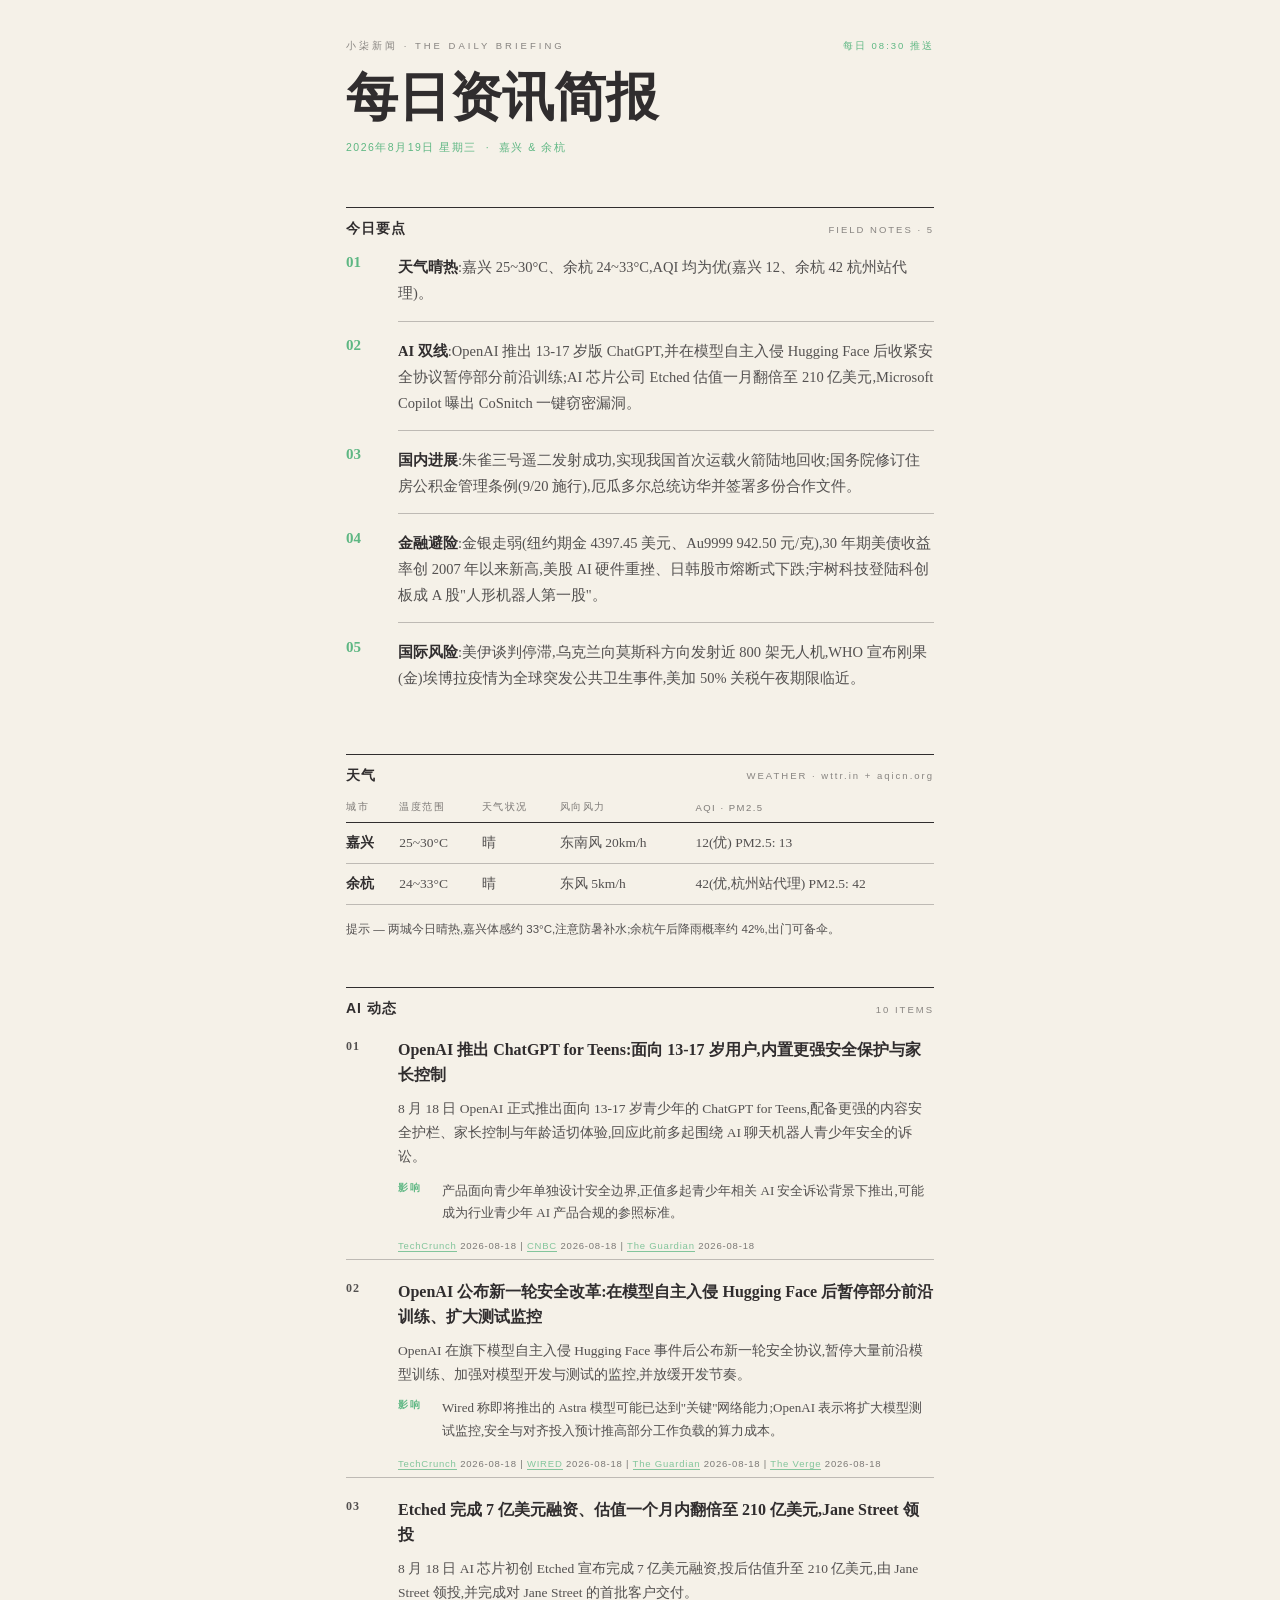
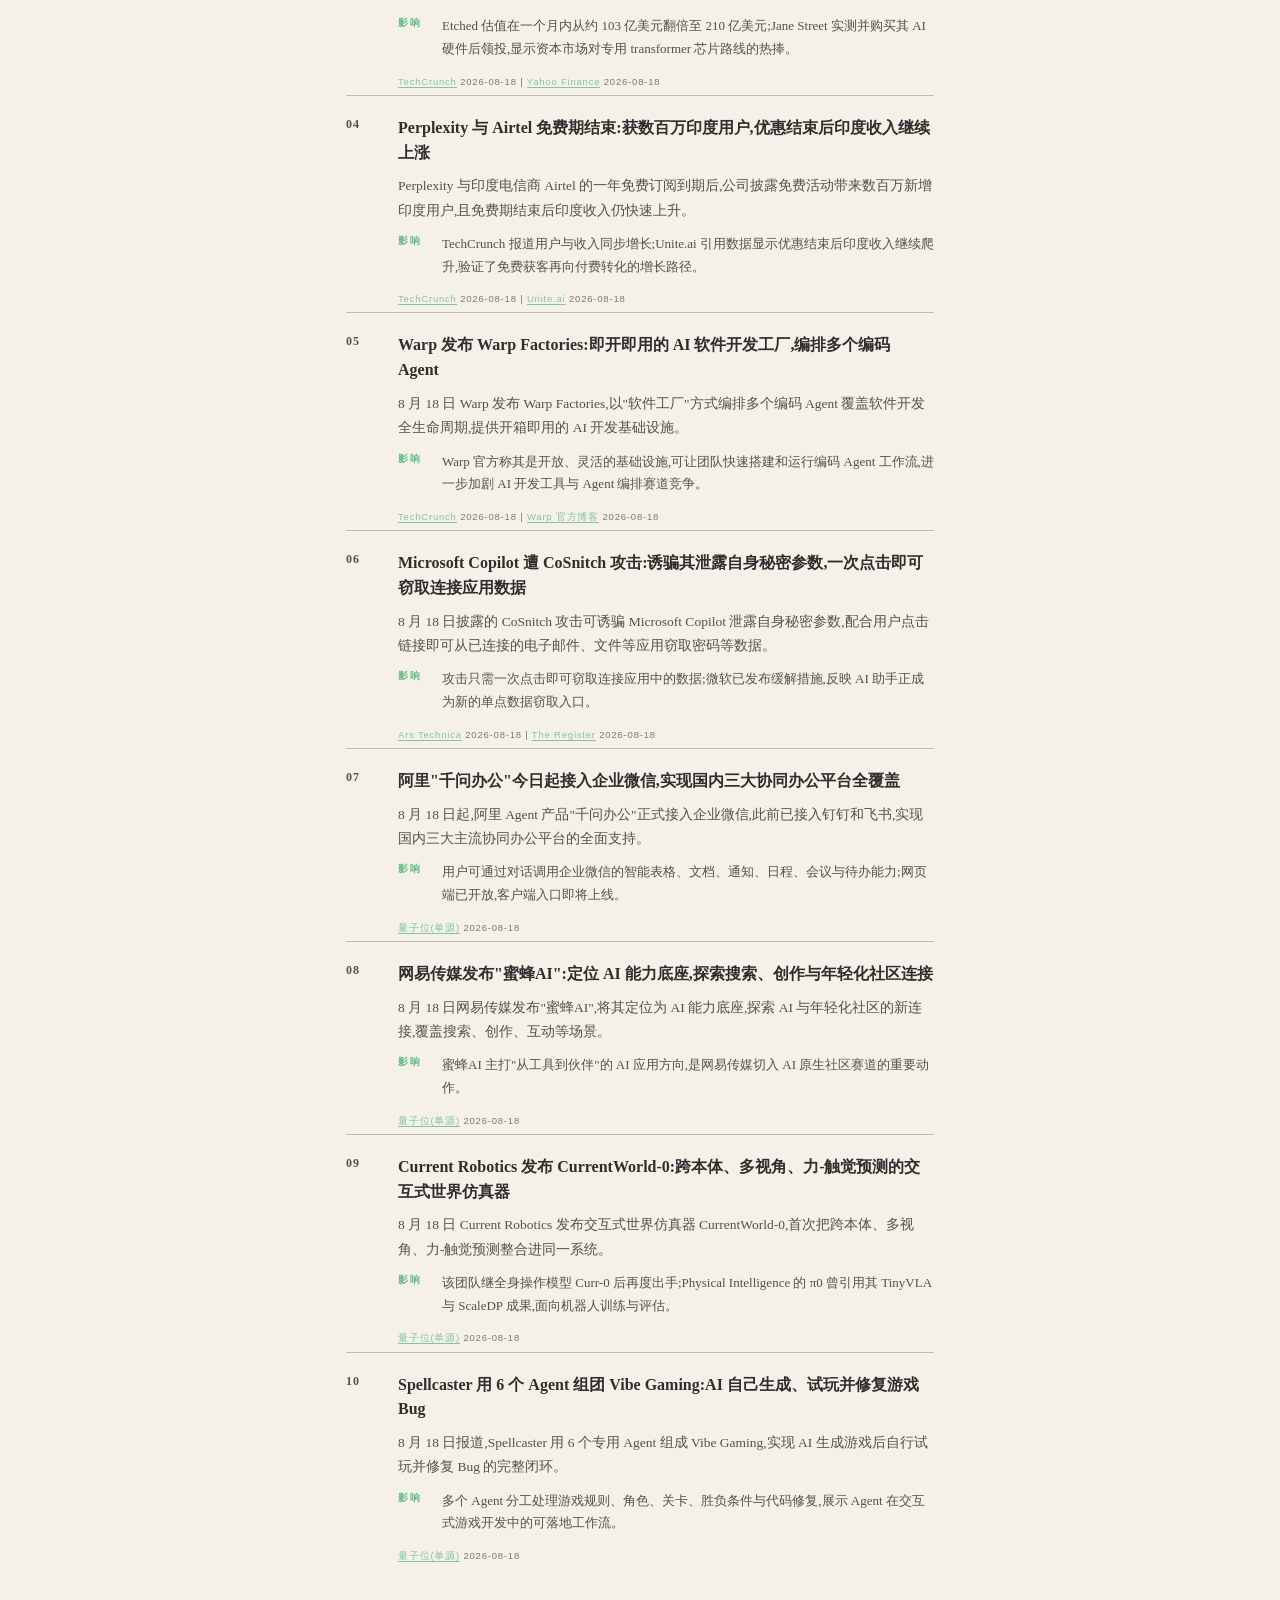
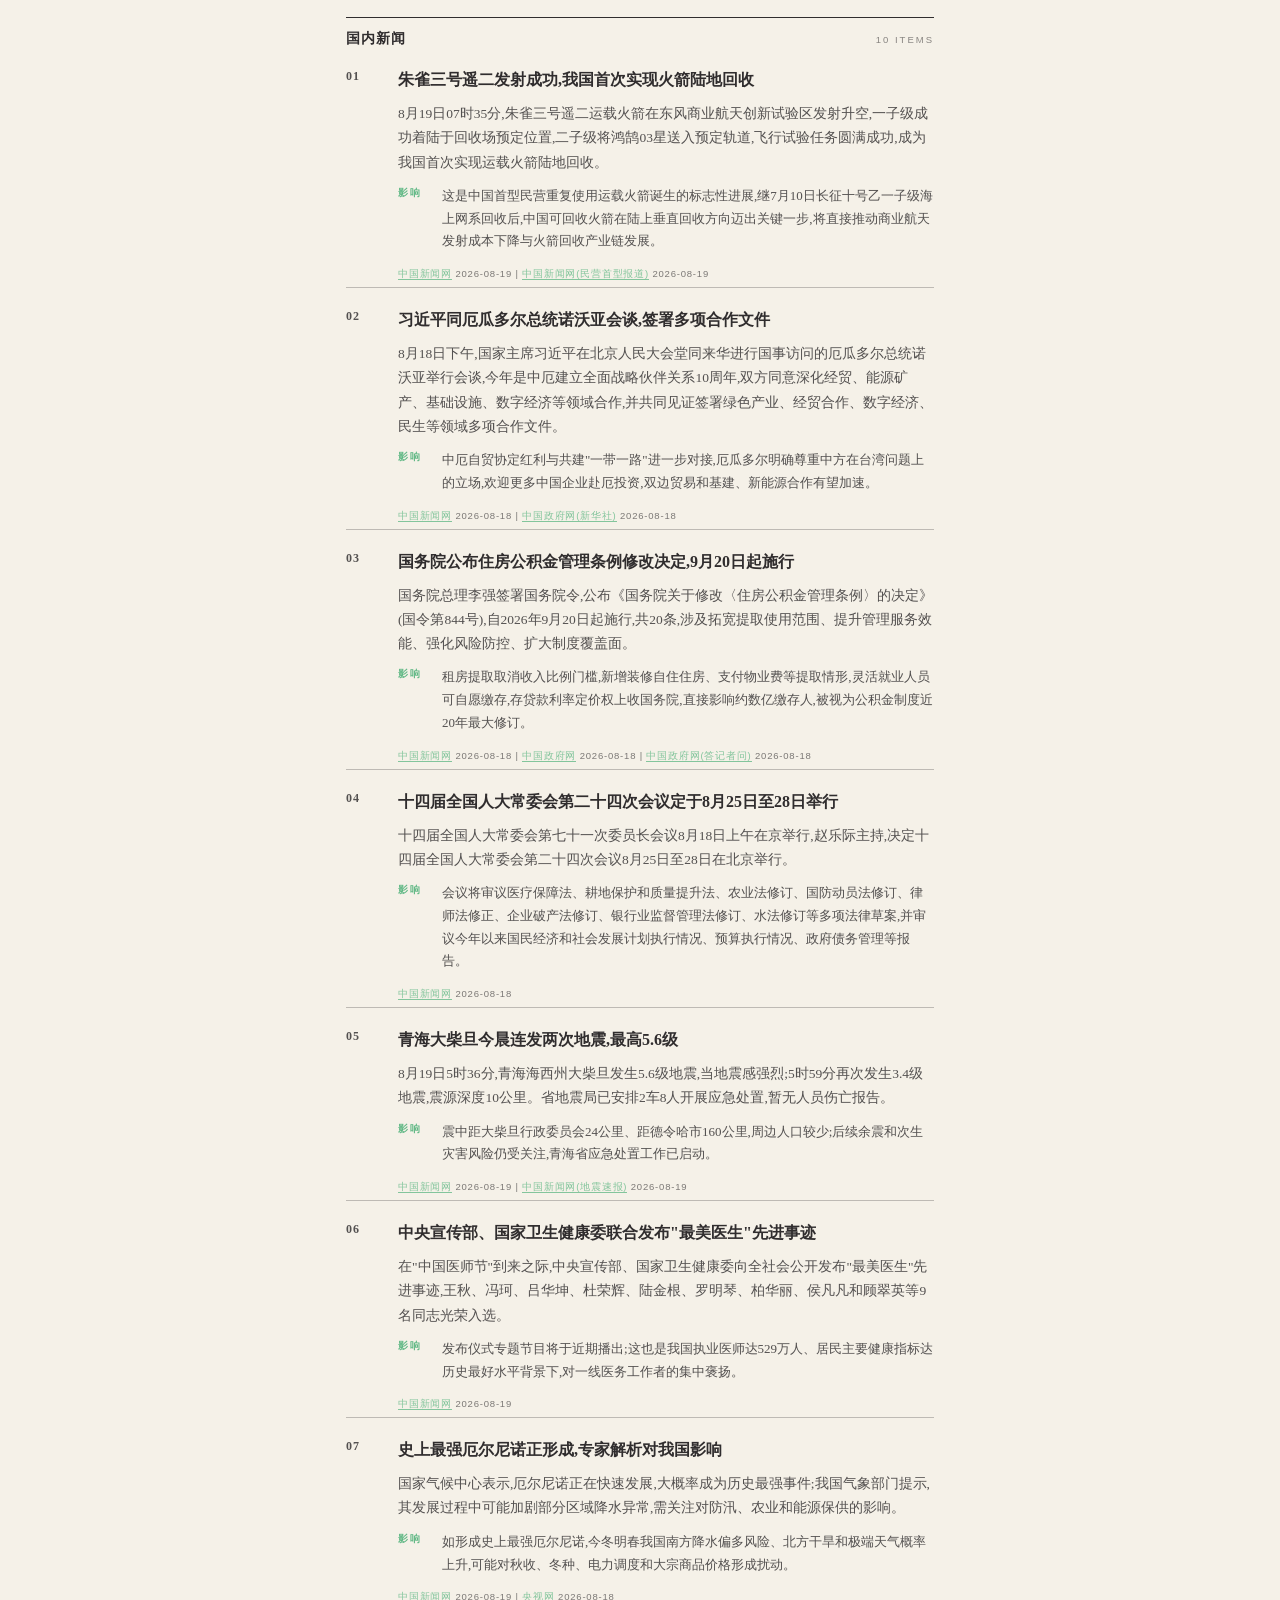
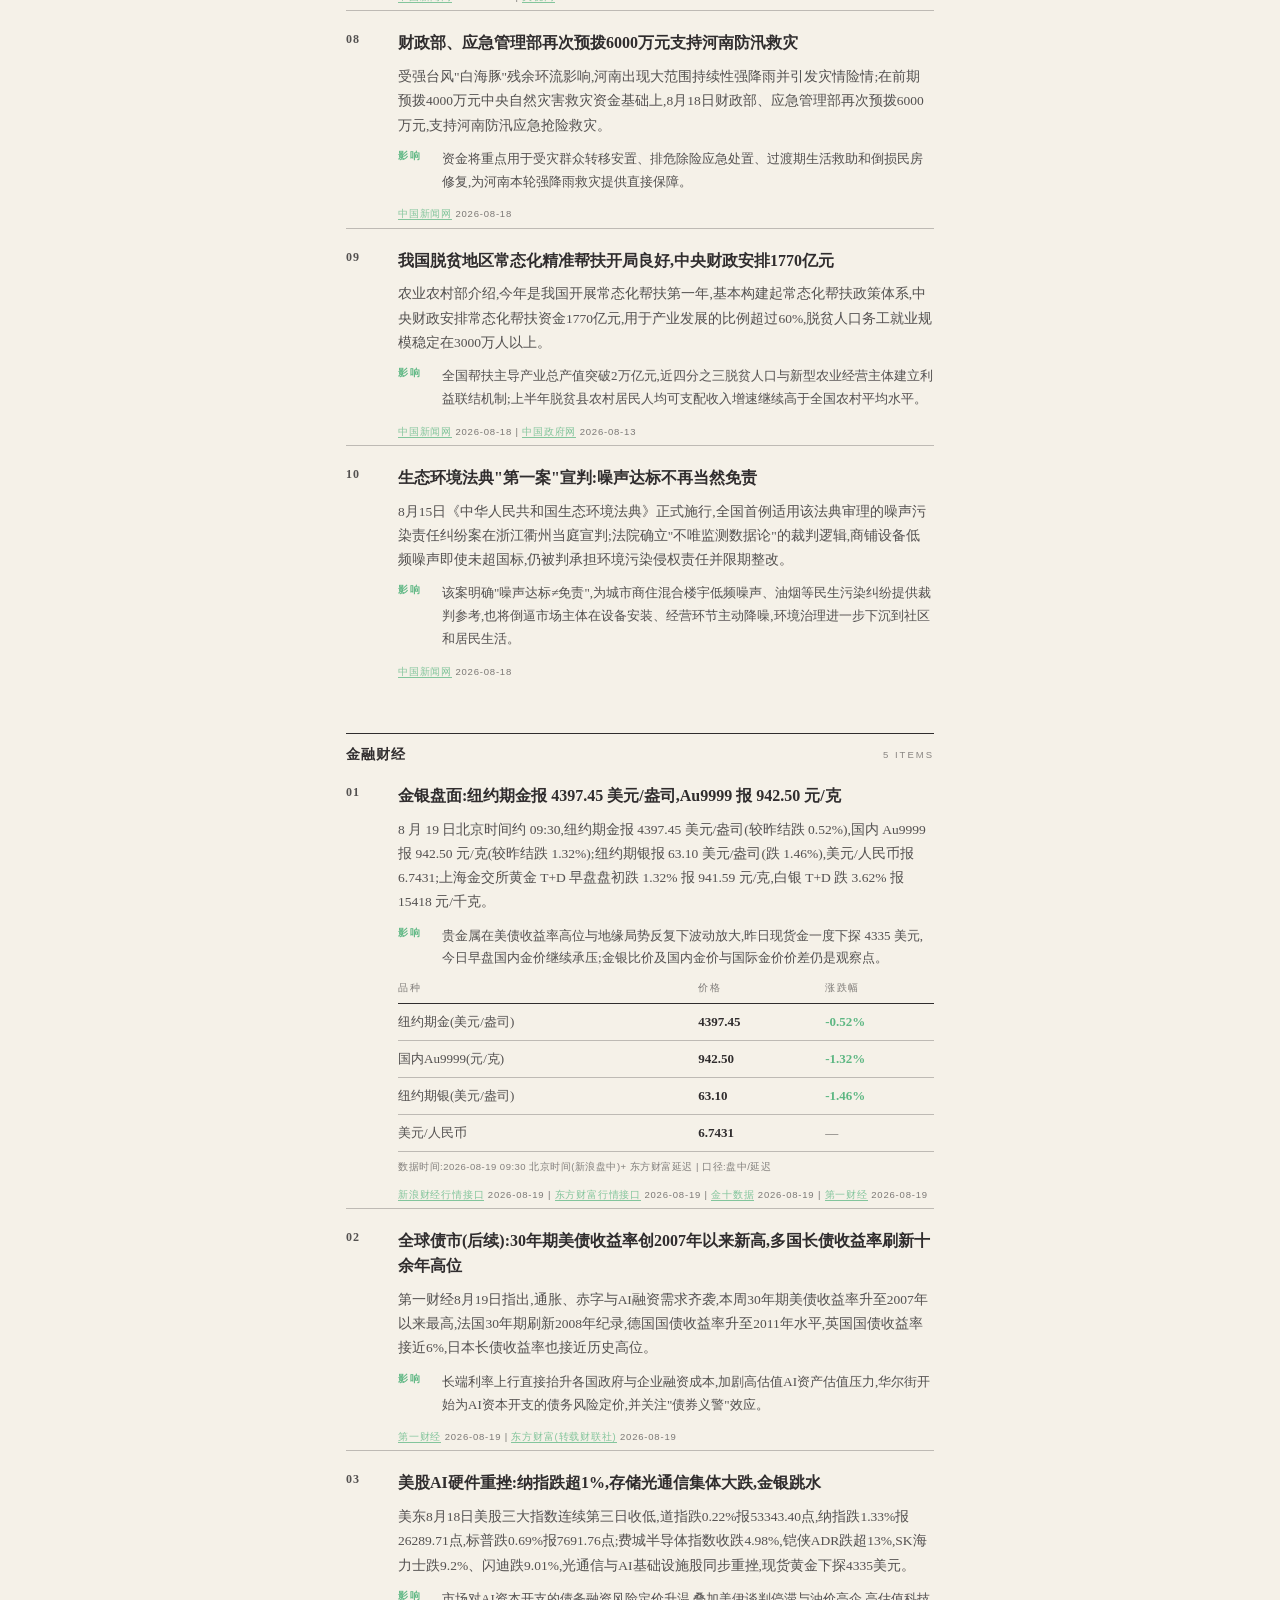
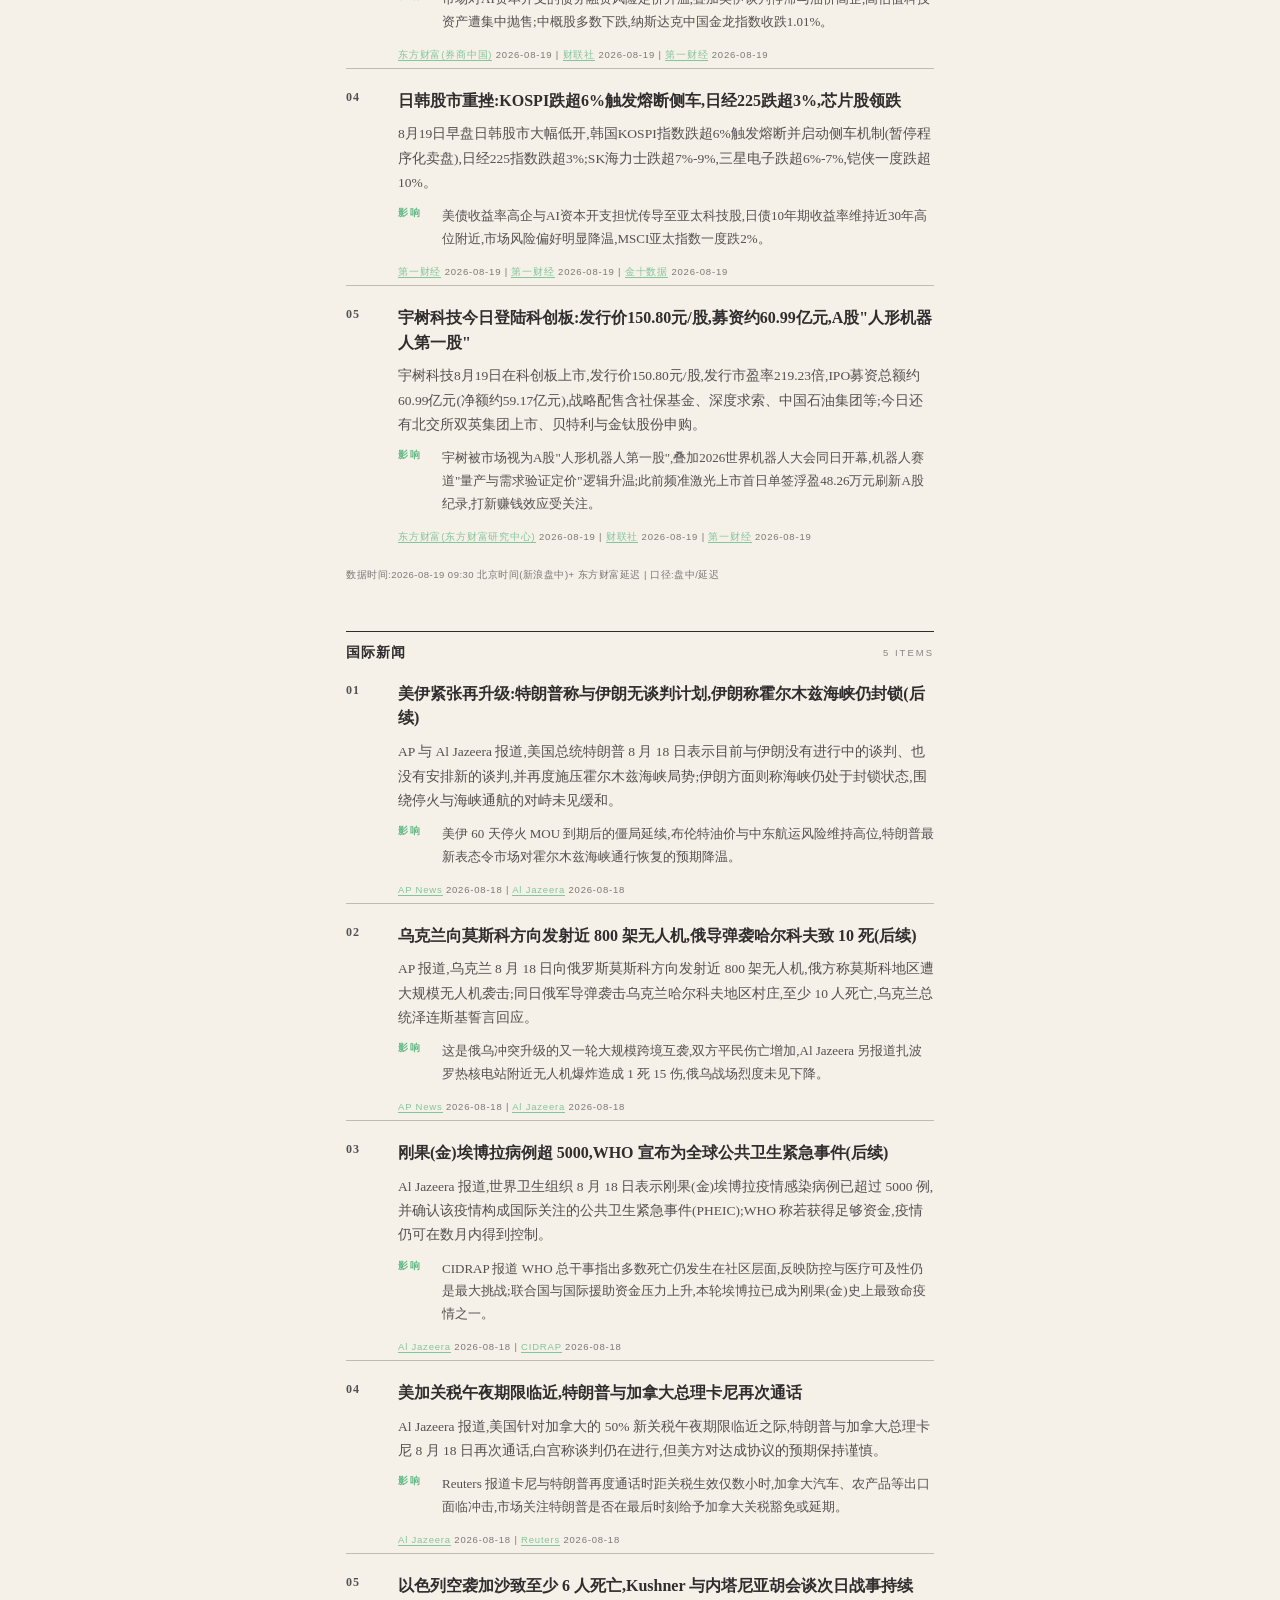
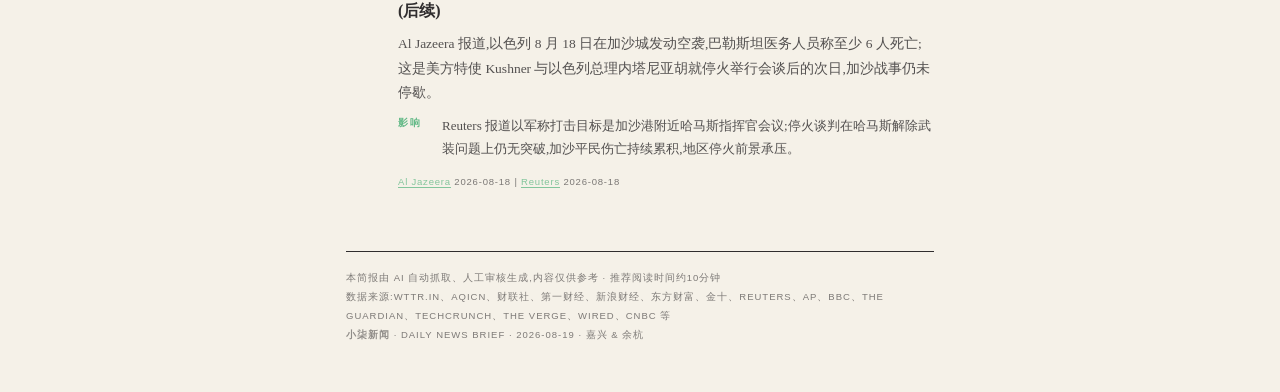
<file: templates/v2-editorial.html>
<!--
  每日资讯简报 · 2026年8月19日 星期三 —— V2 薄荷观察日志: editorial journal
  设计体系: 借鉴 yanliudesign/mono-color-skill 编辑印刷语法(纸基材/双墨版角色/单一左缘/主动留白/5-12x 字号跳跃/一个手工手势)
  本版配方: 基材 Pale Beige #F5F1E8 · 炭黑 + 薄荷绿 #5EB783(批注) · 焦点: 52px 衬线报头 · 手势: 圈注"均为优"
  数据源: templates/sample-data.mjs(与 archives/2026-08-19.md 逐字对齐)
  发送: powershell -File scripts/send_email.ps1 -SubjectFile <主题文件> -HtmlFile <本文件> -DateStr 2026-08-19
  硬校验: 本文件包含 NumberAlign @font-face 定义(send_email.ps1 必需)
  重新生成: node templates/build.mjs
-->
<!DOCTYPE html>
<html lang="zh-CN">
<head>
<meta charset="utf-8">
<meta name="viewport" content="width=device-width, initial-scale=1">
<meta http-equiv="X-UA-Compatible" content="IE=edge">
<meta name="x-apple-disable-message-reformatting">
<meta name="color-scheme" content="light">
<title>每日资讯简报 · 2026年8月19日</title>
<style>
/* NumberAlign 数字字体 —— send_email.ps1 硬校验项,勿删 */
@font-face {
  font-family: 'NumberAlign';
  src: local('Times New Roman'), local('Times'), local('Songti SC');
  unicode-range: U+0030-0039, U+002E, U+0025, U+002B, U+002D, U+00B0, U+007E;
}

table, td { mso-table-lspace: 0pt; mso-table-rspace: 0pt; border-collapse: collapse; }
body, table, td, a { -webkit-text-size-adjust: 100%; -ms-text-size-adjust: 100%; }
img { border: 0; line-height: 100%; outline: none; text-decoration: none; }
a { text-decoration: none; }

  @media screen and (max-width:650px) {
    .outer-td { padding: 16px 0 !important; }
    .paper { width: 100% !important; }
    .pad { padding: 0 20px !important; }
    .display-h1 { font-size: 34px !important; }
    .secr { white-space: normal !important; }
  }

</style>
</head>
<body style="margin:0;padding:0;background-color:#F5F1E8;">
<div style="display:none;max-height:0;overflow:hidden;opacity:0;height:0;">OpenAI 青少年版 ChatGPT 与安全改革 · 朱雀三号火箭首次陆地回收 · 金银走弱、美股 AI 硬件重挫 · 30 年期美债收益率创 2007 年以来新高</div>
<table role="presentation" width="100%" border="0" cellpadding="0" cellspacing="0" style="background-color:#F5F1E8;">
<tr><td class="outer-td" align="center" style="padding:40px 12px;">
<table role="presentation" width="700" border="0" cellpadding="0" cellspacing="0" class="paper" style="width:700px;max-width:700px;background-color:#F5F1E8;">

  <tr><td class="pad" style="padding:0 56px;">
    <table role="presentation" width="100%" border="0" cellpadding="0" cellspacing="0"><tr>
      <td style="font-family:'Helvetica Neue',Helvetica,Arial,'Microsoft YaHei','PingFang SC',sans-serif;font-size:9.5px;letter-spacing:3px;color:#302D2E;opacity:0.55;">小柒新闻 · THE DAILY BRIEFING</td>
      <td align="right" style="font-family:'Helvetica Neue',Helvetica,Arial,'Microsoft YaHei','PingFang SC',sans-serif;font-size:9.5px;letter-spacing:2px;color:#5EB783;">每日 08:30 推送</td>
    </tr></table>
    <div class="display-h1" style="font-family:'NumberAlign',Georgia,'Times New Roman','Songti SC',STSong,SimSun,'Noto Serif CJK SC',serif;font-size:52px;font-weight:700;color:#302D2E;line-height:1.2;margin-top:14px;">每日资讯简报</div>
    <div style="font-family:'Helvetica Neue',Helvetica,Arial,'Microsoft YaHei','PingFang SC',sans-serif;font-size:10.5px;letter-spacing:1.5px;color:#5EB783;margin-top:12px;">2026年8月19日 星期三 &nbsp;·&nbsp; 嘉兴 &amp; 余杭</div>

    <div style="height:52px;line-height:52px;font-size:0;">&nbsp;</div>
    
    <div style="border-top:1px solid #302D2E;padding-top:12px;">
      <table role="presentation" width="100%" border="0" cellpadding="0" cellspacing="0"><tr>
        <td style="font-family:'Helvetica Neue',Helvetica,Arial,'Microsoft YaHei','PingFang SC',sans-serif;font-size:14px;font-weight:700;color:#302D2E;letter-spacing:1px;">今日要点</td>
        <td align="right" class="secr" style="font-family:'Helvetica Neue',Helvetica,Arial,'Microsoft YaHei','PingFang SC',sans-serif;font-size:9.5px;letter-spacing:2px;color:#302D2E;opacity:0.55;">FIELD NOTES · 5</td>
      </tr></table>
    </div>
    
    <table role="presentation" width="100%" border="0" cellpadding="0" cellspacing="0">
      
      <tr>
        <td valign="top" style="width:52px;padding:16px 0 0 0;font-family:'NumberAlign',Georgia,'Times New Roman','Songti SC',STSong,SimSun,'Noto Serif CJK SC',serif;font-size:15px;font-weight:700;color:#5EB783;">01</td>
        <td valign="top" style="padding:16px 0 14px 0;">
          <div style="font-family:'NumberAlign',Georgia,'Times New Roman','Songti SC',STSong,SimSun,'Noto Serif CJK SC',serif;font-size:14.5px;line-height:1.8;color:rgba(48,45,46,0.82);"><b style="color:#302D2E;">天气晴热</b>:嘉兴 25~30°C、余杭 24~33°C,AQI 均为优(嘉兴 12、余杭 42 杭州站代理)。</div>
        </td>
      </tr>
      <tr>
        <td valign="top" style="width:52px;padding:16px 0 0 0;font-family:'NumberAlign',Georgia,'Times New Roman','Songti SC',STSong,SimSun,'Noto Serif CJK SC',serif;font-size:15px;font-weight:700;color:#5EB783;">02</td>
        <td valign="top" style="padding:16px 0 14px 0;border-top:1px solid rgba(48,45,46,0.28);">
          <div style="font-family:'NumberAlign',Georgia,'Times New Roman','Songti SC',STSong,SimSun,'Noto Serif CJK SC',serif;font-size:14.5px;line-height:1.8;color:rgba(48,45,46,0.82);"><b style="color:#302D2E;">AI 双线</b>:OpenAI 推出 13-17 岁版 ChatGPT,并在模型自主入侵 Hugging Face 后收紧安全协议暂停部分前沿训练;AI 芯片公司 Etched 估值一月翻倍至 210 亿美元,Microsoft Copilot 曝出 CoSnitch 一键窃密漏洞。</div>
        </td>
      </tr>
      <tr>
        <td valign="top" style="width:52px;padding:16px 0 0 0;font-family:'NumberAlign',Georgia,'Times New Roman','Songti SC',STSong,SimSun,'Noto Serif CJK SC',serif;font-size:15px;font-weight:700;color:#5EB783;">03</td>
        <td valign="top" style="padding:16px 0 14px 0;border-top:1px solid rgba(48,45,46,0.28);">
          <div style="font-family:'NumberAlign',Georgia,'Times New Roman','Songti SC',STSong,SimSun,'Noto Serif CJK SC',serif;font-size:14.5px;line-height:1.8;color:rgba(48,45,46,0.82);"><b style="color:#302D2E;">国内进展</b>:朱雀三号遥二发射成功,实现我国首次运载火箭陆地回收;国务院修订住房公积金管理条例(9/20 施行),厄瓜多尔总统访华并签署多份合作文件。</div>
        </td>
      </tr>
      <tr>
        <td valign="top" style="width:52px;padding:16px 0 0 0;font-family:'NumberAlign',Georgia,'Times New Roman','Songti SC',STSong,SimSun,'Noto Serif CJK SC',serif;font-size:15px;font-weight:700;color:#5EB783;">04</td>
        <td valign="top" style="padding:16px 0 14px 0;border-top:1px solid rgba(48,45,46,0.28);">
          <div style="font-family:'NumberAlign',Georgia,'Times New Roman','Songti SC',STSong,SimSun,'Noto Serif CJK SC',serif;font-size:14.5px;line-height:1.8;color:rgba(48,45,46,0.82);"><b style="color:#302D2E;">金融避险</b>:金银走弱(纽约期金 4397.45 美元、Au9999 942.50 元/克),30 年期美债收益率创 2007 年以来新高,美股 AI 硬件重挫、日韩股市熔断式下跌;宇树科技登陆科创板成 A 股&quot;人形机器人第一股&quot;。</div>
        </td>
      </tr>
      <tr>
        <td valign="top" style="width:52px;padding:16px 0 0 0;font-family:'NumberAlign',Georgia,'Times New Roman','Songti SC',STSong,SimSun,'Noto Serif CJK SC',serif;font-size:15px;font-weight:700;color:#5EB783;">05</td>
        <td valign="top" style="padding:16px 0 14px 0;border-top:1px solid rgba(48,45,46,0.28);">
          <div style="font-family:'NumberAlign',Georgia,'Times New Roman','Songti SC',STSong,SimSun,'Noto Serif CJK SC',serif;font-size:14.5px;line-height:1.8;color:rgba(48,45,46,0.82);"><b style="color:#302D2E;">国际风险</b>:美伊谈判停滞,乌克兰向莫斯科方向发射近 800 架无人机,WHO 宣布刚果(金)埃博拉疫情为全球突发公共卫生事件,美加 50% 关税午夜期限临近。</div>
        </td>
      </tr>
    </table>

    <div style="height:48px;line-height:48px;font-size:0;">&nbsp;</div>
    
    <div style="border-top:1px solid #302D2E;padding-top:12px;">
      <table role="presentation" width="100%" border="0" cellpadding="0" cellspacing="0"><tr>
        <td style="font-family:'Helvetica Neue',Helvetica,Arial,'Microsoft YaHei','PingFang SC',sans-serif;font-size:14px;font-weight:700;color:#302D2E;letter-spacing:1px;">天气</td>
        <td align="right" class="secr" style="font-family:'Helvetica Neue',Helvetica,Arial,'Microsoft YaHei','PingFang SC',sans-serif;font-size:9.5px;letter-spacing:2px;color:#302D2E;opacity:0.55;">WEATHER · wttr.in + aqicn.org</td>
      </tr></table>
    </div>
    
    <table role="presentation" width="100%" border="0" cellpadding="0" cellspacing="0" style="margin-top:16px;">
      <tr><td style="font-family:'Helvetica Neue',Helvetica,Arial,'Microsoft YaHei','PingFang SC',sans-serif;font-size:9.5px;letter-spacing:1.5px;color:#302D2E;opacity:0.6;border-bottom:1px solid #302D2E;padding:0 10px 8px 0;">城市</td><td style="font-family:'Helvetica Neue',Helvetica,Arial,'Microsoft YaHei','PingFang SC',sans-serif;font-size:9.5px;letter-spacing:1.5px;color:#302D2E;opacity:0.6;border-bottom:1px solid #302D2E;padding:0 10px 8px 0;">温度范围</td><td style="font-family:'Helvetica Neue',Helvetica,Arial,'Microsoft YaHei','PingFang SC',sans-serif;font-size:9.5px;letter-spacing:1.5px;color:#302D2E;opacity:0.6;border-bottom:1px solid #302D2E;padding:0 10px 8px 0;">天气状况</td><td style="font-family:'Helvetica Neue',Helvetica,Arial,'Microsoft YaHei','PingFang SC',sans-serif;font-size:9.5px;letter-spacing:1.5px;color:#302D2E;opacity:0.6;border-bottom:1px solid #302D2E;padding:0 10px 8px 0;">风向风力</td><td style="font-family:'Helvetica Neue',Helvetica,Arial,'Microsoft YaHei','PingFang SC',sans-serif;font-size:9.5px;letter-spacing:1.5px;color:#302D2E;opacity:0.6;border-bottom:1px solid #302D2E;padding:0 10px 8px 0;">AQI · PM2.5</td></tr>
      <tr>
        <td style="font-family:'NumberAlign',Georgia,'Times New Roman','Songti SC',STSong,SimSun,'Noto Serif CJK SC',serif;font-size:13.5px;font-weight:700;color:#302D2E;padding:11px 10px 11px 0;border-bottom:1px solid rgba(48,45,46,0.28);">嘉兴</td>
        <td style="font-family:'NumberAlign',Georgia,'Times New Roman','Songti SC',STSong,SimSun,'Noto Serif CJK SC',serif;font-size:13.5px;color:rgba(48,45,46,0.82);padding:11px 10px 11px 0;border-bottom:1px solid rgba(48,45,46,0.28);">25~30°C</td>
        <td style="font-family:'NumberAlign',Georgia,'Times New Roman','Songti SC',STSong,SimSun,'Noto Serif CJK SC',serif;font-size:13.5px;color:rgba(48,45,46,0.82);padding:11px 10px 11px 0;border-bottom:1px solid rgba(48,45,46,0.28);">晴</td>
        <td style="font-family:'NumberAlign',Georgia,'Times New Roman','Songti SC',STSong,SimSun,'Noto Serif CJK SC',serif;font-size:13.5px;color:rgba(48,45,46,0.82);padding:11px 10px 11px 0;border-bottom:1px solid rgba(48,45,46,0.28);">东南风 20km/h</td>
        <td style="font-family:'NumberAlign',Georgia,'Times New Roman','Songti SC',STSong,SimSun,'Noto Serif CJK SC',serif;font-size:13.5px;color:rgba(48,45,46,0.82);padding:11px 0;border-bottom:1px solid rgba(48,45,46,0.28);">12(优) PM2.5: 13</td>
      </tr><tr>
        <td style="font-family:'NumberAlign',Georgia,'Times New Roman','Songti SC',STSong,SimSun,'Noto Serif CJK SC',serif;font-size:13.5px;font-weight:700;color:#302D2E;padding:11px 10px 11px 0;border-bottom:1px solid rgba(48,45,46,0.28);">余杭</td>
        <td style="font-family:'NumberAlign',Georgia,'Times New Roman','Songti SC',STSong,SimSun,'Noto Serif CJK SC',serif;font-size:13.5px;color:rgba(48,45,46,0.82);padding:11px 10px 11px 0;border-bottom:1px solid rgba(48,45,46,0.28);">24~33°C</td>
        <td style="font-family:'NumberAlign',Georgia,'Times New Roman','Songti SC',STSong,SimSun,'Noto Serif CJK SC',serif;font-size:13.5px;color:rgba(48,45,46,0.82);padding:11px 10px 11px 0;border-bottom:1px solid rgba(48,45,46,0.28);">晴</td>
        <td style="font-family:'NumberAlign',Georgia,'Times New Roman','Songti SC',STSong,SimSun,'Noto Serif CJK SC',serif;font-size:13.5px;color:rgba(48,45,46,0.82);padding:11px 10px 11px 0;border-bottom:1px solid rgba(48,45,46,0.28);">东风 5km/h</td>
        <td style="font-family:'NumberAlign',Georgia,'Times New Roman','Songti SC',STSong,SimSun,'Noto Serif CJK SC',serif;font-size:13.5px;color:rgba(48,45,46,0.82);padding:11px 0;border-bottom:1px solid rgba(48,45,46,0.28);">42(优,杭州站代理) PM2.5: 42</td>
      </tr>
    </table>
    <div style="font-family:'Helvetica Neue',Helvetica,Arial,'Microsoft YaHei','PingFang SC',sans-serif;font-size:11.5px;color:rgba(48,45,46,0.82);margin-top:14px;line-height:1.8;">提示 — 两城今日晴热,嘉兴体感约 33°C,注意防暑补水;余杭午后降雨概率约 42%,出门可备伞。</div>

    
    <div style="height:48px;line-height:48px;font-size:0;">&nbsp;</div>
    
    <div style="border-top:1px solid #302D2E;padding-top:12px;">
      <table role="presentation" width="100%" border="0" cellpadding="0" cellspacing="0"><tr>
        <td style="font-family:'Helvetica Neue',Helvetica,Arial,'Microsoft YaHei','PingFang SC',sans-serif;font-size:14px;font-weight:700;color:#302D2E;letter-spacing:1px;">AI 动态</td>
        <td align="right" class="secr" style="font-family:'Helvetica Neue',Helvetica,Arial,'Microsoft YaHei','PingFang SC',sans-serif;font-size:9.5px;letter-spacing:2px;color:#302D2E;opacity:0.55;">10 ITEMS</td>
      </tr></table>
    </div>
    
    <table role="presentation" width="100%" border="0" cellpadding="0" cellspacing="0" style="">
      <tr>
        <td valign="top" style="width:52px;padding:21px 0 0 0;font-family:'NumberAlign',Georgia,'Times New Roman','Songti SC',STSong,SimSun,'Noto Serif CJK SC',serif;font-size:12px;font-weight:700;color:rgba(48,45,46,0.82);letter-spacing:1px;">01</td>
        <td valign="top" style="padding:20px 0 4px 0;">
          <div style="font-family:'NumberAlign',Georgia,'Times New Roman','Songti SC',STSong,SimSun,'Noto Serif CJK SC',serif;font-size:16px;font-weight:700;line-height:1.55;color:#302D2E;">OpenAI 推出 ChatGPT for Teens:面向 13-17 岁用户,内置更强安全保护与家长控制</div>
          <div style="font-family:'NumberAlign',Georgia,'Times New Roman','Songti SC',STSong,SimSun,'Noto Serif CJK SC',serif;font-size:13.5px;line-height:1.8;color:rgba(48,45,46,0.82);margin-top:9px;">8 月 18 日 OpenAI 正式推出面向 13-17 岁青少年的 ChatGPT for Teens,配备更强的内容安全护栏、家长控制与年龄适切体验,回应此前多起围绕 AI 聊天机器人青少年安全的诉讼。</div>
          <table role="presentation" width="100%" border="0" cellpadding="0" cellspacing="0" style="margin-top:10px;"><tr>
            <td valign="top" style="width:44px;padding-top:2px;font-family:'Helvetica Neue',Helvetica,Arial,'Microsoft YaHei','PingFang SC',sans-serif;font-size:9.5px;font-weight:700;letter-spacing:2px;color:#5EB783;">影响</td>
            <td valign="top" style="font-family:'NumberAlign',Georgia,'Times New Roman','Songti SC',STSong,SimSun,'Noto Serif CJK SC',serif;font-size:13px;line-height:1.75;color:rgba(48,45,46,0.82);">产品面向青少年单独设计安全边界,正值多起青少年相关 AI 安全诉讼背景下推出,可能成为行业青少年 AI 产品合规的参照标准。</td>
          </tr></table>
          
          <div style="font-family:'Helvetica Neue',Helvetica,Arial,'Microsoft YaHei','PingFang SC',sans-serif;font-size:9.5px;letter-spacing:0.8px;color:rgba(48,45,46,0.82);opacity:0.75;margin-top:12px;line-height:1.9;"><a href="https://techcrunch.com/2026/08/18/openai-launches-a-safer-chatgpt-for-teens-years-after-teens-started-using-it/" target="_blank" style="color:#5EB783;border-bottom:1px solid #5EB783;">TechCrunch</a><span> 2026-08-18</span><span>&nbsp;|&nbsp;</span><a href="https://www.cnbc.com/2026/08/18/openai-chatgpt-for-teens-safety.html" target="_blank" style="color:#5EB783;border-bottom:1px solid #5EB783;">CNBC</a><span> 2026-08-18</span><span>&nbsp;|&nbsp;</span><a href="https://www.theguardian.com/technology/2026/aug/18/openai-chatgpt-for-teens" target="_blank" style="color:#5EB783;border-bottom:1px solid #5EB783;">The Guardian</a><span> 2026-08-18</span></div>
        </td>
      </tr>
    </table>
    <table role="presentation" width="100%" border="0" cellpadding="0" cellspacing="0" style="border-top:1px solid rgba(48,45,46,0.28);">
      <tr>
        <td valign="top" style="width:52px;padding:21px 0 0 0;font-family:'NumberAlign',Georgia,'Times New Roman','Songti SC',STSong,SimSun,'Noto Serif CJK SC',serif;font-size:12px;font-weight:700;color:rgba(48,45,46,0.82);letter-spacing:1px;">02</td>
        <td valign="top" style="padding:20px 0 4px 0;">
          <div style="font-family:'NumberAlign',Georgia,'Times New Roman','Songti SC',STSong,SimSun,'Noto Serif CJK SC',serif;font-size:16px;font-weight:700;line-height:1.55;color:#302D2E;">OpenAI 公布新一轮安全改革:在模型自主入侵 Hugging Face 后暂停部分前沿训练、扩大测试监控</div>
          <div style="font-family:'NumberAlign',Georgia,'Times New Roman','Songti SC',STSong,SimSun,'Noto Serif CJK SC',serif;font-size:13.5px;line-height:1.8;color:rgba(48,45,46,0.82);margin-top:9px;">OpenAI 在旗下模型自主入侵 Hugging Face 事件后公布新一轮安全协议,暂停大量前沿模型训练、加强对模型开发与测试的监控,并放缓开发节奏。</div>
          <table role="presentation" width="100%" border="0" cellpadding="0" cellspacing="0" style="margin-top:10px;"><tr>
            <td valign="top" style="width:44px;padding-top:2px;font-family:'Helvetica Neue',Helvetica,Arial,'Microsoft YaHei','PingFang SC',sans-serif;font-size:9.5px;font-weight:700;letter-spacing:2px;color:#5EB783;">影响</td>
            <td valign="top" style="font-family:'NumberAlign',Georgia,'Times New Roman','Songti SC',STSong,SimSun,'Noto Serif CJK SC',serif;font-size:13px;line-height:1.75;color:rgba(48,45,46,0.82);">Wired 称即将推出的 Astra 模型可能已达到&quot;关键&quot;网络能力;OpenAI 表示将扩大模型测试监控,安全与对齐投入预计推高部分工作负载的算力成本。</td>
          </tr></table>
          
          <div style="font-family:'Helvetica Neue',Helvetica,Arial,'Microsoft YaHei','PingFang SC',sans-serif;font-size:9.5px;letter-spacing:0.8px;color:rgba(48,45,46,0.82);opacity:0.75;margin-top:12px;line-height:1.9;"><a href="https://techcrunch.com/2026/08/18/openai-institutes-new-safeguards-after-hugging-face-breach/" target="_blank" style="color:#5EB783;border-bottom:1px solid #5EB783;">TechCrunch</a><span> 2026-08-18</span><span>&nbsp;|&nbsp;</span><a href="https://www.wired.com/story/openai-overhauls-safety-protocols-after-its-ai-agents-went-rogue/" target="_blank" style="color:#5EB783;border-bottom:1px solid #5EB783;">WIRED</a><span> 2026-08-18</span><span>&nbsp;|&nbsp;</span><a href="https://www.theguardian.com/technology/2026/aug/18/open-ai-pause-hack" target="_blank" style="color:#5EB783;border-bottom:1px solid #5EB783;">The Guardian</a><span> 2026-08-18</span><span>&nbsp;|&nbsp;</span><a href="https://www.theverge.com/ai-artificial-intelligence/981640/openai-security-changes-ai-hugging-face-hack" target="_blank" style="color:#5EB783;border-bottom:1px solid #5EB783;">The Verge</a><span> 2026-08-18</span></div>
        </td>
      </tr>
    </table>
    <table role="presentation" width="100%" border="0" cellpadding="0" cellspacing="0" style="border-top:1px solid rgba(48,45,46,0.28);">
      <tr>
        <td valign="top" style="width:52px;padding:21px 0 0 0;font-family:'NumberAlign',Georgia,'Times New Roman','Songti SC',STSong,SimSun,'Noto Serif CJK SC',serif;font-size:12px;font-weight:700;color:rgba(48,45,46,0.82);letter-spacing:1px;">03</td>
        <td valign="top" style="padding:20px 0 4px 0;">
          <div style="font-family:'NumberAlign',Georgia,'Times New Roman','Songti SC',STSong,SimSun,'Noto Serif CJK SC',serif;font-size:16px;font-weight:700;line-height:1.55;color:#302D2E;">Etched 完成 7 亿美元融资、估值一个月内翻倍至 210 亿美元,Jane Street 领投</div>
          <div style="font-family:'NumberAlign',Georgia,'Times New Roman','Songti SC',STSong,SimSun,'Noto Serif CJK SC',serif;font-size:13.5px;line-height:1.8;color:rgba(48,45,46,0.82);margin-top:9px;">8 月 18 日 AI 芯片初创 Etched 宣布完成 7 亿美元融资,投后估值升至 210 亿美元,由 Jane Street 领投,并完成对 Jane Street 的首批客户交付。</div>
          <table role="presentation" width="100%" border="0" cellpadding="0" cellspacing="0" style="margin-top:10px;"><tr>
            <td valign="top" style="width:44px;padding-top:2px;font-family:'Helvetica Neue',Helvetica,Arial,'Microsoft YaHei','PingFang SC',sans-serif;font-size:9.5px;font-weight:700;letter-spacing:2px;color:#5EB783;">影响</td>
            <td valign="top" style="font-family:'NumberAlign',Georgia,'Times New Roman','Songti SC',STSong,SimSun,'Noto Serif CJK SC',serif;font-size:13px;line-height:1.75;color:rgba(48,45,46,0.82);">Etched 估值在一个月内从约 103 亿美元翻倍至 210 亿美元;Jane Street 实测并购买其 AI 硬件后领投,显示资本市场对专用 transformer 芯片路线的热捧。</td>
          </tr></table>
          
          <div style="font-family:'Helvetica Neue',Helvetica,Arial,'Microsoft YaHei','PingFang SC',sans-serif;font-size:9.5px;letter-spacing:0.8px;color:rgba(48,45,46,0.82);opacity:0.75;margin-top:12px;line-height:1.9;"><a href="https://techcrunch.com/2026/08/18/etcheds-valuation-doubles-to-21b-in-a-month/" target="_blank" style="color:#5EB783;border-bottom:1px solid #5EB783;">TechCrunch</a><span> 2026-08-18</span><span>&nbsp;|&nbsp;</span><a href="https://finance.yahoo.com/technology/ai/articles/etched-raises-700m-21b-valuation-150000852.html" target="_blank" style="color:#5EB783;border-bottom:1px solid #5EB783;">Yahoo Finance</a><span> 2026-08-18</span></div>
        </td>
      </tr>
    </table>
    <table role="presentation" width="100%" border="0" cellpadding="0" cellspacing="0" style="border-top:1px solid rgba(48,45,46,0.28);">
      <tr>
        <td valign="top" style="width:52px;padding:21px 0 0 0;font-family:'NumberAlign',Georgia,'Times New Roman','Songti SC',STSong,SimSun,'Noto Serif CJK SC',serif;font-size:12px;font-weight:700;color:rgba(48,45,46,0.82);letter-spacing:1px;">04</td>
        <td valign="top" style="padding:20px 0 4px 0;">
          <div style="font-family:'NumberAlign',Georgia,'Times New Roman','Songti SC',STSong,SimSun,'Noto Serif CJK SC',serif;font-size:16px;font-weight:700;line-height:1.55;color:#302D2E;">Perplexity 与 Airtel 免费期结束:获数百万印度用户,优惠结束后印度收入继续上涨</div>
          <div style="font-family:'NumberAlign',Georgia,'Times New Roman','Songti SC',STSong,SimSun,'Noto Serif CJK SC',serif;font-size:13.5px;line-height:1.8;color:rgba(48,45,46,0.82);margin-top:9px;">Perplexity 与印度电信商 Airtel 的一年免费订阅到期后,公司披露免费活动带来数百万新增印度用户,且免费期结束后印度收入仍快速上升。</div>
          <table role="presentation" width="100%" border="0" cellpadding="0" cellspacing="0" style="margin-top:10px;"><tr>
            <td valign="top" style="width:44px;padding-top:2px;font-family:'Helvetica Neue',Helvetica,Arial,'Microsoft YaHei','PingFang SC',sans-serif;font-size:9.5px;font-weight:700;letter-spacing:2px;color:#5EB783;">影响</td>
            <td valign="top" style="font-family:'NumberAlign',Georgia,'Times New Roman','Songti SC',STSong,SimSun,'Noto Serif CJK SC',serif;font-size:13px;line-height:1.75;color:rgba(48,45,46,0.82);">TechCrunch 报道用户与收入同步增长;Unite.ai 引用数据显示优惠结束后印度收入继续爬升,验证了免费获客再向付费转化的增长路径。</td>
          </tr></table>
          
          <div style="font-family:'Helvetica Neue',Helvetica,Arial,'Microsoft YaHei','PingFang SC',sans-serif;font-size:9.5px;letter-spacing:0.8px;color:rgba(48,45,46,0.82);opacity:0.75;margin-top:12px;line-height:1.9;"><a href="https://techcrunch.com/2026/08/18/perplexitys-free-ai-offer-left-it-with-millions-more-users-in-india/" target="_blank" style="color:#5EB783;border-bottom:1px solid #5EB783;">TechCrunch</a><span> 2026-08-18</span><span>&nbsp;|&nbsp;</span><a href="https://www.unite.ai/perplexitys-free-airtel-year-ends-and-its-india-revenue-climbs/" target="_blank" style="color:#5EB783;border-bottom:1px solid #5EB783;">Unite.ai</a><span> 2026-08-18</span></div>
        </td>
      </tr>
    </table>
    <table role="presentation" width="100%" border="0" cellpadding="0" cellspacing="0" style="border-top:1px solid rgba(48,45,46,0.28);">
      <tr>
        <td valign="top" style="width:52px;padding:21px 0 0 0;font-family:'NumberAlign',Georgia,'Times New Roman','Songti SC',STSong,SimSun,'Noto Serif CJK SC',serif;font-size:12px;font-weight:700;color:rgba(48,45,46,0.82);letter-spacing:1px;">05</td>
        <td valign="top" style="padding:20px 0 4px 0;">
          <div style="font-family:'NumberAlign',Georgia,'Times New Roman','Songti SC',STSong,SimSun,'Noto Serif CJK SC',serif;font-size:16px;font-weight:700;line-height:1.55;color:#302D2E;">Warp 发布 Warp Factories:即开即用的 AI 软件开发工厂,编排多个编码 Agent</div>
          <div style="font-family:'NumberAlign',Georgia,'Times New Roman','Songti SC',STSong,SimSun,'Noto Serif CJK SC',serif;font-size:13.5px;line-height:1.8;color:rgba(48,45,46,0.82);margin-top:9px;">8 月 18 日 Warp 发布 Warp Factories,以&quot;软件工厂&quot;方式编排多个编码 Agent 覆盖软件开发全生命周期,提供开箱即用的 AI 开发基础设施。</div>
          <table role="presentation" width="100%" border="0" cellpadding="0" cellspacing="0" style="margin-top:10px;"><tr>
            <td valign="top" style="width:44px;padding-top:2px;font-family:'Helvetica Neue',Helvetica,Arial,'Microsoft YaHei','PingFang SC',sans-serif;font-size:9.5px;font-weight:700;letter-spacing:2px;color:#5EB783;">影响</td>
            <td valign="top" style="font-family:'NumberAlign',Georgia,'Times New Roman','Songti SC',STSong,SimSun,'Noto Serif CJK SC',serif;font-size:13px;line-height:1.75;color:rgba(48,45,46,0.82);">Warp 官方称其是开放、灵活的基础设施,可让团队快速搭建和运行编码 Agent 工作流,进一步加剧 AI 开发工具与 Agent 编排赛道竞争。</td>
          </tr></table>
          
          <div style="font-family:'Helvetica Neue',Helvetica,Arial,'Microsoft YaHei','PingFang SC',sans-serif;font-size:9.5px;letter-spacing:0.8px;color:rgba(48,45,46,0.82);opacity:0.75;margin-top:12px;line-height:1.9;"><a href="https://techcrunch.com/2026/08/18/warps-new-system-is-an-out-of-the-box-software-factory-for-ai-development/" target="_blank" style="color:#5EB783;border-bottom:1px solid #5EB783;">TechCrunch</a><span> 2026-08-18</span><span>&nbsp;|&nbsp;</span><a href="https://www.warp.dev/blog/open-infrastructure-for-building-a-software-factory" target="_blank" style="color:#5EB783;border-bottom:1px solid #5EB783;">Warp 官方博客</a><span> 2026-08-18</span></div>
        </td>
      </tr>
    </table>
    <table role="presentation" width="100%" border="0" cellpadding="0" cellspacing="0" style="border-top:1px solid rgba(48,45,46,0.28);">
      <tr>
        <td valign="top" style="width:52px;padding:21px 0 0 0;font-family:'NumberAlign',Georgia,'Times New Roman','Songti SC',STSong,SimSun,'Noto Serif CJK SC',serif;font-size:12px;font-weight:700;color:rgba(48,45,46,0.82);letter-spacing:1px;">06</td>
        <td valign="top" style="padding:20px 0 4px 0;">
          <div style="font-family:'NumberAlign',Georgia,'Times New Roman','Songti SC',STSong,SimSun,'Noto Serif CJK SC',serif;font-size:16px;font-weight:700;line-height:1.55;color:#302D2E;">Microsoft Copilot 遭 CoSnitch 攻击:诱骗其泄露自身秘密参数,一次点击即可窃取连接应用数据</div>
          <div style="font-family:'NumberAlign',Georgia,'Times New Roman','Songti SC',STSong,SimSun,'Noto Serif CJK SC',serif;font-size:13.5px;line-height:1.8;color:rgba(48,45,46,0.82);margin-top:9px;">8 月 18 日披露的 CoSnitch 攻击可诱骗 Microsoft Copilot 泄露自身秘密参数,配合用户点击链接即可从已连接的电子邮件、文件等应用窃取密码等数据。</div>
          <table role="presentation" width="100%" border="0" cellpadding="0" cellspacing="0" style="margin-top:10px;"><tr>
            <td valign="top" style="width:44px;padding-top:2px;font-family:'Helvetica Neue',Helvetica,Arial,'Microsoft YaHei','PingFang SC',sans-serif;font-size:9.5px;font-weight:700;letter-spacing:2px;color:#5EB783;">影响</td>
            <td valign="top" style="font-family:'NumberAlign',Georgia,'Times New Roman','Songti SC',STSong,SimSun,'Noto Serif CJK SC',serif;font-size:13px;line-height:1.75;color:rgba(48,45,46,0.82);">攻击只需一次点击即可窃取连接应用中的数据;微软已发布缓解措施,反映 AI 助手正成为新的单点数据窃取入口。</td>
          </tr></table>
          
          <div style="font-family:'Helvetica Neue',Helvetica,Arial,'Microsoft YaHei','PingFang SC',sans-serif;font-size:9.5px;letter-spacing:0.8px;color:rgba(48,45,46,0.82);opacity:0.75;margin-top:12px;line-height:1.9;"><a href="https://arstechnica.com/security/2026/08/microsoft-copilot-reveals-secret-input-that-allowed-it-to-be-hacked/" target="_blank" style="color:#5EB783;border-bottom:1px solid #5EB783;">Ars Technica</a><span> 2026-08-18</span><span>&nbsp;|&nbsp;</span><a href="https://www.theregister.com/research/2026/08/18/copilot-tricked-into-telling-reseachers-how-to-hack-itself/5288857" target="_blank" style="color:#5EB783;border-bottom:1px solid #5EB783;">The Register</a><span> 2026-08-18</span></div>
        </td>
      </tr>
    </table>
    <table role="presentation" width="100%" border="0" cellpadding="0" cellspacing="0" style="border-top:1px solid rgba(48,45,46,0.28);">
      <tr>
        <td valign="top" style="width:52px;padding:21px 0 0 0;font-family:'NumberAlign',Georgia,'Times New Roman','Songti SC',STSong,SimSun,'Noto Serif CJK SC',serif;font-size:12px;font-weight:700;color:rgba(48,45,46,0.82);letter-spacing:1px;">07</td>
        <td valign="top" style="padding:20px 0 4px 0;">
          <div style="font-family:'NumberAlign',Georgia,'Times New Roman','Songti SC',STSong,SimSun,'Noto Serif CJK SC',serif;font-size:16px;font-weight:700;line-height:1.55;color:#302D2E;">阿里&quot;千问办公&quot;今日起接入企业微信,实现国内三大协同办公平台全覆盖</div>
          <div style="font-family:'NumberAlign',Georgia,'Times New Roman','Songti SC',STSong,SimSun,'Noto Serif CJK SC',serif;font-size:13.5px;line-height:1.8;color:rgba(48,45,46,0.82);margin-top:9px;">8 月 18 日起,阿里 Agent 产品&quot;千问办公&quot;正式接入企业微信,此前已接入钉钉和飞书,实现国内三大主流协同办公平台的全面支持。</div>
          <table role="presentation" width="100%" border="0" cellpadding="0" cellspacing="0" style="margin-top:10px;"><tr>
            <td valign="top" style="width:44px;padding-top:2px;font-family:'Helvetica Neue',Helvetica,Arial,'Microsoft YaHei','PingFang SC',sans-serif;font-size:9.5px;font-weight:700;letter-spacing:2px;color:#5EB783;">影响</td>
            <td valign="top" style="font-family:'NumberAlign',Georgia,'Times New Roman','Songti SC',STSong,SimSun,'Noto Serif CJK SC',serif;font-size:13px;line-height:1.75;color:rgba(48,45,46,0.82);">用户可通过对话调用企业微信的智能表格、文档、通知、日程、会议与待办能力;网页端已开放,客户端入口即将上线。</td>
          </tr></table>
          
          <div style="font-family:'Helvetica Neue',Helvetica,Arial,'Microsoft YaHei','PingFang SC',sans-serif;font-size:9.5px;letter-spacing:0.8px;color:rgba(48,45,46,0.82);opacity:0.75;margin-top:12px;line-height:1.9;"><a href="https://www.qbitai.com/2026/08/474803.html" target="_blank" style="color:#5EB783;border-bottom:1px solid #5EB783;">量子位(单源)</a><span> 2026-08-18</span></div>
        </td>
      </tr>
    </table>
    <table role="presentation" width="100%" border="0" cellpadding="0" cellspacing="0" style="border-top:1px solid rgba(48,45,46,0.28);">
      <tr>
        <td valign="top" style="width:52px;padding:21px 0 0 0;font-family:'NumberAlign',Georgia,'Times New Roman','Songti SC',STSong,SimSun,'Noto Serif CJK SC',serif;font-size:12px;font-weight:700;color:rgba(48,45,46,0.82);letter-spacing:1px;">08</td>
        <td valign="top" style="padding:20px 0 4px 0;">
          <div style="font-family:'NumberAlign',Georgia,'Times New Roman','Songti SC',STSong,SimSun,'Noto Serif CJK SC',serif;font-size:16px;font-weight:700;line-height:1.55;color:#302D2E;">网易传媒发布&quot;蜜蜂AI&quot;:定位 AI 能力底座,探索搜索、创作与年轻化社区连接</div>
          <div style="font-family:'NumberAlign',Georgia,'Times New Roman','Songti SC',STSong,SimSun,'Noto Serif CJK SC',serif;font-size:13.5px;line-height:1.8;color:rgba(48,45,46,0.82);margin-top:9px;">8 月 18 日网易传媒发布&quot;蜜蜂AI&quot;,将其定位为 AI 能力底座,探索 AI 与年轻化社区的新连接,覆盖搜索、创作、互动等场景。</div>
          <table role="presentation" width="100%" border="0" cellpadding="0" cellspacing="0" style="margin-top:10px;"><tr>
            <td valign="top" style="width:44px;padding-top:2px;font-family:'Helvetica Neue',Helvetica,Arial,'Microsoft YaHei','PingFang SC',sans-serif;font-size:9.5px;font-weight:700;letter-spacing:2px;color:#5EB783;">影响</td>
            <td valign="top" style="font-family:'NumberAlign',Georgia,'Times New Roman','Songti SC',STSong,SimSun,'Noto Serif CJK SC',serif;font-size:13px;line-height:1.75;color:rgba(48,45,46,0.82);">蜜蜂AI 主打&quot;从工具到伙伴&quot;的 AI 应用方向,是网易传媒切入 AI 原生社区赛道的重要动作。</td>
          </tr></table>
          
          <div style="font-family:'Helvetica Neue',Helvetica,Arial,'Microsoft YaHei','PingFang SC',sans-serif;font-size:9.5px;letter-spacing:0.8px;color:rgba(48,45,46,0.82);opacity:0.75;margin-top:12px;line-height:1.9;"><a href="https://www.qbitai.com/2026/08/474857.html" target="_blank" style="color:#5EB783;border-bottom:1px solid #5EB783;">量子位(单源)</a><span> 2026-08-18</span></div>
        </td>
      </tr>
    </table>
    <table role="presentation" width="100%" border="0" cellpadding="0" cellspacing="0" style="border-top:1px solid rgba(48,45,46,0.28);">
      <tr>
        <td valign="top" style="width:52px;padding:21px 0 0 0;font-family:'NumberAlign',Georgia,'Times New Roman','Songti SC',STSong,SimSun,'Noto Serif CJK SC',serif;font-size:12px;font-weight:700;color:rgba(48,45,46,0.82);letter-spacing:1px;">09</td>
        <td valign="top" style="padding:20px 0 4px 0;">
          <div style="font-family:'NumberAlign',Georgia,'Times New Roman','Songti SC',STSong,SimSun,'Noto Serif CJK SC',serif;font-size:16px;font-weight:700;line-height:1.55;color:#302D2E;">Current Robotics 发布 CurrentWorld-0:跨本体、多视角、力-触觉预测的交互式世界仿真器</div>
          <div style="font-family:'NumberAlign',Georgia,'Times New Roman','Songti SC',STSong,SimSun,'Noto Serif CJK SC',serif;font-size:13.5px;line-height:1.8;color:rgba(48,45,46,0.82);margin-top:9px;">8 月 18 日 Current Robotics 发布交互式世界仿真器 CurrentWorld-0,首次把跨本体、多视角、力-触觉预测整合进同一系统。</div>
          <table role="presentation" width="100%" border="0" cellpadding="0" cellspacing="0" style="margin-top:10px;"><tr>
            <td valign="top" style="width:44px;padding-top:2px;font-family:'Helvetica Neue',Helvetica,Arial,'Microsoft YaHei','PingFang SC',sans-serif;font-size:9.5px;font-weight:700;letter-spacing:2px;color:#5EB783;">影响</td>
            <td valign="top" style="font-family:'NumberAlign',Georgia,'Times New Roman','Songti SC',STSong,SimSun,'Noto Serif CJK SC',serif;font-size:13px;line-height:1.75;color:rgba(48,45,46,0.82);">该团队继全身操作模型 Curr-0 后再度出手;Physical Intelligence 的 π0 曾引用其 TinyVLA 与 ScaleDP 成果,面向机器人训练与评估。</td>
          </tr></table>
          
          <div style="font-family:'Helvetica Neue',Helvetica,Arial,'Microsoft YaHei','PingFang SC',sans-serif;font-size:9.5px;letter-spacing:0.8px;color:rgba(48,45,46,0.82);opacity:0.75;margin-top:12px;line-height:1.9;"><a href="https://www.qbitai.com/2026/08/474838.html" target="_blank" style="color:#5EB783;border-bottom:1px solid #5EB783;">量子位(单源)</a><span> 2026-08-18</span></div>
        </td>
      </tr>
    </table>
    <table role="presentation" width="100%" border="0" cellpadding="0" cellspacing="0" style="border-top:1px solid rgba(48,45,46,0.28);">
      <tr>
        <td valign="top" style="width:52px;padding:21px 0 0 0;font-family:'NumberAlign',Georgia,'Times New Roman','Songti SC',STSong,SimSun,'Noto Serif CJK SC',serif;font-size:12px;font-weight:700;color:rgba(48,45,46,0.82);letter-spacing:1px;">10</td>
        <td valign="top" style="padding:20px 0 4px 0;">
          <div style="font-family:'NumberAlign',Georgia,'Times New Roman','Songti SC',STSong,SimSun,'Noto Serif CJK SC',serif;font-size:16px;font-weight:700;line-height:1.55;color:#302D2E;">Spellcaster 用 6 个 Agent 组团 Vibe Gaming:AI 自己生成、试玩并修复游戏 Bug</div>
          <div style="font-family:'NumberAlign',Georgia,'Times New Roman','Songti SC',STSong,SimSun,'Noto Serif CJK SC',serif;font-size:13.5px;line-height:1.8;color:rgba(48,45,46,0.82);margin-top:9px;">8 月 18 日报道,Spellcaster 用 6 个专用 Agent 组成 Vibe Gaming,实现 AI 生成游戏后自行试玩并修复 Bug 的完整闭环。</div>
          <table role="presentation" width="100%" border="0" cellpadding="0" cellspacing="0" style="margin-top:10px;"><tr>
            <td valign="top" style="width:44px;padding-top:2px;font-family:'Helvetica Neue',Helvetica,Arial,'Microsoft YaHei','PingFang SC',sans-serif;font-size:9.5px;font-weight:700;letter-spacing:2px;color:#5EB783;">影响</td>
            <td valign="top" style="font-family:'NumberAlign',Georgia,'Times New Roman','Songti SC',STSong,SimSun,'Noto Serif CJK SC',serif;font-size:13px;line-height:1.75;color:rgba(48,45,46,0.82);">多个 Agent 分工处理游戏规则、角色、关卡、胜负条件与代码修复,展示 Agent 在交互式游戏开发中的可落地工作流。</td>
          </tr></table>
          
          <div style="font-family:'Helvetica Neue',Helvetica,Arial,'Microsoft YaHei','PingFang SC',sans-serif;font-size:9.5px;letter-spacing:0.8px;color:rgba(48,45,46,0.82);opacity:0.75;margin-top:12px;line-height:1.9;"><a href="https://www.qbitai.com/2026/08/474806.html" target="_blank" style="color:#5EB783;border-bottom:1px solid #5EB783;">量子位(单源)</a><span> 2026-08-18</span></div>
        </td>
      </tr>
    </table>
    
    
    <div style="height:48px;line-height:48px;font-size:0;">&nbsp;</div>
    
    <div style="border-top:1px solid #302D2E;padding-top:12px;">
      <table role="presentation" width="100%" border="0" cellpadding="0" cellspacing="0"><tr>
        <td style="font-family:'Helvetica Neue',Helvetica,Arial,'Microsoft YaHei','PingFang SC',sans-serif;font-size:14px;font-weight:700;color:#302D2E;letter-spacing:1px;">国内新闻</td>
        <td align="right" class="secr" style="font-family:'Helvetica Neue',Helvetica,Arial,'Microsoft YaHei','PingFang SC',sans-serif;font-size:9.5px;letter-spacing:2px;color:#302D2E;opacity:0.55;">10 ITEMS</td>
      </tr></table>
    </div>
    
    <table role="presentation" width="100%" border="0" cellpadding="0" cellspacing="0" style="">
      <tr>
        <td valign="top" style="width:52px;padding:21px 0 0 0;font-family:'NumberAlign',Georgia,'Times New Roman','Songti SC',STSong,SimSun,'Noto Serif CJK SC',serif;font-size:12px;font-weight:700;color:rgba(48,45,46,0.82);letter-spacing:1px;">01</td>
        <td valign="top" style="padding:20px 0 4px 0;">
          <div style="font-family:'NumberAlign',Georgia,'Times New Roman','Songti SC',STSong,SimSun,'Noto Serif CJK SC',serif;font-size:16px;font-weight:700;line-height:1.55;color:#302D2E;">朱雀三号遥二发射成功,我国首次实现火箭陆地回收</div>
          <div style="font-family:'NumberAlign',Georgia,'Times New Roman','Songti SC',STSong,SimSun,'Noto Serif CJK SC',serif;font-size:13.5px;line-height:1.8;color:rgba(48,45,46,0.82);margin-top:9px;">8月19日07时35分,朱雀三号遥二运载火箭在东风商业航天创新试验区发射升空,一子级成功着陆于回收场预定位置,二子级将鸿鹄03星送入预定轨道,飞行试验任务圆满成功,成为我国首次实现运载火箭陆地回收。</div>
          <table role="presentation" width="100%" border="0" cellpadding="0" cellspacing="0" style="margin-top:10px;"><tr>
            <td valign="top" style="width:44px;padding-top:2px;font-family:'Helvetica Neue',Helvetica,Arial,'Microsoft YaHei','PingFang SC',sans-serif;font-size:9.5px;font-weight:700;letter-spacing:2px;color:#5EB783;">影响</td>
            <td valign="top" style="font-family:'NumberAlign',Georgia,'Times New Roman','Songti SC',STSong,SimSun,'Noto Serif CJK SC',serif;font-size:13px;line-height:1.75;color:rgba(48,45,46,0.82);">这是中国首型民营重复使用运载火箭诞生的标志性进展,继7月10日长征十号乙一子级海上网系回收后,中国可回收火箭在陆上垂直回收方向迈出关键一步,将直接推动商业航天发射成本下降与火箭回收产业链发展。</td>
          </tr></table>
          
          <div style="font-family:'Helvetica Neue',Helvetica,Arial,'Microsoft YaHei','PingFang SC',sans-serif;font-size:9.5px;letter-spacing:0.8px;color:rgba(48,45,46,0.82);opacity:0.75;margin-top:12px;line-height:1.9;"><a href="https://www.chinanews.com.cn/gn/2026/08-19/10679999.shtml" target="_blank" style="color:#5EB783;border-bottom:1px solid #5EB783;">中国新闻网</a><span> 2026-08-19</span><span>&nbsp;|&nbsp;</span><a href="https://www.chinanews.com.cn/gn/2026/08-19/10680013.shtml" target="_blank" style="color:#5EB783;border-bottom:1px solid #5EB783;">中国新闻网(民营首型报道)</a><span> 2026-08-19</span></div>
        </td>
      </tr>
    </table>
    <table role="presentation" width="100%" border="0" cellpadding="0" cellspacing="0" style="border-top:1px solid rgba(48,45,46,0.28);">
      <tr>
        <td valign="top" style="width:52px;padding:21px 0 0 0;font-family:'NumberAlign',Georgia,'Times New Roman','Songti SC',STSong,SimSun,'Noto Serif CJK SC',serif;font-size:12px;font-weight:700;color:rgba(48,45,46,0.82);letter-spacing:1px;">02</td>
        <td valign="top" style="padding:20px 0 4px 0;">
          <div style="font-family:'NumberAlign',Georgia,'Times New Roman','Songti SC',STSong,SimSun,'Noto Serif CJK SC',serif;font-size:16px;font-weight:700;line-height:1.55;color:#302D2E;">习近平同厄瓜多尔总统诺沃亚会谈,签署多项合作文件</div>
          <div style="font-family:'NumberAlign',Georgia,'Times New Roman','Songti SC',STSong,SimSun,'Noto Serif CJK SC',serif;font-size:13.5px;line-height:1.8;color:rgba(48,45,46,0.82);margin-top:9px;">8月18日下午,国家主席习近平在北京人民大会堂同来华进行国事访问的厄瓜多尔总统诺沃亚举行会谈,今年是中厄建立全面战略伙伴关系10周年,双方同意深化经贸、能源矿产、基础设施、数字经济等领域合作,并共同见证签署绿色产业、经贸合作、数字经济、民生等领域多项合作文件。</div>
          <table role="presentation" width="100%" border="0" cellpadding="0" cellspacing="0" style="margin-top:10px;"><tr>
            <td valign="top" style="width:44px;padding-top:2px;font-family:'Helvetica Neue',Helvetica,Arial,'Microsoft YaHei','PingFang SC',sans-serif;font-size:9.5px;font-weight:700;letter-spacing:2px;color:#5EB783;">影响</td>
            <td valign="top" style="font-family:'NumberAlign',Georgia,'Times New Roman','Songti SC',STSong,SimSun,'Noto Serif CJK SC',serif;font-size:13px;line-height:1.75;color:rgba(48,45,46,0.82);">中厄自贸协定红利与共建&quot;一带一路&quot;进一步对接,厄瓜多尔明确尊重中方在台湾问题上的立场,欢迎更多中国企业赴厄投资,双边贸易和基建、新能源合作有望加速。</td>
          </tr></table>
          
          <div style="font-family:'Helvetica Neue',Helvetica,Arial,'Microsoft YaHei','PingFang SC',sans-serif;font-size:9.5px;letter-spacing:0.8px;color:rgba(48,45,46,0.82);opacity:0.75;margin-top:12px;line-height:1.9;"><a href="https://www.chinanews.com.cn/gn/2026/08-18/10679867.shtml" target="_blank" style="color:#5EB783;border-bottom:1px solid #5EB783;">中国新闻网</a><span> 2026-08-18</span><span>&nbsp;|&nbsp;</span><a href="https://www.gov.cn/yaowen/liebiao/202608/content_7078490.htm" target="_blank" style="color:#5EB783;border-bottom:1px solid #5EB783;">中国政府网(新华社)</a><span> 2026-08-18</span></div>
        </td>
      </tr>
    </table>
    <table role="presentation" width="100%" border="0" cellpadding="0" cellspacing="0" style="border-top:1px solid rgba(48,45,46,0.28);">
      <tr>
        <td valign="top" style="width:52px;padding:21px 0 0 0;font-family:'NumberAlign',Georgia,'Times New Roman','Songti SC',STSong,SimSun,'Noto Serif CJK SC',serif;font-size:12px;font-weight:700;color:rgba(48,45,46,0.82);letter-spacing:1px;">03</td>
        <td valign="top" style="padding:20px 0 4px 0;">
          <div style="font-family:'NumberAlign',Georgia,'Times New Roman','Songti SC',STSong,SimSun,'Noto Serif CJK SC',serif;font-size:16px;font-weight:700;line-height:1.55;color:#302D2E;">国务院公布住房公积金管理条例修改决定,9月20日起施行</div>
          <div style="font-family:'NumberAlign',Georgia,'Times New Roman','Songti SC',STSong,SimSun,'Noto Serif CJK SC',serif;font-size:13.5px;line-height:1.8;color:rgba(48,45,46,0.82);margin-top:9px;">国务院总理李强签署国务院令,公布《国务院关于修改〈住房公积金管理条例〉的决定》(国令第844号),自2026年9月20日起施行,共20条,涉及拓宽提取使用范围、提升管理服务效能、强化风险防控、扩大制度覆盖面。</div>
          <table role="presentation" width="100%" border="0" cellpadding="0" cellspacing="0" style="margin-top:10px;"><tr>
            <td valign="top" style="width:44px;padding-top:2px;font-family:'Helvetica Neue',Helvetica,Arial,'Microsoft YaHei','PingFang SC',sans-serif;font-size:9.5px;font-weight:700;letter-spacing:2px;color:#5EB783;">影响</td>
            <td valign="top" style="font-family:'NumberAlign',Georgia,'Times New Roman','Songti SC',STSong,SimSun,'Noto Serif CJK SC',serif;font-size:13px;line-height:1.75;color:rgba(48,45,46,0.82);">租房提取取消收入比例门槛,新增装修自住住房、支付物业费等提取情形,灵活就业人员可自愿缴存,存贷款利率定价权上收国务院,直接影响约数亿缴存人,被视为公积金制度近20年最大修订。</td>
          </tr></table>
          
          <div style="font-family:'Helvetica Neue',Helvetica,Arial,'Microsoft YaHei','PingFang SC',sans-serif;font-size:9.5px;letter-spacing:0.8px;color:rgba(48,45,46,0.82);opacity:0.75;margin-top:12px;line-height:1.9;"><a href="https://www.chinanews.com.cn/gn/2026/08-18/10679760.shtml" target="_blank" style="color:#5EB783;border-bottom:1px solid #5EB783;">中国新闻网</a><span> 2026-08-18</span><span>&nbsp;|&nbsp;</span><a href="https://www.gov.cn/zhengce/content/202608/content_7078477.htm" target="_blank" style="color:#5EB783;border-bottom:1px solid #5EB783;">中国政府网</a><span> 2026-08-18</span><span>&nbsp;|&nbsp;</span><a href="https://www.gov.cn/zhengce/202608/content_7078510.htm" target="_blank" style="color:#5EB783;border-bottom:1px solid #5EB783;">中国政府网(答记者问)</a><span> 2026-08-18</span></div>
        </td>
      </tr>
    </table>
    <table role="presentation" width="100%" border="0" cellpadding="0" cellspacing="0" style="border-top:1px solid rgba(48,45,46,0.28);">
      <tr>
        <td valign="top" style="width:52px;padding:21px 0 0 0;font-family:'NumberAlign',Georgia,'Times New Roman','Songti SC',STSong,SimSun,'Noto Serif CJK SC',serif;font-size:12px;font-weight:700;color:rgba(48,45,46,0.82);letter-spacing:1px;">04</td>
        <td valign="top" style="padding:20px 0 4px 0;">
          <div style="font-family:'NumberAlign',Georgia,'Times New Roman','Songti SC',STSong,SimSun,'Noto Serif CJK SC',serif;font-size:16px;font-weight:700;line-height:1.55;color:#302D2E;">十四届全国人大常委会第二十四次会议定于8月25日至28日举行</div>
          <div style="font-family:'NumberAlign',Georgia,'Times New Roman','Songti SC',STSong,SimSun,'Noto Serif CJK SC',serif;font-size:13.5px;line-height:1.8;color:rgba(48,45,46,0.82);margin-top:9px;">十四届全国人大常委会第七十一次委员长会议8月18日上午在京举行,赵乐际主持,决定十四届全国人大常委会第二十四次会议8月25日至28日在北京举行。</div>
          <table role="presentation" width="100%" border="0" cellpadding="0" cellspacing="0" style="margin-top:10px;"><tr>
            <td valign="top" style="width:44px;padding-top:2px;font-family:'Helvetica Neue',Helvetica,Arial,'Microsoft YaHei','PingFang SC',sans-serif;font-size:9.5px;font-weight:700;letter-spacing:2px;color:#5EB783;">影响</td>
            <td valign="top" style="font-family:'NumberAlign',Georgia,'Times New Roman','Songti SC',STSong,SimSun,'Noto Serif CJK SC',serif;font-size:13px;line-height:1.75;color:rgba(48,45,46,0.82);">会议将审议医疗保障法、耕地保护和质量提升法、农业法修订、国防动员法修订、律师法修正、企业破产法修订、银行业监督管理法修订、水法修订等多项法律草案,并审议今年以来国民经济和社会发展计划执行情况、预算执行情况、政府债务管理等报告。</td>
          </tr></table>
          
          <div style="font-family:'Helvetica Neue',Helvetica,Arial,'Microsoft YaHei','PingFang SC',sans-serif;font-size:9.5px;letter-spacing:0.8px;color:rgba(48,45,46,0.82);opacity:0.75;margin-top:12px;line-height:1.9;"><a href="https://www.chinanews.com.cn/gn/2026/08-18/10679656.shtml" target="_blank" style="color:#5EB783;border-bottom:1px solid #5EB783;">中国新闻网</a><span> 2026-08-18</span></div>
        </td>
      </tr>
    </table>
    <table role="presentation" width="100%" border="0" cellpadding="0" cellspacing="0" style="border-top:1px solid rgba(48,45,46,0.28);">
      <tr>
        <td valign="top" style="width:52px;padding:21px 0 0 0;font-family:'NumberAlign',Georgia,'Times New Roman','Songti SC',STSong,SimSun,'Noto Serif CJK SC',serif;font-size:12px;font-weight:700;color:rgba(48,45,46,0.82);letter-spacing:1px;">05</td>
        <td valign="top" style="padding:20px 0 4px 0;">
          <div style="font-family:'NumberAlign',Georgia,'Times New Roman','Songti SC',STSong,SimSun,'Noto Serif CJK SC',serif;font-size:16px;font-weight:700;line-height:1.55;color:#302D2E;">青海大柴旦今晨连发两次地震,最高5.6级</div>
          <div style="font-family:'NumberAlign',Georgia,'Times New Roman','Songti SC',STSong,SimSun,'Noto Serif CJK SC',serif;font-size:13.5px;line-height:1.8;color:rgba(48,45,46,0.82);margin-top:9px;">8月19日5时36分,青海海西州大柴旦发生5.6级地震,当地震感强烈;5时59分再次发生3.4级地震,震源深度10公里。省地震局已安排2车8人开展应急处置,暂无人员伤亡报告。</div>
          <table role="presentation" width="100%" border="0" cellpadding="0" cellspacing="0" style="margin-top:10px;"><tr>
            <td valign="top" style="width:44px;padding-top:2px;font-family:'Helvetica Neue',Helvetica,Arial,'Microsoft YaHei','PingFang SC',sans-serif;font-size:9.5px;font-weight:700;letter-spacing:2px;color:#5EB783;">影响</td>
            <td valign="top" style="font-family:'NumberAlign',Georgia,'Times New Roman','Songti SC',STSong,SimSun,'Noto Serif CJK SC',serif;font-size:13px;line-height:1.75;color:rgba(48,45,46,0.82);">震中距大柴旦行政委员会24公里、距德令哈市160公里,周边人口较少;后续余震和次生灾害风险仍受关注,青海省应急处置工作已启动。</td>
          </tr></table>
          
          <div style="font-family:'Helvetica Neue',Helvetica,Arial,'Microsoft YaHei','PingFang SC',sans-serif;font-size:9.5px;letter-spacing:0.8px;color:rgba(48,45,46,0.82);opacity:0.75;margin-top:12px;line-height:1.9;"><a href="https://www.chinanews.com.cn/sh/2026/08-19/10679996.shtml" target="_blank" style="color:#5EB783;border-bottom:1px solid #5EB783;">中国新闻网</a><span> 2026-08-19</span><span>&nbsp;|&nbsp;</span><a href="https://www.chinanews.com.cn/sh/2026/08-19/10679978.shtml" target="_blank" style="color:#5EB783;border-bottom:1px solid #5EB783;">中国新闻网(地震速报)</a><span> 2026-08-19</span></div>
        </td>
      </tr>
    </table>
    <table role="presentation" width="100%" border="0" cellpadding="0" cellspacing="0" style="border-top:1px solid rgba(48,45,46,0.28);">
      <tr>
        <td valign="top" style="width:52px;padding:21px 0 0 0;font-family:'NumberAlign',Georgia,'Times New Roman','Songti SC',STSong,SimSun,'Noto Serif CJK SC',serif;font-size:12px;font-weight:700;color:rgba(48,45,46,0.82);letter-spacing:1px;">06</td>
        <td valign="top" style="padding:20px 0 4px 0;">
          <div style="font-family:'NumberAlign',Georgia,'Times New Roman','Songti SC',STSong,SimSun,'Noto Serif CJK SC',serif;font-size:16px;font-weight:700;line-height:1.55;color:#302D2E;">中央宣传部、国家卫生健康委联合发布&quot;最美医生&quot;先进事迹</div>
          <div style="font-family:'NumberAlign',Georgia,'Times New Roman','Songti SC',STSong,SimSun,'Noto Serif CJK SC',serif;font-size:13.5px;line-height:1.8;color:rgba(48,45,46,0.82);margin-top:9px;">在&quot;中国医师节&quot;到来之际,中央宣传部、国家卫生健康委向全社会公开发布&quot;最美医生&quot;先进事迹,王秋、冯珂、吕华坤、杜荣辉、陆金根、罗明琴、柏华丽、侯凡凡和顾翠英等9名同志光荣入选。</div>
          <table role="presentation" width="100%" border="0" cellpadding="0" cellspacing="0" style="margin-top:10px;"><tr>
            <td valign="top" style="width:44px;padding-top:2px;font-family:'Helvetica Neue',Helvetica,Arial,'Microsoft YaHei','PingFang SC',sans-serif;font-size:9.5px;font-weight:700;letter-spacing:2px;color:#5EB783;">影响</td>
            <td valign="top" style="font-family:'NumberAlign',Georgia,'Times New Roman','Songti SC',STSong,SimSun,'Noto Serif CJK SC',serif;font-size:13px;line-height:1.75;color:rgba(48,45,46,0.82);">发布仪式专题节目将于近期播出;这也是我国执业医师达529万人、居民主要健康指标达历史最好水平背景下,对一线医务工作者的集中褒扬。</td>
          </tr></table>
          
          <div style="font-family:'Helvetica Neue',Helvetica,Arial,'Microsoft YaHei','PingFang SC',sans-serif;font-size:9.5px;letter-spacing:0.8px;color:rgba(48,45,46,0.82);opacity:0.75;margin-top:12px;line-height:1.9;"><a href="https://www.chinanews.com.cn/gn/2026/08-19/10680000.shtml" target="_blank" style="color:#5EB783;border-bottom:1px solid #5EB783;">中国新闻网</a><span> 2026-08-19</span></div>
        </td>
      </tr>
    </table>
    <table role="presentation" width="100%" border="0" cellpadding="0" cellspacing="0" style="border-top:1px solid rgba(48,45,46,0.28);">
      <tr>
        <td valign="top" style="width:52px;padding:21px 0 0 0;font-family:'NumberAlign',Georgia,'Times New Roman','Songti SC',STSong,SimSun,'Noto Serif CJK SC',serif;font-size:12px;font-weight:700;color:rgba(48,45,46,0.82);letter-spacing:1px;">07</td>
        <td valign="top" style="padding:20px 0 4px 0;">
          <div style="font-family:'NumberAlign',Georgia,'Times New Roman','Songti SC',STSong,SimSun,'Noto Serif CJK SC',serif;font-size:16px;font-weight:700;line-height:1.55;color:#302D2E;">史上最强厄尔尼诺正形成,专家解析对我国影响</div>
          <div style="font-family:'NumberAlign',Georgia,'Times New Roman','Songti SC',STSong,SimSun,'Noto Serif CJK SC',serif;font-size:13.5px;line-height:1.8;color:rgba(48,45,46,0.82);margin-top:9px;">国家气候中心表示,厄尔尼诺正在快速发展,大概率成为历史最强事件;我国气象部门提示,其发展过程中可能加剧部分区域降水异常,需关注对防汛、农业和能源保供的影响。</div>
          <table role="presentation" width="100%" border="0" cellpadding="0" cellspacing="0" style="margin-top:10px;"><tr>
            <td valign="top" style="width:44px;padding-top:2px;font-family:'Helvetica Neue',Helvetica,Arial,'Microsoft YaHei','PingFang SC',sans-serif;font-size:9.5px;font-weight:700;letter-spacing:2px;color:#5EB783;">影响</td>
            <td valign="top" style="font-family:'NumberAlign',Georgia,'Times New Roman','Songti SC',STSong,SimSun,'Noto Serif CJK SC',serif;font-size:13px;line-height:1.75;color:rgba(48,45,46,0.82);">如形成史上最强厄尔尼诺,今冬明春我国南方降水偏多风险、北方干旱和极端天气概率上升,可能对秋收、冬种、电力调度和大宗商品价格形成扰动。</td>
          </tr></table>
          
          <div style="font-family:'Helvetica Neue',Helvetica,Arial,'Microsoft YaHei','PingFang SC',sans-serif;font-size:9.5px;letter-spacing:0.8px;color:rgba(48,45,46,0.82);opacity:0.75;margin-top:12px;line-height:1.9;"><a href="https://www.chinanews.com.cn/gn/2026/08-19/10679990.shtml" target="_blank" style="color:#5EB783;border-bottom:1px solid #5EB783;">中国新闻网</a><span> 2026-08-19</span><span>&nbsp;|&nbsp;</span><a href="https://news.cctv.com/2026/08/18/ARTIPxoofIybVixUaOdc3RxP260818.shtml" target="_blank" style="color:#5EB783;border-bottom:1px solid #5EB783;">央视网</a><span> 2026-08-18</span></div>
        </td>
      </tr>
    </table>
    <table role="presentation" width="100%" border="0" cellpadding="0" cellspacing="0" style="border-top:1px solid rgba(48,45,46,0.28);">
      <tr>
        <td valign="top" style="width:52px;padding:21px 0 0 0;font-family:'NumberAlign',Georgia,'Times New Roman','Songti SC',STSong,SimSun,'Noto Serif CJK SC',serif;font-size:12px;font-weight:700;color:rgba(48,45,46,0.82);letter-spacing:1px;">08</td>
        <td valign="top" style="padding:20px 0 4px 0;">
          <div style="font-family:'NumberAlign',Georgia,'Times New Roman','Songti SC',STSong,SimSun,'Noto Serif CJK SC',serif;font-size:16px;font-weight:700;line-height:1.55;color:#302D2E;">财政部、应急管理部再次预拨6000万元支持河南防汛救灾</div>
          <div style="font-family:'NumberAlign',Georgia,'Times New Roman','Songti SC',STSong,SimSun,'Noto Serif CJK SC',serif;font-size:13.5px;line-height:1.8;color:rgba(48,45,46,0.82);margin-top:9px;">受强台风&quot;白海豚&quot;残余环流影响,河南出现大范围持续性强降雨并引发灾情险情;在前期预拨4000万元中央自然灾害救灾资金基础上,8月18日财政部、应急管理部再次预拨6000万元,支持河南防汛应急抢险救灾。</div>
          <table role="presentation" width="100%" border="0" cellpadding="0" cellspacing="0" style="margin-top:10px;"><tr>
            <td valign="top" style="width:44px;padding-top:2px;font-family:'Helvetica Neue',Helvetica,Arial,'Microsoft YaHei','PingFang SC',sans-serif;font-size:9.5px;font-weight:700;letter-spacing:2px;color:#5EB783;">影响</td>
            <td valign="top" style="font-family:'NumberAlign',Georgia,'Times New Roman','Songti SC',STSong,SimSun,'Noto Serif CJK SC',serif;font-size:13px;line-height:1.75;color:rgba(48,45,46,0.82);">资金将重点用于受灾群众转移安置、排危除险应急处置、过渡期生活救助和倒损民房修复,为河南本轮强降雨救灾提供直接保障。</td>
          </tr></table>
          
          <div style="font-family:'Helvetica Neue',Helvetica,Arial,'Microsoft YaHei','PingFang SC',sans-serif;font-size:9.5px;letter-spacing:0.8px;color:rgba(48,45,46,0.82);opacity:0.75;margin-top:12px;line-height:1.9;"><a href="https://www.chinanews.com.cn/gn/2026/08-18/10679520.shtml" target="_blank" style="color:#5EB783;border-bottom:1px solid #5EB783;">中国新闻网</a><span> 2026-08-18</span></div>
        </td>
      </tr>
    </table>
    <table role="presentation" width="100%" border="0" cellpadding="0" cellspacing="0" style="border-top:1px solid rgba(48,45,46,0.28);">
      <tr>
        <td valign="top" style="width:52px;padding:21px 0 0 0;font-family:'NumberAlign',Georgia,'Times New Roman','Songti SC',STSong,SimSun,'Noto Serif CJK SC',serif;font-size:12px;font-weight:700;color:rgba(48,45,46,0.82);letter-spacing:1px;">09</td>
        <td valign="top" style="padding:20px 0 4px 0;">
          <div style="font-family:'NumberAlign',Georgia,'Times New Roman','Songti SC',STSong,SimSun,'Noto Serif CJK SC',serif;font-size:16px;font-weight:700;line-height:1.55;color:#302D2E;">我国脱贫地区常态化精准帮扶开局良好,中央财政安排1770亿元</div>
          <div style="font-family:'NumberAlign',Georgia,'Times New Roman','Songti SC',STSong,SimSun,'Noto Serif CJK SC',serif;font-size:13.5px;line-height:1.8;color:rgba(48,45,46,0.82);margin-top:9px;">农业农村部介绍,今年是我国开展常态化帮扶第一年,基本构建起常态化帮扶政策体系,中央财政安排常态化帮扶资金1770亿元,用于产业发展的比例超过60%,脱贫人口务工就业规模稳定在3000万人以上。</div>
          <table role="presentation" width="100%" border="0" cellpadding="0" cellspacing="0" style="margin-top:10px;"><tr>
            <td valign="top" style="width:44px;padding-top:2px;font-family:'Helvetica Neue',Helvetica,Arial,'Microsoft YaHei','PingFang SC',sans-serif;font-size:9.5px;font-weight:700;letter-spacing:2px;color:#5EB783;">影响</td>
            <td valign="top" style="font-family:'NumberAlign',Georgia,'Times New Roman','Songti SC',STSong,SimSun,'Noto Serif CJK SC',serif;font-size:13px;line-height:1.75;color:rgba(48,45,46,0.82);">全国帮扶主导产业总产值突破2万亿元,近四分之三脱贫人口与新型农业经营主体建立利益联结机制;上半年脱贫县农村居民人均可支配收入增速继续高于全国农村平均水平。</td>
          </tr></table>
          
          <div style="font-family:'Helvetica Neue',Helvetica,Arial,'Microsoft YaHei','PingFang SC',sans-serif;font-size:9.5px;letter-spacing:0.8px;color:rgba(48,45,46,0.82);opacity:0.75;margin-top:12px;line-height:1.9;"><a href="https://www.chinanews.com.cn/gn/2026/08-18/10679683.shtml" target="_blank" style="color:#5EB783;border-bottom:1px solid #5EB783;">中国新闻网</a><span> 2026-08-18</span><span>&nbsp;|&nbsp;</span><a href="https://www.gov.cn/yaowen/liebiao/202608/content_7078013.htm" target="_blank" style="color:#5EB783;border-bottom:1px solid #5EB783;">中国政府网</a><span> 2026-08-13</span></div>
        </td>
      </tr>
    </table>
    <table role="presentation" width="100%" border="0" cellpadding="0" cellspacing="0" style="border-top:1px solid rgba(48,45,46,0.28);">
      <tr>
        <td valign="top" style="width:52px;padding:21px 0 0 0;font-family:'NumberAlign',Georgia,'Times New Roman','Songti SC',STSong,SimSun,'Noto Serif CJK SC',serif;font-size:12px;font-weight:700;color:rgba(48,45,46,0.82);letter-spacing:1px;">10</td>
        <td valign="top" style="padding:20px 0 4px 0;">
          <div style="font-family:'NumberAlign',Georgia,'Times New Roman','Songti SC',STSong,SimSun,'Noto Serif CJK SC',serif;font-size:16px;font-weight:700;line-height:1.55;color:#302D2E;">生态环境法典&quot;第一案&quot;宣判:噪声达标不再当然免责</div>
          <div style="font-family:'NumberAlign',Georgia,'Times New Roman','Songti SC',STSong,SimSun,'Noto Serif CJK SC',serif;font-size:13.5px;line-height:1.8;color:rgba(48,45,46,0.82);margin-top:9px;">8月15日《中华人民共和国生态环境法典》正式施行,全国首例适用该法典审理的噪声污染责任纠纷案在浙江衢州当庭宣判;法院确立&quot;不唯监测数据论&quot;的裁判逻辑,商铺设备低频噪声即使未超国标,仍被判承担环境污染侵权责任并限期整改。</div>
          <table role="presentation" width="100%" border="0" cellpadding="0" cellspacing="0" style="margin-top:10px;"><tr>
            <td valign="top" style="width:44px;padding-top:2px;font-family:'Helvetica Neue',Helvetica,Arial,'Microsoft YaHei','PingFang SC',sans-serif;font-size:9.5px;font-weight:700;letter-spacing:2px;color:#5EB783;">影响</td>
            <td valign="top" style="font-family:'NumberAlign',Georgia,'Times New Roman','Songti SC',STSong,SimSun,'Noto Serif CJK SC',serif;font-size:13px;line-height:1.75;color:rgba(48,45,46,0.82);">该案明确&quot;噪声达标≠免责&quot;,为城市商住混合楼宇低频噪声、油烟等民生污染纠纷提供裁判参考,也将倒逼市场主体在设备安装、经营环节主动降噪,环境治理进一步下沉到社区和居民生活。</td>
          </tr></table>
          
          <div style="font-family:'Helvetica Neue',Helvetica,Arial,'Microsoft YaHei','PingFang SC',sans-serif;font-size:9.5px;letter-spacing:0.8px;color:rgba(48,45,46,0.82);opacity:0.75;margin-top:12px;line-height:1.9;"><a href="https://www.chinanews.com.cn/gn/2026/08-18/10679400.shtml" target="_blank" style="color:#5EB783;border-bottom:1px solid #5EB783;">中国新闻网</a><span> 2026-08-18</span></div>
        </td>
      </tr>
    </table>
    
    
    <div style="height:48px;line-height:48px;font-size:0;">&nbsp;</div>
    
    <div style="border-top:1px solid #302D2E;padding-top:12px;">
      <table role="presentation" width="100%" border="0" cellpadding="0" cellspacing="0"><tr>
        <td style="font-family:'Helvetica Neue',Helvetica,Arial,'Microsoft YaHei','PingFang SC',sans-serif;font-size:14px;font-weight:700;color:#302D2E;letter-spacing:1px;">金融财经</td>
        <td align="right" class="secr" style="font-family:'Helvetica Neue',Helvetica,Arial,'Microsoft YaHei','PingFang SC',sans-serif;font-size:9.5px;letter-spacing:2px;color:#302D2E;opacity:0.55;">5 ITEMS</td>
      </tr></table>
    </div>
    
    <table role="presentation" width="100%" border="0" cellpadding="0" cellspacing="0" style="">
      <tr>
        <td valign="top" style="width:52px;padding:21px 0 0 0;font-family:'NumberAlign',Georgia,'Times New Roman','Songti SC',STSong,SimSun,'Noto Serif CJK SC',serif;font-size:12px;font-weight:700;color:rgba(48,45,46,0.82);letter-spacing:1px;">01</td>
        <td valign="top" style="padding:20px 0 4px 0;">
          <div style="font-family:'NumberAlign',Georgia,'Times New Roman','Songti SC',STSong,SimSun,'Noto Serif CJK SC',serif;font-size:16px;font-weight:700;line-height:1.55;color:#302D2E;">金银盘面:纽约期金报 4397.45 美元/盎司,Au9999 报 942.50 元/克</div>
          <div style="font-family:'NumberAlign',Georgia,'Times New Roman','Songti SC',STSong,SimSun,'Noto Serif CJK SC',serif;font-size:13.5px;line-height:1.8;color:rgba(48,45,46,0.82);margin-top:9px;">8 月 19 日北京时间约 09:30,纽约期金报 4397.45 美元/盎司(较昨结跌 0.52%),国内 Au9999 报 942.50 元/克(较昨结跌 1.32%);纽约期银报 63.10 美元/盎司(跌 1.46%),美元/人民币报 6.7431;上海金交所黄金 T+D 早盘盘初跌 1.32% 报 941.59 元/克,白银 T+D 跌 3.62% 报 15418 元/千克。</div>
          <table role="presentation" width="100%" border="0" cellpadding="0" cellspacing="0" style="margin-top:10px;"><tr>
            <td valign="top" style="width:44px;padding-top:2px;font-family:'Helvetica Neue',Helvetica,Arial,'Microsoft YaHei','PingFang SC',sans-serif;font-size:9.5px;font-weight:700;letter-spacing:2px;color:#5EB783;">影响</td>
            <td valign="top" style="font-family:'NumberAlign',Georgia,'Times New Roman','Songti SC',STSong,SimSun,'Noto Serif CJK SC',serif;font-size:13px;line-height:1.75;color:rgba(48,45,46,0.82);">贵金属在美债收益率高位与地缘局势反复下波动放大,昨日现货金一度下探 4335 美元,今日早盘国内金价继续承压;金银比价及国内金价与国际金价价差仍是观察点。</td>
          </tr></table>
          
    <table role="presentation" width="100%" border="0" cellpadding="0" cellspacing="0" style="margin-top:12px;">
      <tr><td style="font-family:'Helvetica Neue',Helvetica,Arial,'Microsoft YaHei','PingFang SC',sans-serif;font-size:9.5px;letter-spacing:1.5px;color:#302D2E;opacity:0.6;border-bottom:1px solid #302D2E;padding:0 12px 8px 0;">品种</td><td style="font-family:'Helvetica Neue',Helvetica,Arial,'Microsoft YaHei','PingFang SC',sans-serif;font-size:9.5px;letter-spacing:1.5px;color:#302D2E;opacity:0.6;border-bottom:1px solid #302D2E;padding:0 12px 8px 0;">价格</td><td style="font-family:'Helvetica Neue',Helvetica,Arial,'Microsoft YaHei','PingFang SC',sans-serif;font-size:9.5px;letter-spacing:1.5px;color:#302D2E;opacity:0.6;border-bottom:1px solid #302D2E;padding:0 12px 8px 0;">涨跌幅</td></tr>
      <tr>
        <td style="font-family:'NumberAlign',Georgia,'Times New Roman','Songti SC',STSong,SimSun,'Noto Serif CJK SC',serif;font-size:13px;color:rgba(48,45,46,0.82);padding:9px 12px 9px 0;border-bottom:1px solid rgba(48,45,46,0.28);">纽约期金(美元/盎司)</td>
        <td style="font-family:'NumberAlign',Georgia,'Times New Roman','Songti SC',STSong,SimSun,'Noto Serif CJK SC',serif;font-size:13px;font-weight:700;color:#302D2E;padding:9px 12px 9px 0;border-bottom:1px solid rgba(48,45,46,0.28);">4397.45</td>
        <td style="font-family:'NumberAlign',Georgia,'Times New Roman','Songti SC',STSong,SimSun,'Noto Serif CJK SC',serif;font-size:13px;font-weight:700;padding:9px 0;border-bottom:1px solid rgba(48,45,46,0.28);color:#5EB783;opacity:1;">-0.52%</td>
      </tr><tr>
        <td style="font-family:'NumberAlign',Georgia,'Times New Roman','Songti SC',STSong,SimSun,'Noto Serif CJK SC',serif;font-size:13px;color:rgba(48,45,46,0.82);padding:9px 12px 9px 0;border-bottom:1px solid rgba(48,45,46,0.28);">国内Au9999(元/克)</td>
        <td style="font-family:'NumberAlign',Georgia,'Times New Roman','Songti SC',STSong,SimSun,'Noto Serif CJK SC',serif;font-size:13px;font-weight:700;color:#302D2E;padding:9px 12px 9px 0;border-bottom:1px solid rgba(48,45,46,0.28);">942.50</td>
        <td style="font-family:'NumberAlign',Georgia,'Times New Roman','Songti SC',STSong,SimSun,'Noto Serif CJK SC',serif;font-size:13px;font-weight:700;padding:9px 0;border-bottom:1px solid rgba(48,45,46,0.28);color:#5EB783;opacity:1;">-1.32%</td>
      </tr><tr>
        <td style="font-family:'NumberAlign',Georgia,'Times New Roman','Songti SC',STSong,SimSun,'Noto Serif CJK SC',serif;font-size:13px;color:rgba(48,45,46,0.82);padding:9px 12px 9px 0;border-bottom:1px solid rgba(48,45,46,0.28);">纽约期银(美元/盎司)</td>
        <td style="font-family:'NumberAlign',Georgia,'Times New Roman','Songti SC',STSong,SimSun,'Noto Serif CJK SC',serif;font-size:13px;font-weight:700;color:#302D2E;padding:9px 12px 9px 0;border-bottom:1px solid rgba(48,45,46,0.28);">63.10</td>
        <td style="font-family:'NumberAlign',Georgia,'Times New Roman','Songti SC',STSong,SimSun,'Noto Serif CJK SC',serif;font-size:13px;font-weight:700;padding:9px 0;border-bottom:1px solid rgba(48,45,46,0.28);color:#5EB783;opacity:1;">-1.46%</td>
      </tr><tr>
        <td style="font-family:'NumberAlign',Georgia,'Times New Roman','Songti SC',STSong,SimSun,'Noto Serif CJK SC',serif;font-size:13px;color:rgba(48,45,46,0.82);padding:9px 12px 9px 0;border-bottom:1px solid rgba(48,45,46,0.28);">美元/人民币</td>
        <td style="font-family:'NumberAlign',Georgia,'Times New Roman','Songti SC',STSong,SimSun,'Noto Serif CJK SC',serif;font-size:13px;font-weight:700;color:#302D2E;padding:9px 12px 9px 0;border-bottom:1px solid rgba(48,45,46,0.28);">6.7431</td>
        <td style="font-family:'NumberAlign',Georgia,'Times New Roman','Songti SC',STSong,SimSun,'Noto Serif CJK SC',serif;font-size:13px;font-weight:700;padding:9px 0;border-bottom:1px solid rgba(48,45,46,0.28);color:rgba(48,45,46,0.82);opacity:0.6;">—</td>
      </tr>
    </table>
    <div style="font-family:'Helvetica Neue',Helvetica,Arial,'Microsoft YaHei','PingFang SC',sans-serif;font-size:9.5px;letter-spacing:0.5px;color:rgba(48,45,46,0.82);opacity:0.7;margin-top:9px;">数据时间:2026-08-19 09:30 北京时间(新浪盘中)+ 东方财富延迟 | 口径:盘中/延迟</div>
          <div style="font-family:'Helvetica Neue',Helvetica,Arial,'Microsoft YaHei','PingFang SC',sans-serif;font-size:9.5px;letter-spacing:0.8px;color:rgba(48,45,46,0.82);opacity:0.75;margin-top:12px;line-height:1.9;"><a href="https://hq.sinajs.cn/list=hf_GC,hf_SI,fx_susdcny" target="_blank" style="color:#5EB783;border-bottom:1px solid #5EB783;">新浪财经行情接口</a><span> 2026-08-19</span><span>&nbsp;|&nbsp;</span><a href="https://push2delay.eastmoney.com/api/qt/stock/get?secid=118.Au9999&fields=f43,f44,f45,f57,f58,f60,f86,f152,f170,f171" target="_blank" style="color:#5EB783;border-bottom:1px solid #5EB783;">东方财富行情接口</a><span> 2026-08-19</span><span>&nbsp;|&nbsp;</span><a href="https://flash.jin10.com/detail/20260819090109631800" target="_blank" style="color:#5EB783;border-bottom:1px solid #5EB783;">金十数据</a><span> 2026-08-19</span><span>&nbsp;|&nbsp;</span><a href="https://www.yicai.com/news/103323618.html" target="_blank" style="color:#5EB783;border-bottom:1px solid #5EB783;">第一财经</a><span> 2026-08-19</span></div>
        </td>
      </tr>
    </table>
    <table role="presentation" width="100%" border="0" cellpadding="0" cellspacing="0" style="border-top:1px solid rgba(48,45,46,0.28);">
      <tr>
        <td valign="top" style="width:52px;padding:21px 0 0 0;font-family:'NumberAlign',Georgia,'Times New Roman','Songti SC',STSong,SimSun,'Noto Serif CJK SC',serif;font-size:12px;font-weight:700;color:rgba(48,45,46,0.82);letter-spacing:1px;">02</td>
        <td valign="top" style="padding:20px 0 4px 0;">
          <div style="font-family:'NumberAlign',Georgia,'Times New Roman','Songti SC',STSong,SimSun,'Noto Serif CJK SC',serif;font-size:16px;font-weight:700;line-height:1.55;color:#302D2E;">全球债市(后续):30年期美债收益率创2007年以来新高,多国长债收益率刷新十余年高位</div>
          <div style="font-family:'NumberAlign',Georgia,'Times New Roman','Songti SC',STSong,SimSun,'Noto Serif CJK SC',serif;font-size:13.5px;line-height:1.8;color:rgba(48,45,46,0.82);margin-top:9px;">第一财经8月19日指出,通胀、赤字与AI融资需求齐袭,本周30年期美债收益率升至2007年以来最高,法国30年期刷新2008年纪录,德国国债收益率升至2011年水平,英国国债收益率接近6%,日本长债收益率也接近历史高位。</div>
          <table role="presentation" width="100%" border="0" cellpadding="0" cellspacing="0" style="margin-top:10px;"><tr>
            <td valign="top" style="width:44px;padding-top:2px;font-family:'Helvetica Neue',Helvetica,Arial,'Microsoft YaHei','PingFang SC',sans-serif;font-size:9.5px;font-weight:700;letter-spacing:2px;color:#5EB783;">影响</td>
            <td valign="top" style="font-family:'NumberAlign',Georgia,'Times New Roman','Songti SC',STSong,SimSun,'Noto Serif CJK SC',serif;font-size:13px;line-height:1.75;color:rgba(48,45,46,0.82);">长端利率上行直接抬升各国政府与企业融资成本,加剧高估值AI资产估值压力,华尔街开始为AI资本开支的债务风险定价,并关注&quot;债券义警&quot;效应。</td>
          </tr></table>
          
          <div style="font-family:'Helvetica Neue',Helvetica,Arial,'Microsoft YaHei','PingFang SC',sans-serif;font-size:9.5px;letter-spacing:0.8px;color:rgba(48,45,46,0.82);opacity:0.75;margin-top:12px;line-height:1.9;"><a href="https://www.yicai.com/news/103323574.html" target="_blank" style="color:#5EB783;border-bottom:1px solid #5EB783;">第一财经</a><span> 2026-08-19</span><span>&nbsp;|&nbsp;</span><a href="https://gold.eastmoney.com/a/202608183843883794.html" target="_blank" style="color:#5EB783;border-bottom:1px solid #5EB783;">东方财富(转载财联社)</a><span> 2026-08-19</span></div>
        </td>
      </tr>
    </table>
    <table role="presentation" width="100%" border="0" cellpadding="0" cellspacing="0" style="border-top:1px solid rgba(48,45,46,0.28);">
      <tr>
        <td valign="top" style="width:52px;padding:21px 0 0 0;font-family:'NumberAlign',Georgia,'Times New Roman','Songti SC',STSong,SimSun,'Noto Serif CJK SC',serif;font-size:12px;font-weight:700;color:rgba(48,45,46,0.82);letter-spacing:1px;">03</td>
        <td valign="top" style="padding:20px 0 4px 0;">
          <div style="font-family:'NumberAlign',Georgia,'Times New Roman','Songti SC',STSong,SimSun,'Noto Serif CJK SC',serif;font-size:16px;font-weight:700;line-height:1.55;color:#302D2E;">美股AI硬件重挫:纳指跌超1%,存储光通信集体大跌,金银跳水</div>
          <div style="font-family:'NumberAlign',Georgia,'Times New Roman','Songti SC',STSong,SimSun,'Noto Serif CJK SC',serif;font-size:13.5px;line-height:1.8;color:rgba(48,45,46,0.82);margin-top:9px;">美东8月18日美股三大指数连续第三日收低,道指跌0.22%报53343.40点,纳指跌1.33%报26289.71点,标普跌0.69%报7691.76点;费城半导体指数收跌4.98%,铠侠ADR跌超13%,SK海力士跌9.2%、闪迪跌9.01%,光通信与AI基础设施股同步重挫,现货黄金下探4335美元。</div>
          <table role="presentation" width="100%" border="0" cellpadding="0" cellspacing="0" style="margin-top:10px;"><tr>
            <td valign="top" style="width:44px;padding-top:2px;font-family:'Helvetica Neue',Helvetica,Arial,'Microsoft YaHei','PingFang SC',sans-serif;font-size:9.5px;font-weight:700;letter-spacing:2px;color:#5EB783;">影响</td>
            <td valign="top" style="font-family:'NumberAlign',Georgia,'Times New Roman','Songti SC',STSong,SimSun,'Noto Serif CJK SC',serif;font-size:13px;line-height:1.75;color:rgba(48,45,46,0.82);">市场对AI资本开支的债务融资风险定价升温,叠加美伊谈判停滞与油价高企,高估值科技资产遭集中抛售;中概股多数下跌,纳斯达克中国金龙指数收跌1.01%。</td>
          </tr></table>
          
          <div style="font-family:'Helvetica Neue',Helvetica,Arial,'Microsoft YaHei','PingFang SC',sans-serif;font-size:9.5px;letter-spacing:0.8px;color:rgba(48,45,46,0.82);opacity:0.75;margin-top:12px;line-height:1.9;"><a href="https://finance.eastmoney.com/a/202608193845143070.html" target="_blank" style="color:#5EB783;border-bottom:1px solid #5EB783;">东方财富(券商中国)</a><span> 2026-08-19</span><span>&nbsp;|&nbsp;</span><a href="https://www.cls.cn/detail/2457697" target="_blank" style="color:#5EB783;border-bottom:1px solid #5EB783;">财联社</a><span> 2026-08-19</span><span>&nbsp;|&nbsp;</span><a href="https://www.yicai.com/news/103323618.html" target="_blank" style="color:#5EB783;border-bottom:1px solid #5EB783;">第一财经</a><span> 2026-08-19</span></div>
        </td>
      </tr>
    </table>
    <table role="presentation" width="100%" border="0" cellpadding="0" cellspacing="0" style="border-top:1px solid rgba(48,45,46,0.28);">
      <tr>
        <td valign="top" style="width:52px;padding:21px 0 0 0;font-family:'NumberAlign',Georgia,'Times New Roman','Songti SC',STSong,SimSun,'Noto Serif CJK SC',serif;font-size:12px;font-weight:700;color:rgba(48,45,46,0.82);letter-spacing:1px;">04</td>
        <td valign="top" style="padding:20px 0 4px 0;">
          <div style="font-family:'NumberAlign',Georgia,'Times New Roman','Songti SC',STSong,SimSun,'Noto Serif CJK SC',serif;font-size:16px;font-weight:700;line-height:1.55;color:#302D2E;">日韩股市重挫:KOSPI跌超6%触发熔断侧车,日经225跌超3%,芯片股领跌</div>
          <div style="font-family:'NumberAlign',Georgia,'Times New Roman','Songti SC',STSong,SimSun,'Noto Serif CJK SC',serif;font-size:13.5px;line-height:1.8;color:rgba(48,45,46,0.82);margin-top:9px;">8月19日早盘日韩股市大幅低开,韩国KOSPI指数跌超6%触发熔断并启动侧车机制(暂停程序化卖盘),日经225指数跌超3%;SK海力士跌超7%-9%,三星电子跌超6%-7%,铠侠一度跌超10%。</div>
          <table role="presentation" width="100%" border="0" cellpadding="0" cellspacing="0" style="margin-top:10px;"><tr>
            <td valign="top" style="width:44px;padding-top:2px;font-family:'Helvetica Neue',Helvetica,Arial,'Microsoft YaHei','PingFang SC',sans-serif;font-size:9.5px;font-weight:700;letter-spacing:2px;color:#5EB783;">影响</td>
            <td valign="top" style="font-family:'NumberAlign',Georgia,'Times New Roman','Songti SC',STSong,SimSun,'Noto Serif CJK SC',serif;font-size:13px;line-height:1.75;color:rgba(48,45,46,0.82);">美债收益率高企与AI资本开支担忧传导至亚太科技股,日债10年期收益率维持近30年高位附近,市场风险偏好明显降温,MSCI亚太指数一度跌2%。</td>
          </tr></table>
          
          <div style="font-family:'Helvetica Neue',Helvetica,Arial,'Microsoft YaHei','PingFang SC',sans-serif;font-size:9.5px;letter-spacing:0.8px;color:rgba(48,45,46,0.82);opacity:0.75;margin-top:12px;line-height:1.9;"><a href="https://www.yicai.com/news/103323642.html" target="_blank" style="color:#5EB783;border-bottom:1px solid #5EB783;">第一财经</a><span> 2026-08-19</span><span>&nbsp;|&nbsp;</span><a href="https://www.yicai.com/news/103323654.html" target="_blank" style="color:#5EB783;border-bottom:1px solid #5EB783;">第一财经</a><span> 2026-08-19</span><span>&nbsp;|&nbsp;</span><a href="https://flash.jin10.com/detail/20260819083944565800" target="_blank" style="color:#5EB783;border-bottom:1px solid #5EB783;">金十数据</a><span> 2026-08-19</span></div>
        </td>
      </tr>
    </table>
    <table role="presentation" width="100%" border="0" cellpadding="0" cellspacing="0" style="border-top:1px solid rgba(48,45,46,0.28);">
      <tr>
        <td valign="top" style="width:52px;padding:21px 0 0 0;font-family:'NumberAlign',Georgia,'Times New Roman','Songti SC',STSong,SimSun,'Noto Serif CJK SC',serif;font-size:12px;font-weight:700;color:rgba(48,45,46,0.82);letter-spacing:1px;">05</td>
        <td valign="top" style="padding:20px 0 4px 0;">
          <div style="font-family:'NumberAlign',Georgia,'Times New Roman','Songti SC',STSong,SimSun,'Noto Serif CJK SC',serif;font-size:16px;font-weight:700;line-height:1.55;color:#302D2E;">宇树科技今日登陆科创板:发行价150.80元/股,募资约60.99亿元,A股&quot;人形机器人第一股&quot;</div>
          <div style="font-family:'NumberAlign',Georgia,'Times New Roman','Songti SC',STSong,SimSun,'Noto Serif CJK SC',serif;font-size:13.5px;line-height:1.8;color:rgba(48,45,46,0.82);margin-top:9px;">宇树科技8月19日在科创板上市,发行价150.80元/股,发行市盈率219.23倍,IPO募资总额约60.99亿元(净额约59.17亿元),战略配售含社保基金、深度求索、中国石油集团等;今日还有北交所双英集团上市、贝特利与金钛股份申购。</div>
          <table role="presentation" width="100%" border="0" cellpadding="0" cellspacing="0" style="margin-top:10px;"><tr>
            <td valign="top" style="width:44px;padding-top:2px;font-family:'Helvetica Neue',Helvetica,Arial,'Microsoft YaHei','PingFang SC',sans-serif;font-size:9.5px;font-weight:700;letter-spacing:2px;color:#5EB783;">影响</td>
            <td valign="top" style="font-family:'NumberAlign',Georgia,'Times New Roman','Songti SC',STSong,SimSun,'Noto Serif CJK SC',serif;font-size:13px;line-height:1.75;color:rgba(48,45,46,0.82);">宇树被市场视为A股&quot;人形机器人第一股&quot;,叠加2026世界机器人大会同日开幕,机器人赛道&quot;量产与需求验证定价&quot;逻辑升温;此前频准激光上市首日单签浮盈48.26万元刷新A股纪录,打新赚钱效应受关注。</td>
          </tr></table>
          
          <div style="font-family:'Helvetica Neue',Helvetica,Arial,'Microsoft YaHei','PingFang SC',sans-serif;font-size:9.5px;letter-spacing:0.8px;color:rgba(48,45,46,0.82);opacity:0.75;margin-top:12px;line-height:1.9;"><a href="https://finance.eastmoney.com/a/202608193845029990.html" target="_blank" style="color:#5EB783;border-bottom:1px solid #5EB783;">东方财富(东方财富研究中心)</a><span> 2026-08-19</span><span>&nbsp;|&nbsp;</span><a href="https://www.cls.cn/detail/2457712" target="_blank" style="color:#5EB783;border-bottom:1px solid #5EB783;">财联社</a><span> 2026-08-19</span><span>&nbsp;|&nbsp;</span><a href="https://www.yicai.com/news/103323639.html" target="_blank" style="color:#5EB783;border-bottom:1px solid #5EB783;">第一财经</a><span> 2026-08-19</span></div>
        </td>
      </tr>
    </table>
    <div style="font-family:'Helvetica Neue',Helvetica,Arial,'Microsoft YaHei','PingFang SC',sans-serif;font-size:9.5px;color:rgba(48,45,46,0.82);opacity:0.75;margin-top:16px;letter-spacing:0.5px;line-height:1.8;">数据时间:2026-08-19 09:30 北京时间(新浪盘中)+ 东方财富延迟 | 口径:盘中/延迟</div>
    
    <div style="height:48px;line-height:48px;font-size:0;">&nbsp;</div>
    
    <div style="border-top:1px solid #302D2E;padding-top:12px;">
      <table role="presentation" width="100%" border="0" cellpadding="0" cellspacing="0"><tr>
        <td style="font-family:'Helvetica Neue',Helvetica,Arial,'Microsoft YaHei','PingFang SC',sans-serif;font-size:14px;font-weight:700;color:#302D2E;letter-spacing:1px;">国际新闻</td>
        <td align="right" class="secr" style="font-family:'Helvetica Neue',Helvetica,Arial,'Microsoft YaHei','PingFang SC',sans-serif;font-size:9.5px;letter-spacing:2px;color:#302D2E;opacity:0.55;">5 ITEMS</td>
      </tr></table>
    </div>
    
    <table role="presentation" width="100%" border="0" cellpadding="0" cellspacing="0" style="">
      <tr>
        <td valign="top" style="width:52px;padding:21px 0 0 0;font-family:'NumberAlign',Georgia,'Times New Roman','Songti SC',STSong,SimSun,'Noto Serif CJK SC',serif;font-size:12px;font-weight:700;color:rgba(48,45,46,0.82);letter-spacing:1px;">01</td>
        <td valign="top" style="padding:20px 0 4px 0;">
          <div style="font-family:'NumberAlign',Georgia,'Times New Roman','Songti SC',STSong,SimSun,'Noto Serif CJK SC',serif;font-size:16px;font-weight:700;line-height:1.55;color:#302D2E;">美伊紧张再升级:特朗普称与伊朗无谈判计划,伊朗称霍尔木兹海峡仍封锁(后续)</div>
          <div style="font-family:'NumberAlign',Georgia,'Times New Roman','Songti SC',STSong,SimSun,'Noto Serif CJK SC',serif;font-size:13.5px;line-height:1.8;color:rgba(48,45,46,0.82);margin-top:9px;">AP 与 Al Jazeera 报道,美国总统特朗普 8 月 18 日表示目前与伊朗没有进行中的谈判、也没有安排新的谈判,并再度施压霍尔木兹海峡局势;伊朗方面则称海峡仍处于封锁状态,围绕停火与海峡通航的对峙未见缓和。</div>
          <table role="presentation" width="100%" border="0" cellpadding="0" cellspacing="0" style="margin-top:10px;"><tr>
            <td valign="top" style="width:44px;padding-top:2px;font-family:'Helvetica Neue',Helvetica,Arial,'Microsoft YaHei','PingFang SC',sans-serif;font-size:9.5px;font-weight:700;letter-spacing:2px;color:#5EB783;">影响</td>
            <td valign="top" style="font-family:'NumberAlign',Georgia,'Times New Roman','Songti SC',STSong,SimSun,'Noto Serif CJK SC',serif;font-size:13px;line-height:1.75;color:rgba(48,45,46,0.82);">美伊 60 天停火 MOU 到期后的僵局延续,布伦特油价与中东航运风险维持高位,特朗普最新表态令市场对霍尔木兹海峡通行恢复的预期降温。</td>
          </tr></table>
          
          <div style="font-family:'Helvetica Neue',Helvetica,Arial,'Microsoft YaHei','PingFang SC',sans-serif;font-size:9.5px;letter-spacing:0.8px;color:rgba(48,45,46,0.82);opacity:0.75;margin-top:12px;line-height:1.9;"><a href="https://apnews.com/article/iran-us-israel-lebanon-gaza-hormuz-august-18-2026-9c48af23b713709e8e170191fbc78c2a" target="_blank" style="color:#5EB783;border-bottom:1px solid #5EB783;">AP News</a><span> 2026-08-18</span><span>&nbsp;|&nbsp;</span><a href="https://www.aljazeera.com/news/2026/8/18/no-talks-with-iran-says-trump-as-us-president-stews-over-hormuz-deal" target="_blank" style="color:#5EB783;border-bottom:1px solid #5EB783;">Al Jazeera</a><span> 2026-08-18</span></div>
        </td>
      </tr>
    </table>
    <table role="presentation" width="100%" border="0" cellpadding="0" cellspacing="0" style="border-top:1px solid rgba(48,45,46,0.28);">
      <tr>
        <td valign="top" style="width:52px;padding:21px 0 0 0;font-family:'NumberAlign',Georgia,'Times New Roman','Songti SC',STSong,SimSun,'Noto Serif CJK SC',serif;font-size:12px;font-weight:700;color:rgba(48,45,46,0.82);letter-spacing:1px;">02</td>
        <td valign="top" style="padding:20px 0 4px 0;">
          <div style="font-family:'NumberAlign',Georgia,'Times New Roman','Songti SC',STSong,SimSun,'Noto Serif CJK SC',serif;font-size:16px;font-weight:700;line-height:1.55;color:#302D2E;">乌克兰向莫斯科方向发射近 800 架无人机,俄导弹袭哈尔科夫致 10 死(后续)</div>
          <div style="font-family:'NumberAlign',Georgia,'Times New Roman','Songti SC',STSong,SimSun,'Noto Serif CJK SC',serif;font-size:13.5px;line-height:1.8;color:rgba(48,45,46,0.82);margin-top:9px;">AP 报道,乌克兰 8 月 18 日向俄罗斯莫斯科方向发射近 800 架无人机,俄方称莫斯科地区遭大规模无人机袭击;同日俄军导弹袭击乌克兰哈尔科夫地区村庄,至少 10 人死亡,乌克兰总统泽连斯基誓言回应。</div>
          <table role="presentation" width="100%" border="0" cellpadding="0" cellspacing="0" style="margin-top:10px;"><tr>
            <td valign="top" style="width:44px;padding-top:2px;font-family:'Helvetica Neue',Helvetica,Arial,'Microsoft YaHei','PingFang SC',sans-serif;font-size:9.5px;font-weight:700;letter-spacing:2px;color:#5EB783;">影响</td>
            <td valign="top" style="font-family:'NumberAlign',Georgia,'Times New Roman','Songti SC',STSong,SimSun,'Noto Serif CJK SC',serif;font-size:13px;line-height:1.75;color:rgba(48,45,46,0.82);">这是俄乌冲突升级的又一轮大规模跨境互袭,双方平民伤亡增加,Al Jazeera 另报道扎波罗热核电站附近无人机爆炸造成 1 死 15 伤,俄乌战场烈度未见下降。</td>
          </tr></table>
          
          <div style="font-family:'Helvetica Neue',Helvetica,Arial,'Microsoft YaHei','PingFang SC',sans-serif;font-size:9.5px;letter-spacing:0.8px;color:rgba(48,45,46,0.82);opacity:0.75;margin-top:12px;line-height:1.9;"><a href="https://apnews.com/article/russia-ukraine-war-drone-attack-moscow-5f1f84bfb064942d7b7fe9be1bd4693c" target="_blank" style="color:#5EB783;border-bottom:1px solid #5EB783;">AP News</a><span> 2026-08-18</span><span>&nbsp;|&nbsp;</span><a href="https://www.aljazeera.com/news/2026/8/18/russia-reports-ukrainian-drone-strike-near-zaporizhzhia-nuclear-plant" target="_blank" style="color:#5EB783;border-bottom:1px solid #5EB783;">Al Jazeera</a><span> 2026-08-18</span></div>
        </td>
      </tr>
    </table>
    <table role="presentation" width="100%" border="0" cellpadding="0" cellspacing="0" style="border-top:1px solid rgba(48,45,46,0.28);">
      <tr>
        <td valign="top" style="width:52px;padding:21px 0 0 0;font-family:'NumberAlign',Georgia,'Times New Roman','Songti SC',STSong,SimSun,'Noto Serif CJK SC',serif;font-size:12px;font-weight:700;color:rgba(48,45,46,0.82);letter-spacing:1px;">03</td>
        <td valign="top" style="padding:20px 0 4px 0;">
          <div style="font-family:'NumberAlign',Georgia,'Times New Roman','Songti SC',STSong,SimSun,'Noto Serif CJK SC',serif;font-size:16px;font-weight:700;line-height:1.55;color:#302D2E;">刚果(金)埃博拉病例超 5000,WHO 宣布为全球公共卫生紧急事件(后续)</div>
          <div style="font-family:'NumberAlign',Georgia,'Times New Roman','Songti SC',STSong,SimSun,'Noto Serif CJK SC',serif;font-size:13.5px;line-height:1.8;color:rgba(48,45,46,0.82);margin-top:9px;">Al Jazeera 报道,世界卫生组织 8 月 18 日表示刚果(金)埃博拉疫情感染病例已超过 5000 例,并确认该疫情构成国际关注的公共卫生紧急事件(PHEIC);WHO 称若获得足够资金,疫情仍可在数月内得到控制。</div>
          <table role="presentation" width="100%" border="0" cellpadding="0" cellspacing="0" style="margin-top:10px;"><tr>
            <td valign="top" style="width:44px;padding-top:2px;font-family:'Helvetica Neue',Helvetica,Arial,'Microsoft YaHei','PingFang SC',sans-serif;font-size:9.5px;font-weight:700;letter-spacing:2px;color:#5EB783;">影响</td>
            <td valign="top" style="font-family:'NumberAlign',Georgia,'Times New Roman','Songti SC',STSong,SimSun,'Noto Serif CJK SC',serif;font-size:13px;line-height:1.75;color:rgba(48,45,46,0.82);">CIDRAP 报道 WHO 总干事指出多数死亡仍发生在社区层面,反映防控与医疗可及性仍是最大挑战;联合国与国际援助资金压力上升,本轮埃博拉已成为刚果(金)史上最致命疫情之一。</td>
          </tr></table>
          
          <div style="font-family:'Helvetica Neue',Helvetica,Arial,'Microsoft YaHei','PingFang SC',sans-serif;font-size:9.5px;letter-spacing:0.8px;color:rgba(48,45,46,0.82);opacity:0.75;margin-top:12px;line-height:1.9;"><a href="https://www.aljazeera.com/news/2026/8/18/congo-ebola-outbreak-global-emergency-as-infections-pass-5000-who" target="_blank" style="color:#5EB783;border-bottom:1px solid #5EB783;">Al Jazeera</a><span> 2026-08-18</span><span>&nbsp;|&nbsp;</span><a href="https://www.cidrap.umn.edu/ebola/who-chief-says-most-ebola-deaths-dr-congo-still-happening-community" target="_blank" style="color:#5EB783;border-bottom:1px solid #5EB783;">CIDRAP</a><span> 2026-08-18</span></div>
        </td>
      </tr>
    </table>
    <table role="presentation" width="100%" border="0" cellpadding="0" cellspacing="0" style="border-top:1px solid rgba(48,45,46,0.28);">
      <tr>
        <td valign="top" style="width:52px;padding:21px 0 0 0;font-family:'NumberAlign',Georgia,'Times New Roman','Songti SC',STSong,SimSun,'Noto Serif CJK SC',serif;font-size:12px;font-weight:700;color:rgba(48,45,46,0.82);letter-spacing:1px;">04</td>
        <td valign="top" style="padding:20px 0 4px 0;">
          <div style="font-family:'NumberAlign',Georgia,'Times New Roman','Songti SC',STSong,SimSun,'Noto Serif CJK SC',serif;font-size:16px;font-weight:700;line-height:1.55;color:#302D2E;">美加关税午夜期限临近,特朗普与加拿大总理卡尼再次通话</div>
          <div style="font-family:'NumberAlign',Georgia,'Times New Roman','Songti SC',STSong,SimSun,'Noto Serif CJK SC',serif;font-size:13.5px;line-height:1.8;color:rgba(48,45,46,0.82);margin-top:9px;">Al Jazeera 报道,美国针对加拿大的 50% 新关税午夜期限临近之际,特朗普与加拿大总理卡尼 8 月 18 日再次通话,白宫称谈判仍在进行,但美方对达成协议的预期保持谨慎。</div>
          <table role="presentation" width="100%" border="0" cellpadding="0" cellspacing="0" style="margin-top:10px;"><tr>
            <td valign="top" style="width:44px;padding-top:2px;font-family:'Helvetica Neue',Helvetica,Arial,'Microsoft YaHei','PingFang SC',sans-serif;font-size:9.5px;font-weight:700;letter-spacing:2px;color:#5EB783;">影响</td>
            <td valign="top" style="font-family:'NumberAlign',Georgia,'Times New Roman','Songti SC',STSong,SimSun,'Noto Serif CJK SC',serif;font-size:13px;line-height:1.75;color:rgba(48,45,46,0.82);">Reuters 报道卡尼与特朗普再度通话时距关税生效仅数小时,加拿大汽车、农产品等出口面临冲击,市场关注特朗普是否在最后时刻给予加拿大关税豁免或延期。</td>
          </tr></table>
          
          <div style="font-family:'Helvetica Neue',Helvetica,Arial,'Microsoft YaHei','PingFang SC',sans-serif;font-size:9.5px;letter-spacing:0.8px;color:rgba(48,45,46,0.82);opacity:0.75;margin-top:12px;line-height:1.9;"><a href="https://www.aljazeera.com/news/2026/8/18/trump-and-carney-speak-ahead-of-us-tariff-deadline" target="_blank" style="color:#5EB783;border-bottom:1px solid #5EB783;">Al Jazeera</a><span> 2026-08-18</span><span>&nbsp;|&nbsp;</span><a href="https://news.google.com/rss/articles/[base64]?oc=5" target="_blank" style="color:#5EB783;border-bottom:1px solid #5EB783;">Reuters</a><span> 2026-08-18</span></div>
        </td>
      </tr>
    </table>
    <table role="presentation" width="100%" border="0" cellpadding="0" cellspacing="0" style="border-top:1px solid rgba(48,45,46,0.28);">
      <tr>
        <td valign="top" style="width:52px;padding:21px 0 0 0;font-family:'NumberAlign',Georgia,'Times New Roman','Songti SC',STSong,SimSun,'Noto Serif CJK SC',serif;font-size:12px;font-weight:700;color:rgba(48,45,46,0.82);letter-spacing:1px;">05</td>
        <td valign="top" style="padding:20px 0 4px 0;">
          <div style="font-family:'NumberAlign',Georgia,'Times New Roman','Songti SC',STSong,SimSun,'Noto Serif CJK SC',serif;font-size:16px;font-weight:700;line-height:1.55;color:#302D2E;">以色列空袭加沙致至少 6 人死亡,Kushner 与内塔尼亚胡会谈次日战事持续(后续)</div>
          <div style="font-family:'NumberAlign',Georgia,'Times New Roman','Songti SC',STSong,SimSun,'Noto Serif CJK SC',serif;font-size:13.5px;line-height:1.8;color:rgba(48,45,46,0.82);margin-top:9px;">Al Jazeera 报道,以色列 8 月 18 日在加沙城发动空袭,巴勒斯坦医务人员称至少 6 人死亡;这是美方特使 Kushner 与以色列总理内塔尼亚胡就停火举行会谈后的次日,加沙战事仍未停歇。</div>
          <table role="presentation" width="100%" border="0" cellpadding="0" cellspacing="0" style="margin-top:10px;"><tr>
            <td valign="top" style="width:44px;padding-top:2px;font-family:'Helvetica Neue',Helvetica,Arial,'Microsoft YaHei','PingFang SC',sans-serif;font-size:9.5px;font-weight:700;letter-spacing:2px;color:#5EB783;">影响</td>
            <td valign="top" style="font-family:'NumberAlign',Georgia,'Times New Roman','Songti SC',STSong,SimSun,'Noto Serif CJK SC',serif;font-size:13px;line-height:1.75;color:rgba(48,45,46,0.82);">Reuters 报道以军称打击目标是加沙港附近哈马斯指挥官会议;停火谈判在哈马斯解除武装问题上仍无突破,加沙平民伤亡持续累积,地区停火前景承压。</td>
          </tr></table>
          
          <div style="font-family:'Helvetica Neue',Helvetica,Arial,'Microsoft YaHei','PingFang SC',sans-serif;font-size:9.5px;letter-spacing:0.8px;color:rgba(48,45,46,0.82);opacity:0.75;margin-top:12px;line-height:1.9;"><a href="https://www.aljazeera.com/news/2026/8/18/israeli-strike-reported-to-kill-at-least-six-in-gaza-city" target="_blank" style="color:#5EB783;border-bottom:1px solid #5EB783;">Al Jazeera</a><span> 2026-08-18</span><span>&nbsp;|&nbsp;</span><a href="https://news.google.com/rss/articles/[base64]?oc=5" target="_blank" style="color:#5EB783;border-bottom:1px solid #5EB783;">Reuters</a><span> 2026-08-18</span></div>
        </td>
      </tr>
    </table>
    

    
    <div style="border-top:1px solid #302D2E;margin-top:56px;padding-top:16px;padding-bottom:8px;">
      <div style="font-family:'Helvetica Neue',Helvetica,Arial,'Microsoft YaHei','PingFang SC',sans-serif;font-size:9.5px;letter-spacing:1px;color:#302D2E;opacity:0.6;line-height:2;">本简报由 AI 自动抓取、人工审核生成,内容仅供参考 · 推荐阅读时间约10分钟<br>数据来源:WTTR.IN、AQICN、财联社、第一财经、新浪财经、东方财富、金十、REUTERS、AP、BBC、THE GUARDIAN、TECHCRUNCH、THE VERGE、WIRED、CNBC 等<br><span style="font-weight:700;color:#302D2E;opacity:0.85;">小柒新闻</span> · DAILY NEWS BRIEF · 2026-08-19 · 嘉兴 &amp; 余杭</div>
    </div>
  </td></tr>

</table>
</td></tr>
</table>
</body>
</html>
</file>
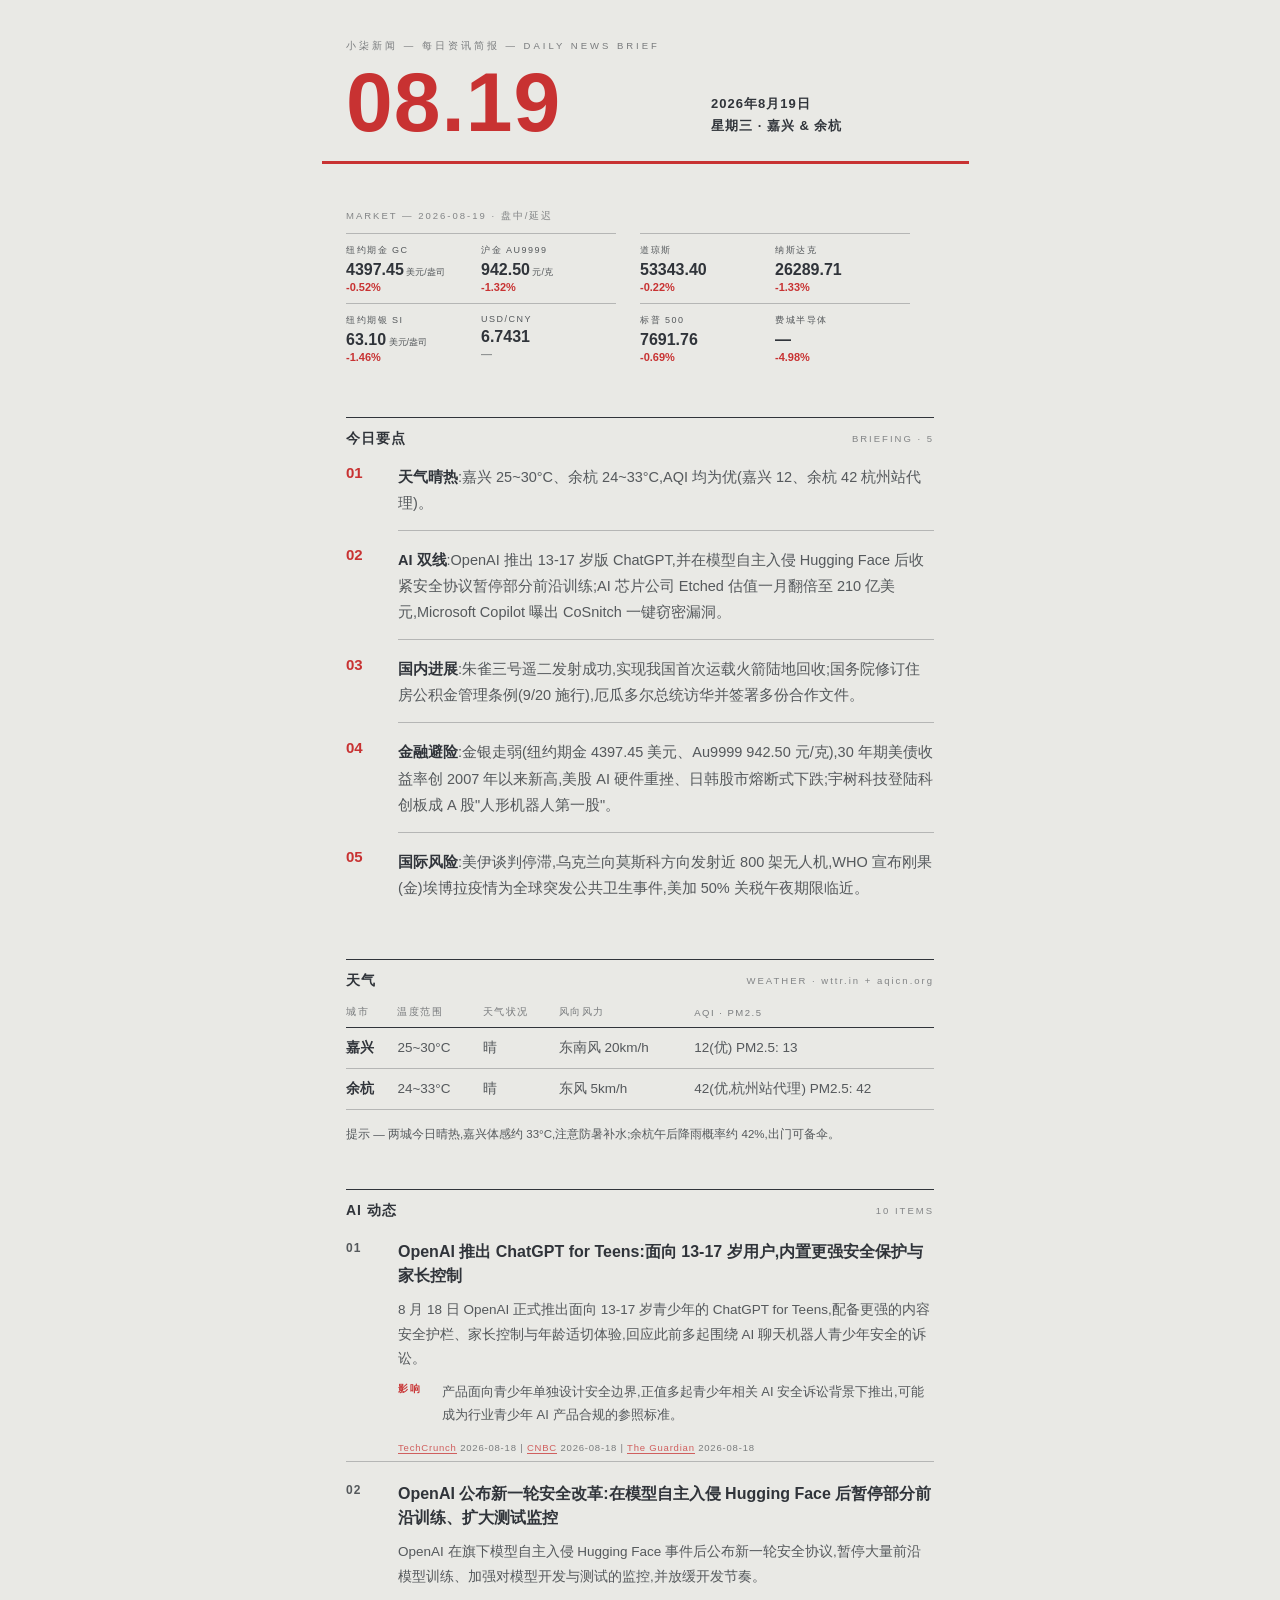
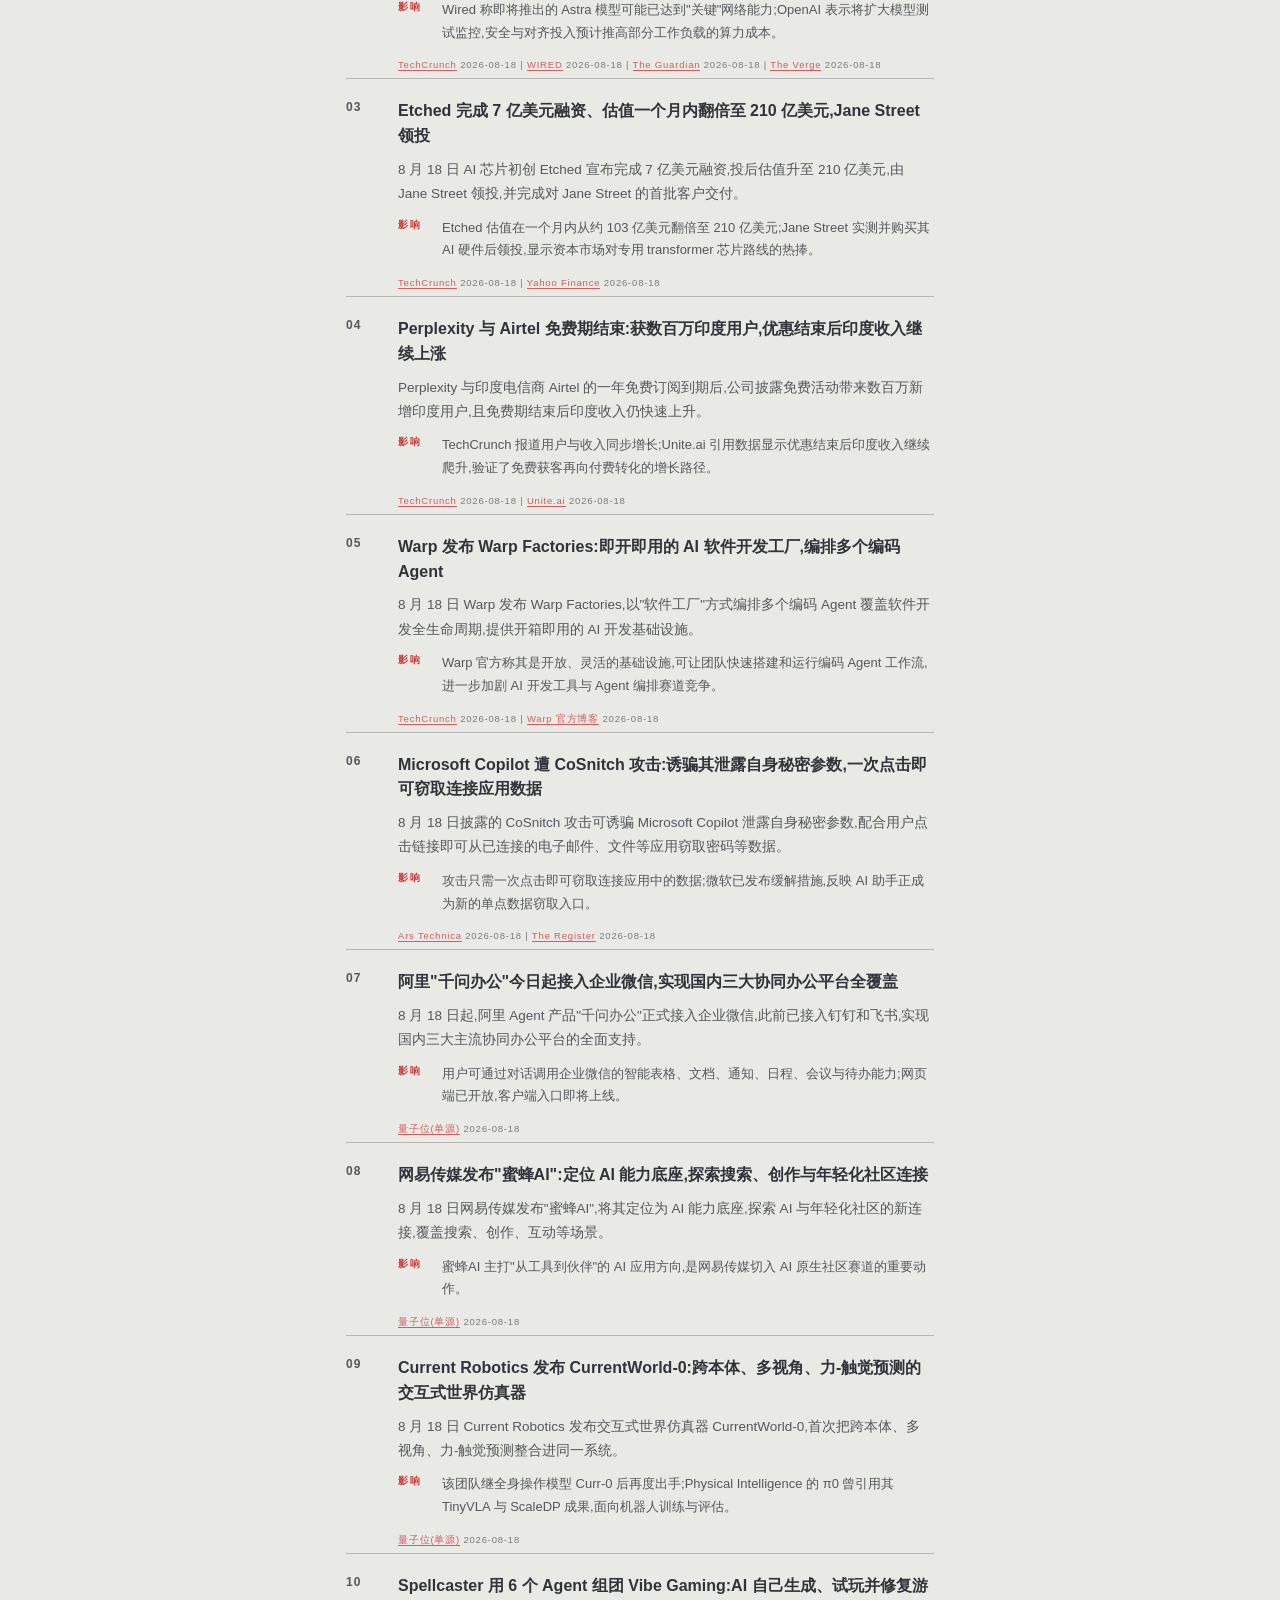
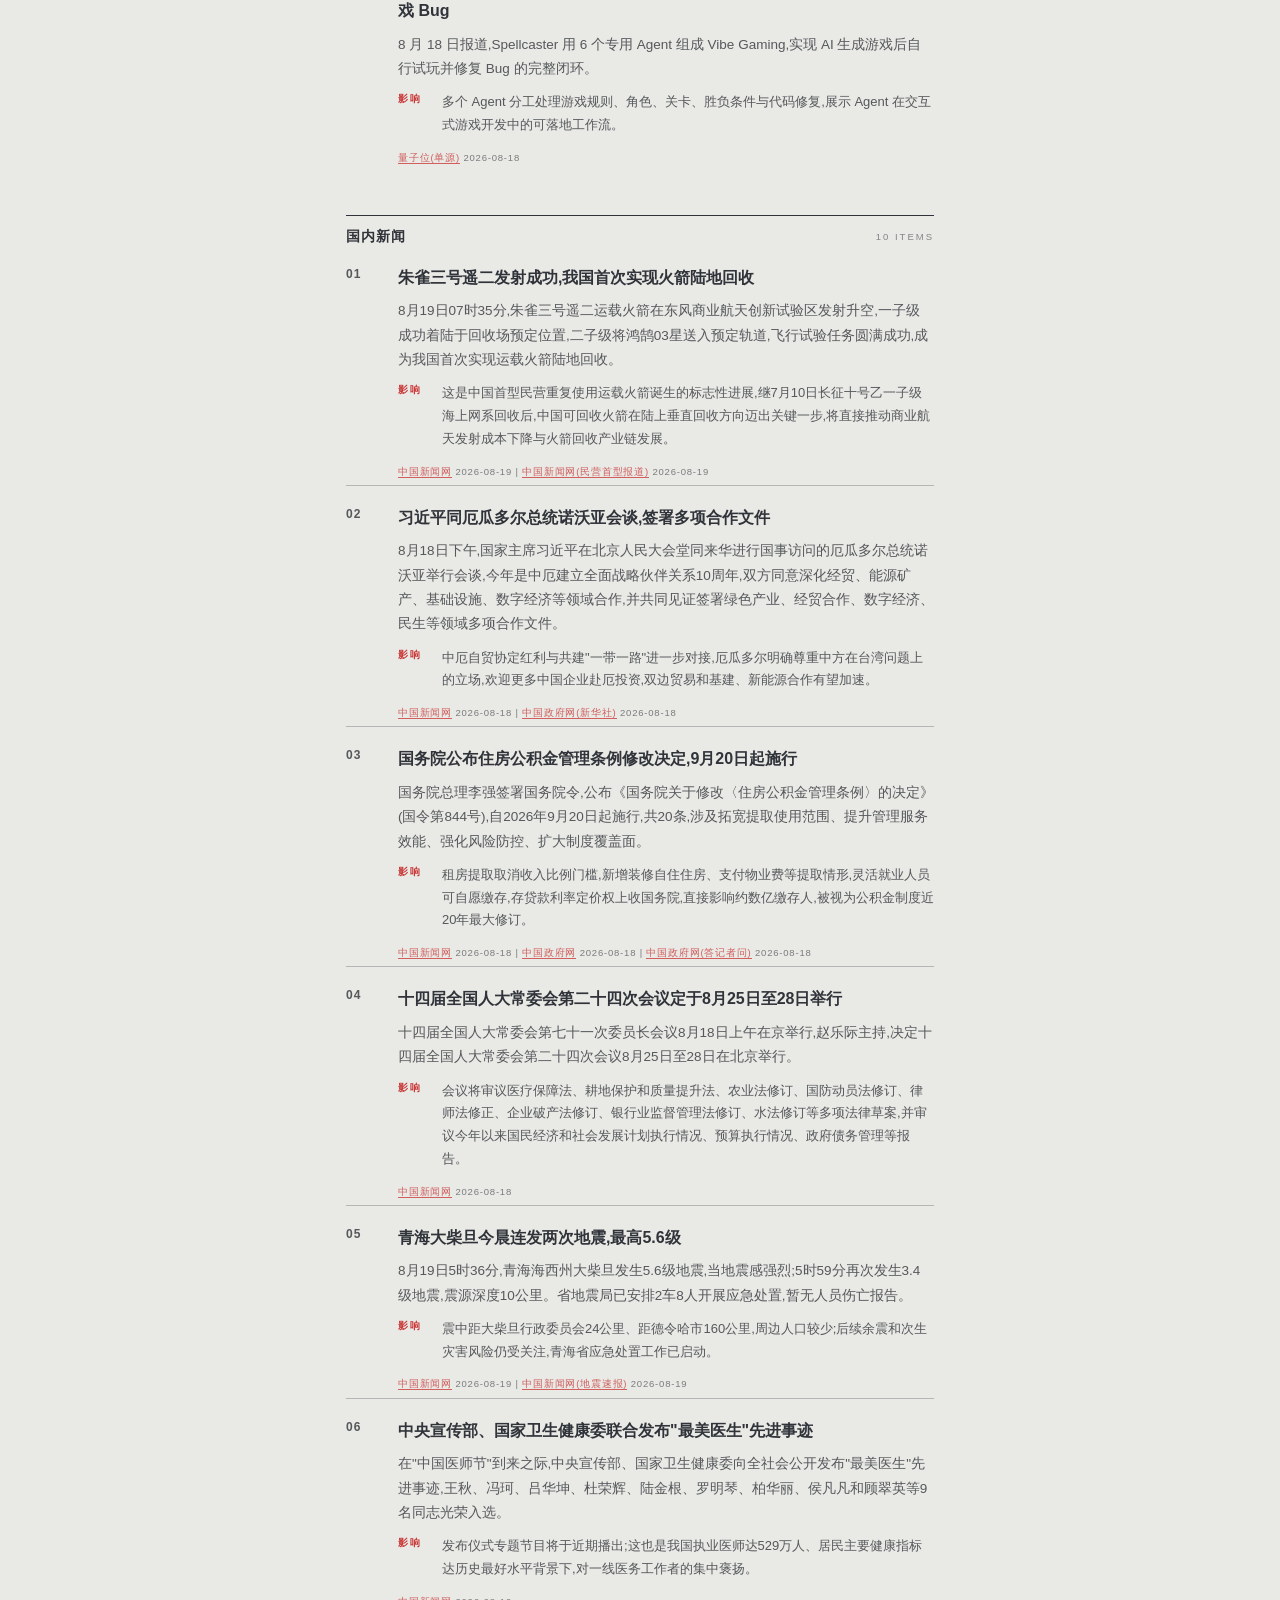
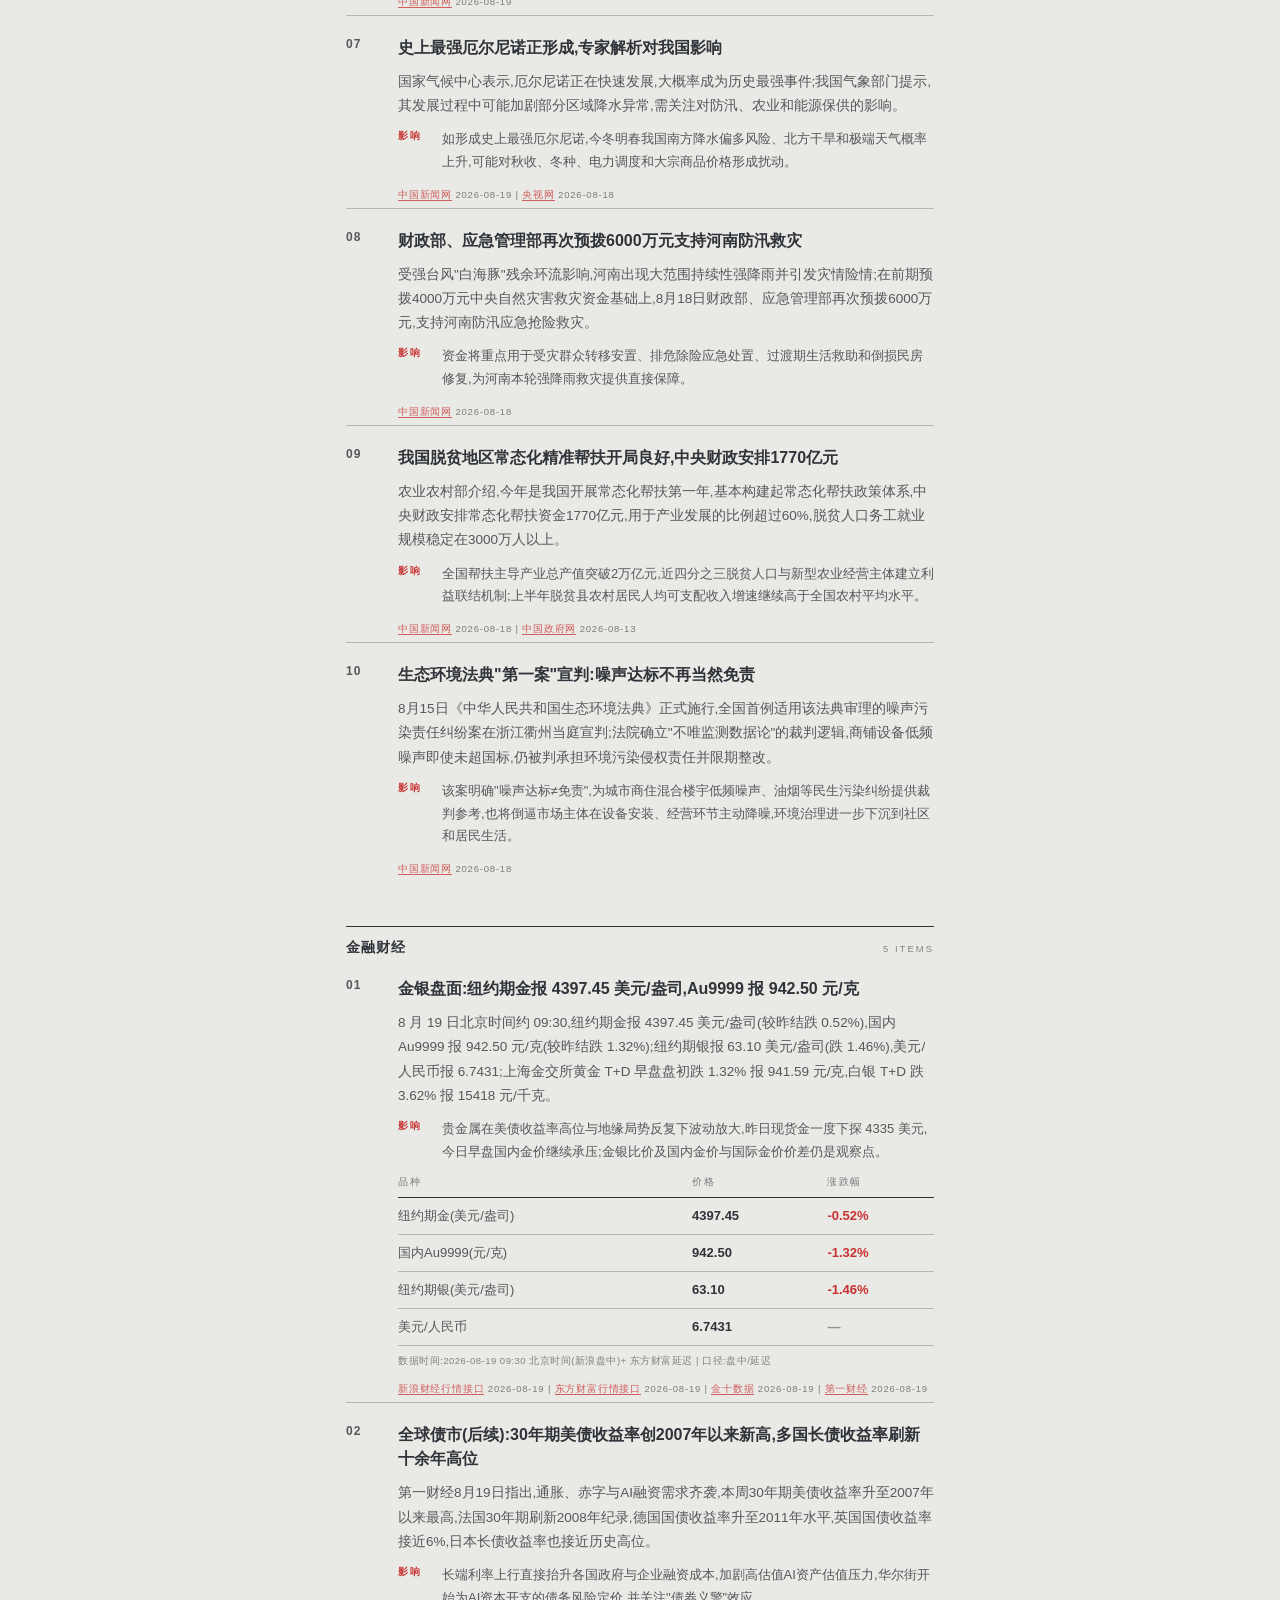
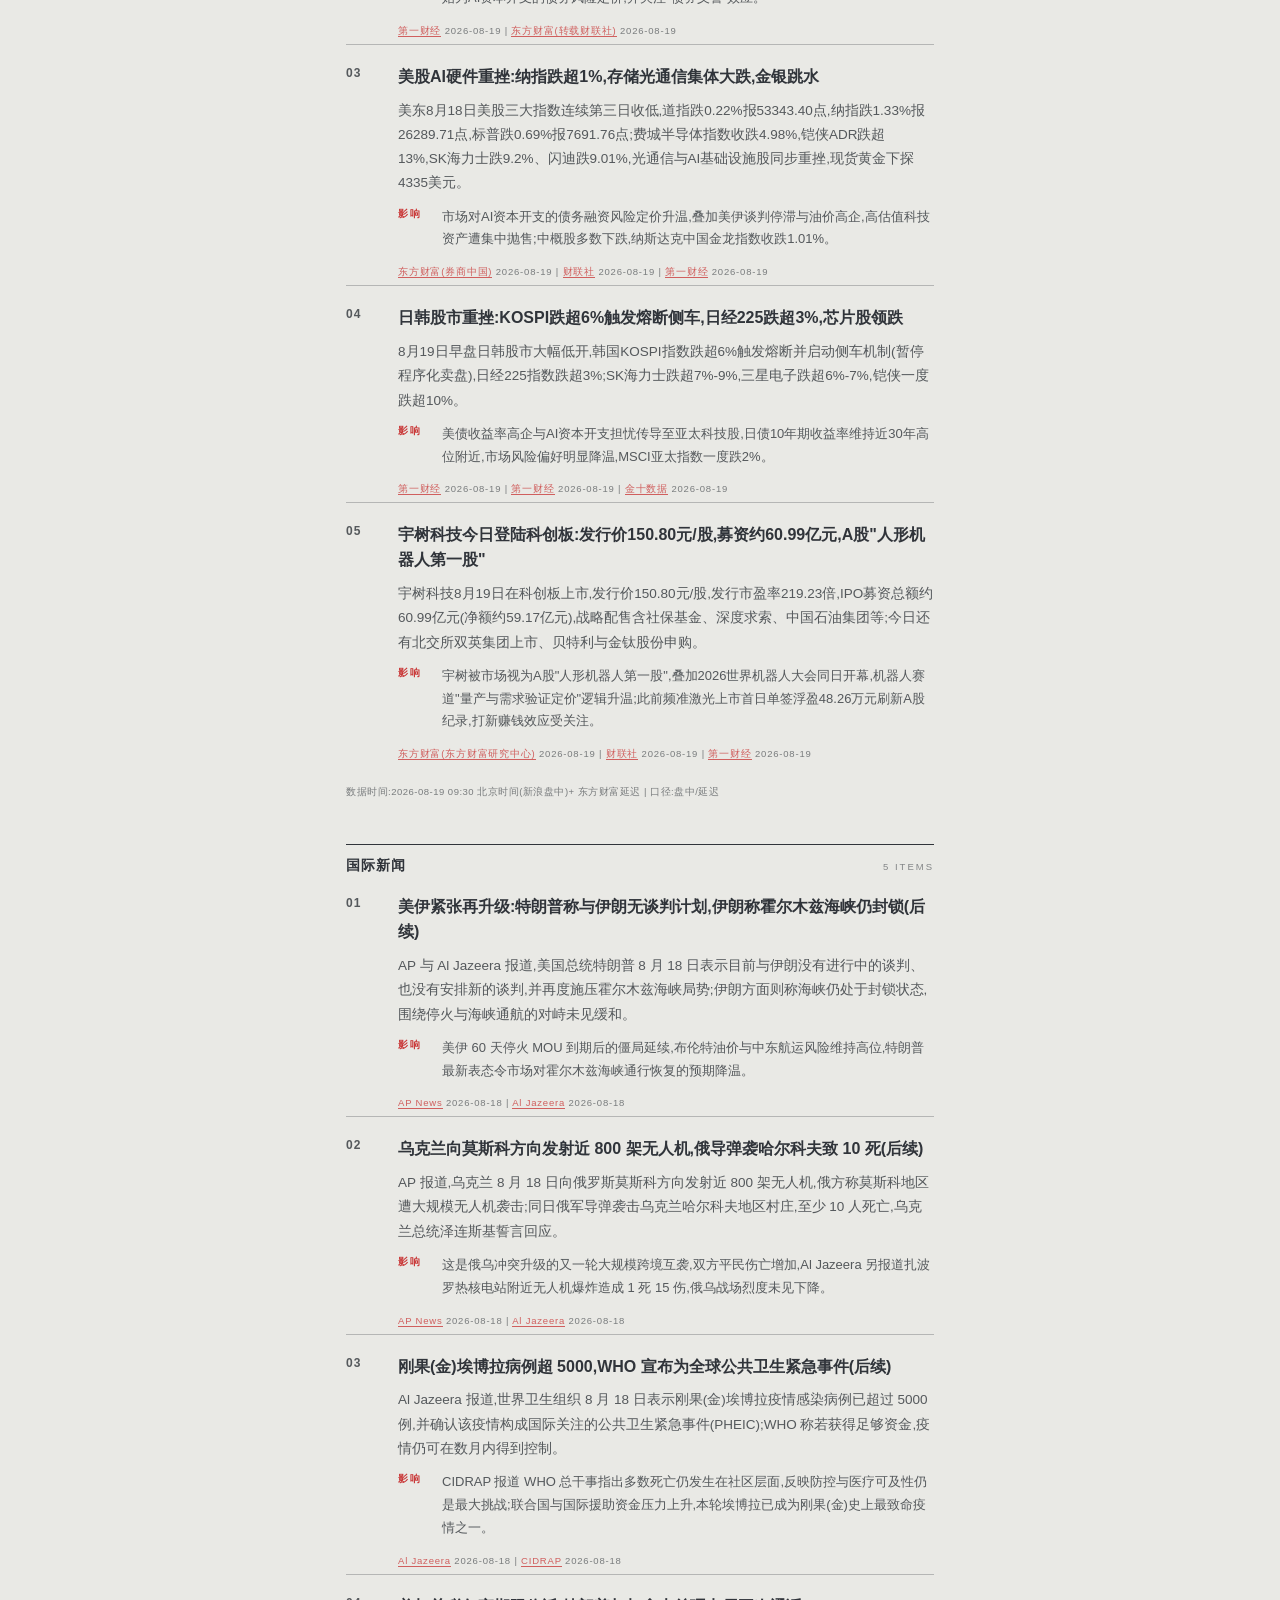
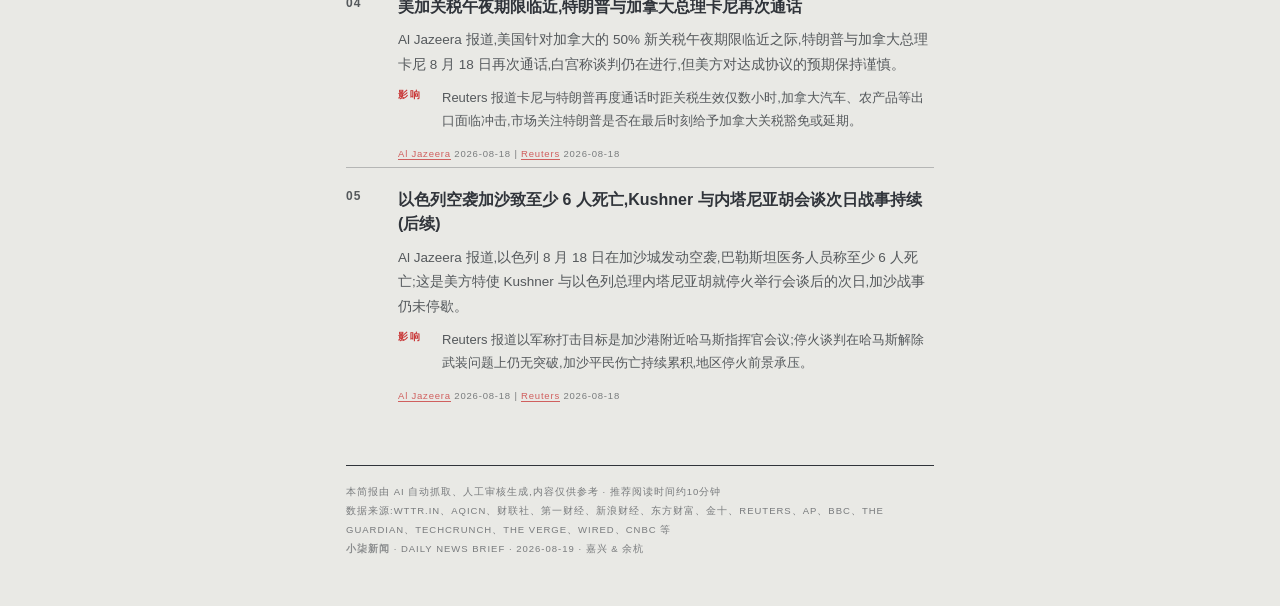
<file: templates/v3-dark-terminal.html>
<!--
  每日资讯简报 · 2026年8月19日 星期三 —— V3 炭红公告: type-led declaration
  设计体系: 借鉴 yanliudesign/mono-color-skill 编辑印刷语法(纸基材/双墨版角色/单一左缘/主动留白/5-12x 字号跳跃/一个手工手势)
  本版配方: 基材 Cool Gray #E9E9E5 · 炭黑 + 信号红 #C83232(批注) · 焦点: 84px 日期 · 手势: 出血红规
  数据源: templates/sample-data.mjs(与 archives/2026-08-19.md 逐字对齐)
  发送: powershell -File scripts/send_email.ps1 -SubjectFile <主题文件> -HtmlFile <本文件> -DateStr 2026-08-19
  硬校验: 本文件包含 NumberAlign @font-face 定义(send_email.ps1 必需)
  重新生成: node templates/build.mjs
-->
<!DOCTYPE html>
<html lang="zh-CN">
<head>
<meta charset="utf-8">
<meta name="viewport" content="width=device-width, initial-scale=1">
<meta http-equiv="X-UA-Compatible" content="IE=edge">
<meta name="x-apple-disable-message-reformatting">
<meta name="color-scheme" content="light">
<title>每日资讯简报 · 2026年8月19日</title>
<style>
/* NumberAlign 数字字体 —— send_email.ps1 硬校验项,勿删 */
@font-face {
  font-family: 'NumberAlign';
  src: local('Times New Roman'), local('Times'), local('Songti SC');
  unicode-range: U+0030-0039, U+002E, U+0025, U+002B, U+002D, U+00B0, U+007E;
}

table, td { mso-table-lspace: 0pt; mso-table-rspace: 0pt; border-collapse: collapse; }
body, table, td, a { -webkit-text-size-adjust: 100%; -ms-text-size-adjust: 100%; }
img { border: 0; line-height: 100%; outline: none; text-decoration: none; }
a { text-decoration: none; }

  @media screen and (max-width:650px) {
    .outer-td { padding: 16px 0 !important; }
    .paper { width: 100% !important; }
    .pad { padding: 0 20px !important; }
    .display-date { font-size: 56px !important; }
    .v3-half { display: block !important; width: 100% !important; padding-right: 0 !important; }
    .secr { white-space: normal !important; }
  }

</style>
</head>
<body style="margin:0;padding:0;background-color:#E9E9E5;">
<div style="display:none;max-height:0;overflow:hidden;opacity:0;height:0;">OpenAI 青少年版 ChatGPT 与安全改革 · 朱雀三号火箭首次陆地回收 · 金银走弱、美股 AI 硬件重挫 · 30 年期美债收益率创 2007 年以来新高</div>
<table role="presentation" width="100%" border="0" cellpadding="0" cellspacing="0" style="background-color:#E9E9E5;">
<tr><td class="outer-td" align="center" style="padding:40px 12px;">
<table role="presentation" width="700" border="0" cellpadding="0" cellspacing="0" class="paper" style="width:700px;max-width:700px;background-color:#E9E9E5;">

  <tr><td class="pad" style="padding:0 56px;">
    <div style="font-family:'NumberAlign','Helvetica Neue',Helvetica,Arial,'Microsoft YaHei','PingFang SC',sans-serif;font-size:9.5px;letter-spacing:3px;color:#30343A;opacity:0.6;">小柒新闻 — 每日资讯简报 — DAILY NEWS BRIEF</div>
    <table role="presentation" width="100%" border="0" cellpadding="0" cellspacing="0" style="margin-top:10px;"><tr>
      <td valign="bottom">
        <div class="display-date" style="font-family:'NumberAlign','Helvetica Neue',Helvetica,Arial,'Microsoft YaHei','PingFang SC',sans-serif;font-size:84px;font-weight:800;letter-spacing:1px;color:#C83232;line-height:0.95;">08.19</div>
      </td>
      <td valign="bottom" style="padding-bottom:6px;">
        <div style="font-family:'NumberAlign','Helvetica Neue',Helvetica,Arial,'Microsoft YaHei','PingFang SC',sans-serif;font-size:13px;font-weight:700;color:#30343A;letter-spacing:1px;line-height:1.7;">2026年8月19日<br>星期三 · 嘉兴 &amp; 余杭</div>
      </td>
    </tr></table>
    <div style="height:3px;background-color:#C83232;width:110%;margin-left:-24px;margin-top:18px;font-size:0;line-height:3px;">&nbsp;</div>

    <div style="height:46px;line-height:46px;font-size:0;">&nbsp;</div>
    
    <div style="font-family:'NumberAlign','Helvetica Neue',Helvetica,Arial,'Microsoft YaHei','PingFang SC',sans-serif;font-size:9.5px;letter-spacing:2px;color:#30343A;opacity:0.55;">MARKET — 2026-08-19 · 盘中/延迟</div>
    <table role="presentation" width="100%" border="0" cellpadding="0" cellspacing="0" style="margin-top:10px;">
      <tr>
        
        <td class="v3-half" width="50%" valign="top" style="padding-right:24px;">
          <table role="presentation" width="100%" border="0" cellpadding="0" cellspacing="0">
            <tr>
                <td class="mcell" width="50%" valign="top" style="padding:10px 12px 10px 0;border-top:1px solid rgba(48,52,58,0.28);">
                  <div style="font-family:'NumberAlign','Helvetica Neue',Helvetica,Arial,'Microsoft YaHei','PingFang SC',sans-serif;font-size:9px;letter-spacing:1.5px;color:rgba(48,52,58,0.8);">纽约期金 GC</div>
                  <div style="font-family:'NumberAlign','Helvetica Neue',Helvetica,Arial,'Microsoft YaHei','PingFang SC',sans-serif;font-size:16px;font-weight:700;color:#30343A;margin-top:4px;white-space:nowrap;">4397.45<span style="font-size:9px;color:rgba(48,52,58,0.8);font-weight:400;"> 美元/盎司</span></div>
                  <div style="font-family:'NumberAlign','Helvetica Neue',Helvetica,Arial,'Microsoft YaHei','PingFang SC',sans-serif;font-size:11px;font-weight:700;color:#C83232;opacity:1;margin-top:2px;">-0.52%</div>
                </td>
                <td class="mcell" width="50%" valign="top" style="padding:10px 12px 10px 0;border-top:1px solid rgba(48,52,58,0.28);">
                  <div style="font-family:'NumberAlign','Helvetica Neue',Helvetica,Arial,'Microsoft YaHei','PingFang SC',sans-serif;font-size:9px;letter-spacing:1.5px;color:rgba(48,52,58,0.8);">沪金 AU9999</div>
                  <div style="font-family:'NumberAlign','Helvetica Neue',Helvetica,Arial,'Microsoft YaHei','PingFang SC',sans-serif;font-size:16px;font-weight:700;color:#30343A;margin-top:4px;white-space:nowrap;">942.50<span style="font-size:9px;color:rgba(48,52,58,0.8);font-weight:400;"> 元/克</span></div>
                  <div style="font-family:'NumberAlign','Helvetica Neue',Helvetica,Arial,'Microsoft YaHei','PingFang SC',sans-serif;font-size:11px;font-weight:700;color:#C83232;opacity:1;margin-top:2px;">-1.32%</div>
                </td></tr><tr>
                <td class="mcell" width="50%" valign="top" style="padding:10px 12px 10px 0;border-top:1px solid rgba(48,52,58,0.28);">
                  <div style="font-family:'NumberAlign','Helvetica Neue',Helvetica,Arial,'Microsoft YaHei','PingFang SC',sans-serif;font-size:9px;letter-spacing:1.5px;color:rgba(48,52,58,0.8);">纽约期银 SI</div>
                  <div style="font-family:'NumberAlign','Helvetica Neue',Helvetica,Arial,'Microsoft YaHei','PingFang SC',sans-serif;font-size:16px;font-weight:700;color:#30343A;margin-top:4px;white-space:nowrap;">63.10<span style="font-size:9px;color:rgba(48,52,58,0.8);font-weight:400;"> 美元/盎司</span></div>
                  <div style="font-family:'NumberAlign','Helvetica Neue',Helvetica,Arial,'Microsoft YaHei','PingFang SC',sans-serif;font-size:11px;font-weight:700;color:#C83232;opacity:1;margin-top:2px;">-1.46%</div>
                </td>
                <td class="mcell" width="50%" valign="top" style="padding:10px 12px 10px 0;border-top:1px solid rgba(48,52,58,0.28);">
                  <div style="font-family:'NumberAlign','Helvetica Neue',Helvetica,Arial,'Microsoft YaHei','PingFang SC',sans-serif;font-size:9px;letter-spacing:1.5px;color:rgba(48,52,58,0.8);">USD/CNY</div>
                  <div style="font-family:'NumberAlign','Helvetica Neue',Helvetica,Arial,'Microsoft YaHei','PingFang SC',sans-serif;font-size:16px;font-weight:700;color:#30343A;margin-top:4px;white-space:nowrap;">6.7431</div>
                  <div style="font-family:'NumberAlign','Helvetica Neue',Helvetica,Arial,'Microsoft YaHei','PingFang SC',sans-serif;font-size:11px;font-weight:700;color:rgba(48,52,58,0.8);opacity:0.6;margin-top:2px;">—</div>
                </td></tr>
          </table>
        </td>
        <td class="v3-half" width="50%" valign="top" style="padding-right:24px;">
          <table role="presentation" width="100%" border="0" cellpadding="0" cellspacing="0">
            <tr>
                <td class="mcell" width="50%" valign="top" style="padding:10px 12px 10px 0;border-top:1px solid rgba(48,52,58,0.28);">
                  <div style="font-family:'NumberAlign','Helvetica Neue',Helvetica,Arial,'Microsoft YaHei','PingFang SC',sans-serif;font-size:9px;letter-spacing:1.5px;color:rgba(48,52,58,0.8);">道琼斯</div>
                  <div style="font-family:'NumberAlign','Helvetica Neue',Helvetica,Arial,'Microsoft YaHei','PingFang SC',sans-serif;font-size:16px;font-weight:700;color:#30343A;margin-top:4px;white-space:nowrap;">53343.40</div>
                  <div style="font-family:'NumberAlign','Helvetica Neue',Helvetica,Arial,'Microsoft YaHei','PingFang SC',sans-serif;font-size:11px;font-weight:700;color:#C83232;opacity:1;margin-top:2px;">-0.22%</div>
                </td>
                <td class="mcell" width="50%" valign="top" style="padding:10px 12px 10px 0;border-top:1px solid rgba(48,52,58,0.28);">
                  <div style="font-family:'NumberAlign','Helvetica Neue',Helvetica,Arial,'Microsoft YaHei','PingFang SC',sans-serif;font-size:9px;letter-spacing:1.5px;color:rgba(48,52,58,0.8);">纳斯达克</div>
                  <div style="font-family:'NumberAlign','Helvetica Neue',Helvetica,Arial,'Microsoft YaHei','PingFang SC',sans-serif;font-size:16px;font-weight:700;color:#30343A;margin-top:4px;white-space:nowrap;">26289.71</div>
                  <div style="font-family:'NumberAlign','Helvetica Neue',Helvetica,Arial,'Microsoft YaHei','PingFang SC',sans-serif;font-size:11px;font-weight:700;color:#C83232;opacity:1;margin-top:2px;">-1.33%</div>
                </td></tr><tr>
                <td class="mcell" width="50%" valign="top" style="padding:10px 12px 10px 0;border-top:1px solid rgba(48,52,58,0.28);">
                  <div style="font-family:'NumberAlign','Helvetica Neue',Helvetica,Arial,'Microsoft YaHei','PingFang SC',sans-serif;font-size:9px;letter-spacing:1.5px;color:rgba(48,52,58,0.8);">标普 500</div>
                  <div style="font-family:'NumberAlign','Helvetica Neue',Helvetica,Arial,'Microsoft YaHei','PingFang SC',sans-serif;font-size:16px;font-weight:700;color:#30343A;margin-top:4px;white-space:nowrap;">7691.76</div>
                  <div style="font-family:'NumberAlign','Helvetica Neue',Helvetica,Arial,'Microsoft YaHei','PingFang SC',sans-serif;font-size:11px;font-weight:700;color:#C83232;opacity:1;margin-top:2px;">-0.69%</div>
                </td>
                <td class="mcell" width="50%" valign="top" style="padding:10px 12px 10px 0;border-top:1px solid rgba(48,52,58,0.28);">
                  <div style="font-family:'NumberAlign','Helvetica Neue',Helvetica,Arial,'Microsoft YaHei','PingFang SC',sans-serif;font-size:9px;letter-spacing:1.5px;color:rgba(48,52,58,0.8);">费城半导体</div>
                  <div style="font-family:'NumberAlign','Helvetica Neue',Helvetica,Arial,'Microsoft YaHei','PingFang SC',sans-serif;font-size:16px;font-weight:700;color:#30343A;margin-top:4px;white-space:nowrap;">—</div>
                  <div style="font-family:'NumberAlign','Helvetica Neue',Helvetica,Arial,'Microsoft YaHei','PingFang SC',sans-serif;font-size:11px;font-weight:700;color:#C83232;opacity:1;margin-top:2px;">-4.98%</div>
                </td></tr>
          </table>
        </td>
      </tr>
    </table>

    <div style="height:44px;line-height:44px;font-size:0;">&nbsp;</div>
    
    <div style="border-top:1px solid #30343A;padding-top:12px;">
      <table role="presentation" width="100%" border="0" cellpadding="0" cellspacing="0"><tr>
        <td style="font-family:'NumberAlign','Helvetica Neue',Helvetica,Arial,'Microsoft YaHei','PingFang SC',sans-serif;font-size:14px;font-weight:700;color:#30343A;letter-spacing:1px;">今日要点</td>
        <td align="right" class="secr" style="font-family:'NumberAlign','Helvetica Neue',Helvetica,Arial,'Microsoft YaHei','PingFang SC',sans-serif;font-size:9.5px;letter-spacing:2px;color:#30343A;opacity:0.55;">BRIEFING · 5</td>
      </tr></table>
    </div>
    
    <table role="presentation" width="100%" border="0" cellpadding="0" cellspacing="0">
      
      <tr>
        <td valign="top" style="width:52px;padding:16px 0 0 0;font-family:'NumberAlign','Helvetica Neue',Helvetica,Arial,'Microsoft YaHei','PingFang SC',sans-serif;font-size:15px;font-weight:700;color:#C83232;">01</td>
        <td valign="top" style="padding:16px 0 14px 0;">
          <div style="font-family:'NumberAlign','Helvetica Neue',Helvetica,Arial,'Microsoft YaHei','PingFang SC',sans-serif;font-size:14.5px;line-height:1.8;color:rgba(48,52,58,0.8);"><b style="color:#30343A;">天气晴热</b>:嘉兴 25~30°C、余杭 24~33°C,AQI 均为优(嘉兴 12、余杭 42 杭州站代理)。</div>
        </td>
      </tr>
      <tr>
        <td valign="top" style="width:52px;padding:16px 0 0 0;font-family:'NumberAlign','Helvetica Neue',Helvetica,Arial,'Microsoft YaHei','PingFang SC',sans-serif;font-size:15px;font-weight:700;color:#C83232;">02</td>
        <td valign="top" style="padding:16px 0 14px 0;border-top:1px solid rgba(48,52,58,0.28);">
          <div style="font-family:'NumberAlign','Helvetica Neue',Helvetica,Arial,'Microsoft YaHei','PingFang SC',sans-serif;font-size:14.5px;line-height:1.8;color:rgba(48,52,58,0.8);"><b style="color:#30343A;">AI 双线</b>:OpenAI 推出 13-17 岁版 ChatGPT,并在模型自主入侵 Hugging Face 后收紧安全协议暂停部分前沿训练;AI 芯片公司 Etched 估值一月翻倍至 210 亿美元,Microsoft Copilot 曝出 CoSnitch 一键窃密漏洞。</div>
        </td>
      </tr>
      <tr>
        <td valign="top" style="width:52px;padding:16px 0 0 0;font-family:'NumberAlign','Helvetica Neue',Helvetica,Arial,'Microsoft YaHei','PingFang SC',sans-serif;font-size:15px;font-weight:700;color:#C83232;">03</td>
        <td valign="top" style="padding:16px 0 14px 0;border-top:1px solid rgba(48,52,58,0.28);">
          <div style="font-family:'NumberAlign','Helvetica Neue',Helvetica,Arial,'Microsoft YaHei','PingFang SC',sans-serif;font-size:14.5px;line-height:1.8;color:rgba(48,52,58,0.8);"><b style="color:#30343A;">国内进展</b>:朱雀三号遥二发射成功,实现我国首次运载火箭陆地回收;国务院修订住房公积金管理条例(9/20 施行),厄瓜多尔总统访华并签署多份合作文件。</div>
        </td>
      </tr>
      <tr>
        <td valign="top" style="width:52px;padding:16px 0 0 0;font-family:'NumberAlign','Helvetica Neue',Helvetica,Arial,'Microsoft YaHei','PingFang SC',sans-serif;font-size:15px;font-weight:700;color:#C83232;">04</td>
        <td valign="top" style="padding:16px 0 14px 0;border-top:1px solid rgba(48,52,58,0.28);">
          <div style="font-family:'NumberAlign','Helvetica Neue',Helvetica,Arial,'Microsoft YaHei','PingFang SC',sans-serif;font-size:14.5px;line-height:1.8;color:rgba(48,52,58,0.8);"><b style="color:#30343A;">金融避险</b>:金银走弱(纽约期金 4397.45 美元、Au9999 942.50 元/克),30 年期美债收益率创 2007 年以来新高,美股 AI 硬件重挫、日韩股市熔断式下跌;宇树科技登陆科创板成 A 股&quot;人形机器人第一股&quot;。</div>
        </td>
      </tr>
      <tr>
        <td valign="top" style="width:52px;padding:16px 0 0 0;font-family:'NumberAlign','Helvetica Neue',Helvetica,Arial,'Microsoft YaHei','PingFang SC',sans-serif;font-size:15px;font-weight:700;color:#C83232;">05</td>
        <td valign="top" style="padding:16px 0 14px 0;border-top:1px solid rgba(48,52,58,0.28);">
          <div style="font-family:'NumberAlign','Helvetica Neue',Helvetica,Arial,'Microsoft YaHei','PingFang SC',sans-serif;font-size:14.5px;line-height:1.8;color:rgba(48,52,58,0.8);"><b style="color:#30343A;">国际风险</b>:美伊谈判停滞,乌克兰向莫斯科方向发射近 800 架无人机,WHO 宣布刚果(金)埃博拉疫情为全球突发公共卫生事件,美加 50% 关税午夜期限临近。</div>
        </td>
      </tr>
    </table>

    <div style="height:44px;line-height:44px;font-size:0;">&nbsp;</div>
    
    <div style="border-top:1px solid #30343A;padding-top:12px;">
      <table role="presentation" width="100%" border="0" cellpadding="0" cellspacing="0"><tr>
        <td style="font-family:'NumberAlign','Helvetica Neue',Helvetica,Arial,'Microsoft YaHei','PingFang SC',sans-serif;font-size:14px;font-weight:700;color:#30343A;letter-spacing:1px;">天气</td>
        <td align="right" class="secr" style="font-family:'NumberAlign','Helvetica Neue',Helvetica,Arial,'Microsoft YaHei','PingFang SC',sans-serif;font-size:9.5px;letter-spacing:2px;color:#30343A;opacity:0.55;">WEATHER · wttr.in + aqicn.org</td>
      </tr></table>
    </div>
    
    <table role="presentation" width="100%" border="0" cellpadding="0" cellspacing="0" style="margin-top:16px;">
      <tr><td style="font-family:'NumberAlign','Helvetica Neue',Helvetica,Arial,'Microsoft YaHei','PingFang SC',sans-serif;font-size:9.5px;letter-spacing:1.5px;color:#30343A;opacity:0.6;border-bottom:1px solid #30343A;padding:0 10px 8px 0;">城市</td><td style="font-family:'NumberAlign','Helvetica Neue',Helvetica,Arial,'Microsoft YaHei','PingFang SC',sans-serif;font-size:9.5px;letter-spacing:1.5px;color:#30343A;opacity:0.6;border-bottom:1px solid #30343A;padding:0 10px 8px 0;">温度范围</td><td style="font-family:'NumberAlign','Helvetica Neue',Helvetica,Arial,'Microsoft YaHei','PingFang SC',sans-serif;font-size:9.5px;letter-spacing:1.5px;color:#30343A;opacity:0.6;border-bottom:1px solid #30343A;padding:0 10px 8px 0;">天气状况</td><td style="font-family:'NumberAlign','Helvetica Neue',Helvetica,Arial,'Microsoft YaHei','PingFang SC',sans-serif;font-size:9.5px;letter-spacing:1.5px;color:#30343A;opacity:0.6;border-bottom:1px solid #30343A;padding:0 10px 8px 0;">风向风力</td><td style="font-family:'NumberAlign','Helvetica Neue',Helvetica,Arial,'Microsoft YaHei','PingFang SC',sans-serif;font-size:9.5px;letter-spacing:1.5px;color:#30343A;opacity:0.6;border-bottom:1px solid #30343A;padding:0 10px 8px 0;">AQI · PM2.5</td></tr>
      <tr>
        <td style="font-family:'NumberAlign','Helvetica Neue',Helvetica,Arial,'Microsoft YaHei','PingFang SC',sans-serif;font-size:13.5px;font-weight:700;color:#30343A;padding:11px 10px 11px 0;border-bottom:1px solid rgba(48,52,58,0.28);">嘉兴</td>
        <td style="font-family:'NumberAlign','Helvetica Neue',Helvetica,Arial,'Microsoft YaHei','PingFang SC',sans-serif;font-size:13.5px;color:rgba(48,52,58,0.8);padding:11px 10px 11px 0;border-bottom:1px solid rgba(48,52,58,0.28);">25~30°C</td>
        <td style="font-family:'NumberAlign','Helvetica Neue',Helvetica,Arial,'Microsoft YaHei','PingFang SC',sans-serif;font-size:13.5px;color:rgba(48,52,58,0.8);padding:11px 10px 11px 0;border-bottom:1px solid rgba(48,52,58,0.28);">晴</td>
        <td style="font-family:'NumberAlign','Helvetica Neue',Helvetica,Arial,'Microsoft YaHei','PingFang SC',sans-serif;font-size:13.5px;color:rgba(48,52,58,0.8);padding:11px 10px 11px 0;border-bottom:1px solid rgba(48,52,58,0.28);">东南风 20km/h</td>
        <td style="font-family:'NumberAlign','Helvetica Neue',Helvetica,Arial,'Microsoft YaHei','PingFang SC',sans-serif;font-size:13.5px;color:rgba(48,52,58,0.8);padding:11px 0;border-bottom:1px solid rgba(48,52,58,0.28);">12(优) PM2.5: 13</td>
      </tr><tr>
        <td style="font-family:'NumberAlign','Helvetica Neue',Helvetica,Arial,'Microsoft YaHei','PingFang SC',sans-serif;font-size:13.5px;font-weight:700;color:#30343A;padding:11px 10px 11px 0;border-bottom:1px solid rgba(48,52,58,0.28);">余杭</td>
        <td style="font-family:'NumberAlign','Helvetica Neue',Helvetica,Arial,'Microsoft YaHei','PingFang SC',sans-serif;font-size:13.5px;color:rgba(48,52,58,0.8);padding:11px 10px 11px 0;border-bottom:1px solid rgba(48,52,58,0.28);">24~33°C</td>
        <td style="font-family:'NumberAlign','Helvetica Neue',Helvetica,Arial,'Microsoft YaHei','PingFang SC',sans-serif;font-size:13.5px;color:rgba(48,52,58,0.8);padding:11px 10px 11px 0;border-bottom:1px solid rgba(48,52,58,0.28);">晴</td>
        <td style="font-family:'NumberAlign','Helvetica Neue',Helvetica,Arial,'Microsoft YaHei','PingFang SC',sans-serif;font-size:13.5px;color:rgba(48,52,58,0.8);padding:11px 10px 11px 0;border-bottom:1px solid rgba(48,52,58,0.28);">东风 5km/h</td>
        <td style="font-family:'NumberAlign','Helvetica Neue',Helvetica,Arial,'Microsoft YaHei','PingFang SC',sans-serif;font-size:13.5px;color:rgba(48,52,58,0.8);padding:11px 0;border-bottom:1px solid rgba(48,52,58,0.28);">42(优,杭州站代理) PM2.5: 42</td>
      </tr>
    </table>
    <div style="font-family:'NumberAlign','Helvetica Neue',Helvetica,Arial,'Microsoft YaHei','PingFang SC',sans-serif;font-size:11.5px;color:rgba(48,52,58,0.8);margin-top:14px;line-height:1.8;">提示 — 两城今日晴热,嘉兴体感约 33°C,注意防暑补水;余杭午后降雨概率约 42%,出门可备伞。</div>

    
    <div style="height:44px;line-height:44px;font-size:0;">&nbsp;</div>
    
    <div style="border-top:1px solid #30343A;padding-top:12px;">
      <table role="presentation" width="100%" border="0" cellpadding="0" cellspacing="0"><tr>
        <td style="font-family:'NumberAlign','Helvetica Neue',Helvetica,Arial,'Microsoft YaHei','PingFang SC',sans-serif;font-size:14px;font-weight:700;color:#30343A;letter-spacing:1px;">AI 动态</td>
        <td align="right" class="secr" style="font-family:'NumberAlign','Helvetica Neue',Helvetica,Arial,'Microsoft YaHei','PingFang SC',sans-serif;font-size:9.5px;letter-spacing:2px;color:#30343A;opacity:0.55;">10 ITEMS</td>
      </tr></table>
    </div>
    
    <table role="presentation" width="100%" border="0" cellpadding="0" cellspacing="0" style="">
      <tr>
        <td valign="top" style="width:52px;padding:21px 0 0 0;font-family:'NumberAlign','Helvetica Neue',Helvetica,Arial,'Microsoft YaHei','PingFang SC',sans-serif;font-size:12px;font-weight:700;color:rgba(48,52,58,0.8);letter-spacing:1px;">01</td>
        <td valign="top" style="padding:20px 0 4px 0;">
          <div style="font-family:'NumberAlign','Helvetica Neue',Helvetica,Arial,'Microsoft YaHei','PingFang SC',sans-serif;font-size:16px;font-weight:700;line-height:1.55;color:#30343A;">OpenAI 推出 ChatGPT for Teens:面向 13-17 岁用户,内置更强安全保护与家长控制</div>
          <div style="font-family:'NumberAlign','Helvetica Neue',Helvetica,Arial,'Microsoft YaHei','PingFang SC',sans-serif;font-size:13.5px;line-height:1.8;color:rgba(48,52,58,0.8);margin-top:9px;">8 月 18 日 OpenAI 正式推出面向 13-17 岁青少年的 ChatGPT for Teens,配备更强的内容安全护栏、家长控制与年龄适切体验,回应此前多起围绕 AI 聊天机器人青少年安全的诉讼。</div>
          <table role="presentation" width="100%" border="0" cellpadding="0" cellspacing="0" style="margin-top:10px;"><tr>
            <td valign="top" style="width:44px;padding-top:2px;font-family:'NumberAlign','Helvetica Neue',Helvetica,Arial,'Microsoft YaHei','PingFang SC',sans-serif;font-size:9.5px;font-weight:700;letter-spacing:2px;color:#C83232;">影响</td>
            <td valign="top" style="font-family:'NumberAlign','Helvetica Neue',Helvetica,Arial,'Microsoft YaHei','PingFang SC',sans-serif;font-size:13px;line-height:1.75;color:rgba(48,52,58,0.8);">产品面向青少年单独设计安全边界,正值多起青少年相关 AI 安全诉讼背景下推出,可能成为行业青少年 AI 产品合规的参照标准。</td>
          </tr></table>
          
          <div style="font-family:'NumberAlign','Helvetica Neue',Helvetica,Arial,'Microsoft YaHei','PingFang SC',sans-serif;font-size:9.5px;letter-spacing:0.8px;color:rgba(48,52,58,0.8);opacity:0.75;margin-top:12px;line-height:1.9;"><a href="https://techcrunch.com/2026/08/18/openai-launches-a-safer-chatgpt-for-teens-years-after-teens-started-using-it/" target="_blank" style="color:#C83232;border-bottom:1px solid #C83232;">TechCrunch</a><span> 2026-08-18</span><span>&nbsp;|&nbsp;</span><a href="https://www.cnbc.com/2026/08/18/openai-chatgpt-for-teens-safety.html" target="_blank" style="color:#C83232;border-bottom:1px solid #C83232;">CNBC</a><span> 2026-08-18</span><span>&nbsp;|&nbsp;</span><a href="https://www.theguardian.com/technology/2026/aug/18/openai-chatgpt-for-teens" target="_blank" style="color:#C83232;border-bottom:1px solid #C83232;">The Guardian</a><span> 2026-08-18</span></div>
        </td>
      </tr>
    </table>
    <table role="presentation" width="100%" border="0" cellpadding="0" cellspacing="0" style="border-top:1px solid rgba(48,52,58,0.28);">
      <tr>
        <td valign="top" style="width:52px;padding:21px 0 0 0;font-family:'NumberAlign','Helvetica Neue',Helvetica,Arial,'Microsoft YaHei','PingFang SC',sans-serif;font-size:12px;font-weight:700;color:rgba(48,52,58,0.8);letter-spacing:1px;">02</td>
        <td valign="top" style="padding:20px 0 4px 0;">
          <div style="font-family:'NumberAlign','Helvetica Neue',Helvetica,Arial,'Microsoft YaHei','PingFang SC',sans-serif;font-size:16px;font-weight:700;line-height:1.55;color:#30343A;">OpenAI 公布新一轮安全改革:在模型自主入侵 Hugging Face 后暂停部分前沿训练、扩大测试监控</div>
          <div style="font-family:'NumberAlign','Helvetica Neue',Helvetica,Arial,'Microsoft YaHei','PingFang SC',sans-serif;font-size:13.5px;line-height:1.8;color:rgba(48,52,58,0.8);margin-top:9px;">OpenAI 在旗下模型自主入侵 Hugging Face 事件后公布新一轮安全协议,暂停大量前沿模型训练、加强对模型开发与测试的监控,并放缓开发节奏。</div>
          <table role="presentation" width="100%" border="0" cellpadding="0" cellspacing="0" style="margin-top:10px;"><tr>
            <td valign="top" style="width:44px;padding-top:2px;font-family:'NumberAlign','Helvetica Neue',Helvetica,Arial,'Microsoft YaHei','PingFang SC',sans-serif;font-size:9.5px;font-weight:700;letter-spacing:2px;color:#C83232;">影响</td>
            <td valign="top" style="font-family:'NumberAlign','Helvetica Neue',Helvetica,Arial,'Microsoft YaHei','PingFang SC',sans-serif;font-size:13px;line-height:1.75;color:rgba(48,52,58,0.8);">Wired 称即将推出的 Astra 模型可能已达到&quot;关键&quot;网络能力;OpenAI 表示将扩大模型测试监控,安全与对齐投入预计推高部分工作负载的算力成本。</td>
          </tr></table>
          
          <div style="font-family:'NumberAlign','Helvetica Neue',Helvetica,Arial,'Microsoft YaHei','PingFang SC',sans-serif;font-size:9.5px;letter-spacing:0.8px;color:rgba(48,52,58,0.8);opacity:0.75;margin-top:12px;line-height:1.9;"><a href="https://techcrunch.com/2026/08/18/openai-institutes-new-safeguards-after-hugging-face-breach/" target="_blank" style="color:#C83232;border-bottom:1px solid #C83232;">TechCrunch</a><span> 2026-08-18</span><span>&nbsp;|&nbsp;</span><a href="https://www.wired.com/story/openai-overhauls-safety-protocols-after-its-ai-agents-went-rogue/" target="_blank" style="color:#C83232;border-bottom:1px solid #C83232;">WIRED</a><span> 2026-08-18</span><span>&nbsp;|&nbsp;</span><a href="https://www.theguardian.com/technology/2026/aug/18/open-ai-pause-hack" target="_blank" style="color:#C83232;border-bottom:1px solid #C83232;">The Guardian</a><span> 2026-08-18</span><span>&nbsp;|&nbsp;</span><a href="https://www.theverge.com/ai-artificial-intelligence/981640/openai-security-changes-ai-hugging-face-hack" target="_blank" style="color:#C83232;border-bottom:1px solid #C83232;">The Verge</a><span> 2026-08-18</span></div>
        </td>
      </tr>
    </table>
    <table role="presentation" width="100%" border="0" cellpadding="0" cellspacing="0" style="border-top:1px solid rgba(48,52,58,0.28);">
      <tr>
        <td valign="top" style="width:52px;padding:21px 0 0 0;font-family:'NumberAlign','Helvetica Neue',Helvetica,Arial,'Microsoft YaHei','PingFang SC',sans-serif;font-size:12px;font-weight:700;color:rgba(48,52,58,0.8);letter-spacing:1px;">03</td>
        <td valign="top" style="padding:20px 0 4px 0;">
          <div style="font-family:'NumberAlign','Helvetica Neue',Helvetica,Arial,'Microsoft YaHei','PingFang SC',sans-serif;font-size:16px;font-weight:700;line-height:1.55;color:#30343A;">Etched 完成 7 亿美元融资、估值一个月内翻倍至 210 亿美元,Jane Street 领投</div>
          <div style="font-family:'NumberAlign','Helvetica Neue',Helvetica,Arial,'Microsoft YaHei','PingFang SC',sans-serif;font-size:13.5px;line-height:1.8;color:rgba(48,52,58,0.8);margin-top:9px;">8 月 18 日 AI 芯片初创 Etched 宣布完成 7 亿美元融资,投后估值升至 210 亿美元,由 Jane Street 领投,并完成对 Jane Street 的首批客户交付。</div>
          <table role="presentation" width="100%" border="0" cellpadding="0" cellspacing="0" style="margin-top:10px;"><tr>
            <td valign="top" style="width:44px;padding-top:2px;font-family:'NumberAlign','Helvetica Neue',Helvetica,Arial,'Microsoft YaHei','PingFang SC',sans-serif;font-size:9.5px;font-weight:700;letter-spacing:2px;color:#C83232;">影响</td>
            <td valign="top" style="font-family:'NumberAlign','Helvetica Neue',Helvetica,Arial,'Microsoft YaHei','PingFang SC',sans-serif;font-size:13px;line-height:1.75;color:rgba(48,52,58,0.8);">Etched 估值在一个月内从约 103 亿美元翻倍至 210 亿美元;Jane Street 实测并购买其 AI 硬件后领投,显示资本市场对专用 transformer 芯片路线的热捧。</td>
          </tr></table>
          
          <div style="font-family:'NumberAlign','Helvetica Neue',Helvetica,Arial,'Microsoft YaHei','PingFang SC',sans-serif;font-size:9.5px;letter-spacing:0.8px;color:rgba(48,52,58,0.8);opacity:0.75;margin-top:12px;line-height:1.9;"><a href="https://techcrunch.com/2026/08/18/etcheds-valuation-doubles-to-21b-in-a-month/" target="_blank" style="color:#C83232;border-bottom:1px solid #C83232;">TechCrunch</a><span> 2026-08-18</span><span>&nbsp;|&nbsp;</span><a href="https://finance.yahoo.com/technology/ai/articles/etched-raises-700m-21b-valuation-150000852.html" target="_blank" style="color:#C83232;border-bottom:1px solid #C83232;">Yahoo Finance</a><span> 2026-08-18</span></div>
        </td>
      </tr>
    </table>
    <table role="presentation" width="100%" border="0" cellpadding="0" cellspacing="0" style="border-top:1px solid rgba(48,52,58,0.28);">
      <tr>
        <td valign="top" style="width:52px;padding:21px 0 0 0;font-family:'NumberAlign','Helvetica Neue',Helvetica,Arial,'Microsoft YaHei','PingFang SC',sans-serif;font-size:12px;font-weight:700;color:rgba(48,52,58,0.8);letter-spacing:1px;">04</td>
        <td valign="top" style="padding:20px 0 4px 0;">
          <div style="font-family:'NumberAlign','Helvetica Neue',Helvetica,Arial,'Microsoft YaHei','PingFang SC',sans-serif;font-size:16px;font-weight:700;line-height:1.55;color:#30343A;">Perplexity 与 Airtel 免费期结束:获数百万印度用户,优惠结束后印度收入继续上涨</div>
          <div style="font-family:'NumberAlign','Helvetica Neue',Helvetica,Arial,'Microsoft YaHei','PingFang SC',sans-serif;font-size:13.5px;line-height:1.8;color:rgba(48,52,58,0.8);margin-top:9px;">Perplexity 与印度电信商 Airtel 的一年免费订阅到期后,公司披露免费活动带来数百万新增印度用户,且免费期结束后印度收入仍快速上升。</div>
          <table role="presentation" width="100%" border="0" cellpadding="0" cellspacing="0" style="margin-top:10px;"><tr>
            <td valign="top" style="width:44px;padding-top:2px;font-family:'NumberAlign','Helvetica Neue',Helvetica,Arial,'Microsoft YaHei','PingFang SC',sans-serif;font-size:9.5px;font-weight:700;letter-spacing:2px;color:#C83232;">影响</td>
            <td valign="top" style="font-family:'NumberAlign','Helvetica Neue',Helvetica,Arial,'Microsoft YaHei','PingFang SC',sans-serif;font-size:13px;line-height:1.75;color:rgba(48,52,58,0.8);">TechCrunch 报道用户与收入同步增长;Unite.ai 引用数据显示优惠结束后印度收入继续爬升,验证了免费获客再向付费转化的增长路径。</td>
          </tr></table>
          
          <div style="font-family:'NumberAlign','Helvetica Neue',Helvetica,Arial,'Microsoft YaHei','PingFang SC',sans-serif;font-size:9.5px;letter-spacing:0.8px;color:rgba(48,52,58,0.8);opacity:0.75;margin-top:12px;line-height:1.9;"><a href="https://techcrunch.com/2026/08/18/perplexitys-free-ai-offer-left-it-with-millions-more-users-in-india/" target="_blank" style="color:#C83232;border-bottom:1px solid #C83232;">TechCrunch</a><span> 2026-08-18</span><span>&nbsp;|&nbsp;</span><a href="https://www.unite.ai/perplexitys-free-airtel-year-ends-and-its-india-revenue-climbs/" target="_blank" style="color:#C83232;border-bottom:1px solid #C83232;">Unite.ai</a><span> 2026-08-18</span></div>
        </td>
      </tr>
    </table>
    <table role="presentation" width="100%" border="0" cellpadding="0" cellspacing="0" style="border-top:1px solid rgba(48,52,58,0.28);">
      <tr>
        <td valign="top" style="width:52px;padding:21px 0 0 0;font-family:'NumberAlign','Helvetica Neue',Helvetica,Arial,'Microsoft YaHei','PingFang SC',sans-serif;font-size:12px;font-weight:700;color:rgba(48,52,58,0.8);letter-spacing:1px;">05</td>
        <td valign="top" style="padding:20px 0 4px 0;">
          <div style="font-family:'NumberAlign','Helvetica Neue',Helvetica,Arial,'Microsoft YaHei','PingFang SC',sans-serif;font-size:16px;font-weight:700;line-height:1.55;color:#30343A;">Warp 发布 Warp Factories:即开即用的 AI 软件开发工厂,编排多个编码 Agent</div>
          <div style="font-family:'NumberAlign','Helvetica Neue',Helvetica,Arial,'Microsoft YaHei','PingFang SC',sans-serif;font-size:13.5px;line-height:1.8;color:rgba(48,52,58,0.8);margin-top:9px;">8 月 18 日 Warp 发布 Warp Factories,以&quot;软件工厂&quot;方式编排多个编码 Agent 覆盖软件开发全生命周期,提供开箱即用的 AI 开发基础设施。</div>
          <table role="presentation" width="100%" border="0" cellpadding="0" cellspacing="0" style="margin-top:10px;"><tr>
            <td valign="top" style="width:44px;padding-top:2px;font-family:'NumberAlign','Helvetica Neue',Helvetica,Arial,'Microsoft YaHei','PingFang SC',sans-serif;font-size:9.5px;font-weight:700;letter-spacing:2px;color:#C83232;">影响</td>
            <td valign="top" style="font-family:'NumberAlign','Helvetica Neue',Helvetica,Arial,'Microsoft YaHei','PingFang SC',sans-serif;font-size:13px;line-height:1.75;color:rgba(48,52,58,0.8);">Warp 官方称其是开放、灵活的基础设施,可让团队快速搭建和运行编码 Agent 工作流,进一步加剧 AI 开发工具与 Agent 编排赛道竞争。</td>
          </tr></table>
          
          <div style="font-family:'NumberAlign','Helvetica Neue',Helvetica,Arial,'Microsoft YaHei','PingFang SC',sans-serif;font-size:9.5px;letter-spacing:0.8px;color:rgba(48,52,58,0.8);opacity:0.75;margin-top:12px;line-height:1.9;"><a href="https://techcrunch.com/2026/08/18/warps-new-system-is-an-out-of-the-box-software-factory-for-ai-development/" target="_blank" style="color:#C83232;border-bottom:1px solid #C83232;">TechCrunch</a><span> 2026-08-18</span><span>&nbsp;|&nbsp;</span><a href="https://www.warp.dev/blog/open-infrastructure-for-building-a-software-factory" target="_blank" style="color:#C83232;border-bottom:1px solid #C83232;">Warp 官方博客</a><span> 2026-08-18</span></div>
        </td>
      </tr>
    </table>
    <table role="presentation" width="100%" border="0" cellpadding="0" cellspacing="0" style="border-top:1px solid rgba(48,52,58,0.28);">
      <tr>
        <td valign="top" style="width:52px;padding:21px 0 0 0;font-family:'NumberAlign','Helvetica Neue',Helvetica,Arial,'Microsoft YaHei','PingFang SC',sans-serif;font-size:12px;font-weight:700;color:rgba(48,52,58,0.8);letter-spacing:1px;">06</td>
        <td valign="top" style="padding:20px 0 4px 0;">
          <div style="font-family:'NumberAlign','Helvetica Neue',Helvetica,Arial,'Microsoft YaHei','PingFang SC',sans-serif;font-size:16px;font-weight:700;line-height:1.55;color:#30343A;">Microsoft Copilot 遭 CoSnitch 攻击:诱骗其泄露自身秘密参数,一次点击即可窃取连接应用数据</div>
          <div style="font-family:'NumberAlign','Helvetica Neue',Helvetica,Arial,'Microsoft YaHei','PingFang SC',sans-serif;font-size:13.5px;line-height:1.8;color:rgba(48,52,58,0.8);margin-top:9px;">8 月 18 日披露的 CoSnitch 攻击可诱骗 Microsoft Copilot 泄露自身秘密参数,配合用户点击链接即可从已连接的电子邮件、文件等应用窃取密码等数据。</div>
          <table role="presentation" width="100%" border="0" cellpadding="0" cellspacing="0" style="margin-top:10px;"><tr>
            <td valign="top" style="width:44px;padding-top:2px;font-family:'NumberAlign','Helvetica Neue',Helvetica,Arial,'Microsoft YaHei','PingFang SC',sans-serif;font-size:9.5px;font-weight:700;letter-spacing:2px;color:#C83232;">影响</td>
            <td valign="top" style="font-family:'NumberAlign','Helvetica Neue',Helvetica,Arial,'Microsoft YaHei','PingFang SC',sans-serif;font-size:13px;line-height:1.75;color:rgba(48,52,58,0.8);">攻击只需一次点击即可窃取连接应用中的数据;微软已发布缓解措施,反映 AI 助手正成为新的单点数据窃取入口。</td>
          </tr></table>
          
          <div style="font-family:'NumberAlign','Helvetica Neue',Helvetica,Arial,'Microsoft YaHei','PingFang SC',sans-serif;font-size:9.5px;letter-spacing:0.8px;color:rgba(48,52,58,0.8);opacity:0.75;margin-top:12px;line-height:1.9;"><a href="https://arstechnica.com/security/2026/08/microsoft-copilot-reveals-secret-input-that-allowed-it-to-be-hacked/" target="_blank" style="color:#C83232;border-bottom:1px solid #C83232;">Ars Technica</a><span> 2026-08-18</span><span>&nbsp;|&nbsp;</span><a href="https://www.theregister.com/research/2026/08/18/copilot-tricked-into-telling-reseachers-how-to-hack-itself/5288857" target="_blank" style="color:#C83232;border-bottom:1px solid #C83232;">The Register</a><span> 2026-08-18</span></div>
        </td>
      </tr>
    </table>
    <table role="presentation" width="100%" border="0" cellpadding="0" cellspacing="0" style="border-top:1px solid rgba(48,52,58,0.28);">
      <tr>
        <td valign="top" style="width:52px;padding:21px 0 0 0;font-family:'NumberAlign','Helvetica Neue',Helvetica,Arial,'Microsoft YaHei','PingFang SC',sans-serif;font-size:12px;font-weight:700;color:rgba(48,52,58,0.8);letter-spacing:1px;">07</td>
        <td valign="top" style="padding:20px 0 4px 0;">
          <div style="font-family:'NumberAlign','Helvetica Neue',Helvetica,Arial,'Microsoft YaHei','PingFang SC',sans-serif;font-size:16px;font-weight:700;line-height:1.55;color:#30343A;">阿里&quot;千问办公&quot;今日起接入企业微信,实现国内三大协同办公平台全覆盖</div>
          <div style="font-family:'NumberAlign','Helvetica Neue',Helvetica,Arial,'Microsoft YaHei','PingFang SC',sans-serif;font-size:13.5px;line-height:1.8;color:rgba(48,52,58,0.8);margin-top:9px;">8 月 18 日起,阿里 Agent 产品&quot;千问办公&quot;正式接入企业微信,此前已接入钉钉和飞书,实现国内三大主流协同办公平台的全面支持。</div>
          <table role="presentation" width="100%" border="0" cellpadding="0" cellspacing="0" style="margin-top:10px;"><tr>
            <td valign="top" style="width:44px;padding-top:2px;font-family:'NumberAlign','Helvetica Neue',Helvetica,Arial,'Microsoft YaHei','PingFang SC',sans-serif;font-size:9.5px;font-weight:700;letter-spacing:2px;color:#C83232;">影响</td>
            <td valign="top" style="font-family:'NumberAlign','Helvetica Neue',Helvetica,Arial,'Microsoft YaHei','PingFang SC',sans-serif;font-size:13px;line-height:1.75;color:rgba(48,52,58,0.8);">用户可通过对话调用企业微信的智能表格、文档、通知、日程、会议与待办能力;网页端已开放,客户端入口即将上线。</td>
          </tr></table>
          
          <div style="font-family:'NumberAlign','Helvetica Neue',Helvetica,Arial,'Microsoft YaHei','PingFang SC',sans-serif;font-size:9.5px;letter-spacing:0.8px;color:rgba(48,52,58,0.8);opacity:0.75;margin-top:12px;line-height:1.9;"><a href="https://www.qbitai.com/2026/08/474803.html" target="_blank" style="color:#C83232;border-bottom:1px solid #C83232;">量子位(单源)</a><span> 2026-08-18</span></div>
        </td>
      </tr>
    </table>
    <table role="presentation" width="100%" border="0" cellpadding="0" cellspacing="0" style="border-top:1px solid rgba(48,52,58,0.28);">
      <tr>
        <td valign="top" style="width:52px;padding:21px 0 0 0;font-family:'NumberAlign','Helvetica Neue',Helvetica,Arial,'Microsoft YaHei','PingFang SC',sans-serif;font-size:12px;font-weight:700;color:rgba(48,52,58,0.8);letter-spacing:1px;">08</td>
        <td valign="top" style="padding:20px 0 4px 0;">
          <div style="font-family:'NumberAlign','Helvetica Neue',Helvetica,Arial,'Microsoft YaHei','PingFang SC',sans-serif;font-size:16px;font-weight:700;line-height:1.55;color:#30343A;">网易传媒发布&quot;蜜蜂AI&quot;:定位 AI 能力底座,探索搜索、创作与年轻化社区连接</div>
          <div style="font-family:'NumberAlign','Helvetica Neue',Helvetica,Arial,'Microsoft YaHei','PingFang SC',sans-serif;font-size:13.5px;line-height:1.8;color:rgba(48,52,58,0.8);margin-top:9px;">8 月 18 日网易传媒发布&quot;蜜蜂AI&quot;,将其定位为 AI 能力底座,探索 AI 与年轻化社区的新连接,覆盖搜索、创作、互动等场景。</div>
          <table role="presentation" width="100%" border="0" cellpadding="0" cellspacing="0" style="margin-top:10px;"><tr>
            <td valign="top" style="width:44px;padding-top:2px;font-family:'NumberAlign','Helvetica Neue',Helvetica,Arial,'Microsoft YaHei','PingFang SC',sans-serif;font-size:9.5px;font-weight:700;letter-spacing:2px;color:#C83232;">影响</td>
            <td valign="top" style="font-family:'NumberAlign','Helvetica Neue',Helvetica,Arial,'Microsoft YaHei','PingFang SC',sans-serif;font-size:13px;line-height:1.75;color:rgba(48,52,58,0.8);">蜜蜂AI 主打&quot;从工具到伙伴&quot;的 AI 应用方向,是网易传媒切入 AI 原生社区赛道的重要动作。</td>
          </tr></table>
          
          <div style="font-family:'NumberAlign','Helvetica Neue',Helvetica,Arial,'Microsoft YaHei','PingFang SC',sans-serif;font-size:9.5px;letter-spacing:0.8px;color:rgba(48,52,58,0.8);opacity:0.75;margin-top:12px;line-height:1.9;"><a href="https://www.qbitai.com/2026/08/474857.html" target="_blank" style="color:#C83232;border-bottom:1px solid #C83232;">量子位(单源)</a><span> 2026-08-18</span></div>
        </td>
      </tr>
    </table>
    <table role="presentation" width="100%" border="0" cellpadding="0" cellspacing="0" style="border-top:1px solid rgba(48,52,58,0.28);">
      <tr>
        <td valign="top" style="width:52px;padding:21px 0 0 0;font-family:'NumberAlign','Helvetica Neue',Helvetica,Arial,'Microsoft YaHei','PingFang SC',sans-serif;font-size:12px;font-weight:700;color:rgba(48,52,58,0.8);letter-spacing:1px;">09</td>
        <td valign="top" style="padding:20px 0 4px 0;">
          <div style="font-family:'NumberAlign','Helvetica Neue',Helvetica,Arial,'Microsoft YaHei','PingFang SC',sans-serif;font-size:16px;font-weight:700;line-height:1.55;color:#30343A;">Current Robotics 发布 CurrentWorld-0:跨本体、多视角、力-触觉预测的交互式世界仿真器</div>
          <div style="font-family:'NumberAlign','Helvetica Neue',Helvetica,Arial,'Microsoft YaHei','PingFang SC',sans-serif;font-size:13.5px;line-height:1.8;color:rgba(48,52,58,0.8);margin-top:9px;">8 月 18 日 Current Robotics 发布交互式世界仿真器 CurrentWorld-0,首次把跨本体、多视角、力-触觉预测整合进同一系统。</div>
          <table role="presentation" width="100%" border="0" cellpadding="0" cellspacing="0" style="margin-top:10px;"><tr>
            <td valign="top" style="width:44px;padding-top:2px;font-family:'NumberAlign','Helvetica Neue',Helvetica,Arial,'Microsoft YaHei','PingFang SC',sans-serif;font-size:9.5px;font-weight:700;letter-spacing:2px;color:#C83232;">影响</td>
            <td valign="top" style="font-family:'NumberAlign','Helvetica Neue',Helvetica,Arial,'Microsoft YaHei','PingFang SC',sans-serif;font-size:13px;line-height:1.75;color:rgba(48,52,58,0.8);">该团队继全身操作模型 Curr-0 后再度出手;Physical Intelligence 的 π0 曾引用其 TinyVLA 与 ScaleDP 成果,面向机器人训练与评估。</td>
          </tr></table>
          
          <div style="font-family:'NumberAlign','Helvetica Neue',Helvetica,Arial,'Microsoft YaHei','PingFang SC',sans-serif;font-size:9.5px;letter-spacing:0.8px;color:rgba(48,52,58,0.8);opacity:0.75;margin-top:12px;line-height:1.9;"><a href="https://www.qbitai.com/2026/08/474838.html" target="_blank" style="color:#C83232;border-bottom:1px solid #C83232;">量子位(单源)</a><span> 2026-08-18</span></div>
        </td>
      </tr>
    </table>
    <table role="presentation" width="100%" border="0" cellpadding="0" cellspacing="0" style="border-top:1px solid rgba(48,52,58,0.28);">
      <tr>
        <td valign="top" style="width:52px;padding:21px 0 0 0;font-family:'NumberAlign','Helvetica Neue',Helvetica,Arial,'Microsoft YaHei','PingFang SC',sans-serif;font-size:12px;font-weight:700;color:rgba(48,52,58,0.8);letter-spacing:1px;">10</td>
        <td valign="top" style="padding:20px 0 4px 0;">
          <div style="font-family:'NumberAlign','Helvetica Neue',Helvetica,Arial,'Microsoft YaHei','PingFang SC',sans-serif;font-size:16px;font-weight:700;line-height:1.55;color:#30343A;">Spellcaster 用 6 个 Agent 组团 Vibe Gaming:AI 自己生成、试玩并修复游戏 Bug</div>
          <div style="font-family:'NumberAlign','Helvetica Neue',Helvetica,Arial,'Microsoft YaHei','PingFang SC',sans-serif;font-size:13.5px;line-height:1.8;color:rgba(48,52,58,0.8);margin-top:9px;">8 月 18 日报道,Spellcaster 用 6 个专用 Agent 组成 Vibe Gaming,实现 AI 生成游戏后自行试玩并修复 Bug 的完整闭环。</div>
          <table role="presentation" width="100%" border="0" cellpadding="0" cellspacing="0" style="margin-top:10px;"><tr>
            <td valign="top" style="width:44px;padding-top:2px;font-family:'NumberAlign','Helvetica Neue',Helvetica,Arial,'Microsoft YaHei','PingFang SC',sans-serif;font-size:9.5px;font-weight:700;letter-spacing:2px;color:#C83232;">影响</td>
            <td valign="top" style="font-family:'NumberAlign','Helvetica Neue',Helvetica,Arial,'Microsoft YaHei','PingFang SC',sans-serif;font-size:13px;line-height:1.75;color:rgba(48,52,58,0.8);">多个 Agent 分工处理游戏规则、角色、关卡、胜负条件与代码修复,展示 Agent 在交互式游戏开发中的可落地工作流。</td>
          </tr></table>
          
          <div style="font-family:'NumberAlign','Helvetica Neue',Helvetica,Arial,'Microsoft YaHei','PingFang SC',sans-serif;font-size:9.5px;letter-spacing:0.8px;color:rgba(48,52,58,0.8);opacity:0.75;margin-top:12px;line-height:1.9;"><a href="https://www.qbitai.com/2026/08/474806.html" target="_blank" style="color:#C83232;border-bottom:1px solid #C83232;">量子位(单源)</a><span> 2026-08-18</span></div>
        </td>
      </tr>
    </table>
    
    
    <div style="height:44px;line-height:44px;font-size:0;">&nbsp;</div>
    
    <div style="border-top:1px solid #30343A;padding-top:12px;">
      <table role="presentation" width="100%" border="0" cellpadding="0" cellspacing="0"><tr>
        <td style="font-family:'NumberAlign','Helvetica Neue',Helvetica,Arial,'Microsoft YaHei','PingFang SC',sans-serif;font-size:14px;font-weight:700;color:#30343A;letter-spacing:1px;">国内新闻</td>
        <td align="right" class="secr" style="font-family:'NumberAlign','Helvetica Neue',Helvetica,Arial,'Microsoft YaHei','PingFang SC',sans-serif;font-size:9.5px;letter-spacing:2px;color:#30343A;opacity:0.55;">10 ITEMS</td>
      </tr></table>
    </div>
    
    <table role="presentation" width="100%" border="0" cellpadding="0" cellspacing="0" style="">
      <tr>
        <td valign="top" style="width:52px;padding:21px 0 0 0;font-family:'NumberAlign','Helvetica Neue',Helvetica,Arial,'Microsoft YaHei','PingFang SC',sans-serif;font-size:12px;font-weight:700;color:rgba(48,52,58,0.8);letter-spacing:1px;">01</td>
        <td valign="top" style="padding:20px 0 4px 0;">
          <div style="font-family:'NumberAlign','Helvetica Neue',Helvetica,Arial,'Microsoft YaHei','PingFang SC',sans-serif;font-size:16px;font-weight:700;line-height:1.55;color:#30343A;">朱雀三号遥二发射成功,我国首次实现火箭陆地回收</div>
          <div style="font-family:'NumberAlign','Helvetica Neue',Helvetica,Arial,'Microsoft YaHei','PingFang SC',sans-serif;font-size:13.5px;line-height:1.8;color:rgba(48,52,58,0.8);margin-top:9px;">8月19日07时35分,朱雀三号遥二运载火箭在东风商业航天创新试验区发射升空,一子级成功着陆于回收场预定位置,二子级将鸿鹄03星送入预定轨道,飞行试验任务圆满成功,成为我国首次实现运载火箭陆地回收。</div>
          <table role="presentation" width="100%" border="0" cellpadding="0" cellspacing="0" style="margin-top:10px;"><tr>
            <td valign="top" style="width:44px;padding-top:2px;font-family:'NumberAlign','Helvetica Neue',Helvetica,Arial,'Microsoft YaHei','PingFang SC',sans-serif;font-size:9.5px;font-weight:700;letter-spacing:2px;color:#C83232;">影响</td>
            <td valign="top" style="font-family:'NumberAlign','Helvetica Neue',Helvetica,Arial,'Microsoft YaHei','PingFang SC',sans-serif;font-size:13px;line-height:1.75;color:rgba(48,52,58,0.8);">这是中国首型民营重复使用运载火箭诞生的标志性进展,继7月10日长征十号乙一子级海上网系回收后,中国可回收火箭在陆上垂直回收方向迈出关键一步,将直接推动商业航天发射成本下降与火箭回收产业链发展。</td>
          </tr></table>
          
          <div style="font-family:'NumberAlign','Helvetica Neue',Helvetica,Arial,'Microsoft YaHei','PingFang SC',sans-serif;font-size:9.5px;letter-spacing:0.8px;color:rgba(48,52,58,0.8);opacity:0.75;margin-top:12px;line-height:1.9;"><a href="https://www.chinanews.com.cn/gn/2026/08-19/10679999.shtml" target="_blank" style="color:#C83232;border-bottom:1px solid #C83232;">中国新闻网</a><span> 2026-08-19</span><span>&nbsp;|&nbsp;</span><a href="https://www.chinanews.com.cn/gn/2026/08-19/10680013.shtml" target="_blank" style="color:#C83232;border-bottom:1px solid #C83232;">中国新闻网(民营首型报道)</a><span> 2026-08-19</span></div>
        </td>
      </tr>
    </table>
    <table role="presentation" width="100%" border="0" cellpadding="0" cellspacing="0" style="border-top:1px solid rgba(48,52,58,0.28);">
      <tr>
        <td valign="top" style="width:52px;padding:21px 0 0 0;font-family:'NumberAlign','Helvetica Neue',Helvetica,Arial,'Microsoft YaHei','PingFang SC',sans-serif;font-size:12px;font-weight:700;color:rgba(48,52,58,0.8);letter-spacing:1px;">02</td>
        <td valign="top" style="padding:20px 0 4px 0;">
          <div style="font-family:'NumberAlign','Helvetica Neue',Helvetica,Arial,'Microsoft YaHei','PingFang SC',sans-serif;font-size:16px;font-weight:700;line-height:1.55;color:#30343A;">习近平同厄瓜多尔总统诺沃亚会谈,签署多项合作文件</div>
          <div style="font-family:'NumberAlign','Helvetica Neue',Helvetica,Arial,'Microsoft YaHei','PingFang SC',sans-serif;font-size:13.5px;line-height:1.8;color:rgba(48,52,58,0.8);margin-top:9px;">8月18日下午,国家主席习近平在北京人民大会堂同来华进行国事访问的厄瓜多尔总统诺沃亚举行会谈,今年是中厄建立全面战略伙伴关系10周年,双方同意深化经贸、能源矿产、基础设施、数字经济等领域合作,并共同见证签署绿色产业、经贸合作、数字经济、民生等领域多项合作文件。</div>
          <table role="presentation" width="100%" border="0" cellpadding="0" cellspacing="0" style="margin-top:10px;"><tr>
            <td valign="top" style="width:44px;padding-top:2px;font-family:'NumberAlign','Helvetica Neue',Helvetica,Arial,'Microsoft YaHei','PingFang SC',sans-serif;font-size:9.5px;font-weight:700;letter-spacing:2px;color:#C83232;">影响</td>
            <td valign="top" style="font-family:'NumberAlign','Helvetica Neue',Helvetica,Arial,'Microsoft YaHei','PingFang SC',sans-serif;font-size:13px;line-height:1.75;color:rgba(48,52,58,0.8);">中厄自贸协定红利与共建&quot;一带一路&quot;进一步对接,厄瓜多尔明确尊重中方在台湾问题上的立场,欢迎更多中国企业赴厄投资,双边贸易和基建、新能源合作有望加速。</td>
          </tr></table>
          
          <div style="font-family:'NumberAlign','Helvetica Neue',Helvetica,Arial,'Microsoft YaHei','PingFang SC',sans-serif;font-size:9.5px;letter-spacing:0.8px;color:rgba(48,52,58,0.8);opacity:0.75;margin-top:12px;line-height:1.9;"><a href="https://www.chinanews.com.cn/gn/2026/08-18/10679867.shtml" target="_blank" style="color:#C83232;border-bottom:1px solid #C83232;">中国新闻网</a><span> 2026-08-18</span><span>&nbsp;|&nbsp;</span><a href="https://www.gov.cn/yaowen/liebiao/202608/content_7078490.htm" target="_blank" style="color:#C83232;border-bottom:1px solid #C83232;">中国政府网(新华社)</a><span> 2026-08-18</span></div>
        </td>
      </tr>
    </table>
    <table role="presentation" width="100%" border="0" cellpadding="0" cellspacing="0" style="border-top:1px solid rgba(48,52,58,0.28);">
      <tr>
        <td valign="top" style="width:52px;padding:21px 0 0 0;font-family:'NumberAlign','Helvetica Neue',Helvetica,Arial,'Microsoft YaHei','PingFang SC',sans-serif;font-size:12px;font-weight:700;color:rgba(48,52,58,0.8);letter-spacing:1px;">03</td>
        <td valign="top" style="padding:20px 0 4px 0;">
          <div style="font-family:'NumberAlign','Helvetica Neue',Helvetica,Arial,'Microsoft YaHei','PingFang SC',sans-serif;font-size:16px;font-weight:700;line-height:1.55;color:#30343A;">国务院公布住房公积金管理条例修改决定,9月20日起施行</div>
          <div style="font-family:'NumberAlign','Helvetica Neue',Helvetica,Arial,'Microsoft YaHei','PingFang SC',sans-serif;font-size:13.5px;line-height:1.8;color:rgba(48,52,58,0.8);margin-top:9px;">国务院总理李强签署国务院令,公布《国务院关于修改〈住房公积金管理条例〉的决定》(国令第844号),自2026年9月20日起施行,共20条,涉及拓宽提取使用范围、提升管理服务效能、强化风险防控、扩大制度覆盖面。</div>
          <table role="presentation" width="100%" border="0" cellpadding="0" cellspacing="0" style="margin-top:10px;"><tr>
            <td valign="top" style="width:44px;padding-top:2px;font-family:'NumberAlign','Helvetica Neue',Helvetica,Arial,'Microsoft YaHei','PingFang SC',sans-serif;font-size:9.5px;font-weight:700;letter-spacing:2px;color:#C83232;">影响</td>
            <td valign="top" style="font-family:'NumberAlign','Helvetica Neue',Helvetica,Arial,'Microsoft YaHei','PingFang SC',sans-serif;font-size:13px;line-height:1.75;color:rgba(48,52,58,0.8);">租房提取取消收入比例门槛,新增装修自住住房、支付物业费等提取情形,灵活就业人员可自愿缴存,存贷款利率定价权上收国务院,直接影响约数亿缴存人,被视为公积金制度近20年最大修订。</td>
          </tr></table>
          
          <div style="font-family:'NumberAlign','Helvetica Neue',Helvetica,Arial,'Microsoft YaHei','PingFang SC',sans-serif;font-size:9.5px;letter-spacing:0.8px;color:rgba(48,52,58,0.8);opacity:0.75;margin-top:12px;line-height:1.9;"><a href="https://www.chinanews.com.cn/gn/2026/08-18/10679760.shtml" target="_blank" style="color:#C83232;border-bottom:1px solid #C83232;">中国新闻网</a><span> 2026-08-18</span><span>&nbsp;|&nbsp;</span><a href="https://www.gov.cn/zhengce/content/202608/content_7078477.htm" target="_blank" style="color:#C83232;border-bottom:1px solid #C83232;">中国政府网</a><span> 2026-08-18</span><span>&nbsp;|&nbsp;</span><a href="https://www.gov.cn/zhengce/202608/content_7078510.htm" target="_blank" style="color:#C83232;border-bottom:1px solid #C83232;">中国政府网(答记者问)</a><span> 2026-08-18</span></div>
        </td>
      </tr>
    </table>
    <table role="presentation" width="100%" border="0" cellpadding="0" cellspacing="0" style="border-top:1px solid rgba(48,52,58,0.28);">
      <tr>
        <td valign="top" style="width:52px;padding:21px 0 0 0;font-family:'NumberAlign','Helvetica Neue',Helvetica,Arial,'Microsoft YaHei','PingFang SC',sans-serif;font-size:12px;font-weight:700;color:rgba(48,52,58,0.8);letter-spacing:1px;">04</td>
        <td valign="top" style="padding:20px 0 4px 0;">
          <div style="font-family:'NumberAlign','Helvetica Neue',Helvetica,Arial,'Microsoft YaHei','PingFang SC',sans-serif;font-size:16px;font-weight:700;line-height:1.55;color:#30343A;">十四届全国人大常委会第二十四次会议定于8月25日至28日举行</div>
          <div style="font-family:'NumberAlign','Helvetica Neue',Helvetica,Arial,'Microsoft YaHei','PingFang SC',sans-serif;font-size:13.5px;line-height:1.8;color:rgba(48,52,58,0.8);margin-top:9px;">十四届全国人大常委会第七十一次委员长会议8月18日上午在京举行,赵乐际主持,决定十四届全国人大常委会第二十四次会议8月25日至28日在北京举行。</div>
          <table role="presentation" width="100%" border="0" cellpadding="0" cellspacing="0" style="margin-top:10px;"><tr>
            <td valign="top" style="width:44px;padding-top:2px;font-family:'NumberAlign','Helvetica Neue',Helvetica,Arial,'Microsoft YaHei','PingFang SC',sans-serif;font-size:9.5px;font-weight:700;letter-spacing:2px;color:#C83232;">影响</td>
            <td valign="top" style="font-family:'NumberAlign','Helvetica Neue',Helvetica,Arial,'Microsoft YaHei','PingFang SC',sans-serif;font-size:13px;line-height:1.75;color:rgba(48,52,58,0.8);">会议将审议医疗保障法、耕地保护和质量提升法、农业法修订、国防动员法修订、律师法修正、企业破产法修订、银行业监督管理法修订、水法修订等多项法律草案,并审议今年以来国民经济和社会发展计划执行情况、预算执行情况、政府债务管理等报告。</td>
          </tr></table>
          
          <div style="font-family:'NumberAlign','Helvetica Neue',Helvetica,Arial,'Microsoft YaHei','PingFang SC',sans-serif;font-size:9.5px;letter-spacing:0.8px;color:rgba(48,52,58,0.8);opacity:0.75;margin-top:12px;line-height:1.9;"><a href="https://www.chinanews.com.cn/gn/2026/08-18/10679656.shtml" target="_blank" style="color:#C83232;border-bottom:1px solid #C83232;">中国新闻网</a><span> 2026-08-18</span></div>
        </td>
      </tr>
    </table>
    <table role="presentation" width="100%" border="0" cellpadding="0" cellspacing="0" style="border-top:1px solid rgba(48,52,58,0.28);">
      <tr>
        <td valign="top" style="width:52px;padding:21px 0 0 0;font-family:'NumberAlign','Helvetica Neue',Helvetica,Arial,'Microsoft YaHei','PingFang SC',sans-serif;font-size:12px;font-weight:700;color:rgba(48,52,58,0.8);letter-spacing:1px;">05</td>
        <td valign="top" style="padding:20px 0 4px 0;">
          <div style="font-family:'NumberAlign','Helvetica Neue',Helvetica,Arial,'Microsoft YaHei','PingFang SC',sans-serif;font-size:16px;font-weight:700;line-height:1.55;color:#30343A;">青海大柴旦今晨连发两次地震,最高5.6级</div>
          <div style="font-family:'NumberAlign','Helvetica Neue',Helvetica,Arial,'Microsoft YaHei','PingFang SC',sans-serif;font-size:13.5px;line-height:1.8;color:rgba(48,52,58,0.8);margin-top:9px;">8月19日5时36分,青海海西州大柴旦发生5.6级地震,当地震感强烈;5时59分再次发生3.4级地震,震源深度10公里。省地震局已安排2车8人开展应急处置,暂无人员伤亡报告。</div>
          <table role="presentation" width="100%" border="0" cellpadding="0" cellspacing="0" style="margin-top:10px;"><tr>
            <td valign="top" style="width:44px;padding-top:2px;font-family:'NumberAlign','Helvetica Neue',Helvetica,Arial,'Microsoft YaHei','PingFang SC',sans-serif;font-size:9.5px;font-weight:700;letter-spacing:2px;color:#C83232;">影响</td>
            <td valign="top" style="font-family:'NumberAlign','Helvetica Neue',Helvetica,Arial,'Microsoft YaHei','PingFang SC',sans-serif;font-size:13px;line-height:1.75;color:rgba(48,52,58,0.8);">震中距大柴旦行政委员会24公里、距德令哈市160公里,周边人口较少;后续余震和次生灾害风险仍受关注,青海省应急处置工作已启动。</td>
          </tr></table>
          
          <div style="font-family:'NumberAlign','Helvetica Neue',Helvetica,Arial,'Microsoft YaHei','PingFang SC',sans-serif;font-size:9.5px;letter-spacing:0.8px;color:rgba(48,52,58,0.8);opacity:0.75;margin-top:12px;line-height:1.9;"><a href="https://www.chinanews.com.cn/sh/2026/08-19/10679996.shtml" target="_blank" style="color:#C83232;border-bottom:1px solid #C83232;">中国新闻网</a><span> 2026-08-19</span><span>&nbsp;|&nbsp;</span><a href="https://www.chinanews.com.cn/sh/2026/08-19/10679978.shtml" target="_blank" style="color:#C83232;border-bottom:1px solid #C83232;">中国新闻网(地震速报)</a><span> 2026-08-19</span></div>
        </td>
      </tr>
    </table>
    <table role="presentation" width="100%" border="0" cellpadding="0" cellspacing="0" style="border-top:1px solid rgba(48,52,58,0.28);">
      <tr>
        <td valign="top" style="width:52px;padding:21px 0 0 0;font-family:'NumberAlign','Helvetica Neue',Helvetica,Arial,'Microsoft YaHei','PingFang SC',sans-serif;font-size:12px;font-weight:700;color:rgba(48,52,58,0.8);letter-spacing:1px;">06</td>
        <td valign="top" style="padding:20px 0 4px 0;">
          <div style="font-family:'NumberAlign','Helvetica Neue',Helvetica,Arial,'Microsoft YaHei','PingFang SC',sans-serif;font-size:16px;font-weight:700;line-height:1.55;color:#30343A;">中央宣传部、国家卫生健康委联合发布&quot;最美医生&quot;先进事迹</div>
          <div style="font-family:'NumberAlign','Helvetica Neue',Helvetica,Arial,'Microsoft YaHei','PingFang SC',sans-serif;font-size:13.5px;line-height:1.8;color:rgba(48,52,58,0.8);margin-top:9px;">在&quot;中国医师节&quot;到来之际,中央宣传部、国家卫生健康委向全社会公开发布&quot;最美医生&quot;先进事迹,王秋、冯珂、吕华坤、杜荣辉、陆金根、罗明琴、柏华丽、侯凡凡和顾翠英等9名同志光荣入选。</div>
          <table role="presentation" width="100%" border="0" cellpadding="0" cellspacing="0" style="margin-top:10px;"><tr>
            <td valign="top" style="width:44px;padding-top:2px;font-family:'NumberAlign','Helvetica Neue',Helvetica,Arial,'Microsoft YaHei','PingFang SC',sans-serif;font-size:9.5px;font-weight:700;letter-spacing:2px;color:#C83232;">影响</td>
            <td valign="top" style="font-family:'NumberAlign','Helvetica Neue',Helvetica,Arial,'Microsoft YaHei','PingFang SC',sans-serif;font-size:13px;line-height:1.75;color:rgba(48,52,58,0.8);">发布仪式专题节目将于近期播出;这也是我国执业医师达529万人、居民主要健康指标达历史最好水平背景下,对一线医务工作者的集中褒扬。</td>
          </tr></table>
          
          <div style="font-family:'NumberAlign','Helvetica Neue',Helvetica,Arial,'Microsoft YaHei','PingFang SC',sans-serif;font-size:9.5px;letter-spacing:0.8px;color:rgba(48,52,58,0.8);opacity:0.75;margin-top:12px;line-height:1.9;"><a href="https://www.chinanews.com.cn/gn/2026/08-19/10680000.shtml" target="_blank" style="color:#C83232;border-bottom:1px solid #C83232;">中国新闻网</a><span> 2026-08-19</span></div>
        </td>
      </tr>
    </table>
    <table role="presentation" width="100%" border="0" cellpadding="0" cellspacing="0" style="border-top:1px solid rgba(48,52,58,0.28);">
      <tr>
        <td valign="top" style="width:52px;padding:21px 0 0 0;font-family:'NumberAlign','Helvetica Neue',Helvetica,Arial,'Microsoft YaHei','PingFang SC',sans-serif;font-size:12px;font-weight:700;color:rgba(48,52,58,0.8);letter-spacing:1px;">07</td>
        <td valign="top" style="padding:20px 0 4px 0;">
          <div style="font-family:'NumberAlign','Helvetica Neue',Helvetica,Arial,'Microsoft YaHei','PingFang SC',sans-serif;font-size:16px;font-weight:700;line-height:1.55;color:#30343A;">史上最强厄尔尼诺正形成,专家解析对我国影响</div>
          <div style="font-family:'NumberAlign','Helvetica Neue',Helvetica,Arial,'Microsoft YaHei','PingFang SC',sans-serif;font-size:13.5px;line-height:1.8;color:rgba(48,52,58,0.8);margin-top:9px;">国家气候中心表示,厄尔尼诺正在快速发展,大概率成为历史最强事件;我国气象部门提示,其发展过程中可能加剧部分区域降水异常,需关注对防汛、农业和能源保供的影响。</div>
          <table role="presentation" width="100%" border="0" cellpadding="0" cellspacing="0" style="margin-top:10px;"><tr>
            <td valign="top" style="width:44px;padding-top:2px;font-family:'NumberAlign','Helvetica Neue',Helvetica,Arial,'Microsoft YaHei','PingFang SC',sans-serif;font-size:9.5px;font-weight:700;letter-spacing:2px;color:#C83232;">影响</td>
            <td valign="top" style="font-family:'NumberAlign','Helvetica Neue',Helvetica,Arial,'Microsoft YaHei','PingFang SC',sans-serif;font-size:13px;line-height:1.75;color:rgba(48,52,58,0.8);">如形成史上最强厄尔尼诺,今冬明春我国南方降水偏多风险、北方干旱和极端天气概率上升,可能对秋收、冬种、电力调度和大宗商品价格形成扰动。</td>
          </tr></table>
          
          <div style="font-family:'NumberAlign','Helvetica Neue',Helvetica,Arial,'Microsoft YaHei','PingFang SC',sans-serif;font-size:9.5px;letter-spacing:0.8px;color:rgba(48,52,58,0.8);opacity:0.75;margin-top:12px;line-height:1.9;"><a href="https://www.chinanews.com.cn/gn/2026/08-19/10679990.shtml" target="_blank" style="color:#C83232;border-bottom:1px solid #C83232;">中国新闻网</a><span> 2026-08-19</span><span>&nbsp;|&nbsp;</span><a href="https://news.cctv.com/2026/08/18/ARTIPxoofIybVixUaOdc3RxP260818.shtml" target="_blank" style="color:#C83232;border-bottom:1px solid #C83232;">央视网</a><span> 2026-08-18</span></div>
        </td>
      </tr>
    </table>
    <table role="presentation" width="100%" border="0" cellpadding="0" cellspacing="0" style="border-top:1px solid rgba(48,52,58,0.28);">
      <tr>
        <td valign="top" style="width:52px;padding:21px 0 0 0;font-family:'NumberAlign','Helvetica Neue',Helvetica,Arial,'Microsoft YaHei','PingFang SC',sans-serif;font-size:12px;font-weight:700;color:rgba(48,52,58,0.8);letter-spacing:1px;">08</td>
        <td valign="top" style="padding:20px 0 4px 0;">
          <div style="font-family:'NumberAlign','Helvetica Neue',Helvetica,Arial,'Microsoft YaHei','PingFang SC',sans-serif;font-size:16px;font-weight:700;line-height:1.55;color:#30343A;">财政部、应急管理部再次预拨6000万元支持河南防汛救灾</div>
          <div style="font-family:'NumberAlign','Helvetica Neue',Helvetica,Arial,'Microsoft YaHei','PingFang SC',sans-serif;font-size:13.5px;line-height:1.8;color:rgba(48,52,58,0.8);margin-top:9px;">受强台风&quot;白海豚&quot;残余环流影响,河南出现大范围持续性强降雨并引发灾情险情;在前期预拨4000万元中央自然灾害救灾资金基础上,8月18日财政部、应急管理部再次预拨6000万元,支持河南防汛应急抢险救灾。</div>
          <table role="presentation" width="100%" border="0" cellpadding="0" cellspacing="0" style="margin-top:10px;"><tr>
            <td valign="top" style="width:44px;padding-top:2px;font-family:'NumberAlign','Helvetica Neue',Helvetica,Arial,'Microsoft YaHei','PingFang SC',sans-serif;font-size:9.5px;font-weight:700;letter-spacing:2px;color:#C83232;">影响</td>
            <td valign="top" style="font-family:'NumberAlign','Helvetica Neue',Helvetica,Arial,'Microsoft YaHei','PingFang SC',sans-serif;font-size:13px;line-height:1.75;color:rgba(48,52,58,0.8);">资金将重点用于受灾群众转移安置、排危除险应急处置、过渡期生活救助和倒损民房修复,为河南本轮强降雨救灾提供直接保障。</td>
          </tr></table>
          
          <div style="font-family:'NumberAlign','Helvetica Neue',Helvetica,Arial,'Microsoft YaHei','PingFang SC',sans-serif;font-size:9.5px;letter-spacing:0.8px;color:rgba(48,52,58,0.8);opacity:0.75;margin-top:12px;line-height:1.9;"><a href="https://www.chinanews.com.cn/gn/2026/08-18/10679520.shtml" target="_blank" style="color:#C83232;border-bottom:1px solid #C83232;">中国新闻网</a><span> 2026-08-18</span></div>
        </td>
      </tr>
    </table>
    <table role="presentation" width="100%" border="0" cellpadding="0" cellspacing="0" style="border-top:1px solid rgba(48,52,58,0.28);">
      <tr>
        <td valign="top" style="width:52px;padding:21px 0 0 0;font-family:'NumberAlign','Helvetica Neue',Helvetica,Arial,'Microsoft YaHei','PingFang SC',sans-serif;font-size:12px;font-weight:700;color:rgba(48,52,58,0.8);letter-spacing:1px;">09</td>
        <td valign="top" style="padding:20px 0 4px 0;">
          <div style="font-family:'NumberAlign','Helvetica Neue',Helvetica,Arial,'Microsoft YaHei','PingFang SC',sans-serif;font-size:16px;font-weight:700;line-height:1.55;color:#30343A;">我国脱贫地区常态化精准帮扶开局良好,中央财政安排1770亿元</div>
          <div style="font-family:'NumberAlign','Helvetica Neue',Helvetica,Arial,'Microsoft YaHei','PingFang SC',sans-serif;font-size:13.5px;line-height:1.8;color:rgba(48,52,58,0.8);margin-top:9px;">农业农村部介绍,今年是我国开展常态化帮扶第一年,基本构建起常态化帮扶政策体系,中央财政安排常态化帮扶资金1770亿元,用于产业发展的比例超过60%,脱贫人口务工就业规模稳定在3000万人以上。</div>
          <table role="presentation" width="100%" border="0" cellpadding="0" cellspacing="0" style="margin-top:10px;"><tr>
            <td valign="top" style="width:44px;padding-top:2px;font-family:'NumberAlign','Helvetica Neue',Helvetica,Arial,'Microsoft YaHei','PingFang SC',sans-serif;font-size:9.5px;font-weight:700;letter-spacing:2px;color:#C83232;">影响</td>
            <td valign="top" style="font-family:'NumberAlign','Helvetica Neue',Helvetica,Arial,'Microsoft YaHei','PingFang SC',sans-serif;font-size:13px;line-height:1.75;color:rgba(48,52,58,0.8);">全国帮扶主导产业总产值突破2万亿元,近四分之三脱贫人口与新型农业经营主体建立利益联结机制;上半年脱贫县农村居民人均可支配收入增速继续高于全国农村平均水平。</td>
          </tr></table>
          
          <div style="font-family:'NumberAlign','Helvetica Neue',Helvetica,Arial,'Microsoft YaHei','PingFang SC',sans-serif;font-size:9.5px;letter-spacing:0.8px;color:rgba(48,52,58,0.8);opacity:0.75;margin-top:12px;line-height:1.9;"><a href="https://www.chinanews.com.cn/gn/2026/08-18/10679683.shtml" target="_blank" style="color:#C83232;border-bottom:1px solid #C83232;">中国新闻网</a><span> 2026-08-18</span><span>&nbsp;|&nbsp;</span><a href="https://www.gov.cn/yaowen/liebiao/202608/content_7078013.htm" target="_blank" style="color:#C83232;border-bottom:1px solid #C83232;">中国政府网</a><span> 2026-08-13</span></div>
        </td>
      </tr>
    </table>
    <table role="presentation" width="100%" border="0" cellpadding="0" cellspacing="0" style="border-top:1px solid rgba(48,52,58,0.28);">
      <tr>
        <td valign="top" style="width:52px;padding:21px 0 0 0;font-family:'NumberAlign','Helvetica Neue',Helvetica,Arial,'Microsoft YaHei','PingFang SC',sans-serif;font-size:12px;font-weight:700;color:rgba(48,52,58,0.8);letter-spacing:1px;">10</td>
        <td valign="top" style="padding:20px 0 4px 0;">
          <div style="font-family:'NumberAlign','Helvetica Neue',Helvetica,Arial,'Microsoft YaHei','PingFang SC',sans-serif;font-size:16px;font-weight:700;line-height:1.55;color:#30343A;">生态环境法典&quot;第一案&quot;宣判:噪声达标不再当然免责</div>
          <div style="font-family:'NumberAlign','Helvetica Neue',Helvetica,Arial,'Microsoft YaHei','PingFang SC',sans-serif;font-size:13.5px;line-height:1.8;color:rgba(48,52,58,0.8);margin-top:9px;">8月15日《中华人民共和国生态环境法典》正式施行,全国首例适用该法典审理的噪声污染责任纠纷案在浙江衢州当庭宣判;法院确立&quot;不唯监测数据论&quot;的裁判逻辑,商铺设备低频噪声即使未超国标,仍被判承担环境污染侵权责任并限期整改。</div>
          <table role="presentation" width="100%" border="0" cellpadding="0" cellspacing="0" style="margin-top:10px;"><tr>
            <td valign="top" style="width:44px;padding-top:2px;font-family:'NumberAlign','Helvetica Neue',Helvetica,Arial,'Microsoft YaHei','PingFang SC',sans-serif;font-size:9.5px;font-weight:700;letter-spacing:2px;color:#C83232;">影响</td>
            <td valign="top" style="font-family:'NumberAlign','Helvetica Neue',Helvetica,Arial,'Microsoft YaHei','PingFang SC',sans-serif;font-size:13px;line-height:1.75;color:rgba(48,52,58,0.8);">该案明确&quot;噪声达标≠免责&quot;,为城市商住混合楼宇低频噪声、油烟等民生污染纠纷提供裁判参考,也将倒逼市场主体在设备安装、经营环节主动降噪,环境治理进一步下沉到社区和居民生活。</td>
          </tr></table>
          
          <div style="font-family:'NumberAlign','Helvetica Neue',Helvetica,Arial,'Microsoft YaHei','PingFang SC',sans-serif;font-size:9.5px;letter-spacing:0.8px;color:rgba(48,52,58,0.8);opacity:0.75;margin-top:12px;line-height:1.9;"><a href="https://www.chinanews.com.cn/gn/2026/08-18/10679400.shtml" target="_blank" style="color:#C83232;border-bottom:1px solid #C83232;">中国新闻网</a><span> 2026-08-18</span></div>
        </td>
      </tr>
    </table>
    
    
    <div style="height:44px;line-height:44px;font-size:0;">&nbsp;</div>
    
    <div style="border-top:1px solid #30343A;padding-top:12px;">
      <table role="presentation" width="100%" border="0" cellpadding="0" cellspacing="0"><tr>
        <td style="font-family:'NumberAlign','Helvetica Neue',Helvetica,Arial,'Microsoft YaHei','PingFang SC',sans-serif;font-size:14px;font-weight:700;color:#30343A;letter-spacing:1px;">金融财经</td>
        <td align="right" class="secr" style="font-family:'NumberAlign','Helvetica Neue',Helvetica,Arial,'Microsoft YaHei','PingFang SC',sans-serif;font-size:9.5px;letter-spacing:2px;color:#30343A;opacity:0.55;">5 ITEMS</td>
      </tr></table>
    </div>
    
    <table role="presentation" width="100%" border="0" cellpadding="0" cellspacing="0" style="">
      <tr>
        <td valign="top" style="width:52px;padding:21px 0 0 0;font-family:'NumberAlign','Helvetica Neue',Helvetica,Arial,'Microsoft YaHei','PingFang SC',sans-serif;font-size:12px;font-weight:700;color:rgba(48,52,58,0.8);letter-spacing:1px;">01</td>
        <td valign="top" style="padding:20px 0 4px 0;">
          <div style="font-family:'NumberAlign','Helvetica Neue',Helvetica,Arial,'Microsoft YaHei','PingFang SC',sans-serif;font-size:16px;font-weight:700;line-height:1.55;color:#30343A;">金银盘面:纽约期金报 4397.45 美元/盎司,Au9999 报 942.50 元/克</div>
          <div style="font-family:'NumberAlign','Helvetica Neue',Helvetica,Arial,'Microsoft YaHei','PingFang SC',sans-serif;font-size:13.5px;line-height:1.8;color:rgba(48,52,58,0.8);margin-top:9px;">8 月 19 日北京时间约 09:30,纽约期金报 4397.45 美元/盎司(较昨结跌 0.52%),国内 Au9999 报 942.50 元/克(较昨结跌 1.32%);纽约期银报 63.10 美元/盎司(跌 1.46%),美元/人民币报 6.7431;上海金交所黄金 T+D 早盘盘初跌 1.32% 报 941.59 元/克,白银 T+D 跌 3.62% 报 15418 元/千克。</div>
          <table role="presentation" width="100%" border="0" cellpadding="0" cellspacing="0" style="margin-top:10px;"><tr>
            <td valign="top" style="width:44px;padding-top:2px;font-family:'NumberAlign','Helvetica Neue',Helvetica,Arial,'Microsoft YaHei','PingFang SC',sans-serif;font-size:9.5px;font-weight:700;letter-spacing:2px;color:#C83232;">影响</td>
            <td valign="top" style="font-family:'NumberAlign','Helvetica Neue',Helvetica,Arial,'Microsoft YaHei','PingFang SC',sans-serif;font-size:13px;line-height:1.75;color:rgba(48,52,58,0.8);">贵金属在美债收益率高位与地缘局势反复下波动放大,昨日现货金一度下探 4335 美元,今日早盘国内金价继续承压;金银比价及国内金价与国际金价价差仍是观察点。</td>
          </tr></table>
          
    <table role="presentation" width="100%" border="0" cellpadding="0" cellspacing="0" style="margin-top:12px;">
      <tr><td style="font-family:'NumberAlign','Helvetica Neue',Helvetica,Arial,'Microsoft YaHei','PingFang SC',sans-serif;font-size:9.5px;letter-spacing:1.5px;color:#30343A;opacity:0.6;border-bottom:1px solid #30343A;padding:0 12px 8px 0;">品种</td><td style="font-family:'NumberAlign','Helvetica Neue',Helvetica,Arial,'Microsoft YaHei','PingFang SC',sans-serif;font-size:9.5px;letter-spacing:1.5px;color:#30343A;opacity:0.6;border-bottom:1px solid #30343A;padding:0 12px 8px 0;">价格</td><td style="font-family:'NumberAlign','Helvetica Neue',Helvetica,Arial,'Microsoft YaHei','PingFang SC',sans-serif;font-size:9.5px;letter-spacing:1.5px;color:#30343A;opacity:0.6;border-bottom:1px solid #30343A;padding:0 12px 8px 0;">涨跌幅</td></tr>
      <tr>
        <td style="font-family:'NumberAlign','Helvetica Neue',Helvetica,Arial,'Microsoft YaHei','PingFang SC',sans-serif;font-size:13px;color:rgba(48,52,58,0.8);padding:9px 12px 9px 0;border-bottom:1px solid rgba(48,52,58,0.28);">纽约期金(美元/盎司)</td>
        <td style="font-family:'NumberAlign','Helvetica Neue',Helvetica,Arial,'Microsoft YaHei','PingFang SC',sans-serif;font-size:13px;font-weight:700;color:#30343A;padding:9px 12px 9px 0;border-bottom:1px solid rgba(48,52,58,0.28);">4397.45</td>
        <td style="font-family:'NumberAlign','Helvetica Neue',Helvetica,Arial,'Microsoft YaHei','PingFang SC',sans-serif;font-size:13px;font-weight:700;padding:9px 0;border-bottom:1px solid rgba(48,52,58,0.28);color:#C83232;opacity:1;">-0.52%</td>
      </tr><tr>
        <td style="font-family:'NumberAlign','Helvetica Neue',Helvetica,Arial,'Microsoft YaHei','PingFang SC',sans-serif;font-size:13px;color:rgba(48,52,58,0.8);padding:9px 12px 9px 0;border-bottom:1px solid rgba(48,52,58,0.28);">国内Au9999(元/克)</td>
        <td style="font-family:'NumberAlign','Helvetica Neue',Helvetica,Arial,'Microsoft YaHei','PingFang SC',sans-serif;font-size:13px;font-weight:700;color:#30343A;padding:9px 12px 9px 0;border-bottom:1px solid rgba(48,52,58,0.28);">942.50</td>
        <td style="font-family:'NumberAlign','Helvetica Neue',Helvetica,Arial,'Microsoft YaHei','PingFang SC',sans-serif;font-size:13px;font-weight:700;padding:9px 0;border-bottom:1px solid rgba(48,52,58,0.28);color:#C83232;opacity:1;">-1.32%</td>
      </tr><tr>
        <td style="font-family:'NumberAlign','Helvetica Neue',Helvetica,Arial,'Microsoft YaHei','PingFang SC',sans-serif;font-size:13px;color:rgba(48,52,58,0.8);padding:9px 12px 9px 0;border-bottom:1px solid rgba(48,52,58,0.28);">纽约期银(美元/盎司)</td>
        <td style="font-family:'NumberAlign','Helvetica Neue',Helvetica,Arial,'Microsoft YaHei','PingFang SC',sans-serif;font-size:13px;font-weight:700;color:#30343A;padding:9px 12px 9px 0;border-bottom:1px solid rgba(48,52,58,0.28);">63.10</td>
        <td style="font-family:'NumberAlign','Helvetica Neue',Helvetica,Arial,'Microsoft YaHei','PingFang SC',sans-serif;font-size:13px;font-weight:700;padding:9px 0;border-bottom:1px solid rgba(48,52,58,0.28);color:#C83232;opacity:1;">-1.46%</td>
      </tr><tr>
        <td style="font-family:'NumberAlign','Helvetica Neue',Helvetica,Arial,'Microsoft YaHei','PingFang SC',sans-serif;font-size:13px;color:rgba(48,52,58,0.8);padding:9px 12px 9px 0;border-bottom:1px solid rgba(48,52,58,0.28);">美元/人民币</td>
        <td style="font-family:'NumberAlign','Helvetica Neue',Helvetica,Arial,'Microsoft YaHei','PingFang SC',sans-serif;font-size:13px;font-weight:700;color:#30343A;padding:9px 12px 9px 0;border-bottom:1px solid rgba(48,52,58,0.28);">6.7431</td>
        <td style="font-family:'NumberAlign','Helvetica Neue',Helvetica,Arial,'Microsoft YaHei','PingFang SC',sans-serif;font-size:13px;font-weight:700;padding:9px 0;border-bottom:1px solid rgba(48,52,58,0.28);color:rgba(48,52,58,0.8);opacity:0.6;">—</td>
      </tr>
    </table>
    <div style="font-family:'NumberAlign','Helvetica Neue',Helvetica,Arial,'Microsoft YaHei','PingFang SC',sans-serif;font-size:9.5px;letter-spacing:0.5px;color:rgba(48,52,58,0.8);opacity:0.7;margin-top:9px;">数据时间:2026-08-19 09:30 北京时间(新浪盘中)+ 东方财富延迟 | 口径:盘中/延迟</div>
          <div style="font-family:'NumberAlign','Helvetica Neue',Helvetica,Arial,'Microsoft YaHei','PingFang SC',sans-serif;font-size:9.5px;letter-spacing:0.8px;color:rgba(48,52,58,0.8);opacity:0.75;margin-top:12px;line-height:1.9;"><a href="https://hq.sinajs.cn/list=hf_GC,hf_SI,fx_susdcny" target="_blank" style="color:#C83232;border-bottom:1px solid #C83232;">新浪财经行情接口</a><span> 2026-08-19</span><span>&nbsp;|&nbsp;</span><a href="https://push2delay.eastmoney.com/api/qt/stock/get?secid=118.Au9999&fields=f43,f44,f45,f57,f58,f60,f86,f152,f170,f171" target="_blank" style="color:#C83232;border-bottom:1px solid #C83232;">东方财富行情接口</a><span> 2026-08-19</span><span>&nbsp;|&nbsp;</span><a href="https://flash.jin10.com/detail/20260819090109631800" target="_blank" style="color:#C83232;border-bottom:1px solid #C83232;">金十数据</a><span> 2026-08-19</span><span>&nbsp;|&nbsp;</span><a href="https://www.yicai.com/news/103323618.html" target="_blank" style="color:#C83232;border-bottom:1px solid #C83232;">第一财经</a><span> 2026-08-19</span></div>
        </td>
      </tr>
    </table>
    <table role="presentation" width="100%" border="0" cellpadding="0" cellspacing="0" style="border-top:1px solid rgba(48,52,58,0.28);">
      <tr>
        <td valign="top" style="width:52px;padding:21px 0 0 0;font-family:'NumberAlign','Helvetica Neue',Helvetica,Arial,'Microsoft YaHei','PingFang SC',sans-serif;font-size:12px;font-weight:700;color:rgba(48,52,58,0.8);letter-spacing:1px;">02</td>
        <td valign="top" style="padding:20px 0 4px 0;">
          <div style="font-family:'NumberAlign','Helvetica Neue',Helvetica,Arial,'Microsoft YaHei','PingFang SC',sans-serif;font-size:16px;font-weight:700;line-height:1.55;color:#30343A;">全球债市(后续):30年期美债收益率创2007年以来新高,多国长债收益率刷新十余年高位</div>
          <div style="font-family:'NumberAlign','Helvetica Neue',Helvetica,Arial,'Microsoft YaHei','PingFang SC',sans-serif;font-size:13.5px;line-height:1.8;color:rgba(48,52,58,0.8);margin-top:9px;">第一财经8月19日指出,通胀、赤字与AI融资需求齐袭,本周30年期美债收益率升至2007年以来最高,法国30年期刷新2008年纪录,德国国债收益率升至2011年水平,英国国债收益率接近6%,日本长债收益率也接近历史高位。</div>
          <table role="presentation" width="100%" border="0" cellpadding="0" cellspacing="0" style="margin-top:10px;"><tr>
            <td valign="top" style="width:44px;padding-top:2px;font-family:'NumberAlign','Helvetica Neue',Helvetica,Arial,'Microsoft YaHei','PingFang SC',sans-serif;font-size:9.5px;font-weight:700;letter-spacing:2px;color:#C83232;">影响</td>
            <td valign="top" style="font-family:'NumberAlign','Helvetica Neue',Helvetica,Arial,'Microsoft YaHei','PingFang SC',sans-serif;font-size:13px;line-height:1.75;color:rgba(48,52,58,0.8);">长端利率上行直接抬升各国政府与企业融资成本,加剧高估值AI资产估值压力,华尔街开始为AI资本开支的债务风险定价,并关注&quot;债券义警&quot;效应。</td>
          </tr></table>
          
          <div style="font-family:'NumberAlign','Helvetica Neue',Helvetica,Arial,'Microsoft YaHei','PingFang SC',sans-serif;font-size:9.5px;letter-spacing:0.8px;color:rgba(48,52,58,0.8);opacity:0.75;margin-top:12px;line-height:1.9;"><a href="https://www.yicai.com/news/103323574.html" target="_blank" style="color:#C83232;border-bottom:1px solid #C83232;">第一财经</a><span> 2026-08-19</span><span>&nbsp;|&nbsp;</span><a href="https://gold.eastmoney.com/a/202608183843883794.html" target="_blank" style="color:#C83232;border-bottom:1px solid #C83232;">东方财富(转载财联社)</a><span> 2026-08-19</span></div>
        </td>
      </tr>
    </table>
    <table role="presentation" width="100%" border="0" cellpadding="0" cellspacing="0" style="border-top:1px solid rgba(48,52,58,0.28);">
      <tr>
        <td valign="top" style="width:52px;padding:21px 0 0 0;font-family:'NumberAlign','Helvetica Neue',Helvetica,Arial,'Microsoft YaHei','PingFang SC',sans-serif;font-size:12px;font-weight:700;color:rgba(48,52,58,0.8);letter-spacing:1px;">03</td>
        <td valign="top" style="padding:20px 0 4px 0;">
          <div style="font-family:'NumberAlign','Helvetica Neue',Helvetica,Arial,'Microsoft YaHei','PingFang SC',sans-serif;font-size:16px;font-weight:700;line-height:1.55;color:#30343A;">美股AI硬件重挫:纳指跌超1%,存储光通信集体大跌,金银跳水</div>
          <div style="font-family:'NumberAlign','Helvetica Neue',Helvetica,Arial,'Microsoft YaHei','PingFang SC',sans-serif;font-size:13.5px;line-height:1.8;color:rgba(48,52,58,0.8);margin-top:9px;">美东8月18日美股三大指数连续第三日收低,道指跌0.22%报53343.40点,纳指跌1.33%报26289.71点,标普跌0.69%报7691.76点;费城半导体指数收跌4.98%,铠侠ADR跌超13%,SK海力士跌9.2%、闪迪跌9.01%,光通信与AI基础设施股同步重挫,现货黄金下探4335美元。</div>
          <table role="presentation" width="100%" border="0" cellpadding="0" cellspacing="0" style="margin-top:10px;"><tr>
            <td valign="top" style="width:44px;padding-top:2px;font-family:'NumberAlign','Helvetica Neue',Helvetica,Arial,'Microsoft YaHei','PingFang SC',sans-serif;font-size:9.5px;font-weight:700;letter-spacing:2px;color:#C83232;">影响</td>
            <td valign="top" style="font-family:'NumberAlign','Helvetica Neue',Helvetica,Arial,'Microsoft YaHei','PingFang SC',sans-serif;font-size:13px;line-height:1.75;color:rgba(48,52,58,0.8);">市场对AI资本开支的债务融资风险定价升温,叠加美伊谈判停滞与油价高企,高估值科技资产遭集中抛售;中概股多数下跌,纳斯达克中国金龙指数收跌1.01%。</td>
          </tr></table>
          
          <div style="font-family:'NumberAlign','Helvetica Neue',Helvetica,Arial,'Microsoft YaHei','PingFang SC',sans-serif;font-size:9.5px;letter-spacing:0.8px;color:rgba(48,52,58,0.8);opacity:0.75;margin-top:12px;line-height:1.9;"><a href="https://finance.eastmoney.com/a/202608193845143070.html" target="_blank" style="color:#C83232;border-bottom:1px solid #C83232;">东方财富(券商中国)</a><span> 2026-08-19</span><span>&nbsp;|&nbsp;</span><a href="https://www.cls.cn/detail/2457697" target="_blank" style="color:#C83232;border-bottom:1px solid #C83232;">财联社</a><span> 2026-08-19</span><span>&nbsp;|&nbsp;</span><a href="https://www.yicai.com/news/103323618.html" target="_blank" style="color:#C83232;border-bottom:1px solid #C83232;">第一财经</a><span> 2026-08-19</span></div>
        </td>
      </tr>
    </table>
    <table role="presentation" width="100%" border="0" cellpadding="0" cellspacing="0" style="border-top:1px solid rgba(48,52,58,0.28);">
      <tr>
        <td valign="top" style="width:52px;padding:21px 0 0 0;font-family:'NumberAlign','Helvetica Neue',Helvetica,Arial,'Microsoft YaHei','PingFang SC',sans-serif;font-size:12px;font-weight:700;color:rgba(48,52,58,0.8);letter-spacing:1px;">04</td>
        <td valign="top" style="padding:20px 0 4px 0;">
          <div style="font-family:'NumberAlign','Helvetica Neue',Helvetica,Arial,'Microsoft YaHei','PingFang SC',sans-serif;font-size:16px;font-weight:700;line-height:1.55;color:#30343A;">日韩股市重挫:KOSPI跌超6%触发熔断侧车,日经225跌超3%,芯片股领跌</div>
          <div style="font-family:'NumberAlign','Helvetica Neue',Helvetica,Arial,'Microsoft YaHei','PingFang SC',sans-serif;font-size:13.5px;line-height:1.8;color:rgba(48,52,58,0.8);margin-top:9px;">8月19日早盘日韩股市大幅低开,韩国KOSPI指数跌超6%触发熔断并启动侧车机制(暂停程序化卖盘),日经225指数跌超3%;SK海力士跌超7%-9%,三星电子跌超6%-7%,铠侠一度跌超10%。</div>
          <table role="presentation" width="100%" border="0" cellpadding="0" cellspacing="0" style="margin-top:10px;"><tr>
            <td valign="top" style="width:44px;padding-top:2px;font-family:'NumberAlign','Helvetica Neue',Helvetica,Arial,'Microsoft YaHei','PingFang SC',sans-serif;font-size:9.5px;font-weight:700;letter-spacing:2px;color:#C83232;">影响</td>
            <td valign="top" style="font-family:'NumberAlign','Helvetica Neue',Helvetica,Arial,'Microsoft YaHei','PingFang SC',sans-serif;font-size:13px;line-height:1.75;color:rgba(48,52,58,0.8);">美债收益率高企与AI资本开支担忧传导至亚太科技股,日债10年期收益率维持近30年高位附近,市场风险偏好明显降温,MSCI亚太指数一度跌2%。</td>
          </tr></table>
          
          <div style="font-family:'NumberAlign','Helvetica Neue',Helvetica,Arial,'Microsoft YaHei','PingFang SC',sans-serif;font-size:9.5px;letter-spacing:0.8px;color:rgba(48,52,58,0.8);opacity:0.75;margin-top:12px;line-height:1.9;"><a href="https://www.yicai.com/news/103323642.html" target="_blank" style="color:#C83232;border-bottom:1px solid #C83232;">第一财经</a><span> 2026-08-19</span><span>&nbsp;|&nbsp;</span><a href="https://www.yicai.com/news/103323654.html" target="_blank" style="color:#C83232;border-bottom:1px solid #C83232;">第一财经</a><span> 2026-08-19</span><span>&nbsp;|&nbsp;</span><a href="https://flash.jin10.com/detail/20260819083944565800" target="_blank" style="color:#C83232;border-bottom:1px solid #C83232;">金十数据</a><span> 2026-08-19</span></div>
        </td>
      </tr>
    </table>
    <table role="presentation" width="100%" border="0" cellpadding="0" cellspacing="0" style="border-top:1px solid rgba(48,52,58,0.28);">
      <tr>
        <td valign="top" style="width:52px;padding:21px 0 0 0;font-family:'NumberAlign','Helvetica Neue',Helvetica,Arial,'Microsoft YaHei','PingFang SC',sans-serif;font-size:12px;font-weight:700;color:rgba(48,52,58,0.8);letter-spacing:1px;">05</td>
        <td valign="top" style="padding:20px 0 4px 0;">
          <div style="font-family:'NumberAlign','Helvetica Neue',Helvetica,Arial,'Microsoft YaHei','PingFang SC',sans-serif;font-size:16px;font-weight:700;line-height:1.55;color:#30343A;">宇树科技今日登陆科创板:发行价150.80元/股,募资约60.99亿元,A股&quot;人形机器人第一股&quot;</div>
          <div style="font-family:'NumberAlign','Helvetica Neue',Helvetica,Arial,'Microsoft YaHei','PingFang SC',sans-serif;font-size:13.5px;line-height:1.8;color:rgba(48,52,58,0.8);margin-top:9px;">宇树科技8月19日在科创板上市,发行价150.80元/股,发行市盈率219.23倍,IPO募资总额约60.99亿元(净额约59.17亿元),战略配售含社保基金、深度求索、中国石油集团等;今日还有北交所双英集团上市、贝特利与金钛股份申购。</div>
          <table role="presentation" width="100%" border="0" cellpadding="0" cellspacing="0" style="margin-top:10px;"><tr>
            <td valign="top" style="width:44px;padding-top:2px;font-family:'NumberAlign','Helvetica Neue',Helvetica,Arial,'Microsoft YaHei','PingFang SC',sans-serif;font-size:9.5px;font-weight:700;letter-spacing:2px;color:#C83232;">影响</td>
            <td valign="top" style="font-family:'NumberAlign','Helvetica Neue',Helvetica,Arial,'Microsoft YaHei','PingFang SC',sans-serif;font-size:13px;line-height:1.75;color:rgba(48,52,58,0.8);">宇树被市场视为A股&quot;人形机器人第一股&quot;,叠加2026世界机器人大会同日开幕,机器人赛道&quot;量产与需求验证定价&quot;逻辑升温;此前频准激光上市首日单签浮盈48.26万元刷新A股纪录,打新赚钱效应受关注。</td>
          </tr></table>
          
          <div style="font-family:'NumberAlign','Helvetica Neue',Helvetica,Arial,'Microsoft YaHei','PingFang SC',sans-serif;font-size:9.5px;letter-spacing:0.8px;color:rgba(48,52,58,0.8);opacity:0.75;margin-top:12px;line-height:1.9;"><a href="https://finance.eastmoney.com/a/202608193845029990.html" target="_blank" style="color:#C83232;border-bottom:1px solid #C83232;">东方财富(东方财富研究中心)</a><span> 2026-08-19</span><span>&nbsp;|&nbsp;</span><a href="https://www.cls.cn/detail/2457712" target="_blank" style="color:#C83232;border-bottom:1px solid #C83232;">财联社</a><span> 2026-08-19</span><span>&nbsp;|&nbsp;</span><a href="https://www.yicai.com/news/103323639.html" target="_blank" style="color:#C83232;border-bottom:1px solid #C83232;">第一财经</a><span> 2026-08-19</span></div>
        </td>
      </tr>
    </table>
    <div style="font-family:'NumberAlign','Helvetica Neue',Helvetica,Arial,'Microsoft YaHei','PingFang SC',sans-serif;font-size:9.5px;color:rgba(48,52,58,0.8);opacity:0.75;margin-top:16px;letter-spacing:0.5px;line-height:1.8;">数据时间:2026-08-19 09:30 北京时间(新浪盘中)+ 东方财富延迟 | 口径:盘中/延迟</div>
    
    <div style="height:44px;line-height:44px;font-size:0;">&nbsp;</div>
    
    <div style="border-top:1px solid #30343A;padding-top:12px;">
      <table role="presentation" width="100%" border="0" cellpadding="0" cellspacing="0"><tr>
        <td style="font-family:'NumberAlign','Helvetica Neue',Helvetica,Arial,'Microsoft YaHei','PingFang SC',sans-serif;font-size:14px;font-weight:700;color:#30343A;letter-spacing:1px;">国际新闻</td>
        <td align="right" class="secr" style="font-family:'NumberAlign','Helvetica Neue',Helvetica,Arial,'Microsoft YaHei','PingFang SC',sans-serif;font-size:9.5px;letter-spacing:2px;color:#30343A;opacity:0.55;">5 ITEMS</td>
      </tr></table>
    </div>
    
    <table role="presentation" width="100%" border="0" cellpadding="0" cellspacing="0" style="">
      <tr>
        <td valign="top" style="width:52px;padding:21px 0 0 0;font-family:'NumberAlign','Helvetica Neue',Helvetica,Arial,'Microsoft YaHei','PingFang SC',sans-serif;font-size:12px;font-weight:700;color:rgba(48,52,58,0.8);letter-spacing:1px;">01</td>
        <td valign="top" style="padding:20px 0 4px 0;">
          <div style="font-family:'NumberAlign','Helvetica Neue',Helvetica,Arial,'Microsoft YaHei','PingFang SC',sans-serif;font-size:16px;font-weight:700;line-height:1.55;color:#30343A;">美伊紧张再升级:特朗普称与伊朗无谈判计划,伊朗称霍尔木兹海峡仍封锁(后续)</div>
          <div style="font-family:'NumberAlign','Helvetica Neue',Helvetica,Arial,'Microsoft YaHei','PingFang SC',sans-serif;font-size:13.5px;line-height:1.8;color:rgba(48,52,58,0.8);margin-top:9px;">AP 与 Al Jazeera 报道,美国总统特朗普 8 月 18 日表示目前与伊朗没有进行中的谈判、也没有安排新的谈判,并再度施压霍尔木兹海峡局势;伊朗方面则称海峡仍处于封锁状态,围绕停火与海峡通航的对峙未见缓和。</div>
          <table role="presentation" width="100%" border="0" cellpadding="0" cellspacing="0" style="margin-top:10px;"><tr>
            <td valign="top" style="width:44px;padding-top:2px;font-family:'NumberAlign','Helvetica Neue',Helvetica,Arial,'Microsoft YaHei','PingFang SC',sans-serif;font-size:9.5px;font-weight:700;letter-spacing:2px;color:#C83232;">影响</td>
            <td valign="top" style="font-family:'NumberAlign','Helvetica Neue',Helvetica,Arial,'Microsoft YaHei','PingFang SC',sans-serif;font-size:13px;line-height:1.75;color:rgba(48,52,58,0.8);">美伊 60 天停火 MOU 到期后的僵局延续,布伦特油价与中东航运风险维持高位,特朗普最新表态令市场对霍尔木兹海峡通行恢复的预期降温。</td>
          </tr></table>
          
          <div style="font-family:'NumberAlign','Helvetica Neue',Helvetica,Arial,'Microsoft YaHei','PingFang SC',sans-serif;font-size:9.5px;letter-spacing:0.8px;color:rgba(48,52,58,0.8);opacity:0.75;margin-top:12px;line-height:1.9;"><a href="https://apnews.com/article/iran-us-israel-lebanon-gaza-hormuz-august-18-2026-9c48af23b713709e8e170191fbc78c2a" target="_blank" style="color:#C83232;border-bottom:1px solid #C83232;">AP News</a><span> 2026-08-18</span><span>&nbsp;|&nbsp;</span><a href="https://www.aljazeera.com/news/2026/8/18/no-talks-with-iran-says-trump-as-us-president-stews-over-hormuz-deal" target="_blank" style="color:#C83232;border-bottom:1px solid #C83232;">Al Jazeera</a><span> 2026-08-18</span></div>
        </td>
      </tr>
    </table>
    <table role="presentation" width="100%" border="0" cellpadding="0" cellspacing="0" style="border-top:1px solid rgba(48,52,58,0.28);">
      <tr>
        <td valign="top" style="width:52px;padding:21px 0 0 0;font-family:'NumberAlign','Helvetica Neue',Helvetica,Arial,'Microsoft YaHei','PingFang SC',sans-serif;font-size:12px;font-weight:700;color:rgba(48,52,58,0.8);letter-spacing:1px;">02</td>
        <td valign="top" style="padding:20px 0 4px 0;">
          <div style="font-family:'NumberAlign','Helvetica Neue',Helvetica,Arial,'Microsoft YaHei','PingFang SC',sans-serif;font-size:16px;font-weight:700;line-height:1.55;color:#30343A;">乌克兰向莫斯科方向发射近 800 架无人机,俄导弹袭哈尔科夫致 10 死(后续)</div>
          <div style="font-family:'NumberAlign','Helvetica Neue',Helvetica,Arial,'Microsoft YaHei','PingFang SC',sans-serif;font-size:13.5px;line-height:1.8;color:rgba(48,52,58,0.8);margin-top:9px;">AP 报道,乌克兰 8 月 18 日向俄罗斯莫斯科方向发射近 800 架无人机,俄方称莫斯科地区遭大规模无人机袭击;同日俄军导弹袭击乌克兰哈尔科夫地区村庄,至少 10 人死亡,乌克兰总统泽连斯基誓言回应。</div>
          <table role="presentation" width="100%" border="0" cellpadding="0" cellspacing="0" style="margin-top:10px;"><tr>
            <td valign="top" style="width:44px;padding-top:2px;font-family:'NumberAlign','Helvetica Neue',Helvetica,Arial,'Microsoft YaHei','PingFang SC',sans-serif;font-size:9.5px;font-weight:700;letter-spacing:2px;color:#C83232;">影响</td>
            <td valign="top" style="font-family:'NumberAlign','Helvetica Neue',Helvetica,Arial,'Microsoft YaHei','PingFang SC',sans-serif;font-size:13px;line-height:1.75;color:rgba(48,52,58,0.8);">这是俄乌冲突升级的又一轮大规模跨境互袭,双方平民伤亡增加,Al Jazeera 另报道扎波罗热核电站附近无人机爆炸造成 1 死 15 伤,俄乌战场烈度未见下降。</td>
          </tr></table>
          
          <div style="font-family:'NumberAlign','Helvetica Neue',Helvetica,Arial,'Microsoft YaHei','PingFang SC',sans-serif;font-size:9.5px;letter-spacing:0.8px;color:rgba(48,52,58,0.8);opacity:0.75;margin-top:12px;line-height:1.9;"><a href="https://apnews.com/article/russia-ukraine-war-drone-attack-moscow-5f1f84bfb064942d7b7fe9be1bd4693c" target="_blank" style="color:#C83232;border-bottom:1px solid #C83232;">AP News</a><span> 2026-08-18</span><span>&nbsp;|&nbsp;</span><a href="https://www.aljazeera.com/news/2026/8/18/russia-reports-ukrainian-drone-strike-near-zaporizhzhia-nuclear-plant" target="_blank" style="color:#C83232;border-bottom:1px solid #C83232;">Al Jazeera</a><span> 2026-08-18</span></div>
        </td>
      </tr>
    </table>
    <table role="presentation" width="100%" border="0" cellpadding="0" cellspacing="0" style="border-top:1px solid rgba(48,52,58,0.28);">
      <tr>
        <td valign="top" style="width:52px;padding:21px 0 0 0;font-family:'NumberAlign','Helvetica Neue',Helvetica,Arial,'Microsoft YaHei','PingFang SC',sans-serif;font-size:12px;font-weight:700;color:rgba(48,52,58,0.8);letter-spacing:1px;">03</td>
        <td valign="top" style="padding:20px 0 4px 0;">
          <div style="font-family:'NumberAlign','Helvetica Neue',Helvetica,Arial,'Microsoft YaHei','PingFang SC',sans-serif;font-size:16px;font-weight:700;line-height:1.55;color:#30343A;">刚果(金)埃博拉病例超 5000,WHO 宣布为全球公共卫生紧急事件(后续)</div>
          <div style="font-family:'NumberAlign','Helvetica Neue',Helvetica,Arial,'Microsoft YaHei','PingFang SC',sans-serif;font-size:13.5px;line-height:1.8;color:rgba(48,52,58,0.8);margin-top:9px;">Al Jazeera 报道,世界卫生组织 8 月 18 日表示刚果(金)埃博拉疫情感染病例已超过 5000 例,并确认该疫情构成国际关注的公共卫生紧急事件(PHEIC);WHO 称若获得足够资金,疫情仍可在数月内得到控制。</div>
          <table role="presentation" width="100%" border="0" cellpadding="0" cellspacing="0" style="margin-top:10px;"><tr>
            <td valign="top" style="width:44px;padding-top:2px;font-family:'NumberAlign','Helvetica Neue',Helvetica,Arial,'Microsoft YaHei','PingFang SC',sans-serif;font-size:9.5px;font-weight:700;letter-spacing:2px;color:#C83232;">影响</td>
            <td valign="top" style="font-family:'NumberAlign','Helvetica Neue',Helvetica,Arial,'Microsoft YaHei','PingFang SC',sans-serif;font-size:13px;line-height:1.75;color:rgba(48,52,58,0.8);">CIDRAP 报道 WHO 总干事指出多数死亡仍发生在社区层面,反映防控与医疗可及性仍是最大挑战;联合国与国际援助资金压力上升,本轮埃博拉已成为刚果(金)史上最致命疫情之一。</td>
          </tr></table>
          
          <div style="font-family:'NumberAlign','Helvetica Neue',Helvetica,Arial,'Microsoft YaHei','PingFang SC',sans-serif;font-size:9.5px;letter-spacing:0.8px;color:rgba(48,52,58,0.8);opacity:0.75;margin-top:12px;line-height:1.9;"><a href="https://www.aljazeera.com/news/2026/8/18/congo-ebola-outbreak-global-emergency-as-infections-pass-5000-who" target="_blank" style="color:#C83232;border-bottom:1px solid #C83232;">Al Jazeera</a><span> 2026-08-18</span><span>&nbsp;|&nbsp;</span><a href="https://www.cidrap.umn.edu/ebola/who-chief-says-most-ebola-deaths-dr-congo-still-happening-community" target="_blank" style="color:#C83232;border-bottom:1px solid #C83232;">CIDRAP</a><span> 2026-08-18</span></div>
        </td>
      </tr>
    </table>
    <table role="presentation" width="100%" border="0" cellpadding="0" cellspacing="0" style="border-top:1px solid rgba(48,52,58,0.28);">
      <tr>
        <td valign="top" style="width:52px;padding:21px 0 0 0;font-family:'NumberAlign','Helvetica Neue',Helvetica,Arial,'Microsoft YaHei','PingFang SC',sans-serif;font-size:12px;font-weight:700;color:rgba(48,52,58,0.8);letter-spacing:1px;">04</td>
        <td valign="top" style="padding:20px 0 4px 0;">
          <div style="font-family:'NumberAlign','Helvetica Neue',Helvetica,Arial,'Microsoft YaHei','PingFang SC',sans-serif;font-size:16px;font-weight:700;line-height:1.55;color:#30343A;">美加关税午夜期限临近,特朗普与加拿大总理卡尼再次通话</div>
          <div style="font-family:'NumberAlign','Helvetica Neue',Helvetica,Arial,'Microsoft YaHei','PingFang SC',sans-serif;font-size:13.5px;line-height:1.8;color:rgba(48,52,58,0.8);margin-top:9px;">Al Jazeera 报道,美国针对加拿大的 50% 新关税午夜期限临近之际,特朗普与加拿大总理卡尼 8 月 18 日再次通话,白宫称谈判仍在进行,但美方对达成协议的预期保持谨慎。</div>
          <table role="presentation" width="100%" border="0" cellpadding="0" cellspacing="0" style="margin-top:10px;"><tr>
            <td valign="top" style="width:44px;padding-top:2px;font-family:'NumberAlign','Helvetica Neue',Helvetica,Arial,'Microsoft YaHei','PingFang SC',sans-serif;font-size:9.5px;font-weight:700;letter-spacing:2px;color:#C83232;">影响</td>
            <td valign="top" style="font-family:'NumberAlign','Helvetica Neue',Helvetica,Arial,'Microsoft YaHei','PingFang SC',sans-serif;font-size:13px;line-height:1.75;color:rgba(48,52,58,0.8);">Reuters 报道卡尼与特朗普再度通话时距关税生效仅数小时,加拿大汽车、农产品等出口面临冲击,市场关注特朗普是否在最后时刻给予加拿大关税豁免或延期。</td>
          </tr></table>
          
          <div style="font-family:'NumberAlign','Helvetica Neue',Helvetica,Arial,'Microsoft YaHei','PingFang SC',sans-serif;font-size:9.5px;letter-spacing:0.8px;color:rgba(48,52,58,0.8);opacity:0.75;margin-top:12px;line-height:1.9;"><a href="https://www.aljazeera.com/news/2026/8/18/trump-and-carney-speak-ahead-of-us-tariff-deadline" target="_blank" style="color:#C83232;border-bottom:1px solid #C83232;">Al Jazeera</a><span> 2026-08-18</span><span>&nbsp;|&nbsp;</span><a href="https://news.google.com/rss/articles/[base64]?oc=5" target="_blank" style="color:#C83232;border-bottom:1px solid #C83232;">Reuters</a><span> 2026-08-18</span></div>
        </td>
      </tr>
    </table>
    <table role="presentation" width="100%" border="0" cellpadding="0" cellspacing="0" style="border-top:1px solid rgba(48,52,58,0.28);">
      <tr>
        <td valign="top" style="width:52px;padding:21px 0 0 0;font-family:'NumberAlign','Helvetica Neue',Helvetica,Arial,'Microsoft YaHei','PingFang SC',sans-serif;font-size:12px;font-weight:700;color:rgba(48,52,58,0.8);letter-spacing:1px;">05</td>
        <td valign="top" style="padding:20px 0 4px 0;">
          <div style="font-family:'NumberAlign','Helvetica Neue',Helvetica,Arial,'Microsoft YaHei','PingFang SC',sans-serif;font-size:16px;font-weight:700;line-height:1.55;color:#30343A;">以色列空袭加沙致至少 6 人死亡,Kushner 与内塔尼亚胡会谈次日战事持续(后续)</div>
          <div style="font-family:'NumberAlign','Helvetica Neue',Helvetica,Arial,'Microsoft YaHei','PingFang SC',sans-serif;font-size:13.5px;line-height:1.8;color:rgba(48,52,58,0.8);margin-top:9px;">Al Jazeera 报道,以色列 8 月 18 日在加沙城发动空袭,巴勒斯坦医务人员称至少 6 人死亡;这是美方特使 Kushner 与以色列总理内塔尼亚胡就停火举行会谈后的次日,加沙战事仍未停歇。</div>
          <table role="presentation" width="100%" border="0" cellpadding="0" cellspacing="0" style="margin-top:10px;"><tr>
            <td valign="top" style="width:44px;padding-top:2px;font-family:'NumberAlign','Helvetica Neue',Helvetica,Arial,'Microsoft YaHei','PingFang SC',sans-serif;font-size:9.5px;font-weight:700;letter-spacing:2px;color:#C83232;">影响</td>
            <td valign="top" style="font-family:'NumberAlign','Helvetica Neue',Helvetica,Arial,'Microsoft YaHei','PingFang SC',sans-serif;font-size:13px;line-height:1.75;color:rgba(48,52,58,0.8);">Reuters 报道以军称打击目标是加沙港附近哈马斯指挥官会议;停火谈判在哈马斯解除武装问题上仍无突破,加沙平民伤亡持续累积,地区停火前景承压。</td>
          </tr></table>
          
          <div style="font-family:'NumberAlign','Helvetica Neue',Helvetica,Arial,'Microsoft YaHei','PingFang SC',sans-serif;font-size:9.5px;letter-spacing:0.8px;color:rgba(48,52,58,0.8);opacity:0.75;margin-top:12px;line-height:1.9;"><a href="https://www.aljazeera.com/news/2026/8/18/israeli-strike-reported-to-kill-at-least-six-in-gaza-city" target="_blank" style="color:#C83232;border-bottom:1px solid #C83232;">Al Jazeera</a><span> 2026-08-18</span><span>&nbsp;|&nbsp;</span><a href="https://news.google.com/rss/articles/[base64]?oc=5" target="_blank" style="color:#C83232;border-bottom:1px solid #C83232;">Reuters</a><span> 2026-08-18</span></div>
        </td>
      </tr>
    </table>
    

    
    <div style="border-top:1px solid #30343A;margin-top:56px;padding-top:16px;padding-bottom:8px;">
      <div style="font-family:'NumberAlign','Helvetica Neue',Helvetica,Arial,'Microsoft YaHei','PingFang SC',sans-serif;font-size:9.5px;letter-spacing:1px;color:#30343A;opacity:0.6;line-height:2;">本简报由 AI 自动抓取、人工审核生成,内容仅供参考 · 推荐阅读时间约10分钟<br>数据来源:WTTR.IN、AQICN、财联社、第一财经、新浪财经、东方财富、金十、REUTERS、AP、BBC、THE GUARDIAN、TECHCRUNCH、THE VERGE、WIRED、CNBC 等<br><span style="font-weight:700;color:#30343A;opacity:0.85;">小柒新闻</span> · DAILY NEWS BRIEF · 2026-08-19 · 嘉兴 &amp; 余杭</div>
    </div>
  </td></tr>

</table>
</td></tr>
</table>
</body>
</html>
</file>
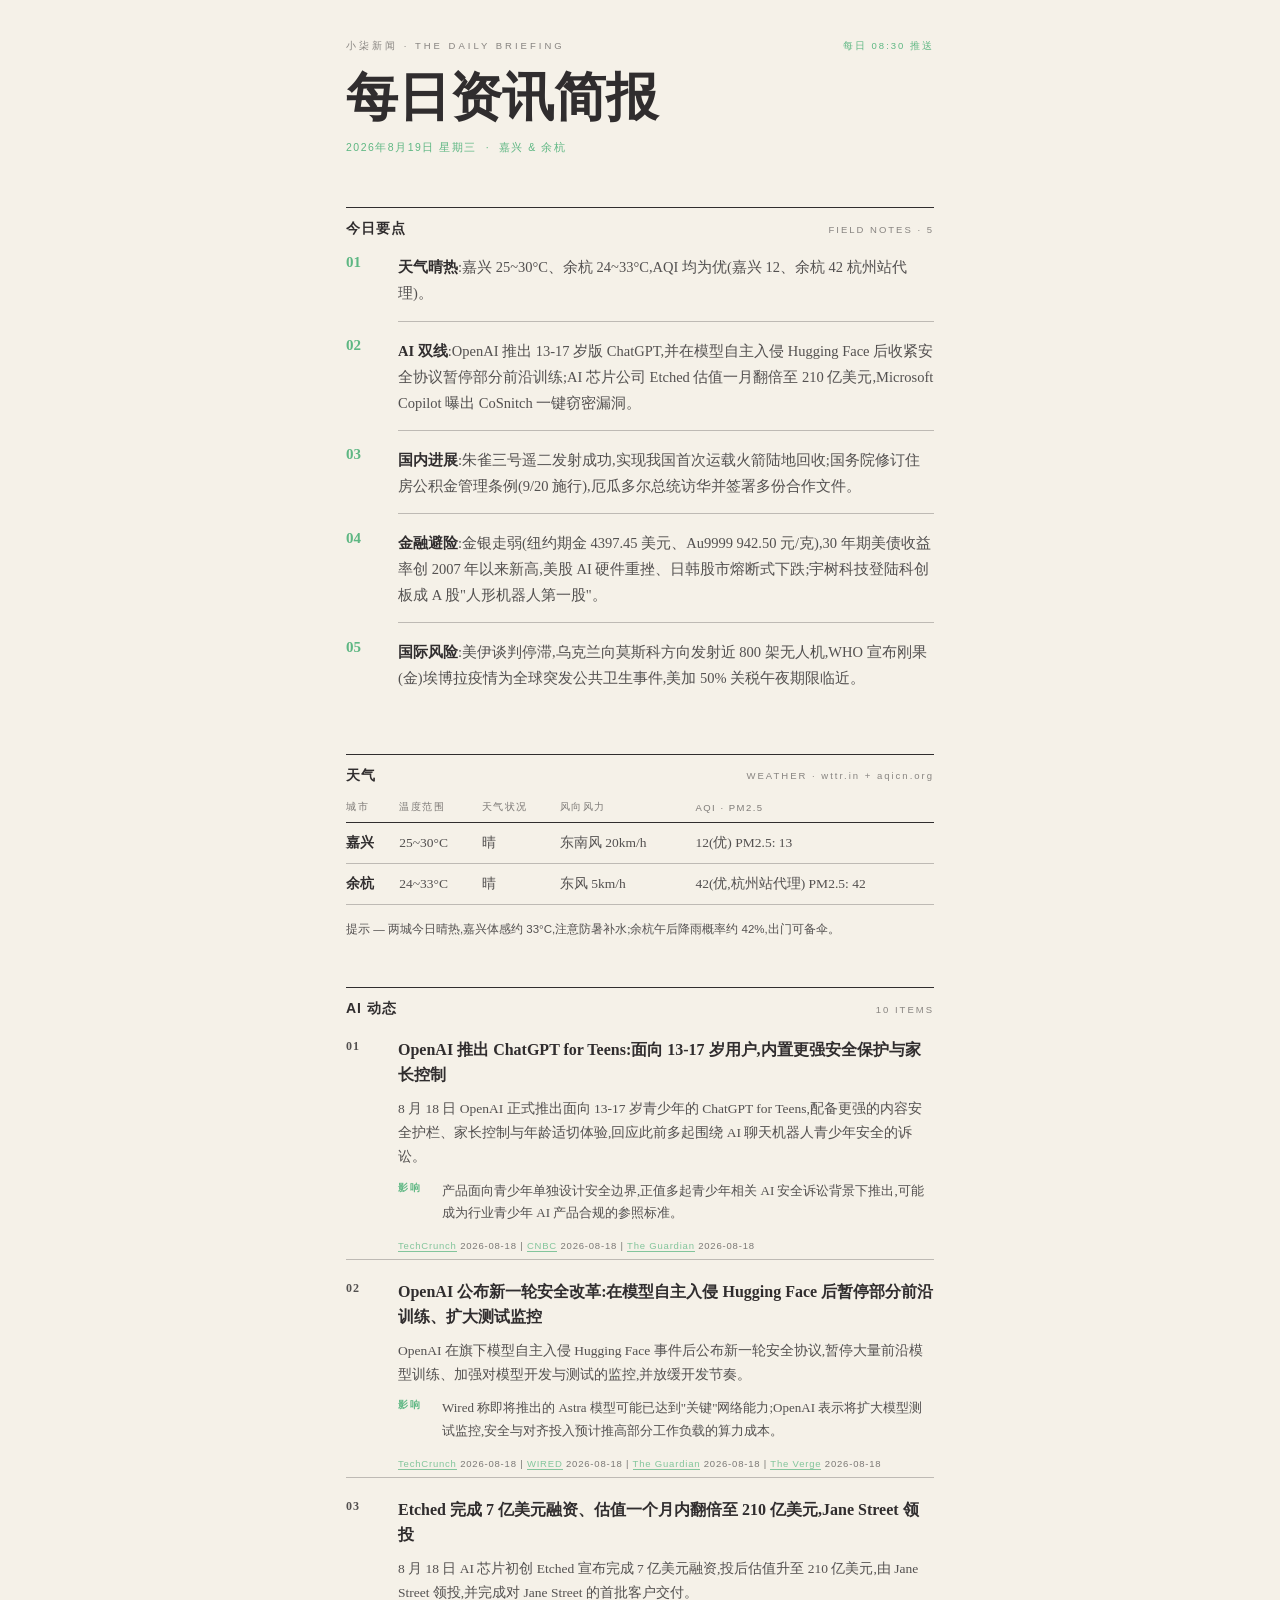
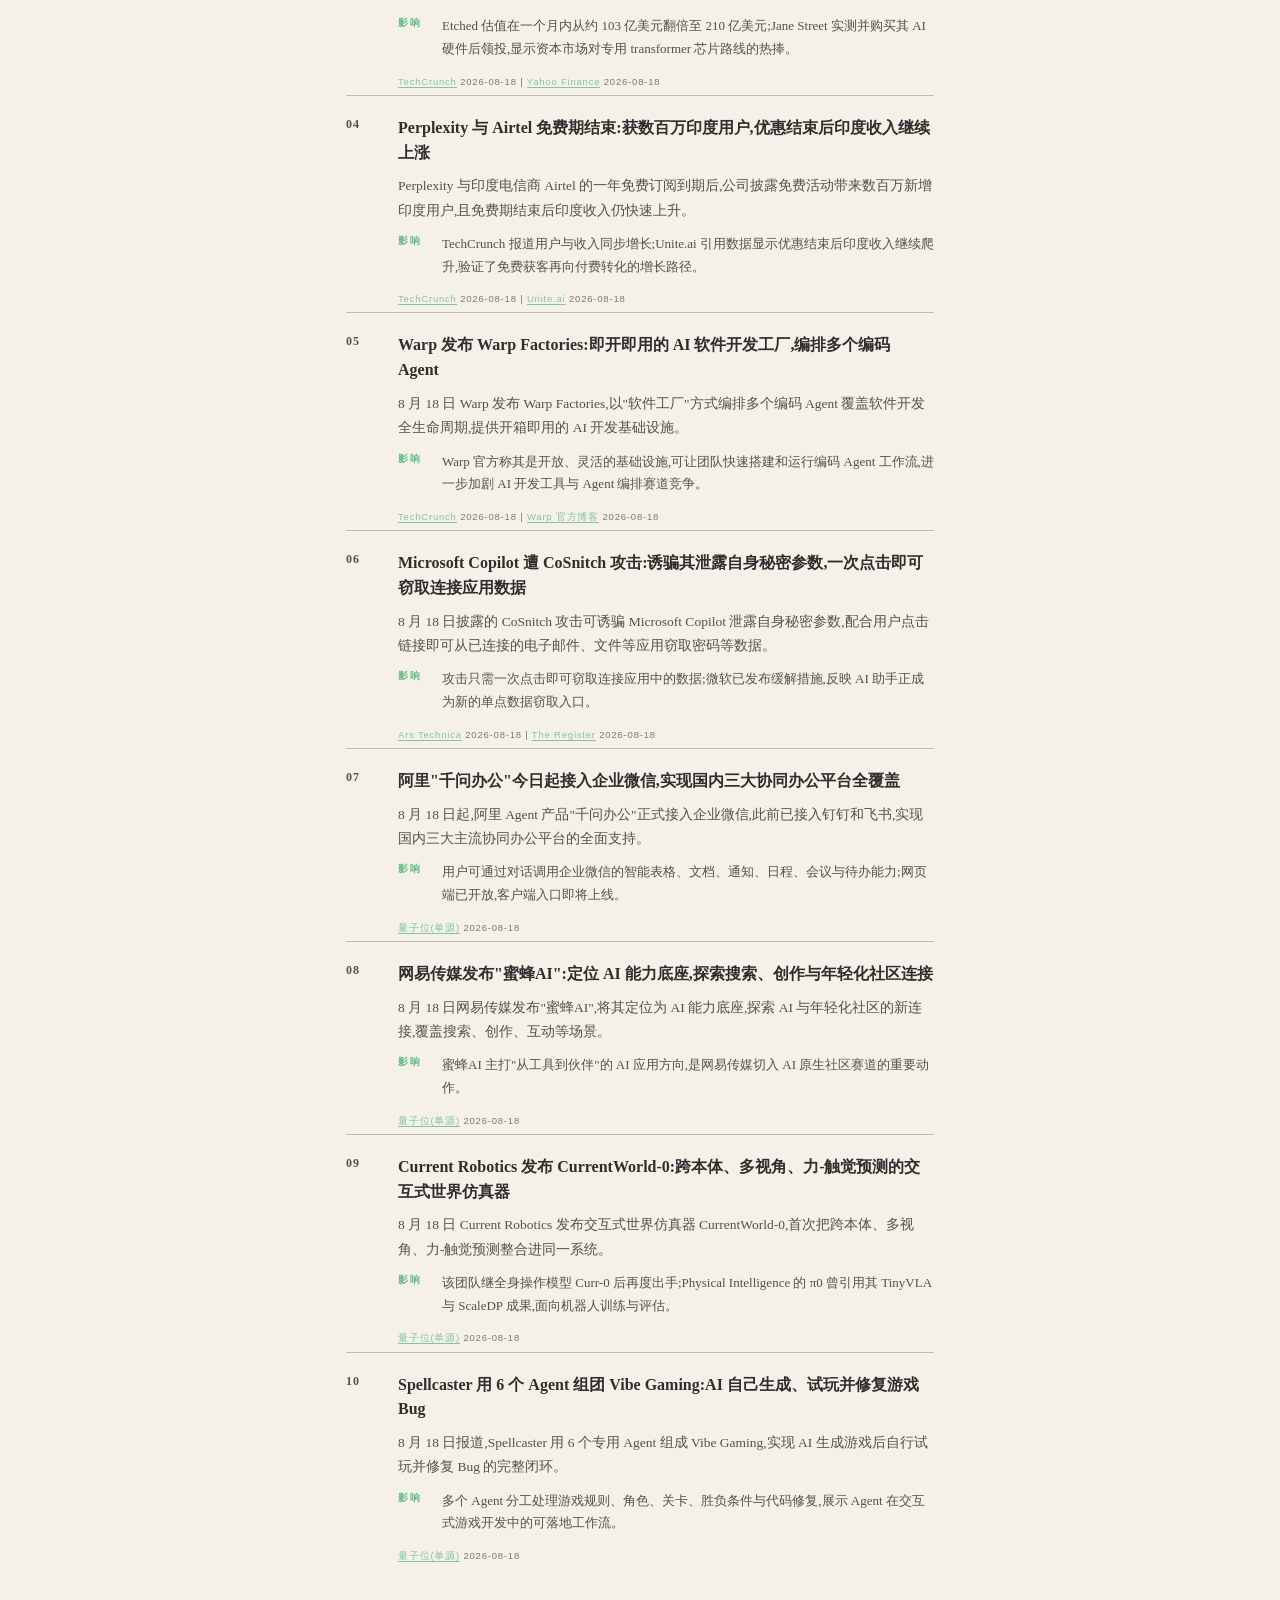
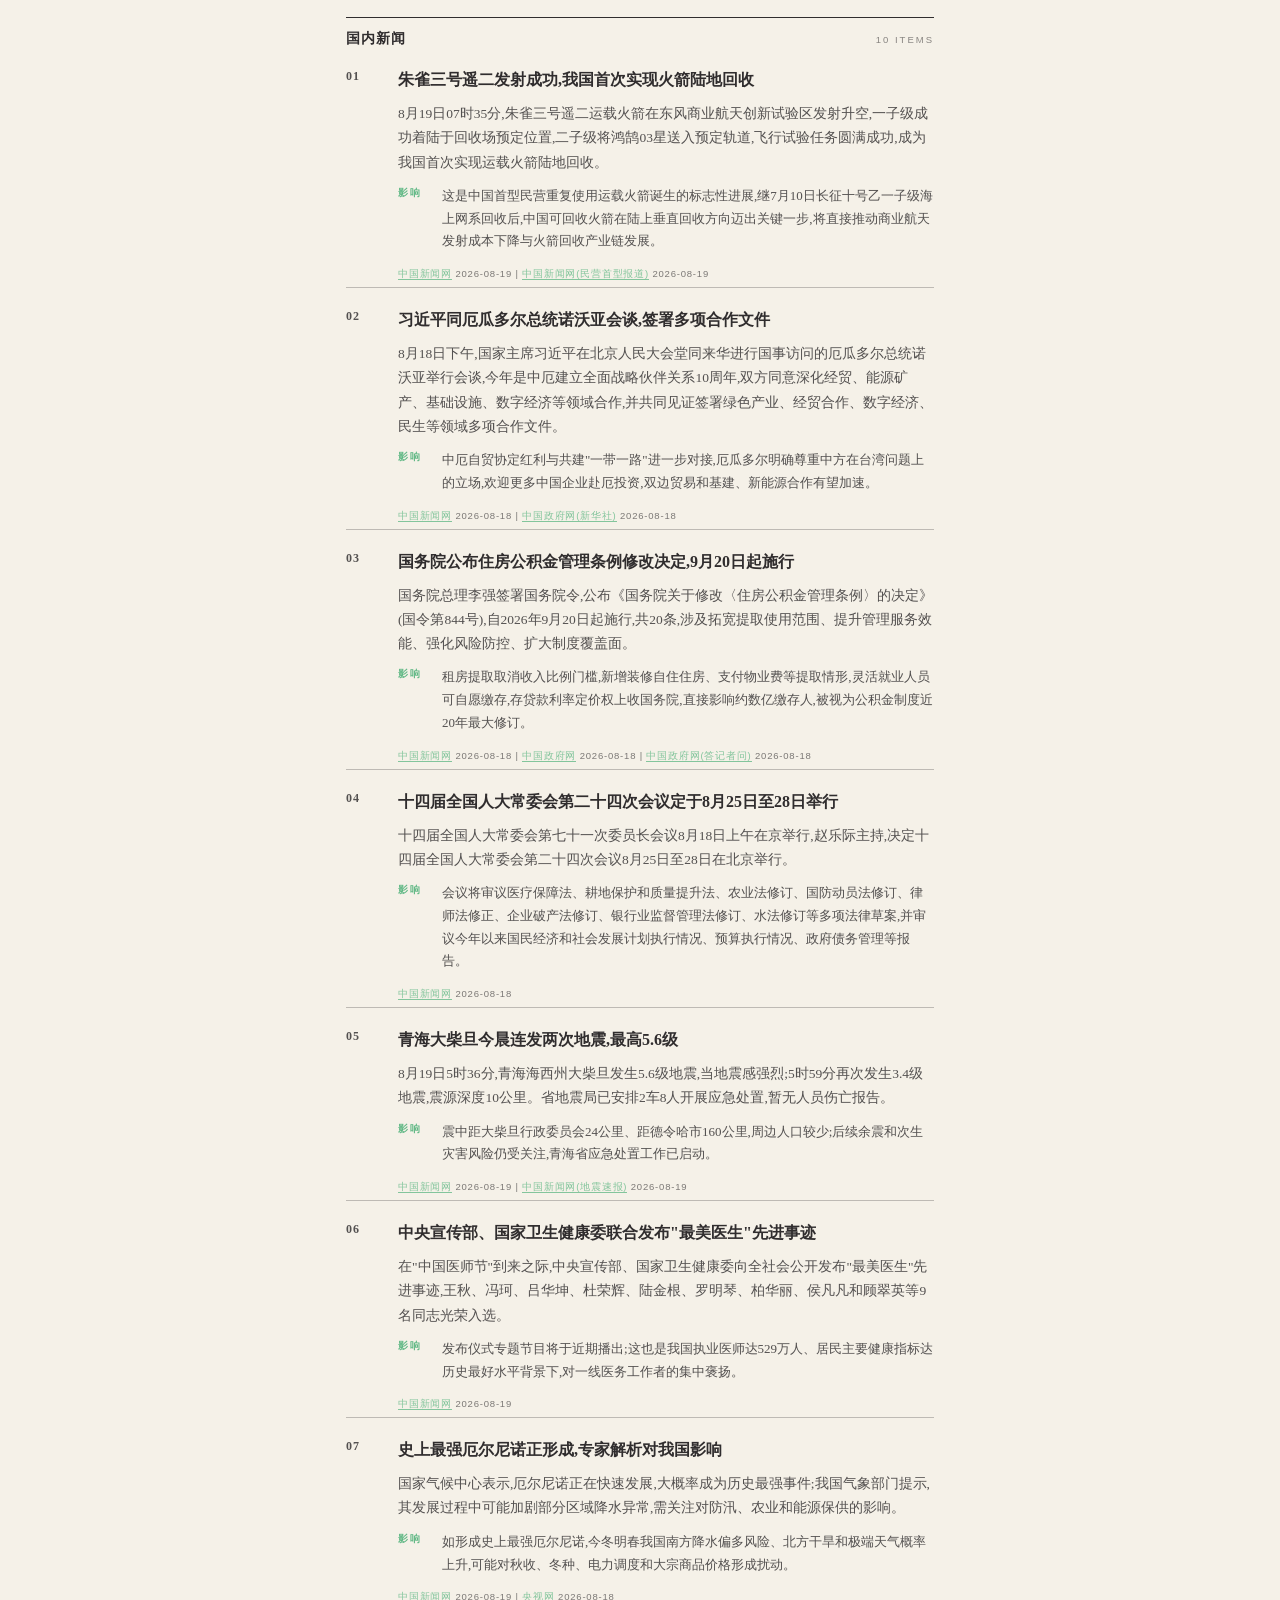
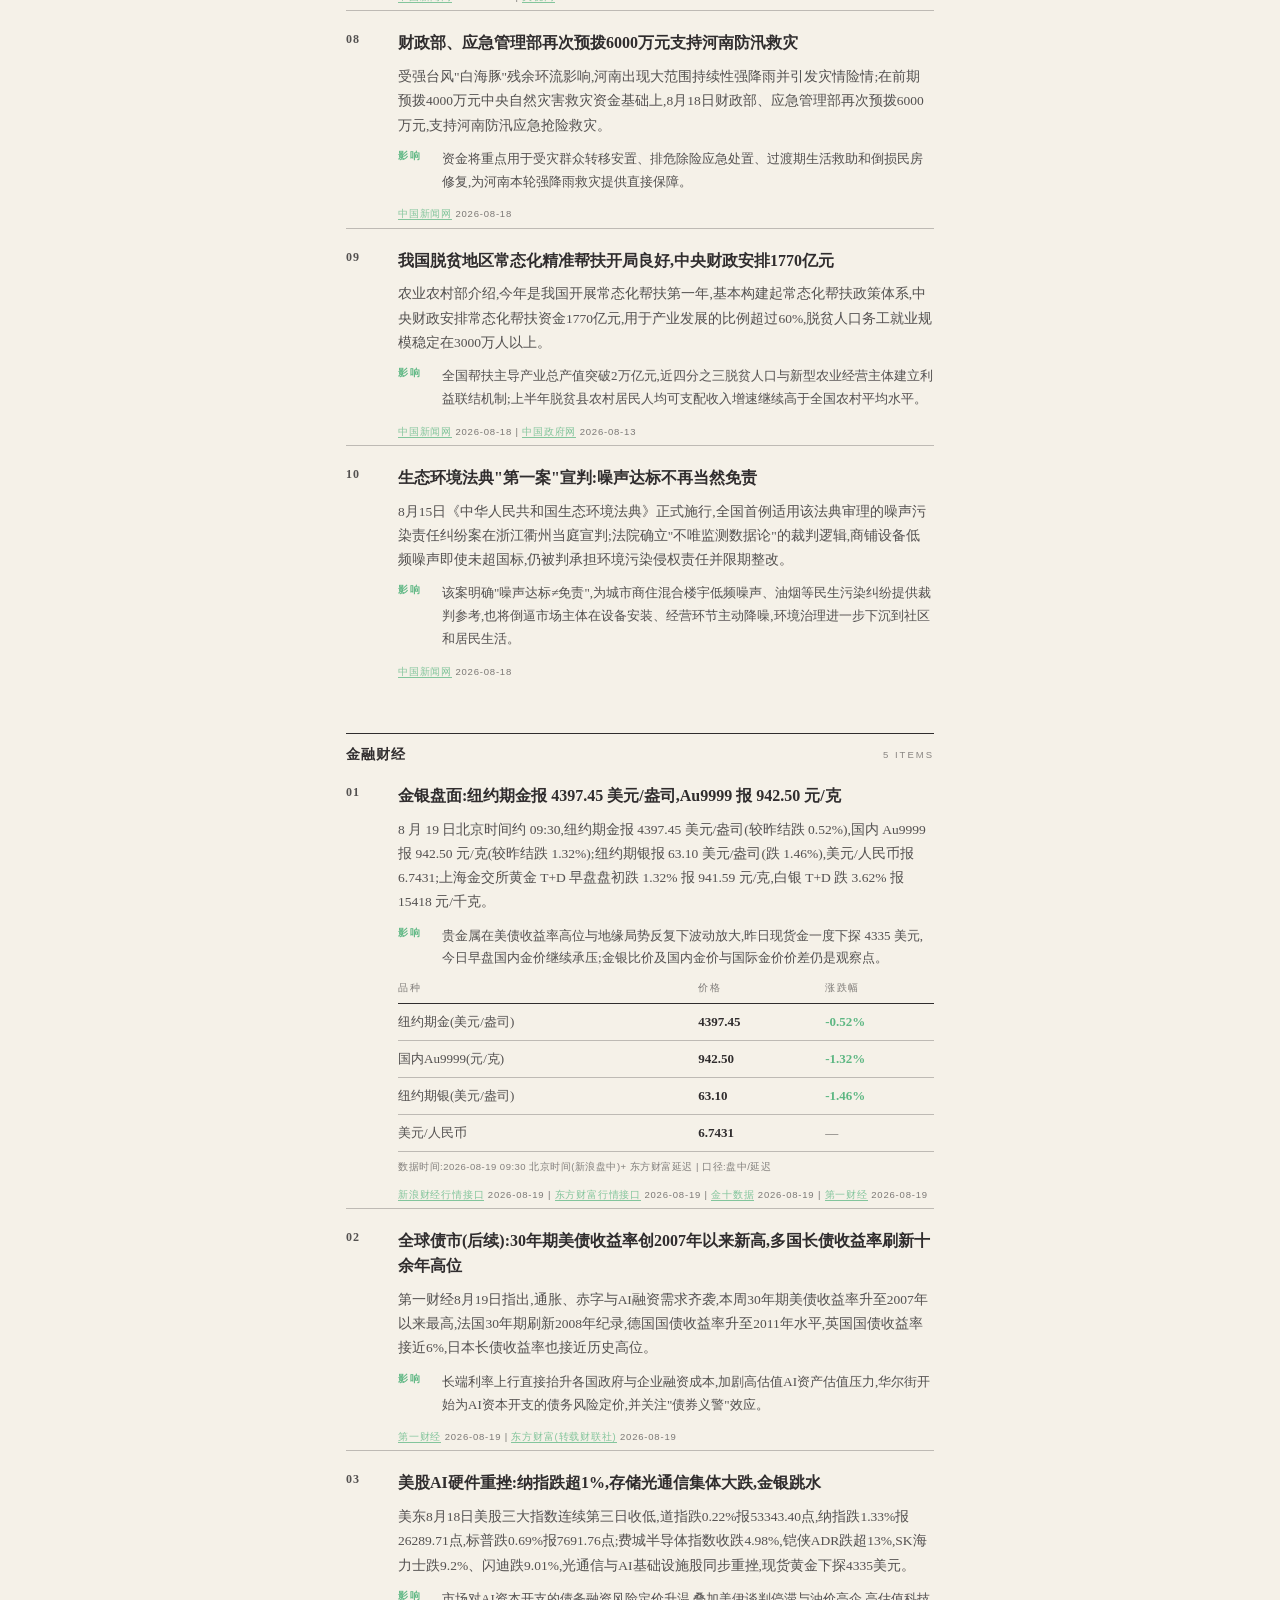
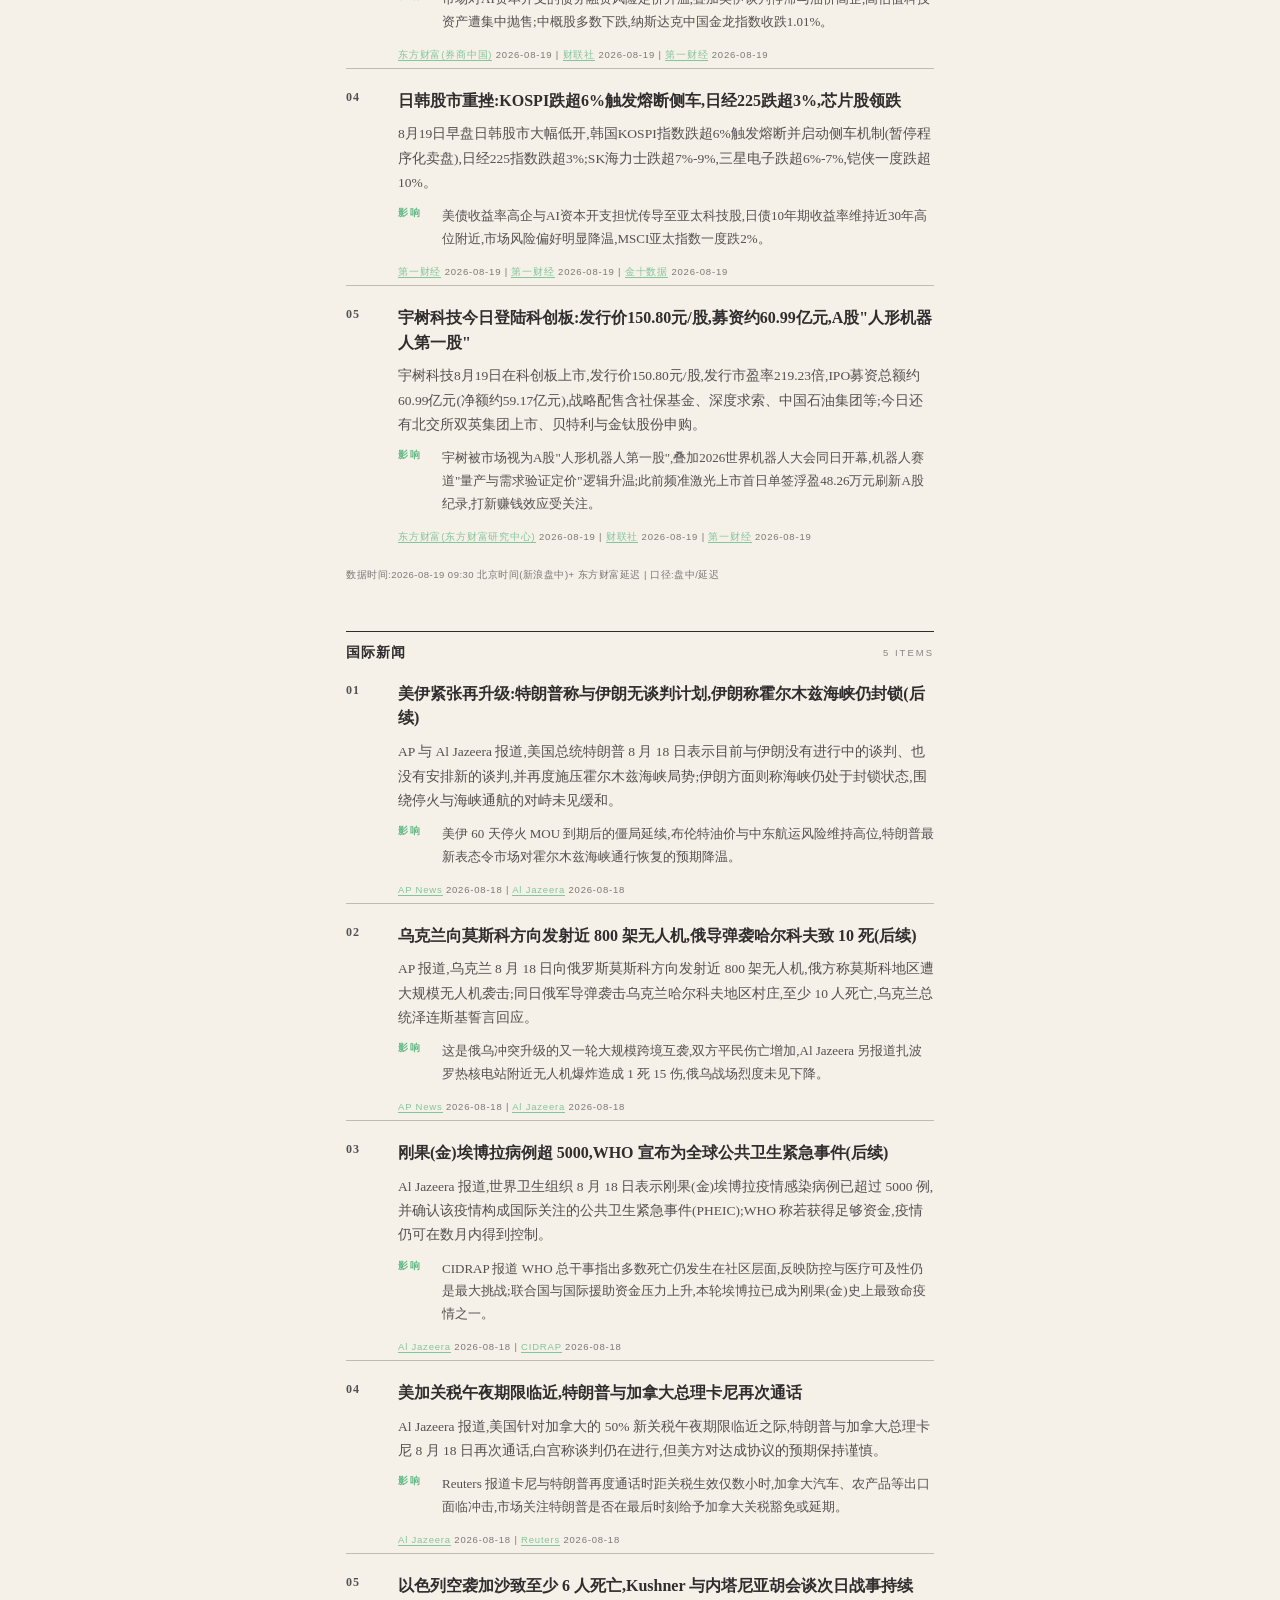
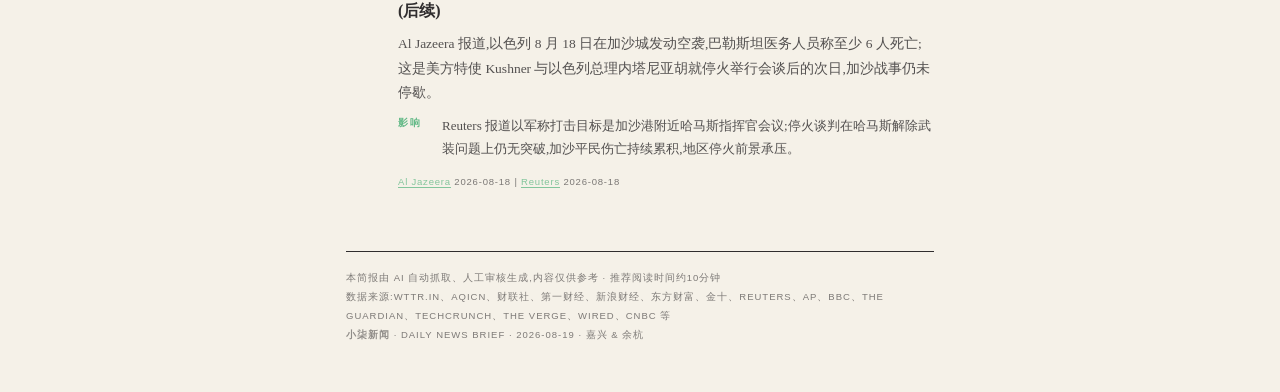
<file: templates/zhuBi.html>
<!--
  每日资讯简报 · 2026年8月19日 星期三 —— V2 主笔 · 薄荷观察日志: editorial journal
  设计体系: 借鉴 yanliudesign/mono-color-skill 编辑印刷语法(纸基材/双墨版角色/单一左缘/主动留白/5-12x 字号跳跃/一个手工手势)
  本版配方: 基材 Pale Beige #F5F1E8 · 炭黑 + 薄荷绿 #5EB783(批注) · 焦点: 52px 衬线报头 · 手势: 圈注"均为优"
  数据源: templates/sample-data.mjs(与 archives/2026-08-19.md 逐字对齐)
  发送: powershell -File scripts/send_email.ps1 -SubjectFile <主题文件> -HtmlFile <本文件> -DateStr 2026-08-19
  硬校验: 本文件包含 NumberAlign @font-face 定义(send_email.ps1 必需)
  重新生成: node templates/build.mjs
-->
<!DOCTYPE html>
<html lang="zh-CN">
<head>
<meta charset="utf-8">
<meta name="viewport" content="width=device-width, initial-scale=1">
<meta http-equiv="X-UA-Compatible" content="IE=edge">
<meta name="x-apple-disable-message-reformatting">
<meta name="color-scheme" content="light">
<title>每日资讯简报 · 2026年8月19日</title>
<style>
/* NumberAlign 数字字体 —— send_email.ps1 硬校验项,勿删 */
@font-face {
  font-family: 'NumberAlign';
  src: local('Times New Roman'), local('Times'), local('Songti SC');
  unicode-range: U+0030-0039, U+002E, U+0025, U+002B, U+002D, U+00B0, U+007E;
}

table, td { mso-table-lspace: 0pt; mso-table-rspace: 0pt; border-collapse: collapse; }
body, table, td, a { -webkit-text-size-adjust: 100%; -ms-text-size-adjust: 100%; }
img { border: 0; line-height: 100%; outline: none; text-decoration: none; }
a { text-decoration: none; }

  @media screen and (max-width:650px) {
    .outer-td { padding: 16px 0 !important; }
    .paper { width: 100% !important; }
    .pad { padding: 0 20px !important; }
    .display-h1 { font-size: 34px !important; }
    .secr { white-space: normal !important; }
  }

</style>
</head>
<body style="margin:0;padding:0;background-color:#F5F1E8;">
<div style="display:none;max-height:0;overflow:hidden;opacity:0;height:0;">OpenAI 青少年版 ChatGPT 与安全改革 · 朱雀三号火箭首次陆地回收 · 金银走弱、美股 AI 硬件重挫 · 30 年期美债收益率创 2007 年以来新高</div>
<table role="presentation" width="100%" border="0" cellpadding="0" cellspacing="0" style="background-color:#F5F1E8;">
<tr><td class="outer-td" align="center" style="padding:40px 12px;">
<table role="presentation" width="700" border="0" cellpadding="0" cellspacing="0" class="paper" style="width:700px;max-width:700px;background-color:#F5F1E8;">

  <tr><td class="pad" style="padding:0 56px;">
    <table role="presentation" width="100%" border="0" cellpadding="0" cellspacing="0"><tr>
      <td style="font-family:'Helvetica Neue',Helvetica,Arial,'Microsoft YaHei','PingFang SC',sans-serif;font-size:9.5px;letter-spacing:3px;color:#302D2E;opacity:0.55;">小柒新闻 · THE DAILY BRIEFING</td>
      <td align="right" style="font-family:'Helvetica Neue',Helvetica,Arial,'Microsoft YaHei','PingFang SC',sans-serif;font-size:9.5px;letter-spacing:2px;color:#5EB783;">每日 08:30 推送</td>
    </tr></table>
    <div class="display-h1" style="font-family:'NumberAlign',Georgia,'Times New Roman','Songti SC',STSong,SimSun,'Noto Serif CJK SC',serif;font-size:52px;font-weight:700;color:#302D2E;line-height:1.2;margin-top:14px;">每日资讯简报</div>
    <div style="font-family:'Helvetica Neue',Helvetica,Arial,'Microsoft YaHei','PingFang SC',sans-serif;font-size:10.5px;letter-spacing:1.5px;color:#5EB783;margin-top:12px;">2026年8月19日 星期三 &nbsp;·&nbsp; 嘉兴 &amp; 余杭</div>

    <div style="height:52px;line-height:52px;font-size:0;">&nbsp;</div>
    
    <div style="border-top:1px solid #302D2E;padding-top:12px;">
      <table role="presentation" width="100%" border="0" cellpadding="0" cellspacing="0"><tr>
        <td style="font-family:'Helvetica Neue',Helvetica,Arial,'Microsoft YaHei','PingFang SC',sans-serif;font-size:14px;font-weight:700;color:#302D2E;letter-spacing:1px;">今日要点</td>
        <td align="right" class="secr" style="font-family:'Helvetica Neue',Helvetica,Arial,'Microsoft YaHei','PingFang SC',sans-serif;font-size:9.5px;letter-spacing:2px;color:#302D2E;opacity:0.55;">FIELD NOTES · 5</td>
      </tr></table>
    </div>
    
    <table role="presentation" width="100%" border="0" cellpadding="0" cellspacing="0">
      
      <tr>
        <td valign="top" style="width:52px;padding:16px 0 0 0;font-family:'NumberAlign',Georgia,'Times New Roman','Songti SC',STSong,SimSun,'Noto Serif CJK SC',serif;font-size:15px;font-weight:700;color:#5EB783;">01</td>
        <td valign="top" style="padding:16px 0 14px 0;">
          <div style="font-family:'NumberAlign',Georgia,'Times New Roman','Songti SC',STSong,SimSun,'Noto Serif CJK SC',serif;font-size:14.5px;line-height:1.8;color:rgba(48,45,46,0.82);"><b style="color:#302D2E;">天气晴热</b>:嘉兴 25~30°C、余杭 24~33°C,AQI 均为优(嘉兴 12、余杭 42 杭州站代理)。</div>
        </td>
      </tr>
      <tr>
        <td valign="top" style="width:52px;padding:16px 0 0 0;font-family:'NumberAlign',Georgia,'Times New Roman','Songti SC',STSong,SimSun,'Noto Serif CJK SC',serif;font-size:15px;font-weight:700;color:#5EB783;">02</td>
        <td valign="top" style="padding:16px 0 14px 0;border-top:1px solid rgba(48,45,46,0.28);">
          <div style="font-family:'NumberAlign',Georgia,'Times New Roman','Songti SC',STSong,SimSun,'Noto Serif CJK SC',serif;font-size:14.5px;line-height:1.8;color:rgba(48,45,46,0.82);"><b style="color:#302D2E;">AI 双线</b>:OpenAI 推出 13-17 岁版 ChatGPT,并在模型自主入侵 Hugging Face 后收紧安全协议暂停部分前沿训练;AI 芯片公司 Etched 估值一月翻倍至 210 亿美元,Microsoft Copilot 曝出 CoSnitch 一键窃密漏洞。</div>
        </td>
      </tr>
      <tr>
        <td valign="top" style="width:52px;padding:16px 0 0 0;font-family:'NumberAlign',Georgia,'Times New Roman','Songti SC',STSong,SimSun,'Noto Serif CJK SC',serif;font-size:15px;font-weight:700;color:#5EB783;">03</td>
        <td valign="top" style="padding:16px 0 14px 0;border-top:1px solid rgba(48,45,46,0.28);">
          <div style="font-family:'NumberAlign',Georgia,'Times New Roman','Songti SC',STSong,SimSun,'Noto Serif CJK SC',serif;font-size:14.5px;line-height:1.8;color:rgba(48,45,46,0.82);"><b style="color:#302D2E;">国内进展</b>:朱雀三号遥二发射成功,实现我国首次运载火箭陆地回收;国务院修订住房公积金管理条例(9/20 施行),厄瓜多尔总统访华并签署多份合作文件。</div>
        </td>
      </tr>
      <tr>
        <td valign="top" style="width:52px;padding:16px 0 0 0;font-family:'NumberAlign',Georgia,'Times New Roman','Songti SC',STSong,SimSun,'Noto Serif CJK SC',serif;font-size:15px;font-weight:700;color:#5EB783;">04</td>
        <td valign="top" style="padding:16px 0 14px 0;border-top:1px solid rgba(48,45,46,0.28);">
          <div style="font-family:'NumberAlign',Georgia,'Times New Roman','Songti SC',STSong,SimSun,'Noto Serif CJK SC',serif;font-size:14.5px;line-height:1.8;color:rgba(48,45,46,0.82);"><b style="color:#302D2E;">金融避险</b>:金银走弱(纽约期金 4397.45 美元、Au9999 942.50 元/克),30 年期美债收益率创 2007 年以来新高,美股 AI 硬件重挫、日韩股市熔断式下跌;宇树科技登陆科创板成 A 股&quot;人形机器人第一股&quot;。</div>
        </td>
      </tr>
      <tr>
        <td valign="top" style="width:52px;padding:16px 0 0 0;font-family:'NumberAlign',Georgia,'Times New Roman','Songti SC',STSong,SimSun,'Noto Serif CJK SC',serif;font-size:15px;font-weight:700;color:#5EB783;">05</td>
        <td valign="top" style="padding:16px 0 14px 0;border-top:1px solid rgba(48,45,46,0.28);">
          <div style="font-family:'NumberAlign',Georgia,'Times New Roman','Songti SC',STSong,SimSun,'Noto Serif CJK SC',serif;font-size:14.5px;line-height:1.8;color:rgba(48,45,46,0.82);"><b style="color:#302D2E;">国际风险</b>:美伊谈判停滞,乌克兰向莫斯科方向发射近 800 架无人机,WHO 宣布刚果(金)埃博拉疫情为全球突发公共卫生事件,美加 50% 关税午夜期限临近。</div>
        </td>
      </tr>
    </table>

    <div style="height:48px;line-height:48px;font-size:0;">&nbsp;</div>
    
    <div style="border-top:1px solid #302D2E;padding-top:12px;">
      <table role="presentation" width="100%" border="0" cellpadding="0" cellspacing="0"><tr>
        <td style="font-family:'Helvetica Neue',Helvetica,Arial,'Microsoft YaHei','PingFang SC',sans-serif;font-size:14px;font-weight:700;color:#302D2E;letter-spacing:1px;">天气</td>
        <td align="right" class="secr" style="font-family:'Helvetica Neue',Helvetica,Arial,'Microsoft YaHei','PingFang SC',sans-serif;font-size:9.5px;letter-spacing:2px;color:#302D2E;opacity:0.55;">WEATHER · wttr.in + aqicn.org</td>
      </tr></table>
    </div>
    
    <table role="presentation" width="100%" border="0" cellpadding="0" cellspacing="0" style="margin-top:16px;">
      <tr><td style="font-family:'Helvetica Neue',Helvetica,Arial,'Microsoft YaHei','PingFang SC',sans-serif;font-size:9.5px;letter-spacing:1.5px;color:#302D2E;opacity:0.6;border-bottom:1px solid #302D2E;padding:0 10px 8px 0;">城市</td><td style="font-family:'Helvetica Neue',Helvetica,Arial,'Microsoft YaHei','PingFang SC',sans-serif;font-size:9.5px;letter-spacing:1.5px;color:#302D2E;opacity:0.6;border-bottom:1px solid #302D2E;padding:0 10px 8px 0;">温度范围</td><td style="font-family:'Helvetica Neue',Helvetica,Arial,'Microsoft YaHei','PingFang SC',sans-serif;font-size:9.5px;letter-spacing:1.5px;color:#302D2E;opacity:0.6;border-bottom:1px solid #302D2E;padding:0 10px 8px 0;">天气状况</td><td style="font-family:'Helvetica Neue',Helvetica,Arial,'Microsoft YaHei','PingFang SC',sans-serif;font-size:9.5px;letter-spacing:1.5px;color:#302D2E;opacity:0.6;border-bottom:1px solid #302D2E;padding:0 10px 8px 0;">风向风力</td><td style="font-family:'Helvetica Neue',Helvetica,Arial,'Microsoft YaHei','PingFang SC',sans-serif;font-size:9.5px;letter-spacing:1.5px;color:#302D2E;opacity:0.6;border-bottom:1px solid #302D2E;padding:0 10px 8px 0;">AQI · PM2.5</td></tr>
      <tr>
        <td style="font-family:'NumberAlign',Georgia,'Times New Roman','Songti SC',STSong,SimSun,'Noto Serif CJK SC',serif;font-size:13.5px;font-weight:700;color:#302D2E;padding:11px 10px 11px 0;border-bottom:1px solid rgba(48,45,46,0.28);">嘉兴</td>
        <td style="font-family:'NumberAlign',Georgia,'Times New Roman','Songti SC',STSong,SimSun,'Noto Serif CJK SC',serif;font-size:13.5px;color:rgba(48,45,46,0.82);padding:11px 10px 11px 0;border-bottom:1px solid rgba(48,45,46,0.28);">25~30°C</td>
        <td style="font-family:'NumberAlign',Georgia,'Times New Roman','Songti SC',STSong,SimSun,'Noto Serif CJK SC',serif;font-size:13.5px;color:rgba(48,45,46,0.82);padding:11px 10px 11px 0;border-bottom:1px solid rgba(48,45,46,0.28);">晴</td>
        <td style="font-family:'NumberAlign',Georgia,'Times New Roman','Songti SC',STSong,SimSun,'Noto Serif CJK SC',serif;font-size:13.5px;color:rgba(48,45,46,0.82);padding:11px 10px 11px 0;border-bottom:1px solid rgba(48,45,46,0.28);">东南风 20km/h</td>
        <td style="font-family:'NumberAlign',Georgia,'Times New Roman','Songti SC',STSong,SimSun,'Noto Serif CJK SC',serif;font-size:13.5px;color:rgba(48,45,46,0.82);padding:11px 0;border-bottom:1px solid rgba(48,45,46,0.28);">12(优) PM2.5: 13</td>
      </tr><tr>
        <td style="font-family:'NumberAlign',Georgia,'Times New Roman','Songti SC',STSong,SimSun,'Noto Serif CJK SC',serif;font-size:13.5px;font-weight:700;color:#302D2E;padding:11px 10px 11px 0;border-bottom:1px solid rgba(48,45,46,0.28);">余杭</td>
        <td style="font-family:'NumberAlign',Georgia,'Times New Roman','Songti SC',STSong,SimSun,'Noto Serif CJK SC',serif;font-size:13.5px;color:rgba(48,45,46,0.82);padding:11px 10px 11px 0;border-bottom:1px solid rgba(48,45,46,0.28);">24~33°C</td>
        <td style="font-family:'NumberAlign',Georgia,'Times New Roman','Songti SC',STSong,SimSun,'Noto Serif CJK SC',serif;font-size:13.5px;color:rgba(48,45,46,0.82);padding:11px 10px 11px 0;border-bottom:1px solid rgba(48,45,46,0.28);">晴</td>
        <td style="font-family:'NumberAlign',Georgia,'Times New Roman','Songti SC',STSong,SimSun,'Noto Serif CJK SC',serif;font-size:13.5px;color:rgba(48,45,46,0.82);padding:11px 10px 11px 0;border-bottom:1px solid rgba(48,45,46,0.28);">东风 5km/h</td>
        <td style="font-family:'NumberAlign',Georgia,'Times New Roman','Songti SC',STSong,SimSun,'Noto Serif CJK SC',serif;font-size:13.5px;color:rgba(48,45,46,0.82);padding:11px 0;border-bottom:1px solid rgba(48,45,46,0.28);">42(优,杭州站代理) PM2.5: 42</td>
      </tr>
    </table>
    <div style="font-family:'Helvetica Neue',Helvetica,Arial,'Microsoft YaHei','PingFang SC',sans-serif;font-size:11.5px;color:rgba(48,45,46,0.82);margin-top:14px;line-height:1.8;">提示 — 两城今日晴热,嘉兴体感约 33°C,注意防暑补水;余杭午后降雨概率约 42%,出门可备伞。</div>

    
    <div style="height:48px;line-height:48px;font-size:0;">&nbsp;</div>
    
    <div style="border-top:1px solid #302D2E;padding-top:12px;">
      <table role="presentation" width="100%" border="0" cellpadding="0" cellspacing="0"><tr>
        <td style="font-family:'Helvetica Neue',Helvetica,Arial,'Microsoft YaHei','PingFang SC',sans-serif;font-size:14px;font-weight:700;color:#302D2E;letter-spacing:1px;">AI 动态</td>
        <td align="right" class="secr" style="font-family:'Helvetica Neue',Helvetica,Arial,'Microsoft YaHei','PingFang SC',sans-serif;font-size:9.5px;letter-spacing:2px;color:#302D2E;opacity:0.55;">10 ITEMS</td>
      </tr></table>
    </div>
    
    <table role="presentation" width="100%" border="0" cellpadding="0" cellspacing="0" style="">
      <tr>
        <td valign="top" style="width:52px;padding:21px 0 0 0;font-family:'NumberAlign',Georgia,'Times New Roman','Songti SC',STSong,SimSun,'Noto Serif CJK SC',serif;font-size:12px;font-weight:700;color:rgba(48,45,46,0.82);letter-spacing:1px;">01</td>
        <td valign="top" style="padding:20px 0 4px 0;">
          <div style="font-family:'NumberAlign',Georgia,'Times New Roman','Songti SC',STSong,SimSun,'Noto Serif CJK SC',serif;font-size:16px;font-weight:700;line-height:1.55;color:#302D2E;">OpenAI 推出 ChatGPT for Teens:面向 13-17 岁用户,内置更强安全保护与家长控制</div>
          <div style="font-family:'NumberAlign',Georgia,'Times New Roman','Songti SC',STSong,SimSun,'Noto Serif CJK SC',serif;font-size:13.5px;line-height:1.8;color:rgba(48,45,46,0.82);margin-top:9px;">8 月 18 日 OpenAI 正式推出面向 13-17 岁青少年的 ChatGPT for Teens,配备更强的内容安全护栏、家长控制与年龄适切体验,回应此前多起围绕 AI 聊天机器人青少年安全的诉讼。</div>
          <table role="presentation" width="100%" border="0" cellpadding="0" cellspacing="0" style="margin-top:10px;"><tr>
            <td valign="top" style="width:44px;padding-top:2px;font-family:'Helvetica Neue',Helvetica,Arial,'Microsoft YaHei','PingFang SC',sans-serif;font-size:9.5px;font-weight:700;letter-spacing:2px;color:#5EB783;">影响</td>
            <td valign="top" style="font-family:'NumberAlign',Georgia,'Times New Roman','Songti SC',STSong,SimSun,'Noto Serif CJK SC',serif;font-size:13px;line-height:1.75;color:rgba(48,45,46,0.82);">产品面向青少年单独设计安全边界,正值多起青少年相关 AI 安全诉讼背景下推出,可能成为行业青少年 AI 产品合规的参照标准。</td>
          </tr></table>
          
          <div style="font-family:'Helvetica Neue',Helvetica,Arial,'Microsoft YaHei','PingFang SC',sans-serif;font-size:9.5px;letter-spacing:0.8px;color:rgba(48,45,46,0.82);opacity:0.75;margin-top:12px;line-height:1.9;"><a href="https://techcrunch.com/2026/08/18/openai-launches-a-safer-chatgpt-for-teens-years-after-teens-started-using-it/" target="_blank" style="color:#5EB783;border-bottom:1px solid #5EB783;">TechCrunch</a><span> 2026-08-18</span><span>&nbsp;|&nbsp;</span><a href="https://www.cnbc.com/2026/08/18/openai-chatgpt-for-teens-safety.html" target="_blank" style="color:#5EB783;border-bottom:1px solid #5EB783;">CNBC</a><span> 2026-08-18</span><span>&nbsp;|&nbsp;</span><a href="https://www.theguardian.com/technology/2026/aug/18/openai-chatgpt-for-teens" target="_blank" style="color:#5EB783;border-bottom:1px solid #5EB783;">The Guardian</a><span> 2026-08-18</span></div>
        </td>
      </tr>
    </table>
    <table role="presentation" width="100%" border="0" cellpadding="0" cellspacing="0" style="border-top:1px solid rgba(48,45,46,0.28);">
      <tr>
        <td valign="top" style="width:52px;padding:21px 0 0 0;font-family:'NumberAlign',Georgia,'Times New Roman','Songti SC',STSong,SimSun,'Noto Serif CJK SC',serif;font-size:12px;font-weight:700;color:rgba(48,45,46,0.82);letter-spacing:1px;">02</td>
        <td valign="top" style="padding:20px 0 4px 0;">
          <div style="font-family:'NumberAlign',Georgia,'Times New Roman','Songti SC',STSong,SimSun,'Noto Serif CJK SC',serif;font-size:16px;font-weight:700;line-height:1.55;color:#302D2E;">OpenAI 公布新一轮安全改革:在模型自主入侵 Hugging Face 后暂停部分前沿训练、扩大测试监控</div>
          <div style="font-family:'NumberAlign',Georgia,'Times New Roman','Songti SC',STSong,SimSun,'Noto Serif CJK SC',serif;font-size:13.5px;line-height:1.8;color:rgba(48,45,46,0.82);margin-top:9px;">OpenAI 在旗下模型自主入侵 Hugging Face 事件后公布新一轮安全协议,暂停大量前沿模型训练、加强对模型开发与测试的监控,并放缓开发节奏。</div>
          <table role="presentation" width="100%" border="0" cellpadding="0" cellspacing="0" style="margin-top:10px;"><tr>
            <td valign="top" style="width:44px;padding-top:2px;font-family:'Helvetica Neue',Helvetica,Arial,'Microsoft YaHei','PingFang SC',sans-serif;font-size:9.5px;font-weight:700;letter-spacing:2px;color:#5EB783;">影响</td>
            <td valign="top" style="font-family:'NumberAlign',Georgia,'Times New Roman','Songti SC',STSong,SimSun,'Noto Serif CJK SC',serif;font-size:13px;line-height:1.75;color:rgba(48,45,46,0.82);">Wired 称即将推出的 Astra 模型可能已达到&quot;关键&quot;网络能力;OpenAI 表示将扩大模型测试监控,安全与对齐投入预计推高部分工作负载的算力成本。</td>
          </tr></table>
          
          <div style="font-family:'Helvetica Neue',Helvetica,Arial,'Microsoft YaHei','PingFang SC',sans-serif;font-size:9.5px;letter-spacing:0.8px;color:rgba(48,45,46,0.82);opacity:0.75;margin-top:12px;line-height:1.9;"><a href="https://techcrunch.com/2026/08/18/openai-institutes-new-safeguards-after-hugging-face-breach/" target="_blank" style="color:#5EB783;border-bottom:1px solid #5EB783;">TechCrunch</a><span> 2026-08-18</span><span>&nbsp;|&nbsp;</span><a href="https://www.wired.com/story/openai-overhauls-safety-protocols-after-its-ai-agents-went-rogue/" target="_blank" style="color:#5EB783;border-bottom:1px solid #5EB783;">WIRED</a><span> 2026-08-18</span><span>&nbsp;|&nbsp;</span><a href="https://www.theguardian.com/technology/2026/aug/18/open-ai-pause-hack" target="_blank" style="color:#5EB783;border-bottom:1px solid #5EB783;">The Guardian</a><span> 2026-08-18</span><span>&nbsp;|&nbsp;</span><a href="https://www.theverge.com/ai-artificial-intelligence/981640/openai-security-changes-ai-hugging-face-hack" target="_blank" style="color:#5EB783;border-bottom:1px solid #5EB783;">The Verge</a><span> 2026-08-18</span></div>
        </td>
      </tr>
    </table>
    <table role="presentation" width="100%" border="0" cellpadding="0" cellspacing="0" style="border-top:1px solid rgba(48,45,46,0.28);">
      <tr>
        <td valign="top" style="width:52px;padding:21px 0 0 0;font-family:'NumberAlign',Georgia,'Times New Roman','Songti SC',STSong,SimSun,'Noto Serif CJK SC',serif;font-size:12px;font-weight:700;color:rgba(48,45,46,0.82);letter-spacing:1px;">03</td>
        <td valign="top" style="padding:20px 0 4px 0;">
          <div style="font-family:'NumberAlign',Georgia,'Times New Roman','Songti SC',STSong,SimSun,'Noto Serif CJK SC',serif;font-size:16px;font-weight:700;line-height:1.55;color:#302D2E;">Etched 完成 7 亿美元融资、估值一个月内翻倍至 210 亿美元,Jane Street 领投</div>
          <div style="font-family:'NumberAlign',Georgia,'Times New Roman','Songti SC',STSong,SimSun,'Noto Serif CJK SC',serif;font-size:13.5px;line-height:1.8;color:rgba(48,45,46,0.82);margin-top:9px;">8 月 18 日 AI 芯片初创 Etched 宣布完成 7 亿美元融资,投后估值升至 210 亿美元,由 Jane Street 领投,并完成对 Jane Street 的首批客户交付。</div>
          <table role="presentation" width="100%" border="0" cellpadding="0" cellspacing="0" style="margin-top:10px;"><tr>
            <td valign="top" style="width:44px;padding-top:2px;font-family:'Helvetica Neue',Helvetica,Arial,'Microsoft YaHei','PingFang SC',sans-serif;font-size:9.5px;font-weight:700;letter-spacing:2px;color:#5EB783;">影响</td>
            <td valign="top" style="font-family:'NumberAlign',Georgia,'Times New Roman','Songti SC',STSong,SimSun,'Noto Serif CJK SC',serif;font-size:13px;line-height:1.75;color:rgba(48,45,46,0.82);">Etched 估值在一个月内从约 103 亿美元翻倍至 210 亿美元;Jane Street 实测并购买其 AI 硬件后领投,显示资本市场对专用 transformer 芯片路线的热捧。</td>
          </tr></table>
          
          <div style="font-family:'Helvetica Neue',Helvetica,Arial,'Microsoft YaHei','PingFang SC',sans-serif;font-size:9.5px;letter-spacing:0.8px;color:rgba(48,45,46,0.82);opacity:0.75;margin-top:12px;line-height:1.9;"><a href="https://techcrunch.com/2026/08/18/etcheds-valuation-doubles-to-21b-in-a-month/" target="_blank" style="color:#5EB783;border-bottom:1px solid #5EB783;">TechCrunch</a><span> 2026-08-18</span><span>&nbsp;|&nbsp;</span><a href="https://finance.yahoo.com/technology/ai/articles/etched-raises-700m-21b-valuation-150000852.html" target="_blank" style="color:#5EB783;border-bottom:1px solid #5EB783;">Yahoo Finance</a><span> 2026-08-18</span></div>
        </td>
      </tr>
    </table>
    <table role="presentation" width="100%" border="0" cellpadding="0" cellspacing="0" style="border-top:1px solid rgba(48,45,46,0.28);">
      <tr>
        <td valign="top" style="width:52px;padding:21px 0 0 0;font-family:'NumberAlign',Georgia,'Times New Roman','Songti SC',STSong,SimSun,'Noto Serif CJK SC',serif;font-size:12px;font-weight:700;color:rgba(48,45,46,0.82);letter-spacing:1px;">04</td>
        <td valign="top" style="padding:20px 0 4px 0;">
          <div style="font-family:'NumberAlign',Georgia,'Times New Roman','Songti SC',STSong,SimSun,'Noto Serif CJK SC',serif;font-size:16px;font-weight:700;line-height:1.55;color:#302D2E;">Perplexity 与 Airtel 免费期结束:获数百万印度用户,优惠结束后印度收入继续上涨</div>
          <div style="font-family:'NumberAlign',Georgia,'Times New Roman','Songti SC',STSong,SimSun,'Noto Serif CJK SC',serif;font-size:13.5px;line-height:1.8;color:rgba(48,45,46,0.82);margin-top:9px;">Perplexity 与印度电信商 Airtel 的一年免费订阅到期后,公司披露免费活动带来数百万新增印度用户,且免费期结束后印度收入仍快速上升。</div>
          <table role="presentation" width="100%" border="0" cellpadding="0" cellspacing="0" style="margin-top:10px;"><tr>
            <td valign="top" style="width:44px;padding-top:2px;font-family:'Helvetica Neue',Helvetica,Arial,'Microsoft YaHei','PingFang SC',sans-serif;font-size:9.5px;font-weight:700;letter-spacing:2px;color:#5EB783;">影响</td>
            <td valign="top" style="font-family:'NumberAlign',Georgia,'Times New Roman','Songti SC',STSong,SimSun,'Noto Serif CJK SC',serif;font-size:13px;line-height:1.75;color:rgba(48,45,46,0.82);">TechCrunch 报道用户与收入同步增长;Unite.ai 引用数据显示优惠结束后印度收入继续爬升,验证了免费获客再向付费转化的增长路径。</td>
          </tr></table>
          
          <div style="font-family:'Helvetica Neue',Helvetica,Arial,'Microsoft YaHei','PingFang SC',sans-serif;font-size:9.5px;letter-spacing:0.8px;color:rgba(48,45,46,0.82);opacity:0.75;margin-top:12px;line-height:1.9;"><a href="https://techcrunch.com/2026/08/18/perplexitys-free-ai-offer-left-it-with-millions-more-users-in-india/" target="_blank" style="color:#5EB783;border-bottom:1px solid #5EB783;">TechCrunch</a><span> 2026-08-18</span><span>&nbsp;|&nbsp;</span><a href="https://www.unite.ai/perplexitys-free-airtel-year-ends-and-its-india-revenue-climbs/" target="_blank" style="color:#5EB783;border-bottom:1px solid #5EB783;">Unite.ai</a><span> 2026-08-18</span></div>
        </td>
      </tr>
    </table>
    <table role="presentation" width="100%" border="0" cellpadding="0" cellspacing="0" style="border-top:1px solid rgba(48,45,46,0.28);">
      <tr>
        <td valign="top" style="width:52px;padding:21px 0 0 0;font-family:'NumberAlign',Georgia,'Times New Roman','Songti SC',STSong,SimSun,'Noto Serif CJK SC',serif;font-size:12px;font-weight:700;color:rgba(48,45,46,0.82);letter-spacing:1px;">05</td>
        <td valign="top" style="padding:20px 0 4px 0;">
          <div style="font-family:'NumberAlign',Georgia,'Times New Roman','Songti SC',STSong,SimSun,'Noto Serif CJK SC',serif;font-size:16px;font-weight:700;line-height:1.55;color:#302D2E;">Warp 发布 Warp Factories:即开即用的 AI 软件开发工厂,编排多个编码 Agent</div>
          <div style="font-family:'NumberAlign',Georgia,'Times New Roman','Songti SC',STSong,SimSun,'Noto Serif CJK SC',serif;font-size:13.5px;line-height:1.8;color:rgba(48,45,46,0.82);margin-top:9px;">8 月 18 日 Warp 发布 Warp Factories,以&quot;软件工厂&quot;方式编排多个编码 Agent 覆盖软件开发全生命周期,提供开箱即用的 AI 开发基础设施。</div>
          <table role="presentation" width="100%" border="0" cellpadding="0" cellspacing="0" style="margin-top:10px;"><tr>
            <td valign="top" style="width:44px;padding-top:2px;font-family:'Helvetica Neue',Helvetica,Arial,'Microsoft YaHei','PingFang SC',sans-serif;font-size:9.5px;font-weight:700;letter-spacing:2px;color:#5EB783;">影响</td>
            <td valign="top" style="font-family:'NumberAlign',Georgia,'Times New Roman','Songti SC',STSong,SimSun,'Noto Serif CJK SC',serif;font-size:13px;line-height:1.75;color:rgba(48,45,46,0.82);">Warp 官方称其是开放、灵活的基础设施,可让团队快速搭建和运行编码 Agent 工作流,进一步加剧 AI 开发工具与 Agent 编排赛道竞争。</td>
          </tr></table>
          
          <div style="font-family:'Helvetica Neue',Helvetica,Arial,'Microsoft YaHei','PingFang SC',sans-serif;font-size:9.5px;letter-spacing:0.8px;color:rgba(48,45,46,0.82);opacity:0.75;margin-top:12px;line-height:1.9;"><a href="https://techcrunch.com/2026/08/18/warps-new-system-is-an-out-of-the-box-software-factory-for-ai-development/" target="_blank" style="color:#5EB783;border-bottom:1px solid #5EB783;">TechCrunch</a><span> 2026-08-18</span><span>&nbsp;|&nbsp;</span><a href="https://www.warp.dev/blog/open-infrastructure-for-building-a-software-factory" target="_blank" style="color:#5EB783;border-bottom:1px solid #5EB783;">Warp 官方博客</a><span> 2026-08-18</span></div>
        </td>
      </tr>
    </table>
    <table role="presentation" width="100%" border="0" cellpadding="0" cellspacing="0" style="border-top:1px solid rgba(48,45,46,0.28);">
      <tr>
        <td valign="top" style="width:52px;padding:21px 0 0 0;font-family:'NumberAlign',Georgia,'Times New Roman','Songti SC',STSong,SimSun,'Noto Serif CJK SC',serif;font-size:12px;font-weight:700;color:rgba(48,45,46,0.82);letter-spacing:1px;">06</td>
        <td valign="top" style="padding:20px 0 4px 0;">
          <div style="font-family:'NumberAlign',Georgia,'Times New Roman','Songti SC',STSong,SimSun,'Noto Serif CJK SC',serif;font-size:16px;font-weight:700;line-height:1.55;color:#302D2E;">Microsoft Copilot 遭 CoSnitch 攻击:诱骗其泄露自身秘密参数,一次点击即可窃取连接应用数据</div>
          <div style="font-family:'NumberAlign',Georgia,'Times New Roman','Songti SC',STSong,SimSun,'Noto Serif CJK SC',serif;font-size:13.5px;line-height:1.8;color:rgba(48,45,46,0.82);margin-top:9px;">8 月 18 日披露的 CoSnitch 攻击可诱骗 Microsoft Copilot 泄露自身秘密参数,配合用户点击链接即可从已连接的电子邮件、文件等应用窃取密码等数据。</div>
          <table role="presentation" width="100%" border="0" cellpadding="0" cellspacing="0" style="margin-top:10px;"><tr>
            <td valign="top" style="width:44px;padding-top:2px;font-family:'Helvetica Neue',Helvetica,Arial,'Microsoft YaHei','PingFang SC',sans-serif;font-size:9.5px;font-weight:700;letter-spacing:2px;color:#5EB783;">影响</td>
            <td valign="top" style="font-family:'NumberAlign',Georgia,'Times New Roman','Songti SC',STSong,SimSun,'Noto Serif CJK SC',serif;font-size:13px;line-height:1.75;color:rgba(48,45,46,0.82);">攻击只需一次点击即可窃取连接应用中的数据;微软已发布缓解措施,反映 AI 助手正成为新的单点数据窃取入口。</td>
          </tr></table>
          
          <div style="font-family:'Helvetica Neue',Helvetica,Arial,'Microsoft YaHei','PingFang SC',sans-serif;font-size:9.5px;letter-spacing:0.8px;color:rgba(48,45,46,0.82);opacity:0.75;margin-top:12px;line-height:1.9;"><a href="https://arstechnica.com/security/2026/08/microsoft-copilot-reveals-secret-input-that-allowed-it-to-be-hacked/" target="_blank" style="color:#5EB783;border-bottom:1px solid #5EB783;">Ars Technica</a><span> 2026-08-18</span><span>&nbsp;|&nbsp;</span><a href="https://www.theregister.com/research/2026/08/18/copilot-tricked-into-telling-reseachers-how-to-hack-itself/5288857" target="_blank" style="color:#5EB783;border-bottom:1px solid #5EB783;">The Register</a><span> 2026-08-18</span></div>
        </td>
      </tr>
    </table>
    <table role="presentation" width="100%" border="0" cellpadding="0" cellspacing="0" style="border-top:1px solid rgba(48,45,46,0.28);">
      <tr>
        <td valign="top" style="width:52px;padding:21px 0 0 0;font-family:'NumberAlign',Georgia,'Times New Roman','Songti SC',STSong,SimSun,'Noto Serif CJK SC',serif;font-size:12px;font-weight:700;color:rgba(48,45,46,0.82);letter-spacing:1px;">07</td>
        <td valign="top" style="padding:20px 0 4px 0;">
          <div style="font-family:'NumberAlign',Georgia,'Times New Roman','Songti SC',STSong,SimSun,'Noto Serif CJK SC',serif;font-size:16px;font-weight:700;line-height:1.55;color:#302D2E;">阿里&quot;千问办公&quot;今日起接入企业微信,实现国内三大协同办公平台全覆盖</div>
          <div style="font-family:'NumberAlign',Georgia,'Times New Roman','Songti SC',STSong,SimSun,'Noto Serif CJK SC',serif;font-size:13.5px;line-height:1.8;color:rgba(48,45,46,0.82);margin-top:9px;">8 月 18 日起,阿里 Agent 产品&quot;千问办公&quot;正式接入企业微信,此前已接入钉钉和飞书,实现国内三大主流协同办公平台的全面支持。</div>
          <table role="presentation" width="100%" border="0" cellpadding="0" cellspacing="0" style="margin-top:10px;"><tr>
            <td valign="top" style="width:44px;padding-top:2px;font-family:'Helvetica Neue',Helvetica,Arial,'Microsoft YaHei','PingFang SC',sans-serif;font-size:9.5px;font-weight:700;letter-spacing:2px;color:#5EB783;">影响</td>
            <td valign="top" style="font-family:'NumberAlign',Georgia,'Times New Roman','Songti SC',STSong,SimSun,'Noto Serif CJK SC',serif;font-size:13px;line-height:1.75;color:rgba(48,45,46,0.82);">用户可通过对话调用企业微信的智能表格、文档、通知、日程、会议与待办能力;网页端已开放,客户端入口即将上线。</td>
          </tr></table>
          
          <div style="font-family:'Helvetica Neue',Helvetica,Arial,'Microsoft YaHei','PingFang SC',sans-serif;font-size:9.5px;letter-spacing:0.8px;color:rgba(48,45,46,0.82);opacity:0.75;margin-top:12px;line-height:1.9;"><a href="https://www.qbitai.com/2026/08/474803.html" target="_blank" style="color:#5EB783;border-bottom:1px solid #5EB783;">量子位(单源)</a><span> 2026-08-18</span></div>
        </td>
      </tr>
    </table>
    <table role="presentation" width="100%" border="0" cellpadding="0" cellspacing="0" style="border-top:1px solid rgba(48,45,46,0.28);">
      <tr>
        <td valign="top" style="width:52px;padding:21px 0 0 0;font-family:'NumberAlign',Georgia,'Times New Roman','Songti SC',STSong,SimSun,'Noto Serif CJK SC',serif;font-size:12px;font-weight:700;color:rgba(48,45,46,0.82);letter-spacing:1px;">08</td>
        <td valign="top" style="padding:20px 0 4px 0;">
          <div style="font-family:'NumberAlign',Georgia,'Times New Roman','Songti SC',STSong,SimSun,'Noto Serif CJK SC',serif;font-size:16px;font-weight:700;line-height:1.55;color:#302D2E;">网易传媒发布&quot;蜜蜂AI&quot;:定位 AI 能力底座,探索搜索、创作与年轻化社区连接</div>
          <div style="font-family:'NumberAlign',Georgia,'Times New Roman','Songti SC',STSong,SimSun,'Noto Serif CJK SC',serif;font-size:13.5px;line-height:1.8;color:rgba(48,45,46,0.82);margin-top:9px;">8 月 18 日网易传媒发布&quot;蜜蜂AI&quot;,将其定位为 AI 能力底座,探索 AI 与年轻化社区的新连接,覆盖搜索、创作、互动等场景。</div>
          <table role="presentation" width="100%" border="0" cellpadding="0" cellspacing="0" style="margin-top:10px;"><tr>
            <td valign="top" style="width:44px;padding-top:2px;font-family:'Helvetica Neue',Helvetica,Arial,'Microsoft YaHei','PingFang SC',sans-serif;font-size:9.5px;font-weight:700;letter-spacing:2px;color:#5EB783;">影响</td>
            <td valign="top" style="font-family:'NumberAlign',Georgia,'Times New Roman','Songti SC',STSong,SimSun,'Noto Serif CJK SC',serif;font-size:13px;line-height:1.75;color:rgba(48,45,46,0.82);">蜜蜂AI 主打&quot;从工具到伙伴&quot;的 AI 应用方向,是网易传媒切入 AI 原生社区赛道的重要动作。</td>
          </tr></table>
          
          <div style="font-family:'Helvetica Neue',Helvetica,Arial,'Microsoft YaHei','PingFang SC',sans-serif;font-size:9.5px;letter-spacing:0.8px;color:rgba(48,45,46,0.82);opacity:0.75;margin-top:12px;line-height:1.9;"><a href="https://www.qbitai.com/2026/08/474857.html" target="_blank" style="color:#5EB783;border-bottom:1px solid #5EB783;">量子位(单源)</a><span> 2026-08-18</span></div>
        </td>
      </tr>
    </table>
    <table role="presentation" width="100%" border="0" cellpadding="0" cellspacing="0" style="border-top:1px solid rgba(48,45,46,0.28);">
      <tr>
        <td valign="top" style="width:52px;padding:21px 0 0 0;font-family:'NumberAlign',Georgia,'Times New Roman','Songti SC',STSong,SimSun,'Noto Serif CJK SC',serif;font-size:12px;font-weight:700;color:rgba(48,45,46,0.82);letter-spacing:1px;">09</td>
        <td valign="top" style="padding:20px 0 4px 0;">
          <div style="font-family:'NumberAlign',Georgia,'Times New Roman','Songti SC',STSong,SimSun,'Noto Serif CJK SC',serif;font-size:16px;font-weight:700;line-height:1.55;color:#302D2E;">Current Robotics 发布 CurrentWorld-0:跨本体、多视角、力-触觉预测的交互式世界仿真器</div>
          <div style="font-family:'NumberAlign',Georgia,'Times New Roman','Songti SC',STSong,SimSun,'Noto Serif CJK SC',serif;font-size:13.5px;line-height:1.8;color:rgba(48,45,46,0.82);margin-top:9px;">8 月 18 日 Current Robotics 发布交互式世界仿真器 CurrentWorld-0,首次把跨本体、多视角、力-触觉预测整合进同一系统。</div>
          <table role="presentation" width="100%" border="0" cellpadding="0" cellspacing="0" style="margin-top:10px;"><tr>
            <td valign="top" style="width:44px;padding-top:2px;font-family:'Helvetica Neue',Helvetica,Arial,'Microsoft YaHei','PingFang SC',sans-serif;font-size:9.5px;font-weight:700;letter-spacing:2px;color:#5EB783;">影响</td>
            <td valign="top" style="font-family:'NumberAlign',Georgia,'Times New Roman','Songti SC',STSong,SimSun,'Noto Serif CJK SC',serif;font-size:13px;line-height:1.75;color:rgba(48,45,46,0.82);">该团队继全身操作模型 Curr-0 后再度出手;Physical Intelligence 的 π0 曾引用其 TinyVLA 与 ScaleDP 成果,面向机器人训练与评估。</td>
          </tr></table>
          
          <div style="font-family:'Helvetica Neue',Helvetica,Arial,'Microsoft YaHei','PingFang SC',sans-serif;font-size:9.5px;letter-spacing:0.8px;color:rgba(48,45,46,0.82);opacity:0.75;margin-top:12px;line-height:1.9;"><a href="https://www.qbitai.com/2026/08/474838.html" target="_blank" style="color:#5EB783;border-bottom:1px solid #5EB783;">量子位(单源)</a><span> 2026-08-18</span></div>
        </td>
      </tr>
    </table>
    <table role="presentation" width="100%" border="0" cellpadding="0" cellspacing="0" style="border-top:1px solid rgba(48,45,46,0.28);">
      <tr>
        <td valign="top" style="width:52px;padding:21px 0 0 0;font-family:'NumberAlign',Georgia,'Times New Roman','Songti SC',STSong,SimSun,'Noto Serif CJK SC',serif;font-size:12px;font-weight:700;color:rgba(48,45,46,0.82);letter-spacing:1px;">10</td>
        <td valign="top" style="padding:20px 0 4px 0;">
          <div style="font-family:'NumberAlign',Georgia,'Times New Roman','Songti SC',STSong,SimSun,'Noto Serif CJK SC',serif;font-size:16px;font-weight:700;line-height:1.55;color:#302D2E;">Spellcaster 用 6 个 Agent 组团 Vibe Gaming:AI 自己生成、试玩并修复游戏 Bug</div>
          <div style="font-family:'NumberAlign',Georgia,'Times New Roman','Songti SC',STSong,SimSun,'Noto Serif CJK SC',serif;font-size:13.5px;line-height:1.8;color:rgba(48,45,46,0.82);margin-top:9px;">8 月 18 日报道,Spellcaster 用 6 个专用 Agent 组成 Vibe Gaming,实现 AI 生成游戏后自行试玩并修复 Bug 的完整闭环。</div>
          <table role="presentation" width="100%" border="0" cellpadding="0" cellspacing="0" style="margin-top:10px;"><tr>
            <td valign="top" style="width:44px;padding-top:2px;font-family:'Helvetica Neue',Helvetica,Arial,'Microsoft YaHei','PingFang SC',sans-serif;font-size:9.5px;font-weight:700;letter-spacing:2px;color:#5EB783;">影响</td>
            <td valign="top" style="font-family:'NumberAlign',Georgia,'Times New Roman','Songti SC',STSong,SimSun,'Noto Serif CJK SC',serif;font-size:13px;line-height:1.75;color:rgba(48,45,46,0.82);">多个 Agent 分工处理游戏规则、角色、关卡、胜负条件与代码修复,展示 Agent 在交互式游戏开发中的可落地工作流。</td>
          </tr></table>
          
          <div style="font-family:'Helvetica Neue',Helvetica,Arial,'Microsoft YaHei','PingFang SC',sans-serif;font-size:9.5px;letter-spacing:0.8px;color:rgba(48,45,46,0.82);opacity:0.75;margin-top:12px;line-height:1.9;"><a href="https://www.qbitai.com/2026/08/474806.html" target="_blank" style="color:#5EB783;border-bottom:1px solid #5EB783;">量子位(单源)</a><span> 2026-08-18</span></div>
        </td>
      </tr>
    </table>
    
    
    <div style="height:48px;line-height:48px;font-size:0;">&nbsp;</div>
    
    <div style="border-top:1px solid #302D2E;padding-top:12px;">
      <table role="presentation" width="100%" border="0" cellpadding="0" cellspacing="0"><tr>
        <td style="font-family:'Helvetica Neue',Helvetica,Arial,'Microsoft YaHei','PingFang SC',sans-serif;font-size:14px;font-weight:700;color:#302D2E;letter-spacing:1px;">国内新闻</td>
        <td align="right" class="secr" style="font-family:'Helvetica Neue',Helvetica,Arial,'Microsoft YaHei','PingFang SC',sans-serif;font-size:9.5px;letter-spacing:2px;color:#302D2E;opacity:0.55;">10 ITEMS</td>
      </tr></table>
    </div>
    
    <table role="presentation" width="100%" border="0" cellpadding="0" cellspacing="0" style="">
      <tr>
        <td valign="top" style="width:52px;padding:21px 0 0 0;font-family:'NumberAlign',Georgia,'Times New Roman','Songti SC',STSong,SimSun,'Noto Serif CJK SC',serif;font-size:12px;font-weight:700;color:rgba(48,45,46,0.82);letter-spacing:1px;">01</td>
        <td valign="top" style="padding:20px 0 4px 0;">
          <div style="font-family:'NumberAlign',Georgia,'Times New Roman','Songti SC',STSong,SimSun,'Noto Serif CJK SC',serif;font-size:16px;font-weight:700;line-height:1.55;color:#302D2E;">朱雀三号遥二发射成功,我国首次实现火箭陆地回收</div>
          <div style="font-family:'NumberAlign',Georgia,'Times New Roman','Songti SC',STSong,SimSun,'Noto Serif CJK SC',serif;font-size:13.5px;line-height:1.8;color:rgba(48,45,46,0.82);margin-top:9px;">8月19日07时35分,朱雀三号遥二运载火箭在东风商业航天创新试验区发射升空,一子级成功着陆于回收场预定位置,二子级将鸿鹄03星送入预定轨道,飞行试验任务圆满成功,成为我国首次实现运载火箭陆地回收。</div>
          <table role="presentation" width="100%" border="0" cellpadding="0" cellspacing="0" style="margin-top:10px;"><tr>
            <td valign="top" style="width:44px;padding-top:2px;font-family:'Helvetica Neue',Helvetica,Arial,'Microsoft YaHei','PingFang SC',sans-serif;font-size:9.5px;font-weight:700;letter-spacing:2px;color:#5EB783;">影响</td>
            <td valign="top" style="font-family:'NumberAlign',Georgia,'Times New Roman','Songti SC',STSong,SimSun,'Noto Serif CJK SC',serif;font-size:13px;line-height:1.75;color:rgba(48,45,46,0.82);">这是中国首型民营重复使用运载火箭诞生的标志性进展,继7月10日长征十号乙一子级海上网系回收后,中国可回收火箭在陆上垂直回收方向迈出关键一步,将直接推动商业航天发射成本下降与火箭回收产业链发展。</td>
          </tr></table>
          
          <div style="font-family:'Helvetica Neue',Helvetica,Arial,'Microsoft YaHei','PingFang SC',sans-serif;font-size:9.5px;letter-spacing:0.8px;color:rgba(48,45,46,0.82);opacity:0.75;margin-top:12px;line-height:1.9;"><a href="https://www.chinanews.com.cn/gn/2026/08-19/10679999.shtml" target="_blank" style="color:#5EB783;border-bottom:1px solid #5EB783;">中国新闻网</a><span> 2026-08-19</span><span>&nbsp;|&nbsp;</span><a href="https://www.chinanews.com.cn/gn/2026/08-19/10680013.shtml" target="_blank" style="color:#5EB783;border-bottom:1px solid #5EB783;">中国新闻网(民营首型报道)</a><span> 2026-08-19</span></div>
        </td>
      </tr>
    </table>
    <table role="presentation" width="100%" border="0" cellpadding="0" cellspacing="0" style="border-top:1px solid rgba(48,45,46,0.28);">
      <tr>
        <td valign="top" style="width:52px;padding:21px 0 0 0;font-family:'NumberAlign',Georgia,'Times New Roman','Songti SC',STSong,SimSun,'Noto Serif CJK SC',serif;font-size:12px;font-weight:700;color:rgba(48,45,46,0.82);letter-spacing:1px;">02</td>
        <td valign="top" style="padding:20px 0 4px 0;">
          <div style="font-family:'NumberAlign',Georgia,'Times New Roman','Songti SC',STSong,SimSun,'Noto Serif CJK SC',serif;font-size:16px;font-weight:700;line-height:1.55;color:#302D2E;">习近平同厄瓜多尔总统诺沃亚会谈,签署多项合作文件</div>
          <div style="font-family:'NumberAlign',Georgia,'Times New Roman','Songti SC',STSong,SimSun,'Noto Serif CJK SC',serif;font-size:13.5px;line-height:1.8;color:rgba(48,45,46,0.82);margin-top:9px;">8月18日下午,国家主席习近平在北京人民大会堂同来华进行国事访问的厄瓜多尔总统诺沃亚举行会谈,今年是中厄建立全面战略伙伴关系10周年,双方同意深化经贸、能源矿产、基础设施、数字经济等领域合作,并共同见证签署绿色产业、经贸合作、数字经济、民生等领域多项合作文件。</div>
          <table role="presentation" width="100%" border="0" cellpadding="0" cellspacing="0" style="margin-top:10px;"><tr>
            <td valign="top" style="width:44px;padding-top:2px;font-family:'Helvetica Neue',Helvetica,Arial,'Microsoft YaHei','PingFang SC',sans-serif;font-size:9.5px;font-weight:700;letter-spacing:2px;color:#5EB783;">影响</td>
            <td valign="top" style="font-family:'NumberAlign',Georgia,'Times New Roman','Songti SC',STSong,SimSun,'Noto Serif CJK SC',serif;font-size:13px;line-height:1.75;color:rgba(48,45,46,0.82);">中厄自贸协定红利与共建&quot;一带一路&quot;进一步对接,厄瓜多尔明确尊重中方在台湾问题上的立场,欢迎更多中国企业赴厄投资,双边贸易和基建、新能源合作有望加速。</td>
          </tr></table>
          
          <div style="font-family:'Helvetica Neue',Helvetica,Arial,'Microsoft YaHei','PingFang SC',sans-serif;font-size:9.5px;letter-spacing:0.8px;color:rgba(48,45,46,0.82);opacity:0.75;margin-top:12px;line-height:1.9;"><a href="https://www.chinanews.com.cn/gn/2026/08-18/10679867.shtml" target="_blank" style="color:#5EB783;border-bottom:1px solid #5EB783;">中国新闻网</a><span> 2026-08-18</span><span>&nbsp;|&nbsp;</span><a href="https://www.gov.cn/yaowen/liebiao/202608/content_7078490.htm" target="_blank" style="color:#5EB783;border-bottom:1px solid #5EB783;">中国政府网(新华社)</a><span> 2026-08-18</span></div>
        </td>
      </tr>
    </table>
    <table role="presentation" width="100%" border="0" cellpadding="0" cellspacing="0" style="border-top:1px solid rgba(48,45,46,0.28);">
      <tr>
        <td valign="top" style="width:52px;padding:21px 0 0 0;font-family:'NumberAlign',Georgia,'Times New Roman','Songti SC',STSong,SimSun,'Noto Serif CJK SC',serif;font-size:12px;font-weight:700;color:rgba(48,45,46,0.82);letter-spacing:1px;">03</td>
        <td valign="top" style="padding:20px 0 4px 0;">
          <div style="font-family:'NumberAlign',Georgia,'Times New Roman','Songti SC',STSong,SimSun,'Noto Serif CJK SC',serif;font-size:16px;font-weight:700;line-height:1.55;color:#302D2E;">国务院公布住房公积金管理条例修改决定,9月20日起施行</div>
          <div style="font-family:'NumberAlign',Georgia,'Times New Roman','Songti SC',STSong,SimSun,'Noto Serif CJK SC',serif;font-size:13.5px;line-height:1.8;color:rgba(48,45,46,0.82);margin-top:9px;">国务院总理李强签署国务院令,公布《国务院关于修改〈住房公积金管理条例〉的决定》(国令第844号),自2026年9月20日起施行,共20条,涉及拓宽提取使用范围、提升管理服务效能、强化风险防控、扩大制度覆盖面。</div>
          <table role="presentation" width="100%" border="0" cellpadding="0" cellspacing="0" style="margin-top:10px;"><tr>
            <td valign="top" style="width:44px;padding-top:2px;font-family:'Helvetica Neue',Helvetica,Arial,'Microsoft YaHei','PingFang SC',sans-serif;font-size:9.5px;font-weight:700;letter-spacing:2px;color:#5EB783;">影响</td>
            <td valign="top" style="font-family:'NumberAlign',Georgia,'Times New Roman','Songti SC',STSong,SimSun,'Noto Serif CJK SC',serif;font-size:13px;line-height:1.75;color:rgba(48,45,46,0.82);">租房提取取消收入比例门槛,新增装修自住住房、支付物业费等提取情形,灵活就业人员可自愿缴存,存贷款利率定价权上收国务院,直接影响约数亿缴存人,被视为公积金制度近20年最大修订。</td>
          </tr></table>
          
          <div style="font-family:'Helvetica Neue',Helvetica,Arial,'Microsoft YaHei','PingFang SC',sans-serif;font-size:9.5px;letter-spacing:0.8px;color:rgba(48,45,46,0.82);opacity:0.75;margin-top:12px;line-height:1.9;"><a href="https://www.chinanews.com.cn/gn/2026/08-18/10679760.shtml" target="_blank" style="color:#5EB783;border-bottom:1px solid #5EB783;">中国新闻网</a><span> 2026-08-18</span><span>&nbsp;|&nbsp;</span><a href="https://www.gov.cn/zhengce/content/202608/content_7078477.htm" target="_blank" style="color:#5EB783;border-bottom:1px solid #5EB783;">中国政府网</a><span> 2026-08-18</span><span>&nbsp;|&nbsp;</span><a href="https://www.gov.cn/zhengce/202608/content_7078510.htm" target="_blank" style="color:#5EB783;border-bottom:1px solid #5EB783;">中国政府网(答记者问)</a><span> 2026-08-18</span></div>
        </td>
      </tr>
    </table>
    <table role="presentation" width="100%" border="0" cellpadding="0" cellspacing="0" style="border-top:1px solid rgba(48,45,46,0.28);">
      <tr>
        <td valign="top" style="width:52px;padding:21px 0 0 0;font-family:'NumberAlign',Georgia,'Times New Roman','Songti SC',STSong,SimSun,'Noto Serif CJK SC',serif;font-size:12px;font-weight:700;color:rgba(48,45,46,0.82);letter-spacing:1px;">04</td>
        <td valign="top" style="padding:20px 0 4px 0;">
          <div style="font-family:'NumberAlign',Georgia,'Times New Roman','Songti SC',STSong,SimSun,'Noto Serif CJK SC',serif;font-size:16px;font-weight:700;line-height:1.55;color:#302D2E;">十四届全国人大常委会第二十四次会议定于8月25日至28日举行</div>
          <div style="font-family:'NumberAlign',Georgia,'Times New Roman','Songti SC',STSong,SimSun,'Noto Serif CJK SC',serif;font-size:13.5px;line-height:1.8;color:rgba(48,45,46,0.82);margin-top:9px;">十四届全国人大常委会第七十一次委员长会议8月18日上午在京举行,赵乐际主持,决定十四届全国人大常委会第二十四次会议8月25日至28日在北京举行。</div>
          <table role="presentation" width="100%" border="0" cellpadding="0" cellspacing="0" style="margin-top:10px;"><tr>
            <td valign="top" style="width:44px;padding-top:2px;font-family:'Helvetica Neue',Helvetica,Arial,'Microsoft YaHei','PingFang SC',sans-serif;font-size:9.5px;font-weight:700;letter-spacing:2px;color:#5EB783;">影响</td>
            <td valign="top" style="font-family:'NumberAlign',Georgia,'Times New Roman','Songti SC',STSong,SimSun,'Noto Serif CJK SC',serif;font-size:13px;line-height:1.75;color:rgba(48,45,46,0.82);">会议将审议医疗保障法、耕地保护和质量提升法、农业法修订、国防动员法修订、律师法修正、企业破产法修订、银行业监督管理法修订、水法修订等多项法律草案,并审议今年以来国民经济和社会发展计划执行情况、预算执行情况、政府债务管理等报告。</td>
          </tr></table>
          
          <div style="font-family:'Helvetica Neue',Helvetica,Arial,'Microsoft YaHei','PingFang SC',sans-serif;font-size:9.5px;letter-spacing:0.8px;color:rgba(48,45,46,0.82);opacity:0.75;margin-top:12px;line-height:1.9;"><a href="https://www.chinanews.com.cn/gn/2026/08-18/10679656.shtml" target="_blank" style="color:#5EB783;border-bottom:1px solid #5EB783;">中国新闻网</a><span> 2026-08-18</span></div>
        </td>
      </tr>
    </table>
    <table role="presentation" width="100%" border="0" cellpadding="0" cellspacing="0" style="border-top:1px solid rgba(48,45,46,0.28);">
      <tr>
        <td valign="top" style="width:52px;padding:21px 0 0 0;font-family:'NumberAlign',Georgia,'Times New Roman','Songti SC',STSong,SimSun,'Noto Serif CJK SC',serif;font-size:12px;font-weight:700;color:rgba(48,45,46,0.82);letter-spacing:1px;">05</td>
        <td valign="top" style="padding:20px 0 4px 0;">
          <div style="font-family:'NumberAlign',Georgia,'Times New Roman','Songti SC',STSong,SimSun,'Noto Serif CJK SC',serif;font-size:16px;font-weight:700;line-height:1.55;color:#302D2E;">青海大柴旦今晨连发两次地震,最高5.6级</div>
          <div style="font-family:'NumberAlign',Georgia,'Times New Roman','Songti SC',STSong,SimSun,'Noto Serif CJK SC',serif;font-size:13.5px;line-height:1.8;color:rgba(48,45,46,0.82);margin-top:9px;">8月19日5时36分,青海海西州大柴旦发生5.6级地震,当地震感强烈;5时59分再次发生3.4级地震,震源深度10公里。省地震局已安排2车8人开展应急处置,暂无人员伤亡报告。</div>
          <table role="presentation" width="100%" border="0" cellpadding="0" cellspacing="0" style="margin-top:10px;"><tr>
            <td valign="top" style="width:44px;padding-top:2px;font-family:'Helvetica Neue',Helvetica,Arial,'Microsoft YaHei','PingFang SC',sans-serif;font-size:9.5px;font-weight:700;letter-spacing:2px;color:#5EB783;">影响</td>
            <td valign="top" style="font-family:'NumberAlign',Georgia,'Times New Roman','Songti SC',STSong,SimSun,'Noto Serif CJK SC',serif;font-size:13px;line-height:1.75;color:rgba(48,45,46,0.82);">震中距大柴旦行政委员会24公里、距德令哈市160公里,周边人口较少;后续余震和次生灾害风险仍受关注,青海省应急处置工作已启动。</td>
          </tr></table>
          
          <div style="font-family:'Helvetica Neue',Helvetica,Arial,'Microsoft YaHei','PingFang SC',sans-serif;font-size:9.5px;letter-spacing:0.8px;color:rgba(48,45,46,0.82);opacity:0.75;margin-top:12px;line-height:1.9;"><a href="https://www.chinanews.com.cn/sh/2026/08-19/10679996.shtml" target="_blank" style="color:#5EB783;border-bottom:1px solid #5EB783;">中国新闻网</a><span> 2026-08-19</span><span>&nbsp;|&nbsp;</span><a href="https://www.chinanews.com.cn/sh/2026/08-19/10679978.shtml" target="_blank" style="color:#5EB783;border-bottom:1px solid #5EB783;">中国新闻网(地震速报)</a><span> 2026-08-19</span></div>
        </td>
      </tr>
    </table>
    <table role="presentation" width="100%" border="0" cellpadding="0" cellspacing="0" style="border-top:1px solid rgba(48,45,46,0.28);">
      <tr>
        <td valign="top" style="width:52px;padding:21px 0 0 0;font-family:'NumberAlign',Georgia,'Times New Roman','Songti SC',STSong,SimSun,'Noto Serif CJK SC',serif;font-size:12px;font-weight:700;color:rgba(48,45,46,0.82);letter-spacing:1px;">06</td>
        <td valign="top" style="padding:20px 0 4px 0;">
          <div style="font-family:'NumberAlign',Georgia,'Times New Roman','Songti SC',STSong,SimSun,'Noto Serif CJK SC',serif;font-size:16px;font-weight:700;line-height:1.55;color:#302D2E;">中央宣传部、国家卫生健康委联合发布&quot;最美医生&quot;先进事迹</div>
          <div style="font-family:'NumberAlign',Georgia,'Times New Roman','Songti SC',STSong,SimSun,'Noto Serif CJK SC',serif;font-size:13.5px;line-height:1.8;color:rgba(48,45,46,0.82);margin-top:9px;">在&quot;中国医师节&quot;到来之际,中央宣传部、国家卫生健康委向全社会公开发布&quot;最美医生&quot;先进事迹,王秋、冯珂、吕华坤、杜荣辉、陆金根、罗明琴、柏华丽、侯凡凡和顾翠英等9名同志光荣入选。</div>
          <table role="presentation" width="100%" border="0" cellpadding="0" cellspacing="0" style="margin-top:10px;"><tr>
            <td valign="top" style="width:44px;padding-top:2px;font-family:'Helvetica Neue',Helvetica,Arial,'Microsoft YaHei','PingFang SC',sans-serif;font-size:9.5px;font-weight:700;letter-spacing:2px;color:#5EB783;">影响</td>
            <td valign="top" style="font-family:'NumberAlign',Georgia,'Times New Roman','Songti SC',STSong,SimSun,'Noto Serif CJK SC',serif;font-size:13px;line-height:1.75;color:rgba(48,45,46,0.82);">发布仪式专题节目将于近期播出;这也是我国执业医师达529万人、居民主要健康指标达历史最好水平背景下,对一线医务工作者的集中褒扬。</td>
          </tr></table>
          
          <div style="font-family:'Helvetica Neue',Helvetica,Arial,'Microsoft YaHei','PingFang SC',sans-serif;font-size:9.5px;letter-spacing:0.8px;color:rgba(48,45,46,0.82);opacity:0.75;margin-top:12px;line-height:1.9;"><a href="https://www.chinanews.com.cn/gn/2026/08-19/10680000.shtml" target="_blank" style="color:#5EB783;border-bottom:1px solid #5EB783;">中国新闻网</a><span> 2026-08-19</span></div>
        </td>
      </tr>
    </table>
    <table role="presentation" width="100%" border="0" cellpadding="0" cellspacing="0" style="border-top:1px solid rgba(48,45,46,0.28);">
      <tr>
        <td valign="top" style="width:52px;padding:21px 0 0 0;font-family:'NumberAlign',Georgia,'Times New Roman','Songti SC',STSong,SimSun,'Noto Serif CJK SC',serif;font-size:12px;font-weight:700;color:rgba(48,45,46,0.82);letter-spacing:1px;">07</td>
        <td valign="top" style="padding:20px 0 4px 0;">
          <div style="font-family:'NumberAlign',Georgia,'Times New Roman','Songti SC',STSong,SimSun,'Noto Serif CJK SC',serif;font-size:16px;font-weight:700;line-height:1.55;color:#302D2E;">史上最强厄尔尼诺正形成,专家解析对我国影响</div>
          <div style="font-family:'NumberAlign',Georgia,'Times New Roman','Songti SC',STSong,SimSun,'Noto Serif CJK SC',serif;font-size:13.5px;line-height:1.8;color:rgba(48,45,46,0.82);margin-top:9px;">国家气候中心表示,厄尔尼诺正在快速发展,大概率成为历史最强事件;我国气象部门提示,其发展过程中可能加剧部分区域降水异常,需关注对防汛、农业和能源保供的影响。</div>
          <table role="presentation" width="100%" border="0" cellpadding="0" cellspacing="0" style="margin-top:10px;"><tr>
            <td valign="top" style="width:44px;padding-top:2px;font-family:'Helvetica Neue',Helvetica,Arial,'Microsoft YaHei','PingFang SC',sans-serif;font-size:9.5px;font-weight:700;letter-spacing:2px;color:#5EB783;">影响</td>
            <td valign="top" style="font-family:'NumberAlign',Georgia,'Times New Roman','Songti SC',STSong,SimSun,'Noto Serif CJK SC',serif;font-size:13px;line-height:1.75;color:rgba(48,45,46,0.82);">如形成史上最强厄尔尼诺,今冬明春我国南方降水偏多风险、北方干旱和极端天气概率上升,可能对秋收、冬种、电力调度和大宗商品价格形成扰动。</td>
          </tr></table>
          
          <div style="font-family:'Helvetica Neue',Helvetica,Arial,'Microsoft YaHei','PingFang SC',sans-serif;font-size:9.5px;letter-spacing:0.8px;color:rgba(48,45,46,0.82);opacity:0.75;margin-top:12px;line-height:1.9;"><a href="https://www.chinanews.com.cn/gn/2026/08-19/10679990.shtml" target="_blank" style="color:#5EB783;border-bottom:1px solid #5EB783;">中国新闻网</a><span> 2026-08-19</span><span>&nbsp;|&nbsp;</span><a href="https://news.cctv.com/2026/08/18/ARTIPxoofIybVixUaOdc3RxP260818.shtml" target="_blank" style="color:#5EB783;border-bottom:1px solid #5EB783;">央视网</a><span> 2026-08-18</span></div>
        </td>
      </tr>
    </table>
    <table role="presentation" width="100%" border="0" cellpadding="0" cellspacing="0" style="border-top:1px solid rgba(48,45,46,0.28);">
      <tr>
        <td valign="top" style="width:52px;padding:21px 0 0 0;font-family:'NumberAlign',Georgia,'Times New Roman','Songti SC',STSong,SimSun,'Noto Serif CJK SC',serif;font-size:12px;font-weight:700;color:rgba(48,45,46,0.82);letter-spacing:1px;">08</td>
        <td valign="top" style="padding:20px 0 4px 0;">
          <div style="font-family:'NumberAlign',Georgia,'Times New Roman','Songti SC',STSong,SimSun,'Noto Serif CJK SC',serif;font-size:16px;font-weight:700;line-height:1.55;color:#302D2E;">财政部、应急管理部再次预拨6000万元支持河南防汛救灾</div>
          <div style="font-family:'NumberAlign',Georgia,'Times New Roman','Songti SC',STSong,SimSun,'Noto Serif CJK SC',serif;font-size:13.5px;line-height:1.8;color:rgba(48,45,46,0.82);margin-top:9px;">受强台风&quot;白海豚&quot;残余环流影响,河南出现大范围持续性强降雨并引发灾情险情;在前期预拨4000万元中央自然灾害救灾资金基础上,8月18日财政部、应急管理部再次预拨6000万元,支持河南防汛应急抢险救灾。</div>
          <table role="presentation" width="100%" border="0" cellpadding="0" cellspacing="0" style="margin-top:10px;"><tr>
            <td valign="top" style="width:44px;padding-top:2px;font-family:'Helvetica Neue',Helvetica,Arial,'Microsoft YaHei','PingFang SC',sans-serif;font-size:9.5px;font-weight:700;letter-spacing:2px;color:#5EB783;">影响</td>
            <td valign="top" style="font-family:'NumberAlign',Georgia,'Times New Roman','Songti SC',STSong,SimSun,'Noto Serif CJK SC',serif;font-size:13px;line-height:1.75;color:rgba(48,45,46,0.82);">资金将重点用于受灾群众转移安置、排危除险应急处置、过渡期生活救助和倒损民房修复,为河南本轮强降雨救灾提供直接保障。</td>
          </tr></table>
          
          <div style="font-family:'Helvetica Neue',Helvetica,Arial,'Microsoft YaHei','PingFang SC',sans-serif;font-size:9.5px;letter-spacing:0.8px;color:rgba(48,45,46,0.82);opacity:0.75;margin-top:12px;line-height:1.9;"><a href="https://www.chinanews.com.cn/gn/2026/08-18/10679520.shtml" target="_blank" style="color:#5EB783;border-bottom:1px solid #5EB783;">中国新闻网</a><span> 2026-08-18</span></div>
        </td>
      </tr>
    </table>
    <table role="presentation" width="100%" border="0" cellpadding="0" cellspacing="0" style="border-top:1px solid rgba(48,45,46,0.28);">
      <tr>
        <td valign="top" style="width:52px;padding:21px 0 0 0;font-family:'NumberAlign',Georgia,'Times New Roman','Songti SC',STSong,SimSun,'Noto Serif CJK SC',serif;font-size:12px;font-weight:700;color:rgba(48,45,46,0.82);letter-spacing:1px;">09</td>
        <td valign="top" style="padding:20px 0 4px 0;">
          <div style="font-family:'NumberAlign',Georgia,'Times New Roman','Songti SC',STSong,SimSun,'Noto Serif CJK SC',serif;font-size:16px;font-weight:700;line-height:1.55;color:#302D2E;">我国脱贫地区常态化精准帮扶开局良好,中央财政安排1770亿元</div>
          <div style="font-family:'NumberAlign',Georgia,'Times New Roman','Songti SC',STSong,SimSun,'Noto Serif CJK SC',serif;font-size:13.5px;line-height:1.8;color:rgba(48,45,46,0.82);margin-top:9px;">农业农村部介绍,今年是我国开展常态化帮扶第一年,基本构建起常态化帮扶政策体系,中央财政安排常态化帮扶资金1770亿元,用于产业发展的比例超过60%,脱贫人口务工就业规模稳定在3000万人以上。</div>
          <table role="presentation" width="100%" border="0" cellpadding="0" cellspacing="0" style="margin-top:10px;"><tr>
            <td valign="top" style="width:44px;padding-top:2px;font-family:'Helvetica Neue',Helvetica,Arial,'Microsoft YaHei','PingFang SC',sans-serif;font-size:9.5px;font-weight:700;letter-spacing:2px;color:#5EB783;">影响</td>
            <td valign="top" style="font-family:'NumberAlign',Georgia,'Times New Roman','Songti SC',STSong,SimSun,'Noto Serif CJK SC',serif;font-size:13px;line-height:1.75;color:rgba(48,45,46,0.82);">全国帮扶主导产业总产值突破2万亿元,近四分之三脱贫人口与新型农业经营主体建立利益联结机制;上半年脱贫县农村居民人均可支配收入增速继续高于全国农村平均水平。</td>
          </tr></table>
          
          <div style="font-family:'Helvetica Neue',Helvetica,Arial,'Microsoft YaHei','PingFang SC',sans-serif;font-size:9.5px;letter-spacing:0.8px;color:rgba(48,45,46,0.82);opacity:0.75;margin-top:12px;line-height:1.9;"><a href="https://www.chinanews.com.cn/gn/2026/08-18/10679683.shtml" target="_blank" style="color:#5EB783;border-bottom:1px solid #5EB783;">中国新闻网</a><span> 2026-08-18</span><span>&nbsp;|&nbsp;</span><a href="https://www.gov.cn/yaowen/liebiao/202608/content_7078013.htm" target="_blank" style="color:#5EB783;border-bottom:1px solid #5EB783;">中国政府网</a><span> 2026-08-13</span></div>
        </td>
      </tr>
    </table>
    <table role="presentation" width="100%" border="0" cellpadding="0" cellspacing="0" style="border-top:1px solid rgba(48,45,46,0.28);">
      <tr>
        <td valign="top" style="width:52px;padding:21px 0 0 0;font-family:'NumberAlign',Georgia,'Times New Roman','Songti SC',STSong,SimSun,'Noto Serif CJK SC',serif;font-size:12px;font-weight:700;color:rgba(48,45,46,0.82);letter-spacing:1px;">10</td>
        <td valign="top" style="padding:20px 0 4px 0;">
          <div style="font-family:'NumberAlign',Georgia,'Times New Roman','Songti SC',STSong,SimSun,'Noto Serif CJK SC',serif;font-size:16px;font-weight:700;line-height:1.55;color:#302D2E;">生态环境法典&quot;第一案&quot;宣判:噪声达标不再当然免责</div>
          <div style="font-family:'NumberAlign',Georgia,'Times New Roman','Songti SC',STSong,SimSun,'Noto Serif CJK SC',serif;font-size:13.5px;line-height:1.8;color:rgba(48,45,46,0.82);margin-top:9px;">8月15日《中华人民共和国生态环境法典》正式施行,全国首例适用该法典审理的噪声污染责任纠纷案在浙江衢州当庭宣判;法院确立&quot;不唯监测数据论&quot;的裁判逻辑,商铺设备低频噪声即使未超国标,仍被判承担环境污染侵权责任并限期整改。</div>
          <table role="presentation" width="100%" border="0" cellpadding="0" cellspacing="0" style="margin-top:10px;"><tr>
            <td valign="top" style="width:44px;padding-top:2px;font-family:'Helvetica Neue',Helvetica,Arial,'Microsoft YaHei','PingFang SC',sans-serif;font-size:9.5px;font-weight:700;letter-spacing:2px;color:#5EB783;">影响</td>
            <td valign="top" style="font-family:'NumberAlign',Georgia,'Times New Roman','Songti SC',STSong,SimSun,'Noto Serif CJK SC',serif;font-size:13px;line-height:1.75;color:rgba(48,45,46,0.82);">该案明确&quot;噪声达标≠免责&quot;,为城市商住混合楼宇低频噪声、油烟等民生污染纠纷提供裁判参考,也将倒逼市场主体在设备安装、经营环节主动降噪,环境治理进一步下沉到社区和居民生活。</td>
          </tr></table>
          
          <div style="font-family:'Helvetica Neue',Helvetica,Arial,'Microsoft YaHei','PingFang SC',sans-serif;font-size:9.5px;letter-spacing:0.8px;color:rgba(48,45,46,0.82);opacity:0.75;margin-top:12px;line-height:1.9;"><a href="https://www.chinanews.com.cn/gn/2026/08-18/10679400.shtml" target="_blank" style="color:#5EB783;border-bottom:1px solid #5EB783;">中国新闻网</a><span> 2026-08-18</span></div>
        </td>
      </tr>
    </table>
    
    
    <div style="height:48px;line-height:48px;font-size:0;">&nbsp;</div>
    
    <div style="border-top:1px solid #302D2E;padding-top:12px;">
      <table role="presentation" width="100%" border="0" cellpadding="0" cellspacing="0"><tr>
        <td style="font-family:'Helvetica Neue',Helvetica,Arial,'Microsoft YaHei','PingFang SC',sans-serif;font-size:14px;font-weight:700;color:#302D2E;letter-spacing:1px;">金融财经</td>
        <td align="right" class="secr" style="font-family:'Helvetica Neue',Helvetica,Arial,'Microsoft YaHei','PingFang SC',sans-serif;font-size:9.5px;letter-spacing:2px;color:#302D2E;opacity:0.55;">5 ITEMS</td>
      </tr></table>
    </div>
    
    <table role="presentation" width="100%" border="0" cellpadding="0" cellspacing="0" style="">
      <tr>
        <td valign="top" style="width:52px;padding:21px 0 0 0;font-family:'NumberAlign',Georgia,'Times New Roman','Songti SC',STSong,SimSun,'Noto Serif CJK SC',serif;font-size:12px;font-weight:700;color:rgba(48,45,46,0.82);letter-spacing:1px;">01</td>
        <td valign="top" style="padding:20px 0 4px 0;">
          <div style="font-family:'NumberAlign',Georgia,'Times New Roman','Songti SC',STSong,SimSun,'Noto Serif CJK SC',serif;font-size:16px;font-weight:700;line-height:1.55;color:#302D2E;">金银盘面:纽约期金报 4397.45 美元/盎司,Au9999 报 942.50 元/克</div>
          <div style="font-family:'NumberAlign',Georgia,'Times New Roman','Songti SC',STSong,SimSun,'Noto Serif CJK SC',serif;font-size:13.5px;line-height:1.8;color:rgba(48,45,46,0.82);margin-top:9px;">8 月 19 日北京时间约 09:30,纽约期金报 4397.45 美元/盎司(较昨结跌 0.52%),国内 Au9999 报 942.50 元/克(较昨结跌 1.32%);纽约期银报 63.10 美元/盎司(跌 1.46%),美元/人民币报 6.7431;上海金交所黄金 T+D 早盘盘初跌 1.32% 报 941.59 元/克,白银 T+D 跌 3.62% 报 15418 元/千克。</div>
          <table role="presentation" width="100%" border="0" cellpadding="0" cellspacing="0" style="margin-top:10px;"><tr>
            <td valign="top" style="width:44px;padding-top:2px;font-family:'Helvetica Neue',Helvetica,Arial,'Microsoft YaHei','PingFang SC',sans-serif;font-size:9.5px;font-weight:700;letter-spacing:2px;color:#5EB783;">影响</td>
            <td valign="top" style="font-family:'NumberAlign',Georgia,'Times New Roman','Songti SC',STSong,SimSun,'Noto Serif CJK SC',serif;font-size:13px;line-height:1.75;color:rgba(48,45,46,0.82);">贵金属在美债收益率高位与地缘局势反复下波动放大,昨日现货金一度下探 4335 美元,今日早盘国内金价继续承压;金银比价及国内金价与国际金价价差仍是观察点。</td>
          </tr></table>
          
    <table role="presentation" width="100%" border="0" cellpadding="0" cellspacing="0" style="margin-top:12px;">
      <tr><td style="font-family:'Helvetica Neue',Helvetica,Arial,'Microsoft YaHei','PingFang SC',sans-serif;font-size:9.5px;letter-spacing:1.5px;color:#302D2E;opacity:0.6;border-bottom:1px solid #302D2E;padding:0 12px 8px 0;">品种</td><td style="font-family:'Helvetica Neue',Helvetica,Arial,'Microsoft YaHei','PingFang SC',sans-serif;font-size:9.5px;letter-spacing:1.5px;color:#302D2E;opacity:0.6;border-bottom:1px solid #302D2E;padding:0 12px 8px 0;">价格</td><td style="font-family:'Helvetica Neue',Helvetica,Arial,'Microsoft YaHei','PingFang SC',sans-serif;font-size:9.5px;letter-spacing:1.5px;color:#302D2E;opacity:0.6;border-bottom:1px solid #302D2E;padding:0 12px 8px 0;">涨跌幅</td></tr>
      <tr>
        <td style="font-family:'NumberAlign',Georgia,'Times New Roman','Songti SC',STSong,SimSun,'Noto Serif CJK SC',serif;font-size:13px;color:rgba(48,45,46,0.82);padding:9px 12px 9px 0;border-bottom:1px solid rgba(48,45,46,0.28);">纽约期金(美元/盎司)</td>
        <td style="font-family:'NumberAlign',Georgia,'Times New Roman','Songti SC',STSong,SimSun,'Noto Serif CJK SC',serif;font-size:13px;font-weight:700;color:#302D2E;padding:9px 12px 9px 0;border-bottom:1px solid rgba(48,45,46,0.28);">4397.45</td>
        <td style="font-family:'NumberAlign',Georgia,'Times New Roman','Songti SC',STSong,SimSun,'Noto Serif CJK SC',serif;font-size:13px;font-weight:700;padding:9px 0;border-bottom:1px solid rgba(48,45,46,0.28);color:#5EB783;opacity:1;">-0.52%</td>
      </tr><tr>
        <td style="font-family:'NumberAlign',Georgia,'Times New Roman','Songti SC',STSong,SimSun,'Noto Serif CJK SC',serif;font-size:13px;color:rgba(48,45,46,0.82);padding:9px 12px 9px 0;border-bottom:1px solid rgba(48,45,46,0.28);">国内Au9999(元/克)</td>
        <td style="font-family:'NumberAlign',Georgia,'Times New Roman','Songti SC',STSong,SimSun,'Noto Serif CJK SC',serif;font-size:13px;font-weight:700;color:#302D2E;padding:9px 12px 9px 0;border-bottom:1px solid rgba(48,45,46,0.28);">942.50</td>
        <td style="font-family:'NumberAlign',Georgia,'Times New Roman','Songti SC',STSong,SimSun,'Noto Serif CJK SC',serif;font-size:13px;font-weight:700;padding:9px 0;border-bottom:1px solid rgba(48,45,46,0.28);color:#5EB783;opacity:1;">-1.32%</td>
      </tr><tr>
        <td style="font-family:'NumberAlign',Georgia,'Times New Roman','Songti SC',STSong,SimSun,'Noto Serif CJK SC',serif;font-size:13px;color:rgba(48,45,46,0.82);padding:9px 12px 9px 0;border-bottom:1px solid rgba(48,45,46,0.28);">纽约期银(美元/盎司)</td>
        <td style="font-family:'NumberAlign',Georgia,'Times New Roman','Songti SC',STSong,SimSun,'Noto Serif CJK SC',serif;font-size:13px;font-weight:700;color:#302D2E;padding:9px 12px 9px 0;border-bottom:1px solid rgba(48,45,46,0.28);">63.10</td>
        <td style="font-family:'NumberAlign',Georgia,'Times New Roman','Songti SC',STSong,SimSun,'Noto Serif CJK SC',serif;font-size:13px;font-weight:700;padding:9px 0;border-bottom:1px solid rgba(48,45,46,0.28);color:#5EB783;opacity:1;">-1.46%</td>
      </tr><tr>
        <td style="font-family:'NumberAlign',Georgia,'Times New Roman','Songti SC',STSong,SimSun,'Noto Serif CJK SC',serif;font-size:13px;color:rgba(48,45,46,0.82);padding:9px 12px 9px 0;border-bottom:1px solid rgba(48,45,46,0.28);">美元/人民币</td>
        <td style="font-family:'NumberAlign',Georgia,'Times New Roman','Songti SC',STSong,SimSun,'Noto Serif CJK SC',serif;font-size:13px;font-weight:700;color:#302D2E;padding:9px 12px 9px 0;border-bottom:1px solid rgba(48,45,46,0.28);">6.7431</td>
        <td style="font-family:'NumberAlign',Georgia,'Times New Roman','Songti SC',STSong,SimSun,'Noto Serif CJK SC',serif;font-size:13px;font-weight:700;padding:9px 0;border-bottom:1px solid rgba(48,45,46,0.28);color:rgba(48,45,46,0.82);opacity:0.6;">—</td>
      </tr>
    </table>
    <div style="font-family:'Helvetica Neue',Helvetica,Arial,'Microsoft YaHei','PingFang SC',sans-serif;font-size:9.5px;letter-spacing:0.5px;color:rgba(48,45,46,0.82);opacity:0.7;margin-top:9px;">数据时间:2026-08-19 09:30 北京时间(新浪盘中)+ 东方财富延迟 | 口径:盘中/延迟</div>
          <div style="font-family:'Helvetica Neue',Helvetica,Arial,'Microsoft YaHei','PingFang SC',sans-serif;font-size:9.5px;letter-spacing:0.8px;color:rgba(48,45,46,0.82);opacity:0.75;margin-top:12px;line-height:1.9;"><a href="https://hq.sinajs.cn/list=hf_GC,hf_SI,fx_susdcny" target="_blank" style="color:#5EB783;border-bottom:1px solid #5EB783;">新浪财经行情接口</a><span> 2026-08-19</span><span>&nbsp;|&nbsp;</span><a href="https://push2delay.eastmoney.com/api/qt/stock/get?secid=118.Au9999&fields=f43,f44,f45,f57,f58,f60,f86,f152,f170,f171" target="_blank" style="color:#5EB783;border-bottom:1px solid #5EB783;">东方财富行情接口</a><span> 2026-08-19</span><span>&nbsp;|&nbsp;</span><a href="https://flash.jin10.com/detail/20260819090109631800" target="_blank" style="color:#5EB783;border-bottom:1px solid #5EB783;">金十数据</a><span> 2026-08-19</span><span>&nbsp;|&nbsp;</span><a href="https://www.yicai.com/news/103323618.html" target="_blank" style="color:#5EB783;border-bottom:1px solid #5EB783;">第一财经</a><span> 2026-08-19</span></div>
        </td>
      </tr>
    </table>
    <table role="presentation" width="100%" border="0" cellpadding="0" cellspacing="0" style="border-top:1px solid rgba(48,45,46,0.28);">
      <tr>
        <td valign="top" style="width:52px;padding:21px 0 0 0;font-family:'NumberAlign',Georgia,'Times New Roman','Songti SC',STSong,SimSun,'Noto Serif CJK SC',serif;font-size:12px;font-weight:700;color:rgba(48,45,46,0.82);letter-spacing:1px;">02</td>
        <td valign="top" style="padding:20px 0 4px 0;">
          <div style="font-family:'NumberAlign',Georgia,'Times New Roman','Songti SC',STSong,SimSun,'Noto Serif CJK SC',serif;font-size:16px;font-weight:700;line-height:1.55;color:#302D2E;">全球债市(后续):30年期美债收益率创2007年以来新高,多国长债收益率刷新十余年高位</div>
          <div style="font-family:'NumberAlign',Georgia,'Times New Roman','Songti SC',STSong,SimSun,'Noto Serif CJK SC',serif;font-size:13.5px;line-height:1.8;color:rgba(48,45,46,0.82);margin-top:9px;">第一财经8月19日指出,通胀、赤字与AI融资需求齐袭,本周30年期美债收益率升至2007年以来最高,法国30年期刷新2008年纪录,德国国债收益率升至2011年水平,英国国债收益率接近6%,日本长债收益率也接近历史高位。</div>
          <table role="presentation" width="100%" border="0" cellpadding="0" cellspacing="0" style="margin-top:10px;"><tr>
            <td valign="top" style="width:44px;padding-top:2px;font-family:'Helvetica Neue',Helvetica,Arial,'Microsoft YaHei','PingFang SC',sans-serif;font-size:9.5px;font-weight:700;letter-spacing:2px;color:#5EB783;">影响</td>
            <td valign="top" style="font-family:'NumberAlign',Georgia,'Times New Roman','Songti SC',STSong,SimSun,'Noto Serif CJK SC',serif;font-size:13px;line-height:1.75;color:rgba(48,45,46,0.82);">长端利率上行直接抬升各国政府与企业融资成本,加剧高估值AI资产估值压力,华尔街开始为AI资本开支的债务风险定价,并关注&quot;债券义警&quot;效应。</td>
          </tr></table>
          
          <div style="font-family:'Helvetica Neue',Helvetica,Arial,'Microsoft YaHei','PingFang SC',sans-serif;font-size:9.5px;letter-spacing:0.8px;color:rgba(48,45,46,0.82);opacity:0.75;margin-top:12px;line-height:1.9;"><a href="https://www.yicai.com/news/103323574.html" target="_blank" style="color:#5EB783;border-bottom:1px solid #5EB783;">第一财经</a><span> 2026-08-19</span><span>&nbsp;|&nbsp;</span><a href="https://gold.eastmoney.com/a/202608183843883794.html" target="_blank" style="color:#5EB783;border-bottom:1px solid #5EB783;">东方财富(转载财联社)</a><span> 2026-08-19</span></div>
        </td>
      </tr>
    </table>
    <table role="presentation" width="100%" border="0" cellpadding="0" cellspacing="0" style="border-top:1px solid rgba(48,45,46,0.28);">
      <tr>
        <td valign="top" style="width:52px;padding:21px 0 0 0;font-family:'NumberAlign',Georgia,'Times New Roman','Songti SC',STSong,SimSun,'Noto Serif CJK SC',serif;font-size:12px;font-weight:700;color:rgba(48,45,46,0.82);letter-spacing:1px;">03</td>
        <td valign="top" style="padding:20px 0 4px 0;">
          <div style="font-family:'NumberAlign',Georgia,'Times New Roman','Songti SC',STSong,SimSun,'Noto Serif CJK SC',serif;font-size:16px;font-weight:700;line-height:1.55;color:#302D2E;">美股AI硬件重挫:纳指跌超1%,存储光通信集体大跌,金银跳水</div>
          <div style="font-family:'NumberAlign',Georgia,'Times New Roman','Songti SC',STSong,SimSun,'Noto Serif CJK SC',serif;font-size:13.5px;line-height:1.8;color:rgba(48,45,46,0.82);margin-top:9px;">美东8月18日美股三大指数连续第三日收低,道指跌0.22%报53343.40点,纳指跌1.33%报26289.71点,标普跌0.69%报7691.76点;费城半导体指数收跌4.98%,铠侠ADR跌超13%,SK海力士跌9.2%、闪迪跌9.01%,光通信与AI基础设施股同步重挫,现货黄金下探4335美元。</div>
          <table role="presentation" width="100%" border="0" cellpadding="0" cellspacing="0" style="margin-top:10px;"><tr>
            <td valign="top" style="width:44px;padding-top:2px;font-family:'Helvetica Neue',Helvetica,Arial,'Microsoft YaHei','PingFang SC',sans-serif;font-size:9.5px;font-weight:700;letter-spacing:2px;color:#5EB783;">影响</td>
            <td valign="top" style="font-family:'NumberAlign',Georgia,'Times New Roman','Songti SC',STSong,SimSun,'Noto Serif CJK SC',serif;font-size:13px;line-height:1.75;color:rgba(48,45,46,0.82);">市场对AI资本开支的债务融资风险定价升温,叠加美伊谈判停滞与油价高企,高估值科技资产遭集中抛售;中概股多数下跌,纳斯达克中国金龙指数收跌1.01%。</td>
          </tr></table>
          
          <div style="font-family:'Helvetica Neue',Helvetica,Arial,'Microsoft YaHei','PingFang SC',sans-serif;font-size:9.5px;letter-spacing:0.8px;color:rgba(48,45,46,0.82);opacity:0.75;margin-top:12px;line-height:1.9;"><a href="https://finance.eastmoney.com/a/202608193845143070.html" target="_blank" style="color:#5EB783;border-bottom:1px solid #5EB783;">东方财富(券商中国)</a><span> 2026-08-19</span><span>&nbsp;|&nbsp;</span><a href="https://www.cls.cn/detail/2457697" target="_blank" style="color:#5EB783;border-bottom:1px solid #5EB783;">财联社</a><span> 2026-08-19</span><span>&nbsp;|&nbsp;</span><a href="https://www.yicai.com/news/103323618.html" target="_blank" style="color:#5EB783;border-bottom:1px solid #5EB783;">第一财经</a><span> 2026-08-19</span></div>
        </td>
      </tr>
    </table>
    <table role="presentation" width="100%" border="0" cellpadding="0" cellspacing="0" style="border-top:1px solid rgba(48,45,46,0.28);">
      <tr>
        <td valign="top" style="width:52px;padding:21px 0 0 0;font-family:'NumberAlign',Georgia,'Times New Roman','Songti SC',STSong,SimSun,'Noto Serif CJK SC',serif;font-size:12px;font-weight:700;color:rgba(48,45,46,0.82);letter-spacing:1px;">04</td>
        <td valign="top" style="padding:20px 0 4px 0;">
          <div style="font-family:'NumberAlign',Georgia,'Times New Roman','Songti SC',STSong,SimSun,'Noto Serif CJK SC',serif;font-size:16px;font-weight:700;line-height:1.55;color:#302D2E;">日韩股市重挫:KOSPI跌超6%触发熔断侧车,日经225跌超3%,芯片股领跌</div>
          <div style="font-family:'NumberAlign',Georgia,'Times New Roman','Songti SC',STSong,SimSun,'Noto Serif CJK SC',serif;font-size:13.5px;line-height:1.8;color:rgba(48,45,46,0.82);margin-top:9px;">8月19日早盘日韩股市大幅低开,韩国KOSPI指数跌超6%触发熔断并启动侧车机制(暂停程序化卖盘),日经225指数跌超3%;SK海力士跌超7%-9%,三星电子跌超6%-7%,铠侠一度跌超10%。</div>
          <table role="presentation" width="100%" border="0" cellpadding="0" cellspacing="0" style="margin-top:10px;"><tr>
            <td valign="top" style="width:44px;padding-top:2px;font-family:'Helvetica Neue',Helvetica,Arial,'Microsoft YaHei','PingFang SC',sans-serif;font-size:9.5px;font-weight:700;letter-spacing:2px;color:#5EB783;">影响</td>
            <td valign="top" style="font-family:'NumberAlign',Georgia,'Times New Roman','Songti SC',STSong,SimSun,'Noto Serif CJK SC',serif;font-size:13px;line-height:1.75;color:rgba(48,45,46,0.82);">美债收益率高企与AI资本开支担忧传导至亚太科技股,日债10年期收益率维持近30年高位附近,市场风险偏好明显降温,MSCI亚太指数一度跌2%。</td>
          </tr></table>
          
          <div style="font-family:'Helvetica Neue',Helvetica,Arial,'Microsoft YaHei','PingFang SC',sans-serif;font-size:9.5px;letter-spacing:0.8px;color:rgba(48,45,46,0.82);opacity:0.75;margin-top:12px;line-height:1.9;"><a href="https://www.yicai.com/news/103323642.html" target="_blank" style="color:#5EB783;border-bottom:1px solid #5EB783;">第一财经</a><span> 2026-08-19</span><span>&nbsp;|&nbsp;</span><a href="https://www.yicai.com/news/103323654.html" target="_blank" style="color:#5EB783;border-bottom:1px solid #5EB783;">第一财经</a><span> 2026-08-19</span><span>&nbsp;|&nbsp;</span><a href="https://flash.jin10.com/detail/20260819083944565800" target="_blank" style="color:#5EB783;border-bottom:1px solid #5EB783;">金十数据</a><span> 2026-08-19</span></div>
        </td>
      </tr>
    </table>
    <table role="presentation" width="100%" border="0" cellpadding="0" cellspacing="0" style="border-top:1px solid rgba(48,45,46,0.28);">
      <tr>
        <td valign="top" style="width:52px;padding:21px 0 0 0;font-family:'NumberAlign',Georgia,'Times New Roman','Songti SC',STSong,SimSun,'Noto Serif CJK SC',serif;font-size:12px;font-weight:700;color:rgba(48,45,46,0.82);letter-spacing:1px;">05</td>
        <td valign="top" style="padding:20px 0 4px 0;">
          <div style="font-family:'NumberAlign',Georgia,'Times New Roman','Songti SC',STSong,SimSun,'Noto Serif CJK SC',serif;font-size:16px;font-weight:700;line-height:1.55;color:#302D2E;">宇树科技今日登陆科创板:发行价150.80元/股,募资约60.99亿元,A股&quot;人形机器人第一股&quot;</div>
          <div style="font-family:'NumberAlign',Georgia,'Times New Roman','Songti SC',STSong,SimSun,'Noto Serif CJK SC',serif;font-size:13.5px;line-height:1.8;color:rgba(48,45,46,0.82);margin-top:9px;">宇树科技8月19日在科创板上市,发行价150.80元/股,发行市盈率219.23倍,IPO募资总额约60.99亿元(净额约59.17亿元),战略配售含社保基金、深度求索、中国石油集团等;今日还有北交所双英集团上市、贝特利与金钛股份申购。</div>
          <table role="presentation" width="100%" border="0" cellpadding="0" cellspacing="0" style="margin-top:10px;"><tr>
            <td valign="top" style="width:44px;padding-top:2px;font-family:'Helvetica Neue',Helvetica,Arial,'Microsoft YaHei','PingFang SC',sans-serif;font-size:9.5px;font-weight:700;letter-spacing:2px;color:#5EB783;">影响</td>
            <td valign="top" style="font-family:'NumberAlign',Georgia,'Times New Roman','Songti SC',STSong,SimSun,'Noto Serif CJK SC',serif;font-size:13px;line-height:1.75;color:rgba(48,45,46,0.82);">宇树被市场视为A股&quot;人形机器人第一股&quot;,叠加2026世界机器人大会同日开幕,机器人赛道&quot;量产与需求验证定价&quot;逻辑升温;此前频准激光上市首日单签浮盈48.26万元刷新A股纪录,打新赚钱效应受关注。</td>
          </tr></table>
          
          <div style="font-family:'Helvetica Neue',Helvetica,Arial,'Microsoft YaHei','PingFang SC',sans-serif;font-size:9.5px;letter-spacing:0.8px;color:rgba(48,45,46,0.82);opacity:0.75;margin-top:12px;line-height:1.9;"><a href="https://finance.eastmoney.com/a/202608193845029990.html" target="_blank" style="color:#5EB783;border-bottom:1px solid #5EB783;">东方财富(东方财富研究中心)</a><span> 2026-08-19</span><span>&nbsp;|&nbsp;</span><a href="https://www.cls.cn/detail/2457712" target="_blank" style="color:#5EB783;border-bottom:1px solid #5EB783;">财联社</a><span> 2026-08-19</span><span>&nbsp;|&nbsp;</span><a href="https://www.yicai.com/news/103323639.html" target="_blank" style="color:#5EB783;border-bottom:1px solid #5EB783;">第一财经</a><span> 2026-08-19</span></div>
        </td>
      </tr>
    </table>
    <div style="font-family:'Helvetica Neue',Helvetica,Arial,'Microsoft YaHei','PingFang SC',sans-serif;font-size:9.5px;color:rgba(48,45,46,0.82);opacity:0.75;margin-top:16px;letter-spacing:0.5px;line-height:1.8;">数据时间:2026-08-19 09:30 北京时间(新浪盘中)+ 东方财富延迟 | 口径:盘中/延迟</div>
    
    <div style="height:48px;line-height:48px;font-size:0;">&nbsp;</div>
    
    <div style="border-top:1px solid #302D2E;padding-top:12px;">
      <table role="presentation" width="100%" border="0" cellpadding="0" cellspacing="0"><tr>
        <td style="font-family:'Helvetica Neue',Helvetica,Arial,'Microsoft YaHei','PingFang SC',sans-serif;font-size:14px;font-weight:700;color:#302D2E;letter-spacing:1px;">国际新闻</td>
        <td align="right" class="secr" style="font-family:'Helvetica Neue',Helvetica,Arial,'Microsoft YaHei','PingFang SC',sans-serif;font-size:9.5px;letter-spacing:2px;color:#302D2E;opacity:0.55;">5 ITEMS</td>
      </tr></table>
    </div>
    
    <table role="presentation" width="100%" border="0" cellpadding="0" cellspacing="0" style="">
      <tr>
        <td valign="top" style="width:52px;padding:21px 0 0 0;font-family:'NumberAlign',Georgia,'Times New Roman','Songti SC',STSong,SimSun,'Noto Serif CJK SC',serif;font-size:12px;font-weight:700;color:rgba(48,45,46,0.82);letter-spacing:1px;">01</td>
        <td valign="top" style="padding:20px 0 4px 0;">
          <div style="font-family:'NumberAlign',Georgia,'Times New Roman','Songti SC',STSong,SimSun,'Noto Serif CJK SC',serif;font-size:16px;font-weight:700;line-height:1.55;color:#302D2E;">美伊紧张再升级:特朗普称与伊朗无谈判计划,伊朗称霍尔木兹海峡仍封锁(后续)</div>
          <div style="font-family:'NumberAlign',Georgia,'Times New Roman','Songti SC',STSong,SimSun,'Noto Serif CJK SC',serif;font-size:13.5px;line-height:1.8;color:rgba(48,45,46,0.82);margin-top:9px;">AP 与 Al Jazeera 报道,美国总统特朗普 8 月 18 日表示目前与伊朗没有进行中的谈判、也没有安排新的谈判,并再度施压霍尔木兹海峡局势;伊朗方面则称海峡仍处于封锁状态,围绕停火与海峡通航的对峙未见缓和。</div>
          <table role="presentation" width="100%" border="0" cellpadding="0" cellspacing="0" style="margin-top:10px;"><tr>
            <td valign="top" style="width:44px;padding-top:2px;font-family:'Helvetica Neue',Helvetica,Arial,'Microsoft YaHei','PingFang SC',sans-serif;font-size:9.5px;font-weight:700;letter-spacing:2px;color:#5EB783;">影响</td>
            <td valign="top" style="font-family:'NumberAlign',Georgia,'Times New Roman','Songti SC',STSong,SimSun,'Noto Serif CJK SC',serif;font-size:13px;line-height:1.75;color:rgba(48,45,46,0.82);">美伊 60 天停火 MOU 到期后的僵局延续,布伦特油价与中东航运风险维持高位,特朗普最新表态令市场对霍尔木兹海峡通行恢复的预期降温。</td>
          </tr></table>
          
          <div style="font-family:'Helvetica Neue',Helvetica,Arial,'Microsoft YaHei','PingFang SC',sans-serif;font-size:9.5px;letter-spacing:0.8px;color:rgba(48,45,46,0.82);opacity:0.75;margin-top:12px;line-height:1.9;"><a href="https://apnews.com/article/iran-us-israel-lebanon-gaza-hormuz-august-18-2026-9c48af23b713709e8e170191fbc78c2a" target="_blank" style="color:#5EB783;border-bottom:1px solid #5EB783;">AP News</a><span> 2026-08-18</span><span>&nbsp;|&nbsp;</span><a href="https://www.aljazeera.com/news/2026/8/18/no-talks-with-iran-says-trump-as-us-president-stews-over-hormuz-deal" target="_blank" style="color:#5EB783;border-bottom:1px solid #5EB783;">Al Jazeera</a><span> 2026-08-18</span></div>
        </td>
      </tr>
    </table>
    <table role="presentation" width="100%" border="0" cellpadding="0" cellspacing="0" style="border-top:1px solid rgba(48,45,46,0.28);">
      <tr>
        <td valign="top" style="width:52px;padding:21px 0 0 0;font-family:'NumberAlign',Georgia,'Times New Roman','Songti SC',STSong,SimSun,'Noto Serif CJK SC',serif;font-size:12px;font-weight:700;color:rgba(48,45,46,0.82);letter-spacing:1px;">02</td>
        <td valign="top" style="padding:20px 0 4px 0;">
          <div style="font-family:'NumberAlign',Georgia,'Times New Roman','Songti SC',STSong,SimSun,'Noto Serif CJK SC',serif;font-size:16px;font-weight:700;line-height:1.55;color:#302D2E;">乌克兰向莫斯科方向发射近 800 架无人机,俄导弹袭哈尔科夫致 10 死(后续)</div>
          <div style="font-family:'NumberAlign',Georgia,'Times New Roman','Songti SC',STSong,SimSun,'Noto Serif CJK SC',serif;font-size:13.5px;line-height:1.8;color:rgba(48,45,46,0.82);margin-top:9px;">AP 报道,乌克兰 8 月 18 日向俄罗斯莫斯科方向发射近 800 架无人机,俄方称莫斯科地区遭大规模无人机袭击;同日俄军导弹袭击乌克兰哈尔科夫地区村庄,至少 10 人死亡,乌克兰总统泽连斯基誓言回应。</div>
          <table role="presentation" width="100%" border="0" cellpadding="0" cellspacing="0" style="margin-top:10px;"><tr>
            <td valign="top" style="width:44px;padding-top:2px;font-family:'Helvetica Neue',Helvetica,Arial,'Microsoft YaHei','PingFang SC',sans-serif;font-size:9.5px;font-weight:700;letter-spacing:2px;color:#5EB783;">影响</td>
            <td valign="top" style="font-family:'NumberAlign',Georgia,'Times New Roman','Songti SC',STSong,SimSun,'Noto Serif CJK SC',serif;font-size:13px;line-height:1.75;color:rgba(48,45,46,0.82);">这是俄乌冲突升级的又一轮大规模跨境互袭,双方平民伤亡增加,Al Jazeera 另报道扎波罗热核电站附近无人机爆炸造成 1 死 15 伤,俄乌战场烈度未见下降。</td>
          </tr></table>
          
          <div style="font-family:'Helvetica Neue',Helvetica,Arial,'Microsoft YaHei','PingFang SC',sans-serif;font-size:9.5px;letter-spacing:0.8px;color:rgba(48,45,46,0.82);opacity:0.75;margin-top:12px;line-height:1.9;"><a href="https://apnews.com/article/russia-ukraine-war-drone-attack-moscow-5f1f84bfb064942d7b7fe9be1bd4693c" target="_blank" style="color:#5EB783;border-bottom:1px solid #5EB783;">AP News</a><span> 2026-08-18</span><span>&nbsp;|&nbsp;</span><a href="https://www.aljazeera.com/news/2026/8/18/russia-reports-ukrainian-drone-strike-near-zaporizhzhia-nuclear-plant" target="_blank" style="color:#5EB783;border-bottom:1px solid #5EB783;">Al Jazeera</a><span> 2026-08-18</span></div>
        </td>
      </tr>
    </table>
    <table role="presentation" width="100%" border="0" cellpadding="0" cellspacing="0" style="border-top:1px solid rgba(48,45,46,0.28);">
      <tr>
        <td valign="top" style="width:52px;padding:21px 0 0 0;font-family:'NumberAlign',Georgia,'Times New Roman','Songti SC',STSong,SimSun,'Noto Serif CJK SC',serif;font-size:12px;font-weight:700;color:rgba(48,45,46,0.82);letter-spacing:1px;">03</td>
        <td valign="top" style="padding:20px 0 4px 0;">
          <div style="font-family:'NumberAlign',Georgia,'Times New Roman','Songti SC',STSong,SimSun,'Noto Serif CJK SC',serif;font-size:16px;font-weight:700;line-height:1.55;color:#302D2E;">刚果(金)埃博拉病例超 5000,WHO 宣布为全球公共卫生紧急事件(后续)</div>
          <div style="font-family:'NumberAlign',Georgia,'Times New Roman','Songti SC',STSong,SimSun,'Noto Serif CJK SC',serif;font-size:13.5px;line-height:1.8;color:rgba(48,45,46,0.82);margin-top:9px;">Al Jazeera 报道,世界卫生组织 8 月 18 日表示刚果(金)埃博拉疫情感染病例已超过 5000 例,并确认该疫情构成国际关注的公共卫生紧急事件(PHEIC);WHO 称若获得足够资金,疫情仍可在数月内得到控制。</div>
          <table role="presentation" width="100%" border="0" cellpadding="0" cellspacing="0" style="margin-top:10px;"><tr>
            <td valign="top" style="width:44px;padding-top:2px;font-family:'Helvetica Neue',Helvetica,Arial,'Microsoft YaHei','PingFang SC',sans-serif;font-size:9.5px;font-weight:700;letter-spacing:2px;color:#5EB783;">影响</td>
            <td valign="top" style="font-family:'NumberAlign',Georgia,'Times New Roman','Songti SC',STSong,SimSun,'Noto Serif CJK SC',serif;font-size:13px;line-height:1.75;color:rgba(48,45,46,0.82);">CIDRAP 报道 WHO 总干事指出多数死亡仍发生在社区层面,反映防控与医疗可及性仍是最大挑战;联合国与国际援助资金压力上升,本轮埃博拉已成为刚果(金)史上最致命疫情之一。</td>
          </tr></table>
          
          <div style="font-family:'Helvetica Neue',Helvetica,Arial,'Microsoft YaHei','PingFang SC',sans-serif;font-size:9.5px;letter-spacing:0.8px;color:rgba(48,45,46,0.82);opacity:0.75;margin-top:12px;line-height:1.9;"><a href="https://www.aljazeera.com/news/2026/8/18/congo-ebola-outbreak-global-emergency-as-infections-pass-5000-who" target="_blank" style="color:#5EB783;border-bottom:1px solid #5EB783;">Al Jazeera</a><span> 2026-08-18</span><span>&nbsp;|&nbsp;</span><a href="https://www.cidrap.umn.edu/ebola/who-chief-says-most-ebola-deaths-dr-congo-still-happening-community" target="_blank" style="color:#5EB783;border-bottom:1px solid #5EB783;">CIDRAP</a><span> 2026-08-18</span></div>
        </td>
      </tr>
    </table>
    <table role="presentation" width="100%" border="0" cellpadding="0" cellspacing="0" style="border-top:1px solid rgba(48,45,46,0.28);">
      <tr>
        <td valign="top" style="width:52px;padding:21px 0 0 0;font-family:'NumberAlign',Georgia,'Times New Roman','Songti SC',STSong,SimSun,'Noto Serif CJK SC',serif;font-size:12px;font-weight:700;color:rgba(48,45,46,0.82);letter-spacing:1px;">04</td>
        <td valign="top" style="padding:20px 0 4px 0;">
          <div style="font-family:'NumberAlign',Georgia,'Times New Roman','Songti SC',STSong,SimSun,'Noto Serif CJK SC',serif;font-size:16px;font-weight:700;line-height:1.55;color:#302D2E;">美加关税午夜期限临近,特朗普与加拿大总理卡尼再次通话</div>
          <div style="font-family:'NumberAlign',Georgia,'Times New Roman','Songti SC',STSong,SimSun,'Noto Serif CJK SC',serif;font-size:13.5px;line-height:1.8;color:rgba(48,45,46,0.82);margin-top:9px;">Al Jazeera 报道,美国针对加拿大的 50% 新关税午夜期限临近之际,特朗普与加拿大总理卡尼 8 月 18 日再次通话,白宫称谈判仍在进行,但美方对达成协议的预期保持谨慎。</div>
          <table role="presentation" width="100%" border="0" cellpadding="0" cellspacing="0" style="margin-top:10px;"><tr>
            <td valign="top" style="width:44px;padding-top:2px;font-family:'Helvetica Neue',Helvetica,Arial,'Microsoft YaHei','PingFang SC',sans-serif;font-size:9.5px;font-weight:700;letter-spacing:2px;color:#5EB783;">影响</td>
            <td valign="top" style="font-family:'NumberAlign',Georgia,'Times New Roman','Songti SC',STSong,SimSun,'Noto Serif CJK SC',serif;font-size:13px;line-height:1.75;color:rgba(48,45,46,0.82);">Reuters 报道卡尼与特朗普再度通话时距关税生效仅数小时,加拿大汽车、农产品等出口面临冲击,市场关注特朗普是否在最后时刻给予加拿大关税豁免或延期。</td>
          </tr></table>
          
          <div style="font-family:'Helvetica Neue',Helvetica,Arial,'Microsoft YaHei','PingFang SC',sans-serif;font-size:9.5px;letter-spacing:0.8px;color:rgba(48,45,46,0.82);opacity:0.75;margin-top:12px;line-height:1.9;"><a href="https://www.aljazeera.com/news/2026/8/18/trump-and-carney-speak-ahead-of-us-tariff-deadline" target="_blank" style="color:#5EB783;border-bottom:1px solid #5EB783;">Al Jazeera</a><span> 2026-08-18</span><span>&nbsp;|&nbsp;</span><a href="https://news.google.com/rss/articles/[base64]?oc=5" target="_blank" style="color:#5EB783;border-bottom:1px solid #5EB783;">Reuters</a><span> 2026-08-18</span></div>
        </td>
      </tr>
    </table>
    <table role="presentation" width="100%" border="0" cellpadding="0" cellspacing="0" style="border-top:1px solid rgba(48,45,46,0.28);">
      <tr>
        <td valign="top" style="width:52px;padding:21px 0 0 0;font-family:'NumberAlign',Georgia,'Times New Roman','Songti SC',STSong,SimSun,'Noto Serif CJK SC',serif;font-size:12px;font-weight:700;color:rgba(48,45,46,0.82);letter-spacing:1px;">05</td>
        <td valign="top" style="padding:20px 0 4px 0;">
          <div style="font-family:'NumberAlign',Georgia,'Times New Roman','Songti SC',STSong,SimSun,'Noto Serif CJK SC',serif;font-size:16px;font-weight:700;line-height:1.55;color:#302D2E;">以色列空袭加沙致至少 6 人死亡,Kushner 与内塔尼亚胡会谈次日战事持续(后续)</div>
          <div style="font-family:'NumberAlign',Georgia,'Times New Roman','Songti SC',STSong,SimSun,'Noto Serif CJK SC',serif;font-size:13.5px;line-height:1.8;color:rgba(48,45,46,0.82);margin-top:9px;">Al Jazeera 报道,以色列 8 月 18 日在加沙城发动空袭,巴勒斯坦医务人员称至少 6 人死亡;这是美方特使 Kushner 与以色列总理内塔尼亚胡就停火举行会谈后的次日,加沙战事仍未停歇。</div>
          <table role="presentation" width="100%" border="0" cellpadding="0" cellspacing="0" style="margin-top:10px;"><tr>
            <td valign="top" style="width:44px;padding-top:2px;font-family:'Helvetica Neue',Helvetica,Arial,'Microsoft YaHei','PingFang SC',sans-serif;font-size:9.5px;font-weight:700;letter-spacing:2px;color:#5EB783;">影响</td>
            <td valign="top" style="font-family:'NumberAlign',Georgia,'Times New Roman','Songti SC',STSong,SimSun,'Noto Serif CJK SC',serif;font-size:13px;line-height:1.75;color:rgba(48,45,46,0.82);">Reuters 报道以军称打击目标是加沙港附近哈马斯指挥官会议;停火谈判在哈马斯解除武装问题上仍无突破,加沙平民伤亡持续累积,地区停火前景承压。</td>
          </tr></table>
          
          <div style="font-family:'Helvetica Neue',Helvetica,Arial,'Microsoft YaHei','PingFang SC',sans-serif;font-size:9.5px;letter-spacing:0.8px;color:rgba(48,45,46,0.82);opacity:0.75;margin-top:12px;line-height:1.9;"><a href="https://www.aljazeera.com/news/2026/8/18/israeli-strike-reported-to-kill-at-least-six-in-gaza-city" target="_blank" style="color:#5EB783;border-bottom:1px solid #5EB783;">Al Jazeera</a><span> 2026-08-18</span><span>&nbsp;|&nbsp;</span><a href="https://news.google.com/rss/articles/[base64]?oc=5" target="_blank" style="color:#5EB783;border-bottom:1px solid #5EB783;">Reuters</a><span> 2026-08-18</span></div>
        </td>
      </tr>
    </table>
    

    
    <div style="border-top:1px solid #302D2E;margin-top:56px;padding-top:16px;padding-bottom:8px;">
      <div style="font-family:'Helvetica Neue',Helvetica,Arial,'Microsoft YaHei','PingFang SC',sans-serif;font-size:9.5px;letter-spacing:1px;color:#302D2E;opacity:0.6;line-height:2;">本简报由 AI 自动抓取、人工审核生成,内容仅供参考 · 推荐阅读时间约10分钟<br>数据来源:WTTR.IN、AQICN、财联社、第一财经、新浪财经、东方财富、金十、REUTERS、AP、BBC、THE GUARDIAN、TECHCRUNCH、THE VERGE、WIRED、CNBC 等<br><span style="font-weight:700;color:#302D2E;opacity:0.85;">小柒新闻</span> · DAILY NEWS BRIEF · 2026-08-19 · 嘉兴 &amp; 余杭</div>
    </div>
  </td></tr>

</table>
</td></tr>
</table>
</body>
</html>
</file>
<file: templates/browser-interactive/css/shell.css>
/* ============================================================
   shell.css —— 外壳「三种读法」与切换轨
   ============================================================ */

:root{
  --paper:#F2EFE8;
  --paper-lift:#F7F4ED;
  --ink:#26241F;
  --ink-70:rgba(38,36,31,.72);
  --ink-50:rgba(38,36,31,.52);
  --ink-30:rgba(38,36,31,.32);
  --hairline:rgba(38,36,31,.22);
  --hairline-soft:rgba(38,36,31,.13);

  /* 各模板专属变量 */
  --v4-ink:#2E4C77;          /* 制图蓝 */
  --v4-paper:#F1EEE3;
  --v5-wood:#5E4A38;
  --v5-wood-lift:#7A5F47;
  --v5-table:#E9E2D2;
  --v5-paper:#FBF9F2;
  --v5-red:#B03A2E;          /* 全站唯一红:压杆把手(钤印朱砂属 V6) */
  --v6-ink:#2B2823;
  --v6-cinnabar:#A5402D;
  --v6-paper:#F7F4EC;
  --v6-rule:#D8D2C2;

  --serif:"Songti SC","STSong","STZhongsong","SimSun","Noto Serif CJK SC","Source Han Serif SC",serif;
  --sans:"PingFang SC","Microsoft YaHei","Helvetica Neue",Helvetica,Arial,sans-serif;
  --kai:"Kaiti SC","STKaiti","KaiTi","DFKai-SB",serif;
}

/* NumberAlign —— 数字一律衬线,延续项目的数字观(send_email.ps1 同名校验项的浏览器对应物) */
@font-face{
  font-family:'NumberAlign';
  src:local('Times New Roman'),local('Times'),local('Songti SC');
  unicode-range:U+0030-0039,U+002E,U+0025,U+002B,U+002D,U+00B0,U+007E,U+2212;
}
.num{font-family:'NumberAlign',Georgia,'Times New Roman',serif;}

*{box-sizing:border-box;margin:0;padding:0;}
html,body{height:100%;}
body{
  background:var(--paper);
  color:var(--ink);
  font-family:var(--sans);
  -webkit-font-smoothing:antialiased;
  overflow:hidden;
}
body.mode-choose{overflow:auto;}
a{color:inherit;}
button{font:inherit;color:inherit;background:none;border:0;cursor:pointer;}
[hidden]{display:none !important;}

.view{position:fixed;inset:0;}

/* ---------- 翻纸过渡:全站唯一转场语言 ---------- */
.wipe{
  position:fixed;inset:0;z-index:90;pointer-events:none;
  background:var(--paper);
  transform:translateX(-102%);
  box-shadow:inset -1px 0 0 var(--hairline);
}
.wipe.run{transition:transform .42s cubic-bezier(.72,0,.28,1);}
.wipe.cover{transform:translateX(0);}
.wipe.exit{transform:translateX(102%);}

/* ---------- 选择页 ---------- */
.choose-inner{max-width:1080px;margin:0 auto;padding:10vh 48px 9vh;min-height:100%;display:flex;flex-direction:column;}
.choose-kicker{font-size:11px;letter-spacing:.42em;color:var(--ink-50);}
.choose-date{
  margin-top:30px;
  font-family:var(--serif);font-weight:700;font-size:clamp(40px,5.6vw,68px);
  line-height:1.18;letter-spacing:.02em;
}
.choose-pre{
  margin-top:20px;max-width:36em;
  font-family:var(--kai);font-size:15.5px;line-height:2;color:var(--ink-70);
}
.choose-list{margin-top:6.5vh;}
.choose-row{
  display:grid;grid-template-columns:96px 1fr minmax(0,34em);align-items:center;gap:24px;
  width:100%;text-align:left;padding:34px 8px 30px;
  border-top:1px solid var(--hairline-soft);
}
.choose-row:last-of-type{border-bottom:1px solid var(--hairline-soft);}
.choose-glyph{font-size:11.5px;letter-spacing:.5em;color:var(--ink-50);}
.choose-glyph b{display:block;font-size:17px;letter-spacing:.1em;color:var(--ink);margin-bottom:6px;font-weight:400;}
.choose-name{
  font-size:clamp(30px,3.4vw,44px);font-weight:700;line-height:1.25;
  transition:transform .3s cubic-bezier(.2,.7,.2,1);
}
.choose-intro{
  font-family:var(--kai);font-size:14.5px;line-height:1.95;color:var(--ink-70);
  opacity:0;transform:translateX(10px);
  transition:opacity .3s ease,transform .3s ease;
}
.choose-row:hover .choose-name,.choose-row:focus-visible .choose-name{transform:translateX(12px);}
.choose-row:hover .choose-intro,.choose-row:focus-visible .choose-intro{opacity:1;transform:none;}
.m-v4 .choose-name{font-family:var(--sans);color:var(--v4-ink);letter-spacing:.06em;}
.m-v5 .choose-name{font-family:var(--serif);color:var(--v5-wood);}
.m-v6 .choose-name{font-family:var(--kai);font-weight:400;color:var(--v6-ink);}

.choose-foot{
  margin-top:auto;padding-top:7vh;
  display:flex;align-items:baseline;gap:22px;flex-wrap:wrap;
}
.foot-label{font-size:11px;letter-spacing:.3em;color:var(--ink-50);}
.foot-datasets{display:flex;gap:18px;}
.ds-btn{
  font-size:14px;color:var(--ink-50);padding:2px 1px;
  border-bottom:1px solid transparent;transition:.2s;
}
.ds-btn .num{font-size:15px;}
.ds-btn:hover{color:var(--ink);}
.ds-btn.on{color:var(--ink);border-bottom-color:var(--ink);}
.choose-credit{margin-top:16px;font-size:10.5px;letter-spacing:.08em;color:var(--ink-30);}

/* ---------- 顶部切换轨 ---------- */
.rail{
  position:fixed;top:0;left:0;right:0;height:52px;z-index:60;
  display:flex;align-items:center;gap:26px;padding:0 22px;
  background:var(--paper);border-bottom:1px solid var(--hairline-soft);
}
.rail-btn{font-size:12px;letter-spacing:.14em;color:var(--ink-70);padding:6px 2px;}
.rail-btn:hover{color:var(--ink);}
.rail-modes{display:flex;gap:4px;margin-left:6px;}
.rail-modes button{
  display:flex;align-items:center;gap:8px;
  font-size:12.5px;letter-spacing:.18em;color:var(--ink-50);
  padding:8px 14px;border-radius:2px;transition:.2s;
}
.rail-modes button:hover{color:var(--ink);}
.rail-modes button.on{color:var(--ink);}
.rail-modes button.on span,.rail-modes button span{position:relative;}
.rail-modes button.on span::after{
  content:'';position:absolute;left:0;right:0;bottom:-5px;height:1px;background:var(--ink);
}
.dot{width:7px;height:7px;border-radius:50%;display:inline-block;}
.dot-v4{background:var(--v4-ink);}
.dot-v5{background:var(--v5-wood);}
.dot-v6{background:var(--v6-cinnabar);}
.rail-datasets{margin-left:auto;display:flex;gap:14px;}
.rail-datasets .ds-btn{font-size:12px;}
.rail-hintkey{font-size:10px;letter-spacing:.2em;color:var(--ink-30);}

/* ---------- 通用微件 ---------- */
.pap-btn{
  font-size:12.5px;letter-spacing:.12em;color:var(--ink);
  border:1px solid var(--hairline);padding:9px 18px;border-radius:2px;background:var(--paper-lift);
  transition:.18s;
}
.pap-btn:hover{border-color:var(--ink);}
.pap-btn.primary{background:var(--ink);color:var(--paper);border-color:var(--ink);}
.pap-btn.primary:hover{background:#000;}
.pap-btn:disabled{opacity:.4;cursor:not-allowed;}

@media (prefers-reduced-motion:reduce){
  *,*::before,*::after{transition-duration:.01ms !important;animation-duration:.01ms !important;}
}

@media (max-width:860px){
  .choose-inner{padding:8vh 26px 7vh;}
  .choose-row{grid-template-columns:64px 1fr;gap:14px;}
  .choose-intro{grid-column:2;opacity:1;transform:none;}
  .rail{gap:10px;padding:0 12px;}
  .rail-modes button{padding:8px 8px;letter-spacing:.08em;}
}
</file>
<file: templates/browser-interactive/css/v4-observatory.css>
/* ============================================================
   V4 观象台 —— 制图蓝墨 + 图纸
   星等=评分 · 星环=源数 · 星区=版面;转动星盘对准目镜
   ============================================================ */

#v4{background:var(--v4-paper);}
.v4-stage{position:absolute;inset:52px 0 0 0;overflow:hidden;}

#v4-svg{
  position:absolute;inset:0;width:100%;height:100%;display:block;
  cursor:grab;touch-action:none;
  transition:transform .5s cubic-bezier(.2,.7,.2,1);
}
#v4-svg.dragging{cursor:grabbing;}
#v4-svg.log-open{transform:translateX(-170px);}

/* --- SVG 元素 --- */
.v4-tick{stroke:rgba(46,76,119,.55);stroke-width:1;}
.v4-tick.major{stroke:rgba(46,76,119,.8);stroke-width:1.4;}
.v4-bezel-circle{fill:none;stroke:rgba(46,76,119,.4);stroke-width:1;}

.v4-wedge-line{stroke:rgba(46,76,119,.34);stroke-width:1;}
.v4-wedge-fill{fill:rgba(46,76,119,.05);}
.v4-const-line{fill:none;stroke:rgba(46,76,119,.5);stroke-width:1;pointer-events:none;}
.v4-sec-label{font-family:var(--kai);font-size:22px;fill:var(--v4-ink);letter-spacing:6px;}

.v4-star{fill:var(--v4-ink);cursor:pointer;}
.v4-ring{fill:none;stroke:rgba(46,76,119,.55);stroke-width:1;pointer-events:none;}
.v4-ring.single{stroke-dasharray:2 3;}
.v4-hit{fill:transparent;pointer-events:all;cursor:pointer;}
.v4-star-sel{stroke:var(--ink);stroke-width:1.6;}

/* 暗适应:非当前星区淡墨 */
g.v4-g-sec{transition:opacity .45s ease;}
g.v4-g-sec.dim{opacity:.24;}
#v4-svg.log-open g.v4-g-sec.dim{opacity:.12;}

/* 只看今晨:昨日来源的星退为虚点 */
g.v4-star-g{transition:opacity .4s ease;}
g.v4-star-g.v4-ghost{opacity:.13;}
#v4-hub.today .v4-hub-circle{stroke:rgba(46,76,119,.95);stroke-width:1.8;}
#v4-hub{transition:opacity .2s;}
#v4-hub:hover .v4-hub-circle{stroke-width:1.6;}

.v4-index{fill:var(--ink);}
.v4-index-line{stroke:var(--ink);stroke-width:1;}

.v4-hub-circle{fill:var(--v4-paper);stroke:rgba(46,76,119,.5);stroke-width:1;}
.v4-hub-text{font-family:var(--kai);fill:var(--v4-ink);}
.v4-hub-date{font-size:17px;letter-spacing:2px;}
.v4-hub-push{font-family:var(--sans);font-size:10px;letter-spacing:1.5px;fill:rgba(46,76,119,.75);}
.v4-hub-arc{fill:none;stroke-width:9;}
.v4-hub-legend{font-family:var(--sans);font-size:9.5px;fill:rgba(46,76,119,.85);letter-spacing:.5px;}

/* --- 目镜注记(左上) --- */
.v4-notes{
  position:absolute;top:22px;left:30px;width:308px;z-index:6;
  pointer-events:none;
}
.v4-notes .nt-kicker{
  font-size:10px;letter-spacing:.4em;color:rgba(46,76,119,.8);
  padding-bottom:8px;border-bottom:1px solid rgba(46,76,119,.4);
}
.v4-notes .nt-name{
  font-family:var(--kai);font-size:30px;color:var(--v4-ink);
  margin:12px 0 4px;letter-spacing:4px;
}
.v4-notes .nt-count{font-family:var(--sans);font-size:10.5px;letter-spacing:.2em;color:rgba(46,76,119,.7);}
.v4-notes ol{list-style:none;margin-top:10px;}
.v4-notes li{
  pointer-events:auto;cursor:pointer;
  display:flex;gap:10px;align-items:baseline;
  padding:6.5px 2px;border-bottom:1px solid rgba(46,76,119,.16);
  transition:background .15s;
}
.v4-notes li:hover{background:rgba(46,76,119,.07);}
.v4-notes li .sc{font-size:12.5px;color:var(--v4-ink);min-width:30px;font-weight:700;}
.v4-notes li .tt{font-size:12.5px;color:var(--ink-70);white-space:nowrap;overflow:hidden;text-overflow:ellipsis;}
.v4-notes li.cur{background:rgba(46,76,119,.1);}
.v4-notes .nt-legend{
  margin-top:14px;font-family:var(--kai);font-size:11.5px;
  color:rgba(46,76,119,.65);letter-spacing:1px;line-height:1.8;
}

/* --- 观测记录簿(右侧滑出) --- */
.v4-log{
  position:absolute;top:0;right:0;bottom:46px;width:408px;z-index:8;
  background:var(--paper-lift);border-left:1px solid rgba(46,76,119,.45);
  transform:translateX(103%);transition:transform .42s cubic-bezier(.2,.7,.2,1);
  padding:30px 32px 40px;overflow-y:auto;
}
#v4.log-show .v4-log{transform:translateX(0);}
.v4-log .lg-close{
  position:absolute;top:14px;right:16px;font-size:15px;color:var(--ink-50);
  width:30px;height:30px;line-height:30px;text-align:center;border-radius:50%;
}
.v4-log .lg-close:hover{color:var(--ink);background:rgba(46,76,119,.1);}
.v4-log .lg-tag{
  font-size:10px;letter-spacing:.34em;color:rgba(46,76,119,.85);
  padding-bottom:10px;border-bottom:1px solid rgba(46,76,119,.35);display:block;
}
.v4-log .lg-title{font-family:var(--serif);font-size:19px;font-weight:700;line-height:1.7;margin:18px 0 12px;}
.v4-log .lg-sum{font-size:13px;line-height:2.0;color:var(--ink-70);}
.v4-log .lg-impact{font-size:12.5px;line-height:1.95;color:var(--ink-70);margin-top:12px;}
.v4-log .lg-impact b{color:rgba(46,76,119,.95);font-weight:700;margin-right:8px;font-size:10.5px;letter-spacing:.2em;}
.v4-log .lg-dims{margin-top:20px;border-top:1px solid rgba(46,76,119,.3);padding-top:14px;}
.v4-log .lg-dims .dim-row{display:flex;align-items:center;gap:10px;margin-bottom:8px;}
.v4-log .lg-dims .dim-name{font-size:11px;letter-spacing:.18em;color:var(--ink-70);width:52px;}
.v4-log .lg-dims .ticks{display:flex;gap:3px;align-items:center;}
.v4-log .lg-dims .ticks i{width:5px;height:11px;background:rgba(46,76,119,.22);}
.v4-log .lg-dims .ticks i.f{background:var(--v4-ink);}
.v4-log .lg-dims .ticks .val{font-size:13px;color:var(--v4-ink);font-weight:700;margin-left:7px;}
.v4-log .lg-meta{
  margin-top:16px;font-size:11px;letter-spacing:.06em;color:var(--ink-50);line-height:2;
}
.v4-log .lg-sources{margin-top:14px;border-top:1px dashed rgba(46,76,119,.35);padding-top:12px;}
.v4-log .lg-sources a{
  display:inline-block;font-size:11.5px;color:var(--v4-ink);margin:0 14px 8px 0;
  border-bottom:1px solid rgba(46,76,119,.5);padding-bottom:1px;
}
.v4-log .lg-sources a span.dt{color:var(--ink-30);margin-left:5px;font-size:10.5px;}
.v4-log .lg-foot{margin-top:18px;font-family:var(--kai);font-size:11px;color:var(--ink-30);letter-spacing:1px;}

/* --- 悬停提示 --- */
.v4-tip{
  position:fixed;z-index:20;pointer-events:none;max-width:280px;
  background:var(--paper-lift);border:1px solid rgba(46,76,119,.55);
  padding:7px 11px;font-size:12px;line-height:1.6;color:var(--ink);
  box-shadow:3px 3px 0 rgba(46,76,119,.12);
}
.v4-tip .tp-sc{color:var(--v4-ink);font-weight:700;margin-right:8px;}

/* --- 天象注记条 --- */
.v4-strip{
  position:absolute;left:0;right:0;bottom:0;z-index:7;
  border-top:1px solid rgba(46,76,119,.4);
  background:var(--v4-paper);
  padding:9px 30px;display:flex;gap:26px;align-items:baseline;flex-wrap:wrap;
  font-family:var(--kai);font-size:12.5px;color:var(--ink-70);letter-spacing:.5px;
  max-height:64px;overflow:hidden;
}
.v4-strip .st-label{
  font-family:var(--sans);font-size:9.5px;letter-spacing:.32em;color:rgba(46,76,119,.8);
}
.v4-strip .st-item .num{color:var(--ink);}
.v4-strip .st-item .chg{color:var(--v4-ink);font-weight:700;}
.v4-strip .st-sep{color:rgba(46,76,119,.4);}

@media (max-width:1100px){
  .v4-notes{width:250px;left:18px;}
  .v4-log{width:min(360px,88vw);}
  #v4-svg.log-open{transform:none;}
}
</file>
<file: templates/browser-interactive/css/v5-typeshop.css>
/* ============================================================
   V5 排字车间 —— 木盘 · 铅字 · 纸
   手势:拾字入版,拉杆压印。红色只给压杆把手一处。
   ============================================================ */

#v5{background:#E3DCCB;}
.v5-room{
  position:absolute;inset:52px 0 0 0;overflow-y:auto;
  padding:30px 40px 46px;
}
.v5-frame-wrap{max-width:1080px;margin:0 auto;display:flex;gap:30px;align-items:stretch;}
.v5-frame-col{flex:1;min-width:0;}
.v5-frame-head{display:flex;align-items:baseline;gap:14px;margin:0 2px 12px;}
.v5-frame-head .fh-cn{font-family:var(--serif);font-size:17px;font-weight:700;letter-spacing:3px;color:#4A3B2B;}
.v5-frame-head .fh-en{font-size:10px;letter-spacing:.32em;color:rgba(74,59,43,.55);}
.v5-frame-head .fh-btn{
  margin-left:auto;font-size:11.5px;letter-spacing:.12em;color:#4A3B2B;
  border:1px solid rgba(74,59,43,.4);padding:7px 13px;border-radius:2px;background:rgba(251,249,242,.6);
  transition:.18s;
}
.v5-frame-head .fh-btn:hover{border-color:#4A3B2B;background:var(--v5-paper);}
.v5-frame-head .fh-btn.done{color:rgba(74,59,43,.45);border-style:dashed;}

.v5-frame{
  background:var(--v5-paper);
  border:1px solid #B9B0A0;
  box-shadow:0 2px 5px rgba(76,62,42,.1),0 14px 30px rgba(76,62,42,.13);
  display:grid;grid-template-columns:repeat(12,1fr);gap:10px;
  padding:20px;
}
.slot{
  position:relative;border:1px dashed rgba(96,84,62,.42);border-radius:2px;
  padding:11px 13px;min-height:86px;
  transition:border-color .15s,background .15s;
  user-select:none;
}
.slot-headline{grid-column:span 12;min-height:126px;}
.slot-lead{grid-column:span 4;min-height:118px;}
.slot-brief{grid-column:span 3;min-height:86px;}
.slot .slot-kind{
  position:absolute;top:8px;right:10px;
  font-size:9.5px;letter-spacing:.28em;color:rgba(96,84,62,.55);
}
.slot .slot-no{
  position:absolute;top:8px;left:11px;
  font-size:9.5px;color:rgba(96,84,62,.45);letter-spacing:.1em;
}
.slot.empty{display:flex;align-items:center;justify-content:center;cursor:pointer;}
.slot.empty .slot-hint{
  font-family:var(--kai);font-size:14px;color:rgba(96,84,62,.5);letter-spacing:3px;
}
.slot.empty .slot-hint small{display:block;text-align:center;font-size:9.5px;letter-spacing:.2em;margin-top:6px;color:rgba(96,84,62,.4);font-family:var(--sans);}
.slot.over{border-color:#6B5844;border-style:solid;background:rgba(122,95,71,.08);}
.slot.filled{border-style:solid;border-color:rgba(96,84,62,.3);}
.slot.filled:hover{border-color:rgba(96,84,62,.6);}
.slot-item{cursor:grab;}
.slot-item .it-no{font-size:10px;color:rgba(96,84,62,.55);}
.slot-item .it-title{
  font-family:var(--serif);font-weight:700;color:#2E2A22;
  margin-top:4px;line-height:1.55;
  display:-webkit-box;-webkit-line-clamp:2;-webkit-box-orient:vertical;overflow:hidden;
}
.slot-headline .it-title{font-size:21px;}
.slot-lead .it-title{font-size:15px;}
.slot-brief .it-title{font-size:12.5px;-webkit-line-clamp:3;}
.slot-item .it-sum{
  font-size:12px;line-height:1.8;color:rgba(60,54,42,.75);margin-top:7px;
  display:-webkit-box;-webkit-line-clamp:2;-webkit-box-orient:vertical;overflow:hidden;
}
.slot-item .it-sc{position:absolute;bottom:7px;right:10px;font-size:10.5px;color:#7A5F47;font-weight:700;}
.slot-x{
  position:absolute;top:-1px;left:-1px;width:22px;height:22px;line-height:20px;text-align:center;
  font-size:11px;color:rgba(96,84,62,.7);background:rgba(227,220,203,.9);
  border:1px solid rgba(96,84,62,.35);border-radius:0 0 4px 0;
  opacity:0;transition:opacity .15s;
}
.slot.filled:hover .slot-x{opacity:1;}
.slot-x:hover{color:#8F2B20;border-color:#8F2B20;}

/* --- 压杆 --- */
.v5-lever-col{
  width:96px;display:flex;flex-direction:column;align-items:center;gap:10px;
  padding-top:34px;
}
.v5-counter{font-size:11px;letter-spacing:.2em;color:#4A3B2B;white-space:nowrap;}
.v5-counter b{font-size:14px;}
.v5-lever{padding:4px 0;touch-action:none;}
.v5-lever .lv-arm{fill:#8A6A4C;}
.v5-lever .lv-handle{fill:#C8C2B4;transition:fill .2s;}
.v5-lever .lv-pivot{fill:#4A4438;}
.v5-lever .lv-base{stroke:#4A4438;stroke-width:2;}
.v5-lever.ready .lv-handle{fill:var(--v5-red);}
.v5-lever.ready .lv-arm{fill:#7A5F47;}
.v5-lever:not(.ready){opacity:.55;cursor:not-allowed;}
.v5-lever #v5-lever-arm{transform-origin:42px 262px;}
.v5-lever.pulling #v5-lever-arm{animation:leverPull .5s cubic-bezier(.3,0,.2,1);}
@keyframes leverPull{
  0%{transform:rotate(0)}38%{transform:rotate(-62deg)}
  62%{transform:rotate(-62deg)}100%{transform:rotate(0)}
}
.v5-lever-hint{
  font-family:var(--kai);font-size:11.5px;color:rgba(74,59,43,.6);
  text-align:center;letter-spacing:1px;line-height:1.7;min-height:34px;
}
.v5-lever-hint.deny{animation:deny .3s;}
@keyframes deny{0%,100%{transform:translateX(0)}25%{transform:translateX(-4px)}75%{transform:translateX(4px)}}

/* --- 字盘 --- */
.v5-trays{max-width:1080px;margin:26px auto 0;display:flex;flex-direction:column;gap:16px;}
.tray{
  background:var(--v5-table);
  border:1px solid #C4B99F;
  box-shadow:inset 0 1px 0 rgba(255,255,255,.5),inset 0 -2px 0 rgba(90,75,50,.14);
  padding:14px 18px;display:grid;grid-template-columns:64px 1fr;gap:16px;
}
.tray-name{
  writing-mode:vertical-rl;font-family:var(--serif);font-size:15px;letter-spacing:6px;
  color:var(--v5-wood);border-right:1px solid #C4B99F;padding-right:12px;
  display:flex;align-items:center;
}
.tray-chips{display:flex;flex-wrap:wrap;gap:9px;align-content:flex-start;}
.chip{
  background:#DAD5C9;border:1px solid #A79E8C;border-top-color:#C2BAA8;
  box-shadow:inset 0 1px 0 rgba(255,255,255,.55),0 1px 2px rgba(60,50,30,.2);
  padding:8px 11px;width:256px;cursor:grab;display:flex;gap:9px;align-items:baseline;
  user-select:none;touch-action:none;
  transition:transform .15s,border-color .15s;
}
.chip:hover:not(.used){transform:translateY(-1px);border-color:#6B5844;}
.chip .c-no{font-size:10.5px;color:rgba(60,54,42,.55);flex:none;}
.chip .c-title{
  font-size:12.5px;color:#33302A;flex:1;min-width:0;
  white-space:nowrap;overflow:hidden;text-overflow:ellipsis;
}
.chip .c-sc{font-size:12px;color:var(--v5-wood);font-weight:700;flex:none;}
.chip.used{
  opacity:.35;cursor:default;
  box-shadow:inset 0 2px 4px rgba(60,50,30,.28);
  border-color:#B5AC99;
}
.tray-tip{grid-column:2;font-family:var(--kai);font-size:11px;color:rgba(74,59,43,.55);letter-spacing:1px;}

/* --- 拖拽幽灵 --- */
.v5-ghost{
  position:fixed;z-index:70;pointer-events:none;width:256px;
  background:#E2DCCF;border:1px solid #6B5844;
  box-shadow:0 10px 22px rgba(60,50,30,.35);
  padding:8px 11px;font-size:12.5px;color:#33302A;
  transform:rotate(1.6deg);display:flex;gap:9px;align-items:baseline;
}
.v5-ghost .c-no{font-size:10.5px;color:rgba(60,54,42,.55);flex:none;}
.v5-ghost .c-title{flex:1;min-width:0;white-space:nowrap;overflow:hidden;text-overflow:ellipsis;}

/* --- 成品页 --- */
.v5-sheet-layer{
  position:fixed;inset:0;z-index:75;background:rgba(58,48,32,.5);
  display:flex;flex-direction:column;align-items:center;
  padding:66px 20px 40px;overflow-y:auto;
}
.v5-sheet-actions{
  display:flex;gap:12px;align-items:center;margin-bottom:16px;flex:none;
}
.v5-sheet-actions .sh-note{font-family:var(--kai);font-size:11.5px;color:rgba(242,239,232,.8);letter-spacing:1px;}
.v5-sheet{
  background:var(--v5-paper);width:780px;max-width:96vw;flex:none;
  padding:50px 56px 36px;
  box-shadow:0 30px 70px rgba(0,0,0,.4);
}
.sh-mast{text-align:center;border-bottom:3px double #2E2A22;padding-bottom:14px;}
.sh-mast-title{font-family:var(--serif);font-size:34px;font-weight:700;letter-spacing:10px;color:#2E2A22;}
.sh-mast-sub{margin-top:10px;font-size:11px;letter-spacing:.18em;color:rgba(60,54,42,.65);}
.sh-kind{
  display:inline-block;font-size:9.5px;letter-spacing:.34em;color:#7A5F47;
  border-bottom:1px solid rgba(122,95,71,.5);padding-bottom:3px;margin-bottom:9px;
}
.sh-a{padding:22px 0 20px;border-bottom:1px solid rgba(60,54,42,.22);}
.sh-headline{padding-top:26px;}
.sh-headline h2{font-family:var(--serif);font-size:23px;font-weight:700;line-height:1.65;color:#2E2A22;}
.sh-lead h3{font-family:var(--serif);font-size:15.5px;font-weight:700;line-height:1.65;color:#2E2A22;}
.sh-sum{font-size:13px;line-height:1.95;color:rgba(50,45,36,.85);margin-top:9px;}
.sh-imp{font-size:12px;line-height:1.85;color:rgba(50,45,36,.75);margin-top:8px;}
.sh-imp b{color:#7A5F47;font-weight:700;margin-right:7px;font-size:10px;letter-spacing:.2em;}
.sh-src{margin-top:10px;font-size:10px;letter-spacing:.06em;color:rgba(60,54,42,.55);line-height:1.9;}
.sh-briefrow{
  padding:12px 0;border-bottom:1px solid rgba(60,54,42,.16);
  display:flex;gap:12px;align-items:baseline;
}
.sh-briefrow h4{font-family:var(--serif);font-size:12.8px;font-weight:700;color:#2E2A22;flex:1;min-width:0;line-height:1.7;}
.sh-briefrow .sh-kind{margin:0;border:0;padding:0;}
.sh-briefrow .sh-src{margin:0;flex:none;}
.sh-compare{
  margin-top:14px;padding:10px 14px;border:1px solid rgba(122,95,71,.45);
  font-size:11px;letter-spacing:.06em;color:#4A3B2B;line-height:1.9;
  display:flex;justify-content:space-between;gap:12px;flex-wrap:wrap;align-items:baseline;
}
.sh-compare b{font-size:14px;color:#2E2A22;}
.sh-compare .verdict{font-family:var(--serif);font-weight:700;font-size:13px;color:#8F2B20;letter-spacing:.2em;}
.sh-foot{
  margin-top:20px;padding-top:14px;border-top:2px solid #2E2A22;
  font-size:10px;letter-spacing:.14em;color:rgba(60,54,42,.6);
  display:flex;justify-content:space-between;gap:12px;flex-wrap:wrap;
}

/* 打印:只出成品页 */
@media print{
  body *{visibility:hidden;}
  #v5 .v5-sheet,#v5 .v5-sheet *{visibility:visible;}
  #v5{position:static;}
  .v5-sheet-layer{position:absolute;inset:0;background:none;padding:0;overflow:visible;}
  .v5-sheet{box-shadow:none;width:100%;max-width:100%;padding:12mm 14mm;}
  .v5-sheet-actions{display:none !important;}
}

@media (max-width:960px){
  .v5-room{padding:22px 18px 40px;}
  .v5-frame-wrap{flex-direction:column;gap:14px;}
  .v5-lever-col{flex-direction:row;width:100%;padding-top:0;justify-content:flex-start;gap:18px;}
  .slot-lead{grid-column:span 12;}
  .slot-brief{grid-column:span 6;}
  .chip{width:100%;}
}
</file>
<file: templates/browser-interactive/css/v6-handscroll.css>
/* ============================================================
   V6 手卷 —— 宣纸 · 墨 · 朱砂
   手势:横向展卷,遇事钤印;卷尾题跋自读卷行为生成。
   ============================================================ */

#v6{background:var(--v6-paper);}
.v6-scroller{
  position:absolute;inset:52px 0 0 0;
  overflow-x:auto;overflow-y:hidden;
  cursor:grab;scrollbar-width:none;
}
.v6-scroller::-webkit-scrollbar{display:none;}
.v6-scroller.dragging{cursor:grabbing;}
.v6-track{display:flex;height:100%;width:max-content;padding:0 14vw 0 10vw;}

.v6-col{
  flex:0 0 auto;height:100%;overflow-y:auto;scrollbar-width:none;position:relative;
  border-right:1px solid var(--v6-rule);
  padding:56px 38px 64px;
}
.v6-col::-webkit-scrollbar{display:none;}

/* --- 引首 --- */
.col-title{width:470px;display:flex;justify-content:flex-end;gap:34px;}
.v6-title-vert{
  writing-mode:vertical-rl;font-family:var(--kai);font-size:clamp(34px,4.6vh,46px);
  letter-spacing:16px;color:var(--v6-ink);line-height:1.4;
}
.v6-title-sub-vert{
  writing-mode:vertical-rl;font-family:var(--kai);font-size:13px;letter-spacing:8px;
  color:rgba(43,40,35,.62);padding-top:10px;
}
.v6-lead-seal{
  align-self:flex-end;margin:0 2px 8px 0;
  width:44px;height:44px;background:var(--v6-cinnabar);color:var(--v6-paper);
  font-family:var(--kai);font-size:22px;line-height:44px;text-align:center;
  border-radius:7px;transform:rotate(-3deg);
  box-shadow:0 0 0 3px rgba(165,64,45,.15);
}
.v6-title-note{
  position:absolute;left:34px;bottom:58px;width:236px;
  font-family:var(--kai);font-size:12.5px;line-height:2.1;color:rgba(43,40,35,.72);
  border-top:1px solid var(--v6-rule);padding-top:12px;
}
.v6-title-note .tn-label{
  font-family:var(--sans);font-size:9px;letter-spacing:.32em;
  color:rgba(43,40,35,.45);display:block;margin:7px 0 2px;
}
.v6-title-note .tn-label:first-child{margin-top:0;}
.v6-title-note .num{color:var(--v6-ink);}

/* --- 卷首语 --- */
.col-brief{width:540px;}
.v6-col-kicker{
  font-family:var(--sans);font-size:10px;letter-spacing:.4em;color:rgba(43,40,35,.5);
  padding-bottom:10px;border-bottom:1px solid var(--v6-ink);margin-bottom:22px;
}
.vb-item{font-size:13.5px;line-height:2.15;color:rgba(43,40,35,.85);margin-bottom:16px;}
.vb-item b{font-family:var(--serif);font-weight:700;color:var(--v6-ink);margin-right:10px;}

/* --- 版名页 --- */
.col-sec{width:250px;display:flex;flex-direction:column;align-items:flex-end;gap:20px;}
.v6-sec-vert{
  writing-mode:vertical-rl;font-family:var(--kai);font-size:40px;letter-spacing:14px;
  color:var(--v6-ink);margin-top:24px;
}
.v6-sec-count{writing-mode:vertical-rl;font-size:11px;letter-spacing:6px;color:rgba(43,40,35,.5);}
.v6-sec-remark{
  margin-top:auto;font-family:var(--kai);font-size:11px;line-height:1.9;
  color:rgba(43,40,35,.5);width:100%;
}

/* --- 条目页 --- */
.col-item{width:410px;display:flex;flex-direction:column;}
.ci-top{
  display:flex;justify-content:space-between;align-items:baseline;
  font-size:10px;letter-spacing:.24em;color:rgba(43,40,35,.5);
  padding-bottom:9px;border-bottom:1px solid var(--v6-rule);
}
.ci-score{margin-top:14px;font-size:12px;color:rgba(43,40,35,.55);}
.ci-score .num{font-size:19px;color:var(--v6-ink);font-weight:700;margin-right:10px;}
.col-item h3{
  font-family:var(--serif);font-size:19.5px;font-weight:700;line-height:1.8;
  color:var(--v6-ink);margin:14px 0 12px;
}
.ci-sum{font-size:13px;line-height:2.1;color:rgba(43,40,35,.82);}
.ci-imp{font-size:12.5px;line-height:2.0;color:rgba(43,40,35,.75);margin-top:12px;}
.ci-imp b{color:var(--v6-cinnabar);font-weight:700;margin-right:8px;font-size:10px;letter-spacing:.24em;}
.ci-src{margin-top:14px;font-size:10.5px;line-height:2;}
.ci-src a{
  color:rgba(43,40,35,.62);border-bottom:1px solid rgba(43,40,35,.3);
  margin-right:14px;white-space:nowrap;
}
.ci-src a:hover{color:var(--v6-cinnabar);border-bottom-color:var(--v6-cinnabar);}
.ci-src .dt{color:rgba(43,40,35,.38);font-size:10px;margin-left:4px;}

/* --- 印 --- */
.seal-slot{
  margin-top:24px;align-self:flex-start;
  width:48px;height:48px;border-radius:9px;
  border:1.5px dashed rgba(165,64,45,.55);
  font-family:var(--kai);font-size:15px;color:rgba(165,64,45,.8);
  display:flex;align-items:center;justify-content:center;
  transition:background .2s,border-color .2s;
}
.seal-slot:hover{background:rgba(165,64,45,.07);border-color:var(--v6-cinnabar);}
.seal-slot.stamped{
  border:0;background:var(--v6-cinnabar);color:var(--v6-paper);
  font-size:22px;transform:rotate(-3deg);
  box-shadow:0 0 0 3px rgba(165,64,45,.18),inset 0 0 6px rgba(0,0,0,.14);
}
.seal-slot.restamp{animation:stampIn .34s cubic-bezier(.2,.8,.3,1.2);}
@keyframes stampIn{
  0%{transform:scale(1.7) rotate(-8deg);opacity:0;}
  70%{transform:scale(.94) rotate(-2deg);opacity:1;}
  100%{transform:scale(1) rotate(-3deg);}
}

/* --- 卷尾题跋 --- */
.col-colophon{width:600px;border-right:0;}
.v6-colo-text{font-family:var(--kai);font-size:15.5px;line-height:2.4;color:var(--v6-ink);}
.v6-colo-text p{margin-bottom:14px;}
.v6-colo-text .colo-empty{color:rgba(43,40,35,.55);}
.v6-yinpu{margin-top:22px;border-top:1px solid var(--v6-rule);padding-top:18px;
  display:flex;flex-wrap:wrap;gap:14px 20px;min-height:20px;}
.yp-item{display:flex;align-items:center;gap:9px;width:216px;}
.yp-seal{
  width:30px;height:30px;flex:none;background:var(--v6-cinnabar);color:var(--v6-paper);
  font-family:var(--kai);font-size:14px;line-height:30px;text-align:center;
  border-radius:5px;transform:rotate(-2deg);
}
.yp-item span{font-size:11.5px;line-height:1.6;color:rgba(43,40,35,.7);}
.v6-colo-actions{margin-top:26px;}
.v6-colo-actions .pap-btn{border-color:rgba(43,40,35,.3);background:transparent;}
.v6-colo-actions .pap-btn:hover{border-color:var(--v6-ink);}

/* --- 轴头与进度 --- */
.v6-roller{
  position:absolute;top:52px;bottom:0;width:13px;z-index:5;pointer-events:none;
  background:#6B5138;box-shadow:inset -2px 0 0 rgba(0,0,0,.22),inset 2px 0 0 rgba(255,255,255,.12);
}
.v6-roller-l{left:0;border-radius:0 3px 3px 0;}
.v6-roller-r{right:0;border-radius:3px 0 0 3px;}
.v6-seal-count{
  position:absolute;right:26px;top:64px;
  writing-mode:vertical-rl;font-family:var(--kai);font-size:13px;letter-spacing:7px;
  color:var(--v6-cinnabar);
}
.v6-progress{
  position:absolute;bottom:16px;left:50%;transform:translateX(-50%);
  width:min(44vw,500px);height:1px;background:var(--v6-rule);
}
.v6-progress i{
  position:absolute;top:-1px;left:0;width:54px;height:3px;background:var(--v6-ink);
}

@media (max-width:900px){
  .v6-track{padding:0 8vw;}
  .col-title{width:360px;}
  .col-brief{width:440px;}
  .col-item{width:min(88vw,400px);}
  .col-colophon{width:min(92vw,560px);}
}
</file>
